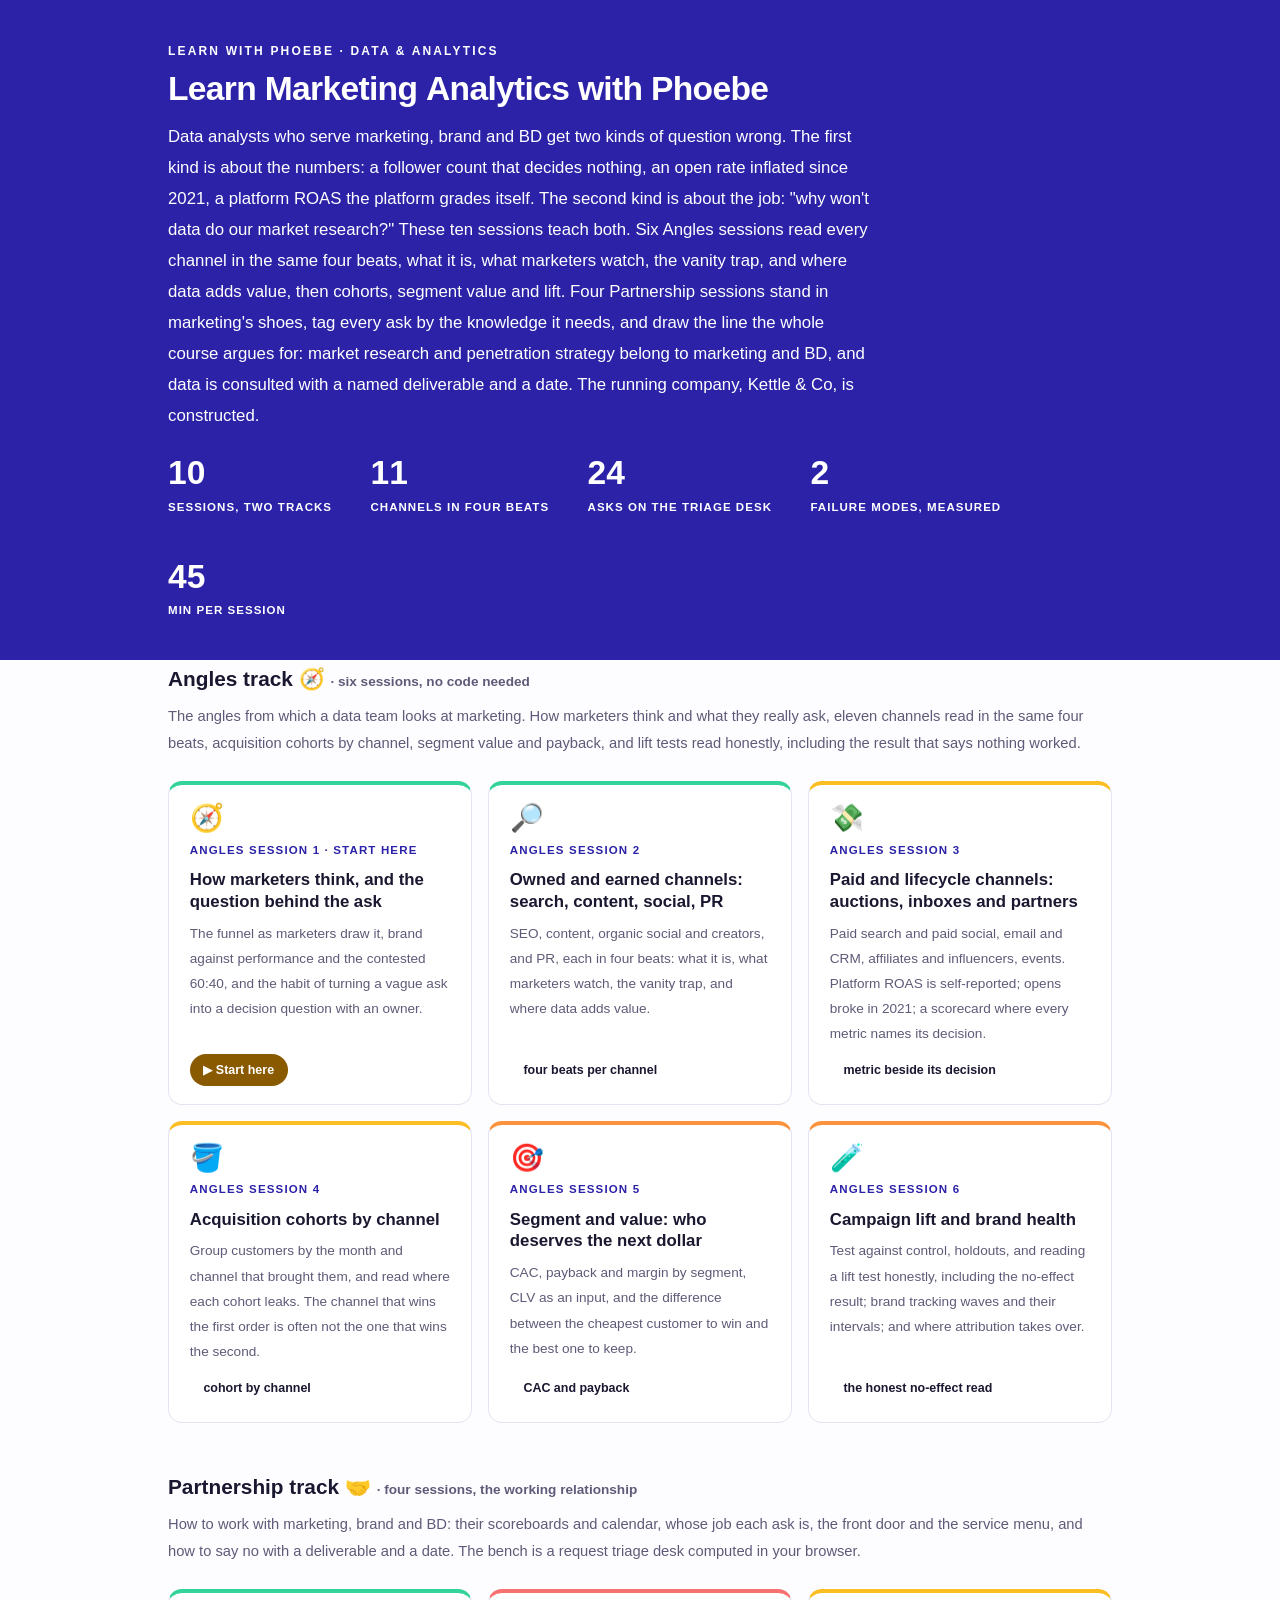
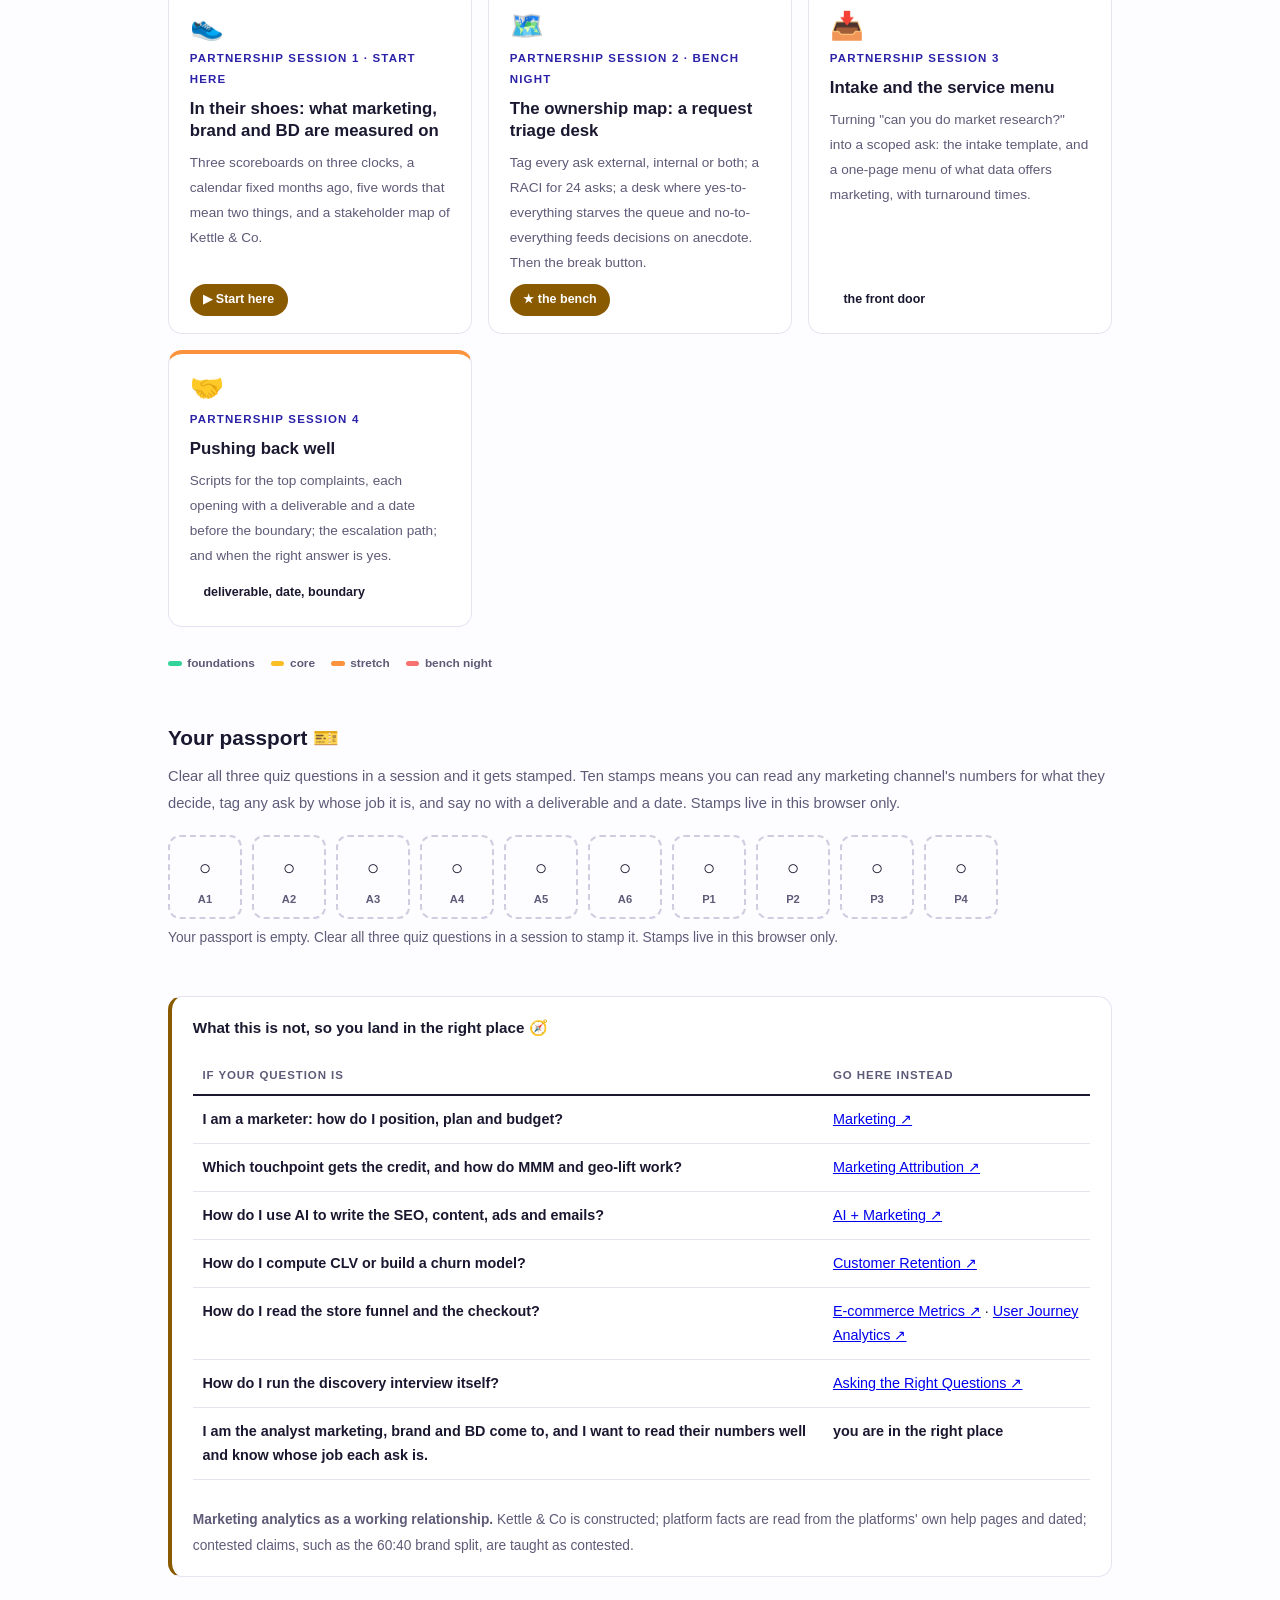
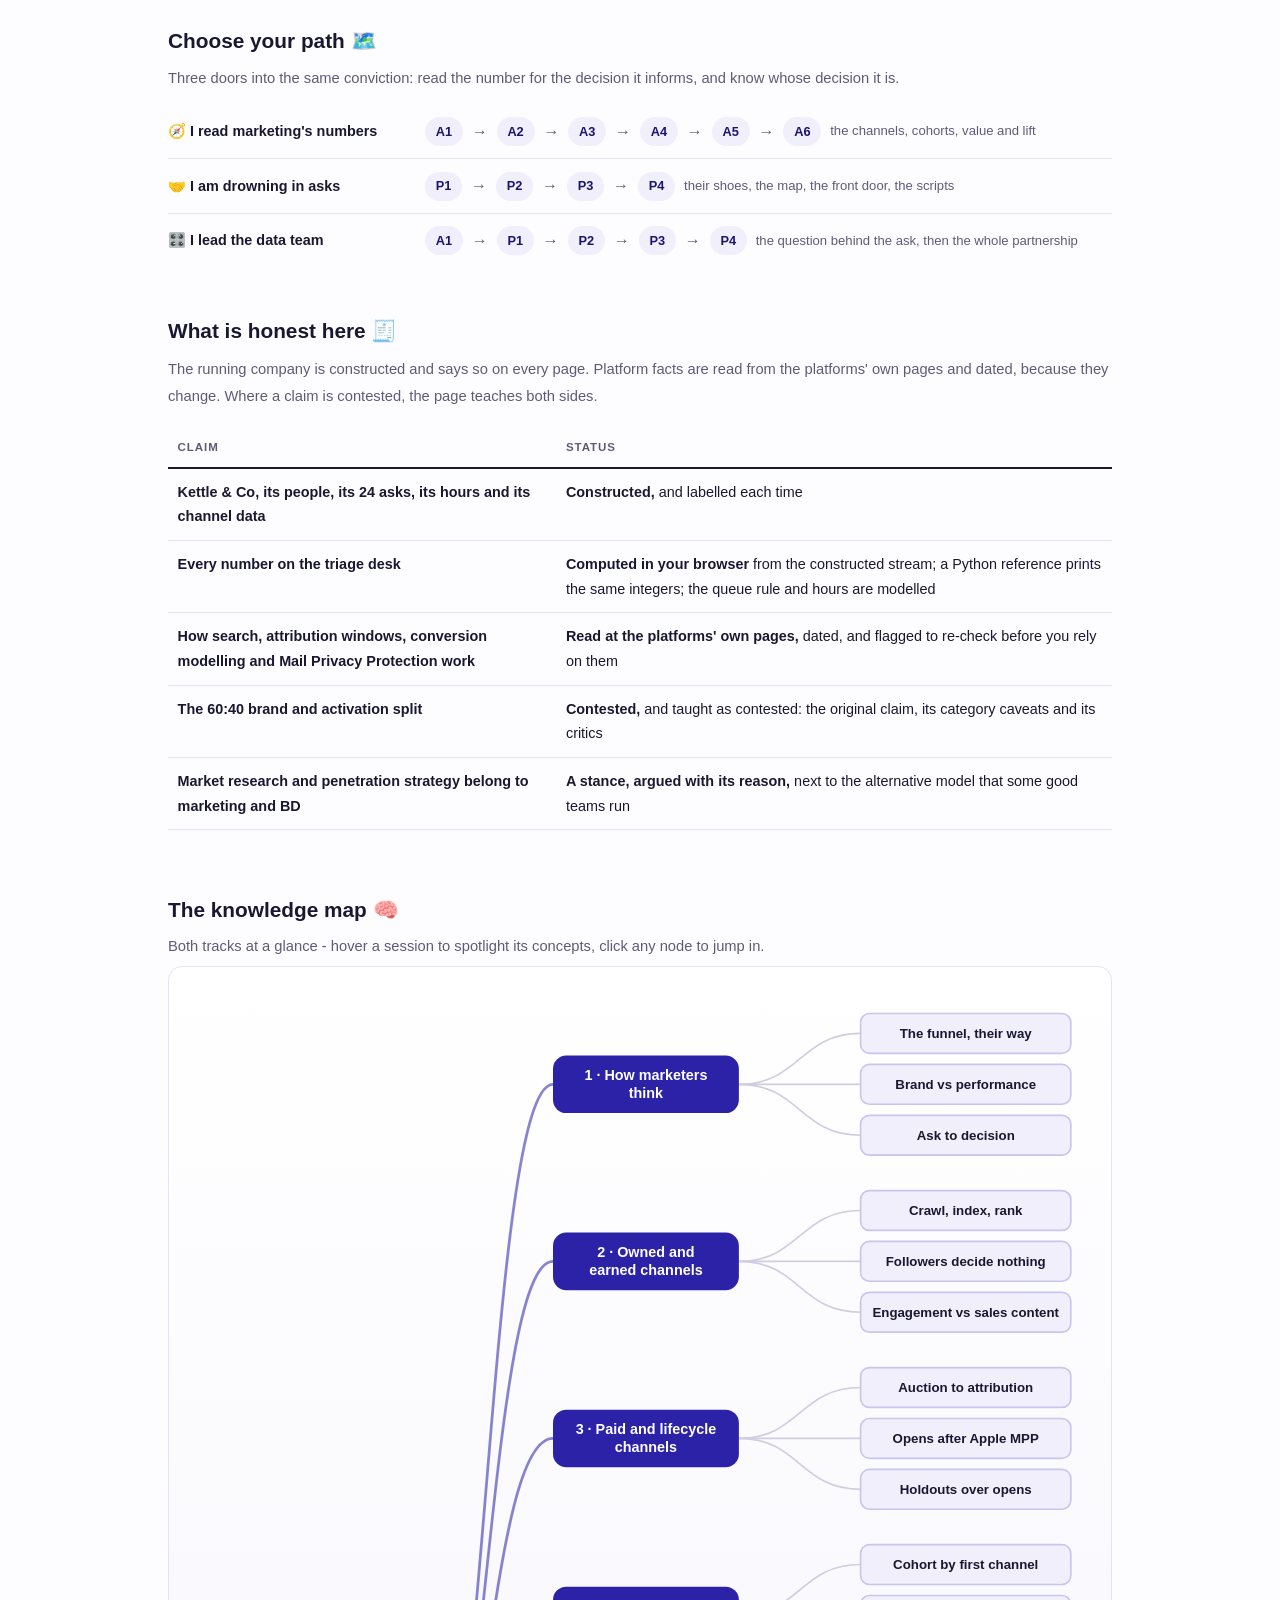
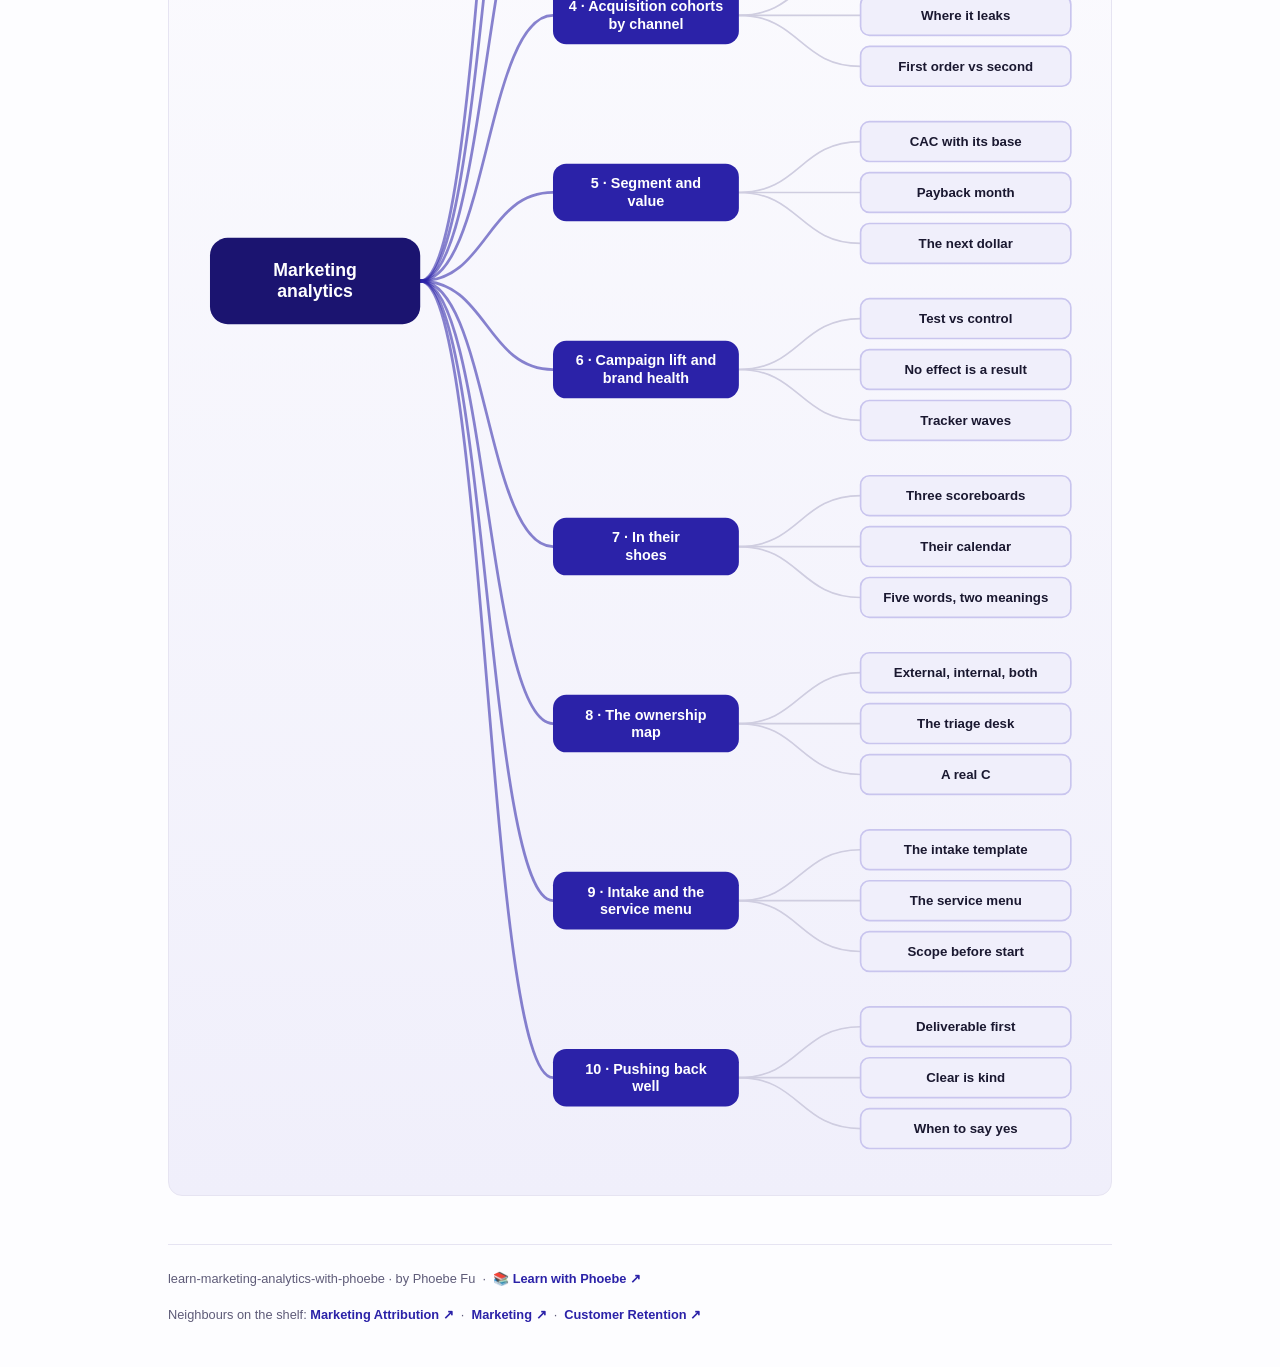
<file: index.html>
<!DOCTYPE html>
<html lang="en">
<head>
<meta charset="UTF-8">
<meta name="viewport" content="width=device-width, initial-scale=1.0">
<!-- social:start -->
<meta name="description" content="Marketing analytics for data teams. Six Angles sessions on how to look at marketing (how marketers think, owned and earned channels, paid and lifecycle channels, acquisition cohorts by channel, segment and value, campaign lift and brand health) and four Partnership sessions on working with marketing, brand and BD (their scoreboards, the ownership map and a request triage desk, intake and a service menu, pushing back well). Free, by Phoebe Fu.">
<meta property="og:type" content="website">
<meta property="og:site_name" content="Learn with Phoebe">
<meta property="og:title" content="Learn Marketing Analytics with Phoebe">
<meta property="og:description" content="Read every channel in four beats, and know whose job each ask is. A triage desk where saying yes to everything starves the queue and saying no to everything feeds decisions on anecdote.">
<meta property="og:url" content="https://phoebefu6.github.io/learn-marketing-analytics-with-phoebe/">
<meta property="og:image" content="https://phoebefu6.github.io/learn-marketing-analytics-with-phoebe/assets/og-cover.png">
<meta property="og:image:width" content="1200">
<meta property="og:image:height" content="630">
<meta name="twitter:card" content="summary_large_image">
<meta name="twitter:title" content="Learn Marketing Analytics with Phoebe">
<meta name="twitter:description" content="Two tracks: the angles on marketing, and the partnership with marketing, brand and BD.">
<meta name="twitter:image" content="https://phoebefu6.github.io/learn-marketing-analytics-with-phoebe/assets/og-cover.png">
<!-- social:end -->
<title>Learn Marketing Analytics with Phoebe</title>
<link rel="stylesheet" href="assets/style.css?v=21">
<style>

  .stats-row { display: flex; gap: 2.4rem; margin-top: 1.5rem; flex-wrap: wrap; }
  .stat b { display: block; font-size: 2.1rem; font-weight: 800; line-height: 1.05; font-variant-numeric: tabular-nums; }
  .stat span { font-size: .72rem; opacity: 1; text-transform: uppercase; letter-spacing: .09em; font-weight: 600; }

  .course-grid { display: grid; grid-template-columns: repeat(auto-fit, minmax(17rem, 1fr)); gap: 1rem; margin-top: 1.5rem; }
  .course-card {
    border: 1px solid var(--hairline);
    border-top: 4px solid var(--diff, var(--indigo));
    border-radius: var(--radius);
    padding: 1.2rem 1.3rem 1.1rem;
    display: flex;
    flex-direction: column;
    gap: .5rem;
    text-decoration: none;
    color: var(--ink);
    background: #fff;
    transition: box-shadow .15s ease, border-color .15s ease, transform .15s ease;
    position: relative;
  }
  .course-card:hover { border-color: var(--indigo-soft); border-top-color: var(--diff, var(--indigo)); box-shadow: 0 8px 28px rgba(var(--shadow-rgb),.16); transform: translateY(-3px); }
  .course-card .cicon { font-size: 1.7rem; line-height: 1; }
  .course-card .cnum { font-size: .72rem; font-weight: 700; color: var(--indigo); text-transform: uppercase; letter-spacing: .1em; }
  .course-card h3 { font-size: 1.05rem; font-weight: 800; line-height: 1.3; }
  .course-card p { font-size: .85rem; color: var(--muted); flex: 1; }
  .course-card .meta { display: flex; gap: .4rem; flex-wrap: wrap; }

  .diff-legend { display: flex; gap: 1rem; margin-top: 1.6rem; font-size: .74rem; color: var(--muted); font-weight: 600; flex-wrap: wrap; }
  .diff-legend i { display: inline-block; width: .85rem; height: .35rem; border-radius: 999px; margin-right: .35rem; vertical-align: middle; }

  .paths { margin-top: 2.6rem; }
  .paths h2 { font-size: 1.3rem; font-weight: 800; margin-bottom: .3rem; }
  .paths .plede { color: var(--muted); font-size: .92rem; margin-bottom: .8rem; }
  .path { display: flex; gap: .55rem; align-items: center; padding: .75rem 0; border-bottom: .5px solid var(--hairline); flex-wrap: wrap; }
  .path:last-child { border-bottom: none; }
  .path b { min-width: 15.5rem; font-size: .9rem; }
  .path .pstep { background: var(--indigo-50); color: var(--indigo-deep); border-radius: 999px; padding: .16rem .68rem; font-weight: 700; font-size: .8rem; text-decoration: none; transition: all .12s ease; }
  .path .pstep:hover { background: var(--indigo); color: #fff; }
  .path .parr { color: var(--muted); font-weight: 700; }

  .mm-section { margin-top: 1.6rem; }
  .mm-section h2 { font-size: 1.3rem; font-weight: 800; margin-bottom: .2rem; }
  .mm-section .mm-lede { color: var(--muted); font-size: .92rem; margin-bottom: .4rem; }
  .mm-wrap { border: 1px solid var(--hairline); border-radius: var(--radius); background: linear-gradient(180deg,#fff,var(--indigo-50)); padding: .6rem; overflow-x: auto; }
  .mm-svg { width: 100%; height: auto; display: block; max-width: 60rem; margin: 0 auto; min-width: 34rem; }
  .mm-link { cursor: pointer; text-decoration: none; }
  .mm-node rect { transition: opacity .15s ease, filter .15s ease; }
  .mm-node text { pointer-events: none; }
  .mm-link:hover .mm-node rect { filter: brightness(1.06); }
  .mm-edge { transition: opacity .15s ease; }

  .not-this { border: 1px solid var(--hairline); border-left: 4px solid var(--clay); border-radius: var(--radius); background: #fff; padding: 1.1rem 1.3rem; margin-top: 1.2rem; }
  .not-this h3 { font-size: .95rem; font-weight: 800; margin-bottom: .5rem; }
</style>
</head>
<body>
<header class="masthead">
  <div class="wrap">
    <div class="eyebrow">Learn with Phoebe · Data &amp; Analytics</div>
    <h1>Learn <span class="accent">Marketing Analytics</span> with Phoebe</h1>
    <p class="sub">Data analysts who serve marketing, brand and BD get two kinds of question wrong. The first kind is about the numbers: a follower count that decides nothing, an open rate inflated since 2021, a platform ROAS the platform grades itself. The second kind is about the job: "why won't data do our market research?" These ten sessions teach both. Six Angles sessions read every channel in the same four beats, what it is, what marketers watch, the vanity trap, and where data adds value, then cohorts, segment value and lift. Four Partnership sessions stand in marketing's shoes, tag every ask by the knowledge it needs, and draw the line the whole course argues for: market research and penetration strategy belong to marketing and BD, and data is consulted with a named deliverable and a date. The running company, Kettle &amp; Co, is constructed.</p>
    <div class="stats-row">
      <div class="stat"><b data-count="10">10</b><span>sessions, two tracks</span></div>
      <div class="stat"><b data-count="11">11</b><span>channels in four beats</span></div>
      <div class="stat"><b data-count="24">24</b><span>asks on the triage desk</span></div>
      <div class="stat"><b data-count="2">2</b><span>failure modes, measured</span></div>
      <div class="stat"><b data-count="45">45</b><span>min per session</span></div>
    </div>
  </div>
</header>

<main class="wrap">

  <section class="section">
    <div class="paths" style="margin-top:0">
      <h2>Angles track 🧭 <span style="font-size:.85rem;font-weight:600;color:var(--muted)">· six sessions, no code needed</span></h2>
      <p class="plede">The angles from which a data team looks at marketing. How marketers think and what they really ask, eleven channels read in the same four beats, acquisition cohorts by channel, segment value and payback, and lift tests read honestly, including the result that says nothing worked.</p>
    </div>
    <div class="course-grid">
      <a class="course-card" href="courses/a1-how-marketers-think.html" style="--diff:#34D399"><span class="cicon">🧭</span><span class="cnum">Angles session 1 · start here</span><h3>How marketers think, and the question behind the ask</h3><p>The funnel as marketers draw it, brand against performance and the contested 60:40, and the habit of turning a vague ask into a decision question with an owner.</p><span class="meta"><span class="pill amber">▶ Start here</span></span></a>
      <a class="course-card" href="courses/a2-owned-and-earned-channels.html" style="--diff:#34D399"><span class="cicon">🔎</span><span class="cnum">Angles session 2</span><h3>Owned and earned channels: search, content, social, PR</h3><p>SEO, content, organic social and creators, and PR, each in four beats: what it is, what marketers watch, the vanity trap, and where data adds value.</p><span class="meta"><span class="pill">four beats per channel</span></span></a>
      <a class="course-card" href="courses/a3-paid-and-lifecycle-channels.html" style="--diff:#FBBF24"><span class="cicon">💸</span><span class="cnum">Angles session 3</span><h3>Paid and lifecycle channels: auctions, inboxes and partners</h3><p>Paid search and paid social, email and CRM, affiliates and influencers, events. Platform ROAS is self-reported; opens broke in 2021; a scorecard where every metric names its decision.</p><span class="meta"><span class="pill">metric beside its decision</span></span></a>
      <a class="course-card" href="courses/a4-acquisition-cohorts-by-channel.html" style="--diff:#FBBF24"><span class="cicon">🪣</span><span class="cnum">Angles session 4</span><h3>Acquisition cohorts by channel</h3><p>Group customers by the month and channel that brought them, and read where each cohort leaks. The channel that wins the first order is often not the one that wins the second.</p><span class="meta"><span class="pill">cohort by channel</span></span></a>
      <a class="course-card" href="courses/a5-segment-and-value.html" style="--diff:#FB923C"><span class="cicon">🎯</span><span class="cnum">Angles session 5</span><h3>Segment and value: who deserves the next dollar</h3><p>CAC, payback and margin by segment, CLV as an input, and the difference between the cheapest customer to win and the best one to keep.</p><span class="meta"><span class="pill">CAC and payback</span></span></a>
      <a class="course-card" href="courses/a6-campaign-lift-and-brand-health.html" style="--diff:#FB923C"><span class="cicon">🧪</span><span class="cnum">Angles session 6</span><h3>Campaign lift and brand health</h3><p>Test against control, holdouts, and reading a lift test honestly, including the no-effect result; brand tracking waves and their intervals; and where attribution takes over.</p><span class="meta"><span class="pill">the honest no-effect read</span></span></a>
    </div>
  </section>

  <section class="section">
    <div class="paths" style="margin-top:0">
      <h2>Partnership track 🤝 <span style="font-size:.85rem;font-weight:600;color:var(--muted)">· four sessions, the working relationship</span></h2>
      <p class="plede">How to work with marketing, brand and BD: their scoreboards and calendar, whose job each ask is, the front door and the service menu, and how to say no with a deliverable and a date. The bench is a request triage desk computed in your browser.</p>
    </div>
    <div class="course-grid">
      <a class="course-card" href="courses/p1-in-their-shoes.html" style="--diff:#34D399"><span class="cicon">👟</span><span class="cnum">Partnership session 1 · start here</span><h3>In their shoes: what marketing, brand and BD are measured on</h3><p>Three scoreboards on three clocks, a calendar fixed months ago, five words that mean two things, and a stakeholder map of Kettle &amp; Co.</p><span class="meta"><span class="pill amber">▶ Start here</span></span></a>
      <a class="course-card" href="courses/p2-the-ownership-map.html" style="--diff:#F87171"><span class="cicon">🗺️</span><span class="cnum">Partnership session 2 · bench night</span><h3>The ownership map: a request triage desk</h3><p>Tag every ask external, internal or both; a RACI for 24 asks; a desk where yes-to-everything starves the queue and no-to-everything feeds decisions on anecdote. Then the break button.</p><span class="meta"><span class="pill amber">★ the bench</span></span></a>
      <a class="course-card" href="courses/p3-intake-and-the-service-menu.html" style="--diff:#FBBF24"><span class="cicon">📥</span><span class="cnum">Partnership session 3</span><h3>Intake and the service menu</h3><p>Turning "can you do market research?" into a scoped ask: the intake template, and a one-page menu of what data offers marketing, with turnaround times.</p><span class="meta"><span class="pill">the front door</span></span></a>
      <a class="course-card" href="courses/p4-pushing-back-well.html" style="--diff:#FB923C"><span class="cicon">🤝</span><span class="cnum">Partnership session 4</span><h3>Pushing back well</h3><p>Scripts for the top complaints, each opening with a deliverable and a date before the boundary; the escalation path; and when the right answer is yes.</p><span class="meta"><span class="pill">deliverable, date, boundary</span></span></a>
    </div>
    <div class="diff-legend">
      <span><i style="background:#34D399"></i>foundations</span>
      <span><i style="background:#FBBF24"></i>core</span>
      <span><i style="background:#FB923C"></i>stretch</span>
      <span><i style="background:#F87171"></i>bench night</span>
    </div>
  </section>

  <section class="section">
    <div class="paths" style="margin-top:0">
      <h2>Your passport 🎫</h2>
      <p class="plede">Clear all three quiz questions in a session and it gets stamped. Ten stamps means you can read any marketing channel's numbers for what they decide, tag any ask by whose job it is, and say no with a deliverable and a date. Stamps live in this browser only.</p>
    </div>
    <div class="pp-strip"></div>
  </section>

  <section class="section">
    <div class="not-this">
      <h3>What this is not, so you land in the right place 🧭</h3>
      <table class="clean">
        <tr><th>If your question is</th><th>Go here instead</th></tr>
        <tr><td>I am a marketer: how do I position, plan and budget?</td><td><a href="https://phoebefu6.github.io/learn-marketing-with-phoebe/">Marketing ↗</a></td></tr>
        <tr><td>Which touchpoint gets the credit, and how do MMM and geo-lift work?</td><td><a href="https://phoebefu6.github.io/learn-marketing-attribution-with-phoebe/">Marketing Attribution ↗</a></td></tr>
        <tr><td>How do I use AI to write the SEO, content, ads and emails?</td><td><a href="https://phoebefu6.github.io/learn-ai-marketing-with-phoebe/">AI + Marketing ↗</a></td></tr>
        <tr><td>How do I compute CLV or build a churn model?</td><td><a href="https://phoebefu6.github.io/learn-customer-retention-with-phoebe/">Customer Retention ↗</a></td></tr>
        <tr><td>How do I read the store funnel and the checkout?</td><td><a href="https://phoebefu6.github.io/learn-ecommerce-metrics-with-phoebe/">E-commerce Metrics ↗</a> · <a href="https://phoebefu6.github.io/learn-user-journey-analytics-with-phoebe/">User Journey Analytics ↗</a></td></tr>
        <tr><td>How do I run the discovery interview itself?</td><td><a href="https://phoebefu6.github.io/learn-asking-right-questions-as-da-with-phoebe/">Asking the Right Questions ↗</a></td></tr>
        <tr><td><strong>I am the analyst marketing, brand and BD come to, and I want to read their numbers well and know whose job each ask is.</strong></td><td><strong>you are in the right place</strong></td></tr>
      </table>
      <p style="margin-top:.7rem;font-size:.86rem;color:var(--muted)"><strong>Marketing analytics as a working relationship.</strong> Kettle &amp; Co is constructed; platform facts are read from the platforms' own help pages and dated; contested claims, such as the 60:40 brand split, are taught as contested.</p>
    </div>
  </section>

  <section class="section">
    <div class="paths">
      <h2>Choose your path 🗺️</h2>
      <p class="plede">Three doors into the same conviction: read the number for the decision it informs, and know whose decision it is.</p>
      <div class="path"><b>🧭 I read marketing's numbers</b>
        <a class="pstep" href="courses/a1-how-marketers-think.html">A1</a><span class="parr">→</span><a class="pstep" href="courses/a2-owned-and-earned-channels.html">A2</a><span class="parr">→</span><a class="pstep" href="courses/a3-paid-and-lifecycle-channels.html">A3</a><span class="parr">→</span><a class="pstep" href="courses/a4-acquisition-cohorts-by-channel.html">A4</a><span class="parr">→</span><a class="pstep" href="courses/a5-segment-and-value.html">A5</a><span class="parr">→</span><a class="pstep" href="courses/a6-campaign-lift-and-brand-health.html">A6</a>
        <span style="font-size:.82rem;color:var(--muted)">the channels, cohorts, value and lift</span>
      </div>
      <div class="path"><b>🤝 I am drowning in asks</b>
        <a class="pstep" href="courses/p1-in-their-shoes.html">P1</a><span class="parr">→</span><a class="pstep" href="courses/p2-the-ownership-map.html">P2</a><span class="parr">→</span><a class="pstep" href="courses/p3-intake-and-the-service-menu.html">P3</a><span class="parr">→</span><a class="pstep" href="courses/p4-pushing-back-well.html">P4</a>
        <span style="font-size:.82rem;color:var(--muted)">their shoes, the map, the front door, the scripts</span>
      </div>
      <div class="path"><b>🎛️ I lead the data team</b>
        <a class="pstep" href="courses/a1-how-marketers-think.html">A1</a><span class="parr">→</span><a class="pstep" href="courses/p1-in-their-shoes.html">P1</a><span class="parr">→</span><a class="pstep" href="courses/p2-the-ownership-map.html">P2</a><span class="parr">→</span><a class="pstep" href="courses/p3-intake-and-the-service-menu.html">P3</a><span class="parr">→</span><a class="pstep" href="courses/p4-pushing-back-well.html">P4</a>
        <span style="font-size:.82rem;color:var(--muted)">the question behind the ask, then the whole partnership</span>
      </div>
    </div>
  </section>

  <section class="section">
    <div class="paths" style="margin-top:0">
      <h2>What is honest here 🧾</h2>
      <p class="plede">The running company is constructed and says so on every page. Platform facts are read from the platforms' own pages and dated, because they change. Where a claim is contested, the page teaches both sides.</p>
    </div>
    <table class="clean">
      <tr><th>Claim</th><th>Status</th></tr>
      <tr><td>Kettle &amp; Co, its people, its 24 asks, its hours and its channel data</td><td><strong>Constructed,</strong> and labelled each time</td></tr>
      <tr><td>Every number on the triage desk</td><td><strong>Computed in your browser</strong> from the constructed stream; a Python reference prints the same integers; the queue rule and hours are modelled</td></tr>
      <tr><td>How search, attribution windows, conversion modelling and Mail Privacy Protection work</td><td><strong>Read at the platforms' own pages,</strong> dated, and flagged to re-check before you rely on them</td></tr>
      <tr><td>The 60:40 brand and activation split</td><td><strong>Contested,</strong> and taught as contested: the original claim, its category caveats and its critics</td></tr>
      <tr><td>Market research and penetration strategy belong to marketing and BD</td><td><strong>A stance, argued with its reason,</strong> next to the alternative model that some good teams run</td></tr>
    </table>
  </section>

  <section class="section mm-section">
    <h2>The knowledge map 🧠</h2>
    <p class="mm-lede">Both tracks at a glance - hover a session to spotlight its concepts, click any node to jump in.</p>
    <div class="mm-wrap"><div id="mindmap"></div></div>
  </section>

  <footer class="pagefoot">
    <span>learn-marketing-analytics-with-phoebe · by Phoebe Fu &nbsp;·&nbsp; 📚 <a href="https://phoebefu6.github.io/learn-with-phoebe/">Learn with Phoebe ↗</a></span>
    <span>Neighbours on the shelf: <a href="https://phoebefu6.github.io/learn-marketing-attribution-with-phoebe/">Marketing Attribution ↗</a> &nbsp;·&nbsp; <a href="https://phoebefu6.github.io/learn-marketing-with-phoebe/">Marketing ↗</a> &nbsp;·&nbsp; <a href="https://phoebefu6.github.io/learn-customer-retention-with-phoebe/">Customer Retention ↗</a></span>
  </footer>

</main>

<script>
window.MINDMAP_DATA = {
  "title": "Marketing\nanalytics",
  "centerColor": "#1B1470",
  "sessions": [
    {
      "label": "How marketers\nthink",
      "href": "courses/a1-how-marketers-think.html",
      "color": "#34D399",
      "concepts": [
        {
          "label": "The funnel, their way",
          "href": "courses/a1-how-marketers-think.html"
        },
        {
          "label": "Brand vs performance",
          "href": "courses/a1-how-marketers-think.html"
        },
        {
          "label": "Ask to decision",
          "href": "courses/a1-how-marketers-think.html"
        }
      ]
    },
    {
      "label": "Owned and\nearned channels",
      "href": "courses/a2-owned-and-earned-channels.html",
      "color": "#34D399",
      "concepts": [
        {
          "label": "Crawl, index, rank",
          "href": "courses/a2-owned-and-earned-channels.html"
        },
        {
          "label": "Followers decide nothing",
          "href": "courses/a2-owned-and-earned-channels.html"
        },
        {
          "label": "Engagement vs sales content",
          "href": "courses/a2-owned-and-earned-channels.html"
        }
      ]
    },
    {
      "label": "Paid and lifecycle\nchannels",
      "href": "courses/a3-paid-and-lifecycle-channels.html",
      "color": "#FBBF24",
      "concepts": [
        {
          "label": "Auction to attribution",
          "href": "courses/a3-paid-and-lifecycle-channels.html"
        },
        {
          "label": "Opens after Apple MPP",
          "href": "courses/a3-paid-and-lifecycle-channels.html"
        },
        {
          "label": "Holdouts over opens",
          "href": "courses/a3-paid-and-lifecycle-channels.html"
        }
      ]
    },
    {
      "label": "Acquisition cohorts\nby channel",
      "href": "courses/a4-acquisition-cohorts-by-channel.html",
      "color": "#FBBF24",
      "concepts": [
        {
          "label": "Cohort by first channel",
          "href": "courses/a4-acquisition-cohorts-by-channel.html"
        },
        {
          "label": "Where it leaks",
          "href": "courses/a4-acquisition-cohorts-by-channel.html"
        },
        {
          "label": "First order vs second",
          "href": "courses/a4-acquisition-cohorts-by-channel.html"
        }
      ]
    },
    {
      "label": "Segment and\nvalue",
      "href": "courses/a5-segment-and-value.html",
      "color": "#FB923C",
      "concepts": [
        {
          "label": "CAC with its base",
          "href": "courses/a5-segment-and-value.html"
        },
        {
          "label": "Payback month",
          "href": "courses/a5-segment-and-value.html"
        },
        {
          "label": "The next dollar",
          "href": "courses/a5-segment-and-value.html"
        }
      ]
    },
    {
      "label": "Campaign lift and\nbrand health",
      "href": "courses/a6-campaign-lift-and-brand-health.html",
      "color": "#FB923C",
      "concepts": [
        {
          "label": "Test vs control",
          "href": "courses/a6-campaign-lift-and-brand-health.html"
        },
        {
          "label": "No effect is a result",
          "href": "courses/a6-campaign-lift-and-brand-health.html"
        },
        {
          "label": "Tracker waves",
          "href": "courses/a6-campaign-lift-and-brand-health.html"
        }
      ]
    },
    {
      "label": "In their\nshoes",
      "href": "courses/p1-in-their-shoes.html",
      "color": "#34D399",
      "concepts": [
        {
          "label": "Three scoreboards",
          "href": "courses/p1-in-their-shoes.html"
        },
        {
          "label": "Their calendar",
          "href": "courses/p1-in-their-shoes.html"
        },
        {
          "label": "Five words, two meanings",
          "href": "courses/p1-in-their-shoes.html"
        }
      ]
    },
    {
      "label": "The ownership\nmap",
      "href": "courses/p2-the-ownership-map.html",
      "color": "#F87171",
      "concepts": [
        {
          "label": "External, internal, both",
          "href": "courses/p2-the-ownership-map.html"
        },
        {
          "label": "The triage desk",
          "href": "courses/p2-the-ownership-map.html"
        },
        {
          "label": "A real C",
          "href": "courses/p2-the-ownership-map.html"
        }
      ]
    },
    {
      "label": "Intake and the\nservice menu",
      "href": "courses/p3-intake-and-the-service-menu.html",
      "color": "#FBBF24",
      "concepts": [
        {
          "label": "The intake template",
          "href": "courses/p3-intake-and-the-service-menu.html"
        },
        {
          "label": "The service menu",
          "href": "courses/p3-intake-and-the-service-menu.html"
        },
        {
          "label": "Scope before start",
          "href": "courses/p3-intake-and-the-service-menu.html"
        }
      ]
    },
    {
      "label": "Pushing back\nwell",
      "href": "courses/p4-pushing-back-well.html",
      "color": "#FB923C",
      "concepts": [
        {
          "label": "Deliverable first",
          "href": "courses/p4-pushing-back-well.html"
        },
        {
          "label": "Clear is kind",
          "href": "courses/p4-pushing-back-well.html"
        },
        {
          "label": "When to say yes",
          "href": "courses/p4-pushing-back-well.html"
        }
      ]
    }
  ]
};
</script>
<script src="assets/mindmap.js?v=1"></script>
<script src="assets/app.js?v=19"></script>
</body>
</html>
</file>
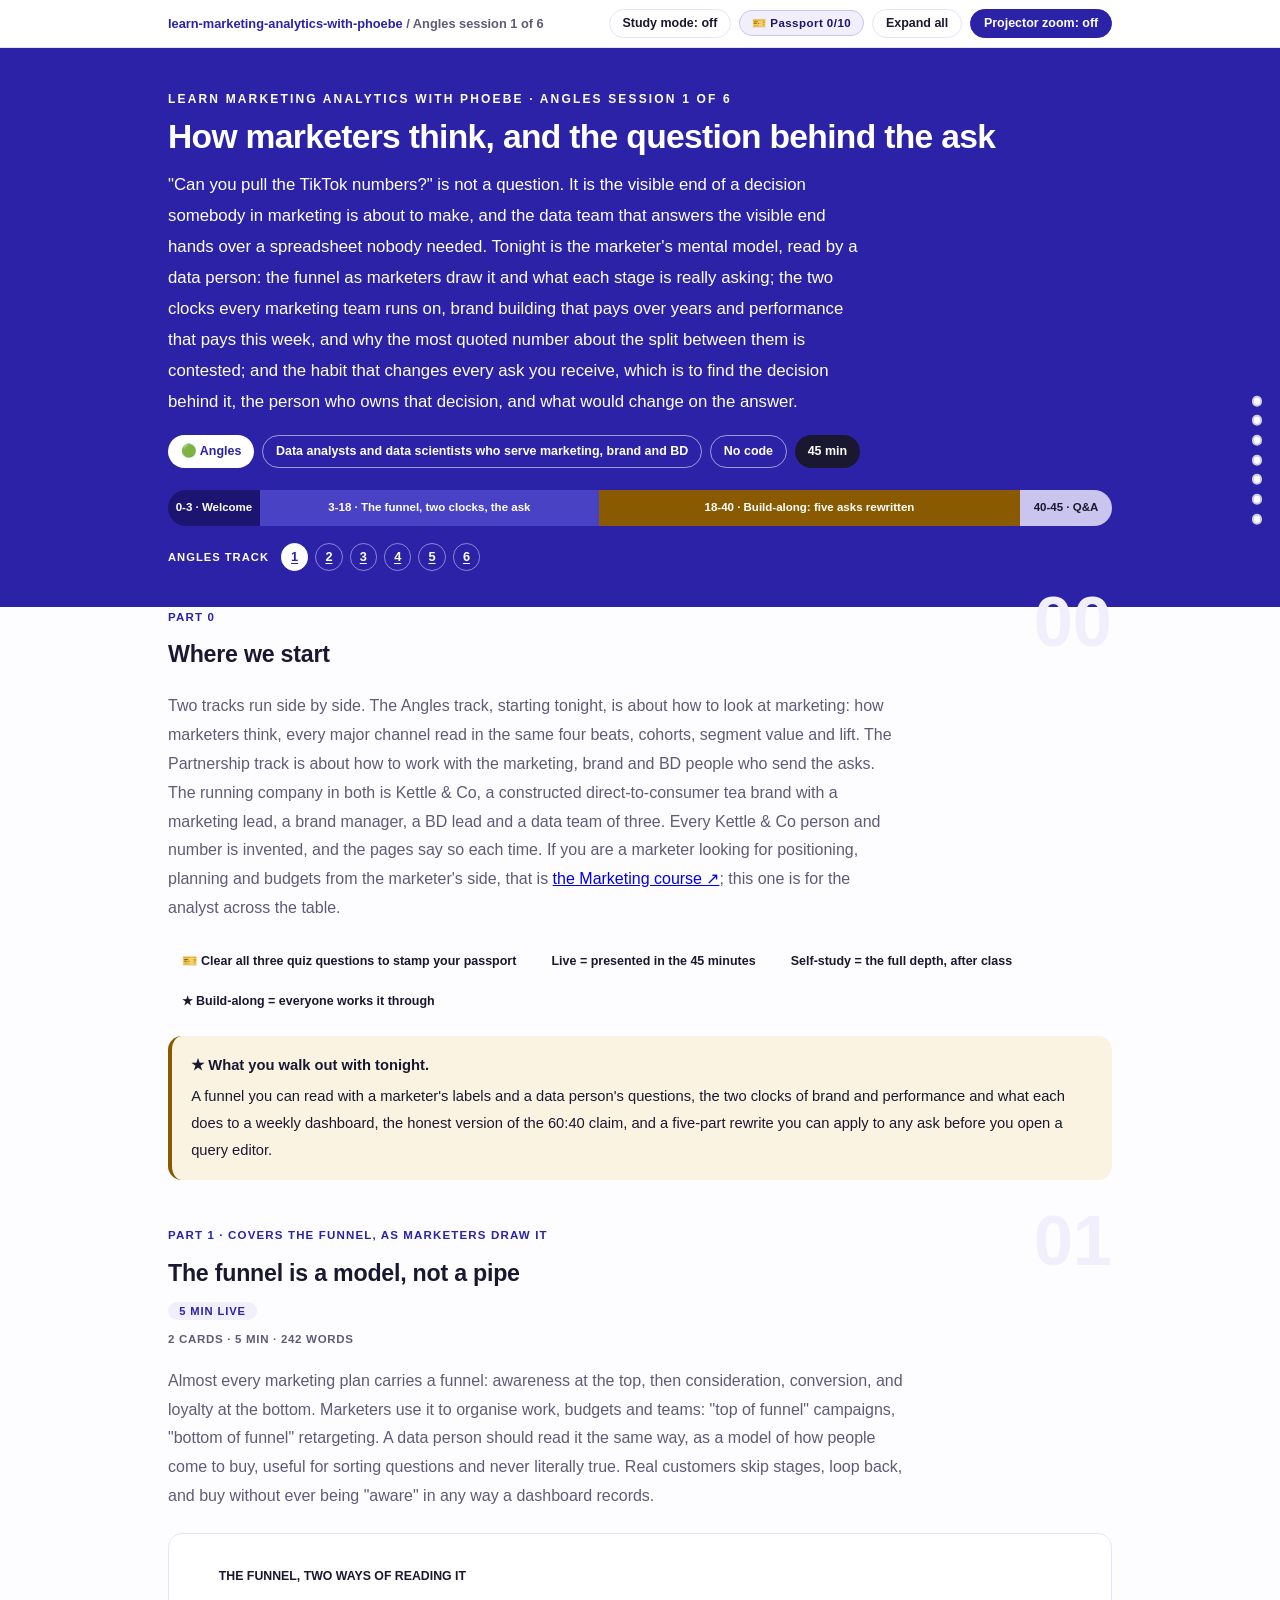
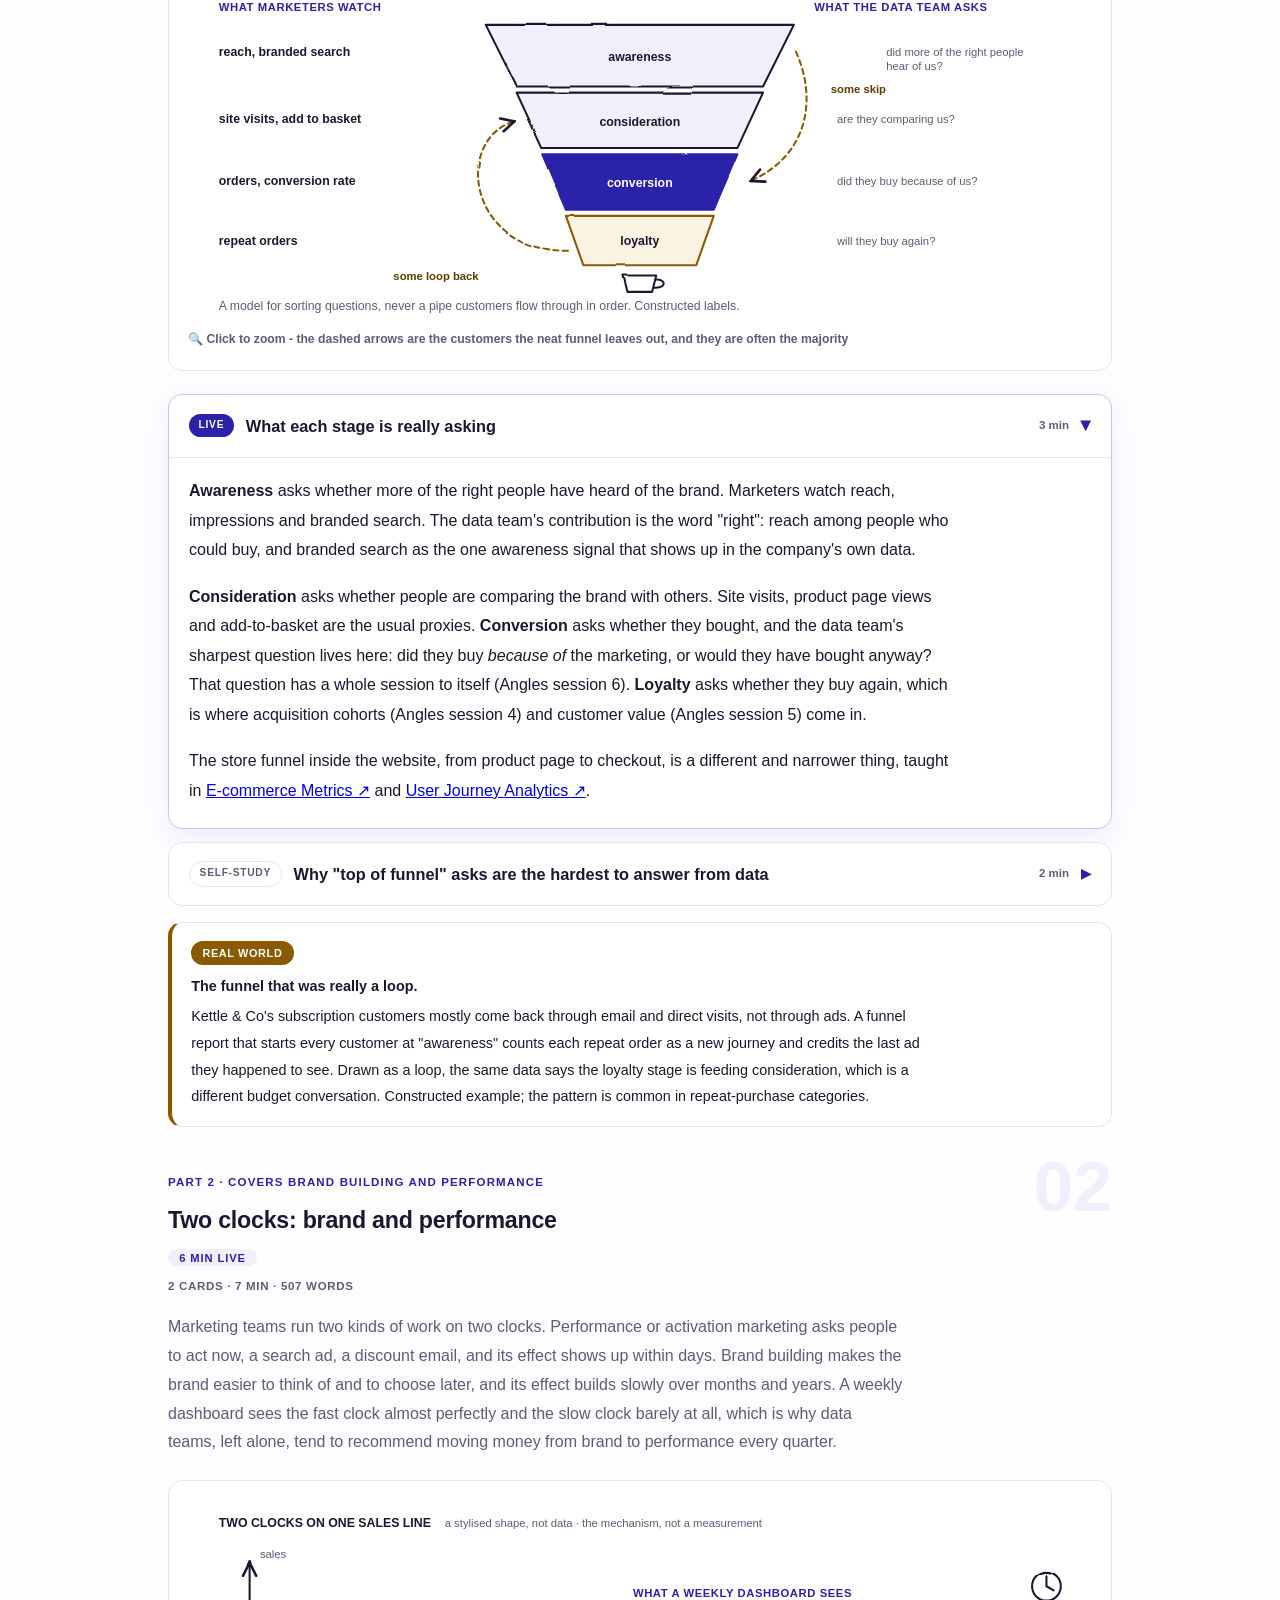
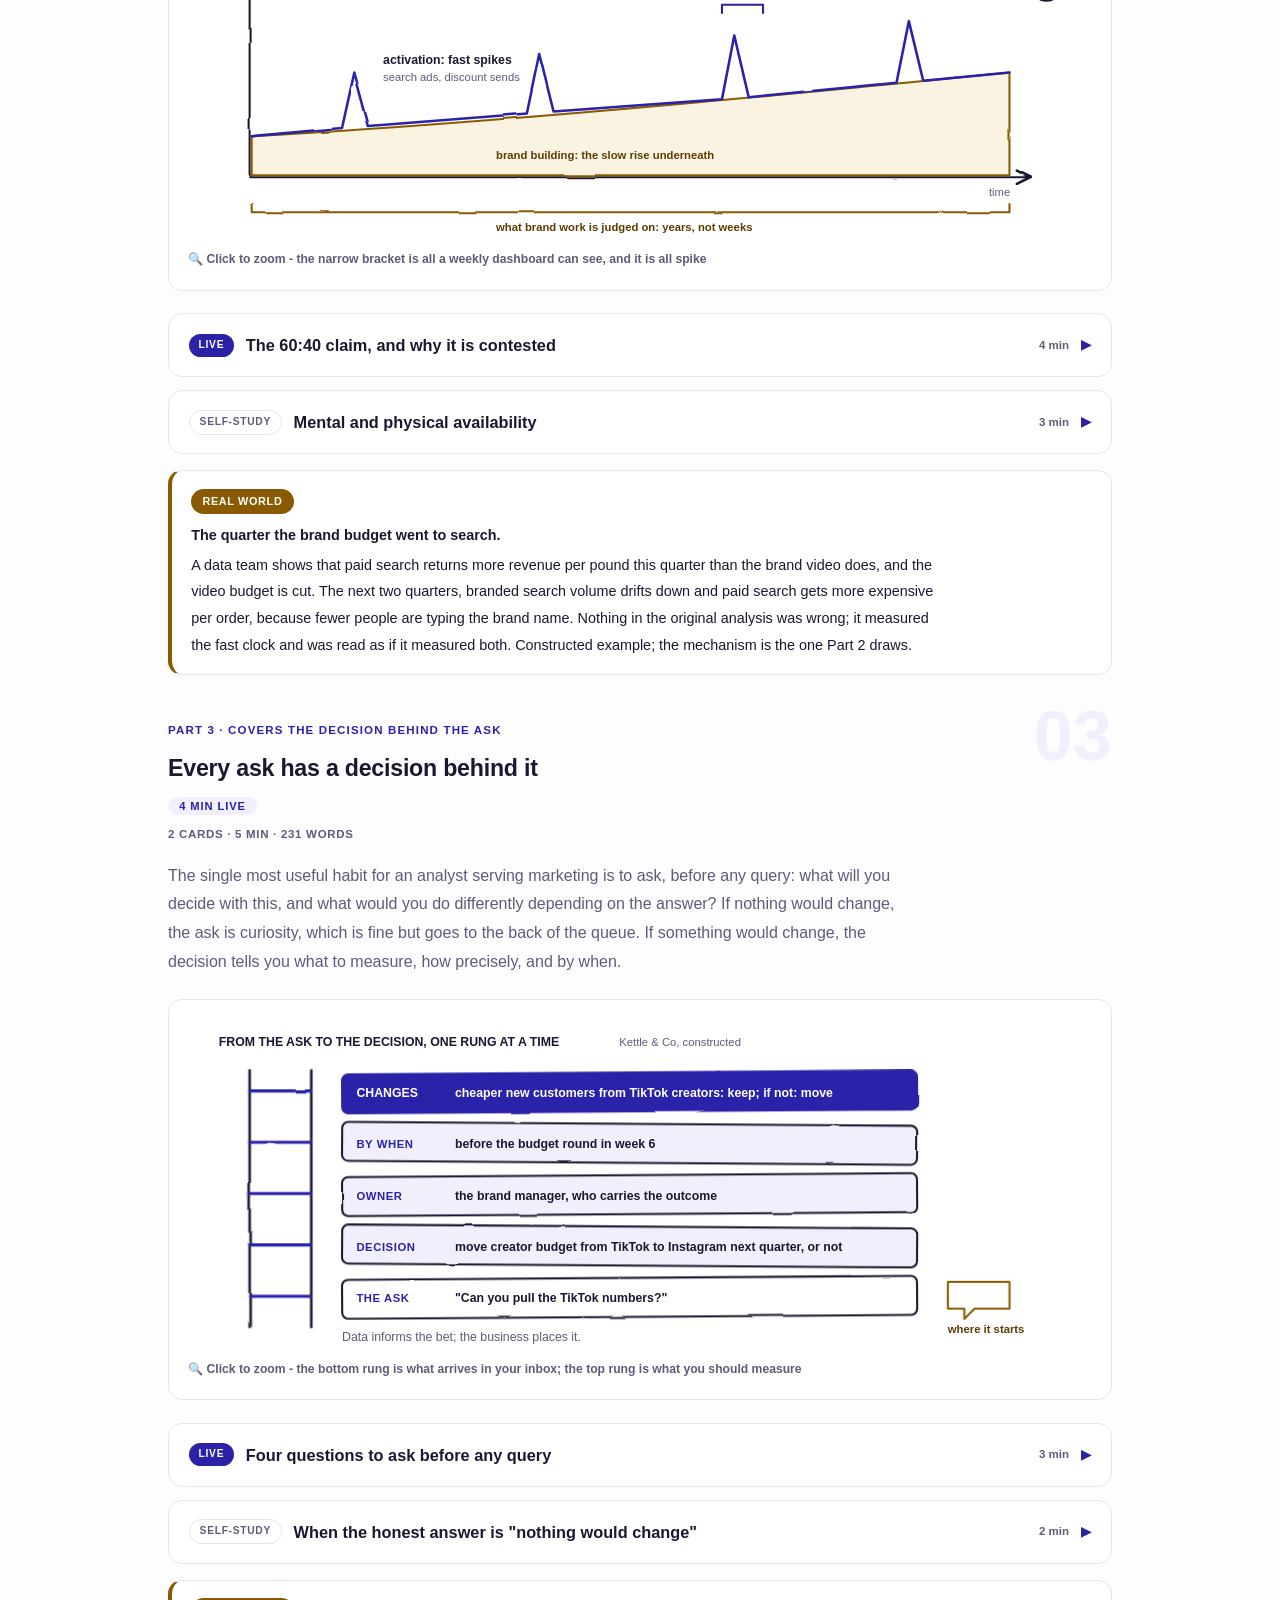
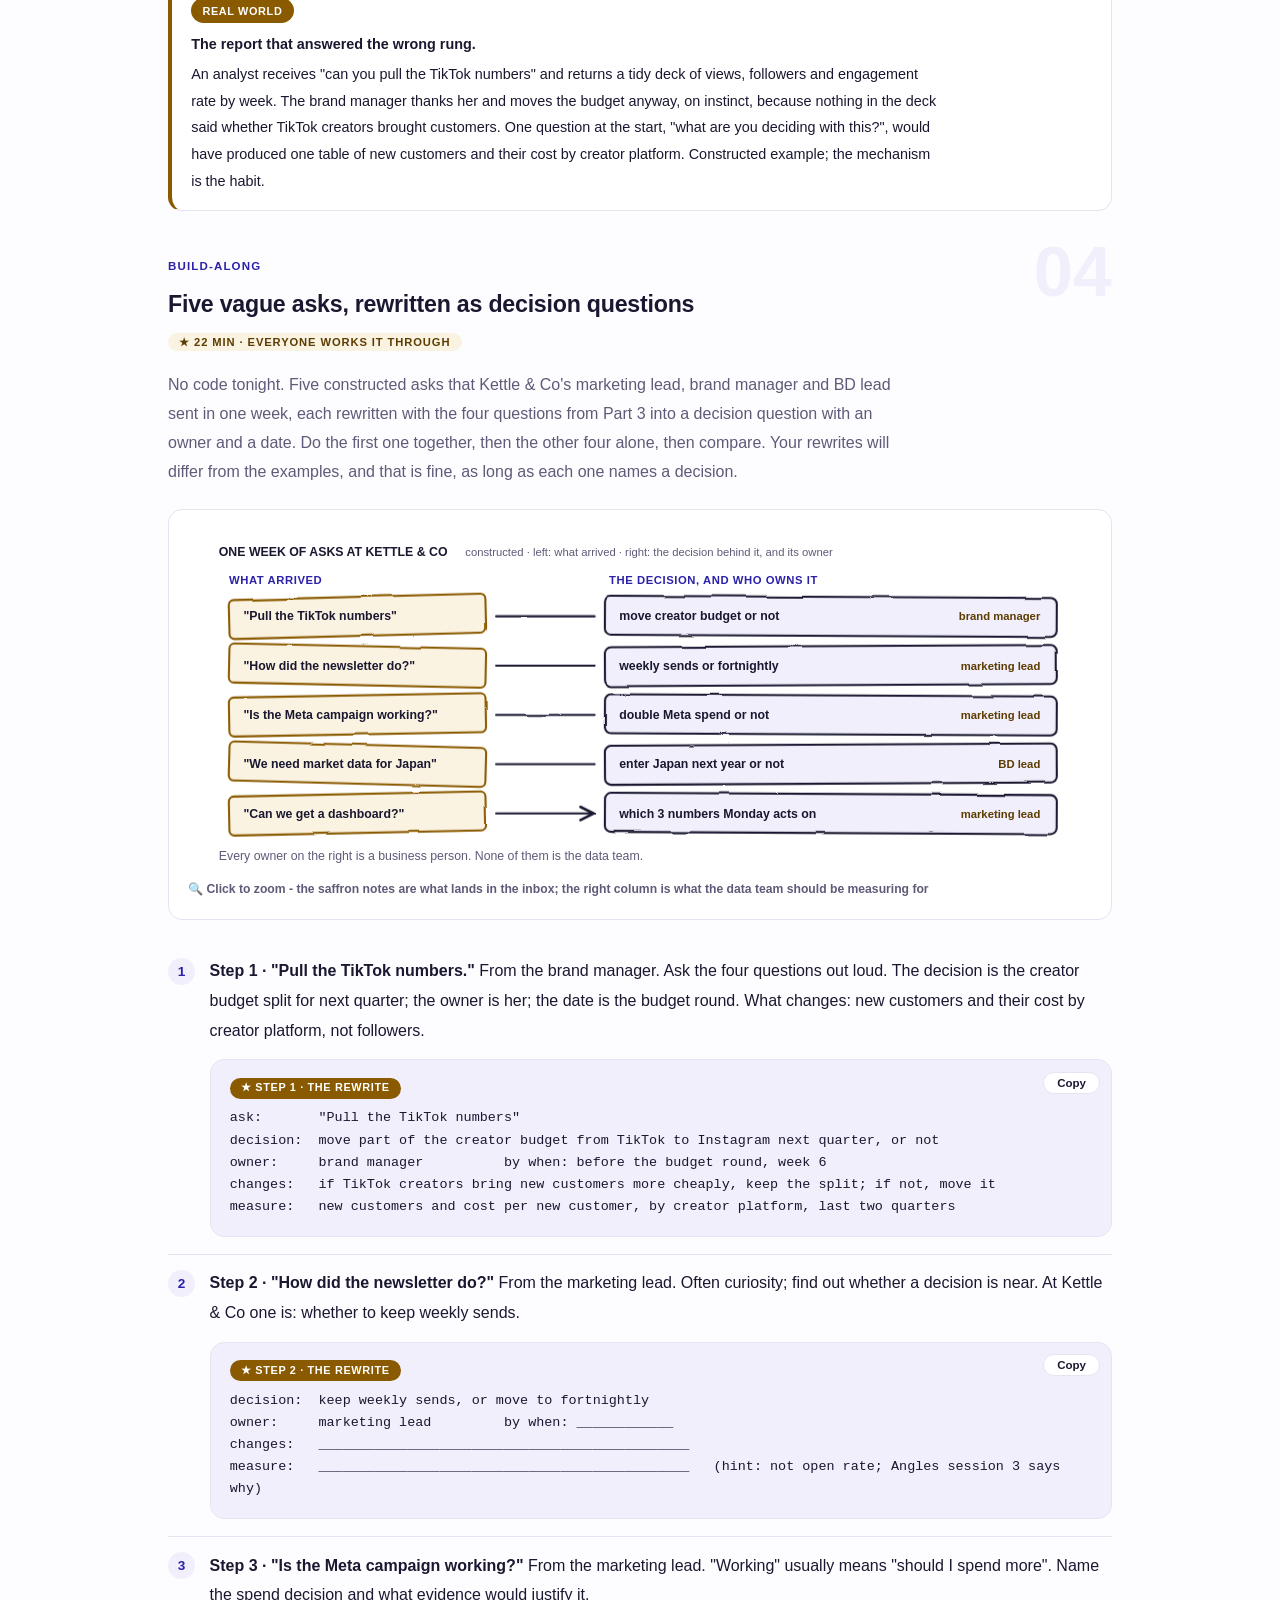
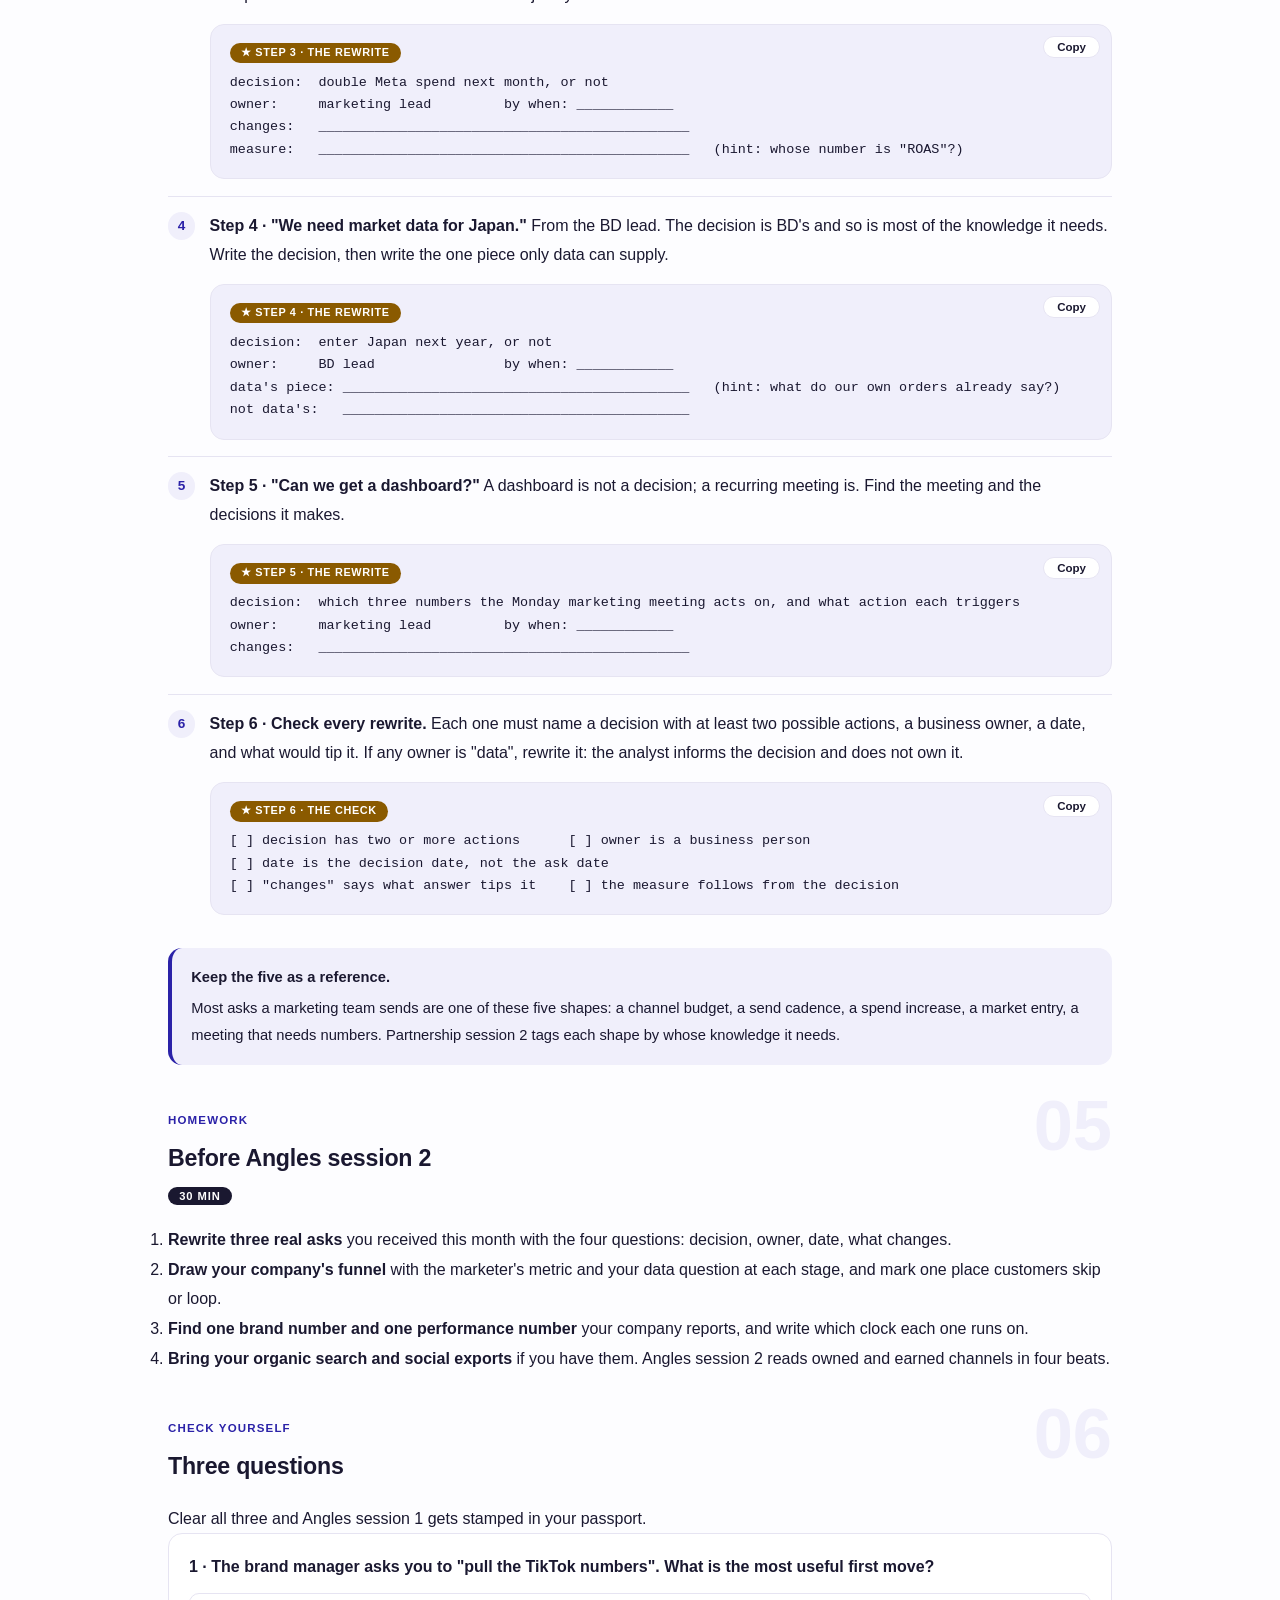
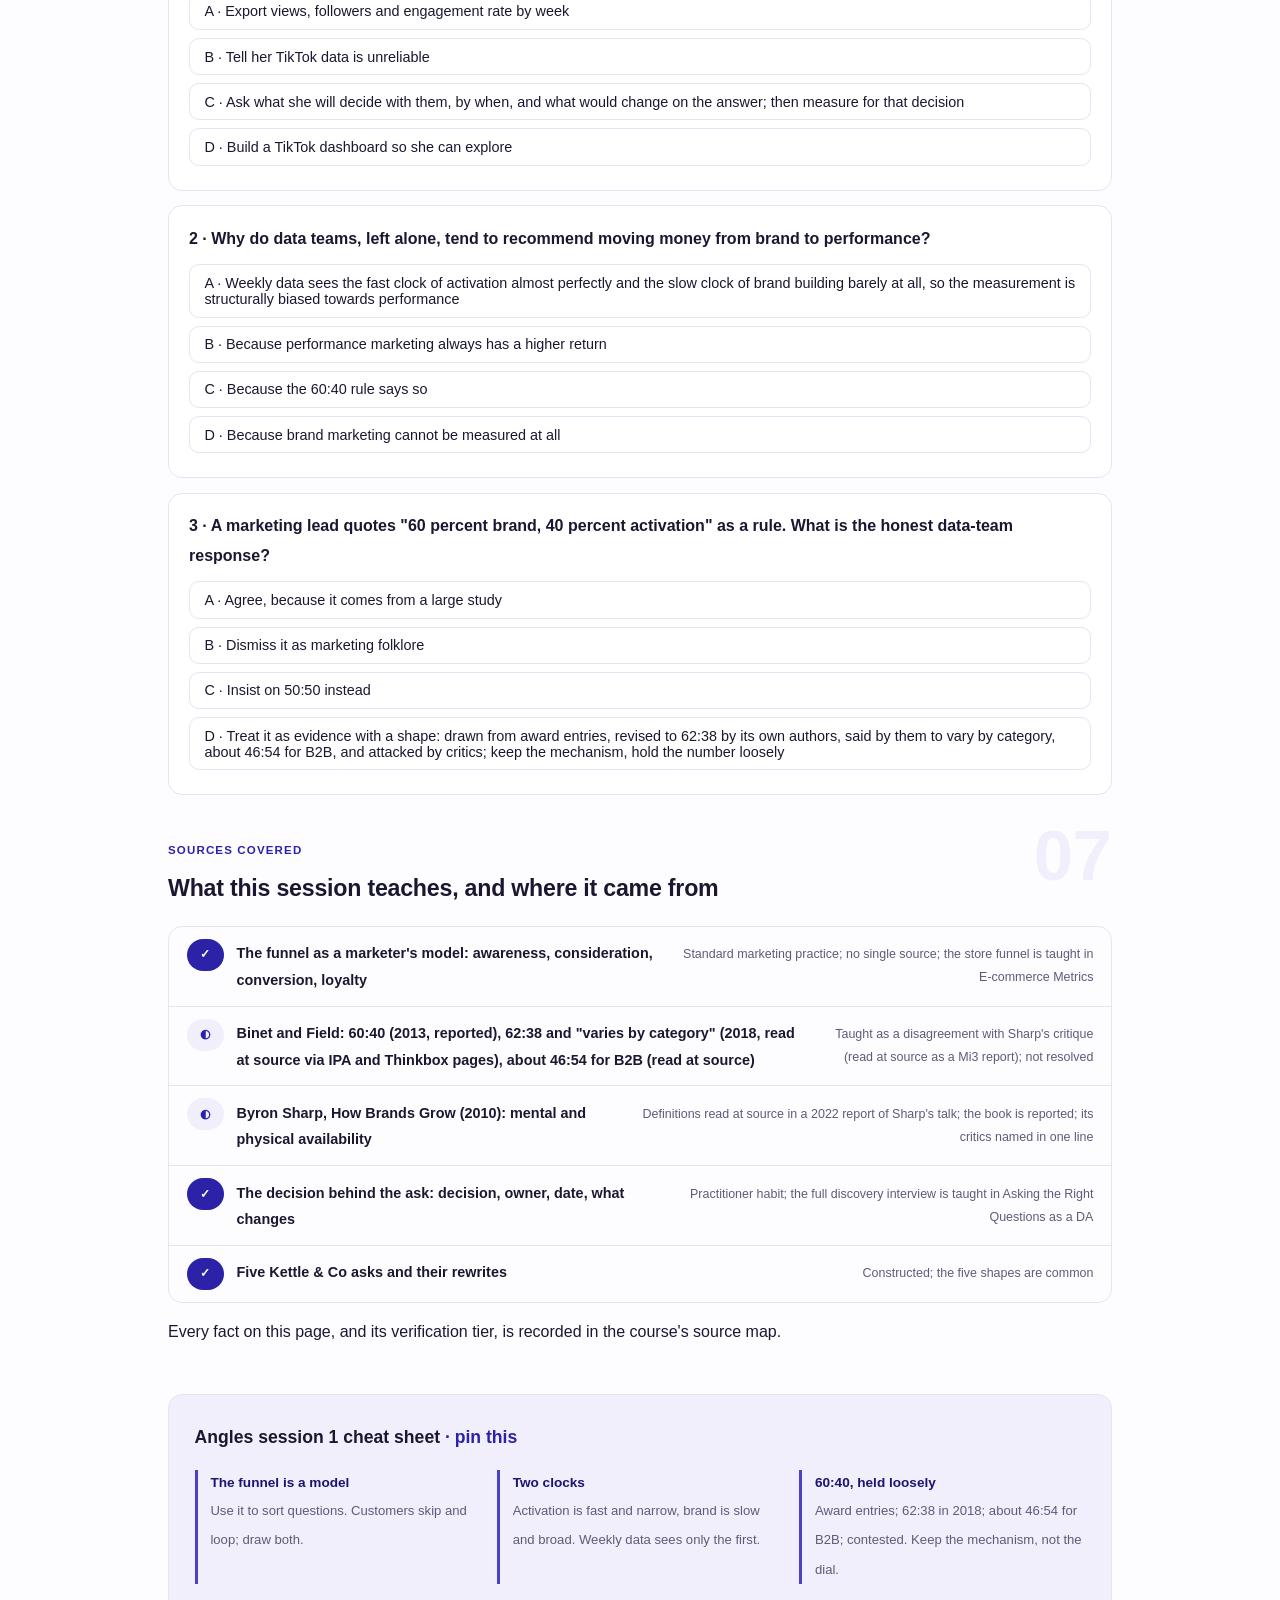
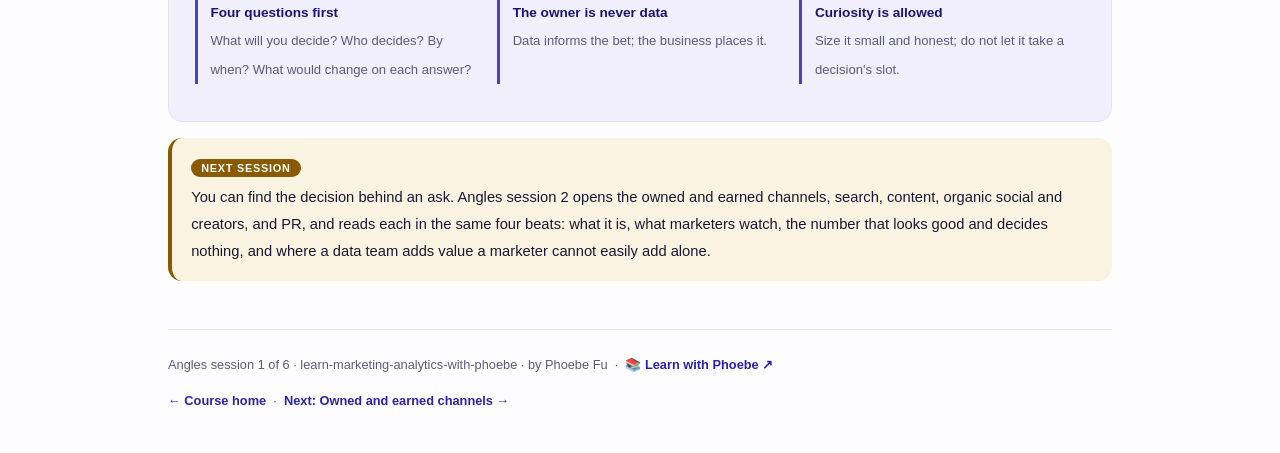
<file: courses/a1-how-marketers-think.html>
<!DOCTYPE html>
<html lang="en">
<head>
<meta charset="UTF-8">
<meta name="viewport" content="width=device-width, initial-scale=1.0">
<!-- social:start -->
<meta name="description" content="Angles session 1 of 6. How marketers think: the funnel as they draw it, brand building against performance and the contested 60:40 split, and the habit that changes every ask a data team receives, finding the decision behind it, who owns that decision, and what would change on the answer.">
<meta property="og:type" content="article">
<meta property="og:site_name" content="Learn with Phoebe">
<meta property="og:title" content="How marketers think, and the question behind the ask - learn marketing analytics with phoebe">
<meta property="og:description" content="Angles session 1 of 6. The funnel, the two clocks of brand and performance, and turning a vague ask into a decision question.">
<meta property="og:url" content="https://phoebefu6.github.io/learn-marketing-analytics-with-phoebe/courses/a1-how-marketers-think.html">
<meta property="og:image" content="https://phoebefu6.github.io/learn-marketing-analytics-with-phoebe/assets/og-cover.png">
<meta property="og:image:width" content="1200">
<meta property="og:image:height" content="630">
<meta name="twitter:card" content="summary_large_image">
<meta name="twitter:title" content="How marketers think, and the question behind the ask - learn marketing analytics with phoebe">
<meta name="twitter:description" content="Angles session 1 of 6. The funnel, two clocks, and the decision behind every ask.">
<meta name="twitter:image" content="https://phoebefu6.github.io/learn-marketing-analytics-with-phoebe/assets/og-cover.png">
<!-- social:end -->
<title>Angles session 1 · How marketers think, and the question behind the ask - learn marketing analytics with phoebe</title>
<link rel="stylesheet" href="../assets/style.css?v=21">
</head>
<body>

<div class="toolbar">
  <div class="wrap">
    <span class="crumb"><a href="../index.html">learn-marketing-analytics-with-phoebe</a> / Angles session 1 of 6</span>
    <button class="btn" id="toggle-all" type="button">Expand all</button>
    <button class="btn primary" id="zoom-toggle" type="button">Projector zoom: off</button>
  </div>
</div>

<header class="masthead">
  <div class="wrap">
    <div class="eyebrow">Learn Marketing Analytics with Phoebe · Angles session 1 of 6</div>
    <h1>How marketers think, and <span class="accent">the question behind the ask</span></h1>
    <p class="sub">"Can you pull the TikTok numbers?" is not a question. It is the visible end of a decision somebody in marketing is about to make, and the data team that answers the visible end hands over a spreadsheet nobody needed. Tonight is the marketer's mental model, read by a data person: the funnel as marketers draw it and what each stage is really asking; the two clocks every marketing team runs on, brand building that pays over years and performance that pays this week, and why the most quoted number about the split between them is contested; and the habit that changes every ask you receive, which is to find the decision behind it, the person who owns that decision, and what would change on the answer.</p>
    <div class="chip-row">
      <span class="chip level">🟢 Angles</span>
      <span class="chip audience">Data analysts and data scientists who serve marketing, brand and BD</span>
      <span class="chip audience">No code</span>
      <span class="chip time">45 min</span>
    </div>
    <div class="agenda">
      <span class="a1" style="flex:1">0-3 · Welcome</span>
      <span class="a2" style="flex:4">3-18 · The funnel, two clocks, the ask</span>
      <span class="a3" style="flex:5">18-40 · Build-along: five asks rewritten</span>
      <span class="a4" style="flex:1">40-45 · Q&amp;A</span>
    </div>
  </div>
</header>

<main class="wrap">

  <section class="section" id="intro">
    <div class="section-kicker">
      <span class="klabel">Part 0</span>
      <h2>Where we start</h2>
    </div>
    <p class="lede">Two tracks run side by side. The Angles track, starting tonight, is about how to look at marketing: how marketers think, every major channel read in the same four beats, cohorts, segment value and lift. The Partnership track is about how to work with the marketing, brand and BD people who send the asks. The running company in both is Kettle &amp; Co, a constructed direct-to-consumer tea brand with a marketing lead, a brand manager, a BD lead and a data team of three. Every Kettle &amp; Co person and number is invented, and the pages say so each time. If you are a marketer looking for positioning, planning and budgets from the marketer's side, that is <a href="https://phoebefu6.github.io/learn-marketing-with-phoebe/">the Marketing course ↗</a>; this one is for the analyst across the table.</p>

    <div class="legend">
      <span class="pill">🎫 Clear all three quiz questions to stamp your passport</span>
      <span class="pill">Live = presented in the 45 minutes</span>
      <span class="pill">Self-study = the full depth, after class</span>
      <span class="pill">★ Build-along = everyone works it through</span>
    </div>

    <div class="callout win">
      <p><strong>★ What you walk out with tonight.</strong> A funnel you can read with a marketer's labels and a data person's questions, the two clocks of brand and performance and what each does to a weekly dashboard, the honest version of the 60:40 claim, and a five-part rewrite you can apply to any ask before you open a query editor.</p>
    </div>
  </section>

  <section class="section" id="part-1">
    <div class="section-kicker">
      <span class="klabel">Part 1 · covers the funnel, as marketers draw it</span>
      <h2>The funnel is a model, not a pipe</h2>
      <span class="tag concept">5 min live</span>
    </div>
    <p class="lede">Almost every marketing plan carries a funnel: awareness at the top, then consideration, conversion, and loyalty at the bottom. Marketers use it to organise work, budgets and teams: "top of funnel" campaigns, "bottom of funnel" retargeting. A data person should read it the same way, as a model of how people come to buy, useful for sorting questions and never literally true. Real customers skip stages, loop back, and buy without ever being "aware" in any way a dashboard records.</p>

    <figure class="zoomable">
      <svg viewBox="0 0 880 356" xmlns="http://www.w3.org/2000/svg" role="img" aria-label="A hand-drawn funnel of four bands: awareness, consideration, conversion, loyalty. On the left, what marketers watch at each band: reach and branded search, site visits and add to basket, orders and conversion rate, repeat orders. On the right, the data team's question at each band: did more of the right people hear of us, are they comparing us, did they buy because of us, will they buy again. A dashed arrow loops from loyalty back to consideration, and another skips from awareness straight to conversion.">
        <defs>
          <filter id="a1aSk" x="-3%" y="-3%" width="106%" height="106%"><feTurbulence type="fractalNoise" baseFrequency="0.02" numOctaves="2" seed="3" result="n"/><feDisplacementMap in="SourceGraphic" in2="n" scale="2.4" xChannelSelector="R" yChannelSelector="G"/></filter>
          <pattern id="a1aHc" patternUnits="userSpaceOnUse" width="7" height="7" patternTransform="rotate(-38)"><line x1="0" y1="0" x2="0" y2="7" stroke="#2B22A8" stroke-width="1" opacity=".5"/></pattern>
          <marker id="a1aAr" viewBox="0 0 10 10" refX="9" refY="5" markerWidth="8" markerHeight="8" orient="auto"><path d="M1 1 L9 5 L1 9" fill="none" stroke="#1A1830" stroke-width="1.6" stroke-linecap="round"/></marker>
        </defs>
        <style>
          .a1aH { font: 800 12px Inter, sans-serif; fill: #1A1830; }
          .a1aL { font: 600 12px Inter, sans-serif; fill: #1A1830; }
          .a1aS { font: 400 11px Inter, sans-serif; fill: #5E5B78; }
          .a1aB { font: 800 11px Inter, sans-serif; fill: #5C3C00; }
          .a1aA { font: 700 11px Inter, sans-serif; fill: #2B22A8; letter-spacing: .05em; }
          .a1aW { font: 800 12px Inter, sans-serif; fill: #FFFFFF; }
          .a1aN { font: 400 12px Inter, sans-serif; fill: #5E5B78; }
        </style>

        <text class="a1aH" x="30" y="26">THE FUNNEL, TWO WAYS OF READING IT</text>
        <text class="a1aA" x="30" y="56">WHAT MARKETERS WATCH</text>
        <text class="a1aA" x="610" y="56">WHAT THE DATA TEAM ASKS</text>

        <g filter="url(#a1aSk)" fill="none" stroke="#1A1830" stroke-width="2" stroke-linecap="round" stroke-linejoin="round">
          <path d="M290 70 L590 70 L560 130 L320 130 Z" fill="#F0EFFB"/>
          <path d="M320 136 L560 136 L535 190 L345 190 Z" fill="#F0EFFB"/>
          <path d="M345 196 L535 196 L512 250 L368 250 Z" fill="#2B22A8" stroke="#2B22A8"/>
          <path d="M368 256 L512 256 L495 304 L385 304 Z" fill="#FBF3E2" stroke="#8A5A00"/>
          <!-- skip: awareness straight to conversion -->
          <path d="M592 96 C612 140 606 196 548 222" stroke="#8A5A00" stroke-dasharray="5 4" marker-end="url(#a1aAr)"/>
          <!-- loop: loyalty back to consideration -->
          <path d="M370 290 C270 290 260 180 318 164" stroke="#8A5A00" stroke-dasharray="5 4" marker-end="url(#a1aAr)"/>
          <!-- doodle: a teacup at the bottom of the funnel -->
          <path d="M424 314 L456 314 L452 330 L428 330 Z"/>
          <path d="M456 318 C466 318 466 326 454 326"/>
        </g>

        <text class="a1aL" x="440" y="105" text-anchor="middle">awareness</text>
        <text class="a1aL" x="440" y="168" text-anchor="middle">consideration</text>
        <text class="a1aW" x="440" y="228" text-anchor="middle">conversion</text>
        <text class="a1aL" x="440" y="284" text-anchor="middle">loyalty</text>

        <text class="a1aL" x="30" y="100">reach, branded search</text>
        <text class="a1aL" x="30" y="166">site visits, add to basket</text>
        <text class="a1aL" x="30" y="226">orders, conversion rate</text>
        <text class="a1aL" x="30" y="284">repeat orders</text>

        <text class="a1aS" x="680" y="100">did more of the right people</text>
        <text class="a1aS" x="680" y="114">hear of us?</text>
        <text class="a1aS" x="632" y="166">are they comparing us?</text>
        <text class="a1aS" x="632" y="226">did they buy because of us?</text>
        <text class="a1aS" x="632" y="284">will they buy again?</text>

        <text class="a1aB" x="626" y="136">some skip</text>
        <text class="a1aB" x="200" y="318">some loop back</text>

        <text class="a1aN" x="30" y="348">A model for sorting questions, never a pipe customers flow through in order. Constructed labels.</text>
      </svg>
      <figcaption>🔍 Click to zoom - the dashed arrows are the customers the neat funnel leaves out, and they are often the majority</figcaption>
    </figure>

    <details class="card" open>
      <summary><span class="mode live">Live</span>What each stage is really asking<span class="mini">3 min</span><span class="caret">▶</span></summary>
      <div class="body">
        <p><strong>Awareness</strong> asks whether more of the right people have heard of the brand. Marketers watch reach, impressions and branded search. The data team's contribution is the word "right": reach among people who could buy, and branded search as the one awareness signal that shows up in the company's own data.</p>
        <p><strong>Consideration</strong> asks whether people are comparing the brand with others. Site visits, product page views and add-to-basket are the usual proxies. <strong>Conversion</strong> asks whether they bought, and the data team's sharpest question lives here: did they buy <em>because of</em> the marketing, or would they have bought anyway? That question has a whole session to itself (Angles session 6). <strong>Loyalty</strong> asks whether they buy again, which is where acquisition cohorts (Angles session 4) and customer value (Angles session 5) come in.</p>
        <p>The store funnel inside the website, from product page to checkout, is a different and narrower thing, taught in <a href="https://phoebefu6.github.io/learn-ecommerce-metrics-with-phoebe/">E-commerce Metrics ↗</a> and <a href="https://phoebefu6.github.io/learn-user-journey-analytics-with-phoebe/">User Journey Analytics ↗</a>.</p>
      </div>
    </details>

    <details class="card">
      <summary><span class="mode self">Self-study</span>Why "top of funnel" asks are the hardest to answer from data<span class="mini">2 min</span><span class="caret">▶</span></summary>
      <div class="body">
        <p>The further up the funnel, the less of it lives in the company's own data. A conversion is a row in the order table. Awareness is in people's heads, measured by surveys and estimated by platforms. So asks about the top of the funnel are where data teams are most tempted to over-promise ("we can measure brand awareness from clicks") and where the honest answer is often "here is the one signal we can see, branded search, and here is what it cannot tell you".</p>
      </div>
    </details>

    <div class="callout example">
      <span class="ex-pill">Real world</span>
      <p><strong>The funnel that was really a loop.</strong> Kettle &amp; Co's subscription customers mostly come back through email and direct visits, not through ads. A funnel report that starts every customer at "awareness" counts each repeat order as a new journey and credits the last ad they happened to see. Drawn as a loop, the same data says the loyalty stage is feeding consideration, which is a different budget conversation. Constructed example; the pattern is common in repeat-purchase categories.</p>
    </div>
  </section>

  <section class="section" id="part-2">
    <div class="section-kicker">
      <span class="klabel">Part 2 · covers brand building and performance</span>
      <h2>Two clocks: brand and performance</h2>
      <span class="tag concept">6 min live</span>
    </div>
    <p class="lede">Marketing teams run two kinds of work on two clocks. Performance or activation marketing asks people to act now, a search ad, a discount email, and its effect shows up within days. Brand building makes the brand easier to think of and to choose later, and its effect builds slowly over months and years. A weekly dashboard sees the fast clock almost perfectly and the slow clock barely at all, which is why data teams, left alone, tend to recommend moving money from brand to performance every quarter.</p>

    <figure class="zoomable">
      <svg viewBox="0 0 880 330" xmlns="http://www.w3.org/2000/svg" role="img" aria-label="A hand-drawn sales line over two years. A slowly rising baseline is shaded saffron and labelled brand building, slow. Sharp short spikes sit on top of it, labelled activation, fast. A narrow bracket over one spike is labelled what a weekly dashboard sees. A wide bracket over the whole baseline is labelled what brand work is judged on.">
        <defs>
          <filter id="a1bSk" x="-3%" y="-3%" width="106%" height="106%"><feTurbulence type="fractalNoise" baseFrequency="0.02" numOctaves="2" seed="17" result="n"/><feDisplacementMap in="SourceGraphic" in2="n" scale="2.4" xChannelSelector="R" yChannelSelector="G"/></filter>
          <pattern id="a1bHc" patternUnits="userSpaceOnUse" width="7" height="7" patternTransform="rotate(-38)"><line x1="0" y1="0" x2="0" y2="7" stroke="#2B22A8" stroke-width="1" opacity=".5"/></pattern>
          <marker id="a1bAr" viewBox="0 0 10 10" refX="9" refY="5" markerWidth="8" markerHeight="8" orient="auto"><path d="M1 1 L9 5 L1 9" fill="none" stroke="#1A1830" stroke-width="1.6" stroke-linecap="round"/></marker>
        </defs>
        <style>
          .a1bH { font: 800 12px Inter, sans-serif; fill: #1A1830; }
          .a1bL { font: 600 12px Inter, sans-serif; fill: #1A1830; }
          .a1bS { font: 400 11px Inter, sans-serif; fill: #5E5B78; }
          .a1bB { font: 800 11px Inter, sans-serif; fill: #5C3C00; }
          .a1bA { font: 700 11px Inter, sans-serif; fill: #2B22A8; letter-spacing: .05em; }
          .a1bN { font: 400 12px Inter, sans-serif; fill: #5E5B78; }
        </style>

        <text class="a1bH" x="30" y="26">TWO CLOCKS ON ONE SALES LINE</text>
        <text class="a1bS" x="250" y="26">a stylised shape, not data · the mechanism, not a measurement</text>

        <g filter="url(#a1bSk)" fill="none" stroke="#1A1830" stroke-width="2" stroke-linecap="round" stroke-linejoin="round">
          <path d="M60 270 L820 270" marker-end="url(#a1bAr)"/>
          <path d="M60 270 L60 60" marker-end="url(#a1bAr)"/>
          <!-- the slowly rising base (brand) -->
          <path d="M62 268 L62 230 C260 220 520 196 800 168 L800 268 Z" fill="#FBF3E2" stroke="#8A5A00"/>
          <!-- spikes on top (activation) -->
          <path d="M62 230 L150 222 L162 168 L176 220 L330 208 L342 150 L356 206 L520 194 L532 132 L546 192 L690 178 L702 118 L716 176 L800 168" stroke="#2B22A8" stroke-width="2.5"/>
          <!-- narrow bracket: weekly dashboard -->
          <path d="M520 110 L520 102 L560 102 L560 110" stroke="#2B22A8"/>
          <!-- wide bracket: brand -->
          <path d="M62 296 L62 304 L800 304 L800 296" stroke="#8A5A00"/>
          <!-- doodle: a small clock -->
          <circle cx="836" cy="84" r="14"/>
          <path d="M836 84 L836 74 M836 84 L843 88"/>
        </g>

        <text class="a1bA" x="540" y="94" text-anchor="middle">WHAT A WEEKLY DASHBOARD SEES</text>
        <text class="a1bL" x="190" y="160">activation: fast spikes</text>
        <text class="a1bS" x="190" y="176">search ads, discount sends</text>
        <text class="a1bB" x="300" y="252">brand building: the slow rise underneath</text>
        <text class="a1bB" x="300" y="322">what brand work is judged on: years, not weeks</text>
        <text class="a1bS" x="70" y="56">sales</text>
        <text class="a1bS" x="780" y="288">time</text>
      </svg>
      <figcaption>🔍 Click to zoom - the narrow bracket is all a weekly dashboard can see, and it is all spike</figcaption>
    </figure>

    <details class="card">
      <summary><span class="mode live">Live</span>The 60:40 claim, and why it is contested<span class="mini">4 min</span><span class="caret">▶</span></summary>
      <div class="body">
        <p>The most quoted number in this debate comes from Les Binet and Peter Field's <em>The Long and the Short of It</em> (IPA, 2013). As summarised from the report, it drew on a databank of 996 campaigns from IPA Effectiveness Awards entries between 1980 and 2010 and put the best long-run balance at around 60 percent of budget on brand building and 40 percent on activation (reported; the report itself is paid and was not read). Marketers quote it as a rule. A data person should hold it as evidence with a shape, and four features of that shape matter.</p>
        <p><strong>The sample.</strong> Award entries are campaigns that agencies chose to submit because they worked: a real body of evidence and a selected one. <strong>The category.</strong> Binet and Field's own later work, <em>Effectiveness in Context</em> (2018), says the ratio varies by market category, business model, brand life stage and size, and an IPA-hosted article puts its headline at 62:38 (read at source). <strong>B2B.</strong> Their report for the LinkedIn B2B Institute gives around 46 percent brand and 54 percent activation from IPA B2B cases of 1998 to 2018, calls it a rough estimate from a small sample, and carries a pull-quote saying 50/50 that disagrees with its own body text (read at source). <strong>The critics.</strong> Byron Sharp, as reported by the trade outlet Mi3 in August 2022, called the rule very misleading, objecting to the award-entry data and to "activation" never being defined (read at source as a report of a talk). Field's reply is reported only.</p>
        <p>Both sides agree that brands need long-term brand building and short-term activation. The fight is over whether one number means anything. Teach it that way, and never resolve it in a budget meeting.</p>
        <p>What survives the caveats is the mechanism in the figure above: brand effects are slow and broad, activation effects are fast and narrow, and a measurement system built on weekly data is structurally biased towards the fast one. That is worth saying in a budget meeting even when nobody can say whether the right split is 60:40 or 50:50.</p>
      </div>
    </details>

    <details class="card">
      <summary><span class="mode self">Self-study</span>Mental and physical availability<span class="mini">3 min</span><span class="caret">▶</span></summary>
      <div class="body">
        <p>Byron Sharp's <em>How Brands Grow</em> (2010), from the Ehrenberg-Bass Institute, is the other framework a data person will hear quoted. Its two central ideas, in Sharp's own words as reported from a 2022 talk: <strong>mental availability</strong>, buyers being able to notice or consider the brand, and <strong>physical availability</strong>, the brand being easy to buy. He argues growth largely depends on both, and that they must overlap: being known and hard to buy does not work. The book itself is reported here, not read. The useful part for an analyst is that both translate into questions the company's own data can partly answer: branded search and direct traffic as rough mental-availability signals, and stock-outs, listings and delivery coverage as physical availability.</p>
        <p>Like the 60:40 split, the framework has critics who argue it over-generalises from repeat-purchase categories. Tea is one of those categories, so it fits Kettle &amp; Co better than it would fit a company selling one sofa per customer per decade.</p>
      </div>
    </details>

    <div class="callout example">
      <span class="ex-pill">Real world</span>
      <p><strong>The quarter the brand budget went to search.</strong> A data team shows that paid search returns more revenue per pound this quarter than the brand video does, and the video budget is cut. The next two quarters, branded search volume drifts down and paid search gets more expensive per order, because fewer people are typing the brand name. Nothing in the original analysis was wrong; it measured the fast clock and was read as if it measured both. Constructed example; the mechanism is the one Part 2 draws.</p>
    </div>
  </section>

  <section class="section" id="part-3">
    <div class="section-kicker">
      <span class="klabel">Part 3 · covers the decision behind the ask</span>
      <h2>Every ask has a decision behind it</h2>
      <span class="tag concept">4 min live</span>
    </div>
    <p class="lede">The single most useful habit for an analyst serving marketing is to ask, before any query: what will you decide with this, and what would you do differently depending on the answer? If nothing would change, the ask is curiosity, which is fine but goes to the back of the queue. If something would change, the decision tells you what to measure, how precisely, and by when.</p>

    <figure class="zoomable">
      <svg viewBox="0 0 880 320" xmlns="http://www.w3.org/2000/svg" role="img" aria-label="A hand-drawn ladder of five rungs turning a vague ask into a decision question. Bottom rung, the ask: can you pull the TikTok numbers. Then the decision: move creator budget from TikTok to Instagram next quarter or not. Then the owner: the brand manager. Then the date: before the budget round in week 6. Top rung, what changes: if TikTok creators bring new customers at a lower cost, keep it; if not, move it. A note says data informs the bet; the business places it.">
        <defs>
          <filter id="a1cSk" x="-3%" y="-3%" width="106%" height="106%"><feTurbulence type="fractalNoise" baseFrequency="0.02" numOctaves="2" seed="31" result="n"/><feDisplacementMap in="SourceGraphic" in2="n" scale="2.4" xChannelSelector="R" yChannelSelector="G"/></filter>
          <pattern id="a1cHc" patternUnits="userSpaceOnUse" width="7" height="7" patternTransform="rotate(-38)"><line x1="0" y1="0" x2="0" y2="7" stroke="#2B22A8" stroke-width="1" opacity=".5"/></pattern>
          <marker id="a1cAr" viewBox="0 0 10 10" refX="9" refY="5" markerWidth="8" markerHeight="8" orient="auto"><path d="M1 1 L9 5 L1 9" fill="none" stroke="#1A1830" stroke-width="1.6" stroke-linecap="round"/></marker>
        </defs>
        <style>
          .a1cH { font: 800 12px Inter, sans-serif; fill: #1A1830; }
          .a1cL { font: 600 12px Inter, sans-serif; fill: #1A1830; }
          .a1cS { font: 400 11px Inter, sans-serif; fill: #5E5B78; }
          .a1cB { font: 800 11px Inter, sans-serif; fill: #5C3C00; }
          .a1cA { font: 700 11px Inter, sans-serif; fill: #2B22A8; letter-spacing: .05em; }
          .a1cW { font: 800 12px Inter, sans-serif; fill: #FFFFFF; }
          .a1cN { font: 400 12px Inter, sans-serif; fill: #5E5B78; }
        </style>

        <text class="a1cH" x="30" y="26">FROM THE ASK TO THE DECISION, ONE RUNG AT A TIME</text>
        <text class="a1cS" x="420" y="26">Kettle &amp; Co, constructed</text>

        <g filter="url(#a1cSk)" fill="none" stroke="#1A1830" stroke-width="2" stroke-linecap="round" stroke-linejoin="round">
          <!-- ladder rails -->
          <path d="M60 300 L60 50 M120 300 L120 50" stroke-width="2.5"/>
          <path d="M60 270 L120 270 M60 220 L120 220 M60 170 L120 170 M60 120 L120 120 M60 70 L120 70" stroke="#2B22A8" stroke-width="3"/>
          <!-- rung cards -->
          <rect x="150" y="252" width="560" height="38" rx="6" transform="rotate(-0.4 430 271)" fill="#FFFFFF"/>
          <rect x="150" y="202" width="560" height="38" rx="6" transform="rotate(0.4 430 221)" fill="#F0EFFB"/>
          <rect x="150" y="152" width="560" height="38" rx="6" transform="rotate(-0.4 430 171)" fill="#F0EFFB"/>
          <rect x="150" y="102" width="560" height="38" rx="6" transform="rotate(0.4 430 121)" fill="#F0EFFB"/>
          <rect x="150" y="52" width="560" height="38" rx="6" transform="rotate(-0.4 430 71)" fill="#2B22A8" stroke="#2B22A8"/>
          <!-- doodle: a speech bubble by the ask -->
          <path d="M740 256 L800 256 L800 282 L766 282 L756 292 L756 282 L740 282 Z" stroke="#8A5A00"/>
        </g>

        <text class="a1cA" x="164" y="276">THE ASK</text>
        <text class="a1cL" x="260" y="276">"Can you pull the TikTok numbers?"</text>
        <text class="a1cA" x="164" y="226">DECISION</text>
        <text class="a1cL" x="260" y="226">move creator budget from TikTok to Instagram next quarter, or not</text>
        <text class="a1cA" x="164" y="176">OWNER</text>
        <text class="a1cL" x="260" y="176">the brand manager, who carries the outcome</text>
        <text class="a1cA" x="164" y="126">BY WHEN</text>
        <text class="a1cL" x="260" y="126">before the budget round in week 6</text>
        <text class="a1cW" x="164" y="76">CHANGES</text>
        <text class="a1cW" x="260" y="76">cheaper new customers from TikTok creators: keep; if not: move</text>

        <text class="a1cB" x="740" y="306">where it starts</text>
        <text class="a1cN" x="150" y="314">Data informs the bet; the business places it.</text>
      </svg>
      <figcaption>🔍 Click to zoom - the bottom rung is what arrives in your inbox; the top rung is what you should measure</figcaption>
    </figure>

    <details class="card">
      <summary><span class="mode live">Live</span>Four questions to ask before any query<span class="mini">3 min</span><span class="caret">▶</span></summary>
      <div class="body">
        <p><strong>What will you decide with this?</strong> The answer names the decision, and the decision names the metric. "Pull the TikTok numbers" for a budget move needs new customers and their cost, not follower counts.</p>
        <p><strong>Who decides?</strong> The person who will carry the outcome. Usually the requester; sometimes their manager. This is the decision owner, and it is never the analyst. Data informs the bet; the business places it.</p>
        <p><strong>By when?</strong> The date the decision is made, which is often earlier than the date on the ask. Work backwards from it.</p>
        <p><strong>What would change on each answer?</strong> If both answers lead to the same action, the analysis is not needed for this decision. Say so kindly, and offer what would change the action instead.</p>
        <p>Running the full discovery conversation, with its own question set and meeting structure, is taught in <a href="https://phoebefu6.github.io/learn-asking-right-questions-as-da-with-phoebe/">Asking the Right Questions as a DA ↗</a>. Partnership session 3 turns these four questions into an intake template.</p>
      </div>
    </details>

    <details class="card">
      <summary><span class="mode self">Self-study</span>When the honest answer is "nothing would change"<span class="mini">2 min</span><span class="caret">▶</span></summary>
      <div class="body">
        <p>Some asks are curiosity or reassurance: "how did the newsletter do?" with no next newsletter decision in sight. These are not illegitimate. A marketing lead who wants to understand her channels is building judgement she will use later. The right response is to size them honestly (a small, quick, standard answer), not to refuse them and not to let them take the slot of an ask with a decision and a date attached.</p>
      </div>
    </details>

    <div class="callout example">
      <span class="ex-pill">Real world</span>
      <p><strong>The report that answered the wrong rung.</strong> An analyst receives "can you pull the TikTok numbers" and returns a tidy deck of views, followers and engagement rate by week. The brand manager thanks her and moves the budget anyway, on instinct, because nothing in the deck said whether TikTok creators brought customers. One question at the start, "what are you deciding with this?", would have produced one table of new customers and their cost by creator platform. Constructed example; the mechanism is the habit.</p>
    </div>
  </section>

  <section class="section" id="demo-1">
    <div class="section-kicker">
      <span class="klabel">Build-along</span>
      <h2>Five vague asks, rewritten as decision questions</h2>
      <span class="tag demo">★ 22 min · everyone works it through</span>
    </div>
    <p class="lede">No code tonight. Five constructed asks that Kettle &amp; Co's marketing lead, brand manager and BD lead sent in one week, each rewritten with the four questions from Part 3 into a decision question with an owner and a date. Do the first one together, then the other four alone, then compare. Your rewrites will differ from the examples, and that is fine, as long as each one names a decision.</p>

    <figure class="zoomable">
      <svg viewBox="0 0 880 330" xmlns="http://www.w3.org/2000/svg" role="img" aria-label="Five hand-drawn sticky notes on the left, each a vague ask: pull the TikTok numbers, how did the newsletter do, is the Meta campaign working, we need market data for Japan, can we get a dashboard. Arrows lead to five cards on the right, each a decision with an owner: move creator budget or not, brand manager; keep weekly sends or move to fortnightly, marketing lead; double Meta spend or not, marketing lead; enter Japan next year or not, BD lead; which three numbers the Monday meeting acts on, marketing lead.">
        <defs>
          <filter id="a1dSk" x="-3%" y="-3%" width="106%" height="106%"><feTurbulence type="fractalNoise" baseFrequency="0.02" numOctaves="2" seed="43" result="n"/><feDisplacementMap in="SourceGraphic" in2="n" scale="2.4" xChannelSelector="R" yChannelSelector="G"/></filter>
          <pattern id="a1dHc" patternUnits="userSpaceOnUse" width="7" height="7" patternTransform="rotate(-38)"><line x1="0" y1="0" x2="0" y2="7" stroke="#2B22A8" stroke-width="1" opacity=".5"/></pattern>
          <marker id="a1dAr" viewBox="0 0 10 10" refX="9" refY="5" markerWidth="8" markerHeight="8" orient="auto"><path d="M1 1 L9 5 L1 9" fill="none" stroke="#1A1830" stroke-width="1.6" stroke-linecap="round"/></marker>
        </defs>
        <style>
          .a1dH { font: 800 12px Inter, sans-serif; fill: #1A1830; }
          .a1dL { font: 600 12px Inter, sans-serif; fill: #1A1830; }
          .a1dS { font: 400 11px Inter, sans-serif; fill: #5E5B78; }
          .a1dB { font: 800 11px Inter, sans-serif; fill: #5C3C00; }
          .a1dA { font: 700 11px Inter, sans-serif; fill: #2B22A8; letter-spacing: .05em; }
          .a1dN { font: 400 12px Inter, sans-serif; fill: #5E5B78; }
        </style>

        <text class="a1dH" x="30" y="26">ONE WEEK OF ASKS AT KETTLE &amp; CO</text>
        <text class="a1dS" x="270" y="26">constructed · left: what arrived · right: the decision behind it, and its owner</text>
        <text class="a1dA" x="40" y="54">WHAT ARRIVED</text>
        <text class="a1dA" x="410" y="54">THE DECISION, AND WHO OWNS IT</text>

        <g filter="url(#a1dSk)" fill="none" stroke="#1A1830" stroke-width="2" stroke-linecap="round" stroke-linejoin="round">
          <rect x="40" y="66" width="250" height="38" rx="5" transform="rotate(-1.5 165 85)" fill="#FBF3E2" stroke="#8A5A00"/>
          <rect x="40" y="114" width="250" height="38" rx="5" transform="rotate(1.2 165 133)" fill="#FBF3E2" stroke="#8A5A00"/>
          <rect x="40" y="162" width="250" height="38" rx="5" transform="rotate(-1 165 181)" fill="#FBF3E2" stroke="#8A5A00"/>
          <rect x="40" y="210" width="250" height="38" rx="5" transform="rotate(1.5 165 229)" fill="#FBF3E2" stroke="#8A5A00"/>
          <rect x="40" y="258" width="250" height="38" rx="5" transform="rotate(-1.2 165 277)" fill="#FBF3E2" stroke="#8A5A00"/>
          <path d="M300 85 L396 85 M300 133 L396 133 M300 181 L396 181 M300 229 L396 229 M300 277 L396 277" marker-end="url(#a1dAr)"/>
          <rect x="406" y="66" width="440" height="38" rx="6" transform="rotate(0.3 626 85)" fill="#F0EFFB"/>
          <rect x="406" y="114" width="440" height="38" rx="6" transform="rotate(-0.3 626 133)" fill="#F0EFFB"/>
          <rect x="406" y="162" width="440" height="38" rx="6" transform="rotate(0.3 626 181)" fill="#F0EFFB"/>
          <rect x="406" y="210" width="440" height="38" rx="6" transform="rotate(-0.3 626 229)" fill="#F0EFFB"/>
          <rect x="406" y="258" width="440" height="38" rx="6" transform="rotate(0.3 626 277)" fill="#F0EFFB"/>
        </g>

        <text class="a1dL" x="54" y="89">"Pull the TikTok numbers"</text>
        <text class="a1dL" x="54" y="137">"How did the newsletter do?"</text>
        <text class="a1dL" x="54" y="185">"Is the Meta campaign working?"</text>
        <text class="a1dL" x="54" y="233">"We need market data for Japan"</text>
        <text class="a1dL" x="54" y="281">"Can we get a dashboard?"</text>

        <text class="a1dL" x="420" y="89">move creator budget or not</text>
        <text class="a1dB" x="830" y="89" text-anchor="end">brand manager</text>
        <text class="a1dL" x="420" y="137">weekly sends or fortnightly</text>
        <text class="a1dB" x="830" y="137" text-anchor="end">marketing lead</text>
        <text class="a1dL" x="420" y="185">double Meta spend or not</text>
        <text class="a1dB" x="830" y="185" text-anchor="end">marketing lead</text>
        <text class="a1dL" x="420" y="233">enter Japan next year or not</text>
        <text class="a1dB" x="830" y="233" text-anchor="end">BD lead</text>
        <text class="a1dL" x="420" y="281">which 3 numbers Monday acts on</text>
        <text class="a1dB" x="830" y="281" text-anchor="end">marketing lead</text>

        <text class="a1dN" x="30" y="322">Every owner on the right is a business person. None of them is the data team.</text>
      </svg>
      <figcaption>🔍 Click to zoom - the saffron notes are what lands in the inbox; the right column is what the data team should be measuring for</figcaption>
    </figure>

    <div class="steps">
      <div class="step">
        <p><strong>Step 1 · "Pull the TikTok numbers."</strong> From the brand manager. Ask the four questions out loud. The decision is the creator budget split for next quarter; the owner is her; the date is the budget round. What changes: new customers and their cost by creator platform, not followers.</p>
        <div class="prompt-box good"><span class="label">★ Step 1 · the rewrite</span>ask:       "Pull the TikTok numbers"
decision:  move part of the creator budget from TikTok to Instagram next quarter, or not
owner:     brand manager          by when: before the budget round, week 6
changes:   if TikTok creators bring new customers more cheaply, keep the split; if not, move it
measure:   new customers and cost per new customer, by creator platform, last two quarters</div>
      </div>
      <div class="step">
        <p><strong>Step 2 · "How did the newsletter do?"</strong> From the marketing lead. Often curiosity; find out whether a decision is near. At Kettle &amp; Co one is: whether to keep weekly sends.</p>
        <div class="prompt-box good"><span class="label">★ Step 2 · the rewrite</span>decision:  keep weekly sends, or move to fortnightly
owner:     marketing lead         by when: ____________
changes:   ______________________________________________
measure:   ______________________________________________   (hint: not open rate; Angles session 3 says why)</div>
      </div>
      <div class="step">
        <p><strong>Step 3 · "Is the Meta campaign working?"</strong> From the marketing lead. "Working" usually means "should I spend more". Name the spend decision and what evidence would justify it.</p>
        <div class="prompt-box good"><span class="label">★ Step 3 · the rewrite</span>decision:  double Meta spend next month, or not
owner:     marketing lead         by when: ____________
changes:   ______________________________________________
measure:   ______________________________________________   (hint: whose number is "ROAS"?)</div>
      </div>
      <div class="step">
        <p><strong>Step 4 · "We need market data for Japan."</strong> From the BD lead. The decision is BD's and so is most of the knowledge it needs. Write the decision, then write the one piece only data can supply.</p>
        <div class="prompt-box good"><span class="label">★ Step 4 · the rewrite</span>decision:  enter Japan next year, or not
owner:     BD lead                by when: ____________
data's piece: ___________________________________________   (hint: what do our own orders already say?)
not data's:   ___________________________________________</div>
      </div>
      <div class="step">
        <p><strong>Step 5 · "Can we get a dashboard?"</strong> A dashboard is not a decision; a recurring meeting is. Find the meeting and the decisions it makes.</p>
        <div class="prompt-box good"><span class="label">★ Step 5 · the rewrite</span>decision:  which three numbers the Monday marketing meeting acts on, and what action each triggers
owner:     marketing lead         by when: ____________
changes:   ______________________________________________</div>
      </div>
      <div class="step">
        <p><strong>Step 6 · Check every rewrite.</strong> Each one must name a decision with at least two possible actions, a business owner, a date, and what would tip it. If any owner is "data", rewrite it: the analyst informs the decision and does not own it.</p>
        <div class="prompt-box good"><span class="label">★ Step 6 · the check</span>[ ] decision has two or more actions      [ ] owner is a business person
[ ] date is the decision date, not the ask date
[ ] "changes" says what answer tips it    [ ] the measure follows from the decision</div>
      </div>
    </div>

    <div class="callout tip">
      <p><strong>Keep the five as a reference.</strong> Most asks a marketing team sends are one of these five shapes: a channel budget, a send cadence, a spend increase, a market entry, a meeting that needs numbers. Partnership session 2 tags each shape by whose knowledge it needs.</p>
    </div>
  </section>

  <section class="section" id="exercise">
    <div class="section-kicker">
      <span class="klabel">Homework</span>
      <h2>Before Angles session 2</h2>
      <span class="tag exercise">30 min</span>
    </div>
    <ol>
      <li><strong>Rewrite three real asks</strong> you received this month with the four questions: decision, owner, date, what changes.</li>
      <li><strong>Draw your company's funnel</strong> with the marketer's metric and your data question at each stage, and mark one place customers skip or loop.</li>
      <li><strong>Find one brand number and one performance number</strong> your company reports, and write which clock each one runs on.</li>
      <li><strong>Bring your organic search and social exports</strong> if you have them. Angles session 2 reads owned and earned channels in four beats.</li>
    </ol>
  </section>

  <section class="section" id="quiz">
    <div class="section-kicker">
      <span class="klabel">Check yourself</span>
      <h2>Three questions</h2>
    </div>
    <p>Clear all three and Angles session 1 gets stamped in your passport.</p>

    <div class="quiz-q" data-answer="2">
      <p class="qtext">1 · The brand manager asks you to "pull the TikTok numbers". What is the most useful first move?</p>
      <button class="qopt" type="button">A · Export views, followers and engagement rate by week</button>
      <button class="qopt" type="button">B · Tell her TikTok data is unreliable</button>
      <button class="qopt" type="button">C · Ask what she will decide with them, by when, and what would change on the answer; then measure for that decision</button>
      <button class="qopt" type="button">D · Build a TikTok dashboard so she can explore</button>
      <p class="qwhy">The ask is the bottom rung. The decision behind it, here the creator budget split before the budget round, names the metric: new customers and their cost, not followers.</p>
    </div>

    <div class="quiz-q" data-answer="0">
      <p class="qtext">2 · Why do data teams, left alone, tend to recommend moving money from brand to performance?</p>
      <button class="qopt" type="button">A · Weekly data sees the fast clock of activation almost perfectly and the slow clock of brand building barely at all, so the measurement is structurally biased towards performance</button>
      <button class="qopt" type="button">B · Because performance marketing always has a higher return</button>
      <button class="qopt" type="button">C · Because the 60:40 rule says so</button>
      <button class="qopt" type="button">D · Because brand marketing cannot be measured at all</button>
      <p class="qwhy">The bias comes from the measurement window, not from the true effects. Saying so in a budget meeting is useful even when nobody knows the right split.</p>
    </div>

    <div class="quiz-q" data-answer="3">
      <p class="qtext">3 · A marketing lead quotes "60 percent brand, 40 percent activation" as a rule. What is the honest data-team response?</p>
      <button class="qopt" type="button">A · Agree, because it comes from a large study</button>
      <button class="qopt" type="button">B · Dismiss it as marketing folklore</button>
      <button class="qopt" type="button">C · Insist on 50:50 instead</button>
      <button class="qopt" type="button">D · Treat it as evidence with a shape: drawn from award entries, revised to 62:38 by its own authors, said by them to vary by category, about 46:54 for B2B, and attacked by critics; keep the mechanism, hold the number loosely</button>
      <p class="qwhy">Contested evidence gets taught as contested. The slow and fast clocks survive the caveats; the precise split does not travel unchanged to every company.</p>
    </div>

    <p class="quiz-score"></p>
  </section>

  <section class="section" id="official">
    <div class="section-kicker">
      <span class="klabel">Sources covered</span>
      <h2>What this session teaches, and where it came from</h2>
    </div>
    <div class="covered">
      <div class="covered-row"><span class="status pill solid">✓</span><span class="name">The funnel as a marketer's model: awareness, consideration, conversion, loyalty</span><span class="note">Standard marketing practice; no single source; the store funnel is taught in E-commerce Metrics</span></div>
      <div class="covered-row"><span class="status pill light">◐</span><span class="name">Binet and Field: 60:40 (2013, reported), 62:38 and "varies by category" (2018, read at source via IPA and Thinkbox pages), about 46:54 for B2B (read at source)</span><span class="note">Taught as a disagreement with Sharp's critique (read at source as a Mi3 report); not resolved</span></div>
      <div class="covered-row"><span class="status pill light">◐</span><span class="name">Byron Sharp, How Brands Grow (2010): mental and physical availability</span><span class="note">Definitions read at source in a 2022 report of Sharp's talk; the book is reported; its critics named in one line</span></div>
      <div class="covered-row"><span class="status pill solid">✓</span><span class="name">The decision behind the ask: decision, owner, date, what changes</span><span class="note">Practitioner habit; the full discovery interview is taught in Asking the Right Questions as a DA</span></div>
      <div class="covered-row"><span class="status pill solid">✓</span><span class="name">Five Kettle &amp; Co asks and their rewrites</span><span class="note">Constructed; the five shapes are common</span></div>
    </div>
    <p class="mono" style="margin-top:14px">Every fact on this page, and its verification tier, is recorded in the course's source map.</p>
  </section>

  <section class="cheat" id="cheatsheet">
    <h3>Angles session 1 cheat sheet <span>· pin this</span></h3>
    <div class="grid-2">
      <div class="cheat-item"><b>The funnel is a model</b><span>Use it to sort questions. Customers skip and loop; draw both.</span></div>
      <div class="cheat-item"><b>Two clocks</b><span>Activation is fast and narrow, brand is slow and broad. Weekly data sees only the first.</span></div>
      <div class="cheat-item"><b>60:40, held loosely</b><span>Award entries; 62:38 in 2018; about 46:54 for B2B; contested. Keep the mechanism, not the dial.</span></div>
      <div class="cheat-item"><b>Four questions first</b><span>What will you decide? Who decides? By when? What would change on each answer?</span></div>
      <div class="cheat-item"><b>The owner is never data</b><span>Data informs the bet; the business places it.</span></div>
      <div class="cheat-item"><b>Curiosity is allowed</b><span>Size it small and honest; do not let it take a decision's slot.</span></div>
    </div>
  </section>

  <div class="callout next">
    <span class="nx-pill">Next session</span>
    <p>You can find the decision behind an ask. Angles session 2 opens the owned and earned channels, search, content, organic social and creators, and PR, and reads each in the same four beats: what it is, what marketers watch, the number that looks good and decides nothing, and where a data team adds value a marketer cannot easily add alone.</p>
  </div>

  <footer class="pagefoot">
    <span>Angles session 1 of 6 · learn-marketing-analytics-with-phoebe · by Phoebe Fu &nbsp;·&nbsp; 📚 <a href="https://phoebefu6.github.io/learn-with-phoebe/">Learn with Phoebe ↗</a></span>
    <span><a href="../index.html">← Course home</a> &nbsp;·&nbsp; <a href="a2-owned-and-earned-channels.html">Next: Owned and earned channels →</a></span>
  </footer>

</main>

<script src="../assets/app.js?v=19"></script>
</body>
</html>
</file>
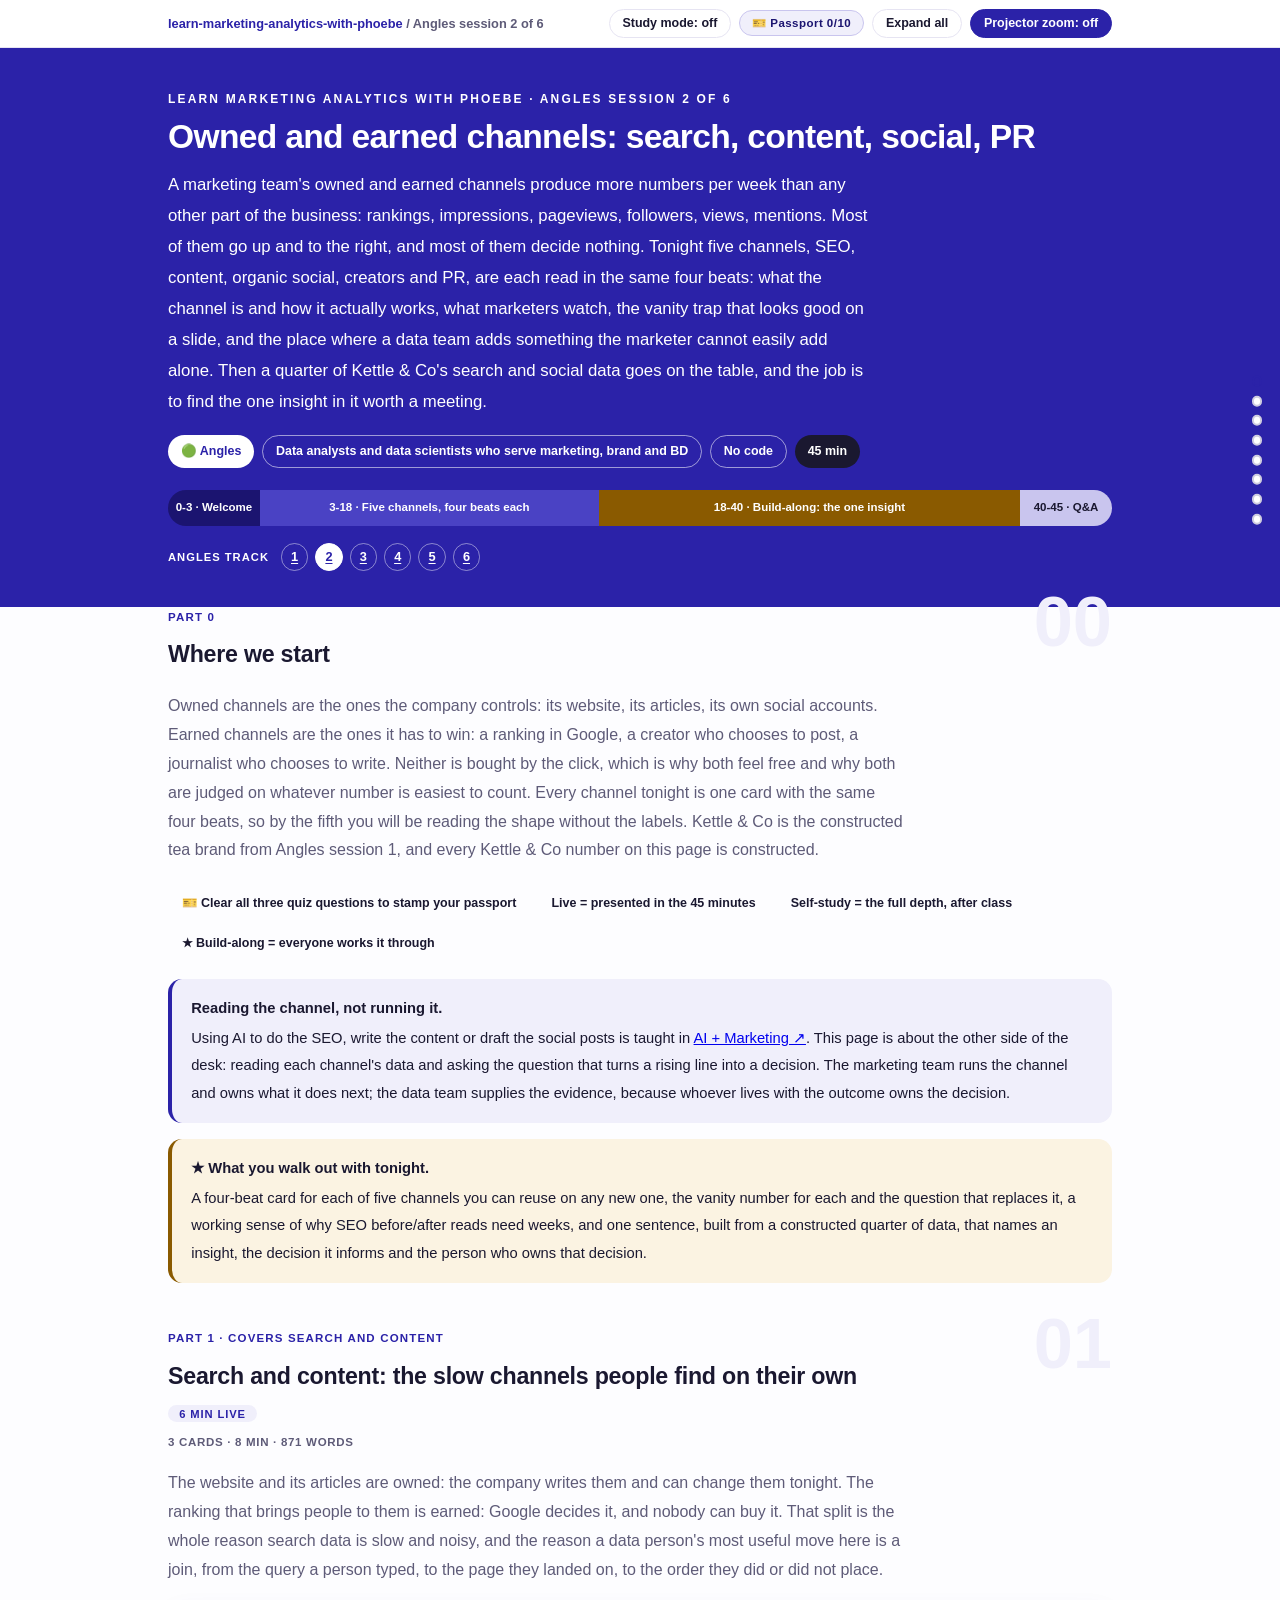
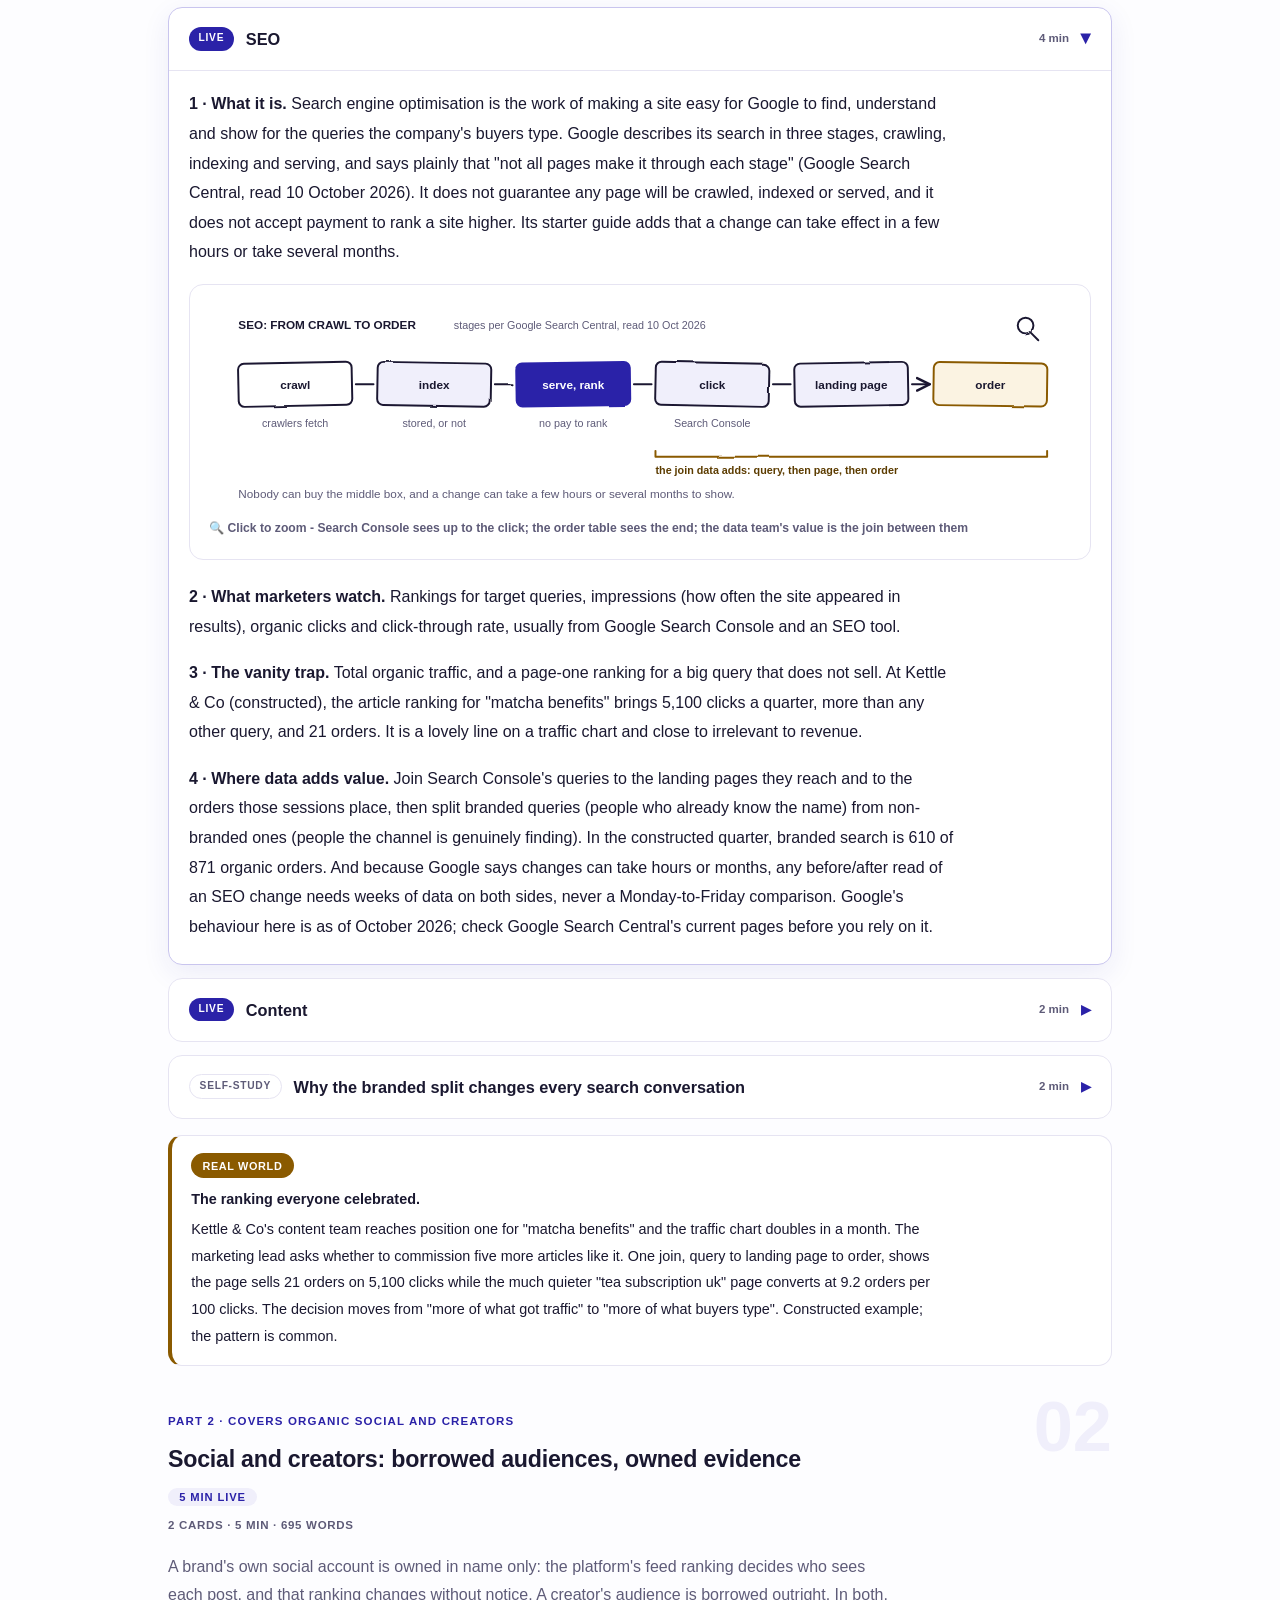
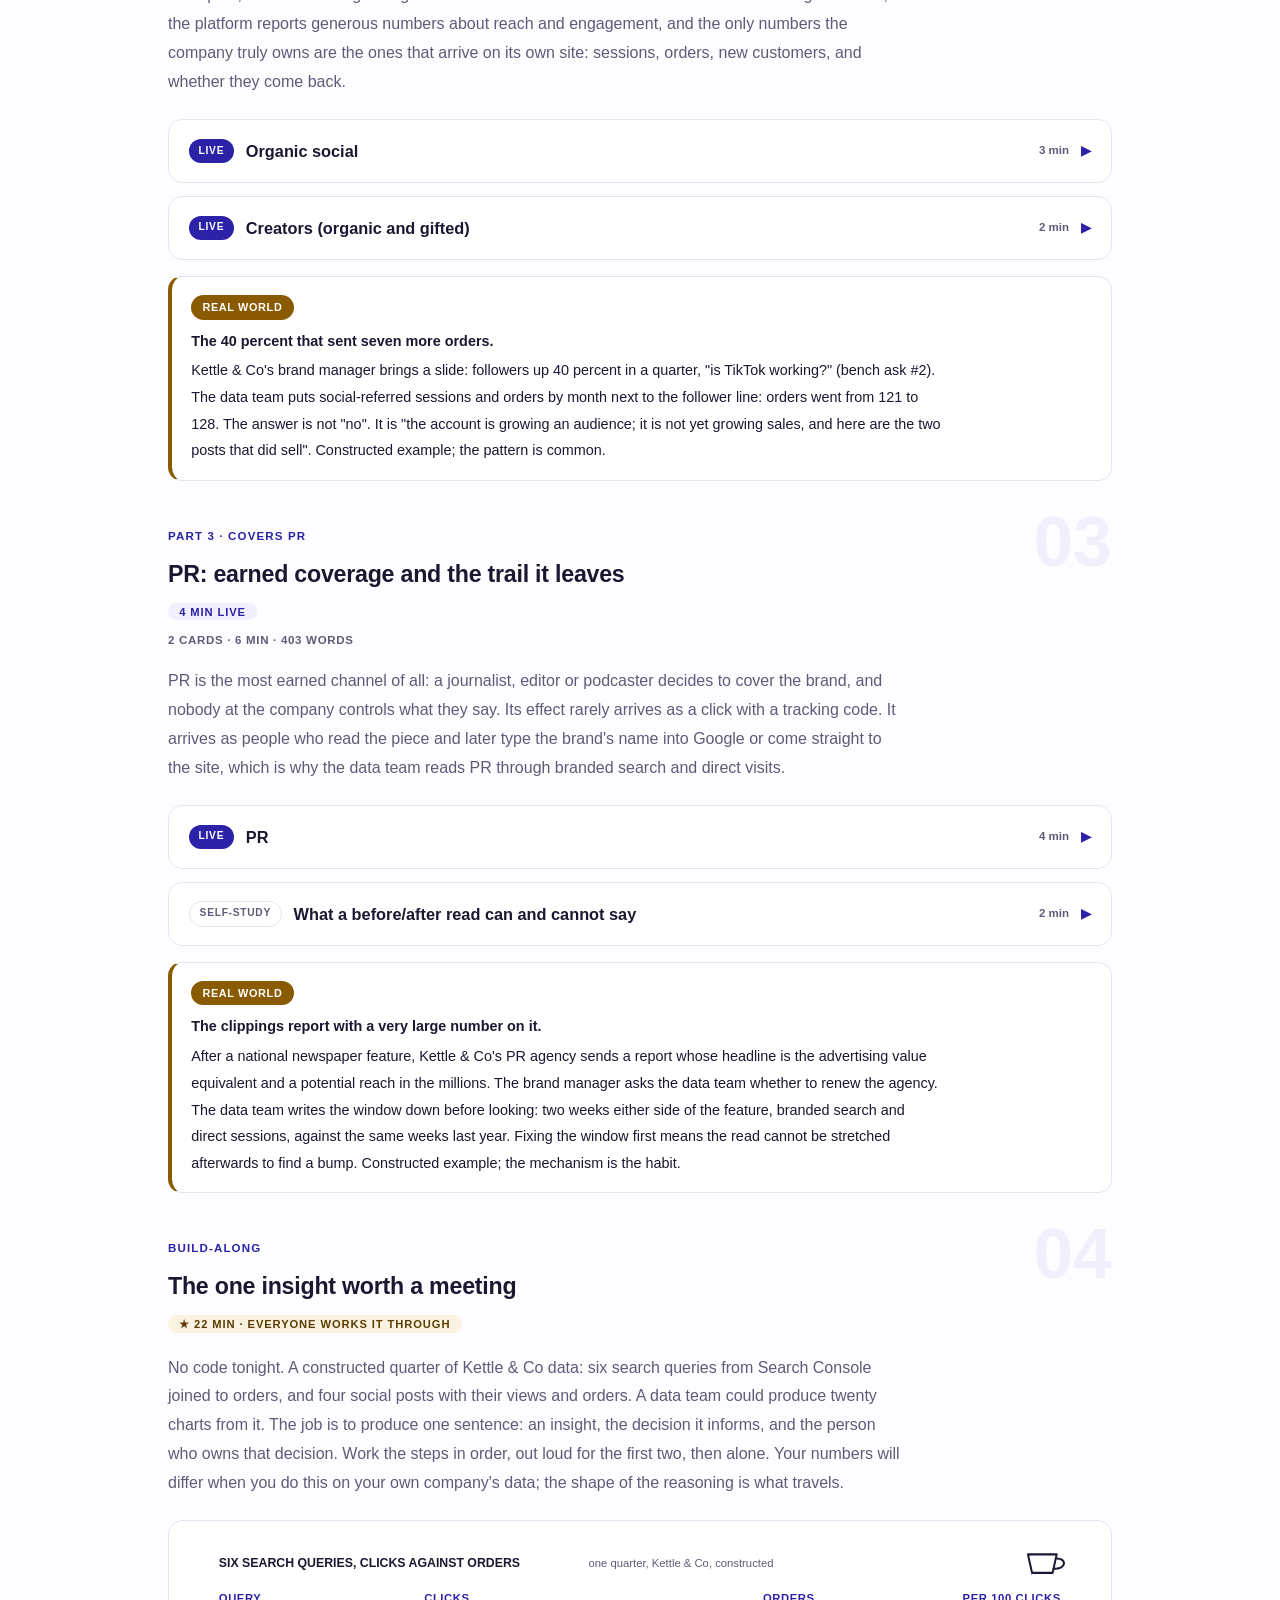
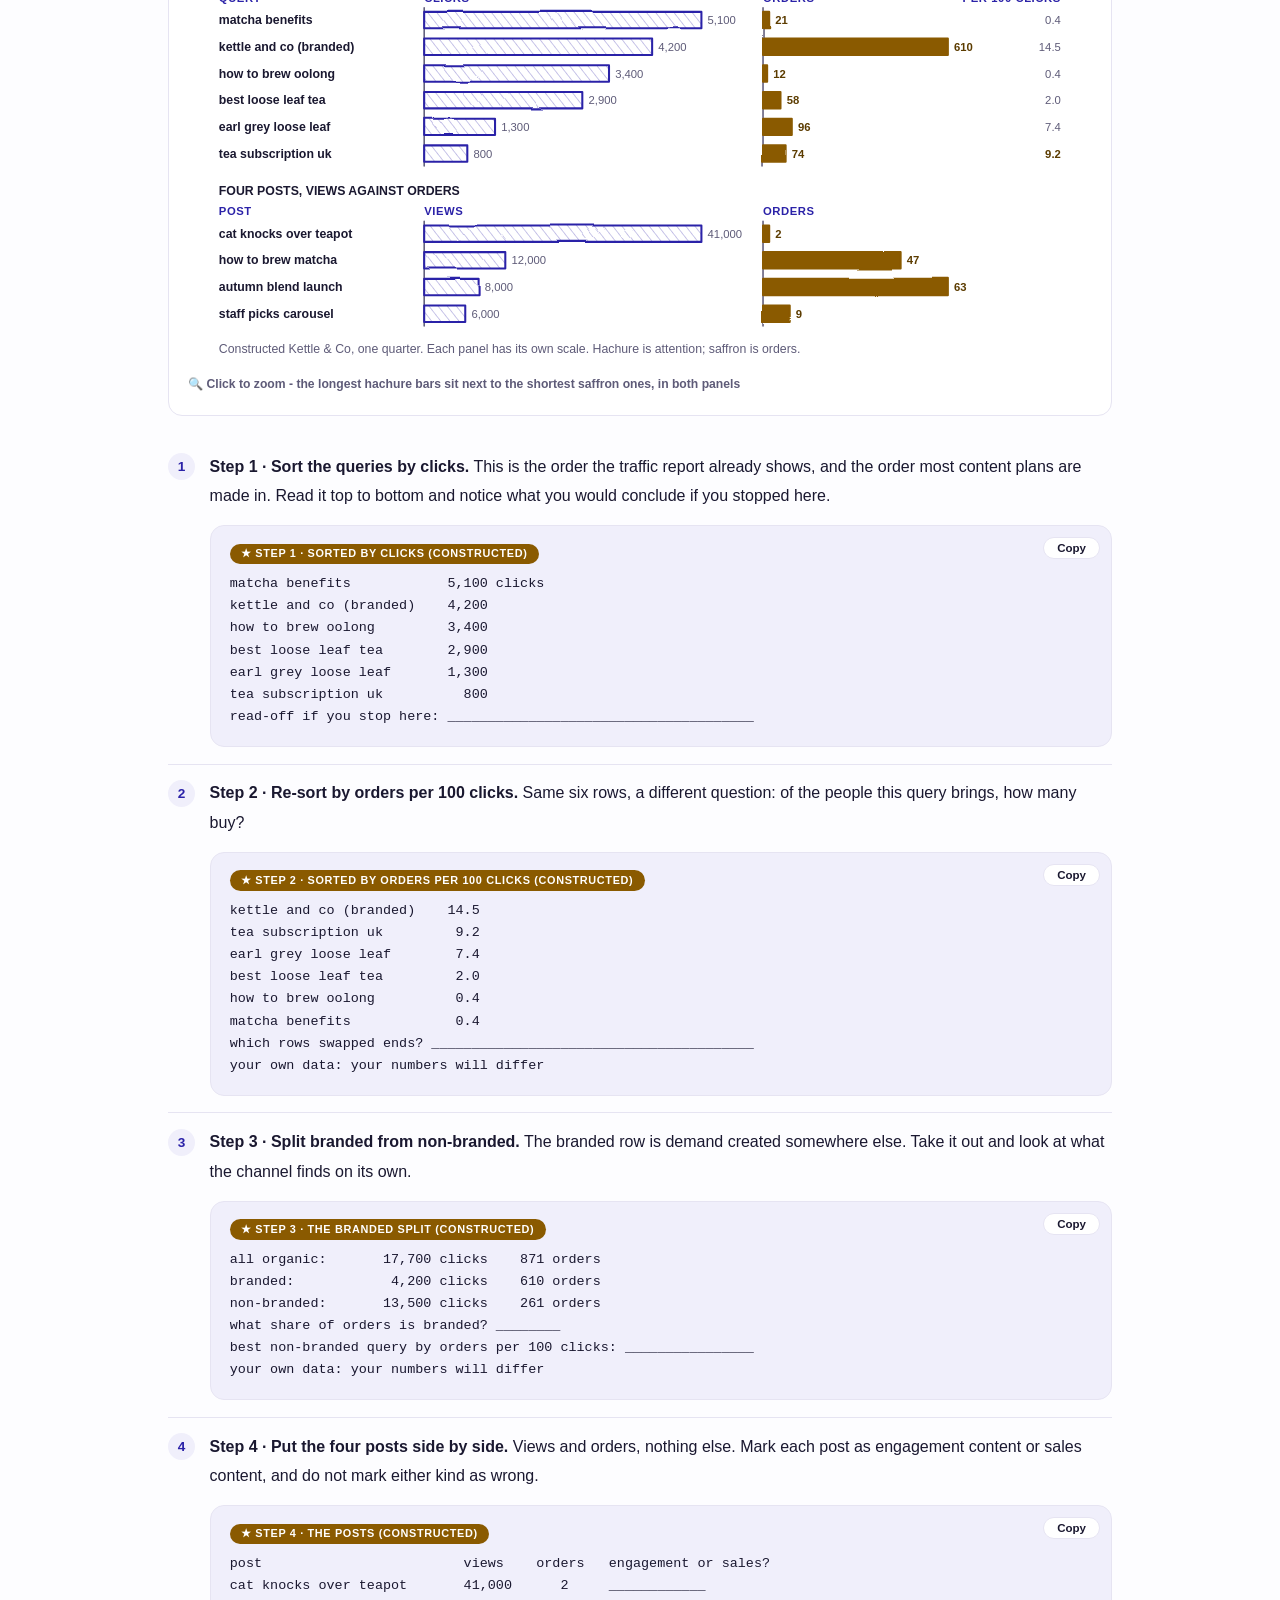
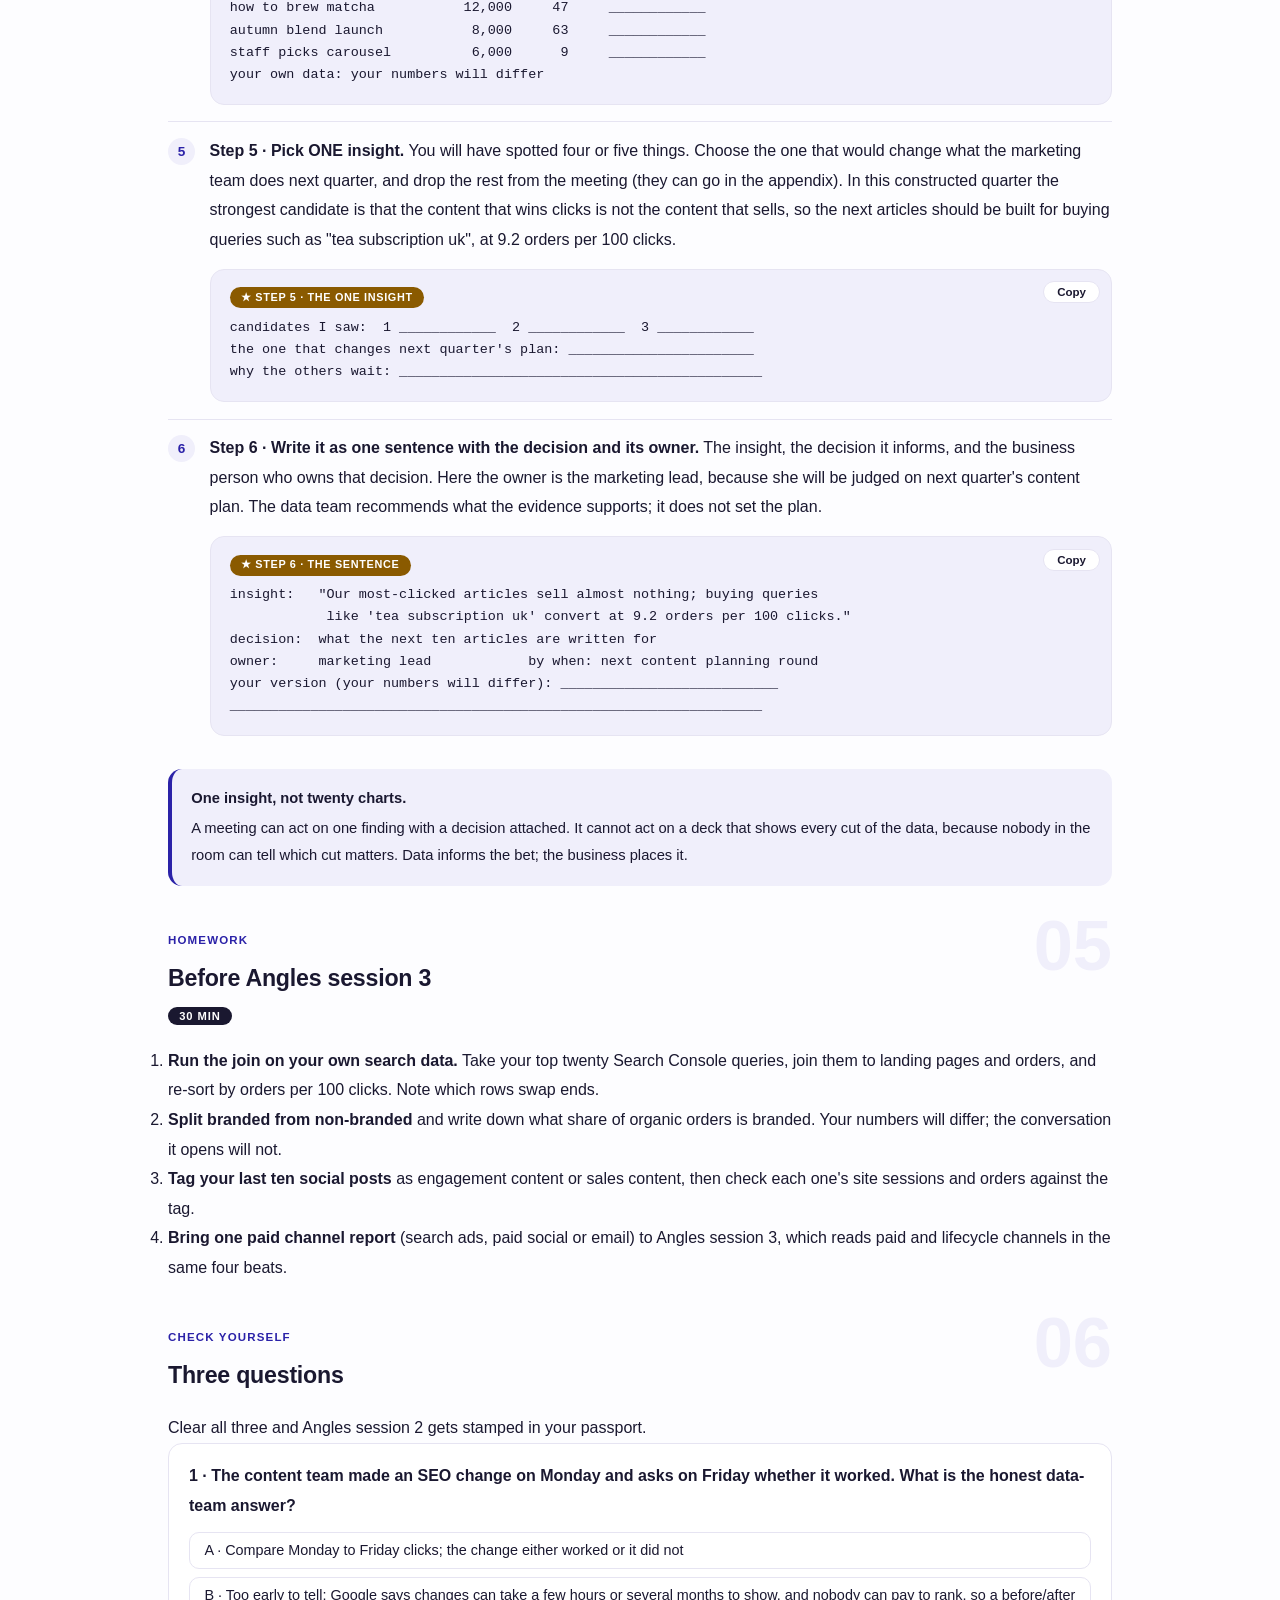
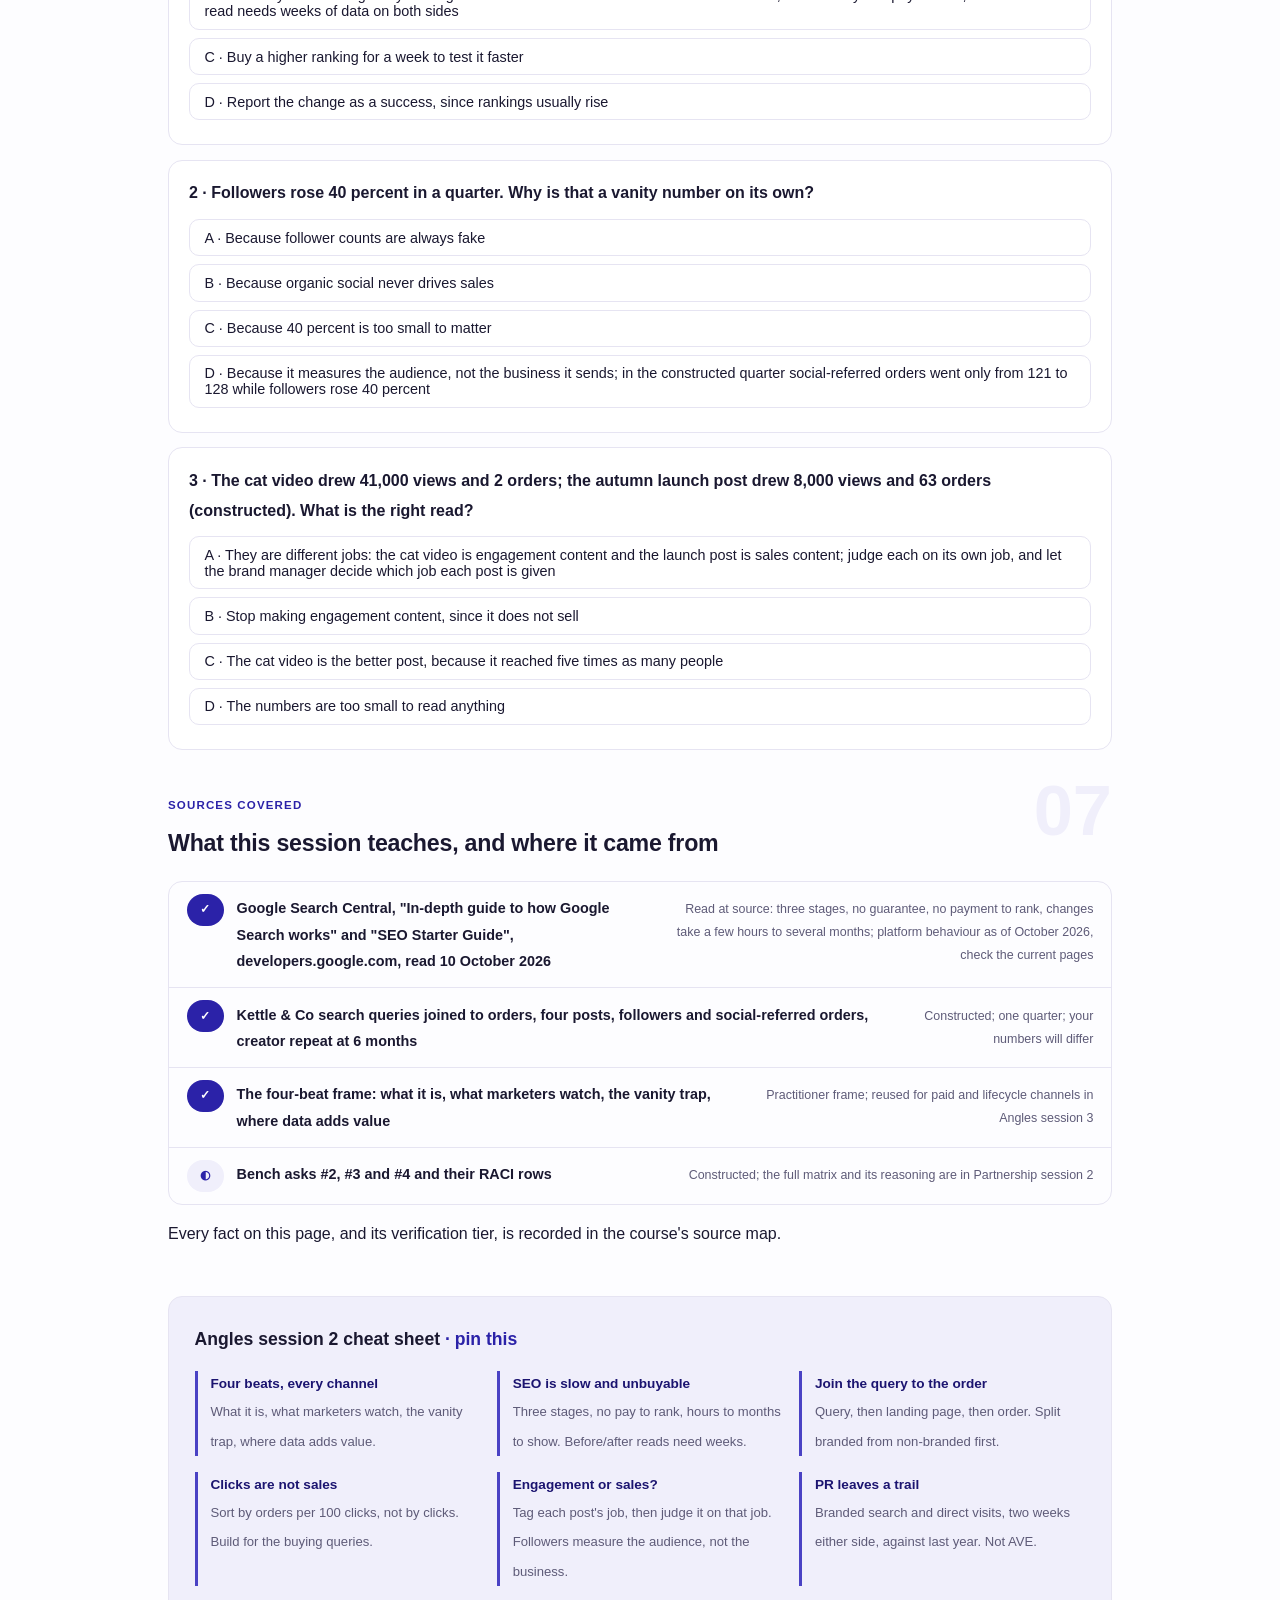
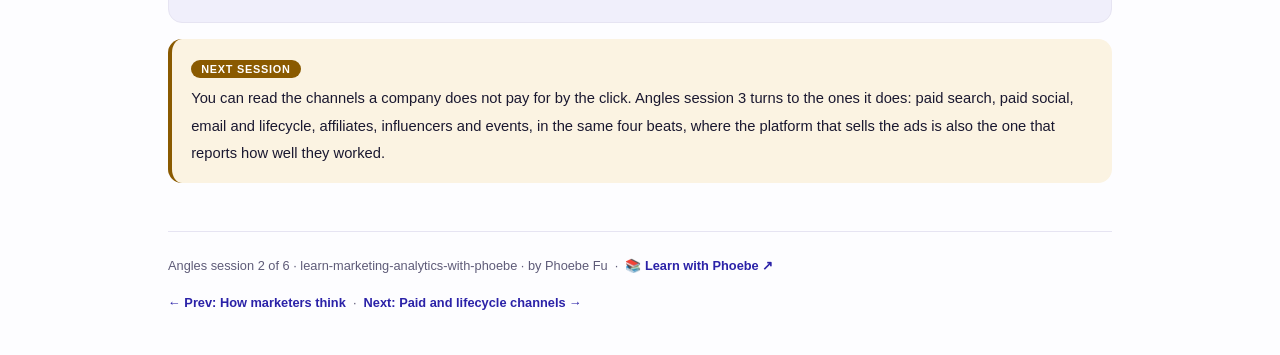
<file: courses/a2-owned-and-earned-channels.html>
<!DOCTYPE html>
<html lang="en">
<head>
<meta charset="UTF-8">
<meta name="viewport" content="width=device-width, initial-scale=1.0">
<!-- social:start -->
<meta name="description" content="Angles session 2 of 6. Owned and earned channels read in four beats: SEO, content, organic social, creators and PR. What each one is, what marketers watch, the number that looks good and decides nothing, and where a data team adds value, ending with the one insight in a quarter of search and social data worth a meeting.">
<meta property="og:type" content="article">
<meta property="og:site_name" content="Learn with Phoebe">
<meta property="og:title" content="Owned and earned channels: search, content, social, PR - learn marketing analytics with phoebe">
<meta property="og:description" content="Angles session 2 of 6. Five owned and earned channels in four beats, and the one insight worth a meeting.">
<meta property="og:url" content="https://phoebefu6.github.io/learn-marketing-analytics-with-phoebe/courses/a2-owned-and-earned-channels.html">
<meta property="og:image" content="https://phoebefu6.github.io/learn-marketing-analytics-with-phoebe/assets/og-cover.png">
<meta property="og:image:width" content="1200">
<meta property="og:image:height" content="630">
<meta name="twitter:card" content="summary_large_image">
<meta name="twitter:title" content="Owned and earned channels: search, content, social, PR - learn marketing analytics with phoebe">
<meta name="twitter:description" content="Angles session 2 of 6. SEO, content, social, creators and PR in four beats each.">
<meta name="twitter:image" content="https://phoebefu6.github.io/learn-marketing-analytics-with-phoebe/assets/og-cover.png">
<!-- social:end -->
<title>Angles session 2 · Owned and earned channels: search, content, social, PR - learn marketing analytics with phoebe</title>
<link rel="stylesheet" href="../assets/style.css?v=21">
</head>
<body>

<div class="toolbar">
  <div class="wrap">
    <span class="crumb"><a href="../index.html">learn-marketing-analytics-with-phoebe</a> / Angles session 2 of 6</span>
    <button class="btn" id="toggle-all" type="button">Expand all</button>
    <button class="btn primary" id="zoom-toggle" type="button">Projector zoom: off</button>
  </div>
</div>

<header class="masthead">
  <div class="wrap">
    <div class="eyebrow">Learn Marketing Analytics with Phoebe · Angles session 2 of 6</div>
    <h1>Owned and earned channels: <span class="accent">search, content, social, PR</span></h1>
    <p class="sub">A marketing team's owned and earned channels produce more numbers per week than any other part of the business: rankings, impressions, pageviews, followers, views, mentions. Most of them go up and to the right, and most of them decide nothing. Tonight five channels, SEO, content, organic social, creators and PR, are each read in the same four beats: what the channel is and how it actually works, what marketers watch, the vanity trap that looks good on a slide, and the place where a data team adds something the marketer cannot easily add alone. Then a quarter of Kettle &amp; Co's search and social data goes on the table, and the job is to find the one insight in it worth a meeting.</p>
    <div class="chip-row">
      <span class="chip level">🟢 Angles</span>
      <span class="chip audience">Data analysts and data scientists who serve marketing, brand and BD</span>
      <span class="chip audience">No code</span>
      <span class="chip time">45 min</span>
    </div>
    <div class="agenda">
      <span class="a1" style="flex:1">0-3 · Welcome</span>
      <span class="a2" style="flex:4">3-18 · Five channels, four beats each</span>
      <span class="a3" style="flex:5">18-40 · Build-along: the one insight</span>
      <span class="a4" style="flex:1">40-45 · Q&amp;A</span>
    </div>
  </div>
</header>

<main class="wrap">

  <section class="section" id="intro">
    <div class="section-kicker">
      <span class="klabel">Part 0</span>
      <h2>Where we start</h2>
    </div>
    <p class="lede">Owned channels are the ones the company controls: its website, its articles, its own social accounts. Earned channels are the ones it has to win: a ranking in Google, a creator who chooses to post, a journalist who chooses to write. Neither is bought by the click, which is why both feel free and why both are judged on whatever number is easiest to count. Every channel tonight is one card with the same four beats, so by the fifth you will be reading the shape without the labels. Kettle &amp; Co is the constructed tea brand from Angles session 1, and every Kettle &amp; Co number on this page is constructed.</p>

    <div class="legend">
      <span class="pill">🎫 Clear all three quiz questions to stamp your passport</span>
      <span class="pill">Live = presented in the 45 minutes</span>
      <span class="pill">Self-study = the full depth, after class</span>
      <span class="pill">★ Build-along = everyone works it through</span>
    </div>

    <div class="callout tip">
      <p><strong>Reading the channel, not running it.</strong> Using AI to do the SEO, write the content or draft the social posts is taught in <a href="https://phoebefu6.github.io/learn-ai-marketing-with-phoebe/">AI + Marketing ↗</a>. This page is about the other side of the desk: reading each channel's data and asking the question that turns a rising line into a decision. The marketing team runs the channel and owns what it does next; the data team supplies the evidence, because whoever lives with the outcome owns the decision.</p>
    </div>

    <div class="callout win">
      <p><strong>★ What you walk out with tonight.</strong> A four-beat card for each of five channels you can reuse on any new one, the vanity number for each and the question that replaces it, a working sense of why SEO before/after reads need weeks, and one sentence, built from a constructed quarter of data, that names an insight, the decision it informs and the person who owns that decision.</p>
    </div>
  </section>

  <section class="section" id="part-1">
    <div class="section-kicker">
      <span class="klabel">Part 1 · covers search and content</span>
      <h2>Search and content: the slow channels people find on their own</h2>
      <span class="tag concept">6 min live</span>
    </div>
    <p class="lede">The website and its articles are owned: the company writes them and can change them tonight. The ranking that brings people to them is earned: Google decides it, and nobody can buy it. That split is the whole reason search data is slow and noisy, and the reason a data person's most useful move here is a join, from the query a person typed, to the page they landed on, to the order they did or did not place.</p>

    <details class="card" open>
      <summary><span class="mode live">Live</span>SEO<span class="mini">4 min</span><span class="caret">▶</span></summary>
      <div class="body">
        <p><strong>1 · What it is.</strong> Search engine optimisation is the work of making a site easy for Google to find, understand and show for the queries the company's buyers type. Google describes its search in three stages, crawling, indexing and serving, and says plainly that "not all pages make it through each stage" (Google Search Central, read 10 October 2026). It does not guarantee any page will be crawled, indexed or served, and it does not accept payment to rank a site higher. Its starter guide adds that a change can take effect in a few hours or take several months.</p>

        <figure class="zoomable">
          <svg viewBox="0 0 880 208" xmlns="http://www.w3.org/2000/svg" role="img" aria-label="A hand-drawn row of six boxes joined by arrows: crawl, index, serve and rank, click, landing page, order. Notes under the first four say crawlers fetch, stored or not, no pay to rank, Search Console. A saffron bracket under click, landing page and order says the join data adds: query, then page, then order. A bottom note says no payment to rank and changes can take hours to months.">
            <defs>
              <filter id="a2aSk" x="-3%" y="-3%" width="106%" height="106%"><feTurbulence type="fractalNoise" baseFrequency="0.02" numOctaves="2" seed="5" result="n"/><feDisplacementMap in="SourceGraphic" in2="n" scale="2.4" xChannelSelector="R" yChannelSelector="G"/></filter>
              <pattern id="a2aHc" patternUnits="userSpaceOnUse" width="7" height="7" patternTransform="rotate(-38)"><line x1="0" y1="0" x2="0" y2="7" stroke="#2B22A8" stroke-width="1" opacity=".5"/></pattern>
              <marker id="a2aAr" viewBox="0 0 10 10" refX="9" refY="5" markerWidth="8" markerHeight="8" orient="auto"><path d="M1 1 L9 5 L1 9" fill="none" stroke="#1A1830" stroke-width="1.6" stroke-linecap="round"/></marker>
            </defs>
            <style>
              .a2aH { font: 800 12px Inter, sans-serif; fill: #1A1830; }
              .a2aL { font: 600 12px Inter, sans-serif; fill: #1A1830; }
              .a2aS { font: 400 11px Inter, sans-serif; fill: #5E5B78; }
              .a2aB { font: 800 11px Inter, sans-serif; fill: #5C3C00; }
              .a2aW { font: 800 12px Inter, sans-serif; fill: #FFFFFF; }
              .a2aN { font: 400 12px Inter, sans-serif; fill: #5E5B78; }
            </style>

            <text class="a2aH" x="30" y="26">SEO: FROM CRAWL TO ORDER</text>
            <text class="a2aS" x="250" y="26">stages per Google Search Central, read 10 Oct 2026</text>

            <g filter="url(#a2aSk)" fill="none" stroke="#1A1830" stroke-width="2" stroke-linecap="round" stroke-linejoin="round">
              <rect x="30" y="60" width="116" height="44" rx="6" transform="rotate(-1.2 88 82)" fill="#FFFFFF"/>
              <rect x="172" y="60" width="116" height="44" rx="6" transform="rotate(1 230 82)" fill="#F0EFFB"/>
              <rect x="314" y="60" width="116" height="44" rx="6" transform="rotate(-0.8 372 82)" fill="#2B22A8" stroke="#2B22A8"/>
              <rect x="456" y="60" width="116" height="44" rx="6" transform="rotate(1.2 514 82)" fill="#F0EFFB"/>
              <rect x="598" y="60" width="116" height="44" rx="6" transform="rotate(-1 656 82)" fill="#F0EFFB"/>
              <rect x="740" y="60" width="116" height="44" rx="6" transform="rotate(0.8 798 82)" fill="#FBF3E2" stroke="#8A5A00"/>
              <path d="M150 82 L168 82 M292 82 L310 82 M434 82 L452 82 M576 82 L594 82 M718 82 L736 82" marker-end="url(#a2aAr)"/>
              <path d="M456 150 L456 156 L856 156 L856 150" stroke="#8A5A00"/>
              <!-- doodle: a magnifying glass -->
              <circle cx="834" cy="22" r="8"/>
              <path d="M840 28 L848 36"/>
            </g>

            <text class="a2aL" x="88" y="87" text-anchor="middle">crawl</text>
            <text class="a2aL" x="230" y="87" text-anchor="middle">index</text>
            <text class="a2aW" x="372" y="87" text-anchor="middle">serve, rank</text>
            <text class="a2aL" x="514" y="87" text-anchor="middle">click</text>
            <text class="a2aL" x="656" y="87" text-anchor="middle">landing page</text>
            <text class="a2aL" x="798" y="87" text-anchor="middle">order</text>

            <text class="a2aS" x="88" y="126" text-anchor="middle">crawlers fetch</text>
            <text class="a2aS" x="230" y="126" text-anchor="middle">stored, or not</text>
            <text class="a2aS" x="372" y="126" text-anchor="middle">no pay to rank</text>
            <text class="a2aS" x="514" y="126" text-anchor="middle">Search Console</text>

            <text class="a2aB" x="456" y="174">the join data adds: query, then page, then order</text>
            <text class="a2aN" x="30" y="198">Nobody can buy the middle box, and a change can take a few hours or several months to show.</text>
          </svg>
          <figcaption>🔍 Click to zoom - Search Console sees up to the click; the order table sees the end; the data team's value is the join between them</figcaption>
        </figure>

        <p><strong>2 · What marketers watch.</strong> Rankings for target queries, impressions (how often the site appeared in results), organic clicks and click-through rate, usually from Google Search Console and an SEO tool.</p>
        <p><strong>3 · The vanity trap.</strong> Total organic traffic, and a page-one ranking for a big query that does not sell. At Kettle &amp; Co (constructed), the article ranking for "matcha benefits" brings 5,100 clicks a quarter, more than any other query, and 21 orders. It is a lovely line on a traffic chart and close to irrelevant to revenue.</p>
        <p><strong>4 · Where data adds value.</strong> Join Search Console's queries to the landing pages they reach and to the orders those sessions place, then split branded queries (people who already know the name) from non-branded ones (people the channel is genuinely finding). In the constructed quarter, branded search is 610 of 871 organic orders. And because Google says changes can take hours or months, any before/after read of an SEO change needs weeks of data on both sides, never a Monday-to-Friday comparison. Google's behaviour here is as of October 2026; check Google Search Central's current pages before you rely on it.</p>
      </div>
    </details>

    <details class="card">
      <summary><span class="mode live">Live</span>Content<span class="mini">2 min</span><span class="caret">▶</span></summary>
      <div class="body">
        <p><strong>1 · What it is.</strong> Articles, guides, recipes and videos the company publishes on its own site. A reader finds a piece through search or social, reads it, and the piece's job is to move some of those readers on, through an internal link, to a product page and an order or a newsletter signup.</p>

        <figure class="zoomable">
          <svg viewBox="0 0 880 196" xmlns="http://www.w3.org/2000/svg" role="img" aria-label="A hand-drawn row of six boxes joined by arrows: article, found, reader, link to shop, product page, order or signup. A note under found says search or social. A red arrow drops from the reader box, labelled most readers leave here. The order box is saffron. A bottom note says how to brew oolong won 3,400 clicks and 12 orders in a constructed quarter.">
            <defs>
              <filter id="a2bSk" x="-3%" y="-3%" width="106%" height="106%"><feTurbulence type="fractalNoise" baseFrequency="0.02" numOctaves="2" seed="11" result="n"/><feDisplacementMap in="SourceGraphic" in2="n" scale="2.4" xChannelSelector="R" yChannelSelector="G"/></filter>
              <pattern id="a2bHc" patternUnits="userSpaceOnUse" width="7" height="7" patternTransform="rotate(-38)"><line x1="0" y1="0" x2="0" y2="7" stroke="#2B22A8" stroke-width="1" opacity=".5"/></pattern>
              <marker id="a2bAr" viewBox="0 0 10 10" refX="9" refY="5" markerWidth="8" markerHeight="8" orient="auto"><path d="M1 1 L9 5 L1 9" fill="none" stroke="#1A1830" stroke-width="1.6" stroke-linecap="round"/></marker>
            </defs>
            <style>
              .a2bH { font: 800 12px Inter, sans-serif; fill: #1A1830; }
              .a2bL { font: 600 12px Inter, sans-serif; fill: #1A1830; }
              .a2bS { font: 400 11px Inter, sans-serif; fill: #5E5B78; }
              .a2bR { font: 800 11px Inter, sans-serif; fill: #991B1B; }
              .a2bN { font: 400 12px Inter, sans-serif; fill: #5E5B78; }
            </style>

            <text class="a2bH" x="30" y="26">CONTENT: FROM ARTICLE TO ORDER</text>
            <text class="a2bS" x="300" y="26">Kettle &amp; Co, constructed</text>

            <g filter="url(#a2bSk)" fill="none" stroke="#1A1830" stroke-width="2" stroke-linecap="round" stroke-linejoin="round">
              <rect x="30" y="60" width="116" height="44" rx="6" transform="rotate(1 88 82)" fill="url(#a2bHc)"/>
              <rect x="172" y="60" width="116" height="44" rx="6" transform="rotate(-1.2 230 82)" fill="#F0EFFB"/>
              <rect x="314" y="60" width="116" height="44" rx="6" transform="rotate(0.8 372 82)" fill="#F0EFFB"/>
              <rect x="456" y="60" width="116" height="44" rx="6" transform="rotate(-1 514 82)" fill="#F0EFFB"/>
              <rect x="598" y="60" width="116" height="44" rx="6" transform="rotate(1.2 656 82)" fill="#F0EFFB"/>
              <rect x="740" y="60" width="116" height="44" rx="6" transform="rotate(-0.8 798 82)" fill="#FBF3E2" stroke="#8A5A00"/>
              <path d="M150 82 L168 82 M292 82 L310 82 M434 82 L452 82 M576 82 L594 82 M718 82 L736 82" marker-end="url(#a2bAr)"/>
              <path d="M372 108 L372 146" stroke="#991B1B" stroke-dasharray="5 4" marker-end="url(#a2bAr)"/>
              <!-- doodle: a pencil -->
              <path d="M820 32 L844 14 L850 20 L826 38 Z"/>
              <path d="M820 32 L818 40 L826 38"/>
            </g>

            <text class="a2bL" x="88" y="87" text-anchor="middle">article</text>
            <text class="a2bL" x="230" y="87" text-anchor="middle">found</text>
            <text class="a2bL" x="372" y="87" text-anchor="middle">reader</text>
            <text class="a2bL" x="514" y="87" text-anchor="middle">link to shop</text>
            <text class="a2bL" x="656" y="87" text-anchor="middle">product page</text>
            <text class="a2bL" x="798" y="87" text-anchor="middle">order, signup</text>

            <text class="a2bS" x="230" y="126" text-anchor="middle">search or social</text>
            <text class="a2bR" x="384" y="140">most readers leave here</text>

            <text class="a2bN" x="30" y="184">Constructed: "how to brew oolong" won 3,400 clicks and 12 orders in one quarter.</text>
          </svg>
          <figcaption>🔍 Click to zoom - a pageview is counted at the third box; the business is paid at the sixth</figcaption>
        </figure>

        <p><strong>2 · What marketers watch.</strong> Pageviews, time on page, scroll depth and shares. These say whether people read the piece, which matters to the person who wrote it.</p>
        <p><strong>3 · The vanity trap.</strong> Pageviews. A guide that a thousand people read and leave is a success by the content team's scoreboard and a cost by the finance partner's.</p>
        <p><strong>4 · Where data adds value.</strong> Trace the path from each piece to a purchase or signup: how many readers went on to a product page, and how many of those ordered. That splits content into two honest kinds, content that sells and content that informs, and both are allowed. At Kettle &amp; Co (constructed), "how to brew oolong" brings 3,400 clicks and 12 orders in a quarter: useful, well read, and not a sales asset. The decision it informs belongs to the marketing lead: what the next ten articles are for.</p>
      </div>
    </details>

    <details class="card">
      <summary><span class="mode self">Self-study</span>Why the branded split changes every search conversation<span class="mini">2 min</span><span class="caret">▶</span></summary>
      <div class="body">
        <p>A person who types "kettle and co" already knows the brand. Something else, a friend, a creator, a newspaper, an advert, did the work of getting them there, and search is the door they used. A person who types "tea subscription uk" is being found by the channel. Blending the two makes organic search look like a growth engine when much of its revenue is demand created elsewhere. In the constructed quarter, 610 of 871 organic orders are branded; the non-branded queries bring 13,500 clicks and 261 orders. Neither number is bad. They answer different questions: branded search is closer to a brand-health signal (Angles session 1), non-branded search is the channel doing its own job.</p>
      </div>
    </details>

    <div class="callout example">
      <span class="ex-pill">Real world</span>
      <p><strong>The ranking everyone celebrated.</strong> Kettle &amp; Co's content team reaches position one for "matcha benefits" and the traffic chart doubles in a month. The marketing lead asks whether to commission five more articles like it. One join, query to landing page to order, shows the page sells 21 orders on 5,100 clicks while the much quieter "tea subscription uk" page converts at 9.2 orders per 100 clicks. The decision moves from "more of what got traffic" to "more of what buyers type". Constructed example; the pattern is common.</p>
    </div>
  </section>

  <section class="section" id="part-2">
    <div class="section-kicker">
      <span class="klabel">Part 2 · covers organic social and creators</span>
      <h2>Social and creators: borrowed audiences, owned evidence</h2>
      <span class="tag concept">5 min live</span>
    </div>
    <p class="lede">A brand's own social account is owned in name only: the platform's feed ranking decides who sees each post, and that ranking changes without notice. A creator's audience is borrowed outright. In both, the platform reports generous numbers about reach and engagement, and the only numbers the company truly owns are the ones that arrive on its own site: sessions, orders, new customers, and whether they come back.</p>

    <details class="card">
      <summary><span class="mode live">Live</span>Organic social<span class="mini">3 min</span><span class="caret">▶</span></summary>
      <div class="body">
        <p><strong>1 · What it is.</strong> Posts on the brand's own accounts, unpaid. The platform's feed ranking decides how widely each post is shown; some of the people who see it engage, and a smaller share click through to the profile or a link and land on the site.</p>

        <figure class="zoomable">
          <svg viewBox="0 0 880 190" xmlns="http://www.w3.org/2000/svg" role="img" aria-label="A hand-drawn row of six boxes joined by arrows: post, feed ranking, views, engagement, link click, site. A red bracket under views and engagement says vanity counts live here. A saffron bracket under link click and site says data joins these to orders. A bottom note says followers rose 40 percent while social-referred orders went from 121 to 128, constructed.">
            <defs>
              <filter id="a2cSk" x="-3%" y="-3%" width="106%" height="106%"><feTurbulence type="fractalNoise" baseFrequency="0.02" numOctaves="2" seed="23" result="n"/><feDisplacementMap in="SourceGraphic" in2="n" scale="2.4" xChannelSelector="R" yChannelSelector="G"/></filter>
              <pattern id="a2cHc" patternUnits="userSpaceOnUse" width="7" height="7" patternTransform="rotate(-38)"><line x1="0" y1="0" x2="0" y2="7" stroke="#2B22A8" stroke-width="1" opacity=".5"/></pattern>
              <marker id="a2cAr" viewBox="0 0 10 10" refX="9" refY="5" markerWidth="8" markerHeight="8" orient="auto"><path d="M1 1 L9 5 L1 9" fill="none" stroke="#1A1830" stroke-width="1.6" stroke-linecap="round"/></marker>
            </defs>
            <style>
              .a2cH { font: 800 12px Inter, sans-serif; fill: #1A1830; }
              .a2cL { font: 600 12px Inter, sans-serif; fill: #1A1830; }
              .a2cS { font: 400 11px Inter, sans-serif; fill: #5E5B78; }
              .a2cB { font: 800 11px Inter, sans-serif; fill: #5C3C00; }
              .a2cR { font: 800 11px Inter, sans-serif; fill: #991B1B; }
              .a2cN { font: 400 12px Inter, sans-serif; fill: #5E5B78; }
            </style>

            <text class="a2cH" x="30" y="26">ORGANIC SOCIAL: FROM POST TO SITE</text>
            <text class="a2cS" x="320" y="26">Kettle &amp; Co, constructed</text>

            <g filter="url(#a2cSk)" fill="none" stroke="#1A1830" stroke-width="2" stroke-linecap="round" stroke-linejoin="round">
              <rect x="30" y="60" width="116" height="44" rx="6" transform="rotate(-1 88 82)" fill="#FFFFFF"/>
              <rect x="172" y="60" width="116" height="44" rx="6" transform="rotate(1.2 230 82)" fill="#F0EFFB"/>
              <rect x="314" y="60" width="116" height="44" rx="6" transform="rotate(-0.8 372 82)" fill="#F0EFFB"/>
              <rect x="456" y="60" width="116" height="44" rx="6" transform="rotate(1 514 82)" fill="#F0EFFB"/>
              <rect x="598" y="60" width="116" height="44" rx="6" transform="rotate(-1.2 656 82)" fill="#F0EFFB"/>
              <rect x="740" y="60" width="116" height="44" rx="6" transform="rotate(0.8 798 82)" fill="#FBF3E2" stroke="#8A5A00"/>
              <path d="M150 82 L168 82 M292 82 L310 82 M434 82 L452 82 M576 82 L594 82 M718 82 L736 82" marker-end="url(#a2cAr)"/>
              <path d="M314 118 L314 124 L572 124 L572 118" stroke="#991B1B"/>
              <path d="M598 118 L598 124 L856 124 L856 118" stroke="#8A5A00"/>
              <!-- doodle: a heart -->
              <path d="M838 34 C818 22 824 10 838 18 C852 10 858 22 838 34 Z"/>
            </g>

            <text class="a2cL" x="88" y="87" text-anchor="middle">post</text>
            <text class="a2cL" x="230" y="87" text-anchor="middle">feed ranking</text>
            <text class="a2cL" x="372" y="87" text-anchor="middle">views</text>
            <text class="a2cL" x="514" y="87" text-anchor="middle">engagement</text>
            <text class="a2cL" x="656" y="87" text-anchor="middle">link click</text>
            <text class="a2cL" x="798" y="87" text-anchor="middle">site</text>

            <text class="a2cR" x="314" y="144">vanity counts live here</text>
            <text class="a2cB" x="598" y="144">data joins these to orders</text>

            <text class="a2cN" x="30" y="178">Constructed: followers up 40 percent in a quarter; social-referred orders went from 121 to 128.</text>
          </svg>
          <figcaption>🔍 Click to zoom - the platform reports the red bracket generously; the company's own data starts at the saffron one</figcaption>
        </figure>

        <p><strong>2 · What marketers watch.</strong> Followers, reach, and engagement rate (likes, comments, shares and saves as a share of views or followers).</p>
        <p><strong>3 · The vanity trap.</strong> Follower count. At Kettle &amp; Co (constructed), followers rose 40 percent in a quarter, from 12,500 to 17,500, while social-referred orders went from 121 to 128. The audience grew; the business it sends barely moved.</p>
        <p><strong>4 · Where data adds value.</strong> Social-referred sessions and orders by post, which only the company's own site data can supply. That separates engagement content from sales content. In the constructed quarter the most-viewed post, a cat knocking over the teapot, drew 41,000 views and 2 orders; the autumn blend launch post drew 8,000 views and 63 orders. Both have a job. Only one of them should be judged on orders, and the brand manager decides which job each post is given.</p>
      </div>
    </details>

    <details class="card">
      <summary><span class="mode live">Live</span>Creators (organic and gifted)<span class="mini">2 min</span><span class="caret">▶</span></summary>
      <div class="body">
        <p><strong>1 · What it is.</strong> The brand sends a brief, and often free product, to a creator, who posts to their own audience. Some of that audience uses the creator's discount code or tracked link and orders. Gifted and organic creator work is earned: the creator chooses whether and what to post. Paid influencer deals are read in Angles session 3.</p>

        <figure class="zoomable">
          <svg viewBox="0 0 880 190" xmlns="http://www.w3.org/2000/svg" role="img" aria-label="A hand-drawn row of five boxes joined by arrows: brief, creator post, their audience, code or link, order. A red dashed arrow drops from the code or link box, labelled codes leak to coupon sites. The order box is saffron. A bottom note says 31 percent of creator-acquired customers ordered again by month 6, constructed.">
            <defs>
              <filter id="a2dSk" x="-3%" y="-3%" width="106%" height="106%"><feTurbulence type="fractalNoise" baseFrequency="0.02" numOctaves="2" seed="29" result="n"/><feDisplacementMap in="SourceGraphic" in2="n" scale="2.4" xChannelSelector="R" yChannelSelector="G"/></filter>
              <pattern id="a2dHc" patternUnits="userSpaceOnUse" width="7" height="7" patternTransform="rotate(-38)"><line x1="0" y1="0" x2="0" y2="7" stroke="#2B22A8" stroke-width="1" opacity=".5"/></pattern>
              <marker id="a2dAr" viewBox="0 0 10 10" refX="9" refY="5" markerWidth="8" markerHeight="8" orient="auto"><path d="M1 1 L9 5 L1 9" fill="none" stroke="#1A1830" stroke-width="1.6" stroke-linecap="round"/></marker>
            </defs>
            <style>
              .a2dH { font: 800 12px Inter, sans-serif; fill: #1A1830; }
              .a2dL { font: 600 12px Inter, sans-serif; fill: #1A1830; }
              .a2dS { font: 400 11px Inter, sans-serif; fill: #5E5B78; }
              .a2dR { font: 800 11px Inter, sans-serif; fill: #991B1B; }
              .a2dN { font: 400 12px Inter, sans-serif; fill: #5E5B78; }
            </style>

            <text class="a2dH" x="30" y="26">CREATORS: FROM BRIEF TO ORDER</text>
            <text class="a2dS" x="300" y="26">Kettle &amp; Co, constructed</text>

            <g filter="url(#a2dSk)" fill="none" stroke="#1A1830" stroke-width="2" stroke-linecap="round" stroke-linejoin="round">
              <rect x="30" y="60" width="136" height="44" rx="6" transform="rotate(1.2 98 82)" fill="#FFFFFF"/>
              <rect x="198" y="60" width="136" height="44" rx="6" transform="rotate(-1 266 82)" fill="#F0EFFB"/>
              <rect x="366" y="60" width="136" height="44" rx="6" transform="rotate(0.8 434 82)" fill="url(#a2dHc)"/>
              <rect x="534" y="60" width="136" height="44" rx="6" transform="rotate(-1.2 602 82)" fill="#F0EFFB"/>
              <rect x="702" y="60" width="136" height="44" rx="6" transform="rotate(1 770 82)" fill="#FBF3E2" stroke="#8A5A00"/>
              <path d="M170 82 L194 82 M338 82 L362 82 M506 82 L530 82 M674 82 L698 82" marker-end="url(#a2dAr)"/>
              <path d="M602 108 L602 146" stroke="#991B1B" stroke-dasharray="5 4" marker-end="url(#a2dAr)"/>
              <!-- doodle: a small star -->
              <path d="M836 12 L840 22 L850 22 L842 28 L845 38 L836 32 L827 38 L830 28 L822 22 L832 22 Z"/>
            </g>

            <text class="a2dL" x="98" y="87" text-anchor="middle">brief</text>
            <text class="a2dL" x="266" y="87" text-anchor="middle">creator post</text>
            <text class="a2dL" x="434" y="87" text-anchor="middle">their audience</text>
            <text class="a2dL" x="602" y="87" text-anchor="middle">code or link</text>
            <text class="a2dL" x="770" y="87" text-anchor="middle">order</text>

            <text class="a2dR" x="614" y="140">codes leak to coupon sites</text>

            <text class="a2dN" x="30" y="178">Constructed: 31 percent of creator-acquired customers had ordered again by month 6.</text>
          </svg>
          <figcaption>🔍 Click to zoom - a code tells you an order used it, not that the creator caused it</figcaption>
        </figure>

        <p><strong>2 · What marketers watch.</strong> Views and engagement on the creator's post, and how many discount codes were redeemed.</p>
        <p><strong>3 · The vanity trap.</strong> Views, and "estimated media value", a figure that prices the creator's reach as if it had been bought as advertising. It prices the space, not the effect on sales.</p>
        <p><strong>4 · Where data adds value.</strong> Orders and new customers by creator code and by tracked link, with returning customers separated out. Watch for codes leaking to coupon sites, where a code turns up in a browser extension and is redeemed by people who were already checking out (the same pattern as the affiliate coupon sites in bench ask #8). Then follow the customers: in the constructed quarter, 31 percent of creator-acquired customers had ordered again by month 6, a number Angles session 4 sets against every other channel.</p>
        <p>This is bench ask #3, "Which creators drove sales?", and it is a split ask: the marketing lead is accountable and responsible, data is consulted with a named deliverable (orders and new customers by creator code and link, 5 modelled hours, constructed), and the brand manager is consulted. The creator choice stays with marketing because marketing lives with the relationship and the result. How that row was drawn is in <a href="p2-the-ownership-map.html">Partnership session 2</a>.</p>
      </div>
    </details>

    <div class="callout example">
      <span class="ex-pill">Real world</span>
      <p><strong>The 40 percent that sent seven more orders.</strong> Kettle &amp; Co's brand manager brings a slide: followers up 40 percent in a quarter, "is TikTok working?" (bench ask #2). The data team puts social-referred sessions and orders by month next to the follower line: orders went from 121 to 128. The answer is not "no". It is "the account is growing an audience; it is not yet growing sales, and here are the two posts that did sell". Constructed example; the pattern is common.</p>
    </div>
  </section>

  <section class="section" id="part-3">
    <div class="section-kicker">
      <span class="klabel">Part 3 · covers PR</span>
      <h2>PR: earned coverage and the trail it leaves</h2>
      <span class="tag concept">4 min live</span>
    </div>
    <p class="lede">PR is the most earned channel of all: a journalist, editor or podcaster decides to cover the brand, and nobody at the company controls what they say. Its effect rarely arrives as a click with a tracking code. It arrives as people who read the piece and later type the brand's name into Google or come straight to the site, which is why the data team reads PR through branded search and direct visits.</p>

    <details class="card">
      <summary><span class="mode live">Live</span>PR<span class="mini">4 min</span><span class="caret">▶</span></summary>
      <div class="body">
        <p><strong>1 · What it is.</strong> The PR lead pitches a story to journalists; some of them cover it; readers see the coverage; some of those readers later search for the brand by name or visit the site directly.</p>

        <figure class="zoomable">
          <svg viewBox="0 0 880 184" xmlns="http://www.w3.org/2000/svg" role="img" aria-label="A hand-drawn row of four boxes joined by arrows: pitch, coverage, readers, branded search and direct visits. A red bracket under coverage and readers says AVE and potential reach count here. A saffron bracket under the last box says data reads 2 weeks either side. A bottom note says compare with the same weeks last year because seasonality moves branded search too.">
            <defs>
              <filter id="a2eSk" x="-3%" y="-3%" width="106%" height="106%"><feTurbulence type="fractalNoise" baseFrequency="0.02" numOctaves="2" seed="37" result="n"/><feDisplacementMap in="SourceGraphic" in2="n" scale="2.4" xChannelSelector="R" yChannelSelector="G"/></filter>
              <pattern id="a2eHc" patternUnits="userSpaceOnUse" width="7" height="7" patternTransform="rotate(-38)"><line x1="0" y1="0" x2="0" y2="7" stroke="#2B22A8" stroke-width="1" opacity=".5"/></pattern>
              <marker id="a2eAr" viewBox="0 0 10 10" refX="9" refY="5" markerWidth="8" markerHeight="8" orient="auto"><path d="M1 1 L9 5 L1 9" fill="none" stroke="#1A1830" stroke-width="1.6" stroke-linecap="round"/></marker>
            </defs>
            <style>
              .a2eH { font: 800 12px Inter, sans-serif; fill: #1A1830; }
              .a2eL { font: 600 12px Inter, sans-serif; fill: #1A1830; }
              .a2eS { font: 400 11px Inter, sans-serif; fill: #5E5B78; }
              .a2eB { font: 800 11px Inter, sans-serif; fill: #5C3C00; }
              .a2eR { font: 800 11px Inter, sans-serif; fill: #991B1B; }
              .a2eN { font: 400 12px Inter, sans-serif; fill: #5E5B78; }
            </style>

            <text class="a2eH" x="30" y="26">PR: FROM PITCH TO THE TRAIL IT LEAVES</text>
            <text class="a2eS" x="370" y="26">mechanism, not data</text>

            <g filter="url(#a2eSk)" fill="none" stroke="#1A1830" stroke-width="2" stroke-linecap="round" stroke-linejoin="round">
              <rect x="30" y="60" width="180" height="44" rx="6" transform="rotate(-0.8 120 82)" fill="#FFFFFF"/>
              <rect x="240" y="60" width="180" height="44" rx="6" transform="rotate(1 330 82)" fill="#F0EFFB"/>
              <rect x="450" y="60" width="180" height="44" rx="6" transform="rotate(-1 540 82)" fill="#F0EFFB"/>
              <rect x="660" y="60" width="180" height="44" rx="6" transform="rotate(0.8 750 82)" fill="#FBF3E2" stroke="#8A5A00"/>
              <path d="M214 82 L236 82 M424 82 L446 82 M634 82 L656 82" marker-end="url(#a2eAr)"/>
              <path d="M240 118 L240 124 L630 124 L630 118" stroke="#991B1B"/>
              <path d="M660 118 L660 124 L840 124 L840 118" stroke="#8A5A00"/>
              <!-- doodle: a folded newspaper -->
              <rect x="818" y="12" width="30" height="22" rx="2" transform="rotate(-3 833 23)"/>
              <path d="M823 19 L843 19 M823 25 L837 25"/>
            </g>

            <text class="a2eL" x="120" y="87" text-anchor="middle">pitch</text>
            <text class="a2eL" x="330" y="87" text-anchor="middle">coverage</text>
            <text class="a2eL" x="540" y="87" text-anchor="middle">readers</text>
            <text class="a2eL" x="750" y="79" text-anchor="middle">branded search</text>
            <text class="a2eL" x="750" y="95" text-anchor="middle">and direct visits</text>

            <text class="a2eR" x="240" y="144">AVE and potential reach count here</text>
            <text class="a2eB" x="840" y="144" text-anchor="end">data reads 2 weeks either side</text>

            <text class="a2eN" x="30" y="172">Compare with the same weeks last year: seasonality moves branded search too.</text>
          </svg>
          <figcaption>🔍 Click to zoom - the clippings report counts the red bracket; the business feels the saffron box</figcaption>
        </figure>

        <p><strong>2 · What marketers watch.</strong> Coverage count, the total reach of the outlets that ran it, and share of voice against competitors.</p>
        <p><strong>3 · The vanity trap.</strong> "Advertising value equivalent" (AVE), the price the coverage would have cost if bought as advertising space, and "total potential reach", the summed audience of every outlet. Both measure the size of the stage, not whether anyone in the audience changed what they did.</p>
        <p><strong>4 · Where data adds value.</strong> Branded search and direct sessions for the two weeks before and after the coverage, set against the same weeks last year, so that a seasonal rise is not credited to the article. This is bench ask #4, "Did the newspaper feature move anything?", which data owns (data accountable and responsible, brand consulted), because the evidence is all internal. What the brand manager does with the answer, pitch that outlet again or not, stays hers.</p>
      </div>
    </details>

    <details class="card">
      <summary><span class="mode self">Self-study</span>What a before/after read can and cannot say<span class="mini">2 min</span><span class="caret">▶</span></summary>
      <div class="body">
        <p>A before/after window with a last-year comparison is a reasonable read, not an experiment. It cannot rule out that something else happened the same fortnight: a creator post, a competitor stock-out, a sunny week. Say so on the slide. If the brand wants a sharper answer for a big campaign, that is a lift design (Angles session 6), and attribution models and geo-lift are taught in <a href="https://phoebefu6.github.io/learn-marketing-attribution-with-phoebe/">Marketing Attribution ↗</a>. For a single article, the honest read is usually "branded search rose more than last year's same weeks, and here is what else happened then".</p>
      </div>
    </details>

    <div class="callout example">
      <span class="ex-pill">Real world</span>
      <p><strong>The clippings report with a very large number on it.</strong> After a national newspaper feature, Kettle &amp; Co's PR agency sends a report whose headline is the advertising value equivalent and a potential reach in the millions. The brand manager asks the data team whether to renew the agency. The data team writes the window down before looking: two weeks either side of the feature, branded search and direct sessions, against the same weeks last year. Fixing the window first means the read cannot be stretched afterwards to find a bump. Constructed example; the mechanism is the habit.</p>
    </div>
  </section>

  <section class="section" id="demo-1">
    <div class="section-kicker">
      <span class="klabel">Build-along</span>
      <h2>The one insight worth a meeting</h2>
      <span class="tag demo">★ 22 min · everyone works it through</span>
    </div>
    <p class="lede">No code tonight. A constructed quarter of Kettle &amp; Co data: six search queries from Search Console joined to orders, and four social posts with their views and orders. A data team could produce twenty charts from it. The job is to produce one sentence: an insight, the decision it informs, and the person who owns that decision. Work the steps in order, out loud for the first two, then alone. Your numbers will differ when you do this on your own company's data; the shape of the reasoning is what travels.</p>

    <figure class="zoomable">
      <svg viewBox="0 0 880 412" xmlns="http://www.w3.org/2000/svg" role="img" aria-label="Hand-drawn paired bars. Top panel, six search queries sorted by clicks, with clicks and orders: matcha benefits 5,100 clicks, 21 orders, 0.4 per 100 clicks; kettle and co branded 4,200 clicks, 610 orders, 14.5; how to brew oolong 3,400 clicks, 12 orders, 0.4; best loose leaf tea 2,900 clicks, 58 orders, 2.0; earl grey loose leaf 1,300 clicks, 96 orders, 7.4; tea subscription uk 800 clicks, 74 orders, 9.2. Bottom panel, four posts with views and orders: cat knocks over teapot 41,000 views, 2 orders; how to brew matcha 12,000 views, 47 orders; autumn blend launch 8,000 views, 63 orders; staff picks carousel 6,000 views, 9 orders. Constructed.">
        <defs>
          <filter id="a2fSk" x="-3%" y="-3%" width="106%" height="106%"><feTurbulence type="fractalNoise" baseFrequency="0.02" numOctaves="2" seed="47" result="n"/><feDisplacementMap in="SourceGraphic" in2="n" scale="2.4" xChannelSelector="R" yChannelSelector="G"/></filter>
          <pattern id="a2fHc" patternUnits="userSpaceOnUse" width="7" height="7" patternTransform="rotate(-38)"><line x1="0" y1="0" x2="0" y2="7" stroke="#2B22A8" stroke-width="1" opacity=".5"/></pattern>
          <marker id="a2fAr" viewBox="0 0 10 10" refX="9" refY="5" markerWidth="8" markerHeight="8" orient="auto"><path d="M1 1 L9 5 L1 9" fill="none" stroke="#1A1830" stroke-width="1.6" stroke-linecap="round"/></marker>
        </defs>
        <style>
          .a2fH { font: 800 12px Inter, sans-serif; fill: #1A1830; }
          .a2fL { font: 600 12px Inter, sans-serif; fill: #1A1830; }
          .a2fS { font: 400 11px Inter, sans-serif; fill: #5E5B78; }
          .a2fB { font: 800 11px Inter, sans-serif; fill: #5C3C00; }
          .a2fA { font: 700 11px Inter, sans-serif; fill: #2B22A8; letter-spacing: .05em; }
          .a2fN { font: 400 12px Inter, sans-serif; fill: #5E5B78; }
        </style>

        <text class="a2fH" x="30" y="26">SIX SEARCH QUERIES, CLICKS AGAINST ORDERS</text>
        <text class="a2fS" x="390" y="26">one quarter, Kettle &amp; Co, constructed</text>
        <text class="a2fA" x="30" y="60">QUERY</text>
        <text class="a2fA" x="230" y="60">CLICKS</text>
        <text class="a2fA" x="560" y="60">ORDERS</text>
        <text class="a2fA" x="850" y="60" text-anchor="end">PER 100 CLICKS</text>

        <g filter="url(#a2fSk)" fill="none" stroke="#1A1830" stroke-width="2" stroke-linecap="round" stroke-linejoin="round">
          <path d="M230 66 L230 220 M560 66 L560 220 M230 274 L230 376 M560 274 L560 376" stroke="#5E5B78" stroke-width="1.5"/>
          <!-- clicks bars (hachure) -->
          <rect x="230" y="70" width="270" height="16" fill="url(#a2fHc)" stroke="#2B22A8"/>
          <rect x="230" y="96" width="222" height="16" fill="url(#a2fHc)" stroke="#2B22A8"/>
          <rect x="230" y="122" width="180" height="16" fill="url(#a2fHc)" stroke="#2B22A8"/>
          <rect x="230" y="148" width="154" height="16" fill="url(#a2fHc)" stroke="#2B22A8"/>
          <rect x="230" y="174" width="69" height="16" fill="url(#a2fHc)" stroke="#2B22A8"/>
          <rect x="230" y="200" width="42" height="16" fill="url(#a2fHc)" stroke="#2B22A8"/>
          <!-- orders bars (saffron), 610 orders = 180px -->
          <rect x="560" y="70" width="6" height="16" fill="#8A5A00" stroke="#8A5A00"/>
          <rect x="560" y="96" width="180" height="16" fill="#8A5A00" stroke="#8A5A00"/>
          <rect x="560" y="122" width="4" height="16" fill="#8A5A00" stroke="#8A5A00"/>
          <rect x="560" y="148" width="17" height="16" fill="#8A5A00" stroke="#8A5A00"/>
          <rect x="560" y="174" width="28" height="16" fill="#8A5A00" stroke="#8A5A00"/>
          <rect x="560" y="200" width="22" height="16" fill="#8A5A00" stroke="#8A5A00"/>
          <!-- posts: views bars (hachure), 41,000 views = 270px -->
          <rect x="230" y="278" width="270" height="16" fill="url(#a2fHc)" stroke="#2B22A8"/>
          <rect x="230" y="304" width="79" height="16" fill="url(#a2fHc)" stroke="#2B22A8"/>
          <rect x="230" y="330" width="53" height="16" fill="url(#a2fHc)" stroke="#2B22A8"/>
          <rect x="230" y="356" width="40" height="16" fill="url(#a2fHc)" stroke="#2B22A8"/>
          <!-- posts: orders bars (saffron), 63 orders = 180px -->
          <rect x="560" y="278" width="6" height="16" fill="#8A5A00" stroke="#8A5A00"/>
          <rect x="560" y="304" width="134" height="16" fill="#8A5A00" stroke="#8A5A00"/>
          <rect x="560" y="330" width="180" height="16" fill="#8A5A00" stroke="#8A5A00"/>
          <rect x="560" y="356" width="26" height="16" fill="#8A5A00" stroke="#8A5A00"/>
          <!-- doodle: a teacup -->
          <path d="M818 14 L846 14 L842 32 L822 32 Z"/>
          <path d="M846 18 C856 18 856 28 843 28"/>
        </g>

        <text class="a2fL" x="30" y="82">matcha benefits</text>
        <text class="a2fL" x="30" y="108">kettle and co (branded)</text>
        <text class="a2fL" x="30" y="134">how to brew oolong</text>
        <text class="a2fL" x="30" y="160">best loose leaf tea</text>
        <text class="a2fL" x="30" y="186">earl grey loose leaf</text>
        <text class="a2fL" x="30" y="212">tea subscription uk</text>

        <text class="a2fS" x="506" y="82">5,100</text>
        <text class="a2fS" x="458" y="108">4,200</text>
        <text class="a2fS" x="416" y="134">3,400</text>
        <text class="a2fS" x="390" y="160">2,900</text>
        <text class="a2fS" x="305" y="186">1,300</text>
        <text class="a2fS" x="278" y="212">800</text>

        <text class="a2fB" x="572" y="82">21</text>
        <text class="a2fB" x="746" y="108">610</text>
        <text class="a2fB" x="570" y="134">12</text>
        <text class="a2fB" x="583" y="160">58</text>
        <text class="a2fB" x="594" y="186">96</text>
        <text class="a2fB" x="588" y="212">74</text>

        <text class="a2fS" x="850" y="82" text-anchor="end">0.4</text>
        <text class="a2fS" x="850" y="108" text-anchor="end">14.5</text>
        <text class="a2fS" x="850" y="134" text-anchor="end">0.4</text>
        <text class="a2fS" x="850" y="160" text-anchor="end">2.0</text>
        <text class="a2fS" x="850" y="186" text-anchor="end">7.4</text>
        <text class="a2fB" x="850" y="212" text-anchor="end">9.2</text>

        <text class="a2fH" x="30" y="248">FOUR POSTS, VIEWS AGAINST ORDERS</text>
        <text class="a2fA" x="30" y="268">POST</text>
        <text class="a2fA" x="230" y="268">VIEWS</text>
        <text class="a2fA" x="560" y="268">ORDERS</text>

        <text class="a2fL" x="30" y="290">cat knocks over teapot</text>
        <text class="a2fL" x="30" y="316">how to brew matcha</text>
        <text class="a2fL" x="30" y="342">autumn blend launch</text>
        <text class="a2fL" x="30" y="368">staff picks carousel</text>

        <text class="a2fS" x="506" y="290">41,000</text>
        <text class="a2fS" x="315" y="316">12,000</text>
        <text class="a2fS" x="289" y="342">8,000</text>
        <text class="a2fS" x="276" y="368">6,000</text>

        <text class="a2fB" x="572" y="290">2</text>
        <text class="a2fB" x="700" y="316">47</text>
        <text class="a2fB" x="746" y="342">63</text>
        <text class="a2fB" x="592" y="368">9</text>

        <text class="a2fN" x="30" y="402">Constructed Kettle &amp; Co, one quarter. Each panel has its own scale. Hachure is attention; saffron is orders.</text>
      </svg>
      <figcaption>🔍 Click to zoom - the longest hachure bars sit next to the shortest saffron ones, in both panels</figcaption>
    </figure>

    <div class="steps">
      <div class="step">
        <p><strong>Step 1 · Sort the queries by clicks.</strong> This is the order the traffic report already shows, and the order most content plans are made in. Read it top to bottom and notice what you would conclude if you stopped here.</p>
        <div class="prompt-box good"><span class="label">★ Step 1 · sorted by clicks (constructed)</span>matcha benefits            5,100 clicks
kettle and co (branded)    4,200
how to brew oolong         3,400
best loose leaf tea        2,900
earl grey loose leaf       1,300
tea subscription uk          800
read-off if you stop here: ______________________________________</div>
      </div>
      <div class="step">
        <p><strong>Step 2 · Re-sort by orders per 100 clicks.</strong> Same six rows, a different question: of the people this query brings, how many buy?</p>
        <div class="prompt-box good"><span class="label">★ Step 2 · sorted by orders per 100 clicks (constructed)</span>kettle and co (branded)    14.5
tea subscription uk         9.2
earl grey loose leaf        7.4
best loose leaf tea         2.0
how to brew oolong          0.4
matcha benefits             0.4
which rows swapped ends? ________________________________________
your own data: your numbers will differ</div>
      </div>
      <div class="step">
        <p><strong>Step 3 · Split branded from non-branded.</strong> The branded row is demand created somewhere else. Take it out and look at what the channel finds on its own.</p>
        <div class="prompt-box good"><span class="label">★ Step 3 · the branded split (constructed)</span>all organic:       17,700 clicks    871 orders
branded:            4,200 clicks    610 orders
non-branded:       13,500 clicks    261 orders
what share of orders is branded? ________
best non-branded query by orders per 100 clicks: ________________
your own data: your numbers will differ</div>
      </div>
      <div class="step">
        <p><strong>Step 4 · Put the four posts side by side.</strong> Views and orders, nothing else. Mark each post as engagement content or sales content, and do not mark either kind as wrong.</p>
        <div class="prompt-box good"><span class="label">★ Step 4 · the posts (constructed)</span>post                         views    orders   engagement or sales?
cat knocks over teapot       41,000      2     ____________
how to brew matcha           12,000     47     ____________
autumn blend launch           8,000     63     ____________
staff picks carousel          6,000      9     ____________
your own data: your numbers will differ</div>
      </div>
      <div class="step">
        <p><strong>Step 5 · Pick ONE insight.</strong> You will have spotted four or five things. Choose the one that would change what the marketing team does next quarter, and drop the rest from the meeting (they can go in the appendix). In this constructed quarter the strongest candidate is that the content that wins clicks is not the content that sells, so the next articles should be built for buying queries such as "tea subscription uk", at 9.2 orders per 100 clicks.</p>
        <div class="prompt-box good"><span class="label">★ Step 5 · the one insight</span>candidates I saw:  1 ____________  2 ____________  3 ____________
the one that changes next quarter's plan: _______________________
why the others wait: _____________________________________________</div>
      </div>
      <div class="step">
        <p><strong>Step 6 · Write it as one sentence with the decision and its owner.</strong> The insight, the decision it informs, and the business person who owns that decision. Here the owner is the marketing lead, because she will be judged on next quarter's content plan. The data team recommends what the evidence supports; it does not set the plan.</p>
        <div class="prompt-box good"><span class="label">★ Step 6 · the sentence</span>insight:   "Our most-clicked articles sell almost nothing; buying queries
            like 'tea subscription uk' convert at 9.2 orders per 100 clicks."
decision:  what the next ten articles are written for
owner:     marketing lead            by when: next content planning round
your version (your numbers will differ): ___________________________
__________________________________________________________________</div>
      </div>
    </div>

    <div class="callout tip">
      <p><strong>One insight, not twenty charts.</strong> A meeting can act on one finding with a decision attached. It cannot act on a deck that shows every cut of the data, because nobody in the room can tell which cut matters. Data informs the bet; the business places it.</p>
    </div>
  </section>

  <section class="section" id="exercise">
    <div class="section-kicker">
      <span class="klabel">Homework</span>
      <h2>Before Angles session 3</h2>
      <span class="tag exercise">30 min</span>
    </div>
    <ol>
      <li><strong>Run the join on your own search data.</strong> Take your top twenty Search Console queries, join them to landing pages and orders, and re-sort by orders per 100 clicks. Note which rows swap ends.</li>
      <li><strong>Split branded from non-branded</strong> and write down what share of organic orders is branded. Your numbers will differ; the conversation it opens will not.</li>
      <li><strong>Tag your last ten social posts</strong> as engagement content or sales content, then check each one's site sessions and orders against the tag.</li>
      <li><strong>Bring one paid channel report</strong> (search ads, paid social or email) to Angles session 3, which reads paid and lifecycle channels in the same four beats.</li>
    </ol>
  </section>

  <section class="section" id="quiz">
    <div class="section-kicker">
      <span class="klabel">Check yourself</span>
      <h2>Three questions</h2>
    </div>
    <p>Clear all three and Angles session 2 gets stamped in your passport.</p>

    <div class="quiz-q" data-answer="1">
      <p class="qtext">1 · The content team made an SEO change on Monday and asks on Friday whether it worked. What is the honest data-team answer?</p>
      <button class="qopt" type="button">A · Compare Monday to Friday clicks; the change either worked or it did not</button>
      <button class="qopt" type="button">B · Too early to tell: Google says changes can take a few hours or several months to show, and nobody can pay to rank, so a before/after read needs weeks of data on both sides</button>
      <button class="qopt" type="button">C · Buy a higher ranking for a week to test it faster</button>
      <button class="qopt" type="button">D · Report the change as a success, since rankings usually rise</button>
      <p class="qwhy">The lag is part of how the channel works (Google Search Central, read 10 October 2026). A one-week read mostly measures noise, and ranking cannot be bought, so there is no shortcut.</p>
    </div>

    <div class="quiz-q" data-answer="3">
      <p class="qtext">2 · Followers rose 40 percent in a quarter. Why is that a vanity number on its own?</p>
      <button class="qopt" type="button">A · Because follower counts are always fake</button>
      <button class="qopt" type="button">B · Because organic social never drives sales</button>
      <button class="qopt" type="button">C · Because 40 percent is too small to matter</button>
      <button class="qopt" type="button">D · Because it measures the audience, not the business it sends; in the constructed quarter social-referred orders went only from 121 to 128 while followers rose 40 percent</button>
      <p class="qwhy">Follower growth can be real and still decide nothing. The company's own data, sessions and orders by post, says whether the audience is turning into customers.</p>
    </div>

    <div class="quiz-q" data-answer="0">
      <p class="qtext">3 · The cat video drew 41,000 views and 2 orders; the autumn launch post drew 8,000 views and 63 orders (constructed). What is the right read?</p>
      <button class="qopt" type="button">A · They are different jobs: the cat video is engagement content and the launch post is sales content; judge each on its own job, and let the brand manager decide which job each post is given</button>
      <button class="qopt" type="button">B · Stop making engagement content, since it does not sell</button>
      <button class="qopt" type="button">C · The cat video is the better post, because it reached five times as many people</button>
      <button class="qopt" type="button">D · The numbers are too small to read anything</button>
      <p class="qwhy">Engagement content and sales content both have a place. The mistake is judging one by the other's scoreboard, and the data team's job is to make the difference visible, not to set the content mix.</p>
    </div>

    <p class="quiz-score"></p>
  </section>

  <section class="section" id="official">
    <div class="section-kicker">
      <span class="klabel">Sources covered</span>
      <h2>What this session teaches, and where it came from</h2>
    </div>
    <div class="covered">
      <div class="covered-row"><span class="status pill solid">✓</span><span class="name">Google Search Central, "In-depth guide to how Google Search works" and "SEO Starter Guide", developers.google.com, read 10 October 2026</span><span class="note">Read at source: three stages, no guarantee, no payment to rank, changes take a few hours to several months; platform behaviour as of October 2026, check the current pages</span></div>
      <div class="covered-row"><span class="status pill solid">✓</span><span class="name">Kettle &amp; Co search queries joined to orders, four posts, followers and social-referred orders, creator repeat at 6 months</span><span class="note">Constructed; one quarter; your numbers will differ</span></div>
      <div class="covered-row"><span class="status pill solid">✓</span><span class="name">The four-beat frame: what it is, what marketers watch, the vanity trap, where data adds value</span><span class="note">Practitioner frame; reused for paid and lifecycle channels in Angles session 3</span></div>
      <div class="covered-row"><span class="status pill light">◐</span><span class="name">Bench asks #2, #3 and #4 and their RACI rows</span><span class="note">Constructed; the full matrix and its reasoning are in Partnership session 2</span></div>
    </div>
    <p class="mono" style="margin-top:14px">Every fact on this page, and its verification tier, is recorded in the course's source map.</p>
  </section>

  <section class="cheat" id="cheatsheet">
    <h3>Angles session 2 cheat sheet <span>· pin this</span></h3>
    <div class="grid-2">
      <div class="cheat-item"><b>Four beats, every channel</b><span>What it is, what marketers watch, the vanity trap, where data adds value.</span></div>
      <div class="cheat-item"><b>SEO is slow and unbuyable</b><span>Three stages, no pay to rank, hours to months to show. Before/after reads need weeks.</span></div>
      <div class="cheat-item"><b>Join the query to the order</b><span>Query, then landing page, then order. Split branded from non-branded first.</span></div>
      <div class="cheat-item"><b>Clicks are not sales</b><span>Sort by orders per 100 clicks, not by clicks. Build for the buying queries.</span></div>
      <div class="cheat-item"><b>Engagement or sales?</b><span>Tag each post's job, then judge it on that job. Followers measure the audience, not the business.</span></div>
      <div class="cheat-item"><b>PR leaves a trail</b><span>Branded search and direct visits, two weeks either side, against last year. Not AVE.</span></div>
    </div>
  </section>

  <div class="callout next">
    <span class="nx-pill">Next session</span>
    <p>You can read the channels a company does not pay for by the click. Angles session 3 turns to the ones it does: paid search, paid social, email and lifecycle, affiliates, influencers and events, in the same four beats, where the platform that sells the ads is also the one that reports how well they worked.</p>
  </div>

  <footer class="pagefoot">
    <span>Angles session 2 of 6 · learn-marketing-analytics-with-phoebe · by Phoebe Fu &nbsp;·&nbsp; 📚 <a href="https://phoebefu6.github.io/learn-with-phoebe/">Learn with Phoebe ↗</a></span>
    <span><a href="a1-how-marketers-think.html">← Prev: How marketers think</a> &nbsp;·&nbsp; <a href="a3-paid-and-lifecycle-channels.html">Next: Paid and lifecycle channels →</a></span>
  </footer>

</main>

<script src="../assets/app.js?v=19"></script>
</body>
</html>
</file>
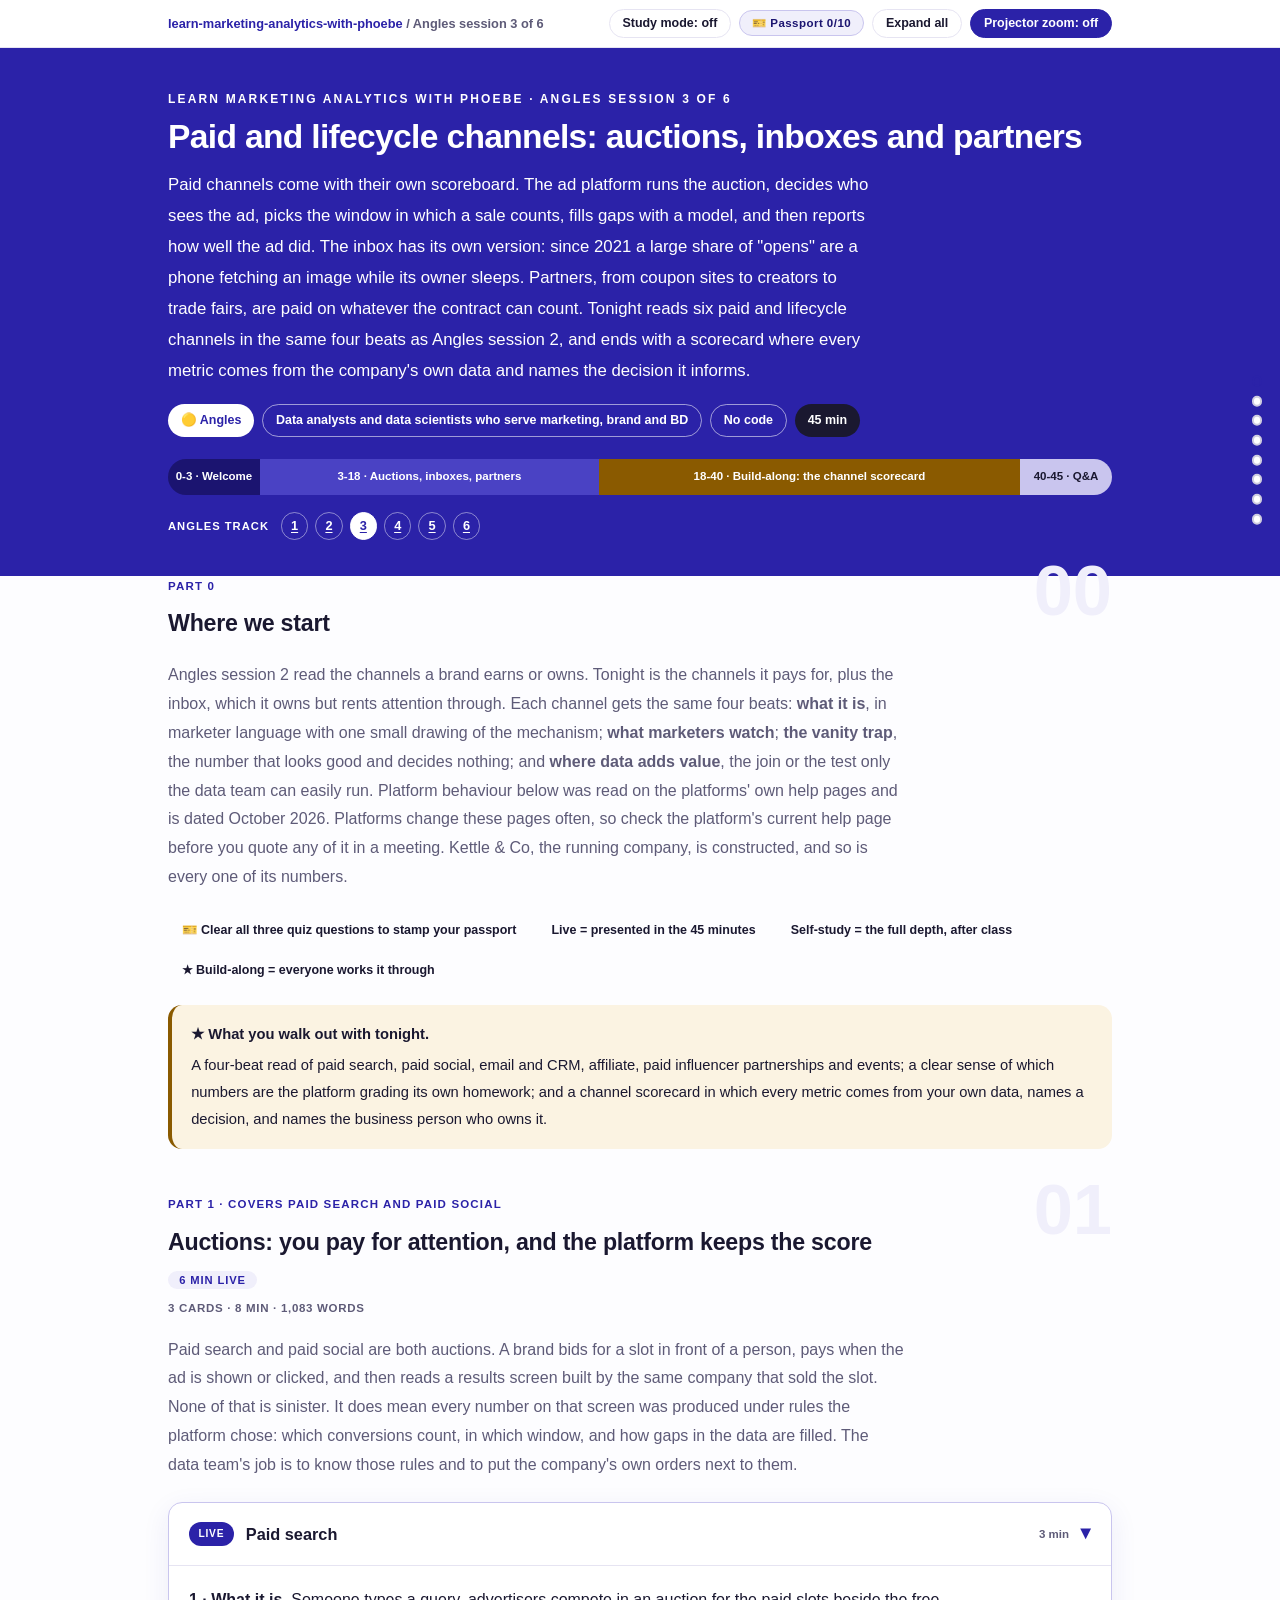
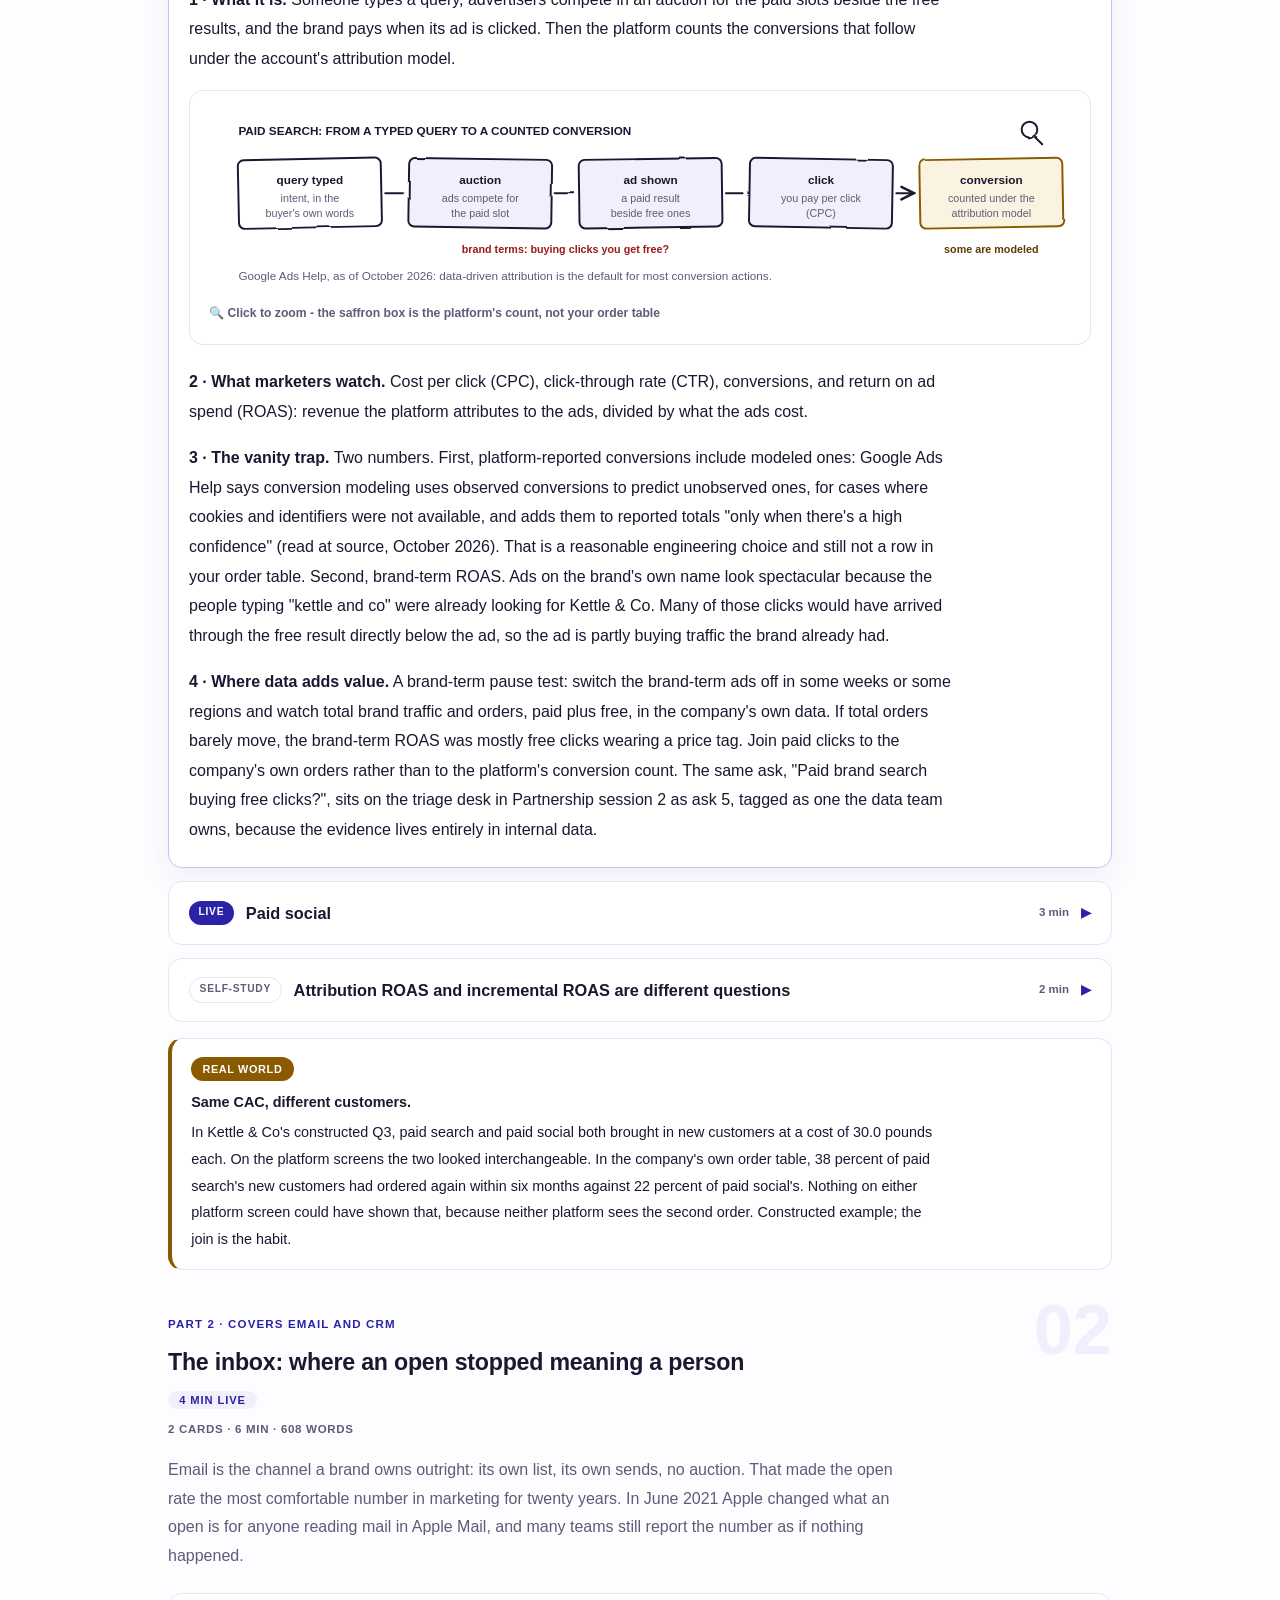
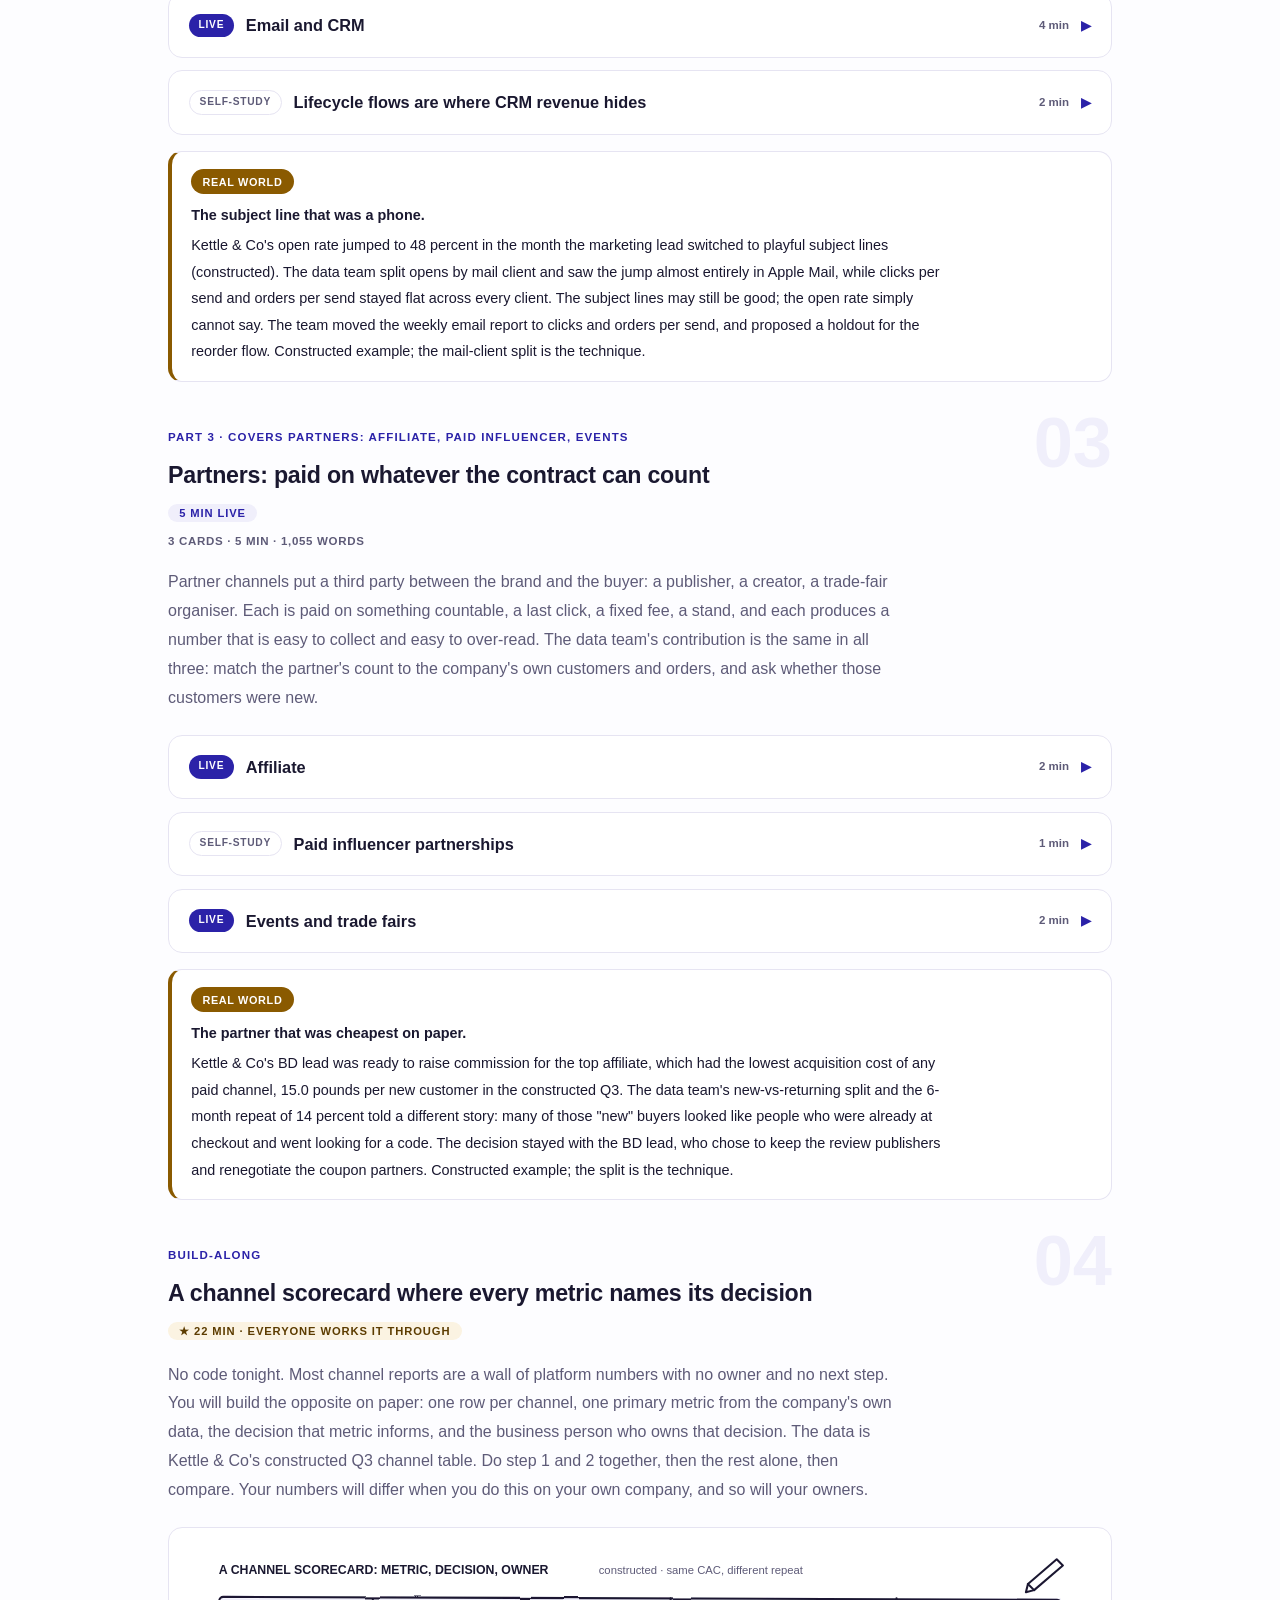
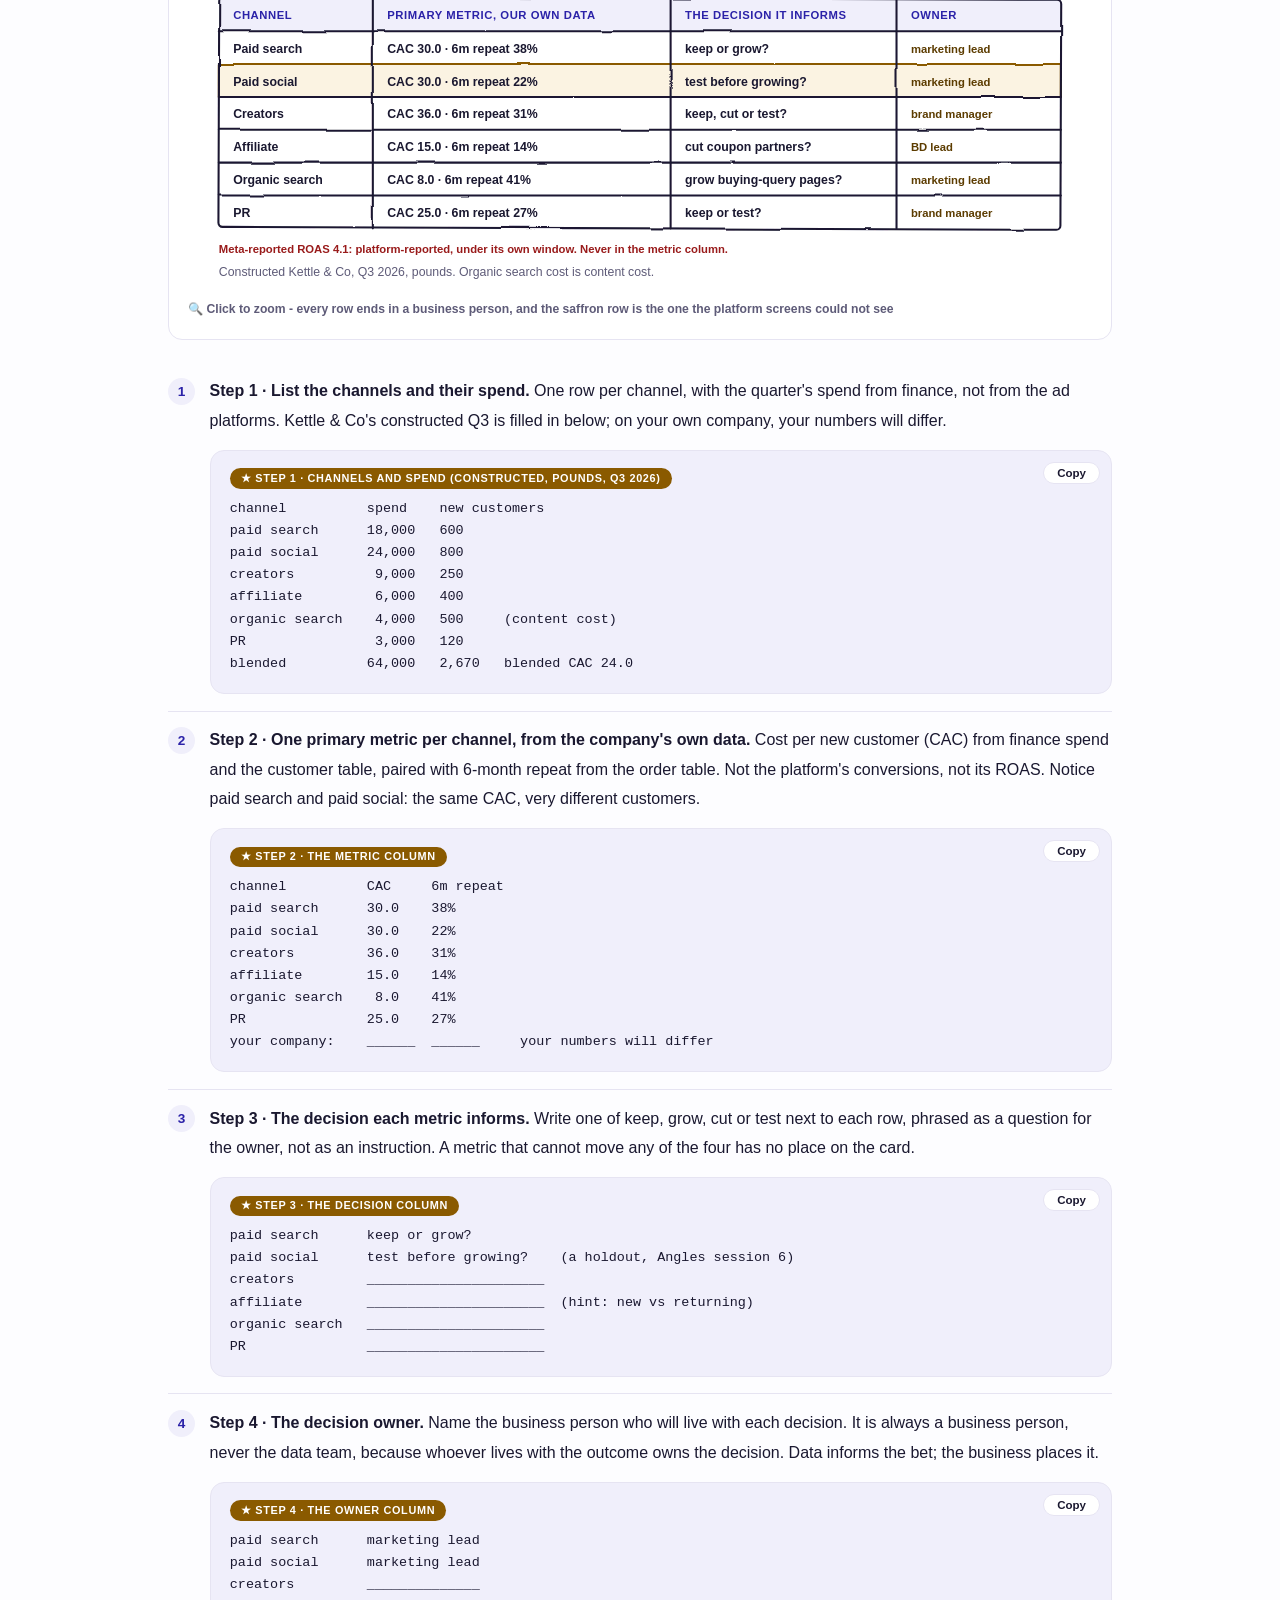
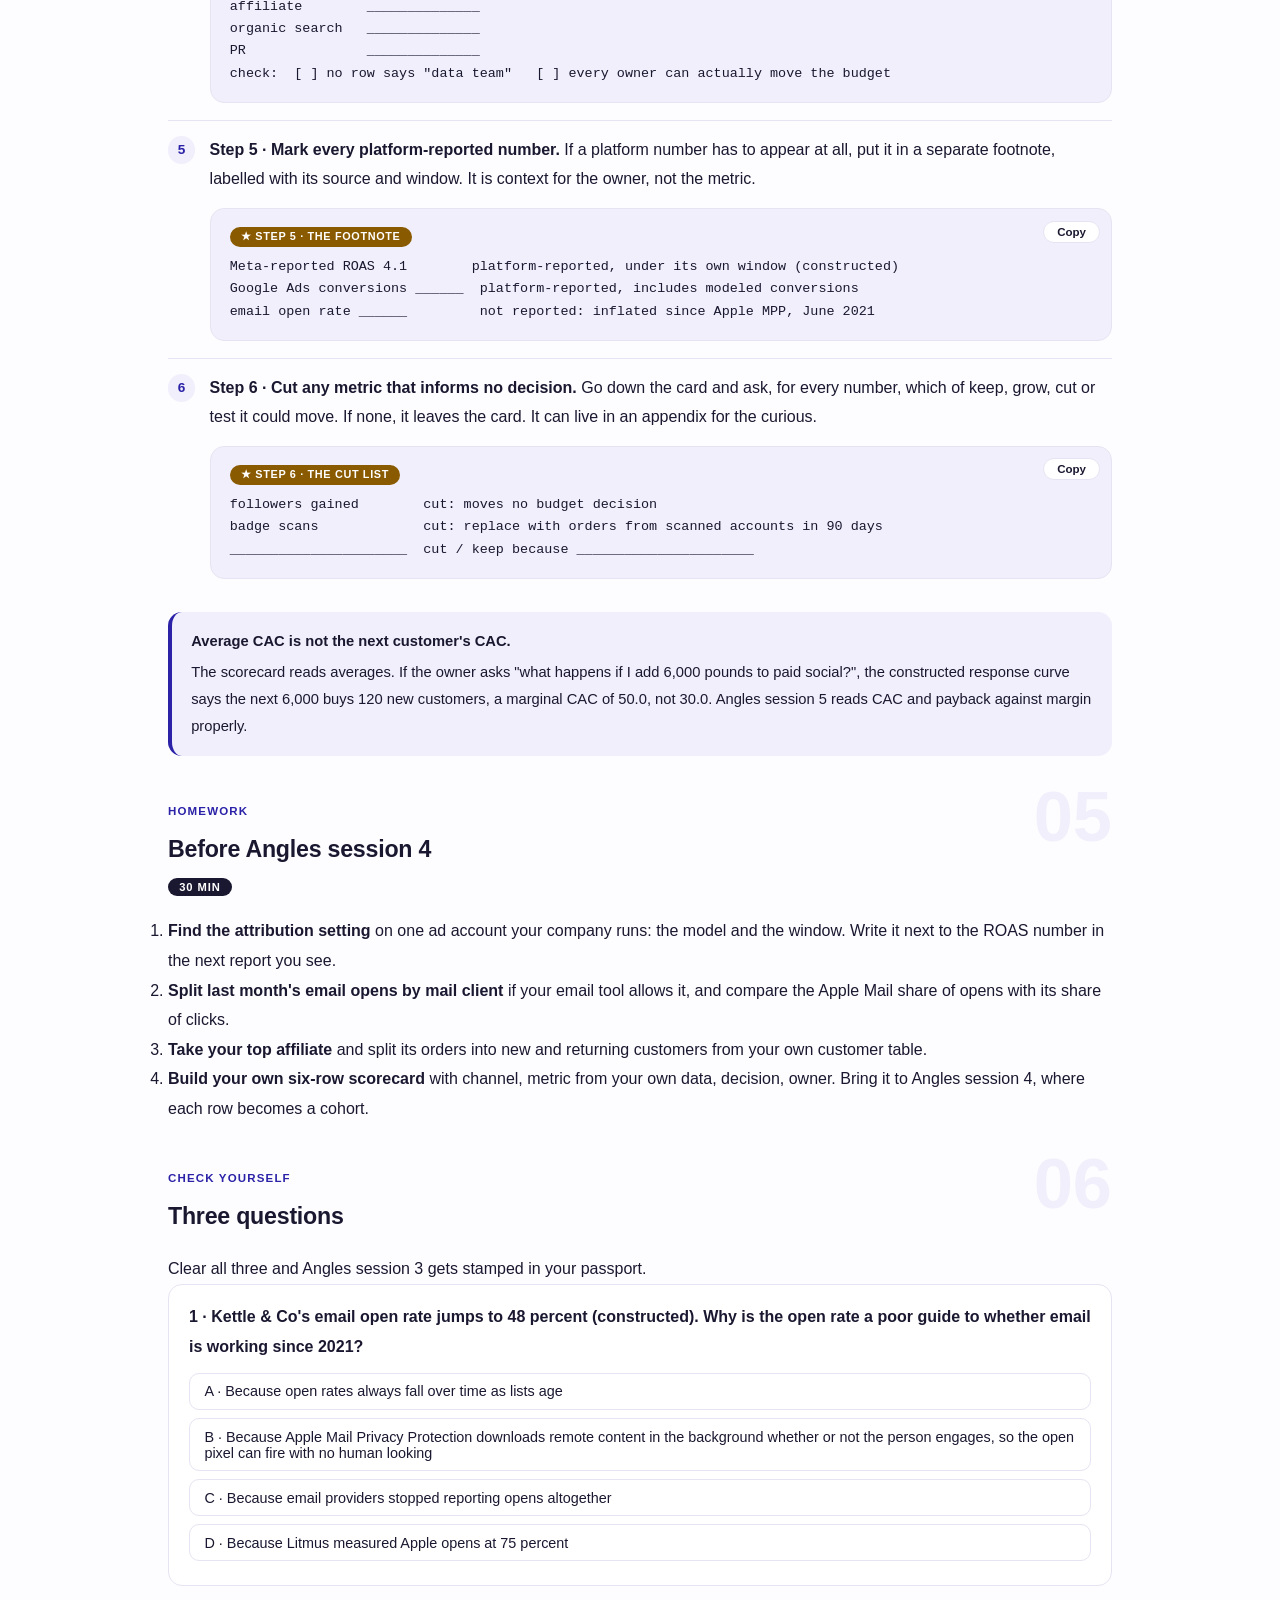
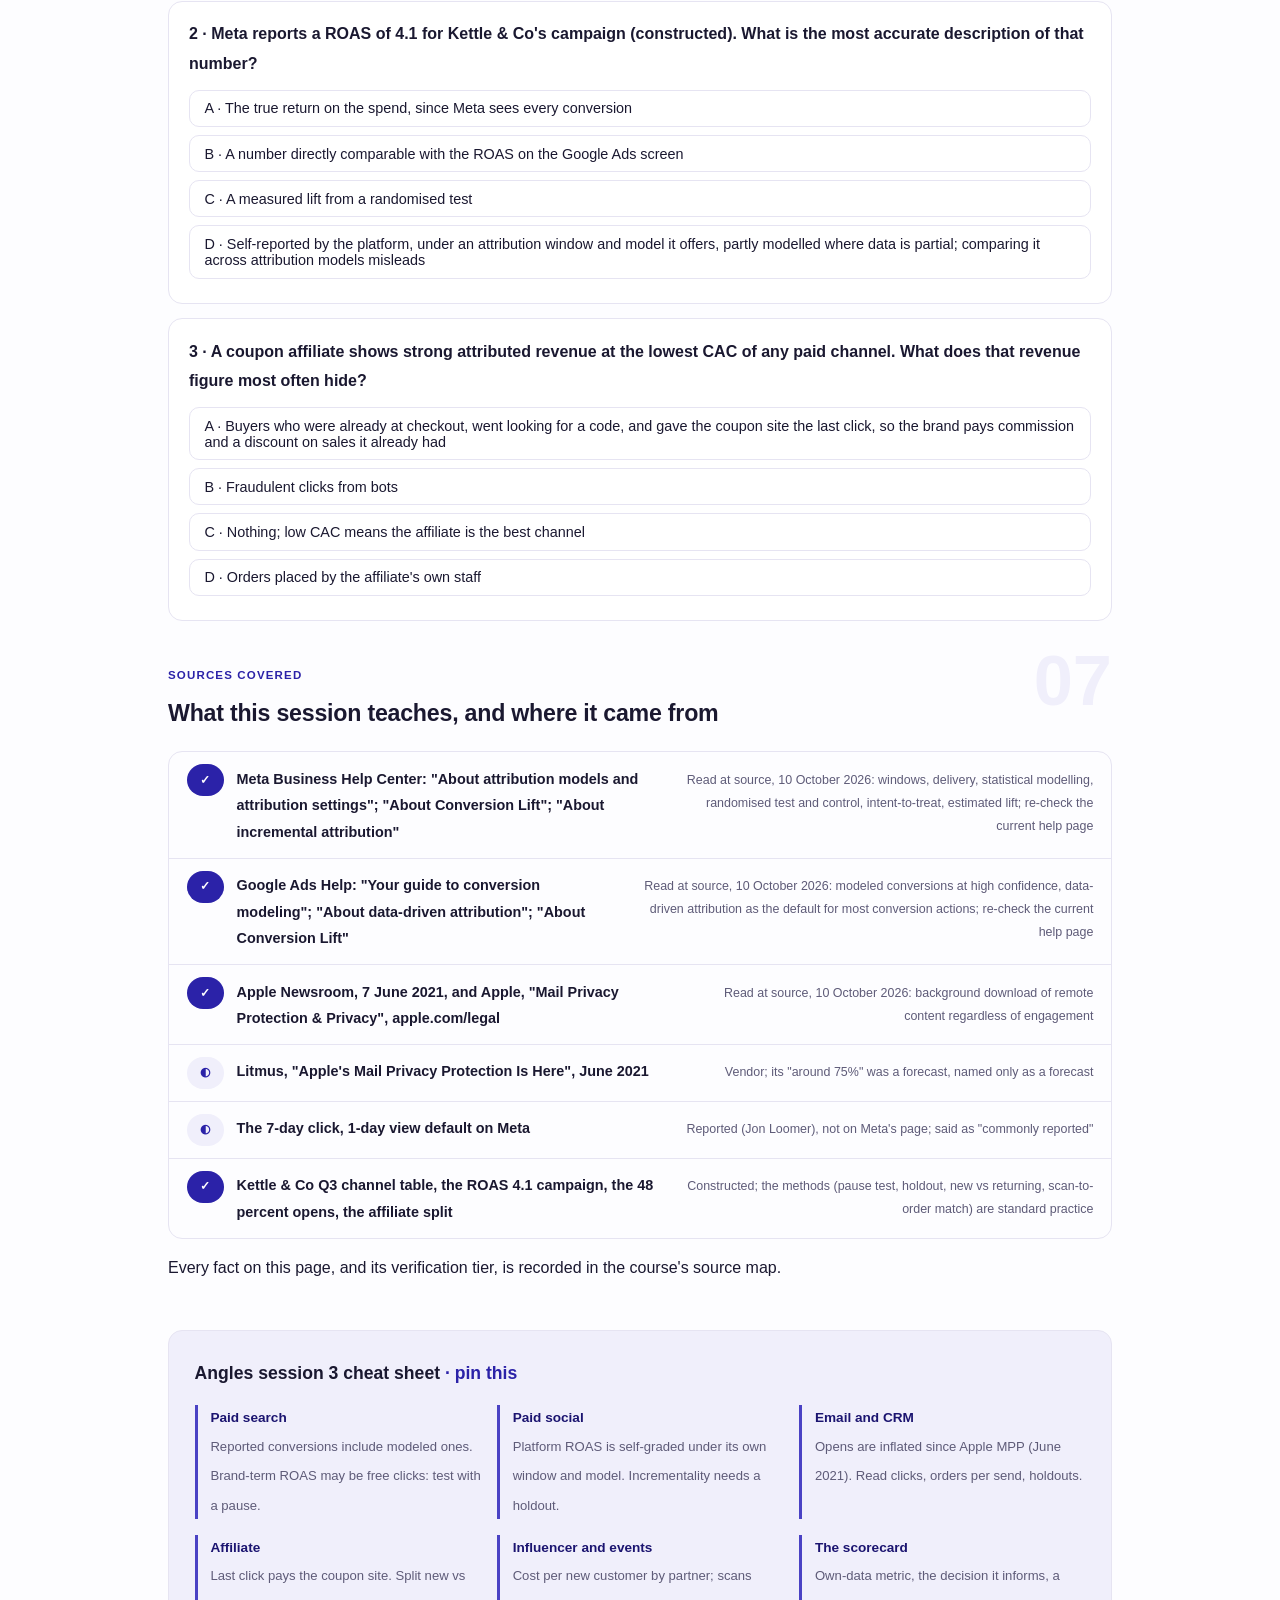
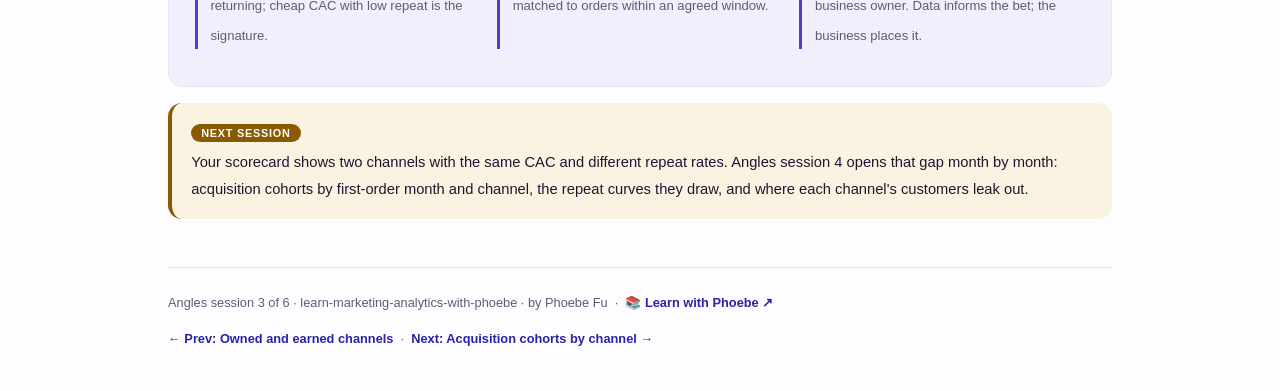
<file: courses/a3-paid-and-lifecycle-channels.html>
<!DOCTYPE html>
<html lang="en">
<head>
<meta charset="UTF-8">
<meta name="viewport" content="width=device-width, initial-scale=1.0">
<!-- social:start -->
<meta name="description" content="Angles session 3 of 6. Paid search, paid social, email and CRM, affiliate, paid influencer partnerships and events, each read in the same four beats: what it is, what marketers watch, the vanity trap, and where a data team adds value. Platform facts read at source in October 2026.">
<meta property="og:type" content="article">
<meta property="og:site_name" content="Learn with Phoebe">
<meta property="og:title" content="Paid and lifecycle channels: auctions, inboxes and partners - learn marketing analytics with phoebe">
<meta property="og:description" content="Angles session 3 of 6. Six paid and lifecycle channels in four beats, and a scorecard where every metric names its decision.">
<meta property="og:url" content="https://phoebefu6.github.io/learn-marketing-analytics-with-phoebe/courses/a3-paid-and-lifecycle-channels.html">
<meta property="og:image" content="https://phoebefu6.github.io/learn-marketing-analytics-with-phoebe/assets/og-cover.png">
<meta property="og:image:width" content="1200">
<meta property="og:image:height" content="630">
<meta name="twitter:card" content="summary_large_image">
<meta name="twitter:title" content="Paid and lifecycle channels: auctions, inboxes and partners - learn marketing analytics with phoebe">
<meta name="twitter:description" content="Angles session 3 of 6. Auctions, inboxes and partners, read in four beats.">
<meta name="twitter:image" content="https://phoebefu6.github.io/learn-marketing-analytics-with-phoebe/assets/og-cover.png">
<!-- social:end -->
<title>Angles session 3 · Paid and lifecycle channels: auctions, inboxes and partners - learn marketing analytics with phoebe</title>
<link rel="stylesheet" href="../assets/style.css?v=21">
</head>
<body>

<div class="toolbar">
  <div class="wrap">
    <span class="crumb"><a href="../index.html">learn-marketing-analytics-with-phoebe</a> / Angles session 3 of 6</span>
    <button class="btn" id="toggle-all" type="button">Expand all</button>
    <button class="btn primary" id="zoom-toggle" type="button">Projector zoom: off</button>
  </div>
</div>

<header class="masthead">
  <div class="wrap">
    <div class="eyebrow">Learn Marketing Analytics with Phoebe · Angles session 3 of 6</div>
    <h1>Paid and lifecycle channels: <span class="accent">auctions, inboxes and partners</span></h1>
    <p class="sub">Paid channels come with their own scoreboard. The ad platform runs the auction, decides who sees the ad, picks the window in which a sale counts, fills gaps with a model, and then reports how well the ad did. The inbox has its own version: since 2021 a large share of "opens" are a phone fetching an image while its owner sleeps. Partners, from coupon sites to creators to trade fairs, are paid on whatever the contract can count. Tonight reads six paid and lifecycle channels in the same four beats as Angles session 2, and ends with a scorecard where every metric comes from the company's own data and names the decision it informs.</p>
    <div class="chip-row">
      <span class="chip level">🟡 Angles</span>
      <span class="chip audience">Data analysts and data scientists who serve marketing, brand and BD</span>
      <span class="chip audience">No code</span>
      <span class="chip time">45 min</span>
    </div>
    <div class="agenda">
      <span class="a1" style="flex:1">0-3 · Welcome</span>
      <span class="a2" style="flex:4">3-18 · Auctions, inboxes, partners</span>
      <span class="a3" style="flex:5">18-40 · Build-along: the channel scorecard</span>
      <span class="a4" style="flex:1">40-45 · Q&amp;A</span>
    </div>
  </div>
</header>

<main class="wrap">

  <section class="section" id="intro">
    <div class="section-kicker">
      <span class="klabel">Part 0</span>
      <h2>Where we start</h2>
    </div>
    <p class="lede">Angles session 2 read the channels a brand earns or owns. Tonight is the channels it pays for, plus the inbox, which it owns but rents attention through. Each channel gets the same four beats: <strong>what it is</strong>, in marketer language with one small drawing of the mechanism; <strong>what marketers watch</strong>; <strong>the vanity trap</strong>, the number that looks good and decides nothing; and <strong>where data adds value</strong>, the join or the test only the data team can easily run. Platform behaviour below was read on the platforms' own help pages and is dated October 2026. Platforms change these pages often, so check the platform's current help page before you quote any of it in a meeting. Kettle &amp; Co, the running company, is constructed, and so is every one of its numbers.</p>

    <div class="legend">
      <span class="pill">🎫 Clear all three quiz questions to stamp your passport</span>
      <span class="pill">Live = presented in the 45 minutes</span>
      <span class="pill">Self-study = the full depth, after class</span>
      <span class="pill">★ Build-along = everyone works it through</span>
    </div>

    <div class="callout win">
      <p><strong>★ What you walk out with tonight.</strong> A four-beat read of paid search, paid social, email and CRM, affiliate, paid influencer partnerships and events; a clear sense of which numbers are the platform grading its own homework; and a channel scorecard in which every metric comes from your own data, names a decision, and names the business person who owns it.</p>
    </div>
  </section>

  <section class="section" id="part-1">
    <div class="section-kicker">
      <span class="klabel">Part 1 · covers paid search and paid social</span>
      <h2>Auctions: you pay for attention, and the platform keeps the score</h2>
      <span class="tag concept">6 min live</span>
    </div>
    <p class="lede">Paid search and paid social are both auctions. A brand bids for a slot in front of a person, pays when the ad is shown or clicked, and then reads a results screen built by the same company that sold the slot. None of that is sinister. It does mean every number on that screen was produced under rules the platform chose: which conversions count, in which window, and how gaps in the data are filled. The data team's job is to know those rules and to put the company's own orders next to them.</p>

    <details class="card" open>
      <summary><span class="mode live">Live</span>Paid search<span class="mini">3 min</span><span class="caret">▶</span></summary>
      <div class="body">
        <p><strong>1 · What it is.</strong> Someone types a query, advertisers compete in an auction for the paid slots beside the free results, and the brand pays when its ad is clicked. Then the platform counts the conversions that follow under the account's attribution model.</p>

        <figure class="zoomable">
          <svg viewBox="0 0 880 186" xmlns="http://www.w3.org/2000/svg" role="img" aria-label="Five hand-drawn boxes in a row joined by arrows: query typed, intent in the buyer's own words; auction, ads compete for the paid slot; ad shown, a paid result beside free ones; click, you pay per click; conversion, counted under the attribution model, shaded saffron and marked some are modeled. A red note under the auction and ad boxes asks whether brand-term ads are buying clicks you would get free.">
            <defs>
              <filter id="a3aSk" x="-3%" y="-3%" width="106%" height="106%"><feTurbulence type="fractalNoise" baseFrequency="0.02" numOctaves="2" seed="5" result="n"/><feDisplacementMap in="SourceGraphic" in2="n" scale="2.4" xChannelSelector="R" yChannelSelector="G"/></filter>
              <pattern id="a3aHc" patternUnits="userSpaceOnUse" width="7" height="7" patternTransform="rotate(-38)"><line x1="0" y1="0" x2="0" y2="7" stroke="#2B22A8" stroke-width="1" opacity=".5"/></pattern>
              <marker id="a3aAr" viewBox="0 0 10 10" refX="9" refY="5" markerWidth="8" markerHeight="8" orient="auto"><path d="M1 1 L9 5 L1 9" fill="none" stroke="#1A1830" stroke-width="1.6" stroke-linecap="round"/></marker>
            </defs>
            <style>
              .a3aH { font: 800 12px Inter, sans-serif; fill: #1A1830; }
              .a3aL { font: 600 12px Inter, sans-serif; fill: #1A1830; }
              .a3aS { font: 400 11px Inter, sans-serif; fill: #5E5B78; }
              .a3aB { font: 800 11px Inter, sans-serif; fill: #5C3C00; }
              .a3aN { font: 400 12px Inter, sans-serif; fill: #5E5B78; }
              .a3aR { font: 800 11px Inter, sans-serif; fill: #991B1B; }
            </style>

            <text class="a3aH" x="30" y="26">PAID SEARCH: FROM A TYPED QUERY TO A COUNTED CONVERSION</text>

            <g filter="url(#a3aSk)" fill="none" stroke="#1A1830" stroke-width="2" stroke-linecap="round" stroke-linejoin="round">
              <rect x="30" y="50" width="146" height="70" rx="6" transform="rotate(-1.2 103 85)" fill="#FFFFFF"/>
              <rect x="204" y="50" width="146" height="70" rx="6" transform="rotate(0.8 277 85)" fill="#F0EFFB"/>
              <rect x="378" y="50" width="146" height="70" rx="6" transform="rotate(-0.8 451 85)" fill="#F0EFFB"/>
              <rect x="552" y="50" width="146" height="70" rx="6" transform="rotate(1 625 85)" fill="#F0EFFB"/>
              <rect x="726" y="50" width="146" height="70" rx="6" transform="rotate(-1 799 85)" fill="#FBF3E2" stroke="#8A5A00"/>
              <path d="M180 85 L198 85 M354 85 L372 85 M528 85 L546 85 M702 85 L720 85" marker-end="url(#a3aAr)"/>
              <!-- doodle: a magnifier -->
              <circle cx="838" cy="20" r="8"/>
              <path d="M844 26 L852 34"/>
            </g>

            <text class="a3aL" x="103" y="76" text-anchor="middle">query typed</text>
            <text class="a3aS" x="103" y="94" text-anchor="middle">intent, in the</text>
            <text class="a3aS" x="103" y="109" text-anchor="middle">buyer's own words</text>
            <text class="a3aL" x="277" y="76" text-anchor="middle">auction</text>
            <text class="a3aS" x="277" y="94" text-anchor="middle">ads compete for</text>
            <text class="a3aS" x="277" y="109" text-anchor="middle">the paid slot</text>
            <text class="a3aL" x="451" y="76" text-anchor="middle">ad shown</text>
            <text class="a3aS" x="451" y="94" text-anchor="middle">a paid result</text>
            <text class="a3aS" x="451" y="109" text-anchor="middle">beside free ones</text>
            <text class="a3aL" x="625" y="76" text-anchor="middle">click</text>
            <text class="a3aS" x="625" y="94" text-anchor="middle">you pay per click</text>
            <text class="a3aS" x="625" y="109" text-anchor="middle">(CPC)</text>
            <text class="a3aL" x="799" y="76" text-anchor="middle">conversion</text>
            <text class="a3aS" x="799" y="94" text-anchor="middle">counted under the</text>
            <text class="a3aS" x="799" y="109" text-anchor="middle">attribution model</text>

            <text class="a3aR" x="364" y="146" text-anchor="middle">brand terms: buying clicks you get free?</text>
            <text class="a3aB" x="799" y="146" text-anchor="middle">some are modeled</text>
            <text class="a3aN" x="30" y="174">Google Ads Help, as of October 2026: data-driven attribution is the default for most conversion actions.</text>
          </svg>
          <figcaption>🔍 Click to zoom - the saffron box is the platform's count, not your order table</figcaption>
        </figure>

        <p><strong>2 · What marketers watch.</strong> Cost per click (CPC), click-through rate (CTR), conversions, and return on ad spend (ROAS): revenue the platform attributes to the ads, divided by what the ads cost.</p>
        <p><strong>3 · The vanity trap.</strong> Two numbers. First, platform-reported conversions include modeled ones: Google Ads Help says conversion modeling uses observed conversions to predict unobserved ones, for cases where cookies and identifiers were not available, and adds them to reported totals "only when there's a high confidence" (read at source, October 2026). That is a reasonable engineering choice and still not a row in your order table. Second, brand-term ROAS. Ads on the brand's own name look spectacular because the people typing "kettle and co" were already looking for Kettle &amp; Co. Many of those clicks would have arrived through the free result directly below the ad, so the ad is partly buying traffic the brand already had.</p>
        <p><strong>4 · Where data adds value.</strong> A brand-term pause test: switch the brand-term ads off in some weeks or some regions and watch total brand traffic and orders, paid plus free, in the company's own data. If total orders barely move, the brand-term ROAS was mostly free clicks wearing a price tag. Join paid clicks to the company's own orders rather than to the platform's conversion count. The same ask, "Paid brand search buying free clicks?", sits on the triage desk in Partnership session 2 as ask 5, tagged as one the data team owns, because the evidence lives entirely in internal data.</p>
      </div>
    </details>

    <details class="card">
      <summary><span class="mode live">Live</span>Paid social<span class="mini">3 min</span><span class="caret">▶</span></summary>
      <div class="body">
        <p><strong>1 · What it is.</strong> Ads compete in an auction for space in a person's feed, the platform's delivery system decides who sees them, and conversions are credited inside an attribution window the advertiser picks from the platform's menu. Where data is partial, the platform models it, then reports a ROAS.</p>

        <figure class="zoomable">
          <svg viewBox="0 0 880 206" xmlns="http://www.w3.org/2000/svg" role="img" aria-label="Five hand-drawn boxes joined by arrows: auction, ads compete for a person's feed; delivery, the platform picks who sees the ad; attribution window, 1 or 7 day click, 1 day view or engage, shaded saffron; modelling, fills in partial conversion data; platform ROAS 4.1, constructed, marked in red as graded by the seller. A curved arrow runs from the attribution window back to delivery, labelled the same setting also steers delivery.">
            <defs>
              <filter id="a3bSk" x="-3%" y="-3%" width="106%" height="106%"><feTurbulence type="fractalNoise" baseFrequency="0.02" numOctaves="2" seed="11" result="n"/><feDisplacementMap in="SourceGraphic" in2="n" scale="2.4" xChannelSelector="R" yChannelSelector="G"/></filter>
              <pattern id="a3bHc" patternUnits="userSpaceOnUse" width="7" height="7" patternTransform="rotate(-38)"><line x1="0" y1="0" x2="0" y2="7" stroke="#2B22A8" stroke-width="1" opacity=".5"/></pattern>
              <marker id="a3bAr" viewBox="0 0 10 10" refX="9" refY="5" markerWidth="8" markerHeight="8" orient="auto"><path d="M1 1 L9 5 L1 9" fill="none" stroke="#1A1830" stroke-width="1.6" stroke-linecap="round"/></marker>
            </defs>
            <style>
              .a3bH { font: 800 12px Inter, sans-serif; fill: #1A1830; }
              .a3bL { font: 600 12px Inter, sans-serif; fill: #1A1830; }
              .a3bS { font: 400 11px Inter, sans-serif; fill: #5E5B78; }
              .a3bB { font: 800 11px Inter, sans-serif; fill: #5C3C00; }
              .a3bV { font: 800 18px Inter, sans-serif; fill: #1B1470; }
              .a3bN { font: 400 12px Inter, sans-serif; fill: #5E5B78; }
              .a3bR { font: 800 11px Inter, sans-serif; fill: #991B1B; }
            </style>

            <text class="a3bH" x="30" y="26">PAID SOCIAL: THE PLATFORM SETS THE WINDOW AND GRADES THE AD</text>

            <g filter="url(#a3bSk)" fill="none" stroke="#1A1830" stroke-width="2" stroke-linecap="round" stroke-linejoin="round">
              <rect x="30" y="50" width="146" height="70" rx="6" transform="rotate(1 103 85)" fill="#FFFFFF"/>
              <rect x="204" y="50" width="146" height="70" rx="6" transform="rotate(-0.8 277 85)" fill="#F0EFFB"/>
              <rect x="378" y="50" width="146" height="70" rx="6" transform="rotate(0.8 451 85)" fill="#FBF3E2" stroke="#8A5A00"/>
              <rect x="552" y="50" width="146" height="70" rx="6" transform="rotate(-1 625 85)" fill="#F0EFFB"/>
              <rect x="726" y="50" width="146" height="70" rx="6" transform="rotate(1.2 799 85)" fill="#FEF2F2" stroke="#991B1B"/>
              <path d="M180 85 L198 85 M354 85 L372 85 M528 85 L546 85 M702 85 L720 85" marker-end="url(#a3bAr)"/>
              <!-- feedback: the window setting also steers delivery -->
              <path d="M440 124 C420 154 300 154 288 128" stroke="#8A5A00" stroke-dasharray="5 4" marker-end="url(#a3bAr)"/>
              <!-- doodle: a phone -->
              <rect x="834" y="8" width="16" height="26" rx="3"/>
              <path d="M840 29 L844 29"/>
            </g>

            <text class="a3bL" x="103" y="76" text-anchor="middle">auction</text>
            <text class="a3bS" x="103" y="94" text-anchor="middle">ads compete for</text>
            <text class="a3bS" x="103" y="109" text-anchor="middle">a person's feed</text>
            <text class="a3bL" x="277" y="76" text-anchor="middle">delivery</text>
            <text class="a3bS" x="277" y="94" text-anchor="middle">the platform picks</text>
            <text class="a3bS" x="277" y="109" text-anchor="middle">who sees the ad</text>
            <text class="a3bL" x="451" y="76" text-anchor="middle">attribution window</text>
            <text class="a3bS" x="451" y="94" text-anchor="middle">1 or 7 day click</text>
            <text class="a3bS" x="451" y="109" text-anchor="middle">1 day view, engage</text>
            <text class="a3bL" x="625" y="76" text-anchor="middle">modelling</text>
            <text class="a3bS" x="625" y="94" text-anchor="middle">fills in partial</text>
            <text class="a3bS" x="625" y="109" text-anchor="middle">conversion data</text>
            <text class="a3bL" x="799" y="74" text-anchor="middle">platform ROAS</text>
            <text class="a3bV" x="799" y="99" text-anchor="middle">4.1</text>
            <text class="a3bS" x="799" y="114" text-anchor="middle">constructed</text>

            <text class="a3bR" x="799" y="146" text-anchor="middle">graded by the seller</text>
            <text class="a3bB" x="364" y="172" text-anchor="middle">the same setting also steers delivery</text>
            <text class="a3bN" x="30" y="196">Meta Business Help Center, as listed October 2026. Windows change: check the current help page.</text>
          </svg>
          <figcaption>🔍 Click to zoom - the window decides both who sees the ad and which sales it gets credit for</figcaption>
        </figure>

        <p><strong>2 · What marketers watch.</strong> ROAS, cost per acquisition (CPA), cost per thousand impressions (CPM) and reach.</p>
        <p><strong>3 · The vanity trap.</strong> Platform ROAS is the platform grading its own homework, under a window and a model it chose. Meta's Business Help Center, as listed in October 2026, offers click-through windows of 1 or 7 days, a 1-day view-through window and a 1-day engage-through window, and says the attribution setting is used to inform ad delivery as well as to credit conversions. It also says Meta may use statistical modelling where conversion data is missing or partial. A 7-day click, 1-day view setting is commonly reported as the default (reported, by the practitioner Jon Loomer; Meta's page does not state it). Meta's own page warns that comparing across attribution models "will lead to inaccurate conclusions". So a ROAS from Meta and a ROAS from Google are not two readings of one quantity. Constructed: Kettle &amp; Co's Meta campaign reports ROAS 4.1 on spend of 24,000 pounds, and the marketing lead asks whether to double the budget.</p>
        <p><strong>4 · Where data adds value.</strong> A holdout. Meta's Conversion Lift, as described on its help page in October 2026, randomises people into a test group and a control group of people who do not see the ads, reads the result with an intent-to-treat approach, and reports the lift as an estimate. That is a different kind of evidence from the attribution screen, because the comparison group was chosen at random rather than inferred. Angles session 6 reads Kettle &amp; Co's constructed lift test in full; the short version is that the incremental ROAS comes out far below 4.1 (constructed: 1.56). The ask "Meta ROAS 4.1: double budget?" is ask 6 on the Partnership session 2 triage desk, where data is consulted and the marketing lead decides: whoever lives with the outcome owns the decision.</p>
      </div>
    </details>

    <details class="card">
      <summary><span class="mode self">Self-study</span>Attribution ROAS and incremental ROAS are different questions<span class="mini">2 min</span><span class="caret">▶</span></summary>
      <div class="body">
        <p>Attribution asks: of the sales that happened, which ads were nearby? Incrementality asks: how many of these sales would not have happened without the ads? The first is answered by counting inside a window; the second needs a comparison group that did not see the ads. Meta also offers an incremental attribution setting that, in its own description, uses machine learning models to predict whether a conversion was caused by an ad. It is a model of incrementality, not a holdout, and worth reading as such.</p>
        <p>Attribution models, marketing mix modelling and geo-lift design have their own home in <a href="https://phoebefu6.github.io/learn-marketing-attribution-with-phoebe/">Marketing Attribution ↗</a>. Writing the ads themselves with AI is taught in <a href="https://phoebefu6.github.io/learn-ai-marketing-with-phoebe/">AI + Marketing ↗</a>.</p>
      </div>
    </details>

    <div class="callout example">
      <span class="ex-pill">Real world</span>
      <p><strong>Same CAC, different customers.</strong> In Kettle &amp; Co's constructed Q3, paid search and paid social both brought in new customers at a cost of 30.0 pounds each. On the platform screens the two looked interchangeable. In the company's own order table, 38 percent of paid search's new customers had ordered again within six months against 22 percent of paid social's. Nothing on either platform screen could have shown that, because neither platform sees the second order. Constructed example; the join is the habit.</p>
    </div>
  </section>

  <section class="section" id="part-2">
    <div class="section-kicker">
      <span class="klabel">Part 2 · covers email and CRM</span>
      <h2>The inbox: where an open stopped meaning a person</h2>
      <span class="tag concept">4 min live</span>
    </div>
    <p class="lede">Email is the channel a brand owns outright: its own list, its own sends, no auction. That made the open rate the most comfortable number in marketing for twenty years. In June 2021 Apple changed what an open is for anyone reading mail in Apple Mail, and many teams still report the number as if nothing happened.</p>

    <details class="card">
      <summary><span class="mode live">Live</span>Email and CRM<span class="mini">4 min</span><span class="caret">▶</span></summary>
      <div class="body">
        <p><strong>1 · What it is.</strong> The brand sends a message to people who agreed to hear from it, as a one-off campaign or an automated lifecycle flow (welcome, reorder reminder, win-back). The message lands in the inbox or in spam, a person may click, and some clicks become orders.</p>

        <figure class="zoomable">
          <svg viewBox="0 0 880 244" xmlns="http://www.w3.org/2000/svg" role="img" aria-label="Five hand-drawn boxes in a row joined by arrows: list, who agreed to hear; send, one campaign or flow; inbox, placement or spam; click, a human acted; order, revenue per send. From the inbox box an arrow drops to a saffron box: Mail Privacy Protection fetches remote content in the background, opened or not. An arrow leads right to a red box: the open pixel fires, an open with no human. A label on the left reads Apple, announced 7 June 2021.">
            <defs>
              <filter id="a3cSk" x="-3%" y="-3%" width="106%" height="106%"><feTurbulence type="fractalNoise" baseFrequency="0.02" numOctaves="2" seed="23" result="n"/><feDisplacementMap in="SourceGraphic" in2="n" scale="2.4" xChannelSelector="R" yChannelSelector="G"/></filter>
              <pattern id="a3cHc" patternUnits="userSpaceOnUse" width="7" height="7" patternTransform="rotate(-38)"><line x1="0" y1="0" x2="0" y2="7" stroke="#2B22A8" stroke-width="1" opacity=".5"/></pattern>
              <marker id="a3cAr" viewBox="0 0 10 10" refX="9" refY="5" markerWidth="8" markerHeight="8" orient="auto"><path d="M1 1 L9 5 L1 9" fill="none" stroke="#1A1830" stroke-width="1.6" stroke-linecap="round"/></marker>
            </defs>
            <style>
              .a3cH { font: 800 12px Inter, sans-serif; fill: #1A1830; }
              .a3cL { font: 600 12px Inter, sans-serif; fill: #1A1830; }
              .a3cS { font: 400 11px Inter, sans-serif; fill: #5E5B78; }
              .a3cA { font: 700 11px Inter, sans-serif; fill: #2B22A8; letter-spacing: .05em; }
              .a3cN { font: 400 12px Inter, sans-serif; fill: #5E5B78; }
              .a3cR { font: 800 11px Inter, sans-serif; fill: #991B1B; }
            </style>

            <text class="a3cH" x="30" y="26">EMAIL: WHERE THE OPEN PIXEL FIRES WITHOUT A HUMAN</text>

            <g filter="url(#a3cSk)" fill="none" stroke="#1A1830" stroke-width="2" stroke-linecap="round" stroke-linejoin="round">
              <rect x="30" y="50" width="146" height="60" rx="6" transform="rotate(-1 103 80)" fill="#FFFFFF"/>
              <rect x="204" y="50" width="146" height="60" rx="6" transform="rotate(1 277 80)" fill="#F0EFFB"/>
              <rect x="378" y="50" width="146" height="60" rx="6" transform="rotate(-0.8 451 80)" fill="#F0EFFB"/>
              <rect x="552" y="50" width="146" height="60" rx="6" transform="rotate(0.8 625 80)" fill="#F0EFFB"/>
              <rect x="726" y="50" width="146" height="60" rx="6" transform="rotate(-1.2 799 80)" fill="#F0EFFB"/>
              <path d="M180 80 L198 80 M354 80 L372 80 M528 80 L546 80 M702 80 L720 80" marker-end="url(#a3cAr)"/>
              <path d="M451 114 L451 134" marker-end="url(#a3cAr)"/>
              <rect x="331" y="140" width="240" height="64" rx="6" transform="rotate(0.6 451 172)" fill="#FBF3E2" stroke="#8A5A00"/>
              <path d="M575 172 L604 172" marker-end="url(#a3cAr)"/>
              <rect x="610" y="140" width="240" height="64" rx="6" transform="rotate(-0.6 730 172)" fill="#FEF2F2" stroke="#991B1B"/>
              <!-- doodle: an envelope -->
              <rect x="820" y="10" width="30" height="20" rx="2"/>
              <path d="M820 10 L835 22 L850 10"/>
            </g>

            <text class="a3cL" x="103" y="76" text-anchor="middle">list</text>
            <text class="a3cS" x="103" y="94" text-anchor="middle">who agreed to hear</text>
            <text class="a3cL" x="277" y="76" text-anchor="middle">send</text>
            <text class="a3cS" x="277" y="94" text-anchor="middle">a campaign or flow</text>
            <text class="a3cL" x="451" y="76" text-anchor="middle">inbox</text>
            <text class="a3cS" x="451" y="94" text-anchor="middle">placement, or spam</text>
            <text class="a3cL" x="625" y="76" text-anchor="middle">click</text>
            <text class="a3cS" x="625" y="94" text-anchor="middle">a human acted</text>
            <text class="a3cL" x="799" y="76" text-anchor="middle">order</text>
            <text class="a3cS" x="799" y="94" text-anchor="middle">revenue per send</text>

            <text class="a3cA" x="30" y="166">APPLE, ANNOUNCED 7 JUNE 2021</text>
            <text class="a3cS" x="30" y="184">read at source, October 2026</text>
            <text class="a3cL" x="451" y="163" text-anchor="middle">Mail Privacy Protection</text>
            <text class="a3cS" x="451" y="180" text-anchor="middle">fetches remote content in the</text>
            <text class="a3cS" x="451" y="195" text-anchor="middle">background, opened or not</text>
            <text class="a3cR" x="730" y="166" text-anchor="middle">the open pixel fires</text>
            <text class="a3cS" x="730" y="184" text-anchor="middle">an open with no human</text>

            <text class="a3cN" x="30" y="232">Opens since then are inflated. Read clicks, orders per send and a holdout instead.</text>
          </svg>
          <figcaption>🔍 Click to zoom - the open is counted on the detour, not on the path a person takes</figcaption>
        </figure>

        <p><strong>2 · What marketers watch.</strong> Open rate, click rate, unsubscribes, and revenue per send.</p>
        <p><strong>3 · The vanity trap.</strong> The open rate after Mail Privacy Protection. Apple announced it in its newsroom on 7 June 2021, alongside iOS 15, saying it stops senders from knowing when a person opens an email and masks the person's IP address. Apple's legal privacy page explains the mechanism: Mail downloads remote content in the background by default, "regardless of whether you engage with the email" (both read at source, October 2026). An open is counted when a tiny invisible image loads, so for Apple Mail readers the image now loads whether or not a human ever looked. Constructed: Kettle &amp; Co's marketing lead reports that opens "jumped to 48 percent" and asks whether the new subject lines are genius. The likelier story is the background download. You will also meet a figure of "around 75%" for Apple opens from the vendor Litmus in 2021; it was a forecast of what MPP would do, not a measurement, so do not quote it as data.</p>
        <p><strong>4 · Where data adds value.</strong> Replace opens with clicks and orders per send, both of which need a human. For the question "is email working at all", run a holdout: keep a random slice of the list out of a send or a flow and compare orders per customer between the two groups. Angles session 6 reads a constructed email holdout honestly, including what to say when the difference cannot be told from zero. The open-rate ask is ask 7 on the Partnership session 2 triage desk, owned by data because the answer is in the send logs and the order table.</p>
      </div>
    </details>

    <details class="card">
      <summary><span class="mode self">Self-study</span>Lifecycle flows are where CRM revenue hides<span class="mini">2 min</span><span class="caret">▶</span></summary>
      <div class="body">
        <p>Campaign sends are visible: someone writes them, schedules them, and reports on them. Lifecycle flows, the welcome series, the "running low on tea" reminder, the win-back after ninety quiet days, run silently and are often never re-read after launch. They are also the sends most likely to be credited with orders that would have happened anyway, because they target people who are already about to buy. The data team's useful move is the same as for campaigns: orders per recipient against a random holdout, flow by flow, read once a quarter. A flow that cannot beat its own holdout is a cost, not a channel.</p>
        <p>Using AI to write or personalise the emails themselves belongs to <a href="https://phoebefu6.github.io/learn-ai-marketing-with-phoebe/">AI + Marketing ↗</a>.</p>
      </div>
    </details>

    <div class="callout example">
      <span class="ex-pill">Real world</span>
      <p><strong>The subject line that was a phone.</strong> Kettle &amp; Co's open rate jumped to 48 percent in the month the marketing lead switched to playful subject lines (constructed). The data team split opens by mail client and saw the jump almost entirely in Apple Mail, while clicks per send and orders per send stayed flat across every client. The subject lines may still be good; the open rate simply cannot say. The team moved the weekly email report to clicks and orders per send, and proposed a holdout for the reorder flow. Constructed example; the mail-client split is the technique.</p>
    </div>
  </section>

  <section class="section" id="part-3">
    <div class="section-kicker">
      <span class="klabel">Part 3 · covers partners: affiliate, paid influencer, events</span>
      <h2>Partners: paid on whatever the contract can count</h2>
      <span class="tag concept">5 min live</span>
    </div>
    <p class="lede">Partner channels put a third party between the brand and the buyer: a publisher, a creator, a trade-fair organiser. Each is paid on something countable, a last click, a fixed fee, a stand, and each produces a number that is easy to collect and easy to over-read. The data team's contribution is the same in all three: match the partner's count to the company's own customers and orders, and ask whether those customers were new.</p>

    <details class="card">
      <summary><span class="mode live">Live</span>Affiliate<span class="mini">2 min</span><span class="caret">▶</span></summary>
      <div class="body">
        <p><strong>1 · What it is.</strong> A publisher, a review site, a cashback or coupon site, promotes the brand with a tracked link or code. When an order follows, the affiliate network usually pays the partner whose link was clicked last.</p>

        <figure class="zoomable">
          <svg viewBox="0 0 880 234" xmlns="http://www.w3.org/2000/svg" role="img" aria-label="Two rows of four hand-drawn boxes. Top row, the story sold: publisher review, a new reader finds you; link or code, tracked to the partner; order, a first order; commission, last click earns it. Bottom row, what also happens: buyer at checkout, already decided to buy; searches for a code, leaves the basket; coupon site link, now the last click, shaded saffron; same commission, for a sale you had, marked in red.">
            <defs>
              <filter id="a3dSk" x="-3%" y="-3%" width="106%" height="106%"><feTurbulence type="fractalNoise" baseFrequency="0.02" numOctaves="2" seed="37" result="n"/><feDisplacementMap in="SourceGraphic" in2="n" scale="2.4" xChannelSelector="R" yChannelSelector="G"/></filter>
              <pattern id="a3dHc" patternUnits="userSpaceOnUse" width="7" height="7" patternTransform="rotate(-38)"><line x1="0" y1="0" x2="0" y2="7" stroke="#2B22A8" stroke-width="1" opacity=".5"/></pattern>
              <marker id="a3dAr" viewBox="0 0 10 10" refX="9" refY="5" markerWidth="8" markerHeight="8" orient="auto"><path d="M1 1 L9 5 L1 9" fill="none" stroke="#1A1830" stroke-width="1.6" stroke-linecap="round"/></marker>
            </defs>
            <style>
              .a3dH { font: 800 12px Inter, sans-serif; fill: #1A1830; }
              .a3dL { font: 600 12px Inter, sans-serif; fill: #1A1830; }
              .a3dS { font: 400 11px Inter, sans-serif; fill: #5E5B78; }
              .a3dA { font: 700 11px Inter, sans-serif; fill: #2B22A8; letter-spacing: .05em; }
              .a3dN { font: 400 12px Inter, sans-serif; fill: #5E5B78; }
              .a3dR { font: 800 11px Inter, sans-serif; fill: #991B1B; }
            </style>

            <text class="a3dH" x="30" y="26">AFFILIATE: LAST CLICK PAYS WHOEVER TOUCHED THE BUYER LAST</text>
            <text class="a3dA" x="30" y="50">THE STORY SOLD</text>
            <text class="a3dA" x="30" y="134">WHAT ALSO HAPPENS</text>

            <g filter="url(#a3dSk)" fill="none" stroke="#1A1830" stroke-width="2" stroke-linecap="round" stroke-linejoin="round">
              <rect x="30" y="58" width="184" height="50" rx="6" transform="rotate(-0.8 122 83)" fill="#FFFFFF"/>
              <rect x="242" y="58" width="184" height="50" rx="6" transform="rotate(0.8 334 83)" fill="#F0EFFB"/>
              <rect x="454" y="58" width="184" height="50" rx="6" transform="rotate(-0.6 546 83)" fill="#F0EFFB"/>
              <rect x="666" y="58" width="184" height="50" rx="6" transform="rotate(0.8 758 83)" fill="#F0EFFB"/>
              <path d="M218 83 L236 83 M430 83 L448 83 M642 83 L660 83" marker-end="url(#a3dAr)"/>
              <rect x="30" y="142" width="184" height="50" rx="6" transform="rotate(0.8 122 167)" fill="#FFFFFF"/>
              <rect x="242" y="142" width="184" height="50" rx="6" transform="rotate(-0.8 334 167)" fill="#F0EFFB"/>
              <rect x="454" y="142" width="184" height="50" rx="6" transform="rotate(0.6 546 167)" fill="#FBF3E2" stroke="#8A5A00"/>
              <rect x="666" y="142" width="184" height="50" rx="6" transform="rotate(-0.8 758 167)" fill="#FEF2F2" stroke="#991B1B"/>
              <path d="M218 167 L236 167 M430 167 L448 167 M642 167 L660 167" marker-end="url(#a3dAr)"/>
              <!-- doodle: a price tag -->
              <path d="M824 12 L846 12 L852 20 L846 28 L824 28 Z"/>
              <circle cx="830" cy="20" r="2"/>
            </g>

            <text class="a3dL" x="122" y="80" text-anchor="middle">publisher review</text>
            <text class="a3dS" x="122" y="97" text-anchor="middle">a new reader finds you</text>
            <text class="a3dL" x="334" y="80" text-anchor="middle">link or code</text>
            <text class="a3dS" x="334" y="97" text-anchor="middle">tracked to the partner</text>
            <text class="a3dL" x="546" y="80" text-anchor="middle">order</text>
            <text class="a3dS" x="546" y="97" text-anchor="middle">a first order</text>
            <text class="a3dL" x="758" y="80" text-anchor="middle">commission</text>
            <text class="a3dS" x="758" y="97" text-anchor="middle">last click earns it</text>

            <text class="a3dL" x="122" y="164" text-anchor="middle">buyer at checkout</text>
            <text class="a3dS" x="122" y="181" text-anchor="middle">already decided to buy</text>
            <text class="a3dL" x="334" y="164" text-anchor="middle">searches for a code</text>
            <text class="a3dS" x="334" y="181" text-anchor="middle">leaves the basket</text>
            <text class="a3dL" x="546" y="164" text-anchor="middle">coupon site link</text>
            <text class="a3dS" x="546" y="181" text-anchor="middle">now the last click</text>
            <text class="a3dR" x="758" y="164" text-anchor="middle">same commission</text>
            <text class="a3dS" x="758" y="181" text-anchor="middle">for a sale you had</text>

            <text class="a3dN" x="30" y="220">Constructed Q3: affiliate CAC 15.0 pounds, the cheapest paid channel, and 14 percent 6-month repeat.</text>
          </svg>
          <figcaption>🔍 Click to zoom - both rows pay the same commission, and only the top row brought a customer</figcaption>
        </figure>

        <p><strong>2 · What marketers watch.</strong> Affiliate-attributed revenue, commission paid, and the cost per order that commission implies.</p>
        <p><strong>3 · The vanity trap.</strong> Affiliate-attributed revenue when coupon sites intercept buyers who were already at checkout. A buyer with a full basket sees a "discount code" box, opens a new tab, searches for a code, clicks a coupon site's link, and comes back. The order was going to happen; the coupon site supplied the last click and collects the commission, and the brand also gives away the discount. On the affiliate report this looks like efficient revenue.</p>
        <p><strong>4 · Where data adds value.</strong> Split each affiliate's orders into new and returning customers using the company's own customer table, and look at what happened next. Constructed: Kettle &amp; Co's affiliate channel shows the cheapest paid acquisition cost in Q3, 15.0 pounds per new customer, and the worst 6-month repeat of any channel, 14 percent. That pairing is the coupon-site signature worth a meeting. The BD lead's ask "Affiliates that are coupon sites" is ask 8 on the Partnership session 2 triage desk, owned by data, because the evidence is the order table.</p>
      </div>
    </details>

    <details class="card">
      <summary><span class="mode self">Self-study</span>Paid influencer partnerships<span class="mini">1 min</span><span class="caret">▶</span></summary>
      <div class="body">
        <p><strong>1 · What it is.</strong> The brand signs a contract with a creator and pays a fee for posts, usually with a discount code or tracked link. The audience is the creator's, not the brand's. Organic creator work and how creators reach people are read in <a href="a2-owned-and-earned-channels.html">Angles session 2</a>; this card is only the paid contract.</p>

        <figure class="zoomable">
          <svg viewBox="0 0 880 186" xmlns="http://www.w3.org/2000/svg" role="img" aria-label="Five hand-drawn boxes joined by arrows: contract and fee, agreed up front; post, on the creator's own account; audience, their followers not yours, marked in red reach and likes the trap; code or link, tracks some buyers; new customers, cost for each one, partner by partner, shaded saffron.">
            <defs>
              <filter id="a3eSk" x="-3%" y="-3%" width="106%" height="106%"><feTurbulence type="fractalNoise" baseFrequency="0.02" numOctaves="2" seed="41" result="n"/><feDisplacementMap in="SourceGraphic" in2="n" scale="2.4" xChannelSelector="R" yChannelSelector="G"/></filter>
              <pattern id="a3eHc" patternUnits="userSpaceOnUse" width="7" height="7" patternTransform="rotate(-38)"><line x1="0" y1="0" x2="0" y2="7" stroke="#2B22A8" stroke-width="1" opacity=".5"/></pattern>
              <marker id="a3eAr" viewBox="0 0 10 10" refX="9" refY="5" markerWidth="8" markerHeight="8" orient="auto"><path d="M1 1 L9 5 L1 9" fill="none" stroke="#1A1830" stroke-width="1.6" stroke-linecap="round"/></marker>
            </defs>
            <style>
              .a3eH { font: 800 12px Inter, sans-serif; fill: #1A1830; }
              .a3eL { font: 600 12px Inter, sans-serif; fill: #1A1830; }
              .a3eS { font: 400 11px Inter, sans-serif; fill: #5E5B78; }
              .a3eN { font: 400 12px Inter, sans-serif; fill: #5E5B78; }
              .a3eR { font: 800 11px Inter, sans-serif; fill: #991B1B; }
            </style>

            <text class="a3eH" x="30" y="26">PAID INFLUENCER: A FEE FOR SOMEONE ELSE'S AUDIENCE</text>

            <g filter="url(#a3eSk)" fill="none" stroke="#1A1830" stroke-width="2" stroke-linecap="round" stroke-linejoin="round">
              <rect x="30" y="50" width="146" height="70" rx="6" transform="rotate(1 103 85)" fill="#FFFFFF"/>
              <rect x="204" y="50" width="146" height="70" rx="6" transform="rotate(-1 277 85)" fill="#F0EFFB"/>
              <rect x="378" y="50" width="146" height="70" rx="6" transform="rotate(0.8 451 85)" fill="#F0EFFB"/>
              <rect x="552" y="50" width="146" height="70" rx="6" transform="rotate(-0.8 625 85)" fill="#F0EFFB"/>
              <rect x="726" y="50" width="146" height="70" rx="6" transform="rotate(1 799 85)" fill="#FBF3E2" stroke="#8A5A00"/>
              <path d="M180 85 L198 85 M354 85 L372 85 M528 85 L546 85 M702 85 L720 85" marker-end="url(#a3eAr)"/>
              <!-- doodle: a star -->
              <path d="M838 10 L842 19 L851 19 L844 25 L847 34 L838 28 L829 34 L832 25 L825 19 L834 19 Z"/>
            </g>

            <text class="a3eL" x="103" y="76" text-anchor="middle">contract and fee</text>
            <text class="a3eS" x="103" y="94" text-anchor="middle">agreed up front</text>
            <text class="a3eL" x="277" y="76" text-anchor="middle">post</text>
            <text class="a3eS" x="277" y="94" text-anchor="middle">on the creator's</text>
            <text class="a3eS" x="277" y="109" text-anchor="middle">own account</text>
            <text class="a3eL" x="451" y="76" text-anchor="middle">audience</text>
            <text class="a3eS" x="451" y="94" text-anchor="middle">their followers,</text>
            <text class="a3eS" x="451" y="109" text-anchor="middle">not yours</text>
            <text class="a3eL" x="625" y="76" text-anchor="middle">code or link</text>
            <text class="a3eS" x="625" y="94" text-anchor="middle">tracks some buyers</text>
            <text class="a3eL" x="799" y="76" text-anchor="middle">new customers</text>
            <text class="a3eS" x="799" y="94" text-anchor="middle">cost for each one,</text>
            <text class="a3eS" x="799" y="109" text-anchor="middle">partner by partner</text>

            <text class="a3eR" x="451" y="146" text-anchor="middle">reach and likes: the trap</text>
            <text class="a3eN" x="30" y="174">The fee is paid whether or not anyone buys, and a code misses buyers who search the brand name instead.</text>
          </svg>
          <figcaption>🔍 Click to zoom - the fee buys a post; only the right-hand box says whether it bought customers</figcaption>
        </figure>

        <p><strong>2 · What marketers watch.</strong> Reach, views and engagement per post, and code redemptions.</p>
        <p><strong>3 · The vanity trap.</strong> Reach and engagement. They describe the creator's audience, which the brand paid to borrow for a day; they do not say whether anyone in it became a customer.</p>
        <p><strong>4 · Where data adds value.</strong> Cost per new customer by partner: the fee divided by first-time buyers who used that partner's code or link, checked against the customer table so returning customers using a code do not count as new. Code tracking undercounts, so treat it as a floor and say so. Constructed: Kettle &amp; Co's creators channel cost 36.0 pounds per new customer in Q3, the most expensive channel on the table, with 31 percent 6-month repeat.</p>
      </div>
    </details>

    <details class="card">
      <summary><span class="mode live">Live</span>Events and trade fairs<span class="mini">2 min</span><span class="caret">▶</span></summary>
      <div class="body">
        <p><strong>1 · What it is.</strong> The brand takes a stand at a fair, staff scan the badges of people who stop by, and the BD team follows up. Some of those people belong to businesses that open an account and order, often weeks later.</p>

        <figure class="zoomable">
          <svg viewBox="0 0 880 186" xmlns="http://www.w3.org/2000/svg" role="img" aria-label="Five hand-drawn boxes joined by arrows: stand, a booth, staff, samples; badge scans, everyone who stopped by, marked in red the vanity count; follow-up, email or a call within weeks; account, matched to a buying business; order in 90 days, the read that counts, shaded saffron and noted match scans to orders.">
            <defs>
              <filter id="a3fSk" x="-3%" y="-3%" width="106%" height="106%"><feTurbulence type="fractalNoise" baseFrequency="0.02" numOctaves="2" seed="53" result="n"/><feDisplacementMap in="SourceGraphic" in2="n" scale="2.4" xChannelSelector="R" yChannelSelector="G"/></filter>
              <pattern id="a3fHc" patternUnits="userSpaceOnUse" width="7" height="7" patternTransform="rotate(-38)"><line x1="0" y1="0" x2="0" y2="7" stroke="#2B22A8" stroke-width="1" opacity=".5"/></pattern>
              <marker id="a3fAr" viewBox="0 0 10 10" refX="9" refY="5" markerWidth="8" markerHeight="8" orient="auto"><path d="M1 1 L9 5 L1 9" fill="none" stroke="#1A1830" stroke-width="1.6" stroke-linecap="round"/></marker>
            </defs>
            <style>
              .a3fH { font: 800 12px Inter, sans-serif; fill: #1A1830; }
              .a3fL { font: 600 12px Inter, sans-serif; fill: #1A1830; }
              .a3fS { font: 400 11px Inter, sans-serif; fill: #5E5B78; }
              .a3fB { font: 800 11px Inter, sans-serif; fill: #5C3C00; }
              .a3fN { font: 400 12px Inter, sans-serif; fill: #5E5B78; }
              .a3fR { font: 800 11px Inter, sans-serif; fill: #991B1B; }
            </style>

            <text class="a3fH" x="30" y="26">EVENTS AND TRADE FAIRS: FROM A BADGE SCAN TO AN ORDER</text>

            <g filter="url(#a3fSk)" fill="none" stroke="#1A1830" stroke-width="2" stroke-linecap="round" stroke-linejoin="round">
              <rect x="30" y="50" width="146" height="70" rx="6" transform="rotate(-1 103 85)" fill="#FFFFFF"/>
              <rect x="204" y="50" width="146" height="70" rx="6" transform="rotate(1 277 85)" fill="#F0EFFB"/>
              <rect x="378" y="50" width="146" height="70" rx="6" transform="rotate(-0.8 451 85)" fill="#F0EFFB"/>
              <rect x="552" y="50" width="146" height="70" rx="6" transform="rotate(0.8 625 85)" fill="#F0EFFB"/>
              <rect x="726" y="50" width="146" height="70" rx="6" transform="rotate(-1 799 85)" fill="#FBF3E2" stroke="#8A5A00"/>
              <path d="M180 85 L198 85 M354 85 L372 85 M528 85 L546 85 M702 85 L720 85" marker-end="url(#a3fAr)"/>
              <!-- doodle: a lanyard badge -->
              <path d="M832 4 L838 14 M850 4 L844 14"/>
              <rect x="830" y="14" width="22" height="22" rx="3"/>
            </g>

            <text class="a3fL" x="103" y="76" text-anchor="middle">stand</text>
            <text class="a3fS" x="103" y="94" text-anchor="middle">a booth, staff,</text>
            <text class="a3fS" x="103" y="109" text-anchor="middle">samples</text>
            <text class="a3fL" x="277" y="76" text-anchor="middle">badge scans</text>
            <text class="a3fS" x="277" y="94" text-anchor="middle">everyone who</text>
            <text class="a3fS" x="277" y="109" text-anchor="middle">stopped by</text>
            <text class="a3fL" x="451" y="76" text-anchor="middle">follow-up</text>
            <text class="a3fS" x="451" y="94" text-anchor="middle">email or a call</text>
            <text class="a3fS" x="451" y="109" text-anchor="middle">within weeks</text>
            <text class="a3fL" x="625" y="76" text-anchor="middle">account</text>
            <text class="a3fS" x="625" y="94" text-anchor="middle">matched to a</text>
            <text class="a3fS" x="625" y="109" text-anchor="middle">buying business</text>
            <text class="a3fL" x="799" y="76" text-anchor="middle">order in 90 days</text>
            <text class="a3fS" x="799" y="94" text-anchor="middle">the read that</text>
            <text class="a3fS" x="799" y="109" text-anchor="middle">counts</text>

            <text class="a3fR" x="277" y="146" text-anchor="middle">the vanity count</text>
            <text class="a3fB" x="799" y="146" text-anchor="middle">match scans to orders</text>
            <text class="a3fN" x="30" y="174">A 90-day window is a team choice, not a standard: name it before the fair, not after it.</text>
          </svg>
          <figcaption>🔍 Click to zoom - the fair is judged in the saffron box, months after the stand comes down</figcaption>
        </figure>

        <p><strong>2 · What marketers watch.</strong> Leads collected and meetings booked, sometimes cost per lead.</p>
        <p><strong>3 · The vanity trap.</strong> The badge-scan count. A scan records that someone stopped at the stand, which includes competitors, students, other exhibitors and people who wanted a free sample. A big number says the stand was busy, not that it was worth its cost.</p>
        <p><strong>4 · Where data adds value.</strong> Match the scans to accounts in the company's own customer and order data, and count the accounts that ordered within an agreed window, say 90 days, separating new accounts from existing customers who would have ordered anyway. The BD lead's ask "Was the trade fair worth it?" is ask 9 on the Partnership session 2 triage desk, tagged as needing both kinds of knowledge: data supplies the matched orders, and the BD lead, who knows which conversations mattered and what the fair did for relationships, makes the call on next year's stand.</p>
      </div>
    </details>

    <div class="callout example">
      <span class="ex-pill">Real world</span>
      <p><strong>The partner that was cheapest on paper.</strong> Kettle &amp; Co's BD lead was ready to raise commission for the top affiliate, which had the lowest acquisition cost of any paid channel, 15.0 pounds per new customer in the constructed Q3. The data team's new-vs-returning split and the 6-month repeat of 14 percent told a different story: many of those "new" buyers looked like people who were already at checkout and went looking for a code. The decision stayed with the BD lead, who chose to keep the review publishers and renegotiate the coupon partners. Constructed example; the split is the technique.</p>
    </div>
  </section>

  <section class="section" id="demo-1">
    <div class="section-kicker">
      <span class="klabel">Build-along</span>
      <h2>A channel scorecard where every metric names its decision</h2>
      <span class="tag demo">★ 22 min · everyone works it through</span>
    </div>
    <p class="lede">No code tonight. Most channel reports are a wall of platform numbers with no owner and no next step. You will build the opposite on paper: one row per channel, one primary metric from the company's own data, the decision that metric informs, and the business person who owns that decision. The data is Kettle &amp; Co's constructed Q3 channel table. Do step 1 and 2 together, then the rest alone, then compare. Your numbers will differ when you do this on your own company, and so will your owners.</p>

    <figure class="zoomable">
      <svg viewBox="0 0 880 332" xmlns="http://www.w3.org/2000/svg" role="img" aria-label="A hand-drawn scorecard table with four columns: channel, primary metric from our own data, the decision it informs, owner. Rows: paid search, CAC 30.0, 6-month repeat 38 percent, keep or grow, marketing lead; paid social, CAC 30.0, 6-month repeat 22 percent, test before growing, marketing lead, shaded saffron; creators, CAC 36.0, repeat 31 percent, keep, cut or test, brand manager; affiliate, CAC 15.0, repeat 14 percent, cut coupon partners, BD lead; organic search, CAC 8.0, repeat 41 percent, grow buying-query pages, marketing lead; PR, CAC 25.0, repeat 27 percent, keep or test, brand manager. A red note says Meta-reported ROAS 4.1 is platform-reported under its own window and never goes in the metric column.">
        <defs>
          <filter id="a3gSk" x="-3%" y="-3%" width="106%" height="106%"><feTurbulence type="fractalNoise" baseFrequency="0.02" numOctaves="2" seed="67" result="n"/><feDisplacementMap in="SourceGraphic" in2="n" scale="2.4" xChannelSelector="R" yChannelSelector="G"/></filter>
          <pattern id="a3gHc" patternUnits="userSpaceOnUse" width="7" height="7" patternTransform="rotate(-38)"><line x1="0" y1="0" x2="0" y2="7" stroke="#2B22A8" stroke-width="1" opacity=".5"/></pattern>
          <marker id="a3gAr" viewBox="0 0 10 10" refX="9" refY="5" markerWidth="8" markerHeight="8" orient="auto"><path d="M1 1 L9 5 L1 9" fill="none" stroke="#1A1830" stroke-width="1.6" stroke-linecap="round"/></marker>
        </defs>
        <style>
          .a3gH { font: 800 12px Inter, sans-serif; fill: #1A1830; }
          .a3gL { font: 600 12px Inter, sans-serif; fill: #1A1830; }
          .a3gS { font: 400 11px Inter, sans-serif; fill: #5E5B78; }
          .a3gB { font: 800 11px Inter, sans-serif; fill: #5C3C00; }
          .a3gA { font: 700 11px Inter, sans-serif; fill: #2B22A8; letter-spacing: .05em; }
          .a3gN { font: 400 12px Inter, sans-serif; fill: #5E5B78; }
          .a3gR { font: 800 11px Inter, sans-serif; fill: #991B1B; }
        </style>

        <text class="a3gH" x="30" y="26">A CHANNEL SCORECARD: METRIC, DECISION, OWNER</text>
        <text class="a3gS" x="400" y="26">constructed · same CAC, different repeat</text>

        <g filter="url(#a3gSk)" fill="none" stroke="#1A1830" stroke-width="2" stroke-linecap="round" stroke-linejoin="round">
          <rect x="30" y="50" width="820" height="32" fill="#F0EFFB" stroke="none"/>
          <rect x="30" y="114" width="820" height="32" fill="#FBF3E2" stroke="#8A5A00"/>
          <rect x="30" y="50" width="820" height="224" rx="4" transform="rotate(0.2 440 162)"/>
          <path d="M30 82 L850 82 M30 146 L850 146 M30 178 L850 178 M30 210 L850 210 M30 242 L850 242" />
          <path d="M180 50 L180 274 M470 50 L470 274 M690 50 L690 274" />
          <!-- doodle: a pencil -->
          <path d="M818 36 L846 12 L852 18 L824 42 Z"/>
          <path d="M818 36 L816 44 L824 42"/>
        </g>

        <text class="a3gA" x="44" y="70">CHANNEL</text>
        <text class="a3gA" x="194" y="70">PRIMARY METRIC, OUR OWN DATA</text>
        <text class="a3gA" x="484" y="70">THE DECISION IT INFORMS</text>
        <text class="a3gA" x="704" y="70">OWNER</text>

        <text class="a3gL" x="44" y="103">Paid search</text>
        <text class="a3gL" x="194" y="103">CAC 30.0 · 6m repeat 38%</text>
        <text class="a3gL" x="484" y="103">keep or grow?</text>
        <text class="a3gB" x="704" y="103">marketing lead</text>

        <text class="a3gL" x="44" y="135">Paid social</text>
        <text class="a3gL" x="194" y="135">CAC 30.0 · 6m repeat 22%</text>
        <text class="a3gL" x="484" y="135">test before growing?</text>
        <text class="a3gB" x="704" y="135">marketing lead</text>

        <text class="a3gL" x="44" y="167">Creators</text>
        <text class="a3gL" x="194" y="167">CAC 36.0 · 6m repeat 31%</text>
        <text class="a3gL" x="484" y="167">keep, cut or test?</text>
        <text class="a3gB" x="704" y="167">brand manager</text>

        <text class="a3gL" x="44" y="199">Affiliate</text>
        <text class="a3gL" x="194" y="199">CAC 15.0 · 6m repeat 14%</text>
        <text class="a3gL" x="484" y="199">cut coupon partners?</text>
        <text class="a3gB" x="704" y="199">BD lead</text>

        <text class="a3gL" x="44" y="231">Organic search</text>
        <text class="a3gL" x="194" y="231">CAC 8.0 · 6m repeat 41%</text>
        <text class="a3gL" x="484" y="231">grow buying-query pages?</text>
        <text class="a3gB" x="704" y="231">marketing lead</text>

        <text class="a3gL" x="44" y="263">PR</text>
        <text class="a3gL" x="194" y="263">CAC 25.0 · 6m repeat 27%</text>
        <text class="a3gL" x="484" y="263">keep or test?</text>
        <text class="a3gB" x="704" y="263">brand manager</text>

        <text class="a3gR" x="30" y="298">Meta-reported ROAS 4.1: platform-reported, under its own window. Never in the metric column.</text>
        <text class="a3gN" x="30" y="320">Constructed Kettle &amp; Co, Q3 2026, pounds. Organic search cost is content cost.</text>
      </svg>
      <figcaption>🔍 Click to zoom - every row ends in a business person, and the saffron row is the one the platform screens could not see</figcaption>
    </figure>

    <div class="steps">
      <div class="step">
        <p><strong>Step 1 · List the channels and their spend.</strong> One row per channel, with the quarter's spend from finance, not from the ad platforms. Kettle &amp; Co's constructed Q3 is filled in below; on your own company, your numbers will differ.</p>
        <div class="prompt-box good"><span class="label">★ Step 1 · channels and spend (constructed, pounds, Q3 2026)</span>channel          spend    new customers
paid search      18,000   600
paid social      24,000   800
creators          9,000   250
affiliate         6,000   400
organic search    4,000   500     (content cost)
PR                3,000   120
blended          64,000   2,670   blended CAC 24.0</div>
      </div>
      <div class="step">
        <p><strong>Step 2 · One primary metric per channel, from the company's own data.</strong> Cost per new customer (CAC) from finance spend and the customer table, paired with 6-month repeat from the order table. Not the platform's conversions, not its ROAS. Notice paid search and paid social: the same CAC, very different customers.</p>
        <div class="prompt-box good"><span class="label">★ Step 2 · the metric column</span>channel          CAC     6m repeat
paid search      30.0    38%
paid social      30.0    22%
creators         36.0    31%
affiliate        15.0    14%
organic search    8.0    41%
PR               25.0    27%
your company:    ______  ______     your numbers will differ</div>
      </div>
      <div class="step">
        <p><strong>Step 3 · The decision each metric informs.</strong> Write one of keep, grow, cut or test next to each row, phrased as a question for the owner, not as an instruction. A metric that cannot move any of the four has no place on the card.</p>
        <div class="prompt-box good"><span class="label">★ Step 3 · the decision column</span>paid search      keep or grow?
paid social      test before growing?    (a holdout, Angles session 6)
creators         ______________________
affiliate        ______________________  (hint: new vs returning)
organic search   ______________________
PR               ______________________</div>
      </div>
      <div class="step">
        <p><strong>Step 4 · The decision owner.</strong> Name the business person who will live with each decision. It is always a business person, never the data team, because whoever lives with the outcome owns the decision. Data informs the bet; the business places it.</p>
        <div class="prompt-box good"><span class="label">★ Step 4 · the owner column</span>paid search      marketing lead
paid social      marketing lead
creators         ______________
affiliate        ______________
organic search   ______________
PR               ______________
check:  [ ] no row says "data team"   [ ] every owner can actually move the budget</div>
      </div>
      <div class="step">
        <p><strong>Step 5 · Mark every platform-reported number.</strong> If a platform number has to appear at all, put it in a separate footnote, labelled with its source and window. It is context for the owner, not the metric.</p>
        <div class="prompt-box good"><span class="label">★ Step 5 · the footnote</span>Meta-reported ROAS 4.1        platform-reported, under its own window (constructed)
Google Ads conversions ______  platform-reported, includes modeled conversions
email open rate ______         not reported: inflated since Apple MPP, June 2021</div>
      </div>
      <div class="step">
        <p><strong>Step 6 · Cut any metric that informs no decision.</strong> Go down the card and ask, for every number, which of keep, grow, cut or test it could move. If none, it leaves the card. It can live in an appendix for the curious.</p>
        <div class="prompt-box good"><span class="label">★ Step 6 · the cut list</span>followers gained        cut: moves no budget decision
badge scans             cut: replace with orders from scanned accounts in 90 days
______________________  cut / keep because ______________________</div>
      </div>
    </div>

    <div class="callout tip">
      <p><strong>Average CAC is not the next customer's CAC.</strong> The scorecard reads averages. If the owner asks "what happens if I add 6,000 pounds to paid social?", the constructed response curve says the next 6,000 buys 120 new customers, a marginal CAC of 50.0, not 30.0. Angles session 5 reads CAC and payback against margin properly.</p>
    </div>
  </section>

  <section class="section" id="exercise">
    <div class="section-kicker">
      <span class="klabel">Homework</span>
      <h2>Before Angles session 4</h2>
      <span class="tag exercise">30 min</span>
    </div>
    <ol>
      <li><strong>Find the attribution setting</strong> on one ad account your company runs: the model and the window. Write it next to the ROAS number in the next report you see.</li>
      <li><strong>Split last month's email opens by mail client</strong> if your email tool allows it, and compare the Apple Mail share of opens with its share of clicks.</li>
      <li><strong>Take your top affiliate</strong> and split its orders into new and returning customers from your own customer table.</li>
      <li><strong>Build your own six-row scorecard</strong> with channel, metric from your own data, decision, owner. Bring it to Angles session 4, where each row becomes a cohort.</li>
    </ol>
  </section>

  <section class="section" id="quiz">
    <div class="section-kicker">
      <span class="klabel">Check yourself</span>
      <h2>Three questions</h2>
    </div>
    <p>Clear all three and Angles session 3 gets stamped in your passport.</p>

    <div class="quiz-q" data-answer="1">
      <p class="qtext">1 · Kettle &amp; Co's email open rate jumps to 48 percent (constructed). Why is the open rate a poor guide to whether email is working since 2021?</p>
      <button class="qopt" type="button">A · Because open rates always fall over time as lists age</button>
      <button class="qopt" type="button">B · Because Apple Mail Privacy Protection downloads remote content in the background whether or not the person engages, so the open pixel can fire with no human looking</button>
      <button class="qopt" type="button">C · Because email providers stopped reporting opens altogether</button>
      <button class="qopt" type="button">D · Because Litmus measured Apple opens at 75 percent</button>
      <p class="qwhy">The background download makes opens inflated and unreliable. Litmus's 75 percent was a 2021 forecast, not a measurement. Read clicks, orders per send and a holdout.</p>
    </div>

    <div class="quiz-q" data-answer="3">
      <p class="qtext">2 · Meta reports a ROAS of 4.1 for Kettle &amp; Co's campaign (constructed). What is the most accurate description of that number?</p>
      <button class="qopt" type="button">A · The true return on the spend, since Meta sees every conversion</button>
      <button class="qopt" type="button">B · A number directly comparable with the ROAS on the Google Ads screen</button>
      <button class="qopt" type="button">C · A measured lift from a randomised test</button>
      <button class="qopt" type="button">D · Self-reported by the platform, under an attribution window and model it offers, partly modelled where data is partial; comparing it across attribution models misleads</button>
      <p class="qwhy">Platform ROAS is the platform grading its own homework. Incrementality comes from a holdout; Angles session 6 reads one, where the incremental ROAS comes out at 1.56 (constructed).</p>
    </div>

    <div class="quiz-q" data-answer="0">
      <p class="qtext">3 · A coupon affiliate shows strong attributed revenue at the lowest CAC of any paid channel. What does that revenue figure most often hide?</p>
      <button class="qopt" type="button">A · Buyers who were already at checkout, went looking for a code, and gave the coupon site the last click, so the brand pays commission and a discount on sales it already had</button>
      <button class="qopt" type="button">B · Fraudulent clicks from bots</button>
      <button class="qopt" type="button">C · Nothing; low CAC means the affiliate is the best channel</button>
      <button class="qopt" type="button">D · Orders placed by the affiliate's own staff</button>
      <p class="qwhy">Last-click credit pays whoever touched the buyer last. A new-vs-returning split and repeat rate from your own data show it: constructed CAC 15.0 with 14 percent 6-month repeat.</p>
    </div>

    <p class="quiz-score"></p>
  </section>

  <section class="section" id="official">
    <div class="section-kicker">
      <span class="klabel">Sources covered</span>
      <h2>What this session teaches, and where it came from</h2>
    </div>
    <div class="covered">
      <div class="covered-row"><span class="status pill solid">✓</span><span class="name">Meta Business Help Center: "About attribution models and attribution settings"; "About Conversion Lift"; "About incremental attribution"</span><span class="note">Read at source, 10 October 2026: windows, delivery, statistical modelling, randomised test and control, intent-to-treat, estimated lift; re-check the current help page</span></div>
      <div class="covered-row"><span class="status pill solid">✓</span><span class="name">Google Ads Help: "Your guide to conversion modeling"; "About data-driven attribution"; "About Conversion Lift"</span><span class="note">Read at source, 10 October 2026: modeled conversions at high confidence, data-driven attribution as the default for most conversion actions; re-check the current help page</span></div>
      <div class="covered-row"><span class="status pill solid">✓</span><span class="name">Apple Newsroom, 7 June 2021, and Apple, "Mail Privacy Protection &amp; Privacy", apple.com/legal</span><span class="note">Read at source, 10 October 2026: background download of remote content regardless of engagement</span></div>
      <div class="covered-row"><span class="status pill light">◐</span><span class="name">Litmus, "Apple's Mail Privacy Protection Is Here", June 2021</span><span class="note">Vendor; its "around 75%" was a forecast, named only as a forecast</span></div>
      <div class="covered-row"><span class="status pill light">◐</span><span class="name">The 7-day click, 1-day view default on Meta</span><span class="note">Reported (Jon Loomer), not on Meta's page; said as "commonly reported"</span></div>
      <div class="covered-row"><span class="status pill solid">✓</span><span class="name">Kettle &amp; Co Q3 channel table, the ROAS 4.1 campaign, the 48 percent opens, the affiliate split</span><span class="note">Constructed; the methods (pause test, holdout, new vs returning, scan-to-order match) are standard practice</span></div>
    </div>
    <p class="mono" style="margin-top:14px">Every fact on this page, and its verification tier, is recorded in the course's source map.</p>
  </section>

  <section class="cheat" id="cheatsheet">
    <h3>Angles session 3 cheat sheet <span>· pin this</span></h3>
    <div class="grid-2">
      <div class="cheat-item"><b>Paid search</b><span>Reported conversions include modeled ones. Brand-term ROAS may be free clicks: test with a pause.</span></div>
      <div class="cheat-item"><b>Paid social</b><span>Platform ROAS is self-graded under its own window and model. Incrementality needs a holdout.</span></div>
      <div class="cheat-item"><b>Email and CRM</b><span>Opens are inflated since Apple MPP (June 2021). Read clicks, orders per send, holdouts.</span></div>
      <div class="cheat-item"><b>Affiliate</b><span>Last click pays the coupon site. Split new vs returning; cheap CAC with low repeat is the signature.</span></div>
      <div class="cheat-item"><b>Influencer and events</b><span>Cost per new customer by partner; scans matched to orders within an agreed window.</span></div>
      <div class="cheat-item"><b>The scorecard</b><span>Own-data metric, the decision it informs, a business owner. Data informs the bet; the business places it.</span></div>
    </div>
  </section>

  <div class="callout next">
    <span class="nx-pill">Next session</span>
    <p>Your scorecard shows two channels with the same CAC and different repeat rates. Angles session 4 opens that gap month by month: acquisition cohorts by first-order month and channel, the repeat curves they draw, and where each channel's customers leak out.</p>
  </div>

  <footer class="pagefoot">
    <span>Angles session 3 of 6 · learn-marketing-analytics-with-phoebe · by Phoebe Fu &nbsp;·&nbsp; 📚 <a href="https://phoebefu6.github.io/learn-with-phoebe/">Learn with Phoebe ↗</a></span>
    <span><a href="a2-owned-and-earned-channels.html">← Prev: Owned and earned channels</a> &nbsp;·&nbsp; <a href="a4-acquisition-cohorts-by-channel.html">Next: Acquisition cohorts by channel →</a></span>
  </footer>

</main>

<script src="../assets/app.js?v=19"></script>
</body>
</html>
</file>
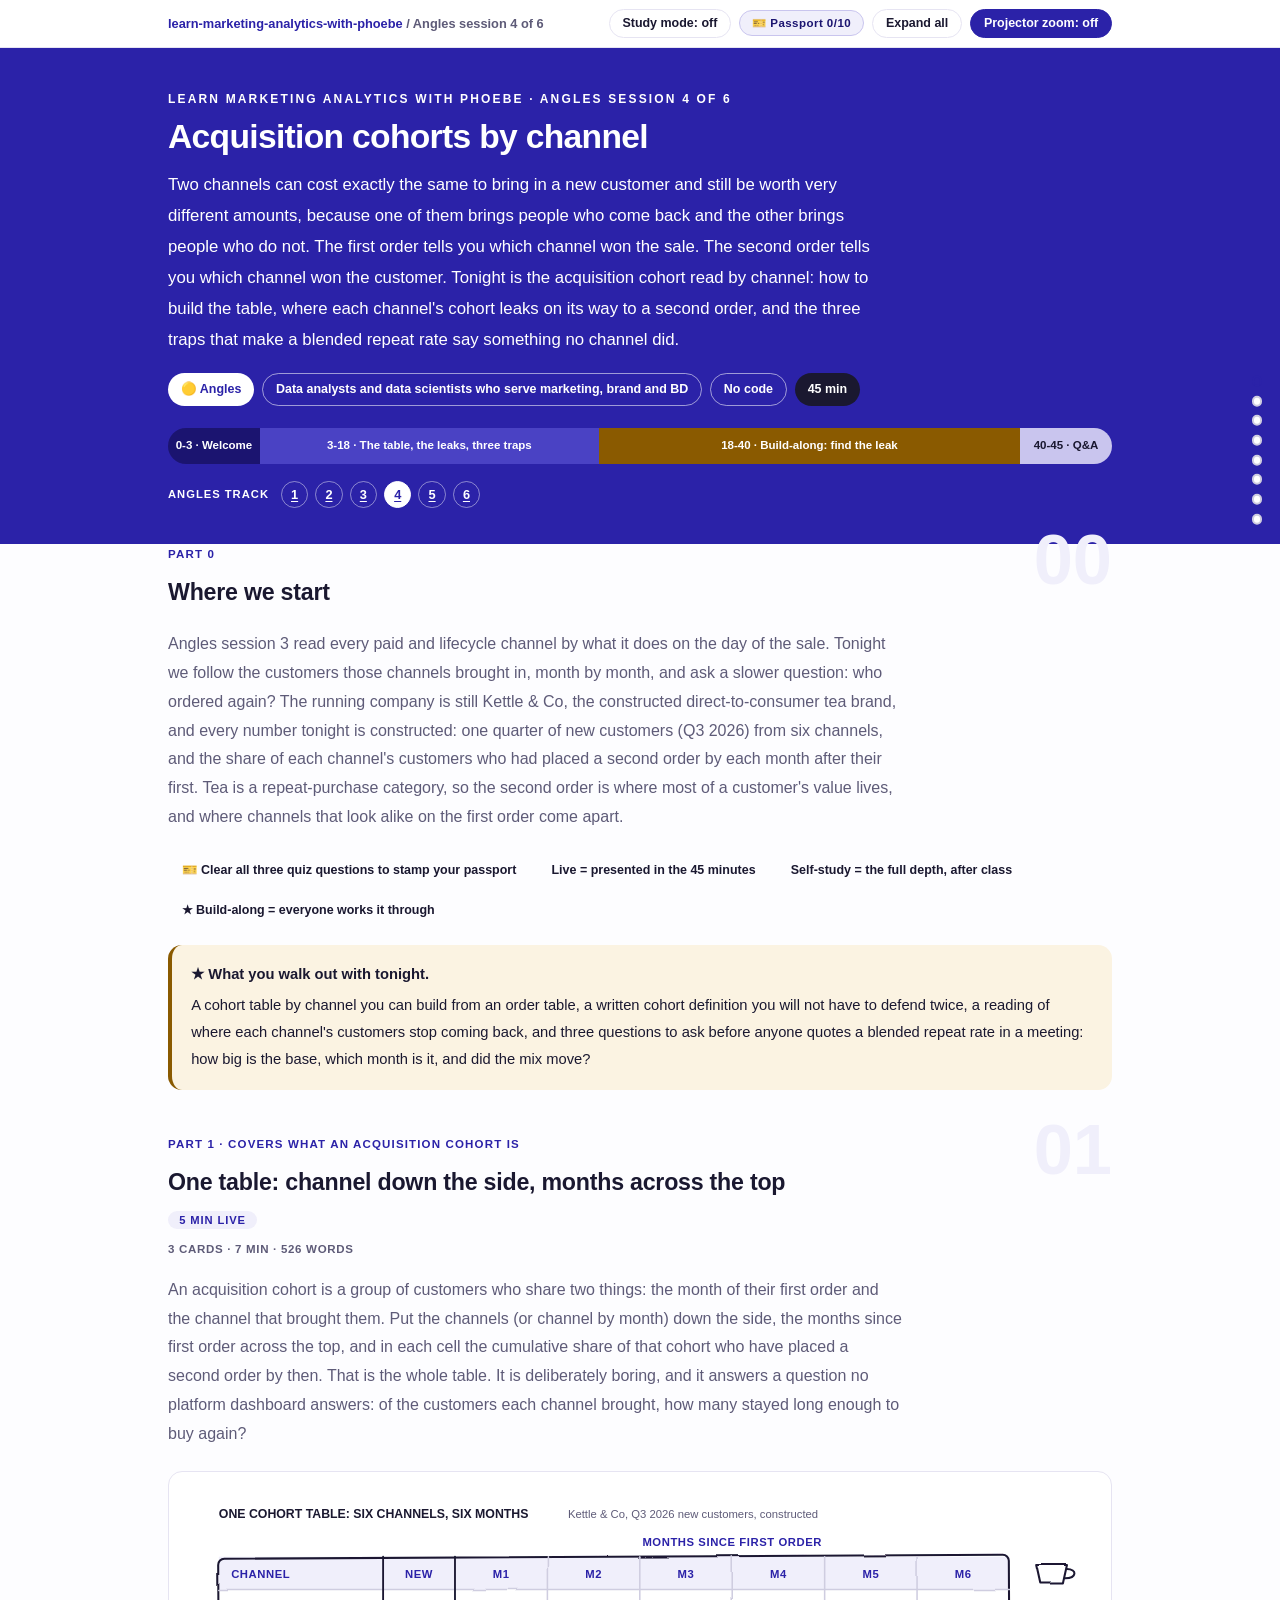
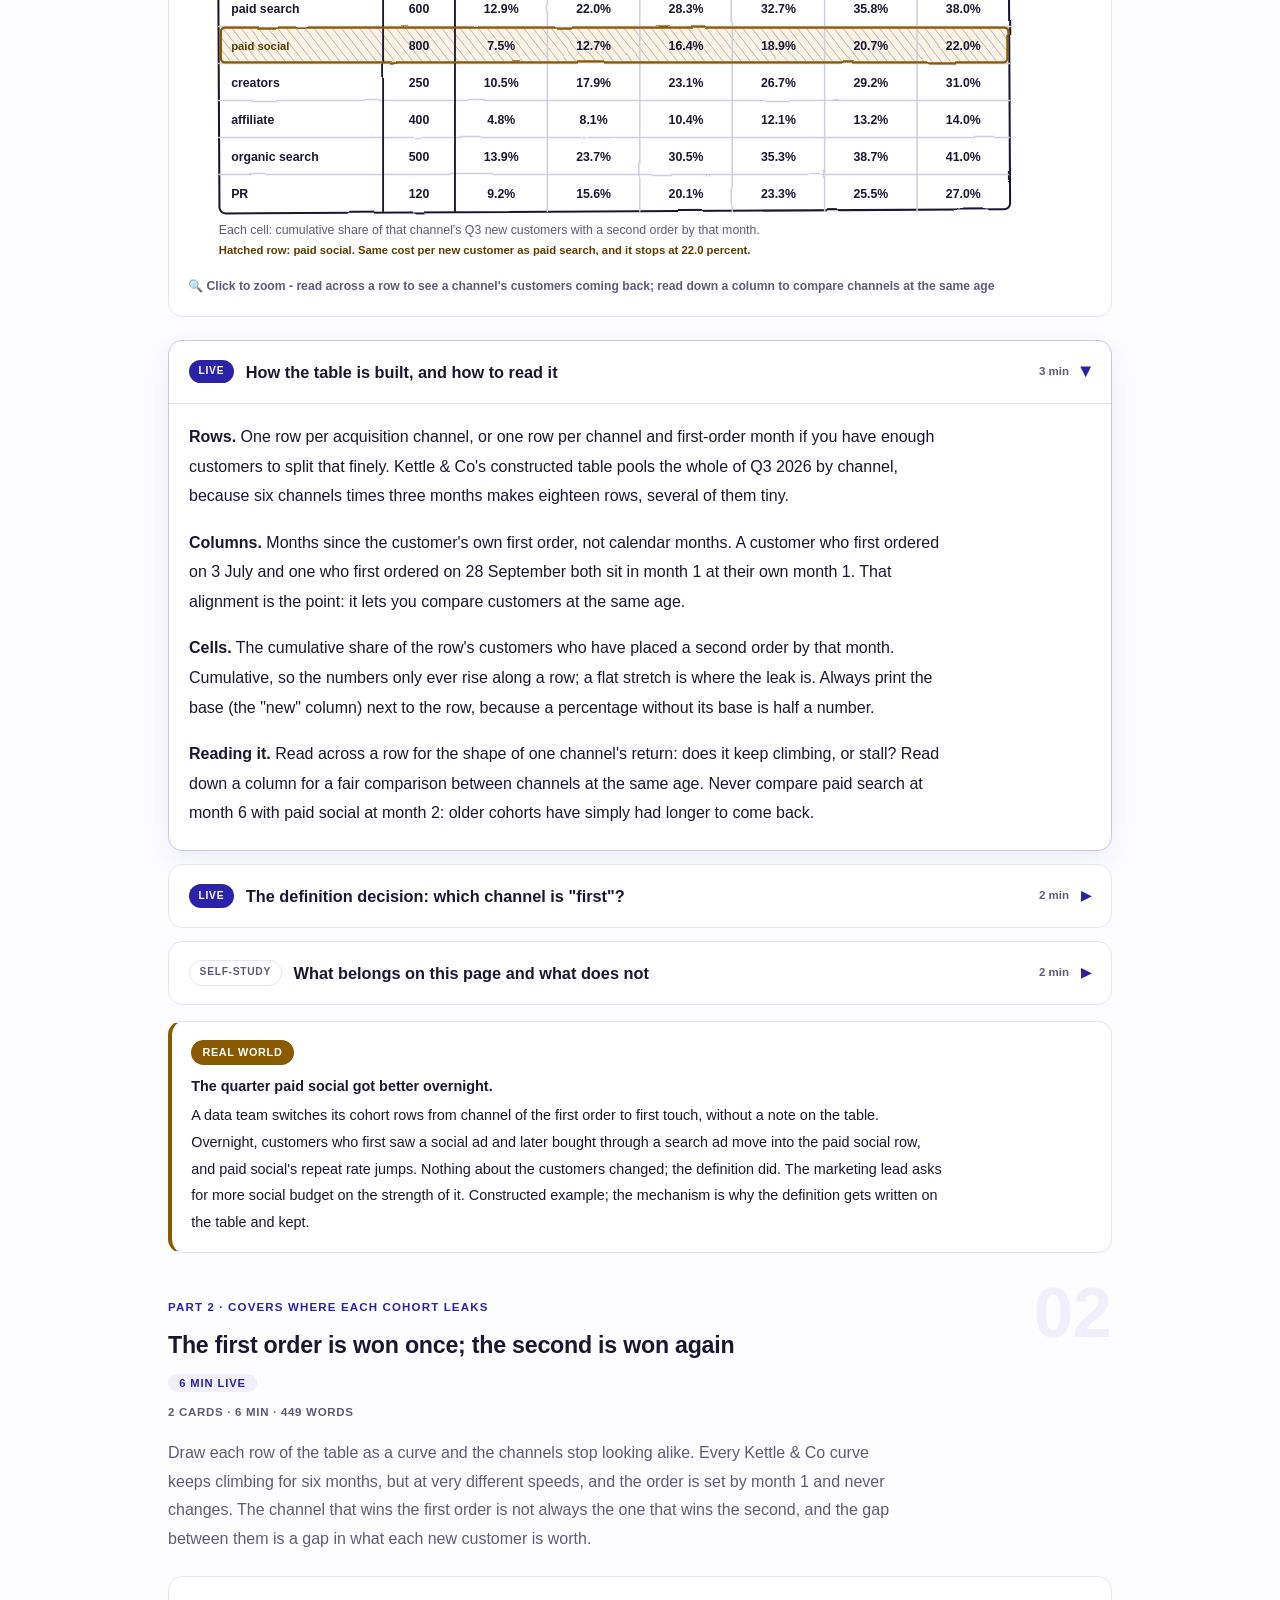
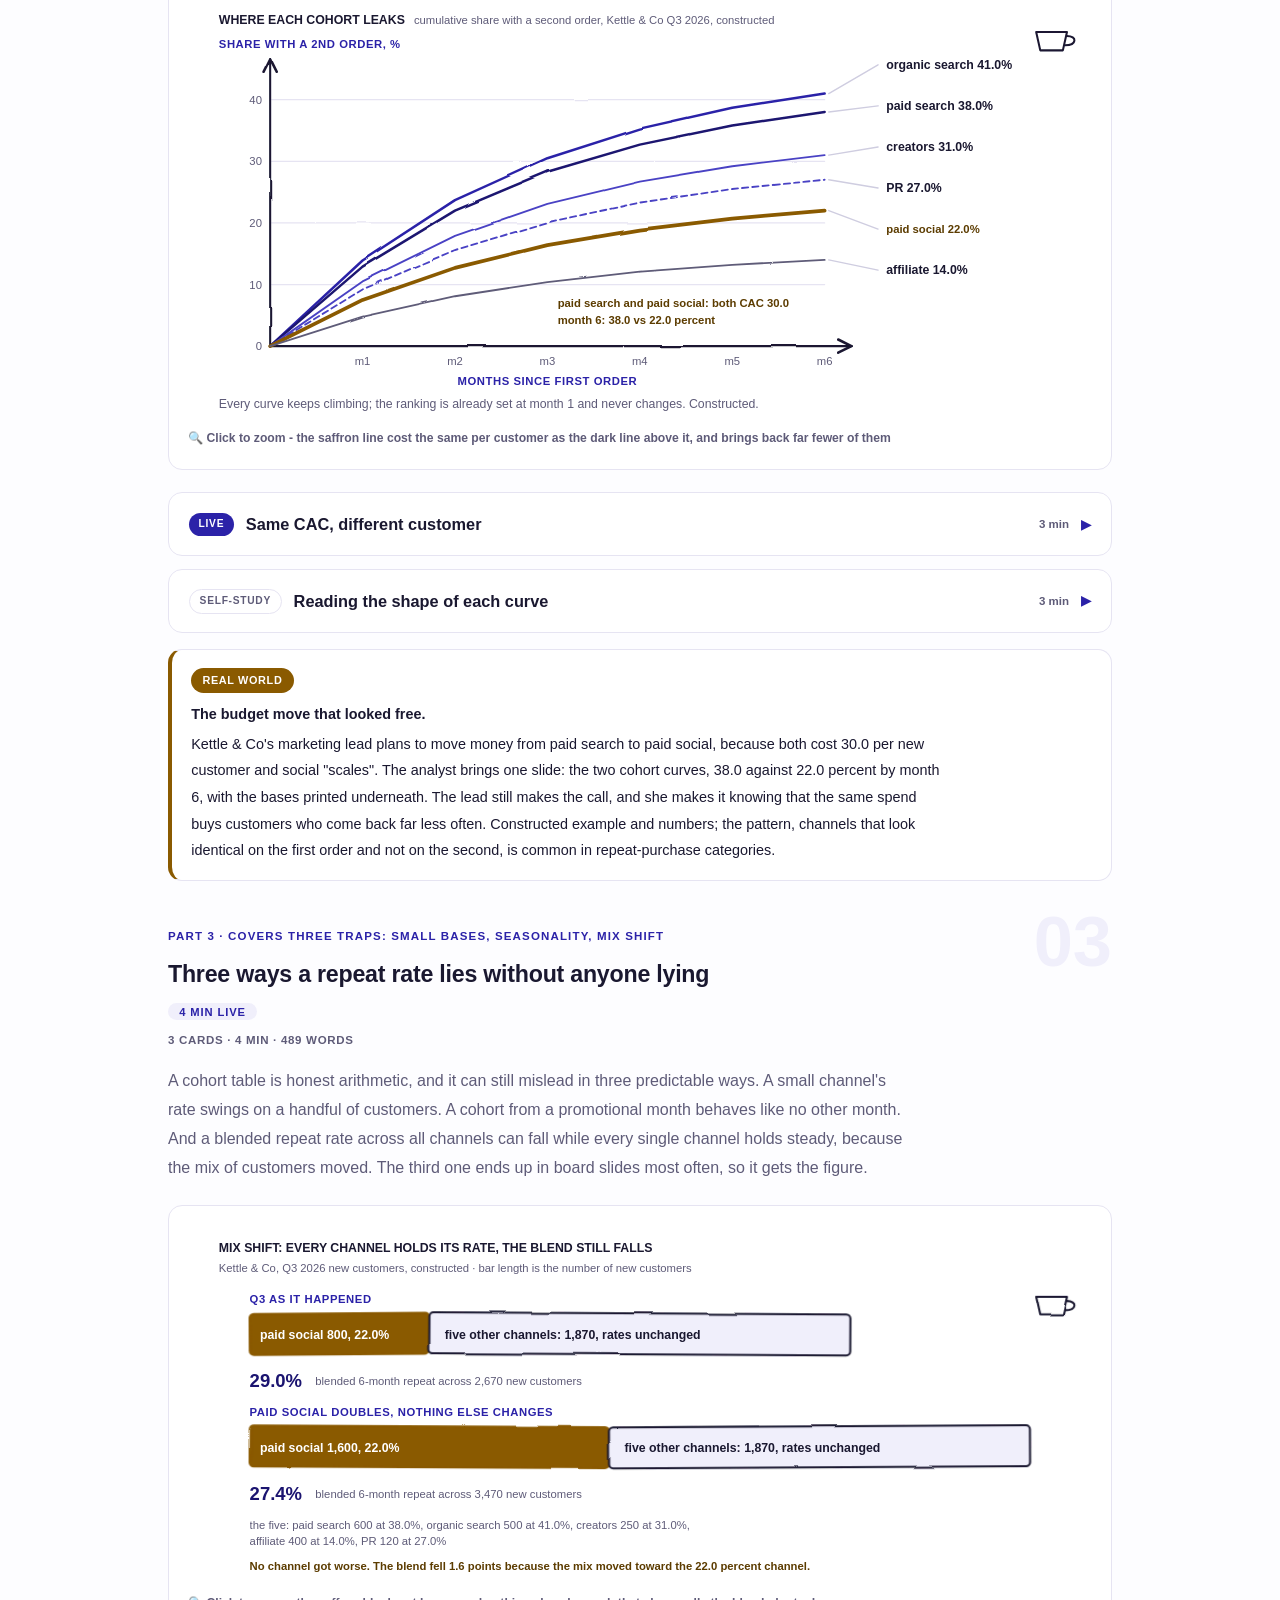
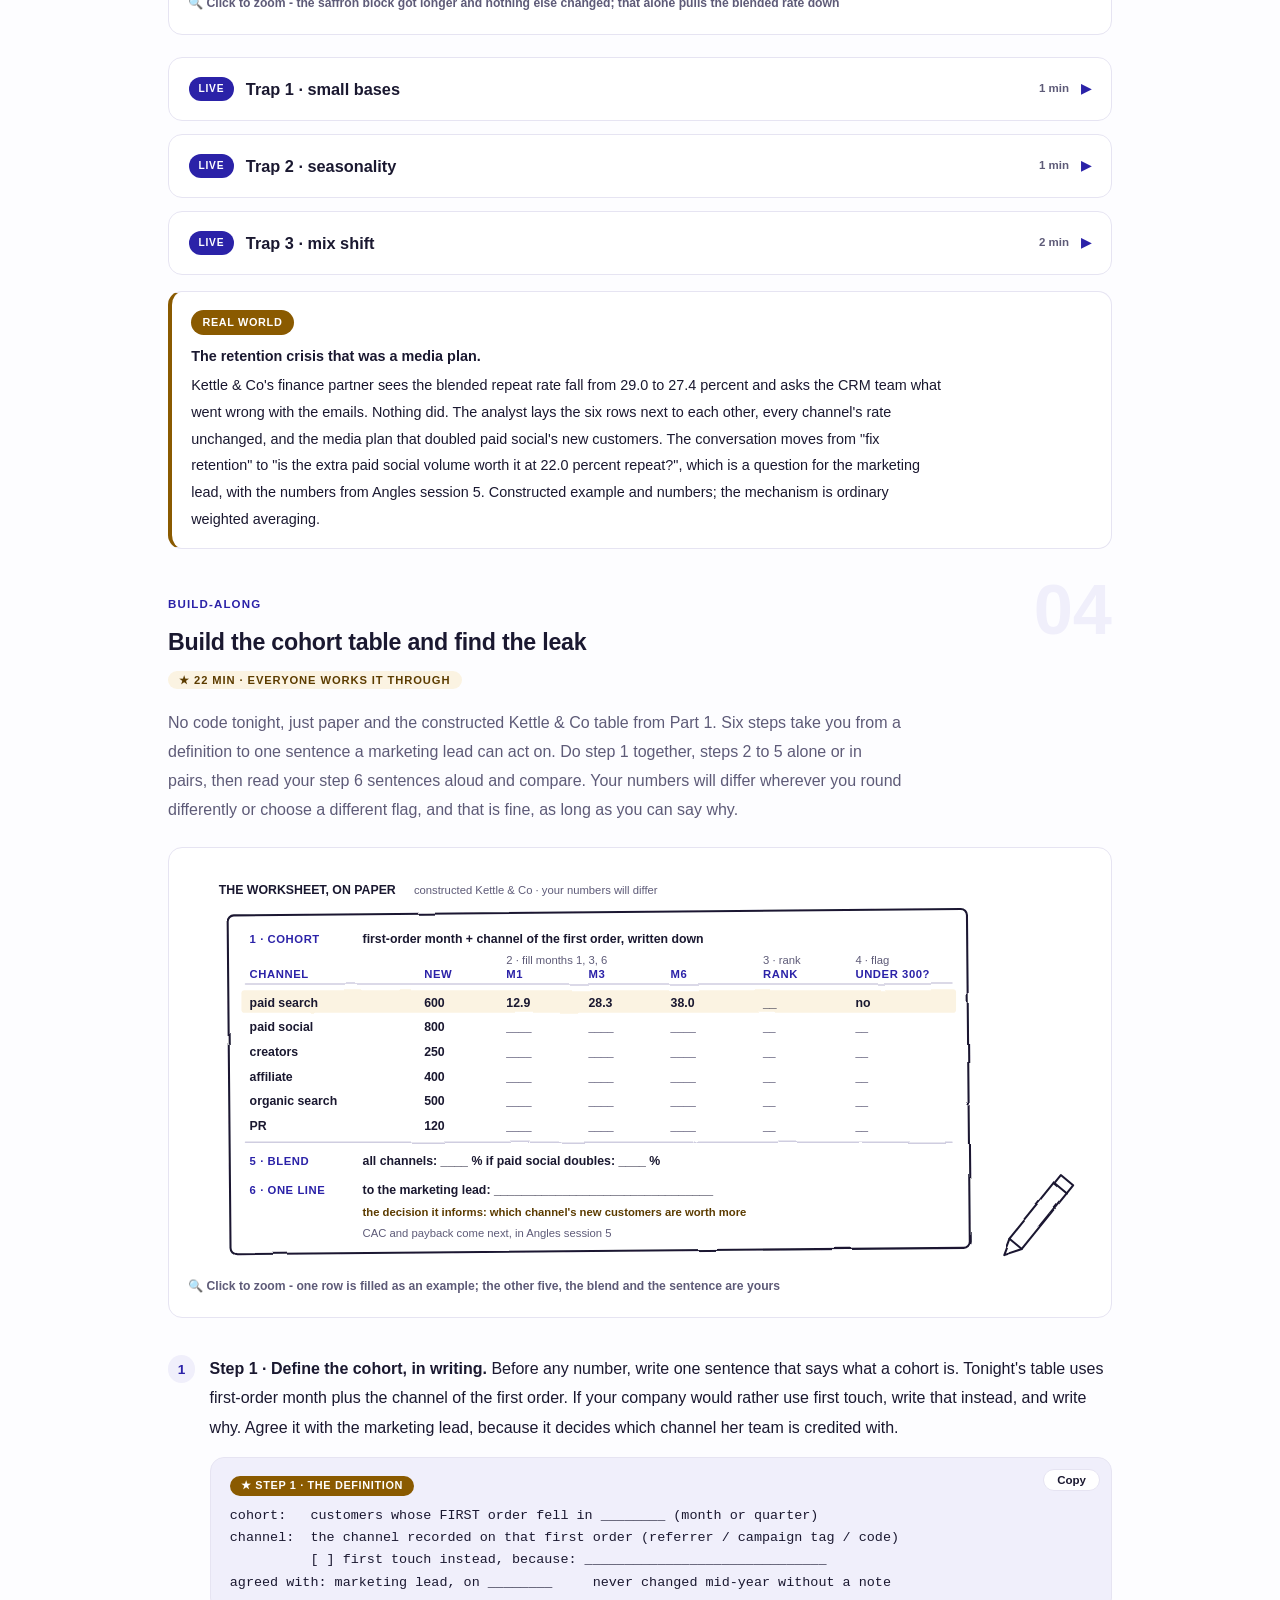
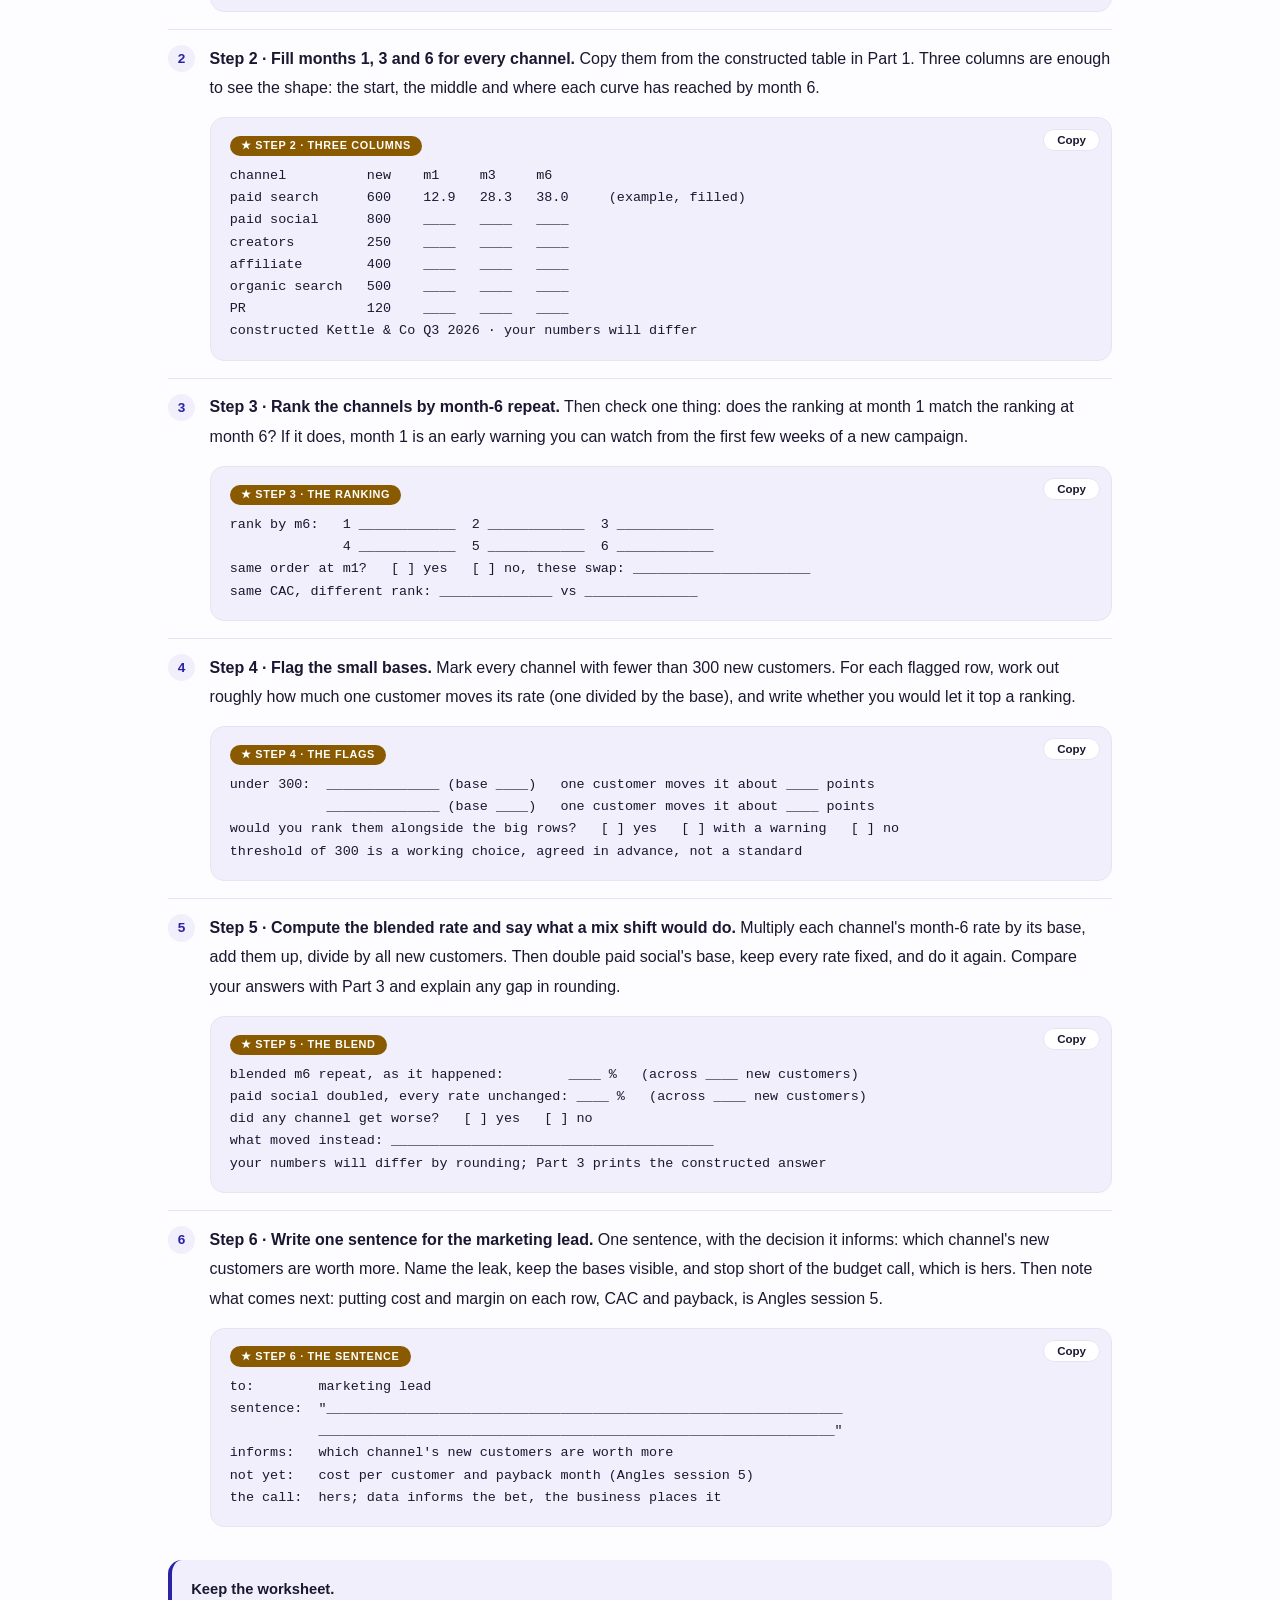
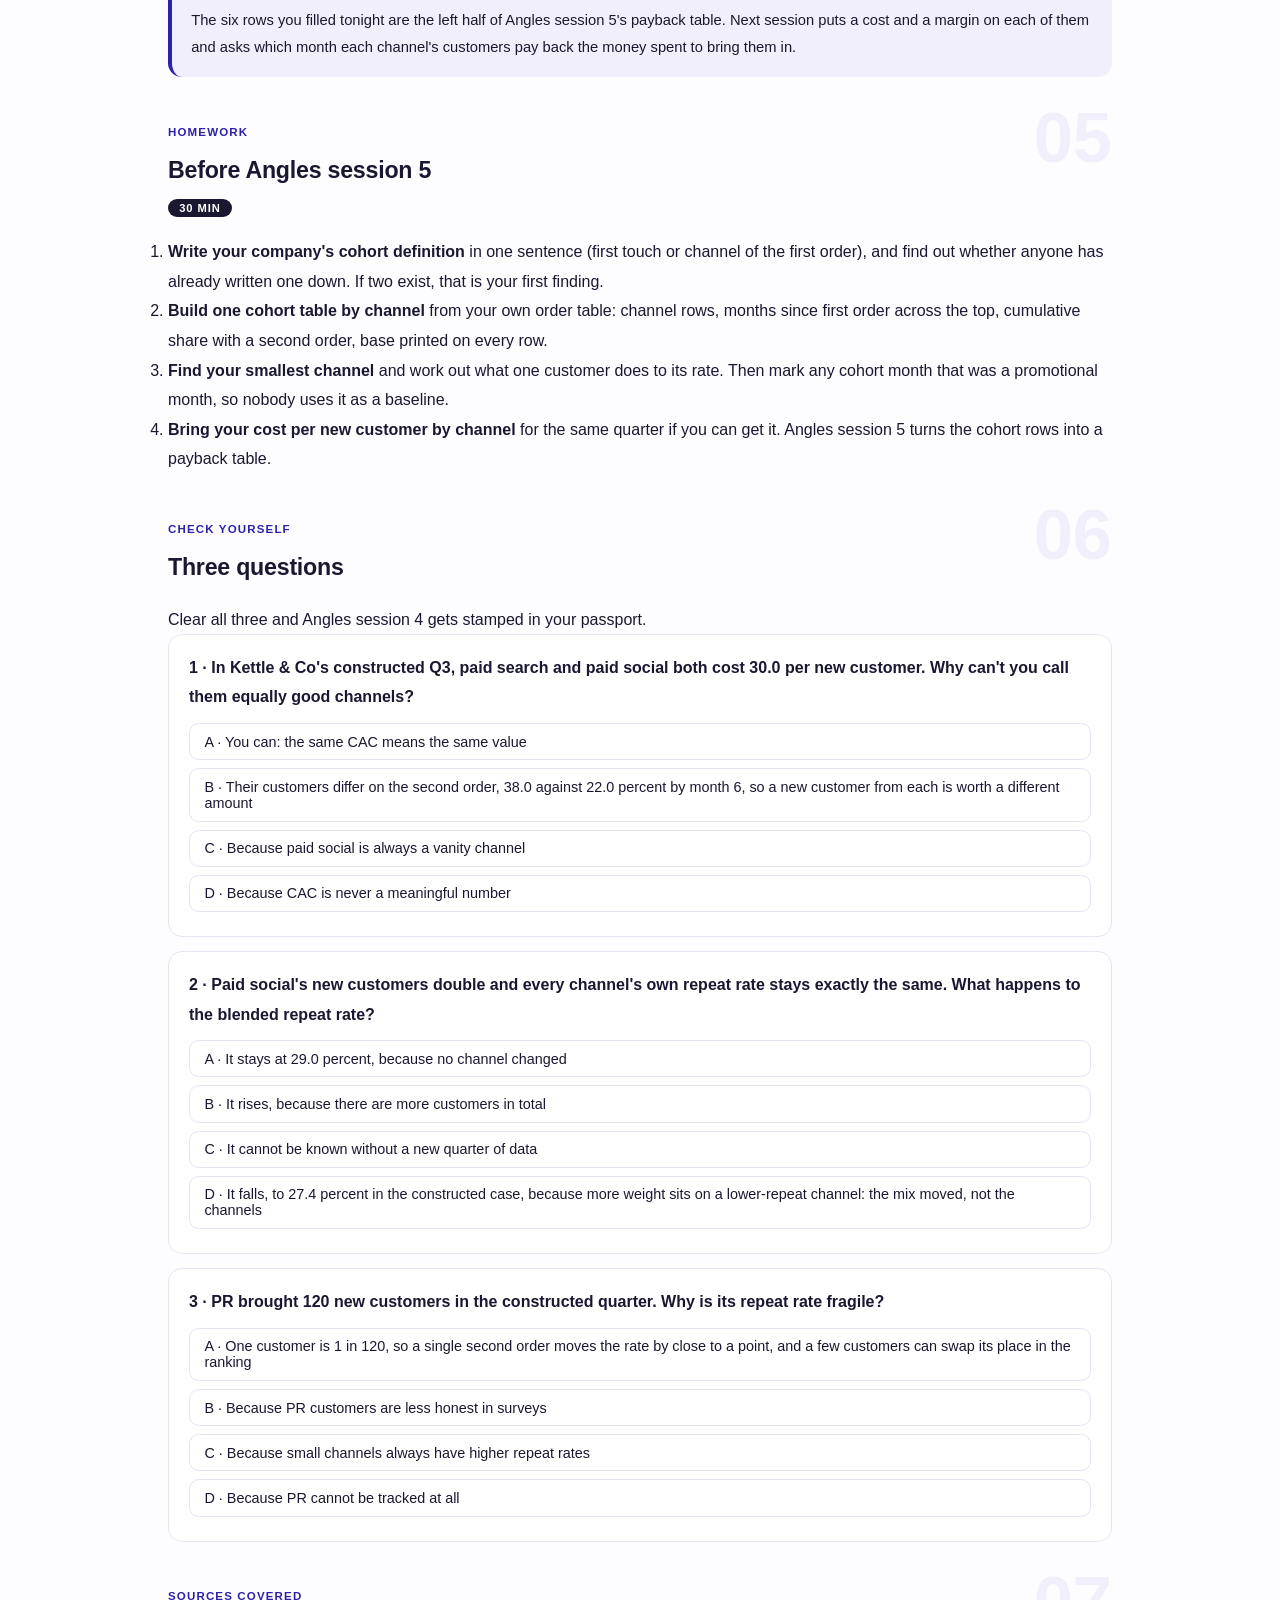
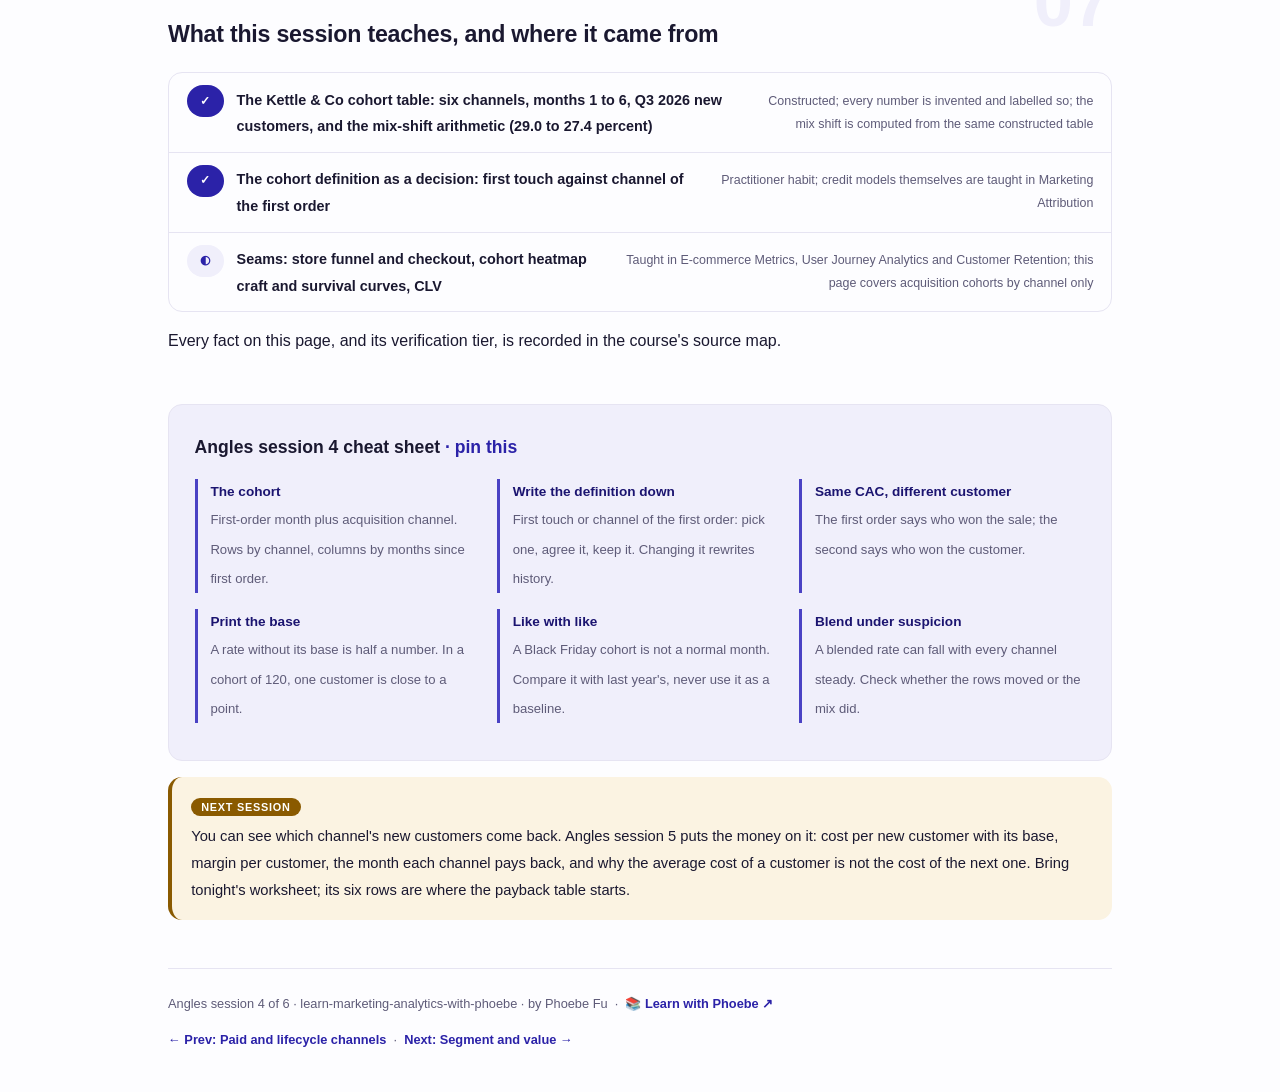
<file: courses/a4-acquisition-cohorts-by-channel.html>
<!DOCTYPE html>
<html lang="en">
<head>
<meta charset="UTF-8">
<meta name="viewport" content="width=device-width, initial-scale=1.0">
<!-- social:start -->
<meta name="description" content="Angles session 4 of 6. Acquisition cohorts by channel: group new customers by the month of their first order and the channel that brought them, read where each cohort leaks on its way to a second order, and spot the three traps that fool a blended repeat rate: small bases, seasonal cohorts and mix shift.">
<meta property="og:type" content="article">
<meta property="og:site_name" content="Learn with Phoebe">
<meta property="og:title" content="Acquisition cohorts by channel - learn marketing analytics with phoebe">
<meta property="og:description" content="Angles session 4 of 6. The cohort table by channel, where each cohort leaks, and why a blended repeat rate can fall while no channel got worse.">
<meta property="og:url" content="https://phoebefu6.github.io/learn-marketing-analytics-with-phoebe/courses/a4-acquisition-cohorts-by-channel.html">
<meta property="og:image" content="https://phoebefu6.github.io/learn-marketing-analytics-with-phoebe/assets/og-cover.png">
<meta property="og:image:width" content="1200">
<meta property="og:image:height" content="630">
<meta name="twitter:card" content="summary_large_image">
<meta name="twitter:title" content="Acquisition cohorts by channel - learn marketing analytics with phoebe">
<meta name="twitter:description" content="Angles session 4 of 6. Same cost per new customer, very different second orders.">
<meta name="twitter:image" content="https://phoebefu6.github.io/learn-marketing-analytics-with-phoebe/assets/og-cover.png">
<!-- social:end -->
<title>Angles session 4 · Acquisition cohorts by channel - learn marketing analytics with phoebe</title>
<link rel="stylesheet" href="../assets/style.css?v=21">
</head>
<body>

<div class="toolbar">
  <div class="wrap">
    <span class="crumb"><a href="../index.html">learn-marketing-analytics-with-phoebe</a> / Angles session 4 of 6</span>
    <button class="btn" id="toggle-all" type="button">Expand all</button>
    <button class="btn primary" id="zoom-toggle" type="button">Projector zoom: off</button>
  </div>
</div>

<header class="masthead">
  <div class="wrap">
    <div class="eyebrow">Learn Marketing Analytics with Phoebe · Angles session 4 of 6</div>
    <h1>Acquisition cohorts <span class="accent">by channel</span></h1>
    <p class="sub">Two channels can cost exactly the same to bring in a new customer and still be worth very different amounts, because one of them brings people who come back and the other brings people who do not. The first order tells you which channel won the sale. The second order tells you which channel won the customer. Tonight is the acquisition cohort read by channel: how to build the table, where each channel's cohort leaks on its way to a second order, and the three traps that make a blended repeat rate say something no channel did.</p>
    <div class="chip-row">
      <span class="chip level">🟡 Angles</span>
      <span class="chip audience">Data analysts and data scientists who serve marketing, brand and BD</span>
      <span class="chip audience">No code</span>
      <span class="chip time">45 min</span>
    </div>
    <div class="agenda">
      <span class="a1" style="flex:1">0-3 · Welcome</span>
      <span class="a2" style="flex:4">3-18 · The table, the leaks, three traps</span>
      <span class="a3" style="flex:5">18-40 · Build-along: find the leak</span>
      <span class="a4" style="flex:1">40-45 · Q&amp;A</span>
    </div>
  </div>
</header>

<main class="wrap">

  <section class="section" id="intro">
    <div class="section-kicker">
      <span class="klabel">Part 0</span>
      <h2>Where we start</h2>
    </div>
    <p class="lede">Angles session 3 read every paid and lifecycle channel by what it does on the day of the sale. Tonight we follow the customers those channels brought in, month by month, and ask a slower question: who ordered again? The running company is still Kettle &amp; Co, the constructed direct-to-consumer tea brand, and every number tonight is constructed: one quarter of new customers (Q3 2026) from six channels, and the share of each channel's customers who had placed a second order by each month after their first. Tea is a repeat-purchase category, so the second order is where most of a customer's value lives, and where channels that look alike on the first order come apart.</p>

    <div class="legend">
      <span class="pill">🎫 Clear all three quiz questions to stamp your passport</span>
      <span class="pill">Live = presented in the 45 minutes</span>
      <span class="pill">Self-study = the full depth, after class</span>
      <span class="pill">★ Build-along = everyone works it through</span>
    </div>

    <div class="callout win">
      <p><strong>★ What you walk out with tonight.</strong> A cohort table by channel you can build from an order table, a written cohort definition you will not have to defend twice, a reading of where each channel's customers stop coming back, and three questions to ask before anyone quotes a blended repeat rate in a meeting: how big is the base, which month is it, and did the mix move?</p>
    </div>
  </section>

  <section class="section" id="part-1">
    <div class="section-kicker">
      <span class="klabel">Part 1 · covers what an acquisition cohort is</span>
      <h2>One table: channel down the side, months across the top</h2>
      <span class="tag concept">5 min live</span>
    </div>
    <p class="lede">An acquisition cohort is a group of customers who share two things: the month of their first order and the channel that brought them. Put the channels (or channel by month) down the side, the months since first order across the top, and in each cell the cumulative share of that cohort who have placed a second order by then. That is the whole table. It is deliberately boring, and it answers a question no platform dashboard answers: of the customers each channel brought, how many stayed long enough to buy again?</p>

    <figure class="zoomable">
      <svg viewBox="0 0 880 364" xmlns="http://www.w3.org/2000/svg" role="img" aria-label="A hand-drawn cohort table for Kettle and Co Q3 2026 new customers, constructed. Six channel rows, six month columns of cumulative share with a second order. Paid search, 600 new: 12.9, 22.0, 28.3, 32.7, 35.8, 38.0 percent. Paid social, 800 new, hatched: 7.5, 12.7, 16.4, 18.9, 20.7, 22.0. Creators, 250 new: 10.5, 17.9, 23.1, 26.7, 29.2, 31.0. Affiliate, 400 new: 4.8, 8.1, 10.4, 12.1, 13.2, 14.0. Organic search, 500 new: 13.9, 23.7, 30.5, 35.3, 38.7, 41.0. PR, 120 new: 9.2, 15.6, 20.1, 23.3, 25.5, 27.0.">
        <defs>
          <filter id="a4aSk" x="-3%" y="-3%" width="106%" height="106%"><feTurbulence type="fractalNoise" baseFrequency="0.02" numOctaves="2" seed="7" result="n"/><feDisplacementMap in="SourceGraphic" in2="n" scale="2.4" xChannelSelector="R" yChannelSelector="G"/></filter>
          <pattern id="a4aHc" patternUnits="userSpaceOnUse" width="7" height="7" patternTransform="rotate(-38)"><line x1="0" y1="0" x2="0" y2="7" stroke="#2B22A8" stroke-width="1" opacity=".5"/></pattern>
          <marker id="a4aAr" viewBox="0 0 10 10" refX="9" refY="5" markerWidth="8" markerHeight="8" orient="auto"><path d="M1 1 L9 5 L1 9" fill="none" stroke="#1A1830" stroke-width="1.6" stroke-linecap="round"/></marker>
        </defs>
        <style>
          .a4aH { font: 800 12px Inter, sans-serif; fill: #1A1830; }
          .a4aL { font: 600 12px Inter, sans-serif; fill: #1A1830; }
          .a4aS { font: 400 11px Inter, sans-serif; fill: #5E5B78; }
          .a4aB { font: 800 11px Inter, sans-serif; fill: #5C3C00; }
          .a4aA { font: 700 11px Inter, sans-serif; fill: #2B22A8; letter-spacing: .05em; }
          .a4aN { font: 400 12px Inter, sans-serif; fill: #5E5B78; }
        </style>

        <text class="a4aH" x="30" y="26">ONE COHORT TABLE: SIX CHANNELS, SIX MONTHS</text>
        <text class="a4aS" x="370" y="26">Kettle &amp; Co, Q3 2026 new customers, constructed</text>
        <text class="a4aA" x="530" y="54" text-anchor="middle">MONTHS SINCE FIRST ORDER</text>

        <g filter="url(#a4aSk)" fill="none" stroke="#1A1830" stroke-width="2" stroke-linecap="round" stroke-linejoin="round">
          <!-- header band -->
          <rect x="30" y="64" width="770" height="32" fill="#F0EFFB" stroke="none"/>
          <!-- paid social row: hatched -->
          <rect x="30" y="132" width="770" height="36" fill="#FBF3E2" stroke="none"/>
          <rect x="30" y="132" width="770" height="36" fill="url(#a4aHc)" stroke="none"/>
          <!-- the panel -->
          <rect x="30" y="64" width="770" height="248" rx="6" transform="rotate(-0.3 415 188)"/>
          <!-- row rules -->
          <path d="M30 96 L800 96 M30 132 L800 132 M30 168 L800 168 M30 204 L800 204 M30 240 L800 240 M30 276 L800 276" stroke="#CFCDE0" stroke-width="1.5"/>
          <!-- column rules -->
          <path d="M190 64 L190 312 M260 64 L260 312" stroke-width="1.8"/>
          <path d="M350 64 L350 312 M440 64 L440 312 M530 64 L530 312 M620 64 L620 312 M710 64 L710 312" stroke="#CFCDE0" stroke-width="1.5"/>
          <!-- paid social row outline -->
          <rect x="32" y="133" width="766" height="34" rx="4" stroke="#8A5A00" stroke-width="2.2"/>
          <!-- doodle: a teacup -->
          <path d="M826 72 L856 72 L852 90 L830 90 Z"/>
          <path d="M856 76 C866 76 866 85 854 85"/>
        </g>

        <text class="a4aA" x="42" y="85">CHANNEL</text>
        <text class="a4aA" x="225" y="85" text-anchor="middle">NEW</text>
        <text class="a4aA" x="305" y="85" text-anchor="middle">M1</text>
        <text class="a4aA" x="395" y="85" text-anchor="middle">M2</text>
        <text class="a4aA" x="485" y="85" text-anchor="middle">M3</text>
        <text class="a4aA" x="575" y="85" text-anchor="middle">M4</text>
        <text class="a4aA" x="665" y="85" text-anchor="middle">M5</text>
        <text class="a4aA" x="755" y="85" text-anchor="middle">M6</text>

        <text class="a4aL" x="42" y="119">paid search</text>
        <text class="a4aL" x="225" y="119" text-anchor="middle">600</text>
        <text class="a4aL" x="305" y="119" text-anchor="middle">12.9%</text>
        <text class="a4aL" x="395" y="119" text-anchor="middle">22.0%</text>
        <text class="a4aL" x="485" y="119" text-anchor="middle">28.3%</text>
        <text class="a4aL" x="575" y="119" text-anchor="middle">32.7%</text>
        <text class="a4aL" x="665" y="119" text-anchor="middle">35.8%</text>
        <text class="a4aL" x="755" y="119" text-anchor="middle">38.0%</text>

        <text class="a4aB" x="42" y="155">paid social</text>
        <text class="a4aL" x="225" y="155" text-anchor="middle">800</text>
        <text class="a4aL" x="305" y="155" text-anchor="middle">7.5%</text>
        <text class="a4aL" x="395" y="155" text-anchor="middle">12.7%</text>
        <text class="a4aL" x="485" y="155" text-anchor="middle">16.4%</text>
        <text class="a4aL" x="575" y="155" text-anchor="middle">18.9%</text>
        <text class="a4aL" x="665" y="155" text-anchor="middle">20.7%</text>
        <text class="a4aL" x="755" y="155" text-anchor="middle">22.0%</text>

        <text class="a4aL" x="42" y="191">creators</text>
        <text class="a4aL" x="225" y="191" text-anchor="middle">250</text>
        <text class="a4aL" x="305" y="191" text-anchor="middle">10.5%</text>
        <text class="a4aL" x="395" y="191" text-anchor="middle">17.9%</text>
        <text class="a4aL" x="485" y="191" text-anchor="middle">23.1%</text>
        <text class="a4aL" x="575" y="191" text-anchor="middle">26.7%</text>
        <text class="a4aL" x="665" y="191" text-anchor="middle">29.2%</text>
        <text class="a4aL" x="755" y="191" text-anchor="middle">31.0%</text>

        <text class="a4aL" x="42" y="227">affiliate</text>
        <text class="a4aL" x="225" y="227" text-anchor="middle">400</text>
        <text class="a4aL" x="305" y="227" text-anchor="middle">4.8%</text>
        <text class="a4aL" x="395" y="227" text-anchor="middle">8.1%</text>
        <text class="a4aL" x="485" y="227" text-anchor="middle">10.4%</text>
        <text class="a4aL" x="575" y="227" text-anchor="middle">12.1%</text>
        <text class="a4aL" x="665" y="227" text-anchor="middle">13.2%</text>
        <text class="a4aL" x="755" y="227" text-anchor="middle">14.0%</text>

        <text class="a4aL" x="42" y="263">organic search</text>
        <text class="a4aL" x="225" y="263" text-anchor="middle">500</text>
        <text class="a4aL" x="305" y="263" text-anchor="middle">13.9%</text>
        <text class="a4aL" x="395" y="263" text-anchor="middle">23.7%</text>
        <text class="a4aL" x="485" y="263" text-anchor="middle">30.5%</text>
        <text class="a4aL" x="575" y="263" text-anchor="middle">35.3%</text>
        <text class="a4aL" x="665" y="263" text-anchor="middle">38.7%</text>
        <text class="a4aL" x="755" y="263" text-anchor="middle">41.0%</text>

        <text class="a4aL" x="42" y="299">PR</text>
        <text class="a4aL" x="225" y="299" text-anchor="middle">120</text>
        <text class="a4aL" x="305" y="299" text-anchor="middle">9.2%</text>
        <text class="a4aL" x="395" y="299" text-anchor="middle">15.6%</text>
        <text class="a4aL" x="485" y="299" text-anchor="middle">20.1%</text>
        <text class="a4aL" x="575" y="299" text-anchor="middle">23.3%</text>
        <text class="a4aL" x="665" y="299" text-anchor="middle">25.5%</text>
        <text class="a4aL" x="755" y="299" text-anchor="middle">27.0%</text>

        <text class="a4aN" x="30" y="334">Each cell: cumulative share of that channel's Q3 new customers with a second order by that month.</text>
        <text class="a4aB" x="30" y="354">Hatched row: paid social. Same cost per new customer as paid search, and it stops at 22.0 percent.</text>
      </svg>
      <figcaption>🔍 Click to zoom - read across a row to see a channel's customers coming back; read down a column to compare channels at the same age</figcaption>
    </figure>

    <details class="card" open>
      <summary><span class="mode live">Live</span>How the table is built, and how to read it<span class="mini">3 min</span><span class="caret">▶</span></summary>
      <div class="body">
        <p><strong>Rows.</strong> One row per acquisition channel, or one row per channel and first-order month if you have enough customers to split that finely. Kettle &amp; Co's constructed table pools the whole of Q3 2026 by channel, because six channels times three months makes eighteen rows, several of them tiny.</p>
        <p><strong>Columns.</strong> Months since the customer's own first order, not calendar months. A customer who first ordered on 3 July and one who first ordered on 28 September both sit in month 1 at their own month 1. That alignment is the point: it lets you compare customers at the same age.</p>
        <p><strong>Cells.</strong> The cumulative share of the row's customers who have placed a second order by that month. Cumulative, so the numbers only ever rise along a row; a flat stretch is where the leak is. Always print the base (the "new" column) next to the row, because a percentage without its base is half a number.</p>
        <p><strong>Reading it.</strong> Read across a row for the shape of one channel's return: does it keep climbing, or stall? Read down a column for a fair comparison between channels at the same age. Never compare paid search at month 6 with paid social at month 2: older cohorts have simply had longer to come back.</p>
      </div>
    </details>

    <details class="card">
      <summary><span class="mode live">Live</span>The definition decision: which channel is "first"?<span class="mini">2 min</span><span class="caret">▶</span></summary>
      <div class="body">
        <p>"The channel that brought them" sounds obvious until someone asks which one. There are two common answers, and they put different customers in different rows.</p>
        <p><strong>First touch:</strong> the first channel the customer is recorded interacting with, perhaps a creator video weeks before they bought. It needs journey data that survives across devices, consent choices and cookie lifetimes, and it changes whenever tracking does. <strong>Channel of the first order:</strong> the channel recorded on the first order itself (the referrer, campaign tag or code on that order). It lives in the order table, so it is stable and anyone can rebuild it, but it gives the row to whichever channel closed the sale.</p>
        <p>Neither is right. Pick one, write it down in one sentence at the top of the table, and keep it. A cohort definition that changes mid-year rewrites history: last quarter's paid social customers become this quarter's organic search customers and every trend line breaks in a way nobody can see. Which credit model is fairer is its own field, taught in <a href="https://phoebefu6.github.io/learn-marketing-attribution-with-phoebe/">Marketing Attribution ↗</a>. For a cohort table you need consistency far more than you need the perfect model.</p>
        <p>The choice of definition is the marketing lead's to agree, because it decides which channel her team is credited with; the data team writes it down, explains what each option does, and holds the line once it is set. Data informs the bet; the business places it.</p>
      </div>
    </details>

    <details class="card">
      <summary><span class="mode self">Self-study</span>What belongs on this page and what does not<span class="mini">2 min</span><span class="caret">▶</span></summary>
      <div class="body">
        <p>This page is acquisition cohorts <em>by channel</em>: which channel's new customers come back. Two neighbouring jobs are taught elsewhere, by design. The store funnel and checkout, from product page to payment, belong to <a href="https://phoebefu6.github.io/learn-ecommerce-metrics-with-phoebe/">E-commerce Metrics ↗</a> and <a href="https://phoebefu6.github.io/learn-user-journey-analytics-with-phoebe/">User Journey Analytics ↗</a>. The craft of the cohort heatmap itself, colour scales, retention against repeat, survival curves, belongs to Customer Retention's <a href="https://phoebefu6.github.io/learn-customer-retention-with-phoebe/courses/a2-cohort-table-and-heatmap.html">cohort table and heatmap session ↗</a>. Use that session for the drawing; use this one for the channel question.</p>
      </div>
    </details>

    <div class="callout example">
      <span class="ex-pill">Real world</span>
      <p><strong>The quarter paid social got better overnight.</strong> A data team switches its cohort rows from channel of the first order to first touch, without a note on the table. Overnight, customers who first saw a social ad and later bought through a search ad move into the paid social row, and paid social's repeat rate jumps. Nothing about the customers changed; the definition did. The marketing lead asks for more social budget on the strength of it. Constructed example; the mechanism is why the definition gets written on the table and kept.</p>
    </div>
  </section>

  <section class="section" id="part-2">
    <div class="section-kicker">
      <span class="klabel">Part 2 · covers where each cohort leaks</span>
      <h2>The first order is won once; the second is won again</h2>
      <span class="tag concept">6 min live</span>
    </div>
    <p class="lede">Draw each row of the table as a curve and the channels stop looking alike. Every Kettle &amp; Co curve keeps climbing for six months, but at very different speeds, and the order is set by month 1 and never changes. The channel that wins the first order is not always the one that wins the second, and the gap between them is a gap in what each new customer is worth.</p>

    <figure class="zoomable">
      <svg viewBox="0 0 880 410" xmlns="http://www.w3.org/2000/svg" role="img" aria-label="Hand-drawn cumulative repeat curves for six channels over six months, Kettle and Co Q3 2026, constructed. By month 6: organic search 41.0 percent, paid search 38.0, creators 31.0, PR 27.0, paid social 22.0 highlighted in saffron, affiliate 14.0. A note says paid search and paid social both cost 30.0 per new customer, and reach 38.0 versus 22.0 percent at month 6.">
        <defs>
          <filter id="a4bSk" x="-3%" y="-3%" width="106%" height="106%"><feTurbulence type="fractalNoise" baseFrequency="0.02" numOctaves="2" seed="19" result="n"/><feDisplacementMap in="SourceGraphic" in2="n" scale="2.4" xChannelSelector="R" yChannelSelector="G"/></filter>
          <pattern id="a4bHc" patternUnits="userSpaceOnUse" width="7" height="7" patternTransform="rotate(-38)"><line x1="0" y1="0" x2="0" y2="7" stroke="#2B22A8" stroke-width="1" opacity=".5"/></pattern>
          <marker id="a4bAr" viewBox="0 0 10 10" refX="9" refY="5" markerWidth="8" markerHeight="8" orient="auto"><path d="M1 1 L9 5 L1 9" fill="none" stroke="#1A1830" stroke-width="1.6" stroke-linecap="round"/></marker>
        </defs>
        <style>
          .a4bH { font: 800 12px Inter, sans-serif; fill: #1A1830; }
          .a4bL { font: 600 12px Inter, sans-serif; fill: #1A1830; }
          .a4bS { font: 400 11px Inter, sans-serif; fill: #5E5B78; }
          .a4bB { font: 800 11px Inter, sans-serif; fill: #5C3C00; }
          .a4bA { font: 700 11px Inter, sans-serif; fill: #2B22A8; letter-spacing: .05em; }
          .a4bN { font: 400 12px Inter, sans-serif; fill: #5E5B78; }
        </style>

        <text class="a4bH" x="30" y="26">WHERE EACH COHORT LEAKS</text>
        <text class="a4bS" x="220" y="26">cumulative share with a second order, Kettle &amp; Co Q3 2026, constructed</text>
        <text class="a4bA" x="30" y="50">SHARE WITH A 2ND ORDER, %</text>

        <g filter="url(#a4bSk)" fill="none" stroke="#1A1830" stroke-width="2" stroke-linecap="round" stroke-linejoin="round">
          <!-- faint gridlines at 10, 20, 30, 40 -->
          <path d="M80 280 L620 280 M80 220 L620 220 M80 160 L620 160 M80 100 L620 100" stroke="#E6E4F2" stroke-width="1.2"/>
          <!-- axes -->
          <path d="M80 340 L646 340" marker-end="url(#a4bAr)"/>
          <path d="M80 340 L80 60" marker-end="url(#a4bAr)"/>
          <!-- organic search -->
          <path d="M80 340 L170 256.6 L260 197.8 L350 157 L440 128.2 L530 107.8 L620 94" stroke="#2B22A8" stroke-width="2.4"/>
          <!-- paid search -->
          <path d="M80 340 L170 262.6 L260 208 L350 170.2 L440 143.8 L530 125.2 L620 112" stroke="#1B1470" stroke-width="2.4"/>
          <!-- creators -->
          <path d="M80 340 L170 277 L260 232.6 L350 201.4 L440 179.8 L530 164.8 L620 154" stroke="#4A42C4" stroke-width="1.8"/>
          <!-- PR -->
          <path d="M80 340 L170 284.8 L260 246.4 L350 219.4 L440 200.2 L530 187 L620 178" stroke="#4A42C4" stroke-width="1.8" stroke-dasharray="6 4"/>
          <!-- paid social, the one this figure is about -->
          <path d="M80 340 L170 295 L260 263.8 L350 241.6 L440 226.6 L530 215.8 L620 208" stroke="#8A5A00" stroke-width="3.6"/>
          <!-- affiliate -->
          <path d="M80 340 L170 311.2 L260 291.4 L350 277.6 L440 267.4 L530 260.8 L620 256" stroke="#5E5B78" stroke-width="1.8"/>
          <!-- leaders to the labels -->
          <path d="M624 94 L672 66 M624 112 L672 106 M624 154 L672 146 M624 178 L672 186 M624 208 L672 226 M624 256 L672 266" stroke="#CFCDE0" stroke-width="1.4"/>
          <!-- doodle: a teacup -->
          <path d="M826 34 L856 34 L852 52 L830 52 Z"/>
          <path d="M856 38 C866 38 866 47 854 47"/>
        </g>

        <text class="a4bL" x="680" y="70">organic search 41.0%</text>
        <text class="a4bL" x="680" y="110">paid search 38.0%</text>
        <text class="a4bL" x="680" y="150">creators 31.0%</text>
        <text class="a4bL" x="680" y="190">PR 27.0%</text>
        <text class="a4bB" x="680" y="230">paid social 22.0%</text>
        <text class="a4bL" x="680" y="270">affiliate 14.0%</text>

        <text class="a4bS" x="72" y="344" text-anchor="end">0</text>
        <text class="a4bS" x="72" y="284" text-anchor="end">10</text>
        <text class="a4bS" x="72" y="224" text-anchor="end">20</text>
        <text class="a4bS" x="72" y="164" text-anchor="end">30</text>
        <text class="a4bS" x="72" y="104" text-anchor="end">40</text>

        <text class="a4bS" x="170" y="358" text-anchor="middle">m1</text>
        <text class="a4bS" x="260" y="358" text-anchor="middle">m2</text>
        <text class="a4bS" x="350" y="358" text-anchor="middle">m3</text>
        <text class="a4bS" x="440" y="358" text-anchor="middle">m4</text>
        <text class="a4bS" x="530" y="358" text-anchor="middle">m5</text>
        <text class="a4bS" x="620" y="358" text-anchor="middle">m6</text>
        <text class="a4bA" x="350" y="378" text-anchor="middle">MONTHS SINCE FIRST ORDER</text>

        <text class="a4bB" x="360" y="302">paid search and paid social: both CAC 30.0</text>
        <text class="a4bB" x="360" y="318">month 6: 38.0 vs 22.0 percent</text>

        <text class="a4bN" x="30" y="400">Every curve keeps climbing; the ranking is already set at month 1 and never changes. Constructed.</text>
      </svg>
      <figcaption>🔍 Click to zoom - the saffron line cost the same per customer as the dark line above it, and brings back far fewer of them</figcaption>
    </figure>

    <details class="card">
      <summary><span class="mode live">Live</span>Same CAC, different customer<span class="mini">3 min</span><span class="caret">▶</span></summary>
      <div class="body">
        <p>In Kettle &amp; Co's constructed Q3, paid search and paid social both cost 30.0 pounds per new customer. On a first-order dashboard they are twins. On the cohort table they are not: by month 6, 38.0 percent of paid search's customers have ordered again, against 22.0 percent of paid social's. For every hundred new customers, that is sixteen more second orders from search, and in tea, second orders are where most of a customer's value comes from.</p>
        <p>So "which channel is cheaper?" is the wrong question. The useful one is "which channel's new customers are worth more?", and the cohort table is the first half of the answer. The second half, putting a cost and a margin on it and finding the month each channel pays back, is Angles session 5.</p>
        <p>A data person should also say plainly what the table does not show. It shows that paid social's customers come back less often. It does not show why: the audience the platform delivered, the offer that brought them, or the product they first bought could each be the cause. Naming the leak is the data team's job; deciding what to change in the campaign is the marketing lead's, because she lives with the result.</p>
      </div>
    </details>

    <details class="card">
      <summary><span class="mode self">Self-study</span>Reading the shape of each curve<span class="mini">3 min</span><span class="caret">▶</span></summary>
      <div class="body">
        <p><strong>Where the climb happens.</strong> Every Kettle &amp; Co curve does about a third of its six-month climb in month 1: paid search reaches 12.9 of its 38.0, paid social 7.5 of its 22.0. The first month after the first order is where a cohort is won or lost, which is why the welcome sequence and the first replenishment reminder matter so much more than anything sent in month 5.</p>
        <p><strong>Where the leak is.</strong> A flattening curve is customers who have stopped coming back. Paid social adds only 1.3 points between month 5 and month 6 (20.7 to 22.0); organic search still adds 2.3 (38.7 to 41.0). The leak is not one dramatic drop, it is a steady shortfall at every month.</p>
        <p><strong>The bottom row.</strong> Affiliate has the cheapest paid CAC in the constructed table (15.0) and the lowest repeat (14.0 percent by month 6). That is the shape you would expect if many of those "affiliates" are coupon sites catching people who were already buying, the ask Kettle &amp; Co's BD lead brought to the triage desk in Partnership session 2. The cohort table raises the question; it does not settle it.</p>
        <p><strong>Six months is not a lifetime.</strong> These curves are still rising at month 6. A six-month repeat rate is a fair comparison between channels at the same age, not a forecast of where each one ends. Turning curves into lifetime value is a modelling job, taught in Customer Retention's <a href="https://phoebefu6.github.io/learn-customer-retention-with-phoebe/courses/a6-clv-buy-till-you-die.html">CLV session ↗</a>.</p>
      </div>
    </details>

    <div class="callout example">
      <span class="ex-pill">Real world</span>
      <p><strong>The budget move that looked free.</strong> Kettle &amp; Co's marketing lead plans to move money from paid search to paid social, because both cost 30.0 per new customer and social "scales". The analyst brings one slide: the two cohort curves, 38.0 against 22.0 percent by month 6, with the bases printed underneath. The lead still makes the call, and she makes it knowing that the same spend buys customers who come back far less often. Constructed example and numbers; the pattern, channels that look identical on the first order and not on the second, is common in repeat-purchase categories.</p>
    </div>
  </section>

  <section class="section" id="part-3">
    <div class="section-kicker">
      <span class="klabel">Part 3 · covers three traps: small bases, seasonality, mix shift</span>
      <h2>Three ways a repeat rate lies without anyone lying</h2>
      <span class="tag concept">4 min live</span>
    </div>
    <p class="lede">A cohort table is honest arithmetic, and it can still mislead in three predictable ways. A small channel's rate swings on a handful of customers. A cohort from a promotional month behaves like no other month. And a blended repeat rate across all channels can fall while every single channel holds steady, because the mix of customers moved. The third one ends up in board slides most often, so it gets the figure.</p>

    <figure class="zoomable">
      <svg viewBox="0 0 880 348" xmlns="http://www.w3.org/2000/svg" role="img" aria-label="Two hand-drawn stacked bars of Kettle and Co Q3 2026 new customers, constructed. Top bar, as it happened: paid social 800 customers at 22.0 percent repeat, five other channels 1,870 customers with rates unchanged; blended 6-month repeat 29.0 percent across 2,670. Bottom bar: paid social doubles to 1,600 at the same 22.0 percent, the other five unchanged; blended repeat 27.4 percent across 3,470. No channel got worse.">
        <defs>
          <filter id="a4cSk" x="-3%" y="-3%" width="106%" height="106%"><feTurbulence type="fractalNoise" baseFrequency="0.02" numOctaves="2" seed="29" result="n"/><feDisplacementMap in="SourceGraphic" in2="n" scale="2.4" xChannelSelector="R" yChannelSelector="G"/></filter>
          <pattern id="a4cHc" patternUnits="userSpaceOnUse" width="7" height="7" patternTransform="rotate(-38)"><line x1="0" y1="0" x2="0" y2="7" stroke="#2B22A8" stroke-width="1" opacity=".5"/></pattern>
          <marker id="a4cAr" viewBox="0 0 10 10" refX="9" refY="5" markerWidth="8" markerHeight="8" orient="auto"><path d="M1 1 L9 5 L1 9" fill="none" stroke="#1A1830" stroke-width="1.6" stroke-linecap="round"/></marker>
        </defs>
        <style>
          .a4cH { font: 800 12px Inter, sans-serif; fill: #1A1830; }
          .a4cL { font: 600 12px Inter, sans-serif; fill: #1A1830; }
          .a4cS { font: 400 11px Inter, sans-serif; fill: #5E5B78; }
          .a4cB { font: 800 11px Inter, sans-serif; fill: #5C3C00; }
          .a4cV { font: 800 18px Inter, sans-serif; fill: #1B1470; }
          .a4cW { font: 800 12px Inter, sans-serif; fill: #FFFFFF; }
          .a4cA { font: 700 11px Inter, sans-serif; fill: #2B22A8; letter-spacing: .05em; }
          .a4cN { font: 400 12px Inter, sans-serif; fill: #5E5B78; }
        </style>

        <text class="a4cH" x="30" y="26">MIX SHIFT: EVERY CHANNEL HOLDS ITS RATE, THE BLEND STILL FALLS</text>
        <text class="a4cS" x="30" y="46">Kettle &amp; Co, Q3 2026 new customers, constructed · bar length is the number of new customers</text>
        <text class="a4cA" x="60" y="76">Q3 AS IT HAPPENED</text>
        <text class="a4cA" x="60" y="186">PAID SOCIAL DOUBLES, NOTHING ELSE CHANGES</text>

        <g filter="url(#a4cSk)" fill="none" stroke="#1A1830" stroke-width="2" stroke-linecap="round" stroke-linejoin="round">
          <!-- bar 1: 2,670 customers -->
          <rect x="60" y="86" width="175" height="40" rx="4" transform="rotate(-0.4 147 106)" fill="#8A5A00" stroke="#8A5A00"/>
          <rect x="235" y="86" width="410" height="40" rx="4" transform="rotate(0.3 440 106)" fill="#F0EFFB"/>
          <!-- bar 2: 3,470 customers -->
          <rect x="60" y="196" width="350" height="40" rx="4" transform="rotate(0.3 235 216)" fill="#8A5A00" stroke="#8A5A00"/>
          <rect x="410" y="196" width="410" height="40" rx="4" transform="rotate(-0.3 615 216)" fill="#F0EFFB"/>
          <!-- doodle: a teacup -->
          <path d="M826 70 L856 70 L852 88 L830 88 Z"/>
          <path d="M856 74 C866 74 866 83 854 83"/>
        </g>

        <text class="a4cW" x="70" y="111">paid social 800, 22.0%</text>
        <text class="a4cL" x="250" y="111">five other channels: 1,870, rates unchanged</text>
        <text class="a4cV" x="60" y="158">29.0%</text>
        <text class="a4cS" x="124" y="156">blended 6-month repeat across 2,670 new customers</text>

        <text class="a4cW" x="70" y="221">paid social 1,600, 22.0%</text>
        <text class="a4cL" x="425" y="221">five other channels: 1,870, rates unchanged</text>
        <text class="a4cV" x="60" y="268">27.4%</text>
        <text class="a4cS" x="124" y="266">blended 6-month repeat across 3,470 new customers</text>

        <text class="a4cS" x="60" y="296">the five: paid search 600 at 38.0%, organic search 500 at 41.0%, creators 250 at 31.0%,</text>
        <text class="a4cS" x="60" y="312">affiliate 400 at 14.0%, PR 120 at 27.0%</text>
        <text class="a4cB" x="60" y="336">No channel got worse. The blend fell 1.6 points because the mix moved toward the 22.0 percent channel.</text>
      </svg>
      <figcaption>🔍 Click to zoom - the saffron block got longer and nothing else changed; that alone pulls the blended rate down</figcaption>
    </figure>

    <details class="card">
      <summary><span class="mode live">Live</span>Trap 1 · small bases<span class="mini">1 min</span><span class="caret">▶</span></summary>
      <div class="body">
        <p>PR brought only 120 new customers in the constructed quarter, and creators 250. In a cohort of 120, one customer is 1 in 120, so a single extra second order moves PR's rate by close to a point. Three customers more or fewer and PR swaps places with a neighbour in the ranking. Creators' base is about twice as big, so each customer moves it by about half as much.</p>
        <p>The professional habit: print the base on every row, flag any row under a threshold you agree in advance (300 customers is the flag in tonight's worksheet, a working choice, not a standard), and say "too small to rank" out loud rather than letting a small row top a league table. Pooling several months for small channels, as Kettle &amp; Co's table does with the quarter, is the usual fix, at the cost of seeing month-to-month change.</p>
      </div>
    </details>

    <details class="card">
      <summary><span class="mode live">Live</span>Trap 2 · seasonality<span class="mini">1 min</span><span class="caret">▶</span></summary>
      <div class="body">
        <p>A Black Friday cohort is not a normal month's cohort. Customers who first bought on the year's deepest discount include many who were shopping for the discount, and gift buyers who were never going to drink the tea themselves. Their repeat curve will usually look worse than a normal month's, and that says more about the month than about the channel.</p>
        <p>Compare like with like: a November cohort against last November's, not against October's. Never let a promotional month be the baseline a campaign is judged against. And when one channel's customers are concentrated in the sale month (affiliates and coupon sites often are), say so next to its row, because its rate is partly a calendar effect. Tonight's constructed Q3 has no Black Friday in it, which is one reason it is a clean quarter to learn on.</p>
      </div>
    </details>

    <details class="card">
      <summary><span class="mode live">Live</span>Trap 3 · mix shift<span class="mini">2 min</span><span class="caret">▶</span></summary>
      <div class="body">
        <p>Kettle &amp; Co's constructed blended 6-month repeat rate across all 2,670 Q3 new customers is 29.0 percent. Now double paid social's new customers, from 800 to 1,600, and keep every channel's own repeat rate exactly where it was. The blended rate across the new total of 3,470 falls to 27.4 percent. No channel got worse. The blend is a weighted average, and more weight went on the 22.0 percent channel.</p>
        <p>This is the trap behind many alarming board slides: "repeat rate is falling" when the truth is "we bought more customers from a channel whose customers repeat less". Both statements can be true at once, and they call for different decisions. The first sounds like a retention problem for the CRM team; the second is a channel mix choice for the marketing lead. The habit: never quote a blended rate without the by-channel rows underneath it, and when the blend moves, check whether the rows moved or the mix did.</p>
        <p>The same arithmetic runs the other way. A blended rate can rise while every channel gets slightly worse, if the mix moves toward a high-repeat channel. The rows are the evidence; the blend is a summary of the rows and the mix together.</p>
      </div>
    </details>

    <div class="callout example">
      <span class="ex-pill">Real world</span>
      <p><strong>The retention crisis that was a media plan.</strong> Kettle &amp; Co's finance partner sees the blended repeat rate fall from 29.0 to 27.4 percent and asks the CRM team what went wrong with the emails. Nothing did. The analyst lays the six rows next to each other, every channel's rate unchanged, and the media plan that doubled paid social's new customers. The conversation moves from "fix retention" to "is the extra paid social volume worth it at 22.0 percent repeat?", which is a question for the marketing lead, with the numbers from Angles session 5. Constructed example and numbers; the mechanism is ordinary weighted averaging.</p>
    </div>
  </section>

  <section class="section" id="demo-1">
    <div class="section-kicker">
      <span class="klabel">Build-along</span>
      <h2>Build the cohort table and find the leak</h2>
      <span class="tag demo">★ 22 min · everyone works it through</span>
    </div>
    <p class="lede">No code tonight, just paper and the constructed Kettle &amp; Co table from Part 1. Six steps take you from a definition to one sentence a marketing lead can act on. Do step 1 together, steps 2 to 5 alone or in pairs, then read your step 6 sentences aloud and compare. Your numbers will differ wherever you round differently or choose a different flag, and that is fine, as long as you can say why.</p>

    <figure class="zoomable">
      <svg viewBox="0 0 880 388" xmlns="http://www.w3.org/2000/svg" role="img" aria-label="A hand-drawn paper worksheet. Line 1, the cohort: first-order month plus channel of the first order, written down. A table with columns channel, new, month 1, month 3, month 6, rank and under 300. The first row is filled as an example: paid search, 600, 12.9, 28.3, 38.0. The other rows, paid social 800, creators 250, affiliate 400, organic search 500 and PR 120, have blanks. Line 5, the blend: all channels blank percent, if paid social doubles blank percent. Line 6, one sentence to the marketing lead, and the decision it informs: which channel's new customers are worth more. A pencil lies beside the sheet.">
        <defs>
          <filter id="a4dSk" x="-3%" y="-3%" width="106%" height="106%"><feTurbulence type="fractalNoise" baseFrequency="0.02" numOctaves="2" seed="41" result="n"/><feDisplacementMap in="SourceGraphic" in2="n" scale="2.4" xChannelSelector="R" yChannelSelector="G"/></filter>
          <pattern id="a4dHc" patternUnits="userSpaceOnUse" width="7" height="7" patternTransform="rotate(-38)"><line x1="0" y1="0" x2="0" y2="7" stroke="#2B22A8" stroke-width="1" opacity=".5"/></pattern>
          <marker id="a4dAr" viewBox="0 0 10 10" refX="9" refY="5" markerWidth="8" markerHeight="8" orient="auto"><path d="M1 1 L9 5 L1 9" fill="none" stroke="#1A1830" stroke-width="1.6" stroke-linecap="round"/></marker>
        </defs>
        <style>
          .a4dH { font: 800 12px Inter, sans-serif; fill: #1A1830; }
          .a4dL { font: 600 12px Inter, sans-serif; fill: #1A1830; }
          .a4dS { font: 400 11px Inter, sans-serif; fill: #5E5B78; }
          .a4dB { font: 800 11px Inter, sans-serif; fill: #5C3C00; }
          .a4dA { font: 700 11px Inter, sans-serif; fill: #2B22A8; letter-spacing: .05em; }
          .a4dN { font: 400 12px Inter, sans-serif; fill: #5E5B78; }
        </style>

        <text class="a4dH" x="30" y="26">THE WORKSHEET, ON PAPER</text>
        <text class="a4dS" x="220" y="26">constructed Kettle &amp; Co · your numbers will differ</text>

        <g filter="url(#a4dSk)" fill="none" stroke="#1A1830" stroke-width="2" stroke-linecap="round" stroke-linejoin="round">
          <!-- the sheet -->
          <rect x="40" y="44" width="720" height="330" rx="6" transform="rotate(-0.5 400 209)" fill="#FFFFFF"/>
          <!-- example row, saffron tint -->
          <rect x="52" y="120" width="696" height="22" rx="3" fill="#FBF3E2" stroke="none"/>
          <!-- rules -->
          <path d="M56 114 L744 114" stroke="#CFCDE0" stroke-width="1.5"/>
          <path d="M56 268 L744 268" stroke="#CFCDE0" stroke-width="1.5"/>
          <!-- doodle: a pencil beside the sheet -->
          <path d="M800 362 L850 300 L862 310 L812 372 Z"/>
          <path d="M800 362 L794 378 L812 372"/>
          <path d="M844 308 L856 318"/>
        </g>

        <text class="a4dA" x="60" y="74">1 · COHORT</text>
        <text class="a4dL" x="170" y="74">first-order month + channel of the first order, written down</text>

        <text class="a4dS" x="310" y="94">2 · fill months 1, 3, 6</text>
        <text class="a4dS" x="560" y="94">3 · rank</text>
        <text class="a4dS" x="650" y="94">4 · flag</text>

        <text class="a4dA" x="60" y="108">CHANNEL</text>
        <text class="a4dA" x="230" y="108">NEW</text>
        <text class="a4dA" x="310" y="108">M1</text>
        <text class="a4dA" x="390" y="108">M3</text>
        <text class="a4dA" x="470" y="108">M6</text>
        <text class="a4dA" x="560" y="108">RANK</text>
        <text class="a4dA" x="650" y="108">UNDER 300?</text>

        <text class="a4dL" x="60" y="136">paid search</text>
        <text class="a4dL" x="230" y="136">600</text>
        <text class="a4dL" x="310" y="136">12.9</text>
        <text class="a4dL" x="390" y="136">28.3</text>
        <text class="a4dL" x="470" y="136">38.0</text>
        <text class="a4dL" x="560" y="136">__</text>
        <text class="a4dL" x="650" y="136">no</text>

        <text class="a4dL" x="60" y="160">paid social</text>
        <text class="a4dL" x="230" y="160">800</text>
        <text class="a4dS" x="310" y="160">____</text>
        <text class="a4dS" x="390" y="160">____</text>
        <text class="a4dS" x="470" y="160">____</text>
        <text class="a4dS" x="560" y="160">__</text>
        <text class="a4dS" x="650" y="160">__</text>

        <text class="a4dL" x="60" y="184">creators</text>
        <text class="a4dL" x="230" y="184">250</text>
        <text class="a4dS" x="310" y="184">____</text>
        <text class="a4dS" x="390" y="184">____</text>
        <text class="a4dS" x="470" y="184">____</text>
        <text class="a4dS" x="560" y="184">__</text>
        <text class="a4dS" x="650" y="184">__</text>

        <text class="a4dL" x="60" y="208">affiliate</text>
        <text class="a4dL" x="230" y="208">400</text>
        <text class="a4dS" x="310" y="208">____</text>
        <text class="a4dS" x="390" y="208">____</text>
        <text class="a4dS" x="470" y="208">____</text>
        <text class="a4dS" x="560" y="208">__</text>
        <text class="a4dS" x="650" y="208">__</text>

        <text class="a4dL" x="60" y="232">organic search</text>
        <text class="a4dL" x="230" y="232">500</text>
        <text class="a4dS" x="310" y="232">____</text>
        <text class="a4dS" x="390" y="232">____</text>
        <text class="a4dS" x="470" y="232">____</text>
        <text class="a4dS" x="560" y="232">__</text>
        <text class="a4dS" x="650" y="232">__</text>

        <text class="a4dL" x="60" y="256">PR</text>
        <text class="a4dL" x="230" y="256">120</text>
        <text class="a4dS" x="310" y="256">____</text>
        <text class="a4dS" x="390" y="256">____</text>
        <text class="a4dS" x="470" y="256">____</text>
        <text class="a4dS" x="560" y="256">__</text>
        <text class="a4dS" x="650" y="256">__</text>

        <text class="a4dA" x="60" y="290">5 · BLEND</text>
        <text class="a4dL" x="170" y="290">all channels: ____ %     if paid social doubles: ____ %</text>
        <text class="a4dA" x="60" y="318">6 · ONE LINE</text>
        <text class="a4dL" x="170" y="318">to the marketing lead: ________________________________</text>
        <text class="a4dB" x="170" y="340">the decision it informs: which channel's new customers are worth more</text>
        <text class="a4dS" x="170" y="360">CAC and payback come next, in Angles session 5</text>
      </svg>
      <figcaption>🔍 Click to zoom - one row is filled as an example; the other five, the blend and the sentence are yours</figcaption>
    </figure>

    <div class="steps">
      <div class="step">
        <p><strong>Step 1 · Define the cohort, in writing.</strong> Before any number, write one sentence that says what a cohort is. Tonight's table uses first-order month plus the channel of the first order. If your company would rather use first touch, write that instead, and write why. Agree it with the marketing lead, because it decides which channel her team is credited with.</p>
        <div class="prompt-box good"><span class="label">★ Step 1 · the definition</span>cohort:   customers whose FIRST order fell in ________ (month or quarter)
channel:  the channel recorded on that first order (referrer / campaign tag / code)
          [ ] first touch instead, because: ______________________________
agreed with: marketing lead, on ________     never changed mid-year without a note</div>
      </div>
      <div class="step">
        <p><strong>Step 2 · Fill months 1, 3 and 6 for every channel.</strong> Copy them from the constructed table in Part 1. Three columns are enough to see the shape: the start, the middle and where each curve has reached by month 6.</p>
        <div class="prompt-box good"><span class="label">★ Step 2 · three columns</span>channel          new    m1     m3     m6
paid search      600    12.9   28.3   38.0     (example, filled)
paid social      800    ____   ____   ____
creators         250    ____   ____   ____
affiliate        400    ____   ____   ____
organic search   500    ____   ____   ____
PR               120    ____   ____   ____
constructed Kettle &amp; Co Q3 2026 · your numbers will differ</div>
      </div>
      <div class="step">
        <p><strong>Step 3 · Rank the channels by month-6 repeat.</strong> Then check one thing: does the ranking at month 1 match the ranking at month 6? If it does, month 1 is an early warning you can watch from the first few weeks of a new campaign.</p>
        <div class="prompt-box good"><span class="label">★ Step 3 · the ranking</span>rank by m6:   1 ____________  2 ____________  3 ____________
              4 ____________  5 ____________  6 ____________
same order at m1?   [ ] yes   [ ] no, these swap: ______________________
same CAC, different rank: ______________ vs ______________</div>
      </div>
      <div class="step">
        <p><strong>Step 4 · Flag the small bases.</strong> Mark every channel with fewer than 300 new customers. For each flagged row, work out roughly how much one customer moves its rate (one divided by the base), and write whether you would let it top a ranking.</p>
        <div class="prompt-box good"><span class="label">★ Step 4 · the flags</span>under 300:  ______________ (base ____)   one customer moves it about ____ points
            ______________ (base ____)   one customer moves it about ____ points
would you rank them alongside the big rows?   [ ] yes   [ ] with a warning   [ ] no
threshold of 300 is a working choice, agreed in advance, not a standard</div>
      </div>
      <div class="step">
        <p><strong>Step 5 · Compute the blended rate and say what a mix shift would do.</strong> Multiply each channel's month-6 rate by its base, add them up, divide by all new customers. Then double paid social's base, keep every rate fixed, and do it again. Compare your answers with Part 3 and explain any gap in rounding.</p>
        <div class="prompt-box good"><span class="label">★ Step 5 · the blend</span>blended m6 repeat, as it happened:        ____ %   (across ____ new customers)
paid social doubled, every rate unchanged: ____ %   (across ____ new customers)
did any channel get worse?   [ ] yes   [ ] no
what moved instead: ________________________________________
your numbers will differ by rounding; Part 3 prints the constructed answer</div>
      </div>
      <div class="step">
        <p><strong>Step 6 · Write one sentence for the marketing lead.</strong> One sentence, with the decision it informs: which channel's new customers are worth more. Name the leak, keep the bases visible, and stop short of the budget call, which is hers. Then note what comes next: putting cost and margin on each row, CAC and payback, is Angles session 5.</p>
        <div class="prompt-box good"><span class="label">★ Step 6 · the sentence</span>to:        marketing lead
sentence:  "________________________________________________________________
           ________________________________________________________________"
informs:   which channel's new customers are worth more
not yet:   cost per customer and payback month (Angles session 5)
the call:  hers; data informs the bet, the business places it</div>
      </div>
    </div>

    <div class="callout tip">
      <p><strong>Keep the worksheet.</strong> The six rows you filled tonight are the left half of Angles session 5's payback table. Next session puts a cost and a margin on each of them and asks which month each channel's customers pay back the money spent to bring them in.</p>
    </div>
  </section>

  <section class="section" id="exercise">
    <div class="section-kicker">
      <span class="klabel">Homework</span>
      <h2>Before Angles session 5</h2>
      <span class="tag exercise">30 min</span>
    </div>
    <ol>
      <li><strong>Write your company's cohort definition</strong> in one sentence (first touch or channel of the first order), and find out whether anyone has already written one down. If two exist, that is your first finding.</li>
      <li><strong>Build one cohort table by channel</strong> from your own order table: channel rows, months since first order across the top, cumulative share with a second order, base printed on every row.</li>
      <li><strong>Find your smallest channel</strong> and work out what one customer does to its rate. Then mark any cohort month that was a promotional month, so nobody uses it as a baseline.</li>
      <li><strong>Bring your cost per new customer by channel</strong> for the same quarter if you can get it. Angles session 5 turns the cohort rows into a payback table.</li>
    </ol>
  </section>

  <section class="section" id="quiz">
    <div class="section-kicker">
      <span class="klabel">Check yourself</span>
      <h2>Three questions</h2>
    </div>
    <p>Clear all three and Angles session 4 gets stamped in your passport.</p>

    <div class="quiz-q" data-answer="1">
      <p class="qtext">1 · In Kettle &amp; Co's constructed Q3, paid search and paid social both cost 30.0 per new customer. Why can't you call them equally good channels?</p>
      <button class="qopt" type="button">A · You can: the same CAC means the same value</button>
      <button class="qopt" type="button">B · Their customers differ on the second order, 38.0 against 22.0 percent by month 6, so a new customer from each is worth a different amount</button>
      <button class="qopt" type="button">C · Because paid social is always a vanity channel</button>
      <button class="qopt" type="button">D · Because CAC is never a meaningful number</button>
      <p class="qwhy">The first order says which channel won the sale; the cohort table says which channel won the customer. Same cost, different repeat, different worth. Cost and margin together come in Angles session 5.</p>
    </div>

    <div class="quiz-q" data-answer="3">
      <p class="qtext">2 · Paid social's new customers double and every channel's own repeat rate stays exactly the same. What happens to the blended repeat rate?</p>
      <button class="qopt" type="button">A · It stays at 29.0 percent, because no channel changed</button>
      <button class="qopt" type="button">B · It rises, because there are more customers in total</button>
      <button class="qopt" type="button">C · It cannot be known without a new quarter of data</button>
      <button class="qopt" type="button">D · It falls, to 27.4 percent in the constructed case, because more weight sits on a lower-repeat channel: the mix moved, not the channels</button>
      <p class="qwhy">A blended rate is a weighted average. Shift the weights toward the 22.0 percent channel and the average falls with every row unchanged. Always show the rows under the blend.</p>
    </div>

    <div class="quiz-q" data-answer="0">
      <p class="qtext">3 · PR brought 120 new customers in the constructed quarter. Why is its repeat rate fragile?</p>
      <button class="qopt" type="button">A · One customer is 1 in 120, so a single second order moves the rate by close to a point, and a few customers can swap its place in the ranking</button>
      <button class="qopt" type="button">B · Because PR customers are less honest in surveys</button>
      <button class="qopt" type="button">C · Because small channels always have higher repeat rates</button>
      <button class="qopt" type="button">D · Because PR cannot be tracked at all</button>
      <p class="qwhy">Small bases swing. Print the base on every row, flag anything under a threshold agreed in advance, and pool months for small channels when you need a steadier read.</p>
    </div>

    <p class="quiz-score"></p>
  </section>

  <section class="section" id="official">
    <div class="section-kicker">
      <span class="klabel">Sources covered</span>
      <h2>What this session teaches, and where it came from</h2>
    </div>
    <div class="covered">
      <div class="covered-row"><span class="status pill solid">✓</span><span class="name">The Kettle &amp; Co cohort table: six channels, months 1 to 6, Q3 2026 new customers, and the mix-shift arithmetic (29.0 to 27.4 percent)</span><span class="note">Constructed; every number is invented and labelled so; the mix shift is computed from the same constructed table</span></div>
      <div class="covered-row"><span class="status pill solid">✓</span><span class="name">The cohort definition as a decision: first touch against channel of the first order</span><span class="note">Practitioner habit; credit models themselves are taught in Marketing Attribution</span></div>
      <div class="covered-row"><span class="status pill light">◐</span><span class="name">Seams: store funnel and checkout, cohort heatmap craft and survival curves, CLV</span><span class="note">Taught in E-commerce Metrics, User Journey Analytics and Customer Retention; this page covers acquisition cohorts by channel only</span></div>
    </div>
    <p class="mono" style="margin-top:14px">Every fact on this page, and its verification tier, is recorded in the course's source map.</p>
  </section>

  <section class="cheat" id="cheatsheet">
    <h3>Angles session 4 cheat sheet <span>· pin this</span></h3>
    <div class="grid-2">
      <div class="cheat-item"><b>The cohort</b><span>First-order month plus acquisition channel. Rows by channel, columns by months since first order.</span></div>
      <div class="cheat-item"><b>Write the definition down</b><span>First touch or channel of the first order: pick one, agree it, keep it. Changing it rewrites history.</span></div>
      <div class="cheat-item"><b>Same CAC, different customer</b><span>The first order says who won the sale; the second says who won the customer.</span></div>
      <div class="cheat-item"><b>Print the base</b><span>A rate without its base is half a number. In a cohort of 120, one customer is close to a point.</span></div>
      <div class="cheat-item"><b>Like with like</b><span>A Black Friday cohort is not a normal month. Compare it with last year's, never use it as a baseline.</span></div>
      <div class="cheat-item"><b>Blend under suspicion</b><span>A blended rate can fall with every channel steady. Check whether the rows moved or the mix did.</span></div>
    </div>
  </section>

  <div class="callout next">
    <span class="nx-pill">Next session</span>
    <p>You can see which channel's new customers come back. Angles session 5 puts the money on it: cost per new customer with its base, margin per customer, the month each channel pays back, and why the average cost of a customer is not the cost of the next one. Bring tonight's worksheet; its six rows are where the payback table starts.</p>
  </div>

  <footer class="pagefoot">
    <span>Angles session 4 of 6 · learn-marketing-analytics-with-phoebe · by Phoebe Fu &nbsp;·&nbsp; 📚 <a href="https://phoebefu6.github.io/learn-with-phoebe/">Learn with Phoebe ↗</a></span>
    <span><a href="a3-paid-and-lifecycle-channels.html">← Prev: Paid and lifecycle channels</a> &nbsp;·&nbsp; <a href="a5-segment-and-value.html">Next: Segment and value →</a></span>
  </footer>

</main>

<script src="../assets/app.js?v=19"></script>
</body>
</html>
</file>
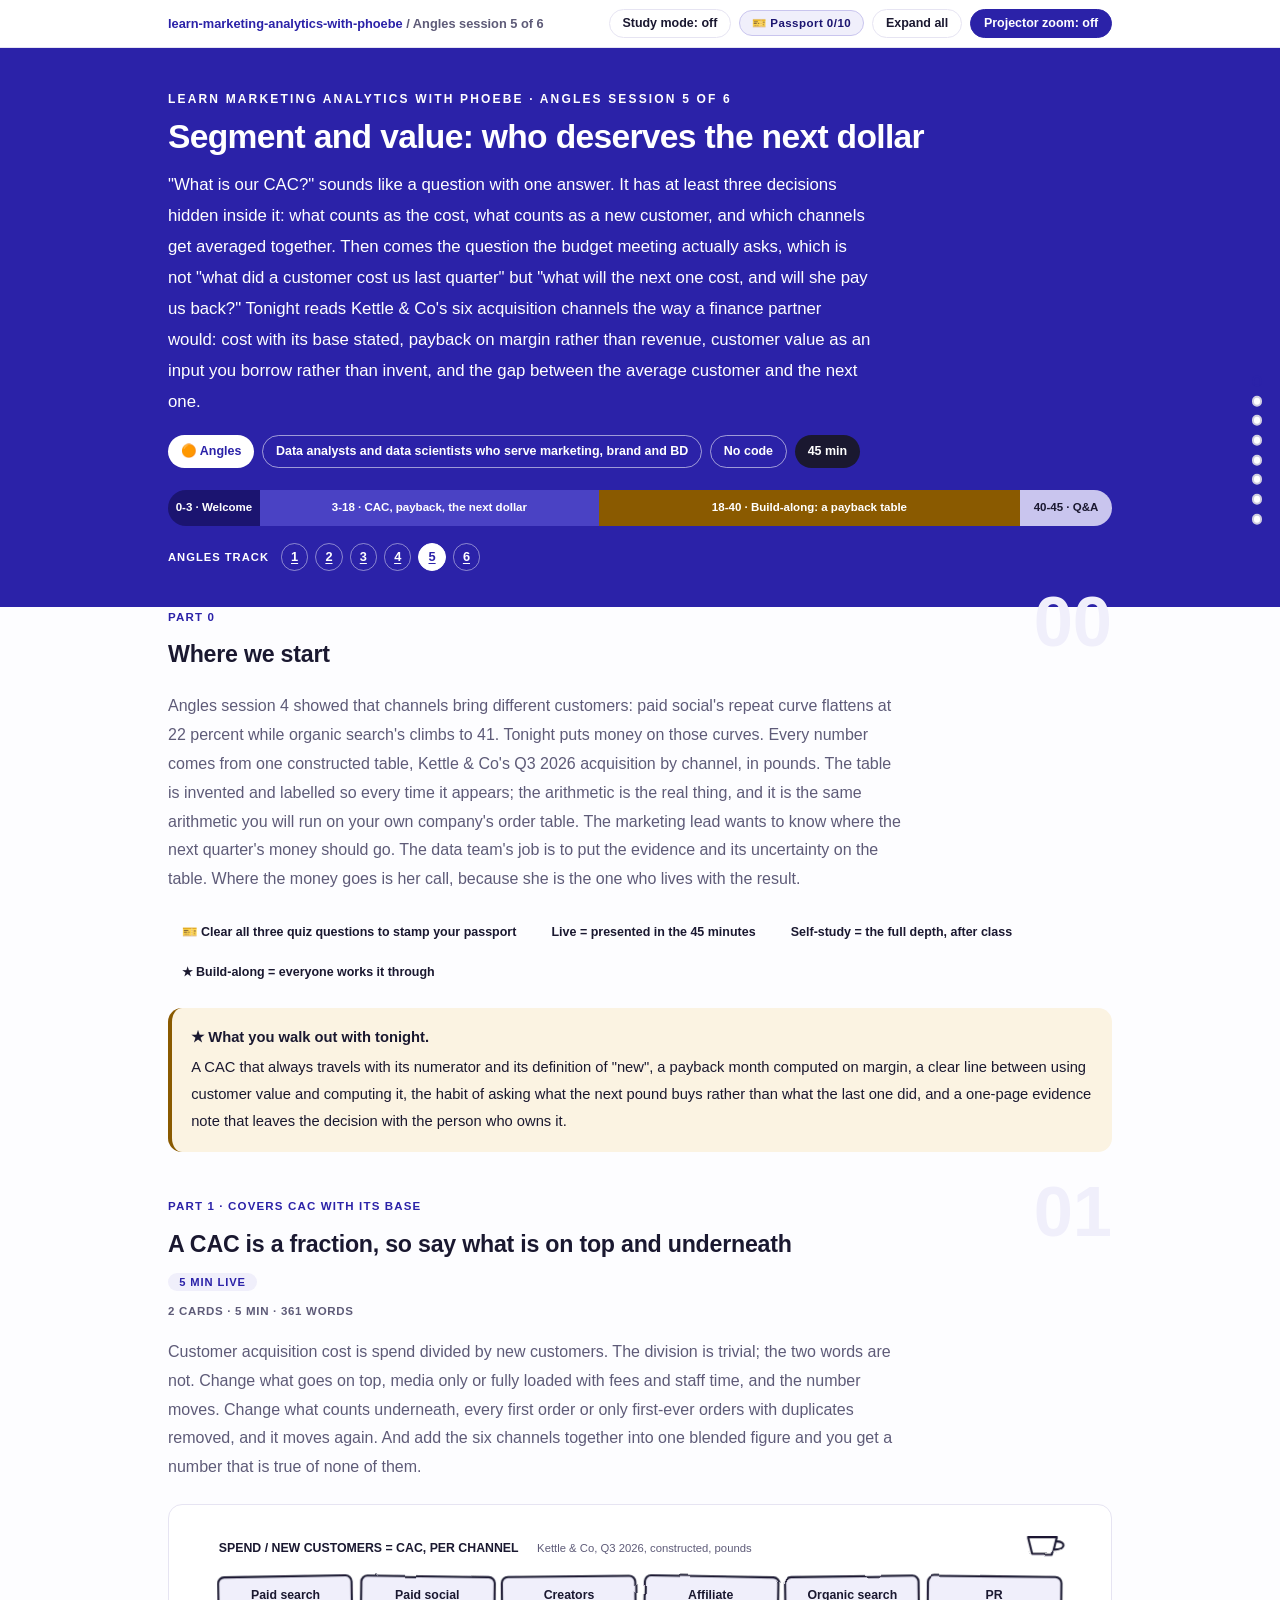
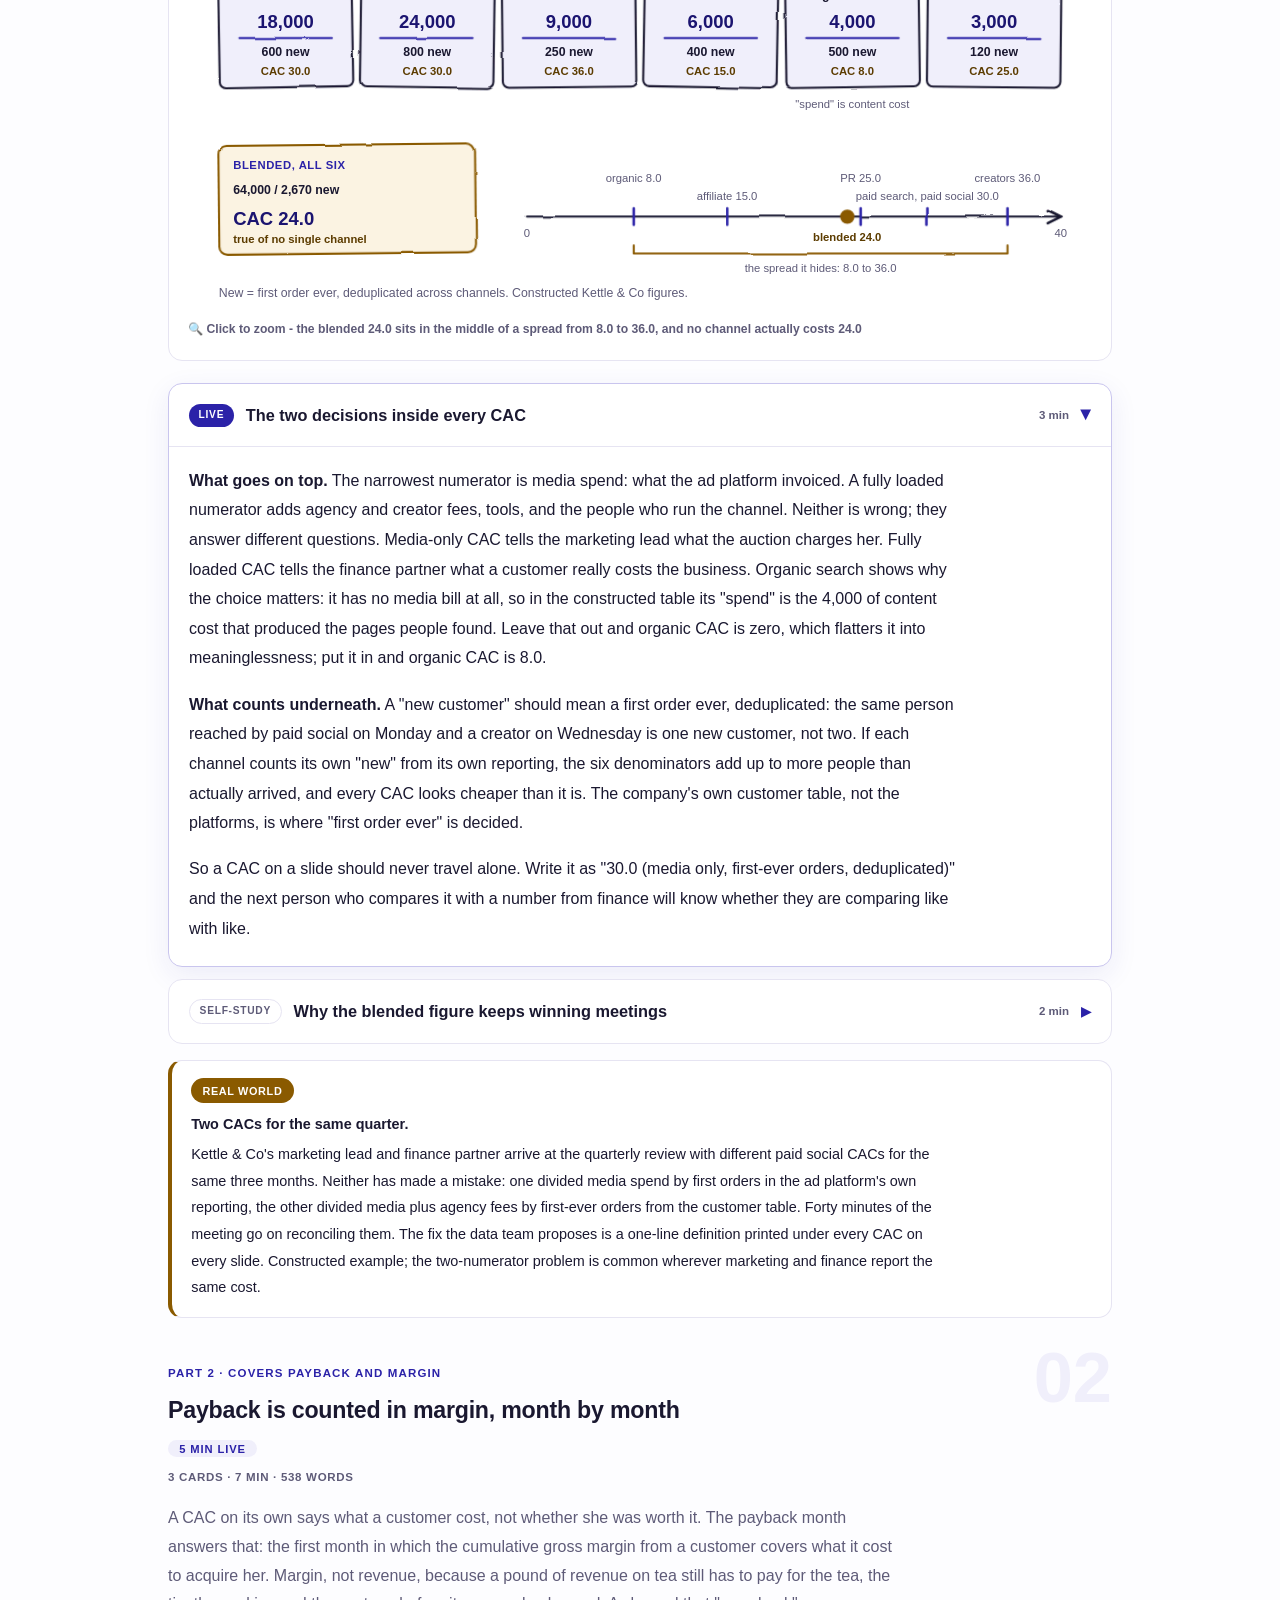
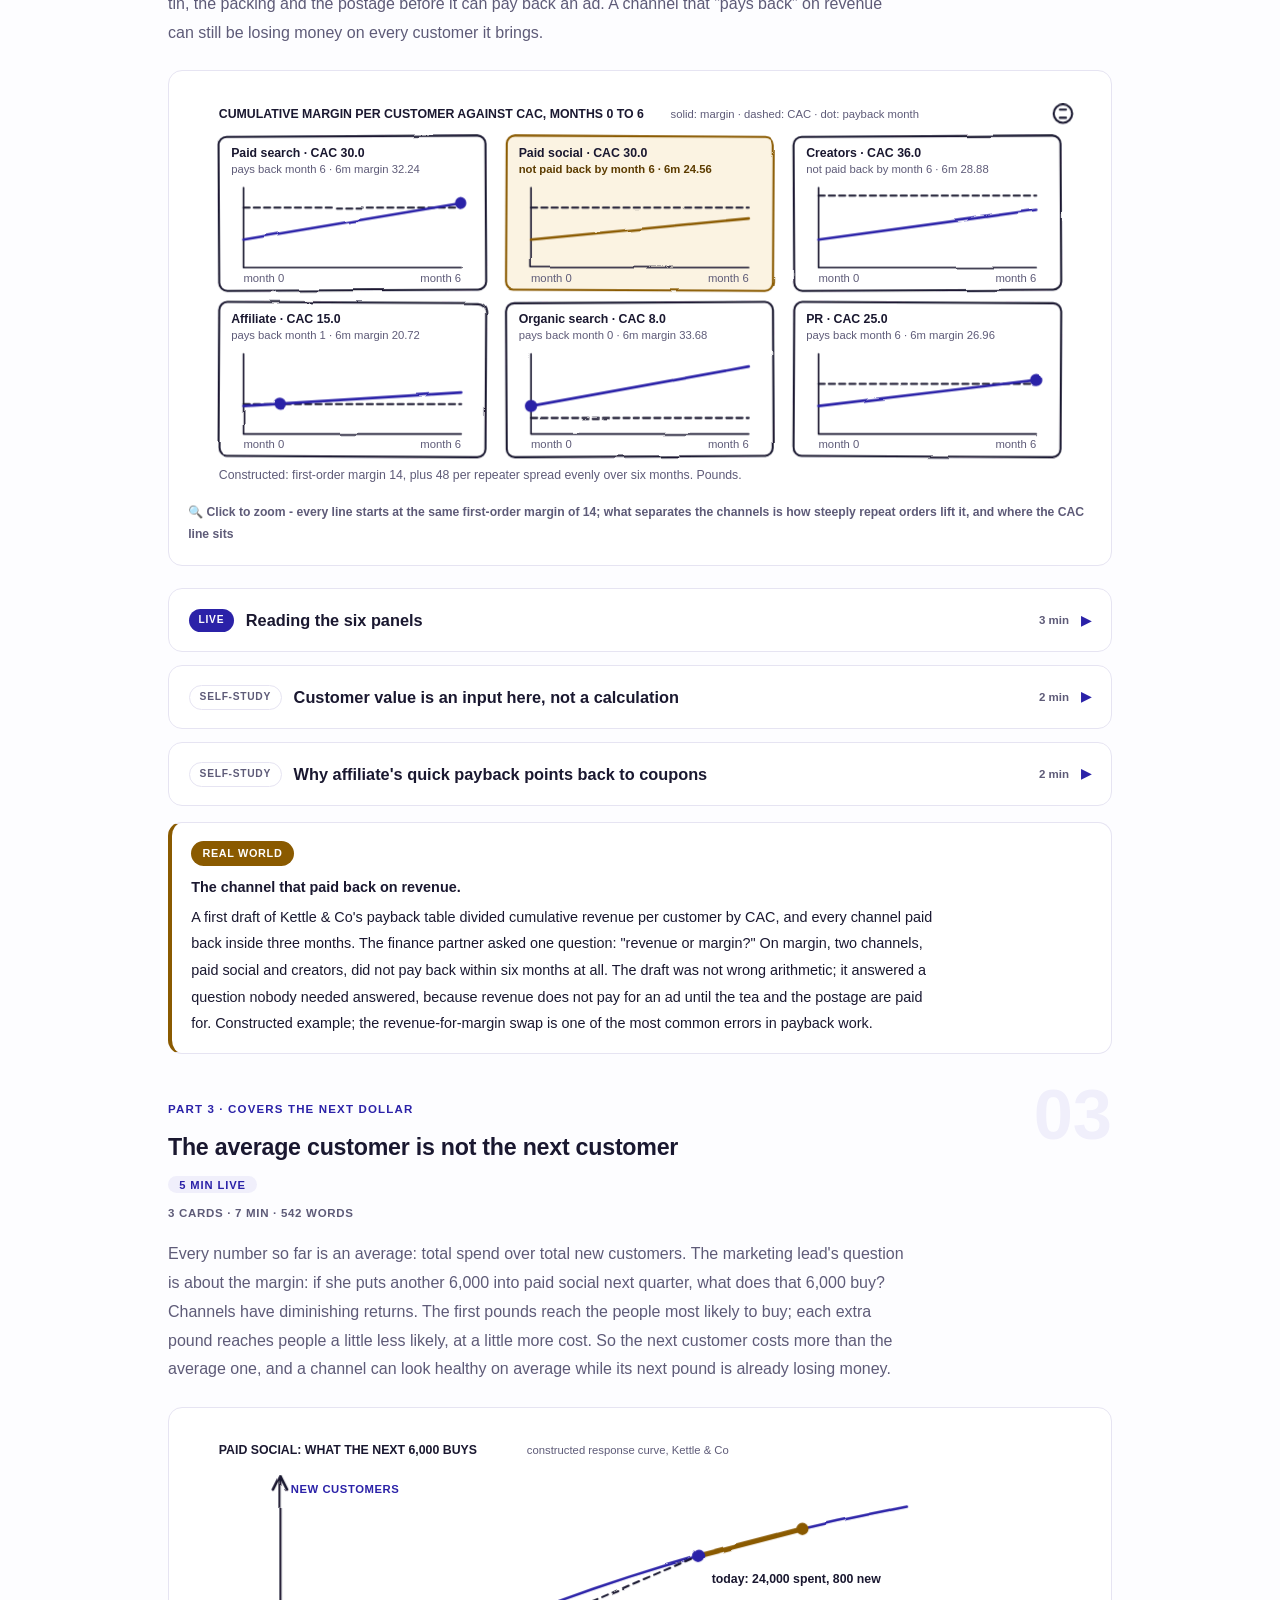
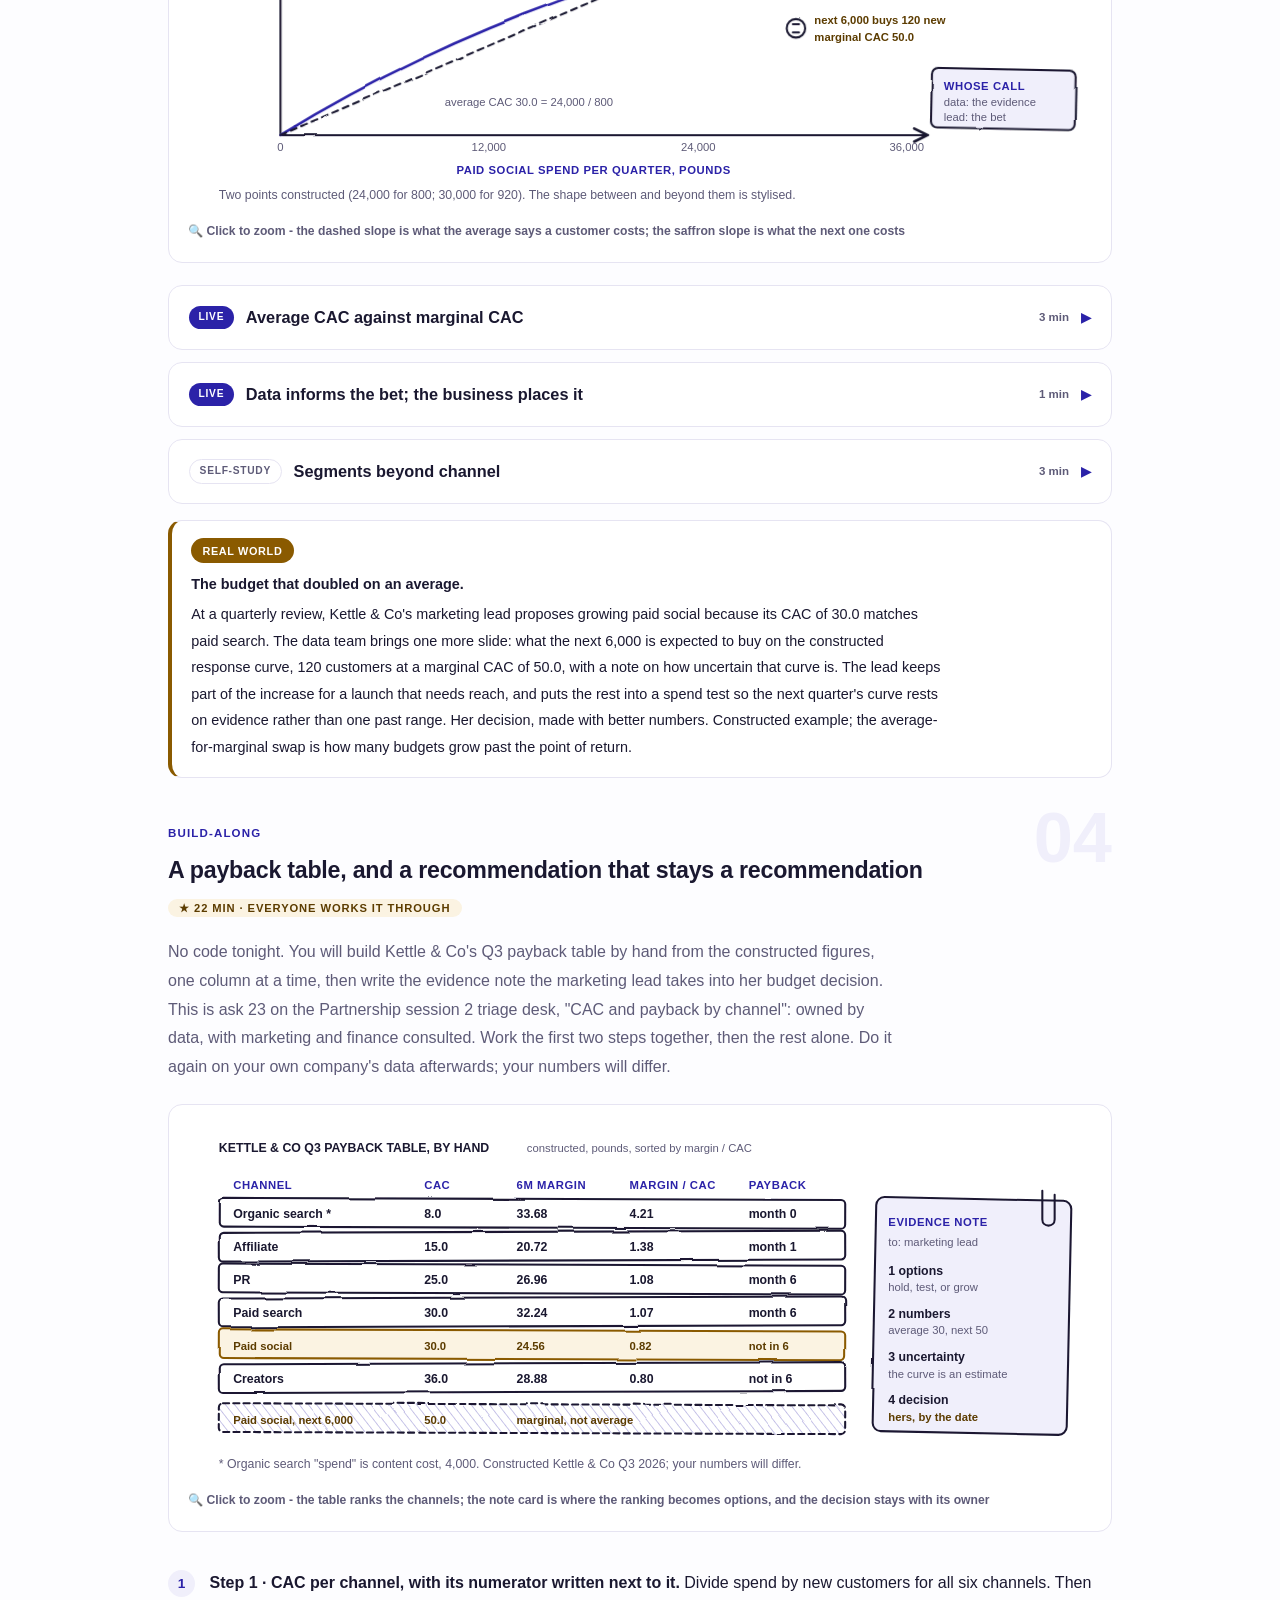
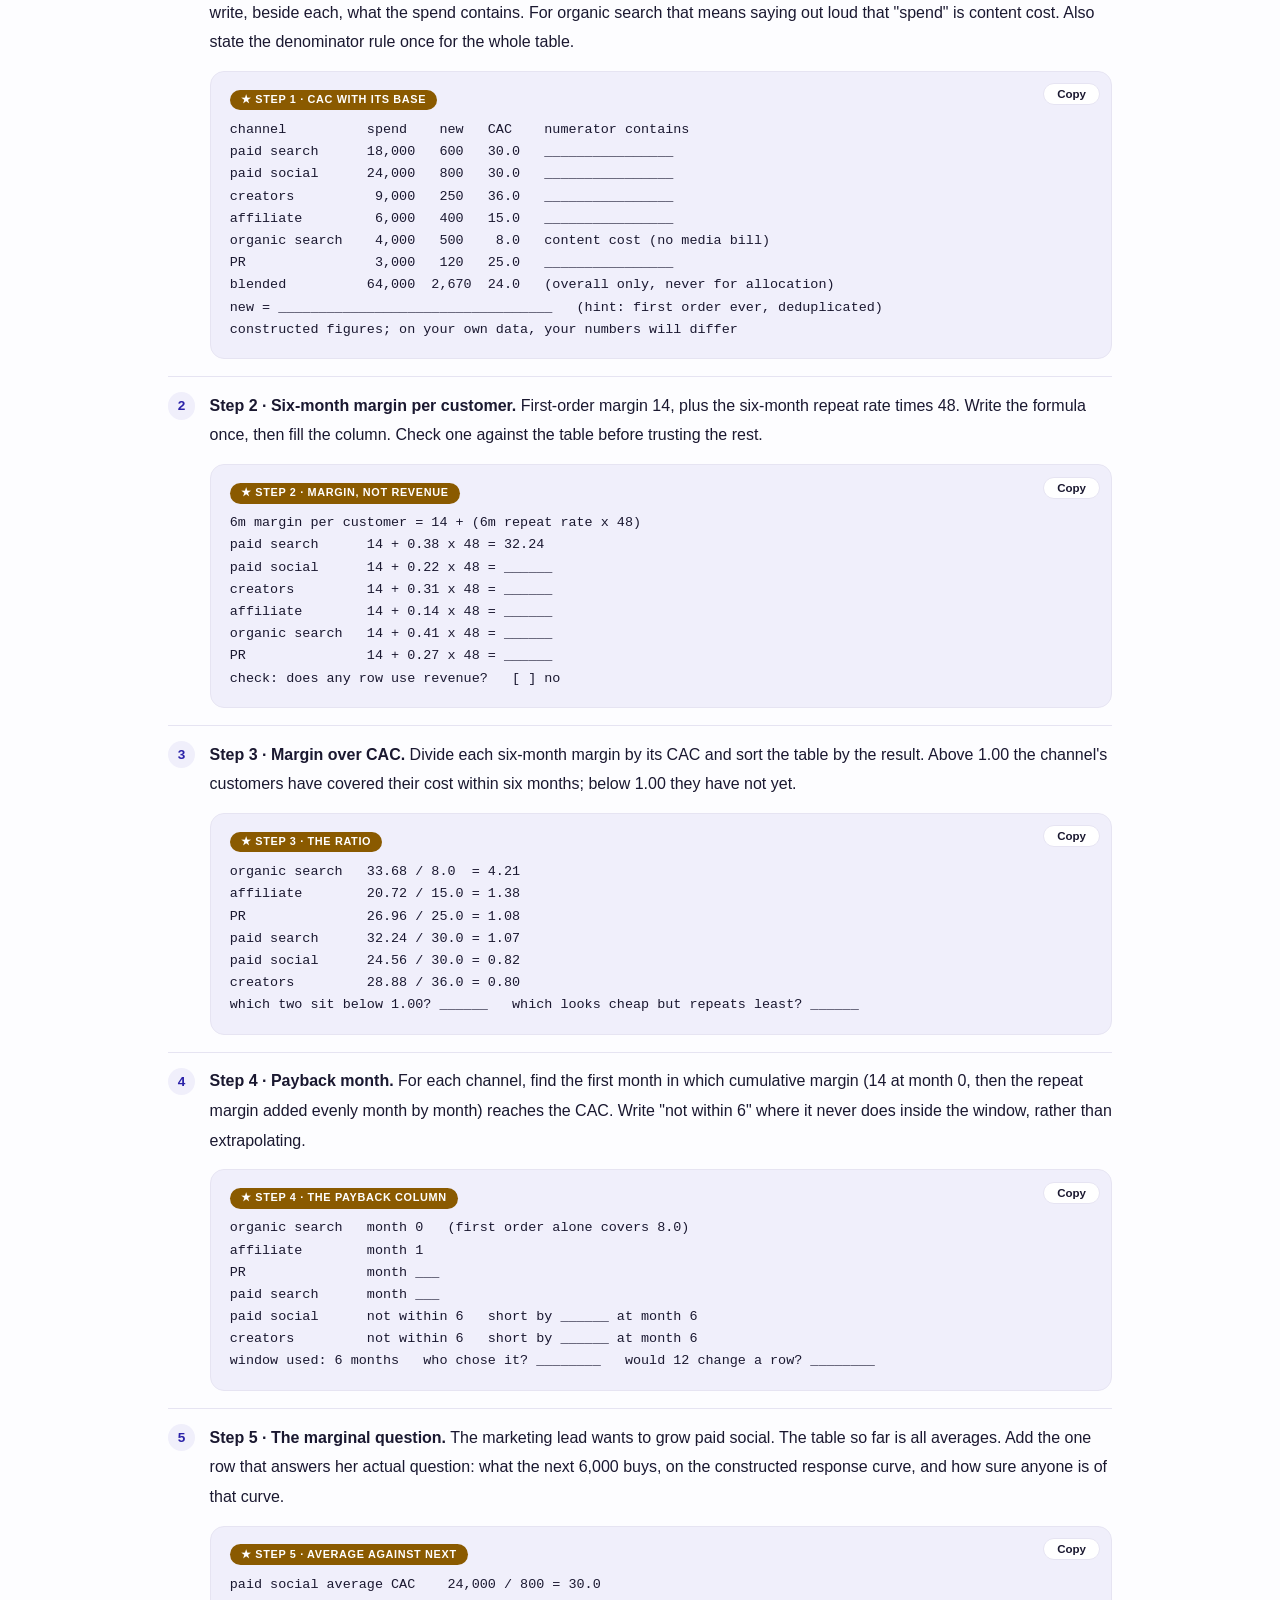
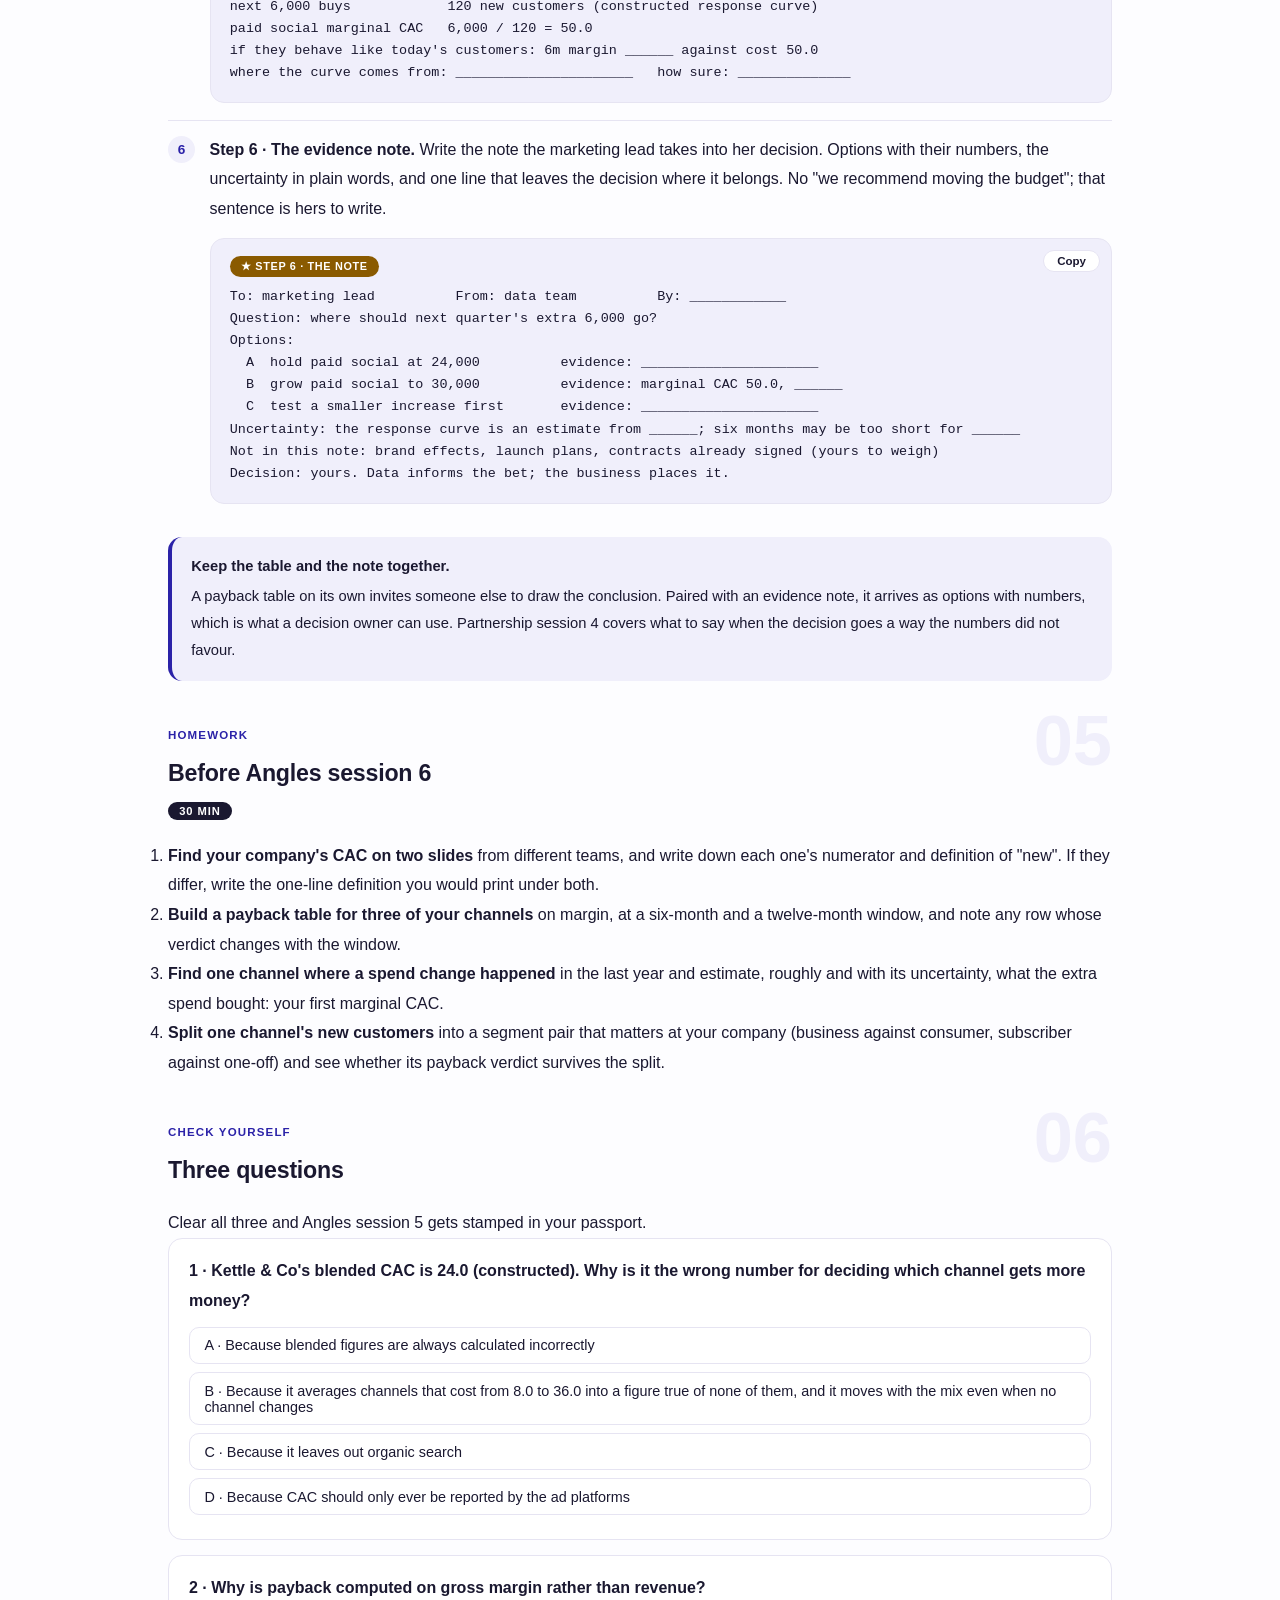
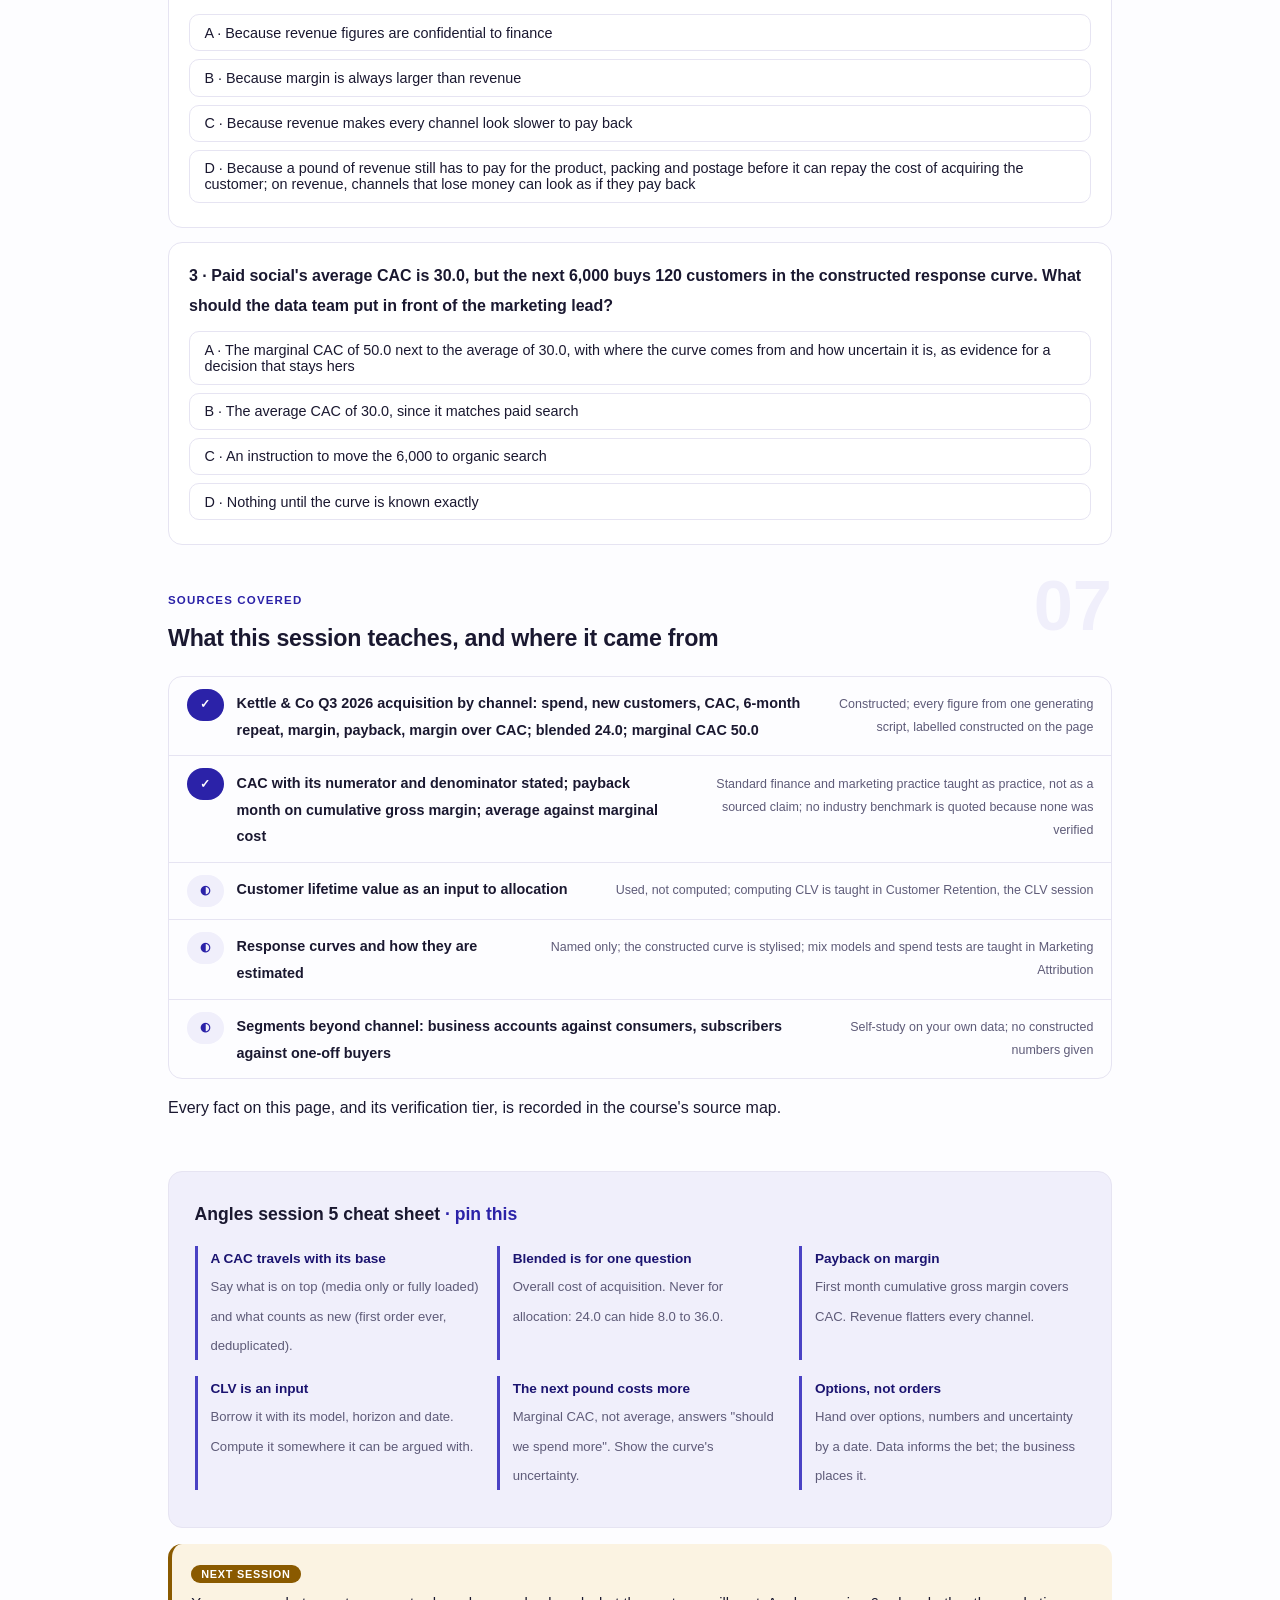
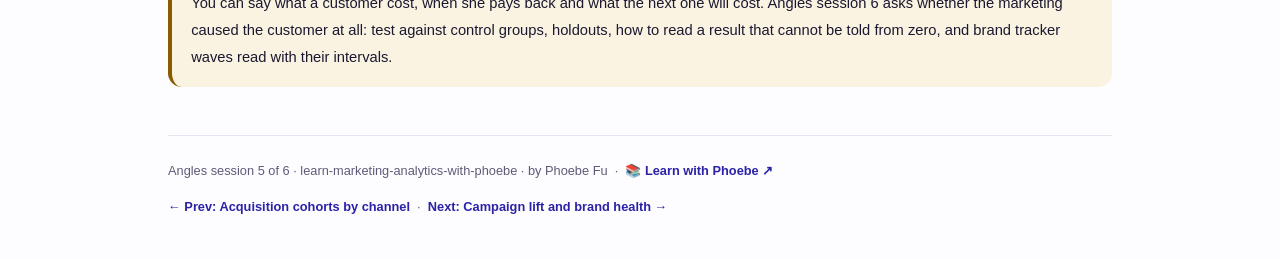
<file: courses/a5-segment-and-value.html>
<!DOCTYPE html>
<html lang="en">
<head>
<meta charset="UTF-8">
<meta name="viewport" content="width=device-width, initial-scale=1.0">
<!-- social:start -->
<meta name="description" content="Angles session 5 of 6. Segment and value: acquisition cost with its base stated, payback on margin rather than revenue, customer value as an input, and the difference between the average cost of a customer and the cost of the next one, read on a constructed tea brand's six channels.">
<meta property="og:type" content="article">
<meta property="og:site_name" content="Learn with Phoebe">
<meta property="og:title" content="Segment and value: who deserves the next dollar - learn marketing analytics with phoebe">
<meta property="og:description" content="Angles session 5 of 6. CAC with its base, payback on margin, and why the next dollar costs more than the average one.">
<meta property="og:url" content="https://phoebefu6.github.io/learn-marketing-analytics-with-phoebe/courses/a5-segment-and-value.html">
<meta property="og:image" content="https://phoebefu6.github.io/learn-marketing-analytics-with-phoebe/assets/og-cover.png">
<meta property="og:image:width" content="1200">
<meta property="og:image:height" content="630">
<meta name="twitter:card" content="summary_large_image">
<meta name="twitter:title" content="Segment and value: who deserves the next dollar - learn marketing analytics with phoebe">
<meta name="twitter:description" content="Angles session 5 of 6. CAC with its base, payback on margin, average against marginal cost.">
<meta name="twitter:image" content="https://phoebefu6.github.io/learn-marketing-analytics-with-phoebe/assets/og-cover.png">
<!-- social:end -->
<title>Angles session 5 · Segment and value: who deserves the next dollar - learn marketing analytics with phoebe</title>
<link rel="stylesheet" href="../assets/style.css?v=21">
</head>
<body>

<div class="toolbar">
  <div class="wrap">
    <span class="crumb"><a href="../index.html">learn-marketing-analytics-with-phoebe</a> / Angles session 5 of 6</span>
    <button class="btn" id="toggle-all" type="button">Expand all</button>
    <button class="btn primary" id="zoom-toggle" type="button">Projector zoom: off</button>
  </div>
</div>

<header class="masthead">
  <div class="wrap">
    <div class="eyebrow">Learn Marketing Analytics with Phoebe · Angles session 5 of 6</div>
    <h1>Segment and value: <span class="accent">who deserves the next dollar</span></h1>
    <p class="sub">"What is our CAC?" sounds like a question with one answer. It has at least three decisions hidden inside it: what counts as the cost, what counts as a new customer, and which channels get averaged together. Then comes the question the budget meeting actually asks, which is not "what did a customer cost us last quarter" but "what will the next one cost, and will she pay us back?" Tonight reads Kettle &amp; Co's six acquisition channels the way a finance partner would: cost with its base stated, payback on margin rather than revenue, customer value as an input you borrow rather than invent, and the gap between the average customer and the next one.</p>
    <div class="chip-row">
      <span class="chip level">🟠 Angles</span>
      <span class="chip audience">Data analysts and data scientists who serve marketing, brand and BD</span>
      <span class="chip audience">No code</span>
      <span class="chip time">45 min</span>
    </div>
    <div class="agenda">
      <span class="a1" style="flex:1">0-3 · Welcome</span>
      <span class="a2" style="flex:4">3-18 · CAC, payback, the next dollar</span>
      <span class="a3" style="flex:5">18-40 · Build-along: a payback table</span>
      <span class="a4" style="flex:1">40-45 · Q&amp;A</span>
    </div>
  </div>
</header>

<main class="wrap">

  <section class="section" id="intro">
    <div class="section-kicker">
      <span class="klabel">Part 0</span>
      <h2>Where we start</h2>
    </div>
    <p class="lede">Angles session 4 showed that channels bring different customers: paid social's repeat curve flattens at 22 percent while organic search's climbs to 41. Tonight puts money on those curves. Every number comes from one constructed table, Kettle &amp; Co's Q3 2026 acquisition by channel, in pounds. The table is invented and labelled so every time it appears; the arithmetic is the real thing, and it is the same arithmetic you will run on your own company's order table. The marketing lead wants to know where the next quarter's money should go. The data team's job is to put the evidence and its uncertainty on the table. Where the money goes is her call, because she is the one who lives with the result.</p>

    <div class="legend">
      <span class="pill">🎫 Clear all three quiz questions to stamp your passport</span>
      <span class="pill">Live = presented in the 45 minutes</span>
      <span class="pill">Self-study = the full depth, after class</span>
      <span class="pill">★ Build-along = everyone works it through</span>
    </div>

    <div class="callout win">
      <p><strong>★ What you walk out with tonight.</strong> A CAC that always travels with its numerator and its definition of "new", a payback month computed on margin, a clear line between using customer value and computing it, the habit of asking what the next pound buys rather than what the last one did, and a one-page evidence note that leaves the decision with the person who owns it.</p>
    </div>
  </section>

  <section class="section" id="part-1">
    <div class="section-kicker">
      <span class="klabel">Part 1 · covers CAC with its base</span>
      <h2>A CAC is a fraction, so say what is on top and underneath</h2>
      <span class="tag concept">5 min live</span>
    </div>
    <p class="lede">Customer acquisition cost is spend divided by new customers. The division is trivial; the two words are not. Change what goes on top, media only or fully loaded with fees and staff time, and the number moves. Change what counts underneath, every first order or only first-ever orders with duplicates removed, and it moves again. And add the six channels together into one blended figure and you get a number that is true of none of them.</p>

    <figure class="zoomable">
      <svg viewBox="0 0 880 374" xmlns="http://www.w3.org/2000/svg" role="img" aria-label="Six hand-drawn fraction cards, one per channel, each showing spend over new customers equals CAC: paid search 18,000 over 600 is 30.0; paid social 24,000 over 800 is 30.0; creators 9,000 over 250 is 36.0; affiliate 6,000 over 400 is 15.0; organic search 4,000 of content cost over 500 is 8.0; PR 3,000 over 120 is 25.0. Below, a saffron tile shows the blended figure, 64,000 over 2,670 new customers, CAC 24.0. Beside it a scale from 0 to 40 pounds marks each channel's CAC from 8.0 to 36.0, with the blended 24.0 sitting in the middle of a spread it hides.">
        <defs>
          <filter id="a5aSk" x="-3%" y="-3%" width="106%" height="106%"><feTurbulence type="fractalNoise" baseFrequency="0.02" numOctaves="2" seed="5" result="n"/><feDisplacementMap in="SourceGraphic" in2="n" scale="2.4" xChannelSelector="R" yChannelSelector="G"/></filter>
          <pattern id="a5aHc" patternUnits="userSpaceOnUse" width="7" height="7" patternTransform="rotate(-38)"><line x1="0" y1="0" x2="0" y2="7" stroke="#2B22A8" stroke-width="1" opacity=".5"/></pattern>
          <marker id="a5aAr" viewBox="0 0 10 10" refX="9" refY="5" markerWidth="8" markerHeight="8" orient="auto"><path d="M1 1 L9 5 L1 9" fill="none" stroke="#1A1830" stroke-width="1.6" stroke-linecap="round"/></marker>
        </defs>
        <style>
          .a5aH { font: 800 12px Inter, sans-serif; fill: #1A1830; }
          .a5aL { font: 600 12px Inter, sans-serif; fill: #1A1830; }
          .a5aS { font: 400 11px Inter, sans-serif; fill: #5E5B78; }
          .a5aB { font: 800 11px Inter, sans-serif; fill: #5C3C00; }
          .a5aV { font: 800 18px Inter, sans-serif; fill: #1B1470; }
          .a5aA { font: 700 11px Inter, sans-serif; fill: #2B22A8; letter-spacing: .05em; }
          .a5aN { font: 400 12px Inter, sans-serif; fill: #5E5B78; }
        </style>

        <text class="a5aH" x="30" y="26">SPEND / NEW CUSTOMERS = CAC, PER CHANNEL</text>
        <text class="a5aS" x="340" y="26">Kettle &amp; Co, Q3 2026, constructed, pounds</text>

        <g filter="url(#a5aSk)" fill="none" stroke="#1A1830" stroke-width="2" stroke-linecap="round" stroke-linejoin="round">
          <rect x="30" y="50" width="130" height="108" rx="6" transform="rotate(-1 95 104)" fill="#F0EFFB"/>
          <rect x="168" y="50" width="130" height="108" rx="6" transform="rotate(0.8 233 104)" fill="#F0EFFB"/>
          <rect x="306" y="50" width="130" height="108" rx="6" transform="rotate(-0.6 371 104)" fill="#F0EFFB"/>
          <rect x="444" y="50" width="130" height="108" rx="6" transform="rotate(1 509 104)" fill="#F0EFFB"/>
          <rect x="582" y="50" width="130" height="108" rx="6" transform="rotate(-0.8 647 104)" fill="#F0EFFB"/>
          <rect x="720" y="50" width="130" height="108" rx="6" transform="rotate(0.6 785 104)" fill="#F0EFFB"/>
          <!-- fraction rules -->
          <path d="M50 110 L140 110 M188 110 L278 110 M326 110 L416 110 M464 110 L554 110 M602 110 L692 110 M740 110 L830 110" stroke="#2B22A8"/>
          <!-- blended tile, the one thing -->
          <rect x="30" y="214" width="250" height="106" rx="8" transform="rotate(-0.6 155 267)" fill="#FBF3E2" stroke="#8A5A00"/>
          <!-- the spread scale -->
          <path d="M330 284 L850 284" marker-end="url(#a5aAr)"/>
          <path d="M434 276 L434 292 M525 276 L525 292 M655 276 L655 292 M720 276 L720 292 M798 276 L798 292" stroke="#2B22A8" stroke-width="2.5"/>
          <circle cx="642" cy="284" r="6" fill="#8A5A00" stroke="#8A5A00"/>
          <path d="M434 312 L434 320 L798 320 L798 312" stroke="#8A5A00"/>
          <!-- doodle: a teacup -->
          <path d="M818 12 L846 12 L842 28 L822 28 Z"/>
          <path d="M846 16 C855 16 855 24 844 24"/>
        </g>

        <text class="a5aL" x="95" y="72" text-anchor="middle">Paid search</text>
        <text class="a5aV" x="95" y="100" text-anchor="middle">18,000</text>
        <text class="a5aL" x="95" y="128" text-anchor="middle">600 new</text>
        <text class="a5aB" x="95" y="146" text-anchor="middle">CAC 30.0</text>

        <text class="a5aL" x="233" y="72" text-anchor="middle">Paid social</text>
        <text class="a5aV" x="233" y="100" text-anchor="middle">24,000</text>
        <text class="a5aL" x="233" y="128" text-anchor="middle">800 new</text>
        <text class="a5aB" x="233" y="146" text-anchor="middle">CAC 30.0</text>

        <text class="a5aL" x="371" y="72" text-anchor="middle">Creators</text>
        <text class="a5aV" x="371" y="100" text-anchor="middle">9,000</text>
        <text class="a5aL" x="371" y="128" text-anchor="middle">250 new</text>
        <text class="a5aB" x="371" y="146" text-anchor="middle">CAC 36.0</text>

        <text class="a5aL" x="509" y="72" text-anchor="middle">Affiliate</text>
        <text class="a5aV" x="509" y="100" text-anchor="middle">6,000</text>
        <text class="a5aL" x="509" y="128" text-anchor="middle">400 new</text>
        <text class="a5aB" x="509" y="146" text-anchor="middle">CAC 15.0</text>

        <text class="a5aL" x="647" y="72" text-anchor="middle">Organic search</text>
        <text class="a5aV" x="647" y="100" text-anchor="middle">4,000</text>
        <text class="a5aL" x="647" y="128" text-anchor="middle">500 new</text>
        <text class="a5aB" x="647" y="146" text-anchor="middle">CAC 8.0</text>
        <text class="a5aS" x="647" y="178" text-anchor="middle">"spend" is content cost</text>

        <text class="a5aL" x="785" y="72" text-anchor="middle">PR</text>
        <text class="a5aV" x="785" y="100" text-anchor="middle">3,000</text>
        <text class="a5aL" x="785" y="128" text-anchor="middle">120 new</text>
        <text class="a5aB" x="785" y="146" text-anchor="middle">CAC 25.0</text>

        <text class="a5aA" x="44" y="238">BLENDED, ALL SIX</text>
        <text class="a5aL" x="44" y="262">64,000 / 2,670 new</text>
        <text class="a5aV" x="44" y="292">CAC 24.0</text>
        <text class="a5aB" x="44" y="310">true of no single channel</text>

        <text class="a5aS" x="434" y="250" text-anchor="middle">organic 8.0</text>
        <text class="a5aS" x="655" y="250" text-anchor="middle">PR 25.0</text>
        <text class="a5aS" x="798" y="250" text-anchor="middle">creators 36.0</text>
        <text class="a5aS" x="525" y="268" text-anchor="middle">affiliate 15.0</text>
        <text class="a5aS" x="720" y="268" text-anchor="middle">paid search, paid social 30.0</text>
        <text class="a5aS" x="330" y="304" text-anchor="middle">0</text>
        <text class="a5aS" x="850" y="304" text-anchor="middle">40</text>
        <text class="a5aB" x="642" y="308" text-anchor="middle">blended 24.0</text>
        <text class="a5aS" x="616" y="338" text-anchor="middle">the spread it hides: 8.0 to 36.0</text>

        <text class="a5aN" x="30" y="362">New = first order ever, deduplicated across channels. Constructed Kettle &amp; Co figures.</text>
      </svg>
      <figcaption>🔍 Click to zoom - the blended 24.0 sits in the middle of a spread from 8.0 to 36.0, and no channel actually costs 24.0</figcaption>
    </figure>

    <details class="card" open>
      <summary><span class="mode live">Live</span>The two decisions inside every CAC<span class="mini">3 min</span><span class="caret">▶</span></summary>
      <div class="body">
        <p><strong>What goes on top.</strong> The narrowest numerator is media spend: what the ad platform invoiced. A fully loaded numerator adds agency and creator fees, tools, and the people who run the channel. Neither is wrong; they answer different questions. Media-only CAC tells the marketing lead what the auction charges her. Fully loaded CAC tells the finance partner what a customer really costs the business. Organic search shows why the choice matters: it has no media bill at all, so in the constructed table its "spend" is the 4,000 of content cost that produced the pages people found. Leave that out and organic CAC is zero, which flatters it into meaninglessness; put it in and organic CAC is 8.0.</p>
        <p><strong>What counts underneath.</strong> A "new customer" should mean a first order ever, deduplicated: the same person reached by paid social on Monday and a creator on Wednesday is one new customer, not two. If each channel counts its own "new" from its own reporting, the six denominators add up to more people than actually arrived, and every CAC looks cheaper than it is. The company's own customer table, not the platforms, is where "first order ever" is decided.</p>
        <p>So a CAC on a slide should never travel alone. Write it as "30.0 (media only, first-ever orders, deduplicated)" and the next person who compares it with a number from finance will know whether they are comparing like with like.</p>
      </div>
    </details>

    <details class="card">
      <summary><span class="mode self">Self-study</span>Why the blended figure keeps winning meetings<span class="mini">2 min</span><span class="caret">▶</span></summary>
      <div class="body">
        <p>Blended CAC is easy to compute, stable from quarter to quarter, and it fits on one slide. In the constructed Q3 table it is 64,000 over 2,670 new customers, 24.0. It is a fair number for one question: what did acquiring customers cost the business overall? It is the wrong number for every channel question, because it mixes a channel that costs 8.0 with one that costs 36.0. Worse, it moves when the mix moves even if no channel changes: shift money towards the expensive channels and blended CAC rises with no channel getting worse, the same mix effect Angles session 4 found in blended repeat. Report blended for the overall question, by channel for every allocation question, and say which one you are showing.</p>
      </div>
    </details>

    <div class="callout example">
      <span class="ex-pill">Real world</span>
      <p><strong>Two CACs for the same quarter.</strong> Kettle &amp; Co's marketing lead and finance partner arrive at the quarterly review with different paid social CACs for the same three months. Neither has made a mistake: one divided media spend by first orders in the ad platform's own reporting, the other divided media plus agency fees by first-ever orders from the customer table. Forty minutes of the meeting go on reconciling them. The fix the data team proposes is a one-line definition printed under every CAC on every slide. Constructed example; the two-numerator problem is common wherever marketing and finance report the same cost.</p>
    </div>
  </section>

  <section class="section" id="part-2">
    <div class="section-kicker">
      <span class="klabel">Part 2 · covers payback and margin</span>
      <h2>Payback is counted in margin, month by month</h2>
      <span class="tag concept">5 min live</span>
    </div>
    <p class="lede">A CAC on its own says what a customer cost, not whether she was worth it. The payback month answers that: the first month in which the cumulative gross margin from a customer covers what it cost to acquire her. Margin, not revenue, because a pound of revenue on tea still has to pay for the tea, the tin, the packing and the postage before it can pay back an ad. A channel that "pays back" on revenue can still be losing money on every customer it brings.</p>

    <figure class="zoomable">
      <svg viewBox="0 0 880 390" xmlns="http://www.w3.org/2000/svg" role="img" aria-label="Six small hand-drawn charts, one per channel, each with months 0 to 6 along the bottom. Each shows a rising line of cumulative gross margin per customer starting at the first-order margin of 14 pounds, and a dashed horizontal line at the channel's CAC. Paid search: CAC 30.0, margin reaches 32.24 by month 6, pays back at month 6. Paid social, shaded saffron: CAC 30.0, margin reaches only 24.56, not paid back by month 6. Creators: CAC 36.0, margin 28.88, not paid back by month 6. Affiliate: CAC 15.0, pays back at month 1, margin 20.72. Organic search: CAC 8.0, pays back at month 0 on the first order, margin 33.68. PR: CAC 25.0, pays back at month 6, margin 26.96.">
        <defs>
          <filter id="a5bSk" x="-3%" y="-3%" width="106%" height="106%"><feTurbulence type="fractalNoise" baseFrequency="0.02" numOctaves="2" seed="19" result="n"/><feDisplacementMap in="SourceGraphic" in2="n" scale="2.4" xChannelSelector="R" yChannelSelector="G"/></filter>
          <pattern id="a5bHc" patternUnits="userSpaceOnUse" width="7" height="7" patternTransform="rotate(-38)"><line x1="0" y1="0" x2="0" y2="7" stroke="#2B22A8" stroke-width="1" opacity=".5"/></pattern>
          <marker id="a5bAr" viewBox="0 0 10 10" refX="9" refY="5" markerWidth="8" markerHeight="8" orient="auto"><path d="M1 1 L9 5 L1 9" fill="none" stroke="#1A1830" stroke-width="1.6" stroke-linecap="round"/></marker>
        </defs>
        <style>
          .a5bH { font: 800 12px Inter, sans-serif; fill: #1A1830; }
          .a5bL { font: 600 12px Inter, sans-serif; fill: #1A1830; }
          .a5bS { font: 400 11px Inter, sans-serif; fill: #5E5B78; }
          .a5bB { font: 800 11px Inter, sans-serif; fill: #5C3C00; }
          .a5bA { font: 700 11px Inter, sans-serif; fill: #2B22A8; letter-spacing: .05em; }
          .a5bN { font: 400 12px Inter, sans-serif; fill: #5E5B78; }
        </style>

        <text class="a5bH" x="30" y="26">CUMULATIVE MARGIN PER CUSTOMER AGAINST CAC, MONTHS 0 TO 6</text>
        <text class="a5bS" x="470" y="26">solid: margin · dashed: CAC · dot: payback month</text>

        <g filter="url(#a5bSk)" fill="none" stroke="#1A1830" stroke-width="2" stroke-linecap="round" stroke-linejoin="round">
          <!-- panels -->
          <rect x="30" y="44" width="260" height="150" rx="8" transform="rotate(-0.3 160 119)" fill="#FFFFFF"/>
          <rect x="310" y="44" width="260" height="150" rx="8" transform="rotate(0.3 440 119)" fill="#FBF3E2" stroke="#8A5A00"/>
          <rect x="590" y="44" width="260" height="150" rx="8" transform="rotate(-0.3 720 119)" fill="#FFFFFF"/>
          <rect x="30" y="206" width="260" height="150" rx="8" transform="rotate(0.3 160 281)" fill="#FFFFFF"/>
          <rect x="310" y="206" width="260" height="150" rx="8" transform="rotate(-0.3 440 281)" fill="#FFFFFF"/>
          <rect x="590" y="206" width="260" height="150" rx="8" transform="rotate(0.3 720 281)" fill="#FFFFFF"/>
          <!-- axes -->
          <path d="M54 172 L266 172 M54 172 L54 94 M334 172 L546 172 M334 172 L334 94 M614 172 L826 172 M614 172 L614 94" stroke-width="1.6"/>
          <path d="M54 334 L266 334 M54 334 L54 256 M334 334 L546 334 M334 334 L334 256 M614 334 L826 334 M614 334 L614 256" stroke-width="1.6"/>
          <!-- CAC levels, dashed -->
          <path d="M54 113.5 L266 113.5" stroke-dasharray="6 4"/>
          <path d="M334 113.5 L546 113.5" stroke-dasharray="6 4"/>
          <path d="M614 101.8 L826 101.8" stroke-dasharray="6 4"/>
          <path d="M54 304.8 L266 304.8" stroke-dasharray="6 4"/>
          <path d="M334 318.4 L546 318.4" stroke-dasharray="6 4"/>
          <path d="M614 285.2 L826 285.2" stroke-dasharray="6 4"/>
          <!-- cumulative margin lines -->
          <path d="M54 144.7 L266 109.1" stroke="#2B22A8" stroke-width="2.6"/>
          <path d="M334 144.7 L546 124.1" stroke="#8A5A00" stroke-width="2.6"/>
          <path d="M614 144.7 L826 115.7" stroke="#2B22A8" stroke-width="2.6"/>
          <path d="M54 306.7 L266 293.6" stroke="#2B22A8" stroke-width="2.6"/>
          <path d="M334 306.7 L546 268.3" stroke="#2B22A8" stroke-width="2.6"/>
          <path d="M614 306.7 L826 281.4" stroke="#2B22A8" stroke-width="2.6"/>
          <!-- payback dots -->
          <circle cx="266" cy="109.1" r="5" fill="#2B22A8" stroke="#2B22A8"/>
          <circle cx="89.3" cy="304.5" r="5" fill="#2B22A8" stroke="#2B22A8"/>
          <circle cx="334" cy="306.7" r="5" fill="#2B22A8" stroke="#2B22A8"/>
          <circle cx="826" cy="281.4" r="5" fill="#2B22A8" stroke="#2B22A8"/>
          <!-- doodle: a coin beside the heading -->
          <circle cx="852" cy="22" r="9"/>
          <path d="M849 18 L855 18 M849 26 L855 26"/>
        </g>

        <text class="a5bL" x="42" y="64">Paid search · CAC 30.0</text>
        <text class="a5bS" x="42" y="80">pays back month 6 · 6m margin 32.24</text>
        <text class="a5bL" x="322" y="64">Paid social · CAC 30.0</text>
        <text class="a5bB" x="322" y="80">not paid back by month 6 · 6m 24.56</text>
        <text class="a5bL" x="602" y="64">Creators · CAC 36.0</text>
        <text class="a5bS" x="602" y="80">not paid back by month 6 · 6m 28.88</text>
        <text class="a5bL" x="42" y="226">Affiliate · CAC 15.0</text>
        <text class="a5bS" x="42" y="242">pays back month 1 · 6m margin 20.72</text>
        <text class="a5bL" x="322" y="226">Organic search · CAC 8.0</text>
        <text class="a5bS" x="322" y="242">pays back month 0 · 6m margin 33.68</text>
        <text class="a5bL" x="602" y="226">PR · CAC 25.0</text>
        <text class="a5bS" x="602" y="242">pays back month 6 · 6m margin 26.96</text>

        <text class="a5bS" x="54" y="186">month 0</text>
        <text class="a5bS" x="266" y="186" text-anchor="end">month 6</text>
        <text class="a5bS" x="334" y="186">month 0</text>
        <text class="a5bS" x="546" y="186" text-anchor="end">month 6</text>
        <text class="a5bS" x="614" y="186">month 0</text>
        <text class="a5bS" x="826" y="186" text-anchor="end">month 6</text>
        <text class="a5bS" x="54" y="348">month 0</text>
        <text class="a5bS" x="266" y="348" text-anchor="end">month 6</text>
        <text class="a5bS" x="334" y="348">month 0</text>
        <text class="a5bS" x="546" y="348" text-anchor="end">month 6</text>
        <text class="a5bS" x="614" y="348">month 0</text>
        <text class="a5bS" x="826" y="348" text-anchor="end">month 6</text>

        <text class="a5bN" x="30" y="378">Constructed: first-order margin 14, plus 48 per repeater spread evenly over six months. Pounds.</text>
      </svg>
      <figcaption>🔍 Click to zoom - every line starts at the same first-order margin of 14; what separates the channels is how steeply repeat orders lift it, and where the CAC line sits</figcaption>
    </figure>

    <details class="card">
      <summary><span class="mode live">Live</span>Reading the six panels<span class="mini">3 min</span><span class="caret">▶</span></summary>
      <div class="body">
        <p>The constructed model is deliberately simple. Every new customer's first order earns 14 of gross margin. Each customer who orders again within six months adds 48 more over that period, spread evenly. So a channel's six-month margin per customer is 14 plus its repeat rate times 48: paid search, with 38 percent repeat, reaches 32.24; paid social, with 22 percent, reaches 24.56.</p>
        <p><strong>Organic search</strong> pays back at month 0: its CAC of 8.0 is covered by the first order alone. <strong>Affiliate</strong> pays back at month 1, CAC 15.0 against a first-order margin of 14. <strong>Paid search</strong> and <strong>PR</strong> pay back at month 6, just inside the window. <strong>Paid social</strong> and <strong>creators</strong> do not pay back within six months at all: paid social is still 5.44 short of its CAC at month 6, creators 7.12 short.</p>
        <p>Notice what this does to the part 1 picture. Paid search and paid social had the same CAC, 30.0. On payback they are on opposite sides of the line, and the whole difference is the repeat rate Angles session 4 drew as a cohort curve. Cost tells you half the story; margin over time tells you the other half.</p>
        <p>"Not within 6" is not "never". With a longer window, more repeat orders could close the gap. Whether to judge channels on six months, twelve or a lifetime is a finance and marketing choice about how long the business can wait for its money; the data team's job is to show the answer at each window, not to pick one quietly.</p>
      </div>
    </details>

    <details class="card">
      <summary><span class="mode self">Self-study</span>Customer value is an input here, not a calculation<span class="mini">2 min</span><span class="caret">▶</span></summary>
      <div class="body">
        <p>The six-month margin per customer above is a crude customer value: one window, one average repeat rate, one margin. A proper customer lifetime value (CLV) models how many more orders each customer is likely to place and when, and it has its own methods, assumptions and failure modes. Computing it is taught in <a href="https://phoebefu6.github.io/learn-customer-retention-with-phoebe/courses/a6-clv-buy-till-you-die.html">Customer Retention, the CLV session ↗</a>.</p>
        <p>For allocation work, treat CLV the way you treat a supplier's price: an input with a source and a date. Write down which model produced it, over what horizon, on margin or on revenue, and from which cohort. Then the payback table can use it, and anyone who disagrees with the CLV knows exactly which input to argue with, rather than arguing with the whole recommendation.</p>
      </div>
    </details>

    <details class="card">
      <summary><span class="mode self">Self-study</span>Why affiliate's quick payback points back to coupons<span class="mini">2 min</span><span class="caret">▶</span></summary>
      <div class="body">
        <p>Affiliate looks excellent on payback: month 1, the fastest of the paid channels. But its six-month repeat is 14 percent, the lowest of any channel, so its six-month margin per customer, 20.72, is the lowest too. It pays back quickly because it is cheap, not because the customers are valuable.</p>
        <p>Angles session 3 drew the mechanism that produces exactly this pairing: coupon sites intercepting buyers who were already at checkout, collecting the last click and the commission for an order that was going to happen anyway. A cheap CAC with a weak repeat rate is the signature to check for. If many of affiliate's "new" customers were already on their way, its true CAC is higher than 15.0, because the denominator counts people the channel did not bring. The split of affiliate orders into new and returning customers, and what each did next, is the evidence; what to do with the coupon partners is the BD lead's call.</p>
      </div>
    </details>

    <div class="callout example">
      <span class="ex-pill">Real world</span>
      <p><strong>The channel that paid back on revenue.</strong> A first draft of Kettle &amp; Co's payback table divided cumulative revenue per customer by CAC, and every channel paid back inside three months. The finance partner asked one question: "revenue or margin?" On margin, two channels, paid social and creators, did not pay back within six months at all. The draft was not wrong arithmetic; it answered a question nobody needed answered, because revenue does not pay for an ad until the tea and the postage are paid for. Constructed example; the revenue-for-margin swap is one of the most common errors in payback work.</p>
    </div>
  </section>

  <section class="section" id="part-3">
    <div class="section-kicker">
      <span class="klabel">Part 3 · covers the next dollar</span>
      <h2>The average customer is not the next customer</h2>
      <span class="tag concept">5 min live</span>
    </div>
    <p class="lede">Every number so far is an average: total spend over total new customers. The marketing lead's question is about the margin: if she puts another 6,000 into paid social next quarter, what does that 6,000 buy? Channels have diminishing returns. The first pounds reach the people most likely to buy; each extra pound reaches people a little less likely, at a little more cost. So the next customer costs more than the average one, and a channel can look healthy on average while its next pound is already losing money.</p>

    <figure class="zoomable">
      <svg viewBox="0 0 880 374" xmlns="http://www.w3.org/2000/svg" role="img" aria-label="A hand-drawn curve of new customers against paid social spend per quarter, rising steeply then flattening. A dashed straight line from zero to today's point, 24,000 spent and 800 new customers, shows the average CAC of 30.0. A short thick saffron segment from today's point to 30,000 spent and 920 new customers shows the next 6,000 buying 120 new customers, a marginal CAC of 50.0. A small box says whose call: data supplies the evidence, the marketing lead places the bet.">
        <defs>
          <filter id="a5cSk" x="-3%" y="-3%" width="106%" height="106%"><feTurbulence type="fractalNoise" baseFrequency="0.02" numOctaves="2" seed="37" result="n"/><feDisplacementMap in="SourceGraphic" in2="n" scale="2.4" xChannelSelector="R" yChannelSelector="G"/></filter>
          <pattern id="a5cHc" patternUnits="userSpaceOnUse" width="7" height="7" patternTransform="rotate(-38)"><line x1="0" y1="0" x2="0" y2="7" stroke="#2B22A8" stroke-width="1" opacity=".5"/></pattern>
          <marker id="a5cAr" viewBox="0 0 10 10" refX="9" refY="5" markerWidth="8" markerHeight="8" orient="auto"><path d="M1 1 L9 5 L1 9" fill="none" stroke="#1A1830" stroke-width="1.6" stroke-linecap="round"/></marker>
        </defs>
        <style>
          .a5cH { font: 800 12px Inter, sans-serif; fill: #1A1830; }
          .a5cL { font: 600 12px Inter, sans-serif; fill: #1A1830; }
          .a5cS { font: 400 11px Inter, sans-serif; fill: #5E5B78; }
          .a5cB { font: 800 11px Inter, sans-serif; fill: #5C3C00; }
          .a5cA { font: 700 11px Inter, sans-serif; fill: #2B22A8; letter-spacing: .05em; }
          .a5cN { font: 400 12px Inter, sans-serif; fill: #5E5B78; }
        </style>

        <text class="a5cH" x="30" y="26">PAID SOCIAL: WHAT THE NEXT 6,000 BUYS</text>
        <text class="a5cS" x="330" y="26">constructed response curve, Kettle &amp; Co</text>
        <text class="a5cA" x="100" y="64">NEW CUSTOMERS</text>

        <g filter="url(#a5cSk)" fill="none" stroke="#1A1830" stroke-width="2" stroke-linecap="round" stroke-linejoin="round">
          <path d="M90 300 L720 300" marker-end="url(#a5cAr)"/>
          <path d="M90 300 L90 48" marker-end="url(#a5cAr)"/>
          <!-- the response curve -->
          <path d="M90 300 L123.9 279.8 L157.8 260.8 L191.7 243 L225.6 226.4 L259.4 210.7 L293.3 196.1 L327.2 182.3 L361.1 169.5 L395 157.4 L428.9 146.1 L462.8 135.5 L496.7 125.5 L530.6 116.2 L564.4 107.4 L598.3 99.2 L632.2 91.5 L666.1 84.3 L700 77.6" stroke="#2B22A8" stroke-width="2.5"/>
          <!-- average: origin to today -->
          <path d="M90 300 L496.7 125.5" stroke-dasharray="6 5"/>
          <!-- marginal: today to +6,000 -->
          <path d="M496.7 125.5 L598.3 99.2" stroke="#8A5A00" stroke-width="5"/>
          <circle cx="496.7" cy="125.5" r="5" fill="#2B22A8" stroke="#2B22A8"/>
          <circle cx="598.3" cy="99.2" r="5" fill="#8A5A00" stroke="#8A5A00"/>
          <!-- whose call -->
          <rect x="724" y="236" width="140" height="58" rx="6" transform="rotate(1.2 794 265)" fill="#F0EFFB"/>
          <!-- doodle: a coin by the marginal note -->
          <circle cx="592" cy="196" r="9"/>
          <path d="M589 192 L595 192 M589 200 L595 200"/>
        </g>

        <text class="a5cL" x="510" y="152">today: 24,000 spent, 800 new</text>
        <text class="a5cB" x="610" y="192">next 6,000 buys 120 new</text>
        <text class="a5cB" x="610" y="208">marginal CAC 50.0</text>
        <text class="a5cS" x="250" y="272">average CAC 30.0 = 24,000 / 800</text>

        <text class="a5cA" x="736" y="256">WHOSE CALL</text>
        <text class="a5cS" x="736" y="272">data: the evidence</text>
        <text class="a5cS" x="736" y="286">lead: the bet</text>

        <text class="a5cS" x="90" y="316" text-anchor="middle">0</text>
        <text class="a5cS" x="293" y="316" text-anchor="middle">12,000</text>
        <text class="a5cS" x="497" y="316" text-anchor="middle">24,000</text>
        <text class="a5cS" x="700" y="316" text-anchor="middle">36,000</text>
        <text class="a5cA" x="395" y="338" text-anchor="middle">PAID SOCIAL SPEND PER QUARTER, POUNDS</text>

        <text class="a5cN" x="30" y="362">Two points constructed (24,000 for 800; 30,000 for 920). The shape between and beyond them is stylised.</text>
      </svg>
      <figcaption>🔍 Click to zoom - the dashed slope is what the average says a customer costs; the saffron slope is what the next one costs</figcaption>
    </figure>

    <details class="card">
      <summary><span class="mode live">Live</span>Average CAC against marginal CAC<span class="mini">3 min</span><span class="caret">▶</span></summary>
      <div class="body">
        <p><strong>Average CAC</strong> is total spend over total new customers: for paid social in the constructed Q3, 24,000 over 800, 30.0. <strong>Marginal CAC</strong> is the extra spend over the extra customers it brings. In the constructed response curve, the next 6,000 on paid social buys 120 new customers: 6,000 over 120, 50.0. The next customer costs two thirds more than the average one.</p>
        <p>Put that next to Part 2. At an average CAC of 30.0, paid social was already 5.44 short of paying back by month 6. If the extra 120 customers behaved like the current ones, which is itself an assumption, each would bring about 24.56 of six-month margin against a cost of 50.0. The marketing lead's plan to grow paid social is not obviously wrong: it may be buying reach for the slow brand clock of Angles session 1, or the longer window may close the gap. But "it has the same CAC as paid search" is no longer a reason.</p>
        <p>Where does a response curve come from? In practice, from the company's own history of spend changes, from deliberate spend tests, or from a marketing mix model. Each is an estimate with uncertainty, and a curve fitted to a narrow range of past spend says little about spend far outside it. Mix models and spend tests at depth are taught in <a href="https://phoebefu6.github.io/learn-marketing-attribution-with-phoebe/">Marketing Attribution ↗</a>.</p>
      </div>
    </details>

    <details class="card">
      <summary><span class="mode live">Live</span>Data informs the bet; the business places it<span class="mini">1 min</span><span class="caret">▶</span></summary>
      <div class="body">
        <p>It is tempting, with a table this clear, to write "move 6,000 from paid social to organic search content" at the bottom and send it. Resist it. The marketing lead knows things the table does not: a product launch that needs reach next quarter, a creator contract already signed, a brand campaign whose payoff will not show in six months. She will also live with the outcome, in her targets and in her next budget round. Whoever lives with the outcome owns the decision. The data team's deliverable is the evidence, laid out as options with their numbers and their uncertainty, by a named date. The choice stays with her.</p>
      </div>
    </details>

    <details class="card">
      <summary><span class="mode self">Self-study</span>Segments beyond channel<span class="mini">3 min</span><span class="caret">▶</span></summary>
      <div class="body">
        <p>Channel is only one way to cut "who deserves the next dollar". The same arithmetic, CAC with its base, margin-based payback, average against marginal, applies to any segment that costs something to acquire and earns something afterwards. Two that matter at Kettle &amp; Co are worth working through on your own data:</p>
        <p><strong>Business accounts against consumers.</strong> Office-tea accounts, the BD lead's business customers, are acquired through trials, samples and sales time rather than ads, and they reorder on a different rhythm. Their CAC numerator is mostly people's time, which is easy to leave out; their repeat pattern looks nothing like a consumer's. Mixing them into consumer CAC distorts both. The BD lead's ask about office-tea trials not converting is ask 24 on the Partnership session 2 triage desk.</p>
        <p><strong>Subscribers against one-off buyers.</strong> A subscriber's repeat orders are close to scheduled; a one-off buyer's are not. A channel that brings a higher share of subscribers will look better on six-month margin for a structural reason, and the honest comparison splits the channel's customers by what they signed up for.</p>
        <p>No constructed numbers are given for these cuts on purpose. Build them from your own customer table and see whether the ranking of your channels survives the split.</p>
      </div>
    </details>

    <div class="callout example">
      <span class="ex-pill">Real world</span>
      <p><strong>The budget that doubled on an average.</strong> At a quarterly review, Kettle &amp; Co's marketing lead proposes growing paid social because its CAC of 30.0 matches paid search. The data team brings one more slide: what the next 6,000 is expected to buy on the constructed response curve, 120 customers at a marginal CAC of 50.0, with a note on how uncertain that curve is. The lead keeps part of the increase for a launch that needs reach, and puts the rest into a spend test so the next quarter's curve rests on evidence rather than one past range. Her decision, made with better numbers. Constructed example; the average-for-marginal swap is how many budgets grow past the point of return.</p>
    </div>
  </section>

  <section class="section" id="demo-1">
    <div class="section-kicker">
      <span class="klabel">Build-along</span>
      <h2>A payback table, and a recommendation that stays a recommendation</h2>
      <span class="tag demo">★ 22 min · everyone works it through</span>
    </div>
    <p class="lede">No code tonight. You will build Kettle &amp; Co's Q3 payback table by hand from the constructed figures, one column at a time, then write the evidence note the marketing lead takes into her budget decision. This is ask 23 on the Partnership session 2 triage desk, "CAC and payback by channel": owned by data, with marketing and finance consulted. Work the first two steps together, then the rest alone. Do it again on your own company's data afterwards; your numbers will differ.</p>

    <figure class="zoomable">
      <svg viewBox="0 0 880 346" xmlns="http://www.w3.org/2000/svg" role="img" aria-label="A hand-drawn payback table with five columns: channel, CAC, six-month margin per customer, margin over CAC, payback month. Rows sorted by margin over CAC: organic search 8.0, 33.68, 4.21, month 0; affiliate 15.0, 20.72, 1.38, month 1; PR 25.0, 26.96, 1.08, month 6; paid search 30.0, 32.24, 1.07, month 6; paid social, shaded saffron, 30.0, 24.56, 0.82, not within 6; creators 36.0, 28.88, 0.80, not within 6. A last row shows paid social's next 6,000 at a marginal CAC of 50.0. Beside the table, a note card to the marketing lead lists options, numbers, uncertainty and whose decision it is.">
        <defs>
          <filter id="a5dSk" x="-3%" y="-3%" width="106%" height="106%"><feTurbulence type="fractalNoise" baseFrequency="0.02" numOctaves="2" seed="53" result="n"/><feDisplacementMap in="SourceGraphic" in2="n" scale="2.4" xChannelSelector="R" yChannelSelector="G"/></filter>
          <pattern id="a5dHc" patternUnits="userSpaceOnUse" width="7" height="7" patternTransform="rotate(-38)"><line x1="0" y1="0" x2="0" y2="7" stroke="#2B22A8" stroke-width="1" opacity=".5"/></pattern>
          <marker id="a5dAr" viewBox="0 0 10 10" refX="9" refY="5" markerWidth="8" markerHeight="8" orient="auto"><path d="M1 1 L9 5 L1 9" fill="none" stroke="#1A1830" stroke-width="1.6" stroke-linecap="round"/></marker>
        </defs>
        <style>
          .a5dH { font: 800 12px Inter, sans-serif; fill: #1A1830; }
          .a5dL { font: 600 12px Inter, sans-serif; fill: #1A1830; }
          .a5dS { font: 400 11px Inter, sans-serif; fill: #5E5B78; }
          .a5dB { font: 800 11px Inter, sans-serif; fill: #5C3C00; }
          .a5dA { font: 700 11px Inter, sans-serif; fill: #2B22A8; letter-spacing: .05em; }
          .a5dN { font: 400 12px Inter, sans-serif; fill: #5E5B78; }
        </style>

        <text class="a5dH" x="30" y="26">KETTLE &amp; CO Q3 PAYBACK TABLE, BY HAND</text>
        <text class="a5dS" x="330" y="26">constructed, pounds, sorted by margin / CAC</text>

        <text class="a5dA" x="44" y="62">CHANNEL</text>
        <text class="a5dA" x="230" y="62">CAC</text>
        <text class="a5dA" x="320" y="62">6M MARGIN</text>
        <text class="a5dA" x="430" y="62">MARGIN / CAC</text>
        <text class="a5dA" x="546" y="62">PAYBACK</text>

        <g filter="url(#a5dSk)" fill="none" stroke="#1A1830" stroke-width="2" stroke-linecap="round" stroke-linejoin="round">
          <rect x="30" y="72" width="610" height="28" rx="4" transform="rotate(0.2 335 86)" fill="#FFFFFF"/>
          <rect x="30" y="104" width="610" height="28" rx="4" transform="rotate(-0.2 335 118)" fill="#FFFFFF"/>
          <rect x="30" y="136" width="610" height="28" rx="4" transform="rotate(0.2 335 150)" fill="#FFFFFF"/>
          <rect x="30" y="168" width="610" height="28" rx="4" transform="rotate(-0.2 335 182)" fill="#FFFFFF"/>
          <rect x="30" y="200" width="610" height="28" rx="4" transform="rotate(0.2 335 214)" fill="#FBF3E2" stroke="#8A5A00"/>
          <rect x="30" y="232" width="610" height="28" rx="4" transform="rotate(-0.2 335 246)" fill="#FFFFFF"/>
          <rect x="30" y="272" width="610" height="28" rx="4" transform="rotate(0.2 335 286)" fill="url(#a5dHc)" stroke-dasharray="6 4"/>
          <!-- the evidence note card -->
          <rect x="668" y="72" width="190" height="228" rx="8" transform="rotate(1.2 763 186)" fill="#F0EFFB"/>
          <!-- doodle: a paperclip on the note -->
          <path d="M832 64 L832 92 C832 100 844 100 844 92 L844 68"/>
        </g>

        <text class="a5dL" x="44" y="91">Organic search *</text><text class="a5dL" x="230" y="91">8.0</text><text class="a5dL" x="320" y="91">33.68</text><text class="a5dL" x="430" y="91">4.21</text><text class="a5dL" x="546" y="91">month 0</text>
        <text class="a5dL" x="44" y="123">Affiliate</text><text class="a5dL" x="230" y="123">15.0</text><text class="a5dL" x="320" y="123">20.72</text><text class="a5dL" x="430" y="123">1.38</text><text class="a5dL" x="546" y="123">month 1</text>
        <text class="a5dL" x="44" y="155">PR</text><text class="a5dL" x="230" y="155">25.0</text><text class="a5dL" x="320" y="155">26.96</text><text class="a5dL" x="430" y="155">1.08</text><text class="a5dL" x="546" y="155">month 6</text>
        <text class="a5dL" x="44" y="187">Paid search</text><text class="a5dL" x="230" y="187">30.0</text><text class="a5dL" x="320" y="187">32.24</text><text class="a5dL" x="430" y="187">1.07</text><text class="a5dL" x="546" y="187">month 6</text>
        <text class="a5dB" x="44" y="219">Paid social</text><text class="a5dB" x="230" y="219">30.0</text><text class="a5dB" x="320" y="219">24.56</text><text class="a5dB" x="430" y="219">0.82</text><text class="a5dB" x="546" y="219">not in 6</text>
        <text class="a5dL" x="44" y="251">Creators</text><text class="a5dL" x="230" y="251">36.0</text><text class="a5dL" x="320" y="251">28.88</text><text class="a5dL" x="430" y="251">0.80</text><text class="a5dL" x="546" y="251">not in 6</text>
        <text class="a5dB" x="44" y="291">Paid social, next 6,000</text><text class="a5dB" x="230" y="291">50.0</text><text class="a5dB" x="320" y="291">marginal, not average</text>

        <text class="a5dA" x="682" y="98">EVIDENCE NOTE</text>
        <text class="a5dS" x="682" y="118">to: marketing lead</text>
        <text class="a5dL" x="682" y="146">1 options</text>
        <text class="a5dS" x="682" y="162">hold, test, or grow</text>
        <text class="a5dL" x="682" y="188">2 numbers</text>
        <text class="a5dS" x="682" y="204">average 30, next 50</text>
        <text class="a5dL" x="682" y="230">3 uncertainty</text>
        <text class="a5dS" x="682" y="246">the curve is an estimate</text>
        <text class="a5dL" x="682" y="272">4 decision</text>
        <text class="a5dB" x="682" y="288">hers, by the date</text>

        <text class="a5dN" x="30" y="334">* Organic search "spend" is content cost, 4,000. Constructed Kettle &amp; Co Q3 2026; your numbers will differ.</text>
      </svg>
      <figcaption>🔍 Click to zoom - the table ranks the channels; the note card is where the ranking becomes options, and the decision stays with its owner</figcaption>
    </figure>

    <div class="steps">
      <div class="step">
        <p><strong>Step 1 · CAC per channel, with its numerator written next to it.</strong> Divide spend by new customers for all six channels. Then write, beside each, what the spend contains. For organic search that means saying out loud that "spend" is content cost. Also state the denominator rule once for the whole table.</p>
        <div class="prompt-box good"><span class="label">★ Step 1 · CAC with its base</span>channel          spend    new   CAC    numerator contains
paid search      18,000   600   30.0   ________________
paid social      24,000   800   30.0   ________________
creators          9,000   250   36.0   ________________
affiliate         6,000   400   15.0   ________________
organic search    4,000   500    8.0   content cost (no media bill)
PR                3,000   120   25.0   ________________
blended          64,000  2,670  24.0   (overall only, never for allocation)
new = __________________________________   (hint: first order ever, deduplicated)
constructed figures; on your own data, your numbers will differ</div>
      </div>
      <div class="step">
        <p><strong>Step 2 · Six-month margin per customer.</strong> First-order margin 14, plus the six-month repeat rate times 48. Write the formula once, then fill the column. Check one against the table before trusting the rest.</p>
        <div class="prompt-box good"><span class="label">★ Step 2 · margin, not revenue</span>6m margin per customer = 14 + (6m repeat rate x 48)
paid search      14 + 0.38 x 48 = 32.24
paid social      14 + 0.22 x 48 = ______
creators         14 + 0.31 x 48 = ______
affiliate        14 + 0.14 x 48 = ______
organic search   14 + 0.41 x 48 = ______
PR               14 + 0.27 x 48 = ______
check: does any row use revenue?   [ ] no</div>
      </div>
      <div class="step">
        <p><strong>Step 3 · Margin over CAC.</strong> Divide each six-month margin by its CAC and sort the table by the result. Above 1.00 the channel's customers have covered their cost within six months; below 1.00 they have not yet.</p>
        <div class="prompt-box good"><span class="label">★ Step 3 · the ratio</span>organic search   33.68 / 8.0  = 4.21
affiliate        20.72 / 15.0 = 1.38
PR               26.96 / 25.0 = 1.08
paid search      32.24 / 30.0 = 1.07
paid social      24.56 / 30.0 = 0.82
creators         28.88 / 36.0 = 0.80
which two sit below 1.00? ______   which looks cheap but repeats least? ______</div>
      </div>
      <div class="step">
        <p><strong>Step 4 · Payback month.</strong> For each channel, find the first month in which cumulative margin (14 at month 0, then the repeat margin added evenly month by month) reaches the CAC. Write "not within 6" where it never does inside the window, rather than extrapolating.</p>
        <div class="prompt-box good"><span class="label">★ Step 4 · the payback column</span>organic search   month 0   (first order alone covers 8.0)
affiliate        month 1
PR               month ___
paid search      month ___
paid social      not within 6   short by ______ at month 6
creators         not within 6   short by ______ at month 6
window used: 6 months   who chose it? ________   would 12 change a row? ________</div>
      </div>
      <div class="step">
        <p><strong>Step 5 · The marginal question.</strong> The marketing lead wants to grow paid social. The table so far is all averages. Add the one row that answers her actual question: what the next 6,000 buys, on the constructed response curve, and how sure anyone is of that curve.</p>
        <div class="prompt-box good"><span class="label">★ Step 5 · average against next</span>paid social average CAC    24,000 / 800 = 30.0
next 6,000 buys            120 new customers (constructed response curve)
paid social marginal CAC   6,000 / 120 = 50.0
if they behave like today's customers: 6m margin ______ against cost 50.0
where the curve comes from: ______________________   how sure: ______________</div>
      </div>
      <div class="step">
        <p><strong>Step 6 · The evidence note.</strong> Write the note the marketing lead takes into her decision. Options with their numbers, the uncertainty in plain words, and one line that leaves the decision where it belongs. No "we recommend moving the budget"; that sentence is hers to write.</p>
        <div class="prompt-box good"><span class="label">★ Step 6 · the note</span>To: marketing lead          From: data team          By: ____________
Question: where should next quarter's extra 6,000 go?
Options:
  A  hold paid social at 24,000          evidence: ______________________
  B  grow paid social to 30,000          evidence: marginal CAC 50.0, ______
  C  test a smaller increase first       evidence: ______________________
Uncertainty: the response curve is an estimate from ______; six months may be too short for ______
Not in this note: brand effects, launch plans, contracts already signed (yours to weigh)
Decision: yours. Data informs the bet; the business places it.</div>
      </div>
    </div>

    <div class="callout tip">
      <p><strong>Keep the table and the note together.</strong> A payback table on its own invites someone else to draw the conclusion. Paired with an evidence note, it arrives as options with numbers, which is what a decision owner can use. Partnership session 4 covers what to say when the decision goes a way the numbers did not favour.</p>
    </div>
  </section>

  <section class="section" id="exercise">
    <div class="section-kicker">
      <span class="klabel">Homework</span>
      <h2>Before Angles session 6</h2>
      <span class="tag exercise">30 min</span>
    </div>
    <ol>
      <li><strong>Find your company's CAC on two slides</strong> from different teams, and write down each one's numerator and definition of "new". If they differ, write the one-line definition you would print under both.</li>
      <li><strong>Build a payback table for three of your channels</strong> on margin, at a six-month and a twelve-month window, and note any row whose verdict changes with the window.</li>
      <li><strong>Find one channel where a spend change happened</strong> in the last year and estimate, roughly and with its uncertainty, what the extra spend bought: your first marginal CAC.</li>
      <li><strong>Split one channel's new customers</strong> into a segment pair that matters at your company (business against consumer, subscriber against one-off) and see whether its payback verdict survives the split.</li>
    </ol>
  </section>

  <section class="section" id="quiz">
    <div class="section-kicker">
      <span class="klabel">Check yourself</span>
      <h2>Three questions</h2>
    </div>
    <p>Clear all three and Angles session 5 gets stamped in your passport.</p>

    <div class="quiz-q" data-answer="1">
      <p class="qtext">1 · Kettle &amp; Co's blended CAC is 24.0 (constructed). Why is it the wrong number for deciding which channel gets more money?</p>
      <button class="qopt" type="button">A · Because blended figures are always calculated incorrectly</button>
      <button class="qopt" type="button">B · Because it averages channels that cost from 8.0 to 36.0 into a figure true of none of them, and it moves with the mix even when no channel changes</button>
      <button class="qopt" type="button">C · Because it leaves out organic search</button>
      <button class="qopt" type="button">D · Because CAC should only ever be reported by the ad platforms</button>
      <p class="qwhy">Blended CAC answers the overall question, what acquisition cost the business. Allocation is a channel question, and needs each channel's CAC with its numerator and its definition of "new".</p>
    </div>

    <div class="quiz-q" data-answer="3">
      <p class="qtext">2 · Why is payback computed on gross margin rather than revenue?</p>
      <button class="qopt" type="button">A · Because revenue figures are confidential to finance</button>
      <button class="qopt" type="button">B · Because margin is always larger than revenue</button>
      <button class="qopt" type="button">C · Because revenue makes every channel look slower to pay back</button>
      <button class="qopt" type="button">D · Because a pound of revenue still has to pay for the product, packing and postage before it can repay the cost of acquiring the customer; on revenue, channels that lose money can look as if they pay back</button>
      <p class="qwhy">Margin is what is left to repay the acquisition cost. In the constructed case, paid social and creators do not pay back within six months on margin, which a revenue view hides.</p>
    </div>

    <div class="quiz-q" data-answer="0">
      <p class="qtext">3 · Paid social's average CAC is 30.0, but the next 6,000 buys 120 customers in the constructed response curve. What should the data team put in front of the marketing lead?</p>
      <button class="qopt" type="button">A · The marginal CAC of 50.0 next to the average of 30.0, with where the curve comes from and how uncertain it is, as evidence for a decision that stays hers</button>
      <button class="qopt" type="button">B · The average CAC of 30.0, since it matches paid search</button>
      <button class="qopt" type="button">C · An instruction to move the 6,000 to organic search</button>
      <button class="qopt" type="button">D · Nothing until the curve is known exactly</button>
      <p class="qwhy">The next customer costs more than the average one, and the curve is an estimate. Data informs the bet; the business places it, because the marketing lead lives with the outcome and knows things the table does not.</p>
    </div>

    <p class="quiz-score"></p>
  </section>

  <section class="section" id="official">
    <div class="section-kicker">
      <span class="klabel">Sources covered</span>
      <h2>What this session teaches, and where it came from</h2>
    </div>
    <div class="covered">
      <div class="covered-row"><span class="status pill solid">✓</span><span class="name">Kettle &amp; Co Q3 2026 acquisition by channel: spend, new customers, CAC, 6-month repeat, margin, payback, margin over CAC; blended 24.0; marginal CAC 50.0</span><span class="note">Constructed; every figure from one generating script, labelled constructed on the page</span></div>
      <div class="covered-row"><span class="status pill solid">✓</span><span class="name">CAC with its numerator and denominator stated; payback month on cumulative gross margin; average against marginal cost</span><span class="note">Standard finance and marketing practice taught as practice, not as a sourced claim; no industry benchmark is quoted because none was verified</span></div>
      <div class="covered-row"><span class="status pill light">◐</span><span class="name">Customer lifetime value as an input to allocation</span><span class="note">Used, not computed; computing CLV is taught in Customer Retention, the CLV session</span></div>
      <div class="covered-row"><span class="status pill light">◐</span><span class="name">Response curves and how they are estimated</span><span class="note">Named only; the constructed curve is stylised; mix models and spend tests are taught in Marketing Attribution</span></div>
      <div class="covered-row"><span class="status pill light">◐</span><span class="name">Segments beyond channel: business accounts against consumers, subscribers against one-off buyers</span><span class="note">Self-study on your own data; no constructed numbers given</span></div>
    </div>
    <p class="mono" style="margin-top:14px">Every fact on this page, and its verification tier, is recorded in the course's source map.</p>
  </section>

  <section class="cheat" id="cheatsheet">
    <h3>Angles session 5 cheat sheet <span>· pin this</span></h3>
    <div class="grid-2">
      <div class="cheat-item"><b>A CAC travels with its base</b><span>Say what is on top (media only or fully loaded) and what counts as new (first order ever, deduplicated).</span></div>
      <div class="cheat-item"><b>Blended is for one question</b><span>Overall cost of acquisition. Never for allocation: 24.0 can hide 8.0 to 36.0.</span></div>
      <div class="cheat-item"><b>Payback on margin</b><span>First month cumulative gross margin covers CAC. Revenue flatters every channel.</span></div>
      <div class="cheat-item"><b>CLV is an input</b><span>Borrow it with its model, horizon and date. Compute it somewhere it can be argued with.</span></div>
      <div class="cheat-item"><b>The next pound costs more</b><span>Marginal CAC, not average, answers "should we spend more". Show the curve's uncertainty.</span></div>
      <div class="cheat-item"><b>Options, not orders</b><span>Hand over options, numbers and uncertainty by a date. Data informs the bet; the business places it.</span></div>
    </div>
  </section>

  <div class="callout next">
    <span class="nx-pill">Next session</span>
    <p>You can say what a customer cost, when she pays back and what the next one will cost. Angles session 6 asks whether the marketing caused the customer at all: test against control groups, holdouts, how to read a result that cannot be told from zero, and brand tracker waves read with their intervals.</p>
  </div>

  <footer class="pagefoot">
    <span>Angles session 5 of 6 · learn-marketing-analytics-with-phoebe · by Phoebe Fu &nbsp;·&nbsp; 📚 <a href="https://phoebefu6.github.io/learn-with-phoebe/">Learn with Phoebe ↗</a></span>
    <span><a href="a4-acquisition-cohorts-by-channel.html">← Prev: Acquisition cohorts by channel</a> &nbsp;·&nbsp; <a href="a6-campaign-lift-and-brand-health.html">Next: Campaign lift and brand health →</a></span>
  </footer>

</main>

<script src="../assets/app.js?v=19"></script>
</body>
</html>
</file>
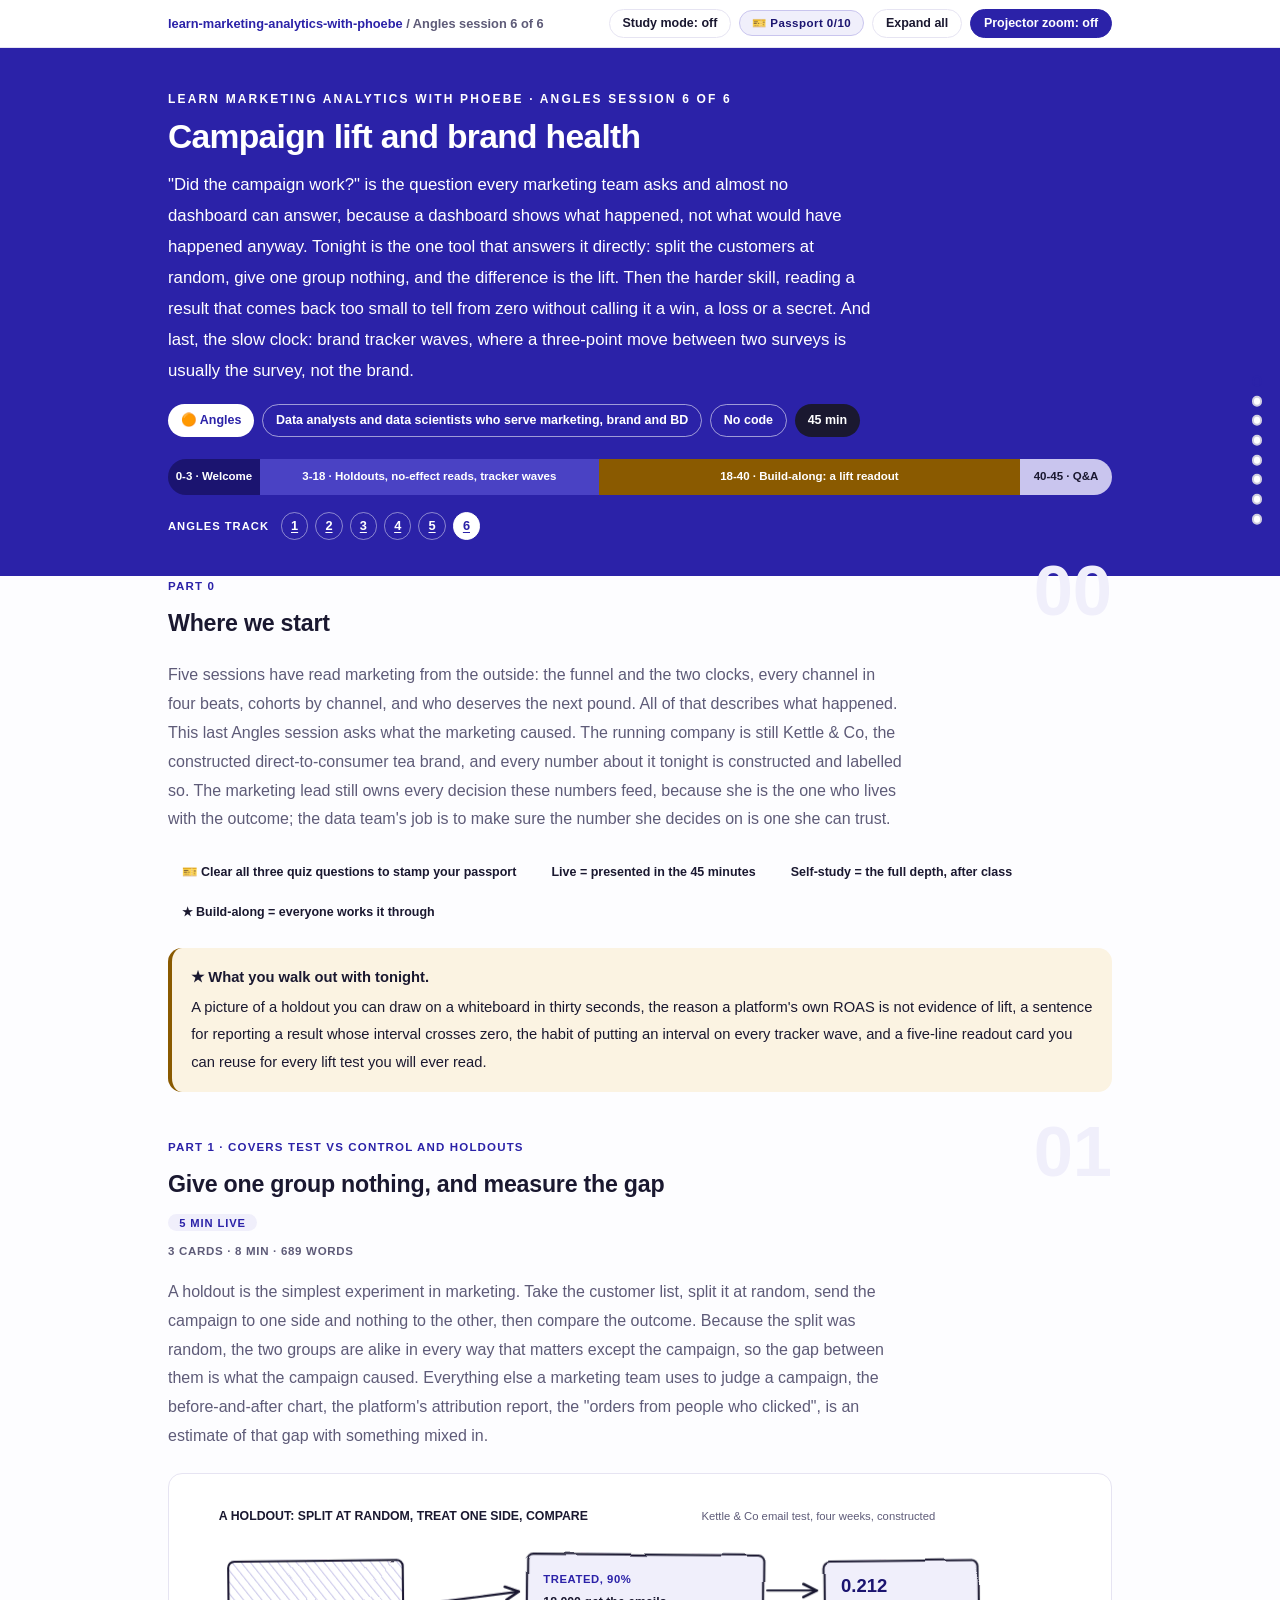
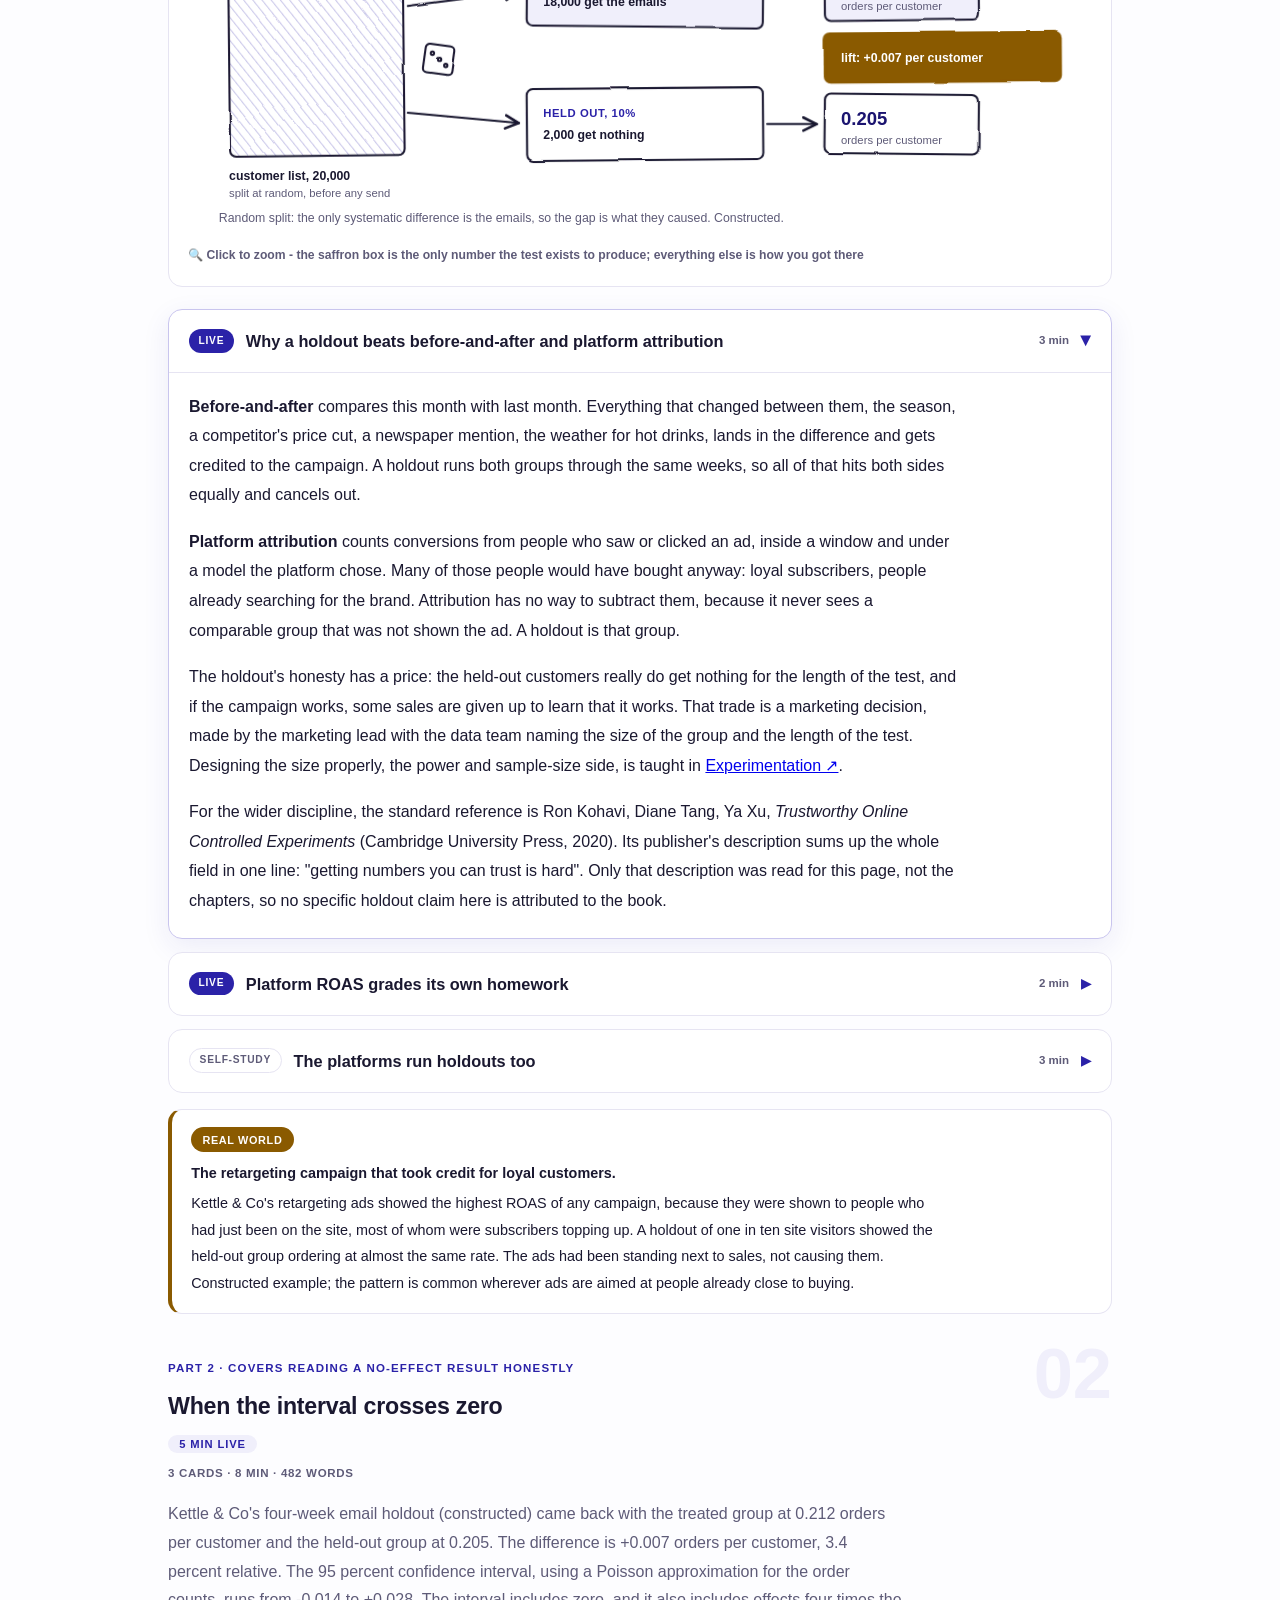
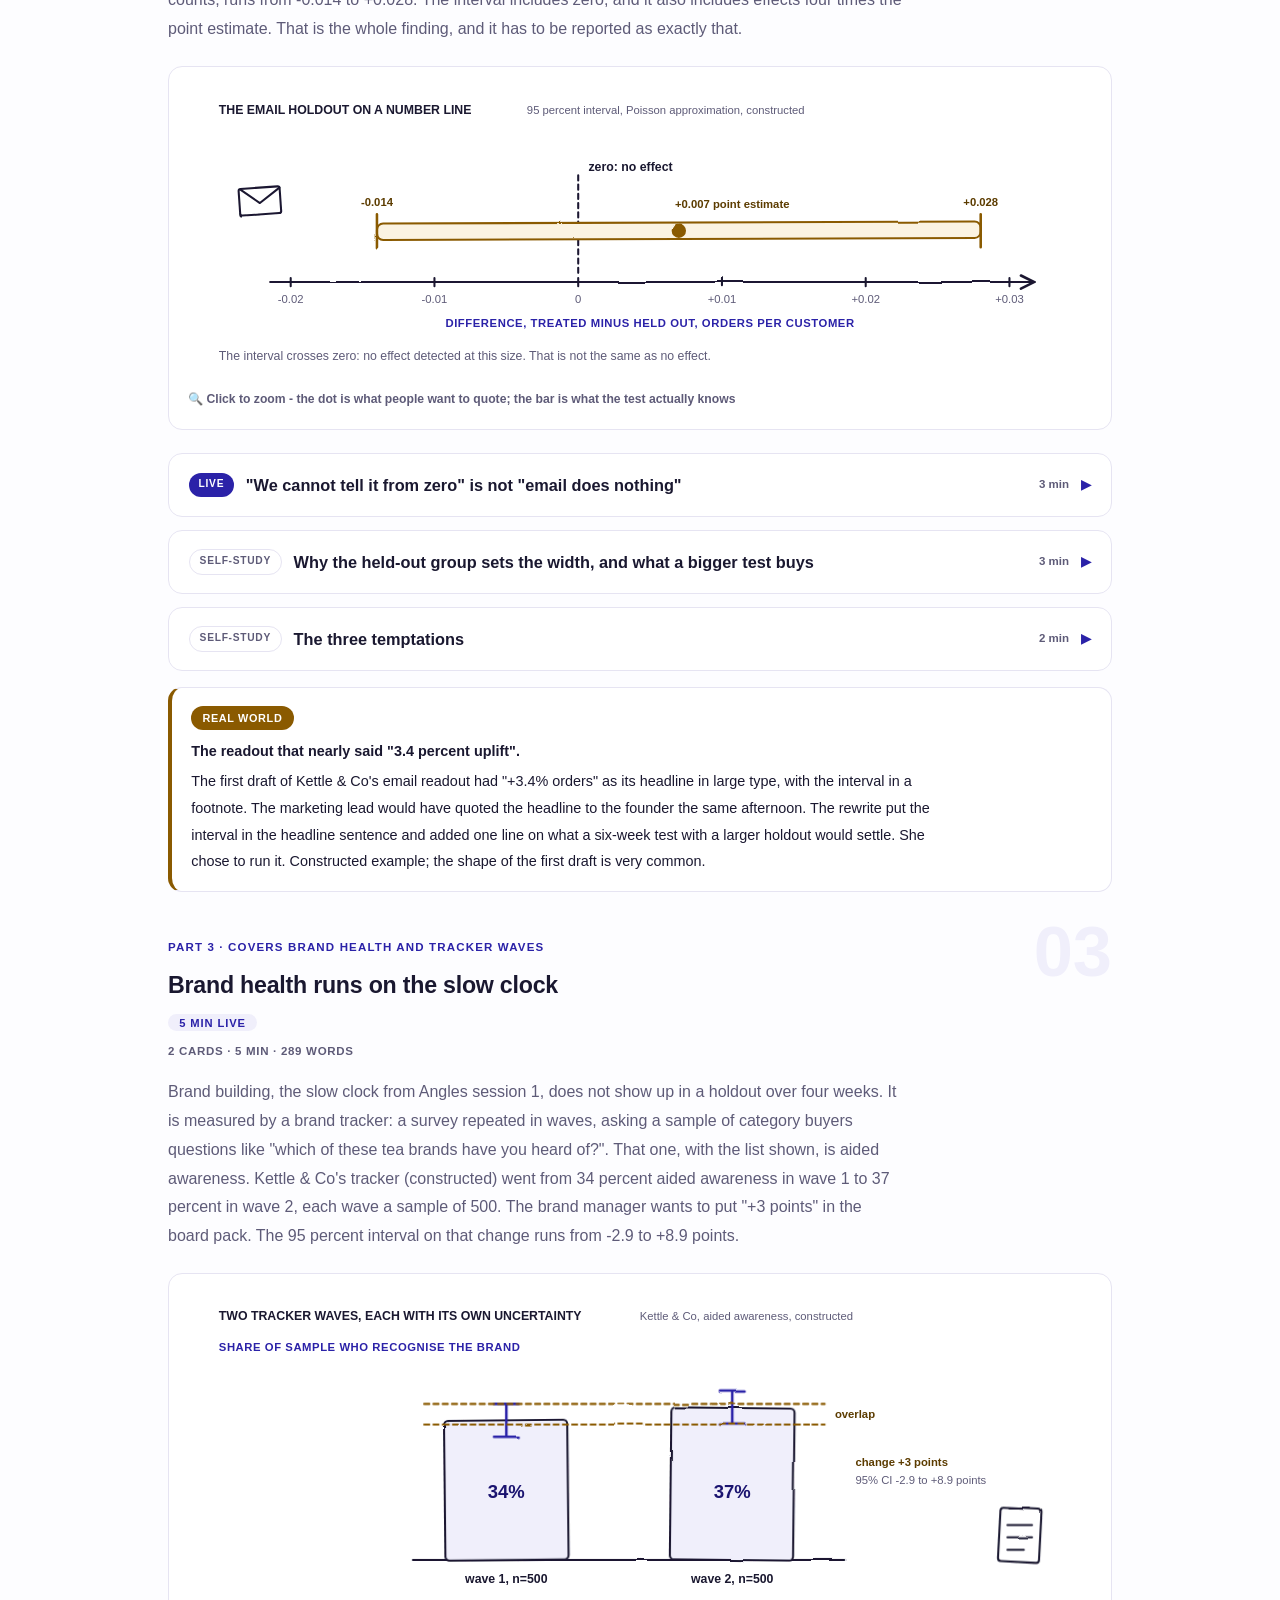
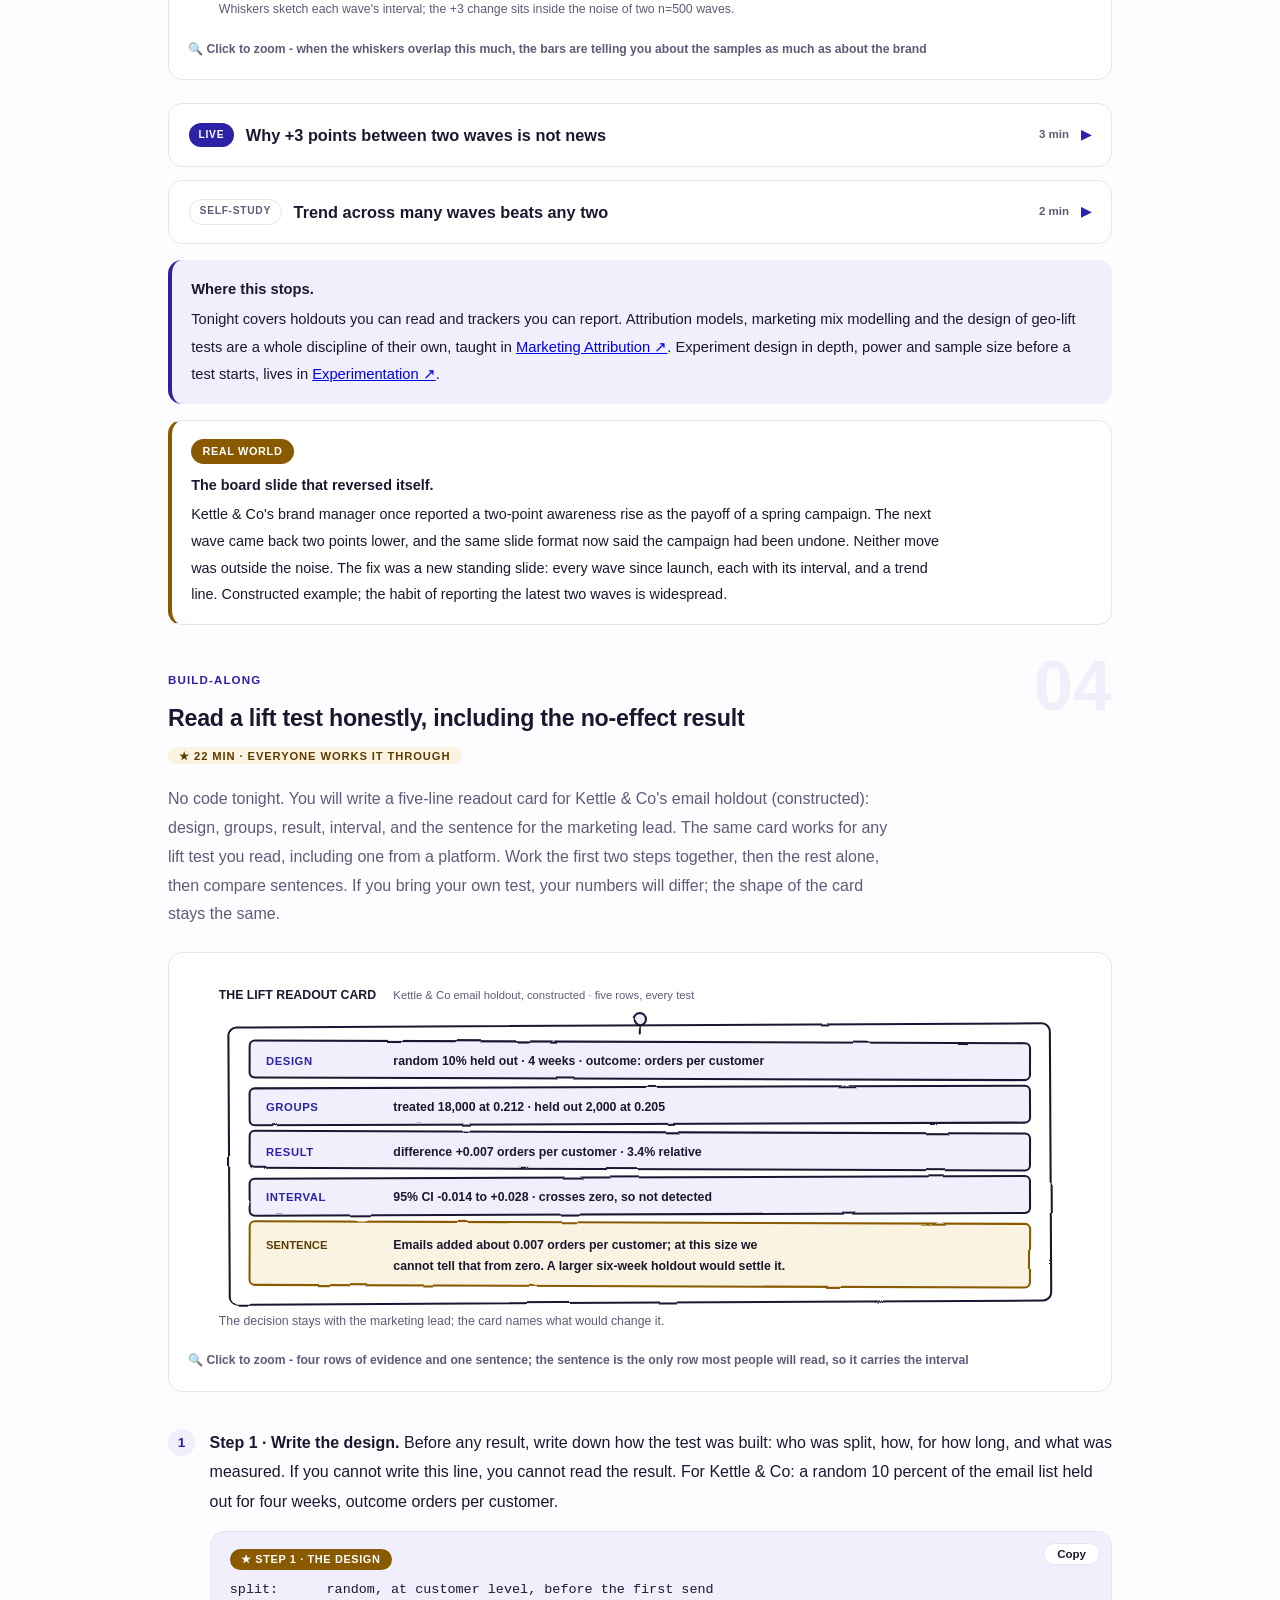
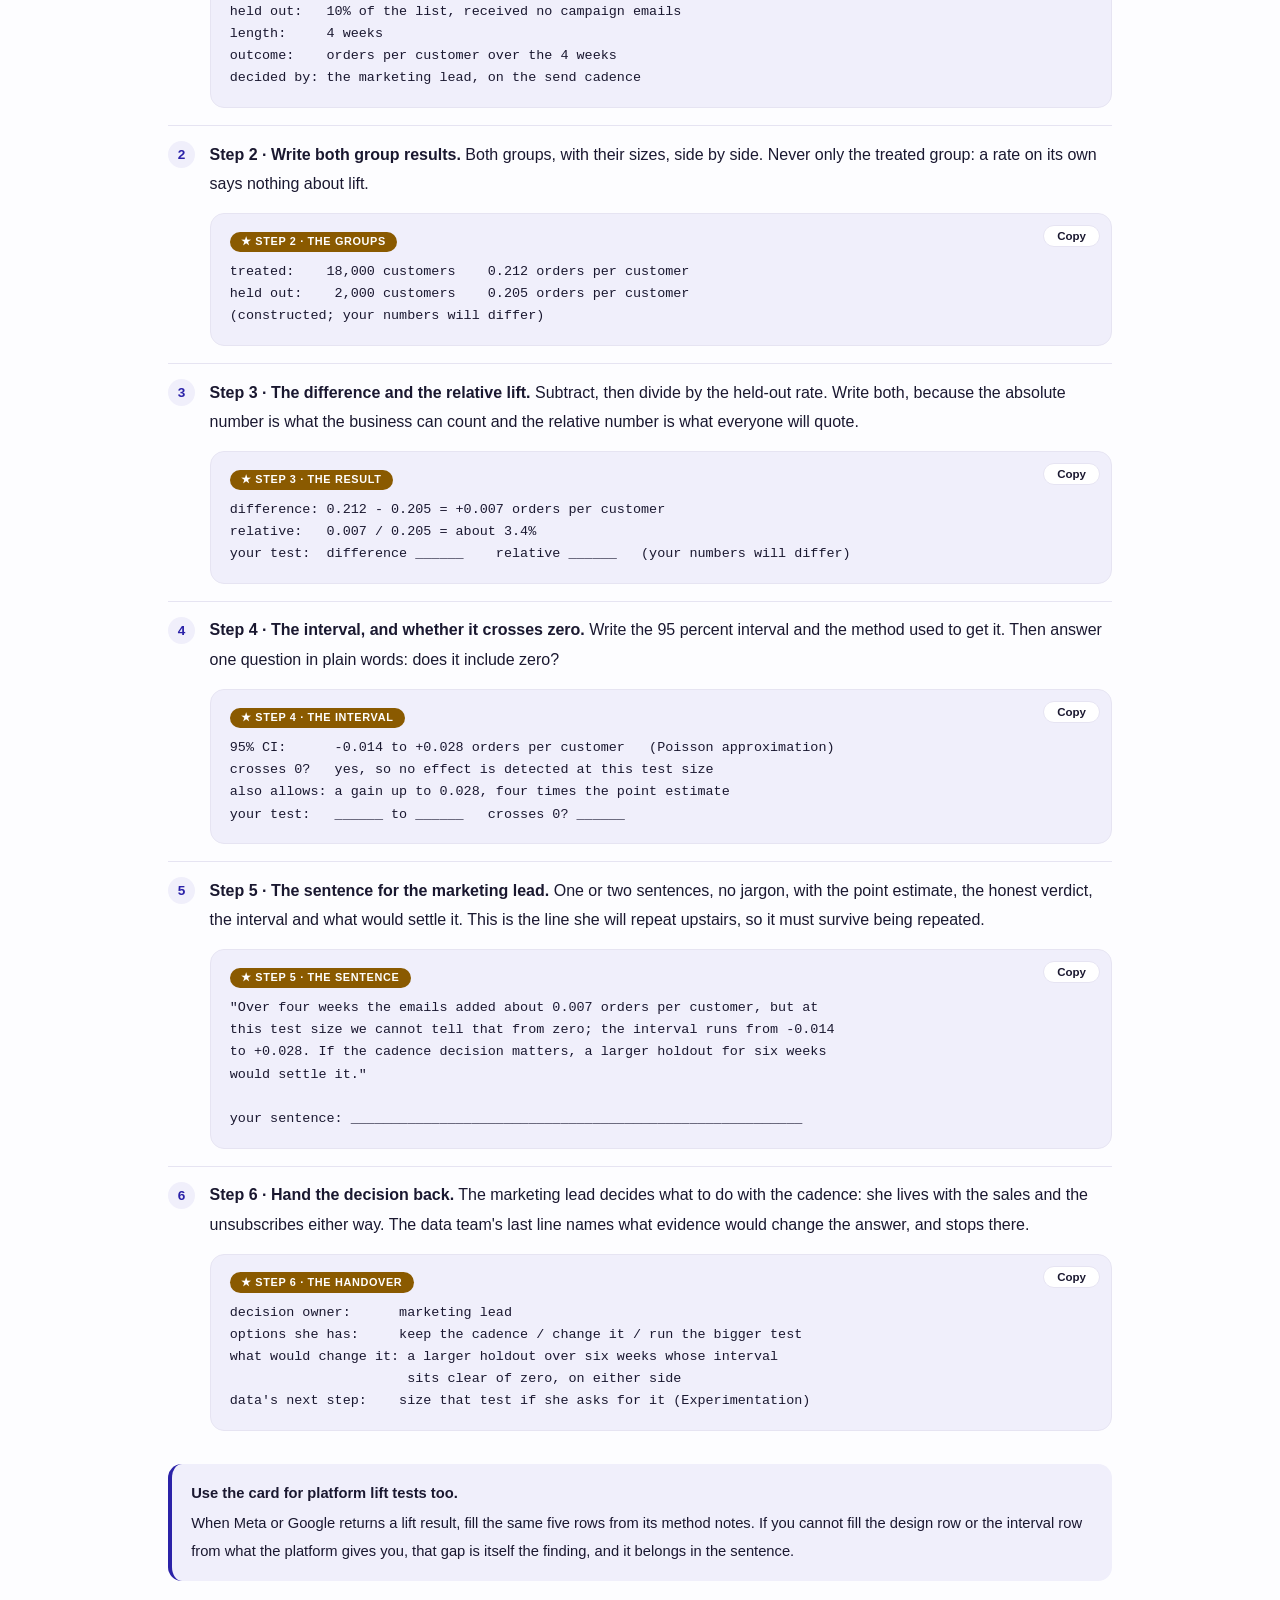
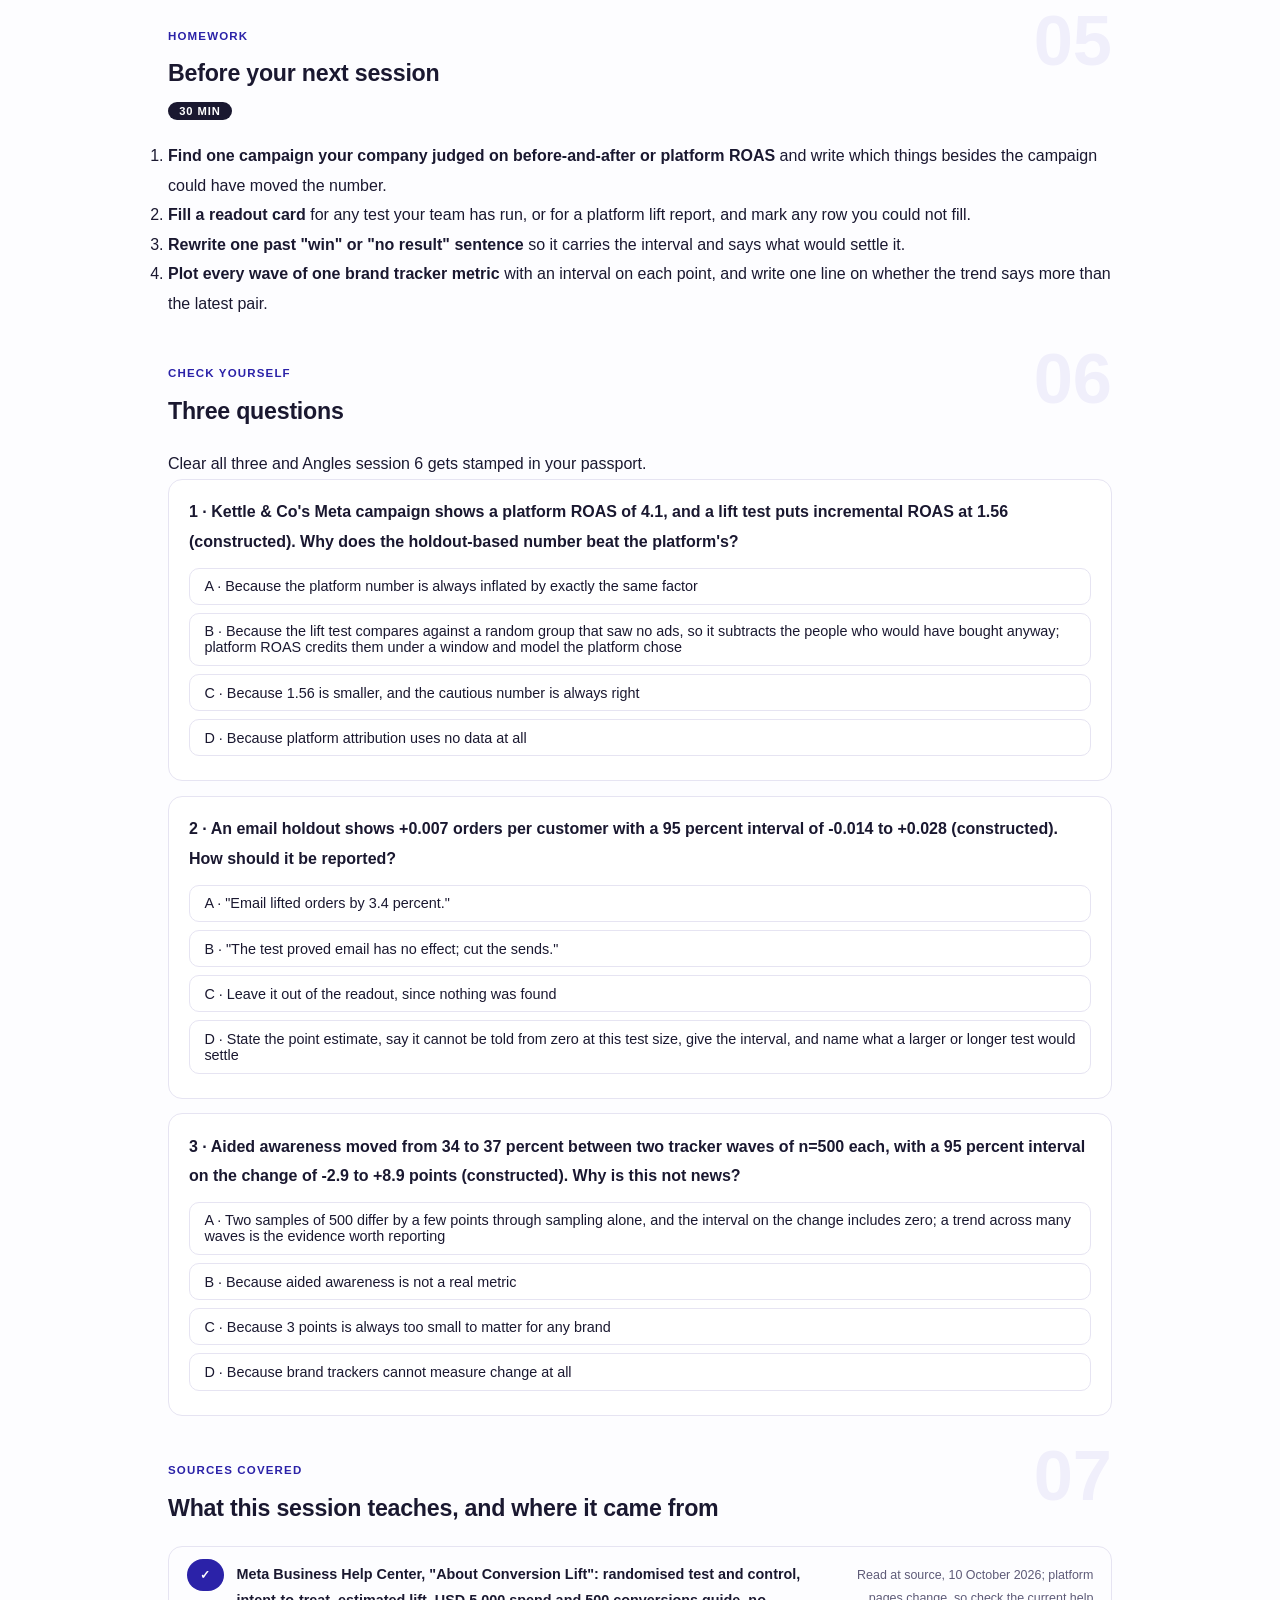
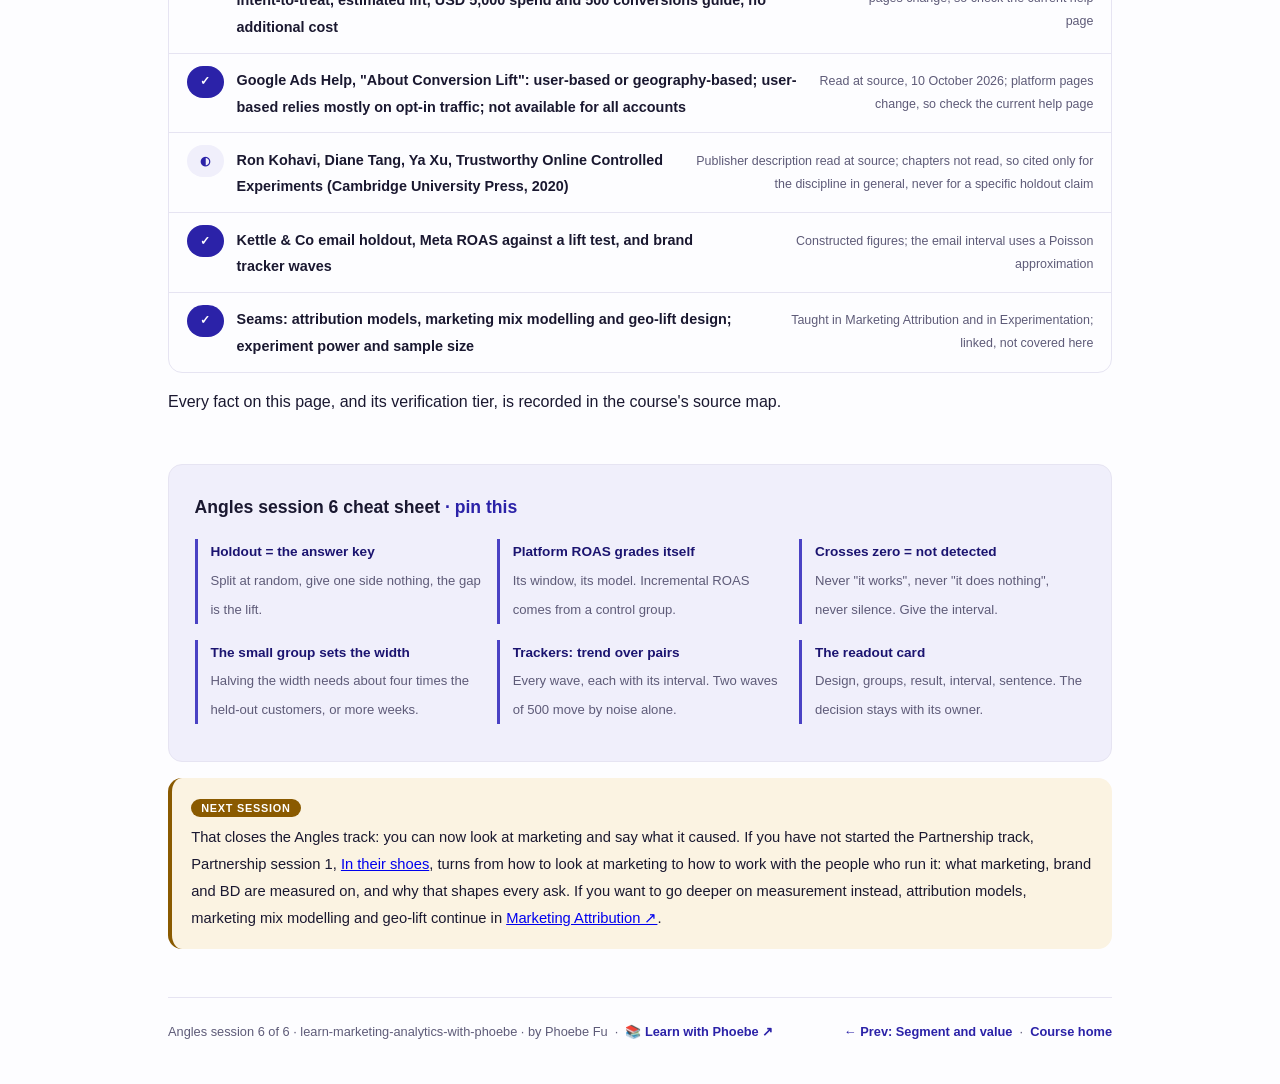
<file: courses/a6-campaign-lift-and-brand-health.html>
<!DOCTYPE html>
<html lang="en">
<head>
<meta charset="UTF-8">
<meta name="viewport" content="width=device-width, initial-scale=1.0">
<!-- social:start -->
<meta name="description" content="Angles session 6 of 6. Campaign lift and brand health: test against control and the holdout that gets nothing, why it beats before-and-after and platform-reported ROAS, how to report a result whose interval crosses zero, and how to read brand tracker waves without mistaking noise for news.">
<meta property="og:type" content="article">
<meta property="og:site_name" content="Learn with Phoebe">
<meta property="og:title" content="Campaign lift and brand health - learn marketing analytics with phoebe">
<meta property="og:description" content="Angles session 6 of 6. Holdouts, the honest no-effect read, and tracker waves with their intervals.">
<meta property="og:url" content="https://phoebefu6.github.io/learn-marketing-analytics-with-phoebe/courses/a6-campaign-lift-and-brand-health.html">
<meta property="og:image" content="https://phoebefu6.github.io/learn-marketing-analytics-with-phoebe/assets/og-cover.png">
<meta property="og:image:width" content="1200">
<meta property="og:image:height" content="630">
<meta name="twitter:card" content="summary_large_image">
<meta name="twitter:title" content="Campaign lift and brand health - learn marketing analytics with phoebe">
<meta name="twitter:description" content="Angles session 6 of 6. Holdouts, the honest no-effect read, and tracker waves with intervals.">
<meta name="twitter:image" content="https://phoebefu6.github.io/learn-marketing-analytics-with-phoebe/assets/og-cover.png">
<!-- social:end -->
<title>Angles session 6 · Campaign lift and brand health - learn marketing analytics with phoebe</title>
<link rel="stylesheet" href="../assets/style.css?v=21">
</head>
<body>

<div class="toolbar">
  <div class="wrap">
    <span class="crumb"><a href="../index.html">learn-marketing-analytics-with-phoebe</a> / Angles session 6 of 6</span>
    <button class="btn" id="toggle-all" type="button">Expand all</button>
    <button class="btn primary" id="zoom-toggle" type="button">Projector zoom: off</button>
  </div>
</div>

<header class="masthead">
  <div class="wrap">
    <div class="eyebrow">Learn Marketing Analytics with Phoebe · Angles session 6 of 6</div>
    <h1>Campaign lift and <span class="accent">brand health</span></h1>
    <p class="sub">"Did the campaign work?" is the question every marketing team asks and almost no dashboard can answer, because a dashboard shows what happened, not what would have happened anyway. Tonight is the one tool that answers it directly: split the customers at random, give one group nothing, and the difference is the lift. Then the harder skill, reading a result that comes back too small to tell from zero without calling it a win, a loss or a secret. And last, the slow clock: brand tracker waves, where a three-point move between two surveys is usually the survey, not the brand.</p>
    <div class="chip-row">
      <span class="chip level">🟠 Angles</span>
      <span class="chip audience">Data analysts and data scientists who serve marketing, brand and BD</span>
      <span class="chip audience">No code</span>
      <span class="chip time">45 min</span>
    </div>
    <div class="agenda">
      <span class="a1" style="flex:1">0-3 · Welcome</span>
      <span class="a2" style="flex:4">3-18 · Holdouts, no-effect reads, tracker waves</span>
      <span class="a3" style="flex:5">18-40 · Build-along: a lift readout</span>
      <span class="a4" style="flex:1">40-45 · Q&amp;A</span>
    </div>
  </div>
</header>

<main class="wrap">

  <section class="section" id="intro">
    <div class="section-kicker">
      <span class="klabel">Part 0</span>
      <h2>Where we start</h2>
    </div>
    <p class="lede">Five sessions have read marketing from the outside: the funnel and the two clocks, every channel in four beats, cohorts by channel, and who deserves the next pound. All of that describes what happened. This last Angles session asks what the marketing caused. The running company is still Kettle &amp; Co, the constructed direct-to-consumer tea brand, and every number about it tonight is constructed and labelled so. The marketing lead still owns every decision these numbers feed, because she is the one who lives with the outcome; the data team's job is to make sure the number she decides on is one she can trust.</p>

    <div class="legend">
      <span class="pill">🎫 Clear all three quiz questions to stamp your passport</span>
      <span class="pill">Live = presented in the 45 minutes</span>
      <span class="pill">Self-study = the full depth, after class</span>
      <span class="pill">★ Build-along = everyone works it through</span>
    </div>

    <div class="callout win">
      <p><strong>★ What you walk out with tonight.</strong> A picture of a holdout you can draw on a whiteboard in thirty seconds, the reason a platform's own ROAS is not evidence of lift, a sentence for reporting a result whose interval crosses zero, the habit of putting an interval on every tracker wave, and a five-line readout card you can reuse for every lift test you will ever read.</p>
    </div>
  </section>

  <section class="section" id="part-1">
    <div class="section-kicker">
      <span class="klabel">Part 1 · covers test vs control and holdouts</span>
      <h2>Give one group nothing, and measure the gap</h2>
      <span class="tag concept">5 min live</span>
    </div>
    <p class="lede">A holdout is the simplest experiment in marketing. Take the customer list, split it at random, send the campaign to one side and nothing to the other, then compare the outcome. Because the split was random, the two groups are alike in every way that matters except the campaign, so the gap between them is what the campaign caused. Everything else a marketing team uses to judge a campaign, the before-and-after chart, the platform's attribution report, the "orders from people who clicked", is an estimate of that gap with something mixed in.</p>

    <figure class="zoomable">
      <svg viewBox="0 0 880 332" xmlns="http://www.w3.org/2000/svg" role="img" aria-label="A hand-drawn customer list of 20,000 is split at random. 18,000 customers, 90 percent, are treated and get the emails; 2,000, 10 percent, are held out and get nothing. The treated group places 0.212 orders per customer and the held-out group 0.205. The difference between them, plus 0.007 orders per customer, is the lift. Constructed Kettle and Co figures.">
        <defs>
          <filter id="a6aSk" x="-3%" y="-3%" width="106%" height="106%"><feTurbulence type="fractalNoise" baseFrequency="0.02" numOctaves="2" seed="61" result="n"/><feDisplacementMap in="SourceGraphic" in2="n" scale="2.4" xChannelSelector="R" yChannelSelector="G"/></filter>
          <pattern id="a6aHc" patternUnits="userSpaceOnUse" width="7" height="7" patternTransform="rotate(-38)"><line x1="0" y1="0" x2="0" y2="7" stroke="#2B22A8" stroke-width="1" opacity=".5"/></pattern>
          <marker id="a6aAr" viewBox="0 0 10 10" refX="9" refY="5" markerWidth="8" markerHeight="8" orient="auto"><path d="M1 1 L9 5 L1 9" fill="none" stroke="#1A1830" stroke-width="1.6" stroke-linecap="round"/></marker>
        </defs>
        <style>
          .a6aH { font: 800 12px Inter, sans-serif; fill: #1A1830; }
          .a6aL { font: 600 12px Inter, sans-serif; fill: #1A1830; }
          .a6aS { font: 400 11px Inter, sans-serif; fill: #5E5B78; }
          .a6aB { font: 800 11px Inter, sans-serif; fill: #5C3C00; }
          .a6aV { font: 800 18px Inter, sans-serif; fill: #1B1470; }
          .a6aW { font: 800 12px Inter, sans-serif; fill: #FFFFFF; }
          .a6aA { font: 700 11px Inter, sans-serif; fill: #2B22A8; letter-spacing: .05em; }
          .a6aN { font: 400 12px Inter, sans-serif; fill: #5E5B78; }
        </style>

        <text class="a6aH" x="30" y="26">A HOLDOUT: SPLIT AT RANDOM, TREAT ONE SIDE, COMPARE</text>
        <text class="a6aS" x="500" y="26">Kettle &amp; Co email test, four weeks, constructed</text>

        <g filter="url(#a6aSk)" fill="none" stroke="#1A1830" stroke-width="2" stroke-linecap="round" stroke-linejoin="round">
          <!-- the customer list -->
          <rect x="40" y="66" width="170" height="190" rx="6" transform="rotate(-0.6 125 161)" fill="url(#a6aHc)"/>
          <!-- random split arrows -->
          <path d="M214 110 L322 96" marker-end="url(#a6aAr)"/>
          <path d="M214 214 L322 224" marker-end="url(#a6aAr)"/>
          <!-- doodle: a die, the random split -->
          <rect x="230" y="148" width="28" height="28" rx="4" transform="rotate(8 244 162)" fill="#FFFFFF"/>
          <circle cx="238" cy="156" r="1.6"/>
          <circle cx="244" cy="162" r="1.6"/>
          <circle cx="250" cy="168" r="1.6"/>
          <!-- the two groups -->
          <rect x="330" y="60" width="230" height="70" rx="6" transform="rotate(0.5 445 95)" fill="#F0EFFB"/>
          <rect x="330" y="190" width="230" height="70" rx="6" transform="rotate(-0.5 445 225)" fill="#FFFFFF"/>
          <path d="M564 95 L612 95" marker-end="url(#a6aAr)"/>
          <path d="M564 225 L612 225" marker-end="url(#a6aAr)"/>
          <!-- the outcomes -->
          <rect x="620" y="66" width="150" height="58" rx="6" transform="rotate(-0.6 695 95)" fill="#F0EFFB"/>
          <rect x="620" y="196" width="150" height="58" rx="6" transform="rotate(0.6 695 225)" fill="#FFFFFF"/>
          <!-- the difference: the thing the figure is about -->
          <rect x="620" y="136" width="230" height="48" rx="6" transform="rotate(-0.4 735 160)" fill="#8A5A00" stroke="#8A5A00"/>
        </g>

        <text class="a6aL" x="40" y="280">customer list, 20,000</text>
        <text class="a6aS" x="40" y="296">split at random, before any send</text>

        <text class="a6aA" x="346" y="88">TREATED, 90%</text>
        <text class="a6aL" x="346" y="110">18,000 get the emails</text>
        <text class="a6aA" x="346" y="218">HELD OUT, 10%</text>
        <text class="a6aL" x="346" y="240">2,000 get nothing</text>

        <text class="a6aV" x="636" y="96">0.212</text>
        <text class="a6aS" x="636" y="114">orders per customer</text>
        <text class="a6aV" x="636" y="226">0.205</text>
        <text class="a6aS" x="636" y="244">orders per customer</text>

        <text class="a6aW" x="636" y="165">lift: +0.007 per customer</text>

        <text class="a6aN" x="30" y="320">Random split: the only systematic difference is the emails, so the gap is what they caused. Constructed.</text>
      </svg>
      <figcaption>🔍 Click to zoom - the saffron box is the only number the test exists to produce; everything else is how you got there</figcaption>
    </figure>

    <details class="card" open>
      <summary><span class="mode live">Live</span>Why a holdout beats before-and-after and platform attribution<span class="mini">3 min</span><span class="caret">▶</span></summary>
      <div class="body">
        <p><strong>Before-and-after</strong> compares this month with last month. Everything that changed between them, the season, a competitor's price cut, a newspaper mention, the weather for hot drinks, lands in the difference and gets credited to the campaign. A holdout runs both groups through the same weeks, so all of that hits both sides equally and cancels out.</p>
        <p><strong>Platform attribution</strong> counts conversions from people who saw or clicked an ad, inside a window and under a model the platform chose. Many of those people would have bought anyway: loyal subscribers, people already searching for the brand. Attribution has no way to subtract them, because it never sees a comparable group that was not shown the ad. A holdout is that group.</p>
        <p>The holdout's honesty has a price: the held-out customers really do get nothing for the length of the test, and if the campaign works, some sales are given up to learn that it works. That trade is a marketing decision, made by the marketing lead with the data team naming the size of the group and the length of the test. Designing the size properly, the power and sample-size side, is taught in <a href="https://phoebefu6.github.io/learn-experimentation-with-phoebe/">Experimentation ↗</a>.</p>
        <p>For the wider discipline, the standard reference is Ron Kohavi, Diane Tang, Ya Xu, <em>Trustworthy Online Controlled Experiments</em> (Cambridge University Press, 2020). Its publisher's description sums up the whole field in one line: "getting numbers you can trust is hard". Only that description was read for this page, not the chapters, so no specific holdout claim here is attributed to the book.</p>
      </div>
    </details>

    <details class="card">
      <summary><span class="mode live">Live</span>Platform ROAS grades its own homework<span class="mini">2 min</span><span class="caret">▶</span></summary>
      <div class="body">
        <p>A Kettle &amp; Co Meta campaign (constructed) reports £98,400 of revenue on £24,000 of spend: a platform ROAS of 4.1. The marketing lead's question is whether to double the budget. A conversion lift test on the same campaign finds that 38 percent of the reported conversions were incremental, meaning they would not have happened without the ads. Incremental revenue is then £37,392, and incremental ROAS is 1.56.</p>
        <p>Both numbers are "true" in their own terms. 4.1 is what the platform credited under its own window and model; 1.56 is what the ads caused. Only the second answers "should I spend more?", and it is a very different answer: a channel returning £1.56 per pound before margin may not be paying for itself at all. Whether it does is a finance and margin question (Angles session 5), and whether to double is still the marketing lead's call. What the data team owes her is the right number to make it on.</p>
        <p>One more honesty note: the 38 percent is itself an estimate from a test, with its own uncertainty. Ask for the interval on the lift figure, not just the point.</p>
      </div>
    </details>

    <details class="card">
      <summary><span class="mode self">Self-study</span>The platforms run holdouts too<span class="mini">3 min</span><span class="caret">▶</span></summary>
      <div class="body">
        <p>Both big ad platforms offer their own lift tests. As of October 2026, read at source on 10 October 2026; check each platform's current help page before you plan one, because these pages change.</p>
        <p><strong>Meta Conversion Lift</strong> (Meta Business Help Center, "About Conversion Lift"). It splits people into randomised test and control groups, the control being the people who don't see your ads, and uses an intent-to-treat approach: people are counted in the group they were assigned to, whether or not an ad actually reached them. Lift is the difference in conversions caused by the presence of the ads, and Meta says the lift figure is estimated. Its eligibility guide is around USD 5,000 of spend and 500 conversions, and the test comes at no additional cost.</p>
        <p><strong>Google Ads Conversion Lift</strong> (Google Ads Help, "About Conversion Lift"). The control group is again people who don't see your ads, split either user-based or geography-based. User-based tests rely mostly on opt-in traffic, and the feature is not available for all accounts.</p>
        <p>A platform's lift test is far better evidence than the same platform's attribution report, because it has a real control group. It is still run, analysed and reported by the seller of the ads. A data team should read its method notes, ask for the interval, and where the decision is big, compare it with a holdout the company controls (an email or CRM holdout, or a geography test designed with the Attribution team).</p>
      </div>
    </details>

    <div class="callout example">
      <span class="ex-pill">Real world</span>
      <p><strong>The retargeting campaign that took credit for loyal customers.</strong> Kettle &amp; Co's retargeting ads showed the highest ROAS of any campaign, because they were shown to people who had just been on the site, most of whom were subscribers topping up. A holdout of one in ten site visitors showed the held-out group ordering at almost the same rate. The ads had been standing next to sales, not causing them. Constructed example; the pattern is common wherever ads are aimed at people already close to buying.</p>
    </div>
  </section>

  <section class="section" id="part-2">
    <div class="section-kicker">
      <span class="klabel">Part 2 · covers reading a no-effect result honestly</span>
      <h2>When the interval crosses zero</h2>
      <span class="tag concept">5 min live</span>
    </div>
    <p class="lede">Kettle &amp; Co's four-week email holdout (constructed) came back with the treated group at 0.212 orders per customer and the held-out group at 0.205. The difference is +0.007 orders per customer, 3.4 percent relative. The 95 percent confidence interval, using a Poisson approximation for the order counts, runs from -0.014 to +0.028. The interval includes zero, and it also includes effects four times the point estimate. That is the whole finding, and it has to be reported as exactly that.</p>

    <figure class="zoomable">
      <svg viewBox="0 0 880 284" xmlns="http://www.w3.org/2000/svg" role="img" aria-label="A hand-drawn number line of the difference in orders per customer, treated minus held out, from minus 0.02 to plus 0.03. A dashed vertical line marks zero, no effect. A saffron bar shows the 95 percent interval from minus 0.014 to plus 0.028, with the point estimate of plus 0.007 marked as a dot. The bar crosses zero. Constructed Kettle and Co figures.">
        <defs>
          <filter id="a6bSk" x="-3%" y="-3%" width="106%" height="106%"><feTurbulence type="fractalNoise" baseFrequency="0.02" numOctaves="2" seed="67" result="n"/><feDisplacementMap in="SourceGraphic" in2="n" scale="2.4" xChannelSelector="R" yChannelSelector="G"/></filter>
          <pattern id="a6bHc" patternUnits="userSpaceOnUse" width="7" height="7" patternTransform="rotate(-38)"><line x1="0" y1="0" x2="0" y2="7" stroke="#2B22A8" stroke-width="1" opacity=".5"/></pattern>
          <marker id="a6bAr" viewBox="0 0 10 10" refX="9" refY="5" markerWidth="8" markerHeight="8" orient="auto"><path d="M1 1 L9 5 L1 9" fill="none" stroke="#1A1830" stroke-width="1.6" stroke-linecap="round"/></marker>
        </defs>
        <style>
          .a6bH { font: 800 12px Inter, sans-serif; fill: #1A1830; }
          .a6bL { font: 600 12px Inter, sans-serif; fill: #1A1830; }
          .a6bS { font: 400 11px Inter, sans-serif; fill: #5E5B78; }
          .a6bB { font: 800 11px Inter, sans-serif; fill: #5C3C00; }
          .a6bA { font: 700 11px Inter, sans-serif; fill: #2B22A8; letter-spacing: .05em; }
          .a6bN { font: 400 12px Inter, sans-serif; fill: #5E5B78; }
        </style>

        <text class="a6bH" x="30" y="26">THE EMAIL HOLDOUT ON A NUMBER LINE</text>
        <text class="a6bS" x="330" y="26">95 percent interval, Poisson approximation, constructed</text>

        <g filter="url(#a6bSk)" fill="none" stroke="#1A1830" stroke-width="2" stroke-linecap="round" stroke-linejoin="round">
          <!-- the axis -->
          <path d="M80 190 L824 190" marker-end="url(#a6bAr)"/>
          <path d="M100 186 L100 194 M240 186 L240 194 M380 186 L380 194 M520 186 L520 194 M660 186 L660 194 M800 186 L800 194"/>
          <!-- zero: no effect -->
          <path d="M380 86 L380 182" stroke-dasharray="5 4"/>
          <!-- the interval, the thing the figure is about -->
          <rect x="184" y="132" width="588" height="16" rx="6" transform="rotate(-0.2 478 140)" fill="#FBF3E2" stroke="#8A5A00"/>
          <path d="M184 124 L184 156 M772 124 L772 156" stroke="#8A5A00" stroke-width="2.5"/>
          <circle cx="478" cy="140" r="6" fill="#8A5A00" stroke="#8A5A00"/>
          <!-- doodle: an envelope -->
          <rect x="50" y="98" width="40" height="26" rx="2" transform="rotate(-4 70 111)" fill="#FFFFFF"/>
          <path d="M51 100 L70 113 L89 98"/>
        </g>

        <text class="a6bL" x="390" y="82">zero: no effect</text>
        <text class="a6bB" x="184" y="116" text-anchor="middle">-0.014</text>
        <text class="a6bB" x="772" y="116" text-anchor="middle">+0.028</text>
        <text class="a6bB" x="530" y="118" text-anchor="middle">+0.007 point estimate</text>

        <text class="a6bS" x="100" y="210" text-anchor="middle">-0.02</text>
        <text class="a6bS" x="240" y="210" text-anchor="middle">-0.01</text>
        <text class="a6bS" x="380" y="210" text-anchor="middle">0</text>
        <text class="a6bS" x="520" y="210" text-anchor="middle">+0.01</text>
        <text class="a6bS" x="660" y="210" text-anchor="middle">+0.02</text>
        <text class="a6bS" x="800" y="210" text-anchor="middle">+0.03</text>
        <text class="a6bA" x="450" y="234" text-anchor="middle">DIFFERENCE, TREATED MINUS HELD OUT, ORDERS PER CUSTOMER</text>

        <text class="a6bN" x="30" y="266">The interval crosses zero: no effect detected at this size. That is not the same as no effect.</text>
      </svg>
      <figcaption>🔍 Click to zoom - the dot is what people want to quote; the bar is what the test actually knows</figcaption>
    </figure>

    <details class="card">
      <summary><span class="mode live">Live</span>"We cannot tell it from zero" is not "email does nothing"<span class="mini">3 min</span><span class="caret">▶</span></summary>
      <div class="body">
        <p>The interval says the true effect of the emails over these four weeks is somewhere between a small loss of 0.014 orders per customer and a gain of 0.028. Zero is inside that range, so the test cannot rule out no effect. But a gain of 0.02 is inside it too, and across 18,000 customers that would be a real number of orders. The test did not find that email does nothing. It found that, at this size, it cannot tell.</p>
        <p>The honest sentence names both halves: what the point estimate is, and that it cannot be distinguished from zero at this test size, with the interval written out. Then it names what would settle it. The marketing lead can decide to keep the cadence, cut it, or run a bigger test; the data team's job is to make sure she knows which of those the evidence actually supports, which tonight is none of them strongly.</p>
      </div>
    </details>

    <details class="card">
      <summary><span class="mode self">Self-study</span>Why the held-out group sets the width, and what a bigger test buys<span class="mini">3 min</span><span class="caret">▶</span></summary>
      <div class="body">
        <p>The interval is wide mostly because the held-out group is small. 18,000 treated customers pin down their own rate quite tightly; 2,000 held-out customers do not, and the difference can only be as precise as its least precise side. A 10 percent holdout is a common choice because it gives up few sales, and the price of that choice is exactly this width.</p>
        <p>Two levers narrow it. <strong>A bigger held-out group</strong>: interval width shrinks with the square root of the group size, so halving the width needs roughly four times as many held-out customers. <strong>A longer test</strong>: more weeks means more orders per customer to count, which also tightens the interval, as long as the effect does not fade over the period. Both cost something real: more customers given nothing, or more weeks before a decision. How large and how long, worked out properly before the test starts, is the power calculation taught in <a href="https://phoebefu6.github.io/learn-experimentation-with-phoebe/">Experimentation ↗</a>. The analyst's job in the readout is to name the lever and the cost in a sentence, and let the marketing lead decide whether the question is worth it.</p>
      </div>
    </details>

    <details class="card">
      <summary><span class="mode self">Self-study</span>The three temptations<span class="mini">2 min</span><span class="caret">▶</span></summary>
      <div class="body">
        <p><strong>Calling it a win on the point estimate.</strong> "Email lifted orders 3.4 percent." True of the dot, false of the evidence. If the next test comes back at -0.005, the data team has spent its credibility on noise.</p>
        <p><strong>Calling it a loss.</strong> "The test proved email doesn't work, cut the sends." The interval allows a gain of 0.028 per customer. Cutting a channel on a test too small to see it is a decision made on absence of evidence, presented as evidence of absence.</p>
        <p><strong>Quietly not reporting it.</strong> The most common one, and the most damaging. A team that only reports tests that "worked" teaches the business that tests always work, and every future readout is discounted. A null result, written up in five lines, is how a data team earns the right to be believed when a result is real.</p>
      </div>
    </details>

    <div class="callout example">
      <span class="ex-pill">Real world</span>
      <p><strong>The readout that nearly said "3.4 percent uplift".</strong> The first draft of Kettle &amp; Co's email readout had "+3.4% orders" as its headline in large type, with the interval in a footnote. The marketing lead would have quoted the headline to the founder the same afternoon. The rewrite put the interval in the headline sentence and added one line on what a six-week test with a larger holdout would settle. She chose to run it. Constructed example; the shape of the first draft is very common.</p>
    </div>
  </section>

  <section class="section" id="part-3">
    <div class="section-kicker">
      <span class="klabel">Part 3 · covers brand health and tracker waves</span>
      <h2>Brand health runs on the slow clock</h2>
      <span class="tag concept">5 min live</span>
    </div>
    <p class="lede">Brand building, the slow clock from Angles session 1, does not show up in a holdout over four weeks. It is measured by a brand tracker: a survey repeated in waves, asking a sample of category buyers questions like "which of these tea brands have you heard of?". That one, with the list shown, is aided awareness. Kettle &amp; Co's tracker (constructed) went from 34 percent aided awareness in wave 1 to 37 percent in wave 2, each wave a sample of 500. The brand manager wants to put "+3 points" in the board pack. The 95 percent interval on that change runs from -2.9 to +8.9 points.</p>

    <figure class="zoomable">
      <svg viewBox="0 0 880 326" xmlns="http://www.w3.org/2000/svg" role="img" aria-label="Two hand-drawn bars of aided awareness: wave 1 at 34 percent and wave 2 at 37 percent, each a sample of 500. Each bar carries a whisker for its own uncertainty, and the two whiskers overlap across a wide band marked by dashed lines. A saffron note says the change is plus 3 points with a 95 percent interval from minus 2.9 to plus 8.9 points. Constructed Kettle and Co figures.">
        <defs>
          <filter id="a6cSk" x="-3%" y="-3%" width="106%" height="106%"><feTurbulence type="fractalNoise" baseFrequency="0.02" numOctaves="2" seed="71" result="n"/><feDisplacementMap in="SourceGraphic" in2="n" scale="2.4" xChannelSelector="R" yChannelSelector="G"/></filter>
          <pattern id="a6cHc" patternUnits="userSpaceOnUse" width="7" height="7" patternTransform="rotate(-38)"><line x1="0" y1="0" x2="0" y2="7" stroke="#2B22A8" stroke-width="1" opacity=".5"/></pattern>
          <marker id="a6cAr" viewBox="0 0 10 10" refX="9" refY="5" markerWidth="8" markerHeight="8" orient="auto"><path d="M1 1 L9 5 L1 9" fill="none" stroke="#1A1830" stroke-width="1.6" stroke-linecap="round"/></marker>
        </defs>
        <style>
          .a6cH { font: 800 12px Inter, sans-serif; fill: #1A1830; }
          .a6cL { font: 600 12px Inter, sans-serif; fill: #1A1830; }
          .a6cS { font: 400 11px Inter, sans-serif; fill: #5E5B78; }
          .a6cB { font: 800 11px Inter, sans-serif; fill: #5C3C00; }
          .a6cV { font: 800 18px Inter, sans-serif; fill: #1B1470; }
          .a6cA { font: 700 11px Inter, sans-serif; fill: #2B22A8; letter-spacing: .05em; }
          .a6cN { font: 400 12px Inter, sans-serif; fill: #5E5B78; }
        </style>

        <text class="a6cH" x="30" y="26">TWO TRACKER WAVES, EACH WITH ITS OWN UNCERTAINTY</text>
        <text class="a6cS" x="440" y="26">Kettle &amp; Co, aided awareness, constructed</text>
        <text class="a6cA" x="30" y="56">SHARE OF SAMPLE WHO RECOGNISE THE BRAND</text>

        <g filter="url(#a6cSk)" fill="none" stroke="#1A1830" stroke-width="2" stroke-linecap="round" stroke-linejoin="round">
          <!-- baseline -->
          <path d="M220 260 L640 260"/>
          <!-- the two bars -->
          <rect x="250" y="124" width="120" height="136" rx="4" transform="rotate(-0.6 310 192)" fill="#F0EFFB"/>
          <rect x="470" y="112" width="120" height="148" rx="4" transform="rotate(0.6 530 186)" fill="#F0EFFB"/>
          <!-- each wave's interval -->
          <path d="M310 108 L310 140 M298 108 L322 108 M298 140 L322 140" stroke="#2B22A8" stroke-width="2.5"/>
          <path d="M530 96 L530 128 M518 96 L542 96 M518 128 L542 128" stroke="#2B22A8" stroke-width="2.5"/>
          <!-- the overlap band -->
          <path d="M230 108 L620 108 M230 128 L620 128" stroke="#8A5A00" stroke-dasharray="5 4"/>
          <!-- doodle: a survey clipboard -->
          <rect x="790" y="210" width="40" height="52" rx="3" transform="rotate(3 810 236)" fill="#FFFFFF"/>
          <path d="M800 210 L820 210 M798 226 L822 226 M798 238 L822 238 M798 250 L814 250"/>
        </g>

        <text class="a6cV" x="310" y="200" text-anchor="middle">34%</text>
        <text class="a6cV" x="530" y="200" text-anchor="middle">37%</text>
        <text class="a6cL" x="310" y="282" text-anchor="middle">wave 1, n=500</text>
        <text class="a6cL" x="530" y="282" text-anchor="middle">wave 2, n=500</text>

        <text class="a6cB" x="630" y="122">overlap</text>
        <text class="a6cB" x="650" y="168">change +3 points</text>
        <text class="a6cS" x="650" y="186">95% CI -2.9 to +8.9 points</text>

        <text class="a6cN" x="30" y="312">Whiskers sketch each wave's interval; the +3 change sits inside the noise of two n=500 waves.</text>
      </svg>
      <figcaption>🔍 Click to zoom - when the whiskers overlap this much, the bars are telling you about the samples as much as about the brand</figcaption>
    </figure>

    <details class="card">
      <summary><span class="mode live">Live</span>Why +3 points between two waves is not news<span class="mini">3 min</span><span class="caret">▶</span></summary>
      <div class="body">
        <p>Each wave asks 500 different people. Even if Kettle &amp; Co's true awareness had not moved at all, two samples of 500 would rarely land on exactly the same percentage; a few points of difference is what sampling alone produces. The interval on the change, -2.9 to +8.9 points, says the true change could be a small fall, nothing, or a large rise. "+3 points" in a board pack, with no interval, reads as growth; with the interval, it reads as "not yet distinguishable".</p>
        <p>Two other things move tracker numbers that have nothing to do with the brand: changes in who answers (a different panel mix, a different season) and changes in the questionnaire (a new brand added to the list, a question moved). Ask the agency, which owns the fieldwork, whether either changed between waves before reading any move at all.</p>
      </div>
    </details>

    <details class="card">
      <summary><span class="mode self">Self-study</span>Trend across many waves beats any two<span class="mini">2 min</span><span class="caret">▶</span></summary>
      <div class="body">
        <p>Brand effects are slow and broad, so the tracker's job is to show a direction over many waves, not a verdict between two. Five or six waves drifting the same way, each with its interval drawn, is much stronger evidence than any single pair, even when every pair on its own crosses zero. Practical habits: always plot every wave, never just the latest two; draw the interval on each point; and when a single wave jumps, wait for the next one before writing it up.</p>
        <p>Running the tracker itself, the questionnaire, the panel, the fieldwork, is brand's and the agency's craft, and brand owns what the tracker is for. The data team is consulted: it brings the interval, the trend line, and the join to internal signals that move on the same slow clock, such as branded search volume. Data informs the bet; the business places it.</p>
      </div>
    </details>

    <div class="callout tip">
      <p><strong>Where this stops.</strong> Tonight covers holdouts you can read and trackers you can report. Attribution models, marketing mix modelling and the design of geo-lift tests are a whole discipline of their own, taught in <a href="https://phoebefu6.github.io/learn-marketing-attribution-with-phoebe/">Marketing Attribution ↗</a>. Experiment design in depth, power and sample size before a test starts, lives in <a href="https://phoebefu6.github.io/learn-experimentation-with-phoebe/">Experimentation ↗</a>.</p>
    </div>

    <div class="callout example">
      <span class="ex-pill">Real world</span>
      <p><strong>The board slide that reversed itself.</strong> Kettle &amp; Co's brand manager once reported a two-point awareness rise as the payoff of a spring campaign. The next wave came back two points lower, and the same slide format now said the campaign had been undone. Neither move was outside the noise. The fix was a new standing slide: every wave since launch, each with its interval, and a trend line. Constructed example; the habit of reporting the latest two waves is widespread.</p>
    </div>
  </section>

  <section class="section" id="demo-1">
    <div class="section-kicker">
      <span class="klabel">Build-along</span>
      <h2>Read a lift test honestly, including the no-effect result</h2>
      <span class="tag demo">★ 22 min · everyone works it through</span>
    </div>
    <p class="lede">No code tonight. You will write a five-line readout card for Kettle &amp; Co's email holdout (constructed): design, groups, result, interval, and the sentence for the marketing lead. The same card works for any lift test you read, including one from a platform. Work the first two steps together, then the rest alone, then compare sentences. If you bring your own test, your numbers will differ; the shape of the card stays the same.</p>

    <figure class="zoomable">
      <svg viewBox="0 0 880 358" xmlns="http://www.w3.org/2000/svg" role="img" aria-label="A hand-drawn readout card pinned at the top, with five rows. Design: random 10 percent held out, 4 weeks, outcome orders per customer. Groups: treated 18,000 at 0.212, held out 2,000 at 0.205. Result: difference plus 0.007 orders per customer, 3.4 percent relative. Interval: 95 percent CI minus 0.014 to plus 0.028, crosses zero. Sentence, highlighted: the emails added about 0.007 orders per customer, but at this size that cannot be told from zero; a larger six-week holdout would settle it. Constructed figures.">
        <defs>
          <filter id="a6dSk" x="-3%" y="-3%" width="106%" height="106%"><feTurbulence type="fractalNoise" baseFrequency="0.02" numOctaves="2" seed="79" result="n"/><feDisplacementMap in="SourceGraphic" in2="n" scale="2.4" xChannelSelector="R" yChannelSelector="G"/></filter>
          <pattern id="a6dHc" patternUnits="userSpaceOnUse" width="7" height="7" patternTransform="rotate(-38)"><line x1="0" y1="0" x2="0" y2="7" stroke="#2B22A8" stroke-width="1" opacity=".5"/></pattern>
          <marker id="a6dAr" viewBox="0 0 10 10" refX="9" refY="5" markerWidth="8" markerHeight="8" orient="auto"><path d="M1 1 L9 5 L1 9" fill="none" stroke="#1A1830" stroke-width="1.6" stroke-linecap="round"/></marker>
        </defs>
        <style>
          .a6dH { font: 800 12px Inter, sans-serif; fill: #1A1830; }
          .a6dL { font: 600 12px Inter, sans-serif; fill: #1A1830; }
          .a6dS { font: 400 11px Inter, sans-serif; fill: #5E5B78; }
          .a6dB { font: 800 11px Inter, sans-serif; fill: #5C3C00; }
          .a6dA { font: 700 11px Inter, sans-serif; fill: #2B22A8; letter-spacing: .05em; }
          .a6dN { font: 400 12px Inter, sans-serif; fill: #5E5B78; }
        </style>

        <text class="a6dH" x="30" y="26">THE LIFT READOUT CARD</text>
        <text class="a6dS" x="200" y="26">Kettle &amp; Co email holdout, constructed · five rows, every test</text>

        <g filter="url(#a6dSk)" fill="none" stroke="#1A1830" stroke-width="2" stroke-linecap="round" stroke-linejoin="round">
          <!-- the card -->
          <rect x="40" y="52" width="800" height="270" rx="8" transform="rotate(-0.3 440 187)" fill="#FFFFFF"/>
          <!-- doodle: a pin holding the card -->
          <circle cx="440" cy="46" r="6" fill="#F0EFFB"/>
          <path d="M440 52 L440 60"/>
          <!-- rows -->
          <rect x="60" y="68" width="760" height="36" rx="5" transform="rotate(0.2 440 86)" fill="#F0EFFB"/>
          <rect x="60" y="112" width="760" height="36" rx="5" transform="rotate(-0.2 440 130)" fill="#F0EFFB"/>
          <rect x="60" y="156" width="760" height="36" rx="5" transform="rotate(0.2 440 174)" fill="#F0EFFB"/>
          <rect x="60" y="200" width="760" height="36" rx="5" transform="rotate(-0.2 440 218)" fill="#F0EFFB"/>
          <rect x="60" y="244" width="760" height="62" rx="5" transform="rotate(0.2 440 275)" fill="#FBF3E2" stroke="#8A5A00"/>
        </g>

        <text class="a6dA" x="76" y="91">DESIGN</text>
        <text class="a6dL" x="200" y="91">random 10% held out · 4 weeks · outcome: orders per customer</text>
        <text class="a6dA" x="76" y="135">GROUPS</text>
        <text class="a6dL" x="200" y="135">treated 18,000 at 0.212 · held out 2,000 at 0.205</text>
        <text class="a6dA" x="76" y="179">RESULT</text>
        <text class="a6dL" x="200" y="179">difference +0.007 orders per customer · 3.4% relative</text>
        <text class="a6dA" x="76" y="223">INTERVAL</text>
        <text class="a6dL" x="200" y="223">95% CI -0.014 to +0.028 · crosses zero, so not detected</text>
        <text class="a6dB" x="76" y="270">SENTENCE</text>
        <text class="a6dL" x="200" y="270">Emails added about 0.007 orders per customer; at this size we</text>
        <text class="a6dL" x="200" y="290">cannot tell that from zero. A larger six-week holdout would settle it.</text>

        <text class="a6dN" x="30" y="344">The decision stays with the marketing lead; the card names what would change it.</text>
      </svg>
      <figcaption>🔍 Click to zoom - four rows of evidence and one sentence; the sentence is the only row most people will read, so it carries the interval</figcaption>
    </figure>

    <div class="steps">
      <div class="step">
        <p><strong>Step 1 · Write the design.</strong> Before any result, write down how the test was built: who was split, how, for how long, and what was measured. If you cannot write this line, you cannot read the result. For Kettle &amp; Co: a random 10 percent of the email list held out for four weeks, outcome orders per customer.</p>
        <div class="prompt-box good"><span class="label">★ Step 1 · the design</span>split:      random, at customer level, before the first send
held out:   10% of the list, received no campaign emails
length:     4 weeks
outcome:    orders per customer over the 4 weeks
decided by: the marketing lead, on the send cadence</div>
      </div>
      <div class="step">
        <p><strong>Step 2 · Write both group results.</strong> Both groups, with their sizes, side by side. Never only the treated group: a rate on its own says nothing about lift.</p>
        <div class="prompt-box good"><span class="label">★ Step 2 · the groups</span>treated:    18,000 customers    0.212 orders per customer
held out:    2,000 customers    0.205 orders per customer
(constructed; your numbers will differ)</div>
      </div>
      <div class="step">
        <p><strong>Step 3 · The difference and the relative lift.</strong> Subtract, then divide by the held-out rate. Write both, because the absolute number is what the business can count and the relative number is what everyone will quote.</p>
        <div class="prompt-box good"><span class="label">★ Step 3 · the result</span>difference: 0.212 - 0.205 = +0.007 orders per customer
relative:   0.007 / 0.205 = about 3.4%
your test:  difference ______    relative ______   (your numbers will differ)</div>
      </div>
      <div class="step">
        <p><strong>Step 4 · The interval, and whether it crosses zero.</strong> Write the 95 percent interval and the method used to get it. Then answer one question in plain words: does it include zero?</p>
        <div class="prompt-box good"><span class="label">★ Step 4 · the interval</span>95% CI:      -0.014 to +0.028 orders per customer   (Poisson approximation)
crosses 0?   yes, so no effect is detected at this test size
also allows: a gain up to 0.028, four times the point estimate
your test:   ______ to ______   crosses 0? ______</div>
      </div>
      <div class="step">
        <p><strong>Step 5 · The sentence for the marketing lead.</strong> One or two sentences, no jargon, with the point estimate, the honest verdict, the interval and what would settle it. This is the line she will repeat upstairs, so it must survive being repeated.</p>
        <div class="prompt-box good"><span class="label">★ Step 5 · the sentence</span>"Over four weeks the emails added about 0.007 orders per customer, but at
this test size we cannot tell that from zero; the interval runs from -0.014
to +0.028. If the cadence decision matters, a larger holdout for six weeks
would settle it."

your sentence: ________________________________________________________</div>
      </div>
      <div class="step">
        <p><strong>Step 6 · Hand the decision back.</strong> The marketing lead decides what to do with the cadence: she lives with the sales and the unsubscribes either way. The data team's last line names what evidence would change the answer, and stops there.</p>
        <div class="prompt-box good"><span class="label">★ Step 6 · the handover</span>decision owner:      marketing lead
options she has:     keep the cadence / change it / run the bigger test
what would change it: a larger holdout over six weeks whose interval
                      sits clear of zero, on either side
data's next step:    size that test if she asks for it (Experimentation)</div>
      </div>
    </div>

    <div class="callout tip">
      <p><strong>Use the card for platform lift tests too.</strong> When Meta or Google returns a lift result, fill the same five rows from its method notes. If you cannot fill the design row or the interval row from what the platform gives you, that gap is itself the finding, and it belongs in the sentence.</p>
    </div>
  </section>

  <section class="section" id="exercise">
    <div class="section-kicker">
      <span class="klabel">Homework</span>
      <h2>Before your next session</h2>
      <span class="tag exercise">30 min</span>
    </div>
    <ol>
      <li><strong>Find one campaign your company judged on before-and-after or platform ROAS</strong> and write which things besides the campaign could have moved the number.</li>
      <li><strong>Fill a readout card</strong> for any test your team has run, or for a platform lift report, and mark any row you could not fill.</li>
      <li><strong>Rewrite one past "win" or "no result" sentence</strong> so it carries the interval and says what would settle it.</li>
      <li><strong>Plot every wave of one brand tracker metric</strong> with an interval on each point, and write one line on whether the trend says more than the latest pair.</li>
    </ol>
  </section>

  <section class="section" id="quiz">
    <div class="section-kicker">
      <span class="klabel">Check yourself</span>
      <h2>Three questions</h2>
    </div>
    <p>Clear all three and Angles session 6 gets stamped in your passport.</p>

    <div class="quiz-q" data-answer="1">
      <p class="qtext">1 · Kettle &amp; Co's Meta campaign shows a platform ROAS of 4.1, and a lift test puts incremental ROAS at 1.56 (constructed). Why does the holdout-based number beat the platform's?</p>
      <button class="qopt" type="button">A · Because the platform number is always inflated by exactly the same factor</button>
      <button class="qopt" type="button">B · Because the lift test compares against a random group that saw no ads, so it subtracts the people who would have bought anyway; platform ROAS credits them under a window and model the platform chose</button>
      <button class="qopt" type="button">C · Because 1.56 is smaller, and the cautious number is always right</button>
      <button class="qopt" type="button">D · Because platform attribution uses no data at all</button>
      <p class="qwhy">Only a comparable group that was not shown the ads can reveal what the ads caused. Platform ROAS grades its own homework; the holdout supplies the answer key.</p>
    </div>

    <div class="quiz-q" data-answer="3">
      <p class="qtext">2 · An email holdout shows +0.007 orders per customer with a 95 percent interval of -0.014 to +0.028 (constructed). How should it be reported?</p>
      <button class="qopt" type="button">A · "Email lifted orders by 3.4 percent."</button>
      <button class="qopt" type="button">B · "The test proved email has no effect; cut the sends."</button>
      <button class="qopt" type="button">C · Leave it out of the readout, since nothing was found</button>
      <button class="qopt" type="button">D · State the point estimate, say it cannot be told from zero at this test size, give the interval, and name what a larger or longer test would settle</button>
      <p class="qwhy">An interval that crosses zero means no effect was detected, not that there is no effect. All three temptations, the win, the loss and the silence, cost the data team credibility.</p>
    </div>

    <div class="quiz-q" data-answer="0">
      <p class="qtext">3 · Aided awareness moved from 34 to 37 percent between two tracker waves of n=500 each, with a 95 percent interval on the change of -2.9 to +8.9 points (constructed). Why is this not news?</p>
      <button class="qopt" type="button">A · Two samples of 500 differ by a few points through sampling alone, and the interval on the change includes zero; a trend across many waves is the evidence worth reporting</button>
      <button class="qopt" type="button">B · Because aided awareness is not a real metric</button>
      <button class="qopt" type="button">C · Because 3 points is always too small to matter for any brand</button>
      <button class="qopt" type="button">D · Because brand trackers cannot measure change at all</button>
      <p class="qwhy">The move sits inside the noise of two small waves. Brand runs on the slow clock, so plot every wave with its interval and let the trend speak.</p>
    </div>

    <p class="quiz-score"></p>
  </section>

  <section class="section" id="official">
    <div class="section-kicker">
      <span class="klabel">Sources covered</span>
      <h2>What this session teaches, and where it came from</h2>
    </div>
    <div class="covered">
      <div class="covered-row"><span class="status pill solid">✓</span><span class="name">Meta Business Help Center, "About Conversion Lift": randomised test and control, intent-to-treat, estimated lift, USD 5,000 spend and 500 conversions guide, no additional cost</span><span class="note">Read at source, 10 October 2026; platform pages change, so check the current help page</span></div>
      <div class="covered-row"><span class="status pill solid">✓</span><span class="name">Google Ads Help, "About Conversion Lift": user-based or geography-based; user-based relies mostly on opt-in traffic; not available for all accounts</span><span class="note">Read at source, 10 October 2026; platform pages change, so check the current help page</span></div>
      <div class="covered-row"><span class="status pill light">◐</span><span class="name">Ron Kohavi, Diane Tang, Ya Xu, Trustworthy Online Controlled Experiments (Cambridge University Press, 2020)</span><span class="note">Publisher description read at source; chapters not read, so cited only for the discipline in general, never for a specific holdout claim</span></div>
      <div class="covered-row"><span class="status pill solid">✓</span><span class="name">Kettle &amp; Co email holdout, Meta ROAS against a lift test, and brand tracker waves</span><span class="note">Constructed figures; the email interval uses a Poisson approximation</span></div>
      <div class="covered-row"><span class="status pill solid">✓</span><span class="name">Seams: attribution models, marketing mix modelling and geo-lift design; experiment power and sample size</span><span class="note">Taught in Marketing Attribution and in Experimentation; linked, not covered here</span></div>
    </div>
    <p class="mono" style="margin-top:14px">Every fact on this page, and its verification tier, is recorded in the course's source map.</p>
  </section>

  <section class="cheat" id="cheatsheet">
    <h3>Angles session 6 cheat sheet <span>· pin this</span></h3>
    <div class="grid-2">
      <div class="cheat-item"><b>Holdout = the answer key</b><span>Split at random, give one side nothing, the gap is the lift.</span></div>
      <div class="cheat-item"><b>Platform ROAS grades itself</b><span>Its window, its model. Incremental ROAS comes from a control group.</span></div>
      <div class="cheat-item"><b>Crosses zero = not detected</b><span>Never "it works", never "it does nothing", never silence. Give the interval.</span></div>
      <div class="cheat-item"><b>The small group sets the width</b><span>Halving the width needs about four times the held-out customers, or more weeks.</span></div>
      <div class="cheat-item"><b>Trackers: trend over pairs</b><span>Every wave, each with its interval. Two waves of 500 move by noise alone.</span></div>
      <div class="cheat-item"><b>The readout card</b><span>Design, groups, result, interval, sentence. The decision stays with its owner.</span></div>
    </div>
  </section>

  <div class="callout next">
    <span class="nx-pill">Next session</span>
    <p>That closes the Angles track: you can now look at marketing and say what it caused. If you have not started the Partnership track, Partnership session 1, <a href="p1-in-their-shoes.html">In their shoes</a>, turns from how to look at marketing to how to work with the people who run it: what marketing, brand and BD are measured on, and why that shapes every ask. If you want to go deeper on measurement instead, attribution models, marketing mix modelling and geo-lift continue in <a href="https://phoebefu6.github.io/learn-marketing-attribution-with-phoebe/">Marketing Attribution ↗</a>.</p>
  </div>

  <footer class="pagefoot">
    <span>Angles session 6 of 6 · learn-marketing-analytics-with-phoebe · by Phoebe Fu &nbsp;·&nbsp; 📚 <a href="https://phoebefu6.github.io/learn-with-phoebe/">Learn with Phoebe ↗</a></span>
    <span><a href="a5-segment-and-value.html">← Prev: Segment and value</a> &nbsp;·&nbsp; <a href="../index.html">Course home</a></span>
  </footer>

</main>

<script src="../assets/app.js?v=19"></script>
</body>
</html>
</file>
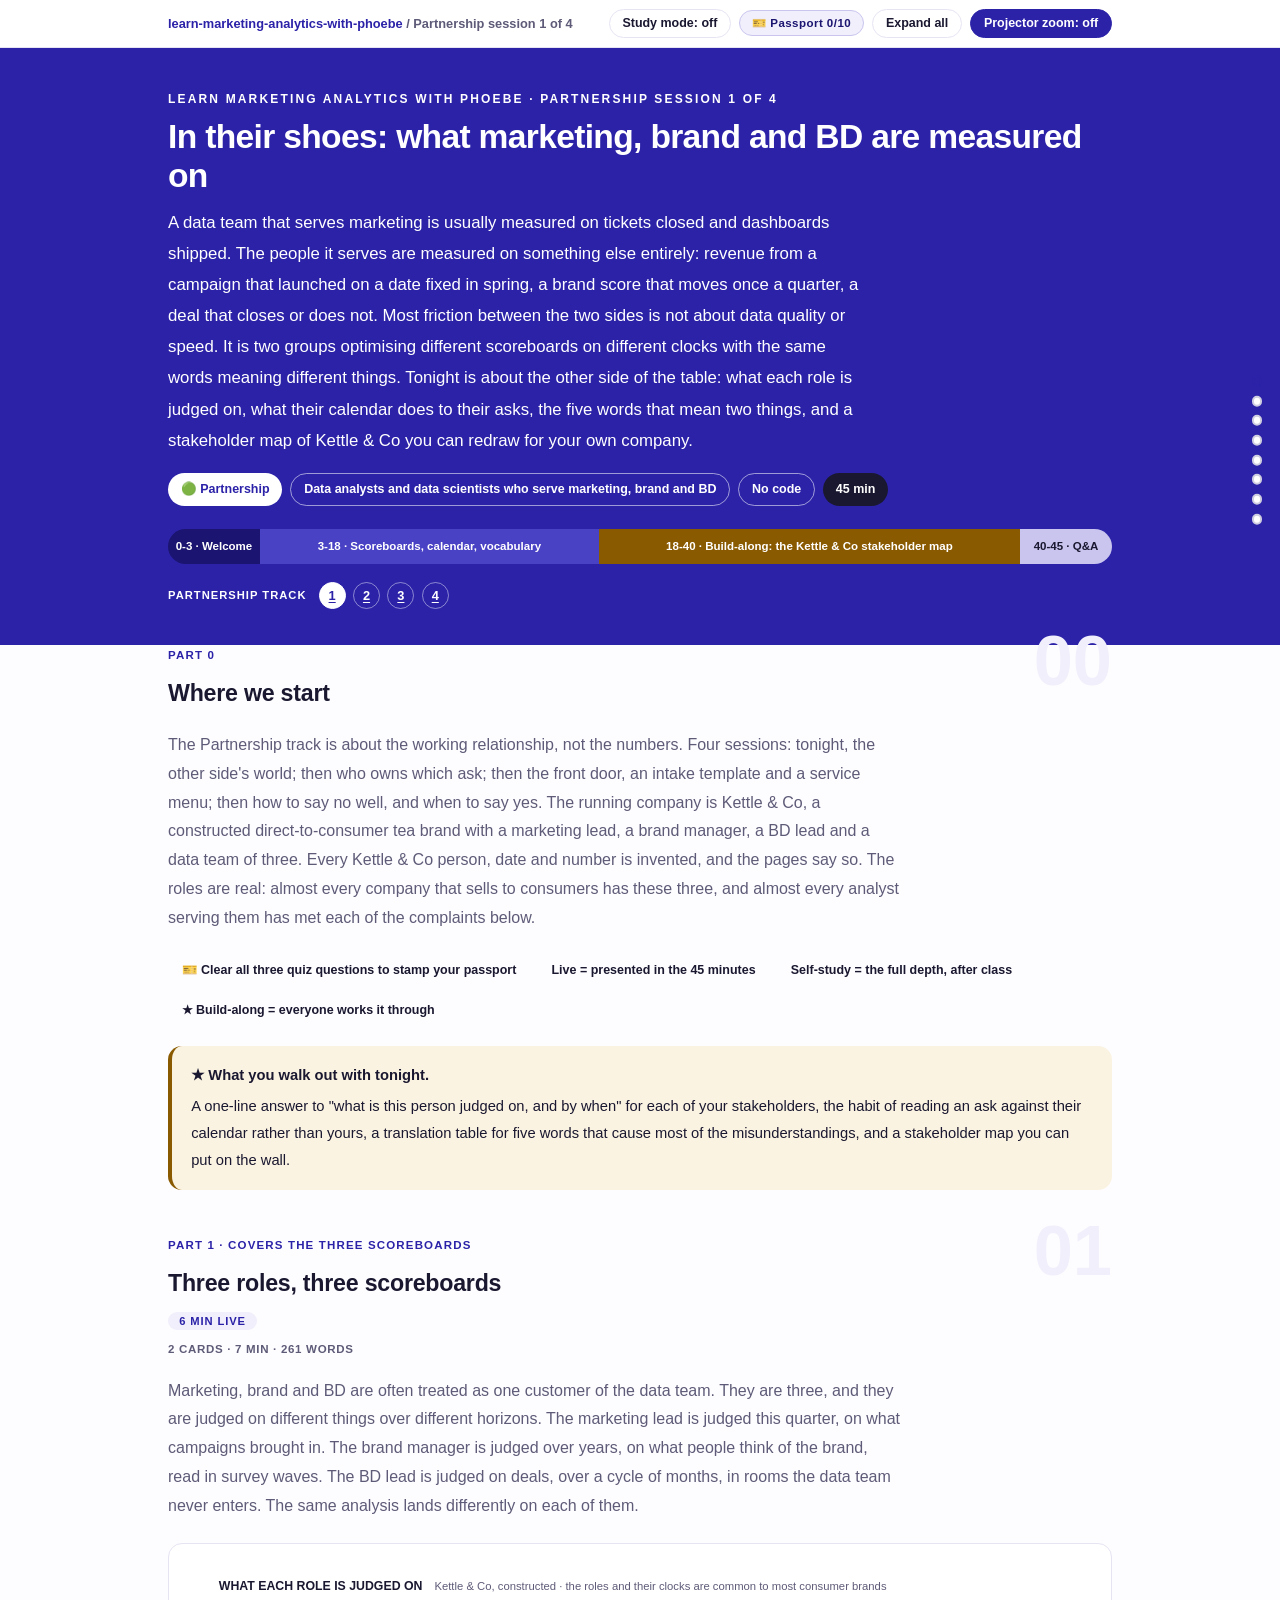
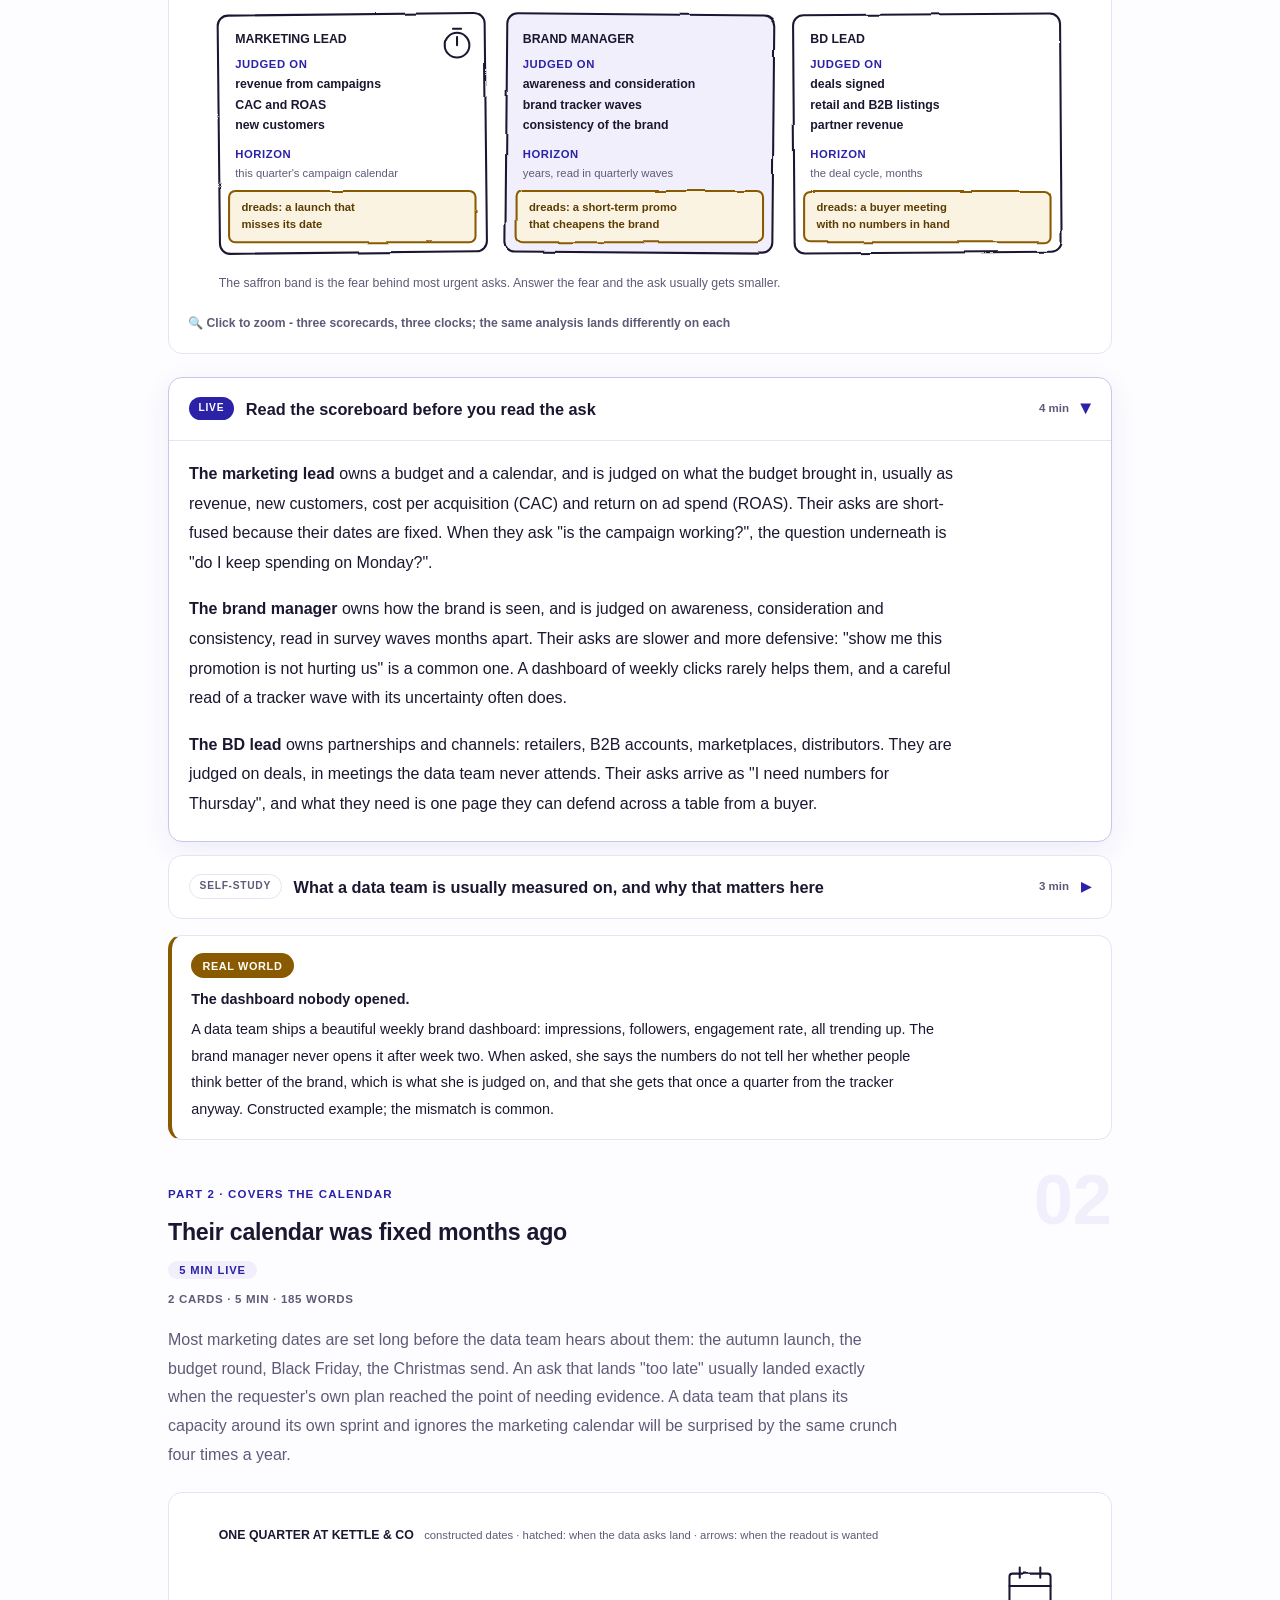
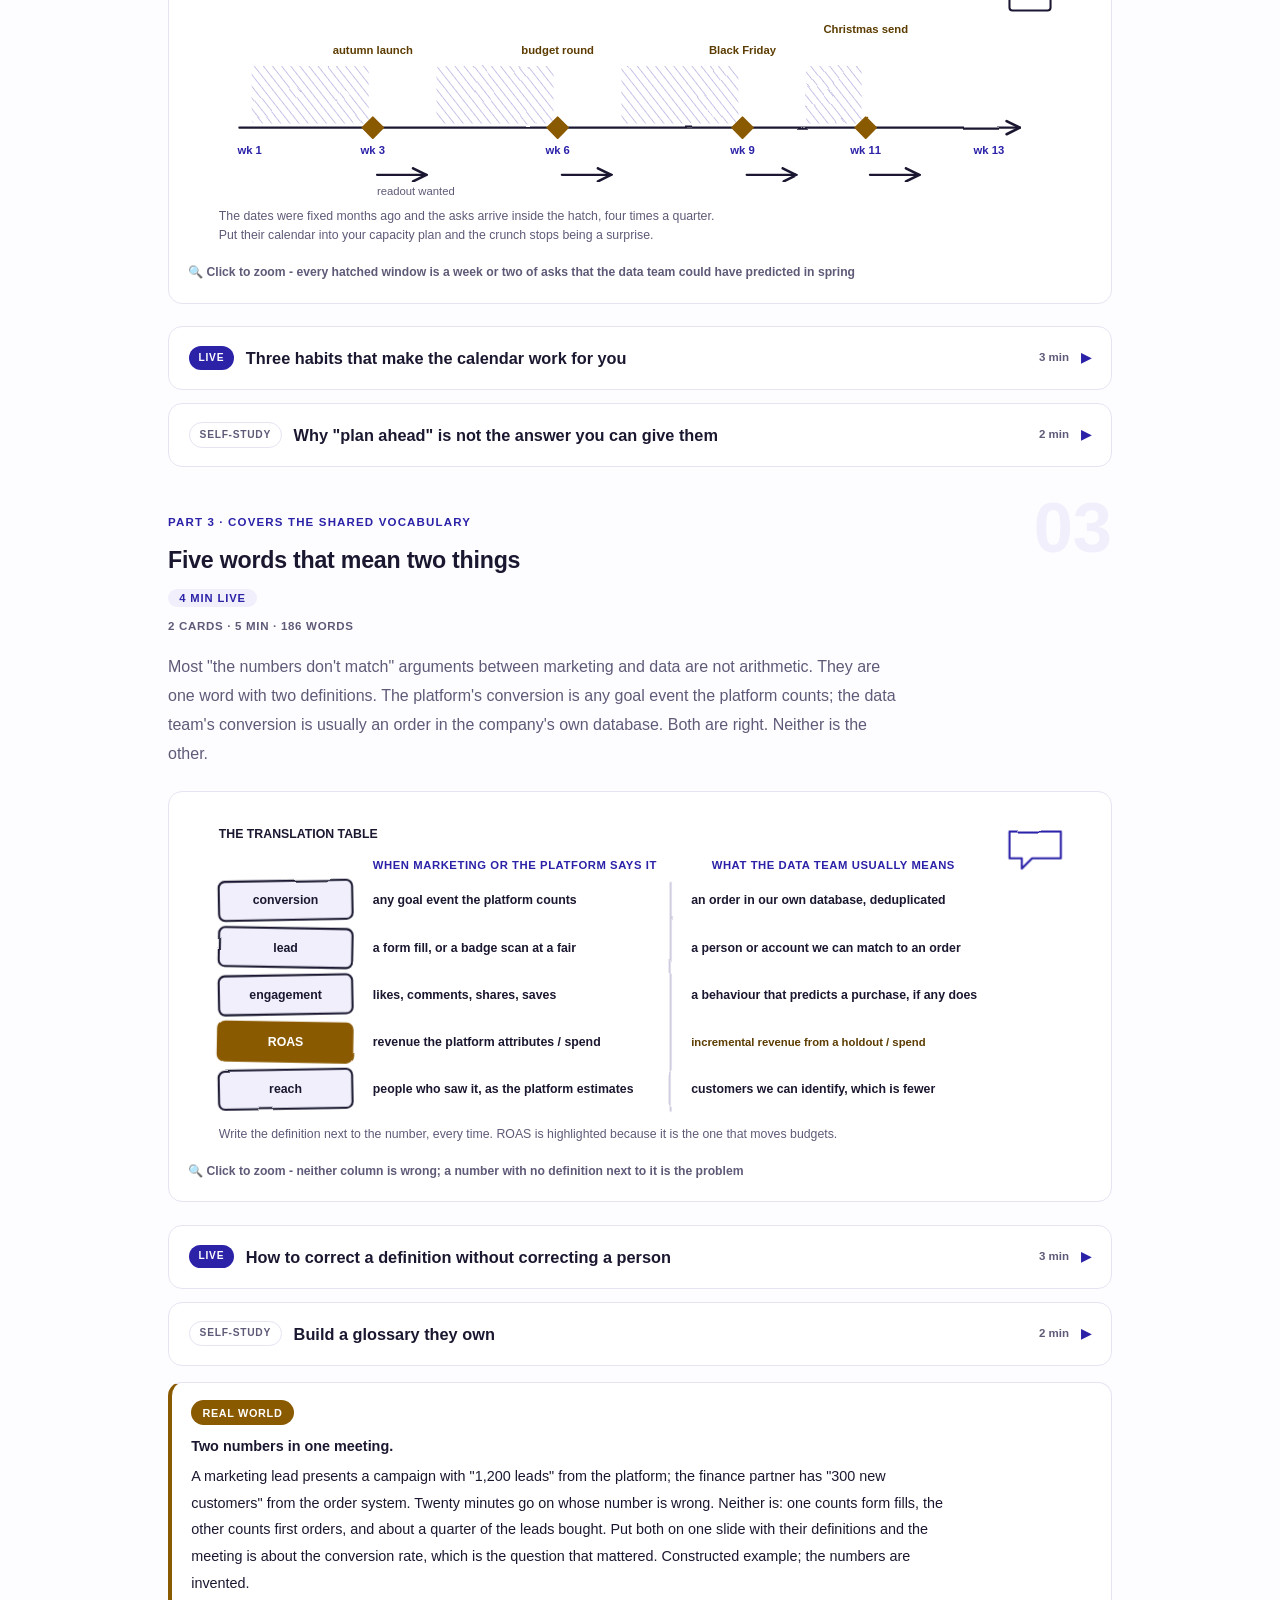
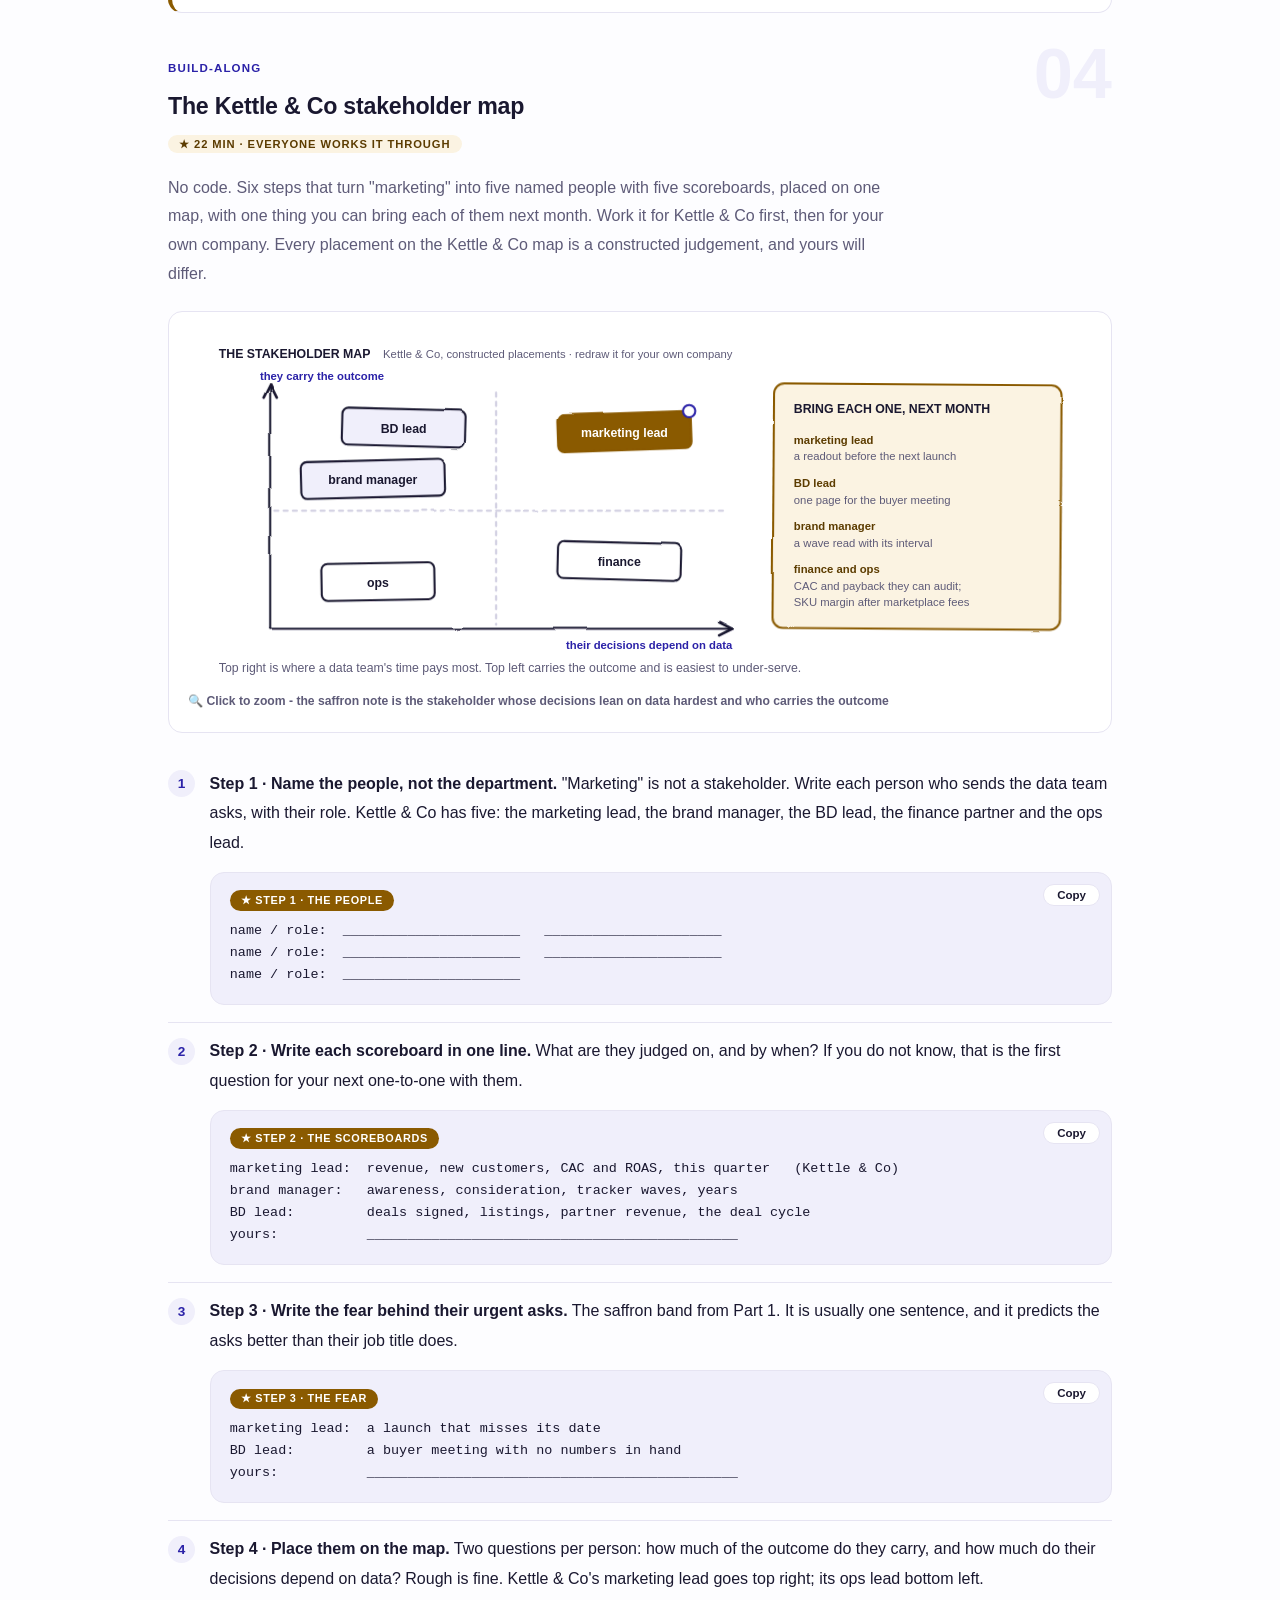
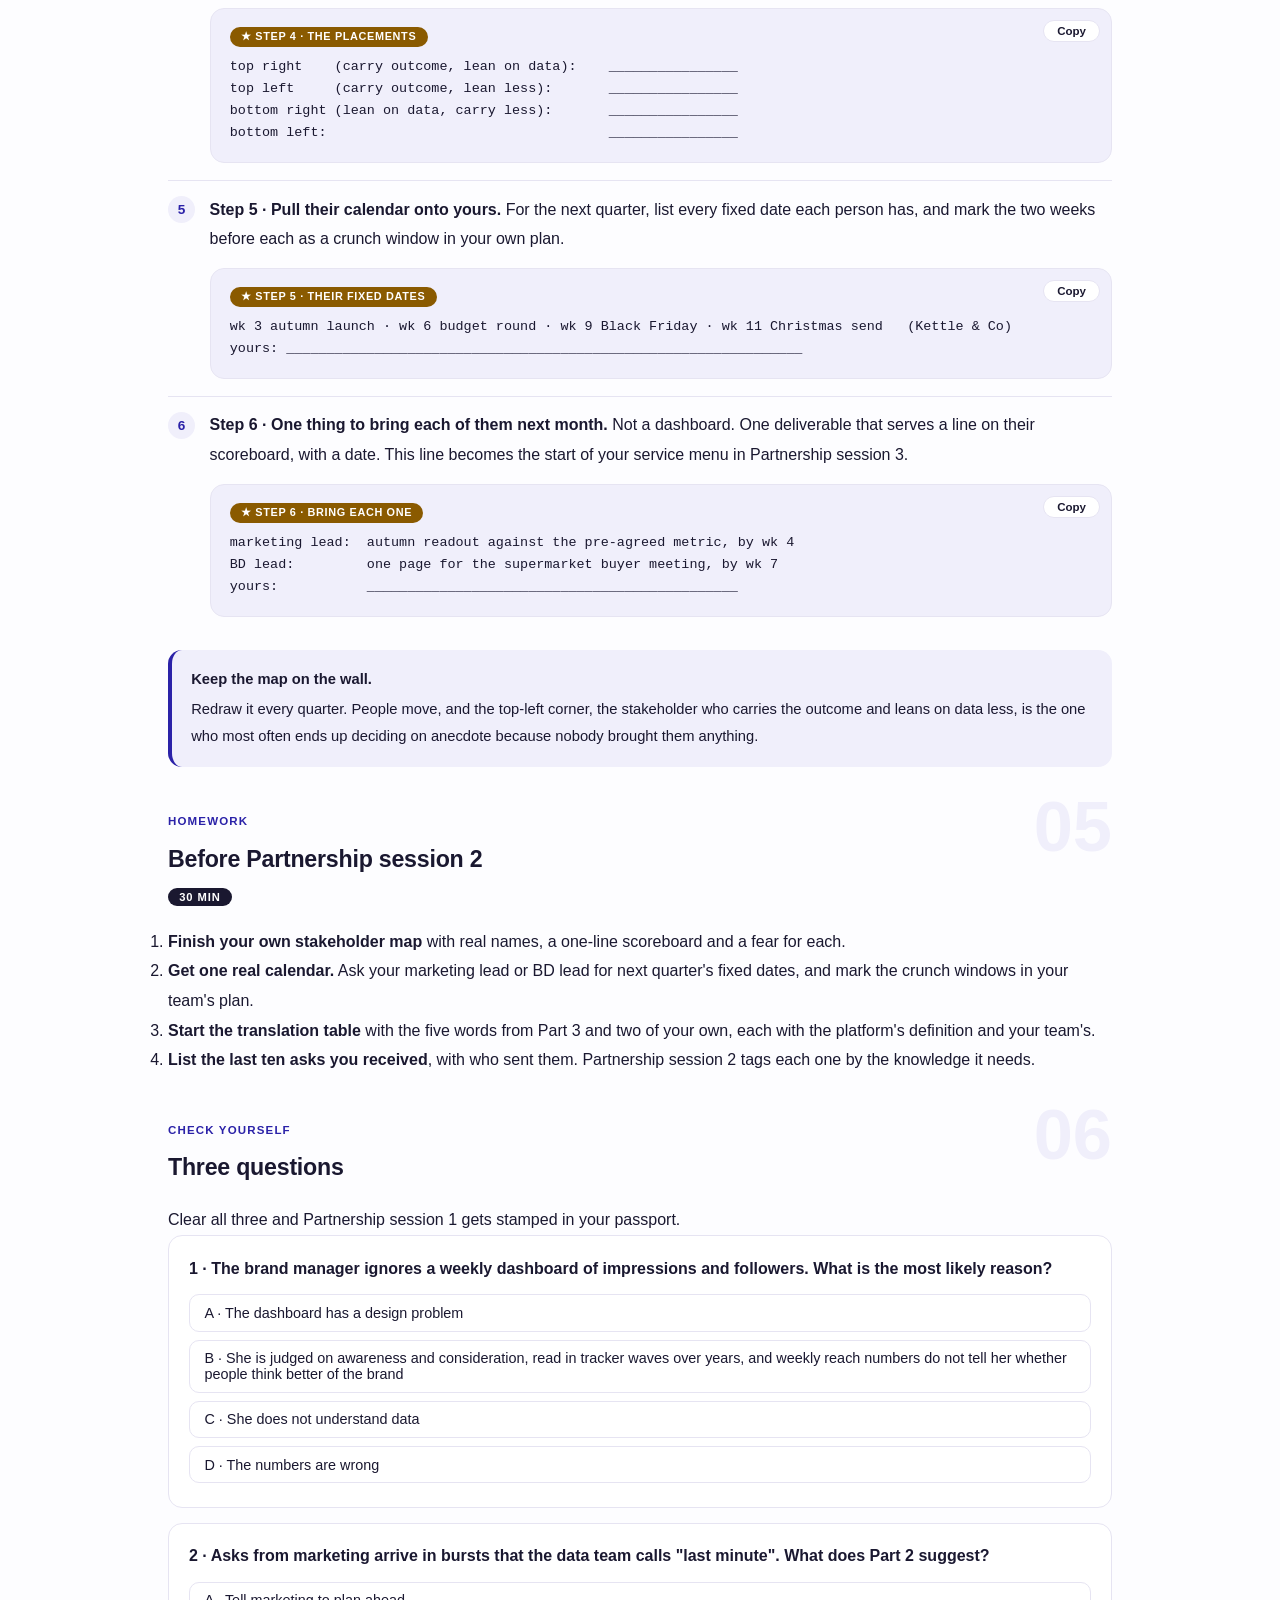
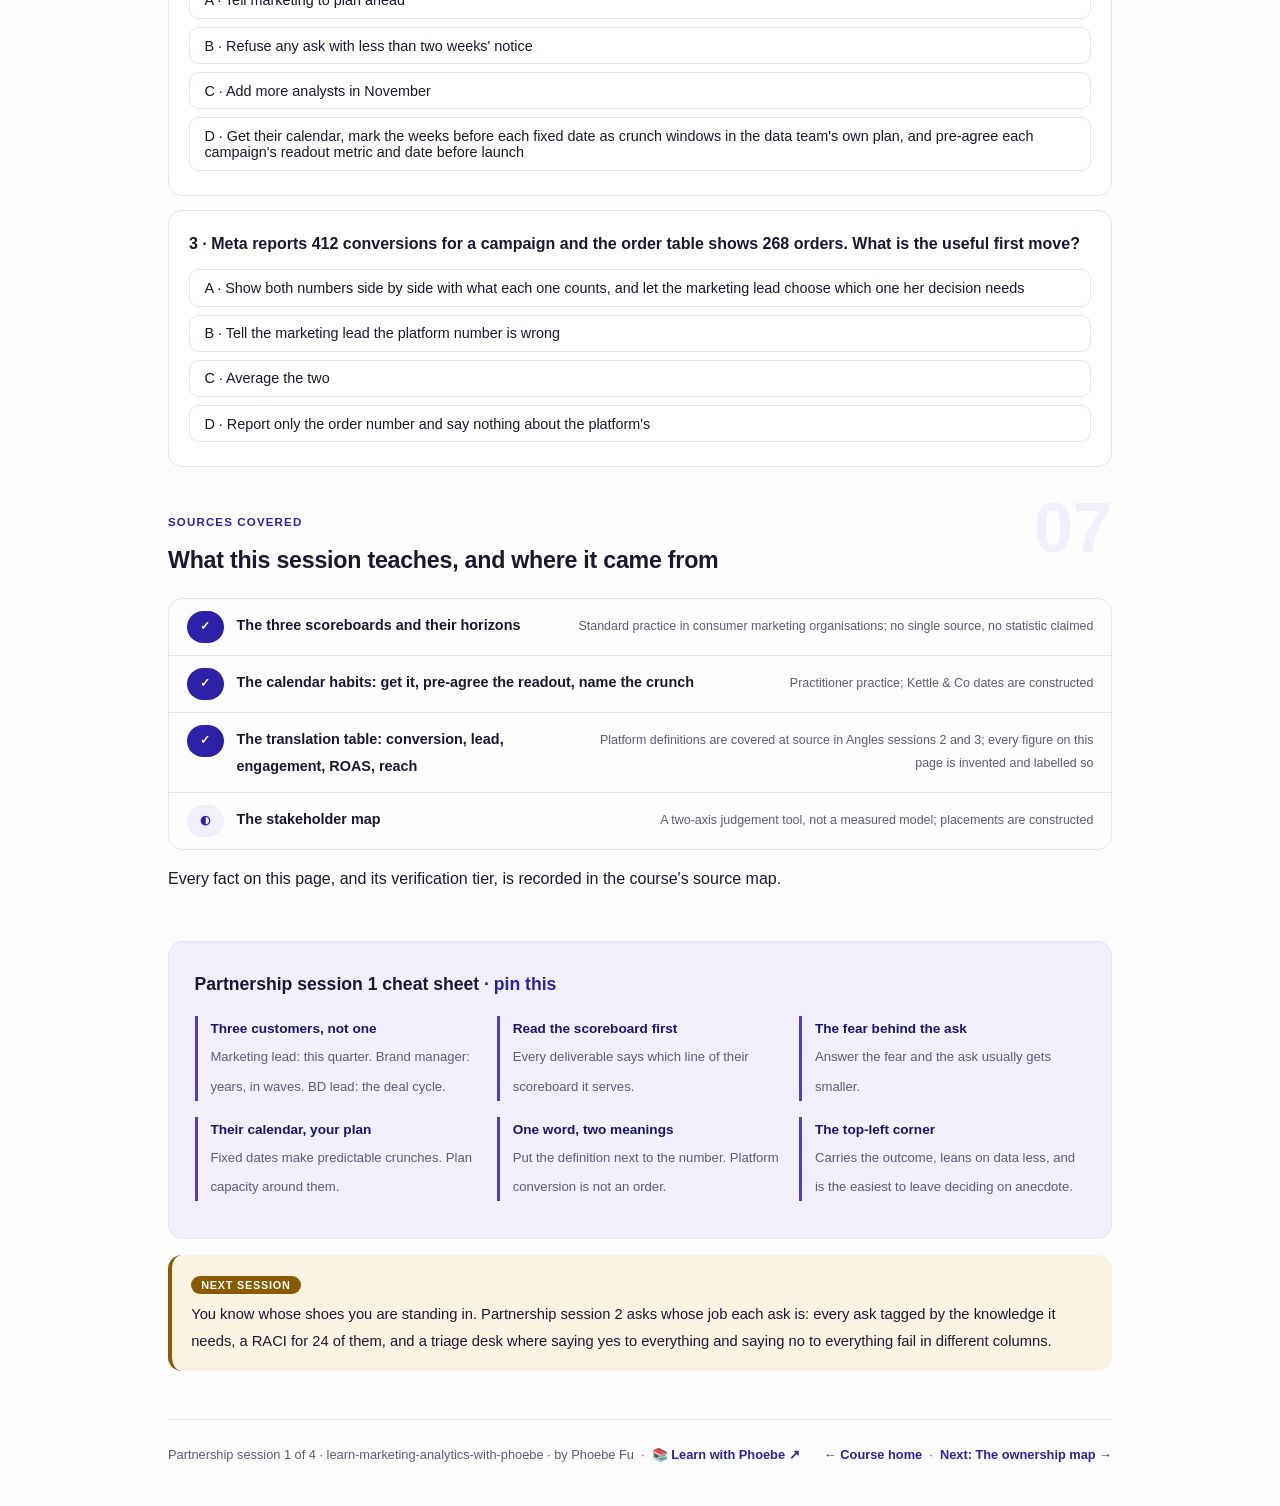
<file: courses/p1-in-their-shoes.html>
<!DOCTYPE html>
<html lang="en">
<head>
<meta charset="UTF-8">
<meta name="viewport" content="width=device-width, initial-scale=1.0">
<!-- social:start -->
<meta name="description" content="Partnership session 1 of 4. Before a data team can help marketing, brand and BD, it has to know what each of them is judged on, which dates were fixed months ago, and which words mean something different on their side of the table. The scoreboards, the calendar, the vocabulary, and a stakeholder map of Kettle &amp; Co.">
<meta property="og:type" content="article">
<meta property="og:site_name" content="Learn with Phoebe">
<meta property="og:title" content="In their shoes: what marketing, brand and BD are measured on - learn marketing analytics with phoebe">
<meta property="og:description" content="Partnership session 1 of 4. Three scoreboards, one fixed calendar, five words that mean two things, and a stakeholder map.">
<meta property="og:url" content="https://phoebefu6.github.io/learn-marketing-analytics-with-phoebe/courses/p1-in-their-shoes.html">
<meta property="og:image" content="https://phoebefu6.github.io/learn-marketing-analytics-with-phoebe/assets/og-cover.png">
<meta property="og:image:width" content="1200">
<meta property="og:image:height" content="630">
<meta name="twitter:card" content="summary_large_image">
<meta name="twitter:title" content="In their shoes: what marketing, brand and BD are measured on - learn marketing analytics with phoebe">
<meta name="twitter:description" content="Partnership session 1 of 4. The scoreboards, the calendar and the vocabulary of the people data serves.">
<meta name="twitter:image" content="https://phoebefu6.github.io/learn-marketing-analytics-with-phoebe/assets/og-cover.png">
<!-- social:end -->
<title>Partnership session 1 · In their shoes: what marketing, brand and BD are measured on - learn marketing analytics with phoebe</title>
<link rel="stylesheet" href="../assets/style.css?v=21">
</head>
<body>

<div class="toolbar">
  <div class="wrap">
    <span class="crumb"><a href="../index.html">learn-marketing-analytics-with-phoebe</a> / Partnership session 1 of 4</span>
    <button class="btn" id="toggle-all" type="button">Expand all</button>
    <button class="btn primary" id="zoom-toggle" type="button">Projector zoom: off</button>
  </div>
</div>

<header class="masthead">
  <div class="wrap">
    <div class="eyebrow">Learn Marketing Analytics with Phoebe · Partnership session 1 of 4</div>
    <h1>In their shoes: <span class="accent">what marketing, brand and BD are measured on</span></h1>
    <p class="sub">A data team that serves marketing is usually measured on tickets closed and dashboards shipped. The people it serves are measured on something else entirely: revenue from a campaign that launched on a date fixed in spring, a brand score that moves once a quarter, a deal that closes or does not. Most friction between the two sides is not about data quality or speed. It is two groups optimising different scoreboards on different clocks with the same words meaning different things. Tonight is about the other side of the table: what each role is judged on, what their calendar does to their asks, the five words that mean two things, and a stakeholder map of Kettle &amp; Co you can redraw for your own company.</p>
    <div class="chip-row">
      <span class="chip level">🟢 Partnership</span>
      <span class="chip audience">Data analysts and data scientists who serve marketing, brand and BD</span>
      <span class="chip audience">No code</span>
      <span class="chip time">45 min</span>
    </div>
    <div class="agenda">
      <span class="a1" style="flex:1">0-3 · Welcome</span>
      <span class="a2" style="flex:4">3-18 · Scoreboards, calendar, vocabulary</span>
      <span class="a3" style="flex:5">18-40 · Build-along: the Kettle &amp; Co stakeholder map</span>
      <span class="a4" style="flex:1">40-45 · Q&amp;A</span>
    </div>
  </div>
</header>

<main class="wrap">

  <section class="section" id="intro">
    <div class="section-kicker">
      <span class="klabel">Part 0</span>
      <h2>Where we start</h2>
    </div>
    <p class="lede">The Partnership track is about the working relationship, not the numbers. Four sessions: tonight, the other side's world; then who owns which ask; then the front door, an intake template and a service menu; then how to say no well, and when to say yes. The running company is Kettle &amp; Co, a constructed direct-to-consumer tea brand with a marketing lead, a brand manager, a BD lead and a data team of three. Every Kettle &amp; Co person, date and number is invented, and the pages say so. The roles are real: almost every company that sells to consumers has these three, and almost every analyst serving them has met each of the complaints below.</p>

    <div class="legend">
      <span class="pill">🎫 Clear all three quiz questions to stamp your passport</span>
      <span class="pill">Live = presented in the 45 minutes</span>
      <span class="pill">Self-study = the full depth, after class</span>
      <span class="pill">★ Build-along = everyone works it through</span>
    </div>

    <div class="callout win">
      <p><strong>★ What you walk out with tonight.</strong> A one-line answer to "what is this person judged on, and by when" for each of your stakeholders, the habit of reading an ask against their calendar rather than yours, a translation table for five words that cause most of the misunderstandings, and a stakeholder map you can put on the wall.</p>
    </div>
  </section>

  <section class="section" id="part-1">
    <div class="section-kicker">
      <span class="klabel">Part 1 · covers the three scoreboards</span>
      <h2>Three roles, three scoreboards</h2>
      <span class="tag concept">6 min live</span>
    </div>
    <p class="lede">Marketing, brand and BD are often treated as one customer of the data team. They are three, and they are judged on different things over different horizons. The marketing lead is judged this quarter, on what campaigns brought in. The brand manager is judged over years, on what people think of the brand, read in survey waves. The BD lead is judged on deals, over a cycle of months, in rooms the data team never enters. The same analysis lands differently on each of them.</p>

    <figure class="zoomable">
      <svg viewBox="0 0 880 330" xmlns="http://www.w3.org/2000/svg" role="img" aria-label="Three hand-drawn scorecards side by side. Marketing lead: judged on revenue from campaigns, CAC and ROAS, new customers; horizon this quarter's calendar; dreads a launch that misses its date. Brand manager: judged on awareness and consideration, tracker waves, consistency; horizon years, read in waves; dreads a promo that cheapens the brand. BD lead: judged on deals signed, retail listings, partner revenue; horizon the deal cycle, months; dreads walking into a buyer meeting without numbers.">
        <defs>
          <filter id="p1aSk" x="-3%" y="-3%" width="106%" height="106%"><feTurbulence type="fractalNoise" baseFrequency="0.02" numOctaves="2" seed="5" result="n"/><feDisplacementMap in="SourceGraphic" in2="n" scale="2.4" xChannelSelector="R" yChannelSelector="G"/></filter>
          <pattern id="p1aHc" patternUnits="userSpaceOnUse" width="7" height="7" patternTransform="rotate(-38)"><line x1="0" y1="0" x2="0" y2="7" stroke="#2B22A8" stroke-width="1" opacity=".5"/></pattern>
          <marker id="p1aAr" viewBox="0 0 10 10" refX="9" refY="5" markerWidth="8" markerHeight="8" orient="auto"><path d="M1 1 L9 5 L1 9" fill="none" stroke="#1A1830" stroke-width="1.6" stroke-linecap="round"/></marker>
        </defs>
        <style>
          .p1aH { font: 800 12px Inter, sans-serif; fill: #1A1830; }
          .p1aL { font: 600 12px Inter, sans-serif; fill: #1A1830; }
          .p1aS { font: 400 11px Inter, sans-serif; fill: #5E5B78; }
          .p1aB { font: 800 11px Inter, sans-serif; fill: #5C3C00; }
          .p1aA { font: 700 11px Inter, sans-serif; fill: #2B22A8; letter-spacing: .05em; }
          .p1aN { font: 400 12px Inter, sans-serif; fill: #5E5B78; }
        </style>

        <text class="p1aH" x="30" y="26">WHAT EACH ROLE IS JUDGED ON</text>
        <text class="p1aS" x="240" y="26">Kettle &amp; Co, constructed · the roles and their clocks are common to most consumer brands</text>

        <g filter="url(#p1aSk)" fill="none" stroke="#1A1830" stroke-width="2" stroke-linecap="round" stroke-linejoin="round">
          <rect x="30" y="50" width="260" height="232" rx="10" transform="rotate(-0.6 160 166)" fill="#FFFFFF"/>
          <rect x="310" y="50" width="260" height="232" rx="10" transform="rotate(0.5 440 166)" fill="#F0EFFB"/>
          <rect x="590" y="50" width="260" height="232" rx="10" transform="rotate(-0.4 720 166)" fill="#FFFFFF"/>
          <!-- the dread band, saffron, in each card -->
          <rect x="40" y="222" width="240" height="50" rx="6" fill="#FBF3E2" stroke="#8A5A00"/>
          <rect x="320" y="222" width="240" height="50" rx="6" fill="#FBF3E2" stroke="#8A5A00"/>
          <rect x="600" y="222" width="240" height="50" rx="6" fill="#FBF3E2" stroke="#8A5A00"/>
          <!-- doodle: a stopwatch on the marketing card -->
          <circle cx="262" cy="80" r="12"/>
          <path d="M262 80 L262 72 M258 64 L266 64"/>
        </g>

        <text class="p1aH" x="46" y="78">MARKETING LEAD</text>
        <text class="p1aA" x="46" y="102">JUDGED ON</text>
        <text class="p1aL" x="46" y="122">revenue from campaigns</text>
        <text class="p1aL" x="46" y="142">CAC and ROAS</text>
        <text class="p1aL" x="46" y="162">new customers</text>
        <text class="p1aA" x="46" y="190">HORIZON</text>
        <text class="p1aS" x="46" y="208">this quarter's campaign calendar</text>
        <text class="p1aB" x="52" y="242">dreads: a launch that</text>
        <text class="p1aB" x="52" y="258">misses its date</text>

        <text class="p1aH" x="326" y="78">BRAND MANAGER</text>
        <text class="p1aA" x="326" y="102">JUDGED ON</text>
        <text class="p1aL" x="326" y="122">awareness and consideration</text>
        <text class="p1aL" x="326" y="142">brand tracker waves</text>
        <text class="p1aL" x="326" y="162">consistency of the brand</text>
        <text class="p1aA" x="326" y="190">HORIZON</text>
        <text class="p1aS" x="326" y="208">years, read in quarterly waves</text>
        <text class="p1aB" x="332" y="242">dreads: a short-term promo</text>
        <text class="p1aB" x="332" y="258">that cheapens the brand</text>

        <text class="p1aH" x="606" y="78">BD LEAD</text>
        <text class="p1aA" x="606" y="102">JUDGED ON</text>
        <text class="p1aL" x="606" y="122">deals signed</text>
        <text class="p1aL" x="606" y="142">retail and B2B listings</text>
        <text class="p1aL" x="606" y="162">partner revenue</text>
        <text class="p1aA" x="606" y="190">HORIZON</text>
        <text class="p1aS" x="606" y="208">the deal cycle, months</text>
        <text class="p1aB" x="612" y="242">dreads: a buyer meeting</text>
        <text class="p1aB" x="612" y="258">with no numbers in hand</text>

        <text class="p1aN" x="30" y="316">The saffron band is the fear behind most urgent asks. Answer the fear and the ask usually gets smaller.</text>
      </svg>
      <figcaption>🔍 Click to zoom - three scorecards, three clocks; the same analysis lands differently on each</figcaption>
    </figure>

    <details class="card" open>
      <summary><span class="mode live">Live</span>Read the scoreboard before you read the ask<span class="mini">4 min</span><span class="caret">▶</span></summary>
      <div class="body">
        <p><strong>The marketing lead</strong> owns a budget and a calendar, and is judged on what the budget brought in, usually as revenue, new customers, cost per acquisition (CAC) and return on ad spend (ROAS). Their asks are short-fused because their dates are fixed. When they ask "is the campaign working?", the question underneath is "do I keep spending on Monday?".</p>
        <p><strong>The brand manager</strong> owns how the brand is seen, and is judged on awareness, consideration and consistency, read in survey waves months apart. Their asks are slower and more defensive: "show me this promotion is not hurting us" is a common one. A dashboard of weekly clicks rarely helps them, and a careful read of a tracker wave with its uncertainty often does.</p>
        <p><strong>The BD lead</strong> owns partnerships and channels: retailers, B2B accounts, marketplaces, distributors. They are judged on deals, in meetings the data team never attends. Their asks arrive as "I need numbers for Thursday", and what they need is one page they can defend across a table from a buyer.</p>
      </div>
    </details>

    <details class="card">
      <summary><span class="mode self">Self-study</span>What a data team is usually measured on, and why that matters here<span class="mini">3 min</span><span class="caret">▶</span></summary>
      <div class="body">
        <p>Data teams are often measured on throughput: tickets closed, dashboards delivered, uptime. None of those appear on the three scoreboards above. A data team that closes forty tickets in a month in which the marketing lead missed a launch has not helped, by the only measure the marketing lead has. The fix is not to adopt their scoreboard as yours, which is how analysts end up owning strategy (Partnership session 2). It is to know their scoreboard well enough that every deliverable says which line of it the work serves.</p>
      </div>
    </details>

    <div class="callout example">
      <span class="ex-pill">Real world</span>
      <p><strong>The dashboard nobody opened.</strong> A data team ships a beautiful weekly brand dashboard: impressions, followers, engagement rate, all trending up. The brand manager never opens it after week two. When asked, she says the numbers do not tell her whether people think better of the brand, which is what she is judged on, and that she gets that once a quarter from the tracker anyway. Constructed example; the mismatch is common.</p>
    </div>
  </section>

  <section class="section" id="part-2">
    <div class="section-kicker">
      <span class="klabel">Part 2 · covers the calendar</span>
      <h2>Their calendar was fixed months ago</h2>
      <span class="tag concept">5 min live</span>
    </div>
    <p class="lede">Most marketing dates are set long before the data team hears about them: the autumn launch, the budget round, Black Friday, the Christmas send. An ask that lands "too late" usually landed exactly when the requester's own plan reached the point of needing evidence. A data team that plans its capacity around its own sprint and ignores the marketing calendar will be surprised by the same crunch four times a year.</p>

    <figure class="zoomable">
      <svg viewBox="0 0 880 330" xmlns="http://www.w3.org/2000/svg" role="img" aria-label="A hand-drawn thirteen-week quarter. Four fixed dates are marked as diamonds on the axis: the autumn launch in week 3, the budget round in week 6, Black Friday in week 9 and the Christmas send in week 11. Before each date a hatched window shows when the data asks land. After each date a small arrow points to the readout, wanted about a week later.">
        <defs>
          <filter id="p1bSk" x="-3%" y="-3%" width="106%" height="106%"><feTurbulence type="fractalNoise" baseFrequency="0.02" numOctaves="2" seed="13" result="n"/><feDisplacementMap in="SourceGraphic" in2="n" scale="2.4" xChannelSelector="R" yChannelSelector="G"/></filter>
          <pattern id="p1bHc" patternUnits="userSpaceOnUse" width="7" height="7" patternTransform="rotate(-38)"><line x1="0" y1="0" x2="0" y2="7" stroke="#2B22A8" stroke-width="1" opacity=".5"/></pattern>
          <marker id="p1bAr" viewBox="0 0 10 10" refX="9" refY="5" markerWidth="8" markerHeight="8" orient="auto"><path d="M1 1 L9 5 L1 9" fill="none" stroke="#1A1830" stroke-width="1.6" stroke-linecap="round"/></marker>
        </defs>
        <style>
          .p1bH { font: 800 12px Inter, sans-serif; fill: #1A1830; }
          .p1bL { font: 600 12px Inter, sans-serif; fill: #1A1830; }
          .p1bS { font: 400 11px Inter, sans-serif; fill: #5E5B78; }
          .p1bB { font: 800 11px Inter, sans-serif; fill: #5C3C00; }
          .p1bA { font: 700 11px Inter, sans-serif; fill: #2B22A8; }
          .p1bN { font: 400 12px Inter, sans-serif; fill: #5E5B78; }
        </style>

        <text class="p1bH" x="30" y="26">ONE QUARTER AT KETTLE &amp; CO</text>
        <text class="p1bS" x="230" y="26">constructed dates · hatched: when the data asks land · arrows: when the readout is wanted</text>

        <g filter="url(#p1bSk)" fill="none" stroke="#1A1830" stroke-width="2" stroke-linecap="round" stroke-linejoin="round">
          <path d="M50 210 L810 210" marker-end="url(#p1bAr)"/>
          <rect x="62" y="150" width="114" height="56" rx="4" fill="url(#p1bHc)" stroke="none"/>
          <rect x="242" y="150" width="114" height="56" rx="4" fill="url(#p1bHc)" stroke="none"/>
          <rect x="422" y="150" width="114" height="56" rx="4" fill="url(#p1bHc)" stroke="none"/>
          <rect x="602" y="150" width="54" height="56" rx="4" fill="url(#p1bHc)" stroke="none"/>
          <path d="M180 200 L190 210 L180 220 L170 210 Z" fill="#8A5A00" stroke="#8A5A00"/>
          <path d="M360 200 L370 210 L360 220 L350 210 Z" fill="#8A5A00" stroke="#8A5A00"/>
          <path d="M540 200 L550 210 L540 220 L530 210 Z" fill="#8A5A00" stroke="#8A5A00"/>
          <path d="M660 200 L670 210 L660 220 L650 210 Z" fill="#8A5A00" stroke="#8A5A00"/>
          <path d="M184 256 L232 256" marker-end="url(#p1bAr)"/>
          <path d="M364 256 L412 256" marker-end="url(#p1bAr)"/>
          <path d="M544 256 L592 256" marker-end="url(#p1bAr)"/>
          <path d="M664 256 L712 256" marker-end="url(#p1bAr)"/>
          <!-- doodle: a pinned calendar page -->
          <rect x="800" y="60" width="40" height="36" rx="3" fill="#FFFFFF"/>
          <path d="M800 72 L840 72 M810 54 L810 64 M830 54 L830 64"/>
        </g>

        <text class="p1bB" x="180" y="138" text-anchor="middle">autumn launch</text>
        <text class="p1bB" x="360" y="138" text-anchor="middle">budget round</text>
        <text class="p1bB" x="540" y="138" text-anchor="middle">Black Friday</text>
        <text class="p1bB" x="660" y="118" text-anchor="middle">Christmas send</text>

        <text class="p1bA" x="60" y="236" text-anchor="middle">wk 1</text>
        <text class="p1bA" x="180" y="236" text-anchor="middle">wk 3</text>
        <text class="p1bA" x="360" y="236" text-anchor="middle">wk 6</text>
        <text class="p1bA" x="540" y="236" text-anchor="middle">wk 9</text>
        <text class="p1bA" x="660" y="236" text-anchor="middle">wk 11</text>
        <text class="p1bA" x="780" y="236" text-anchor="middle">wk 13</text>
        <text class="p1bS" x="184" y="276">readout wanted</text>

        <text class="p1bN" x="30" y="300">The dates were fixed months ago and the asks arrive inside the hatch, four times a quarter.</text>
        <text class="p1bN" x="30" y="318">Put their calendar into your capacity plan and the crunch stops being a surprise.</text>
      </svg>
      <figcaption>🔍 Click to zoom - every hatched window is a week or two of asks that the data team could have predicted in spring</figcaption>
    </figure>

    <details class="card">
      <summary><span class="mode live">Live</span>Three habits that make the calendar work for you<span class="mini">3 min</span><span class="caret">▶</span></summary>
      <div class="body">
        <p><strong>Get the calendar.</strong> Ask the marketing lead for the campaign calendar and the BD lead for the deal pipeline dates, once a quarter. Put both into the data team's planning, so the weeks before each fixed date carry less internal work.</p>
        <p><strong>Pre-agree the readout.</strong> For every campaign on the calendar, agree the success metric and the readout date before launch. A readout negotiated after the campaign ends turns into a search for a metric that looks good.</p>
        <p><strong>Name the crunch.</strong> When two fixed dates collide, as Black Friday and the Christmas send do, say so in week one, with the capacity you have. That conversation is Partnership session 4.</p>
      </div>
    </details>

    <details class="card">
      <summary><span class="mode self">Self-study</span>Why "plan ahead" is not the answer you can give them<span class="mini">2 min</span><span class="caret">▶</span></summary>
      <div class="body">
        <p>Telling a marketing lead to send asks earlier rarely works, because their own inputs arrive late too: a retailer moves a slot, a creator drops out, the budget round cuts a channel. The data team is in a better position to absorb timing than to change it. What it can change is how predictable the crunch is, and how small each ask is when it lands, which is what an intake template (Partnership session 3) does.</p>
      </div>
    </details>
  </section>

  <section class="section" id="part-3">
    <div class="section-kicker">
      <span class="klabel">Part 3 · covers the shared vocabulary</span>
      <h2>Five words that mean two things</h2>
      <span class="tag concept">4 min live</span>
    </div>
    <p class="lede">Most "the numbers don't match" arguments between marketing and data are not arithmetic. They are one word with two definitions. The platform's conversion is any goal event the platform counts; the data team's conversion is usually an order in the company's own database. Both are right. Neither is the other.</p>

    <figure class="zoomable">
      <svg viewBox="0 0 880 330" xmlns="http://www.w3.org/2000/svg" role="img" aria-label="A hand-drawn two-column dictionary. Conversion: on the platform, any goal event the platform counts; in our data, an order in our own database, deduplicated. Lead: a form fill or a badge scan; a person or account we can match to an order. Engagement: likes, comments, shares and saves; a behaviour that predicts a purchase, if any does. ROAS, highlighted: revenue the platform attributes divided by spend; incremental revenue from a holdout divided by spend. Reach: people who saw it, as the platform estimates; unique customers we can identify, which is fewer.">
        <defs>
          <filter id="p1cSk" x="-3%" y="-3%" width="106%" height="106%"><feTurbulence type="fractalNoise" baseFrequency="0.02" numOctaves="2" seed="29" result="n"/><feDisplacementMap in="SourceGraphic" in2="n" scale="2.4" xChannelSelector="R" yChannelSelector="G"/></filter>
          <pattern id="p1cHc" patternUnits="userSpaceOnUse" width="7" height="7" patternTransform="rotate(-38)"><line x1="0" y1="0" x2="0" y2="7" stroke="#2B22A8" stroke-width="1" opacity=".5"/></pattern>
          <marker id="p1cAr" viewBox="0 0 10 10" refX="9" refY="5" markerWidth="8" markerHeight="8" orient="auto"><path d="M1 1 L9 5 L1 9" fill="none" stroke="#1A1830" stroke-width="1.6" stroke-linecap="round"/></marker>
        </defs>
        <style>
          .p1cH { font: 800 12px Inter, sans-serif; fill: #1A1830; }
          .p1cL { font: 600 12px Inter, sans-serif; fill: #1A1830; }
          .p1cS { font: 400 11px Inter, sans-serif; fill: #5E5B78; }
          .p1cB { font: 800 11px Inter, sans-serif; fill: #5C3C00; }
          .p1cA { font: 700 11px Inter, sans-serif; fill: #2B22A8; letter-spacing: .05em; }
          .p1cW { font: 800 12px Inter, sans-serif; fill: #FFFFFF; }
          .p1cN { font: 400 12px Inter, sans-serif; fill: #5E5B78; }
        </style>

        <text class="p1cH" x="30" y="26">THE TRANSLATION TABLE</text>
        <text class="p1cA" x="180" y="56">WHEN MARKETING OR THE PLATFORM SAYS IT</text>
        <text class="p1cA" x="510" y="56">WHAT THE DATA TEAM USUALLY MEANS</text>

        <g filter="url(#p1cSk)" fill="none" stroke="#1A1830" stroke-width="2" stroke-linecap="round" stroke-linejoin="round">
          <rect x="30" y="68" width="130" height="38" rx="6" transform="rotate(-1 95 87)" fill="#F0EFFB"/>
          <rect x="30" y="114" width="130" height="38" rx="6" transform="rotate(1 95 133)" fill="#F0EFFB"/>
          <rect x="30" y="160" width="130" height="38" rx="6" transform="rotate(-1 95 179)" fill="#F0EFFB"/>
          <rect x="30" y="206" width="130" height="38" rx="6" transform="rotate(1 95 225)" fill="#8A5A00" stroke="#8A5A00"/>
          <rect x="30" y="252" width="130" height="38" rx="6" transform="rotate(-1 95 271)" fill="#F0EFFB"/>
          <path d="M470 70 L470 292" stroke="#CFCDE0"/>
          <!-- doodle: a speech bubble -->
          <path d="M800 20 L850 20 L850 46 L822 46 L812 56 L812 46 L800 46 Z" stroke="#2B22A8"/>
        </g>

        <text class="p1cH" x="95" y="91" text-anchor="middle">conversion</text>
        <text class="p1cL" x="180" y="91">any goal event the platform counts</text>
        <text class="p1cL" x="490" y="91">an order in our own database, deduplicated</text>

        <text class="p1cH" x="95" y="137" text-anchor="middle">lead</text>
        <text class="p1cL" x="180" y="137">a form fill, or a badge scan at a fair</text>
        <text class="p1cL" x="490" y="137">a person or account we can match to an order</text>

        <text class="p1cH" x="95" y="183" text-anchor="middle">engagement</text>
        <text class="p1cL" x="180" y="183">likes, comments, shares, saves</text>
        <text class="p1cL" x="490" y="183">a behaviour that predicts a purchase, if any does</text>

        <text class="p1cW" x="95" y="229" text-anchor="middle">ROAS</text>
        <text class="p1cL" x="180" y="229">revenue the platform attributes / spend</text>
        <text class="p1cB" x="490" y="229">incremental revenue from a holdout / spend</text>

        <text class="p1cH" x="95" y="275" text-anchor="middle">reach</text>
        <text class="p1cL" x="180" y="275">people who saw it, as the platform estimates</text>
        <text class="p1cL" x="490" y="275">customers we can identify, which is fewer</text>

        <text class="p1cN" x="30" y="318">Write the definition next to the number, every time. ROAS is highlighted because it is the one that moves budgets.</text>
      </svg>
      <figcaption>🔍 Click to zoom - neither column is wrong; a number with no definition next to it is the problem</figcaption>
    </figure>

    <details class="card">
      <summary><span class="mode live">Live</span>How to correct a definition without correcting a person<span class="mini">3 min</span><span class="caret">▶</span></summary>
      <div class="body">
        <p>"That's not a real conversion" is accurate and lands as an insult. "Meta counts 412 conversions; our order table has 268 orders from the same campaign; here is what each one counts" is accurate and lands as help. The habit is to show both numbers side by side with their definitions, and let the marketer choose which one their decision needs. Usually they choose yours, and they remember that you did not make them feel foolish. (Both figures in this paragraph are invented for the illustration.)</p>
        <p>Angles sessions 2 and 3 take each channel's own metrics in turn: what the platform reports, which number looks good and decides nothing, and where the data team adds value.</p>
      </div>
    </details>

    <details class="card">
      <summary><span class="mode self">Self-study</span>Build a glossary they own<span class="mini">2 min</span><span class="caret">▶</span></summary>
      <div class="body">
        <p>A glossary written by data and imposed on marketing is ignored. A glossary written with the marketing lead, in their words, with the data definition next to each, gets used, because it is theirs. Keep it to the twenty terms that actually appear on their slides. Every term carries an owner, which for platform metrics is the platform, and a note on how it differs from the company's own count.</p>
      </div>
    </details>

    <div class="callout example">
      <span class="ex-pill">Real world</span>
      <p><strong>Two numbers in one meeting.</strong> A marketing lead presents a campaign with "1,200 leads" from the platform; the finance partner has "300 new customers" from the order system. Twenty minutes go on whose number is wrong. Neither is: one counts form fills, the other counts first orders, and about a quarter of the leads bought. Put both on one slide with their definitions and the meeting is about the conversion rate, which is the question that mattered. Constructed example; the numbers are invented.</p>
    </div>
  </section>

  <section class="section" id="demo-1">
    <div class="section-kicker">
      <span class="klabel">Build-along</span>
      <h2>The Kettle &amp; Co stakeholder map</h2>
      <span class="tag demo">★ 22 min · everyone works it through</span>
    </div>
    <p class="lede">No code. Six steps that turn "marketing" into five named people with five scoreboards, placed on one map, with one thing you can bring each of them next month. Work it for Kettle &amp; Co first, then for your own company. Every placement on the Kettle &amp; Co map is a constructed judgement, and yours will differ.</p>

    <figure class="zoomable">
      <svg viewBox="0 0 880 340" xmlns="http://www.w3.org/2000/svg" role="img" aria-label="A hand-drawn two by two map. The horizontal axis is how much their decisions depend on data; the vertical axis is how much of the outcome they carry. Marketing lead sits top right, BD lead and brand manager top left, finance bottom right, ops bottom left. A panel on the right lists what to bring each one: a readout before the next launch, numbers for the buyer meeting, a wave read with its interval, CAC and payback they can audit, SKU margin after fees.">
        <defs>
          <filter id="p1dSk" x="-3%" y="-3%" width="106%" height="106%"><feTurbulence type="fractalNoise" baseFrequency="0.02" numOctaves="2" seed="47" result="n"/><feDisplacementMap in="SourceGraphic" in2="n" scale="2.4" xChannelSelector="R" yChannelSelector="G"/></filter>
          <pattern id="p1dHc" patternUnits="userSpaceOnUse" width="7" height="7" patternTransform="rotate(-38)"><line x1="0" y1="0" x2="0" y2="7" stroke="#2B22A8" stroke-width="1" opacity=".5"/></pattern>
          <marker id="p1dAr" viewBox="0 0 10 10" refX="9" refY="5" markerWidth="8" markerHeight="8" orient="auto"><path d="M1 1 L9 5 L1 9" fill="none" stroke="#1A1830" stroke-width="1.6" stroke-linecap="round"/></marker>
        </defs>
        <style>
          .p1dH { font: 800 12px Inter, sans-serif; fill: #1A1830; }
          .p1dL { font: 600 12px Inter, sans-serif; fill: #1A1830; }
          .p1dS { font: 400 11px Inter, sans-serif; fill: #5E5B78; }
          .p1dB { font: 800 11px Inter, sans-serif; fill: #5C3C00; }
          .p1dA { font: 700 11px Inter, sans-serif; fill: #2B22A8; }
          .p1dW { font: 800 12px Inter, sans-serif; fill: #FFFFFF; }
          .p1dN { font: 400 12px Inter, sans-serif; fill: #5E5B78; }
        </style>

        <text class="p1dH" x="30" y="26">THE STAKEHOLDER MAP</text>
        <text class="p1dS" x="190" y="26">Kettle &amp; Co, constructed placements · redraw it for your own company</text>

        <g filter="url(#p1dSk)" fill="none" stroke="#1A1830" stroke-width="2" stroke-linecap="round" stroke-linejoin="round">
          <path d="M80 290 L80 52" marker-end="url(#p1dAr)"/>
          <path d="M80 290 L530 290" marker-end="url(#p1dAr)"/>
          <path d="M300 60 L300 286 M84 175 L520 175" stroke="#CFCDE0" stroke-dasharray="4 5"/>
          <rect x="360" y="80" width="130" height="36" rx="6" transform="rotate(-2 425 98)" fill="#8A5A00" stroke="#8A5A00"/>
          <rect x="150" y="76" width="120" height="36" rx="6" transform="rotate(1.5 210 94)" fill="#F0EFFB"/>
          <rect x="110" y="126" width="140" height="36" rx="6" transform="rotate(-1.5 180 144)" fill="#F0EFFB"/>
          <rect x="360" y="206" width="120" height="36" rx="6" transform="rotate(1.5 420 224)" fill="#FFFFFF"/>
          <rect x="130" y="226" width="110" height="36" rx="6" transform="rotate(-1 185 244)" fill="#FFFFFF"/>
          <rect x="570" y="52" width="280" height="238" rx="10" transform="rotate(0.4 710 171)" fill="#FBF3E2" stroke="#8A5A00"/>
          <!-- doodle: a pin on the top-right note -->
          <circle cx="488" cy="78" r="6" fill="#FFFFFF" stroke="#2B22A8"/>
        </g>

        <text class="p1dW" x="425" y="103" text-anchor="middle">marketing lead</text>
        <text class="p1dL" x="210" y="99" text-anchor="middle">BD lead</text>
        <text class="p1dL" x="180" y="149" text-anchor="middle">brand manager</text>
        <text class="p1dL" x="420" y="229" text-anchor="middle">finance</text>
        <text class="p1dL" x="185" y="249" text-anchor="middle">ops</text>

        <text class="p1dA" x="530" y="310" text-anchor="end">their decisions depend on data</text>
        <text class="p1dA" x="70" y="48" text-anchor="start">they carry the outcome</text>

        <text class="p1dH" x="590" y="80">BRING EACH ONE, NEXT MONTH</text>
        <text class="p1dB" x="590" y="110">marketing lead</text>
        <text class="p1dS" x="590" y="126">a readout before the next launch</text>
        <text class="p1dB" x="590" y="152">BD lead</text>
        <text class="p1dS" x="590" y="168">one page for the buyer meeting</text>
        <text class="p1dB" x="590" y="194">brand manager</text>
        <text class="p1dS" x="590" y="210">a wave read with its interval</text>
        <text class="p1dB" x="590" y="236">finance and ops</text>
        <text class="p1dS" x="590" y="252">CAC and payback they can audit;</text>
        <text class="p1dS" x="590" y="268">SKU margin after marketplace fees</text>

        <text class="p1dN" x="30" y="332">Top right is where a data team's time pays most. Top left carries the outcome and is easiest to under-serve.</text>
      </svg>
      <figcaption>🔍 Click to zoom - the saffron note is the stakeholder whose decisions lean on data hardest and who carries the outcome</figcaption>
    </figure>

    <div class="steps">
      <div class="step">
        <p><strong>Step 1 · Name the people, not the department.</strong> "Marketing" is not a stakeholder. Write each person who sends the data team asks, with their role. Kettle &amp; Co has five: the marketing lead, the brand manager, the BD lead, the finance partner and the ops lead.</p>
        <div class="prompt-box good"><span class="label">★ Step 1 · the people</span>name / role:  ______________________   ______________________
name / role:  ______________________   ______________________
name / role:  ______________________</div>
      </div>
      <div class="step">
        <p><strong>Step 2 · Write each scoreboard in one line.</strong> What are they judged on, and by when? If you do not know, that is the first question for your next one-to-one with them.</p>
        <div class="prompt-box good"><span class="label">★ Step 2 · the scoreboards</span>marketing lead:  revenue, new customers, CAC and ROAS, this quarter   (Kettle &amp; Co)
brand manager:   awareness, consideration, tracker waves, years
BD lead:         deals signed, listings, partner revenue, the deal cycle
yours:           ______________________________________________</div>
      </div>
      <div class="step">
        <p><strong>Step 3 · Write the fear behind their urgent asks.</strong> The saffron band from Part 1. It is usually one sentence, and it predicts the asks better than their job title does.</p>
        <div class="prompt-box good"><span class="label">★ Step 3 · the fear</span>marketing lead:  a launch that misses its date
BD lead:         a buyer meeting with no numbers in hand
yours:           ______________________________________________</div>
      </div>
      <div class="step">
        <p><strong>Step 4 · Place them on the map.</strong> Two questions per person: how much of the outcome do they carry, and how much do their decisions depend on data? Rough is fine. Kettle &amp; Co's marketing lead goes top right; its ops lead bottom left.</p>
        <div class="prompt-box good"><span class="label">★ Step 4 · the placements</span>top right    (carry outcome, lean on data):    ________________
top left     (carry outcome, lean less):       ________________
bottom right (lean on data, carry less):       ________________
bottom left:                                   ________________</div>
      </div>
      <div class="step">
        <p><strong>Step 5 · Pull their calendar onto yours.</strong> For the next quarter, list every fixed date each person has, and mark the two weeks before each as a crunch window in your own plan.</p>
        <div class="prompt-box good"><span class="label">★ Step 5 · their fixed dates</span>wk 3 autumn launch · wk 6 budget round · wk 9 Black Friday · wk 11 Christmas send   (Kettle &amp; Co)
yours: ________________________________________________________________</div>
      </div>
      <div class="step">
        <p><strong>Step 6 · One thing to bring each of them next month.</strong> Not a dashboard. One deliverable that serves a line on their scoreboard, with a date. This line becomes the start of your service menu in Partnership session 3.</p>
        <div class="prompt-box good"><span class="label">★ Step 6 · bring each one</span>marketing lead:  autumn readout against the pre-agreed metric, by wk 4
BD lead:         one page for the supermarket buyer meeting, by wk 7
yours:           ______________________________________________</div>
      </div>
    </div>

    <div class="callout tip">
      <p><strong>Keep the map on the wall.</strong> Redraw it every quarter. People move, and the top-left corner, the stakeholder who carries the outcome and leans on data less, is the one who most often ends up deciding on anecdote because nobody brought them anything.</p>
    </div>
  </section>

  <section class="section" id="exercise">
    <div class="section-kicker">
      <span class="klabel">Homework</span>
      <h2>Before Partnership session 2</h2>
      <span class="tag exercise">30 min</span>
    </div>
    <ol>
      <li><strong>Finish your own stakeholder map</strong> with real names, a one-line scoreboard and a fear for each.</li>
      <li><strong>Get one real calendar.</strong> Ask your marketing lead or BD lead for next quarter's fixed dates, and mark the crunch windows in your team's plan.</li>
      <li><strong>Start the translation table</strong> with the five words from Part 3 and two of your own, each with the platform's definition and your team's.</li>
      <li><strong>List the last ten asks you received</strong>, with who sent them. Partnership session 2 tags each one by the knowledge it needs.</li>
    </ol>
  </section>

  <section class="section" id="quiz">
    <div class="section-kicker">
      <span class="klabel">Check yourself</span>
      <h2>Three questions</h2>
    </div>
    <p>Clear all three and Partnership session 1 gets stamped in your passport.</p>

    <div class="quiz-q" data-answer="1">
      <p class="qtext">1 · The brand manager ignores a weekly dashboard of impressions and followers. What is the most likely reason?</p>
      <button class="qopt" type="button">A · The dashboard has a design problem</button>
      <button class="qopt" type="button">B · She is judged on awareness and consideration, read in tracker waves over years, and weekly reach numbers do not tell her whether people think better of the brand</button>
      <button class="qopt" type="button">C · She does not understand data</button>
      <button class="qopt" type="button">D · The numbers are wrong</button>
      <p class="qwhy">Read the scoreboard before the ask. A deliverable that serves no line on her scoreboard will not be used, however accurate it is.</p>
    </div>

    <div class="quiz-q" data-answer="3">
      <p class="qtext">2 · Asks from marketing arrive in bursts that the data team calls "last minute". What does Part 2 suggest?</p>
      <button class="qopt" type="button">A · Tell marketing to plan ahead</button>
      <button class="qopt" type="button">B · Refuse any ask with less than two weeks' notice</button>
      <button class="qopt" type="button">C · Add more analysts in November</button>
      <button class="qopt" type="button">D · Get their calendar, mark the weeks before each fixed date as crunch windows in the data team's own plan, and pre-agree each campaign's readout metric and date before launch</button>
      <p class="qwhy">The dates were fixed months earlier and the asks arrive when the plan needs evidence. The data team can rarely change the timing; it can make the crunch predictable and the asks smaller.</p>
    </div>

    <div class="quiz-q" data-answer="0">
      <p class="qtext">3 · Meta reports 412 conversions for a campaign and the order table shows 268 orders. What is the useful first move?</p>
      <button class="qopt" type="button">A · Show both numbers side by side with what each one counts, and let the marketing lead choose which one her decision needs</button>
      <button class="qopt" type="button">B · Tell the marketing lead the platform number is wrong</button>
      <button class="qopt" type="button">C · Average the two</button>
      <button class="qopt" type="button">D · Report only the order number and say nothing about the platform's</button>
      <p class="qwhy">One word, two definitions, both correct for what they count. Correct the definition, not the person. (The two figures are invented for the question.)</p>
    </div>

    <p class="quiz-score"></p>
  </section>

  <section class="section" id="official">
    <div class="section-kicker">
      <span class="klabel">Sources covered</span>
      <h2>What this session teaches, and where it came from</h2>
    </div>
    <div class="covered">
      <div class="covered-row"><span class="status pill solid">✓</span><span class="name">The three scoreboards and their horizons</span><span class="note">Standard practice in consumer marketing organisations; no single source, no statistic claimed</span></div>
      <div class="covered-row"><span class="status pill solid">✓</span><span class="name">The calendar habits: get it, pre-agree the readout, name the crunch</span><span class="note">Practitioner practice; Kettle &amp; Co dates are constructed</span></div>
      <div class="covered-row"><span class="status pill solid">✓</span><span class="name">The translation table: conversion, lead, engagement, ROAS, reach</span><span class="note">Platform definitions are covered at source in Angles sessions 2 and 3; every figure on this page is invented and labelled so</span></div>
      <div class="covered-row"><span class="status pill light">◐</span><span class="name">The stakeholder map</span><span class="note">A two-axis judgement tool, not a measured model; placements are constructed</span></div>
    </div>
    <p class="mono" style="margin-top:14px">Every fact on this page, and its verification tier, is recorded in the course's source map.</p>
  </section>

  <section class="cheat" id="cheatsheet">
    <h3>Partnership session 1 cheat sheet <span>· pin this</span></h3>
    <div class="grid-2">
      <div class="cheat-item"><b>Three customers, not one</b><span>Marketing lead: this quarter. Brand manager: years, in waves. BD lead: the deal cycle.</span></div>
      <div class="cheat-item"><b>Read the scoreboard first</b><span>Every deliverable says which line of their scoreboard it serves.</span></div>
      <div class="cheat-item"><b>The fear behind the ask</b><span>Answer the fear and the ask usually gets smaller.</span></div>
      <div class="cheat-item"><b>Their calendar, your plan</b><span>Fixed dates make predictable crunches. Plan capacity around them.</span></div>
      <div class="cheat-item"><b>One word, two meanings</b><span>Put the definition next to the number. Platform conversion is not an order.</span></div>
      <div class="cheat-item"><b>The top-left corner</b><span>Carries the outcome, leans on data less, and is the easiest to leave deciding on anecdote.</span></div>
    </div>
  </section>

  <div class="callout next">
    <span class="nx-pill">Next session</span>
    <p>You know whose shoes you are standing in. Partnership session 2 asks whose job each ask is: every ask tagged by the knowledge it needs, a RACI for 24 of them, and a triage desk where saying yes to everything and saying no to everything fail in different columns.</p>
  </div>

  <footer class="pagefoot">
    <span>Partnership session 1 of 4 · learn-marketing-analytics-with-phoebe · by Phoebe Fu &nbsp;·&nbsp; 📚 <a href="https://phoebefu6.github.io/learn-with-phoebe/">Learn with Phoebe ↗</a></span>
    <span><a href="../index.html">← Course home</a> &nbsp;·&nbsp; <a href="p2-the-ownership-map.html">Next: The ownership map →</a></span>
  </footer>

</main>

<script src="../assets/app.js?v=19"></script>
</body>
</html>
</file>
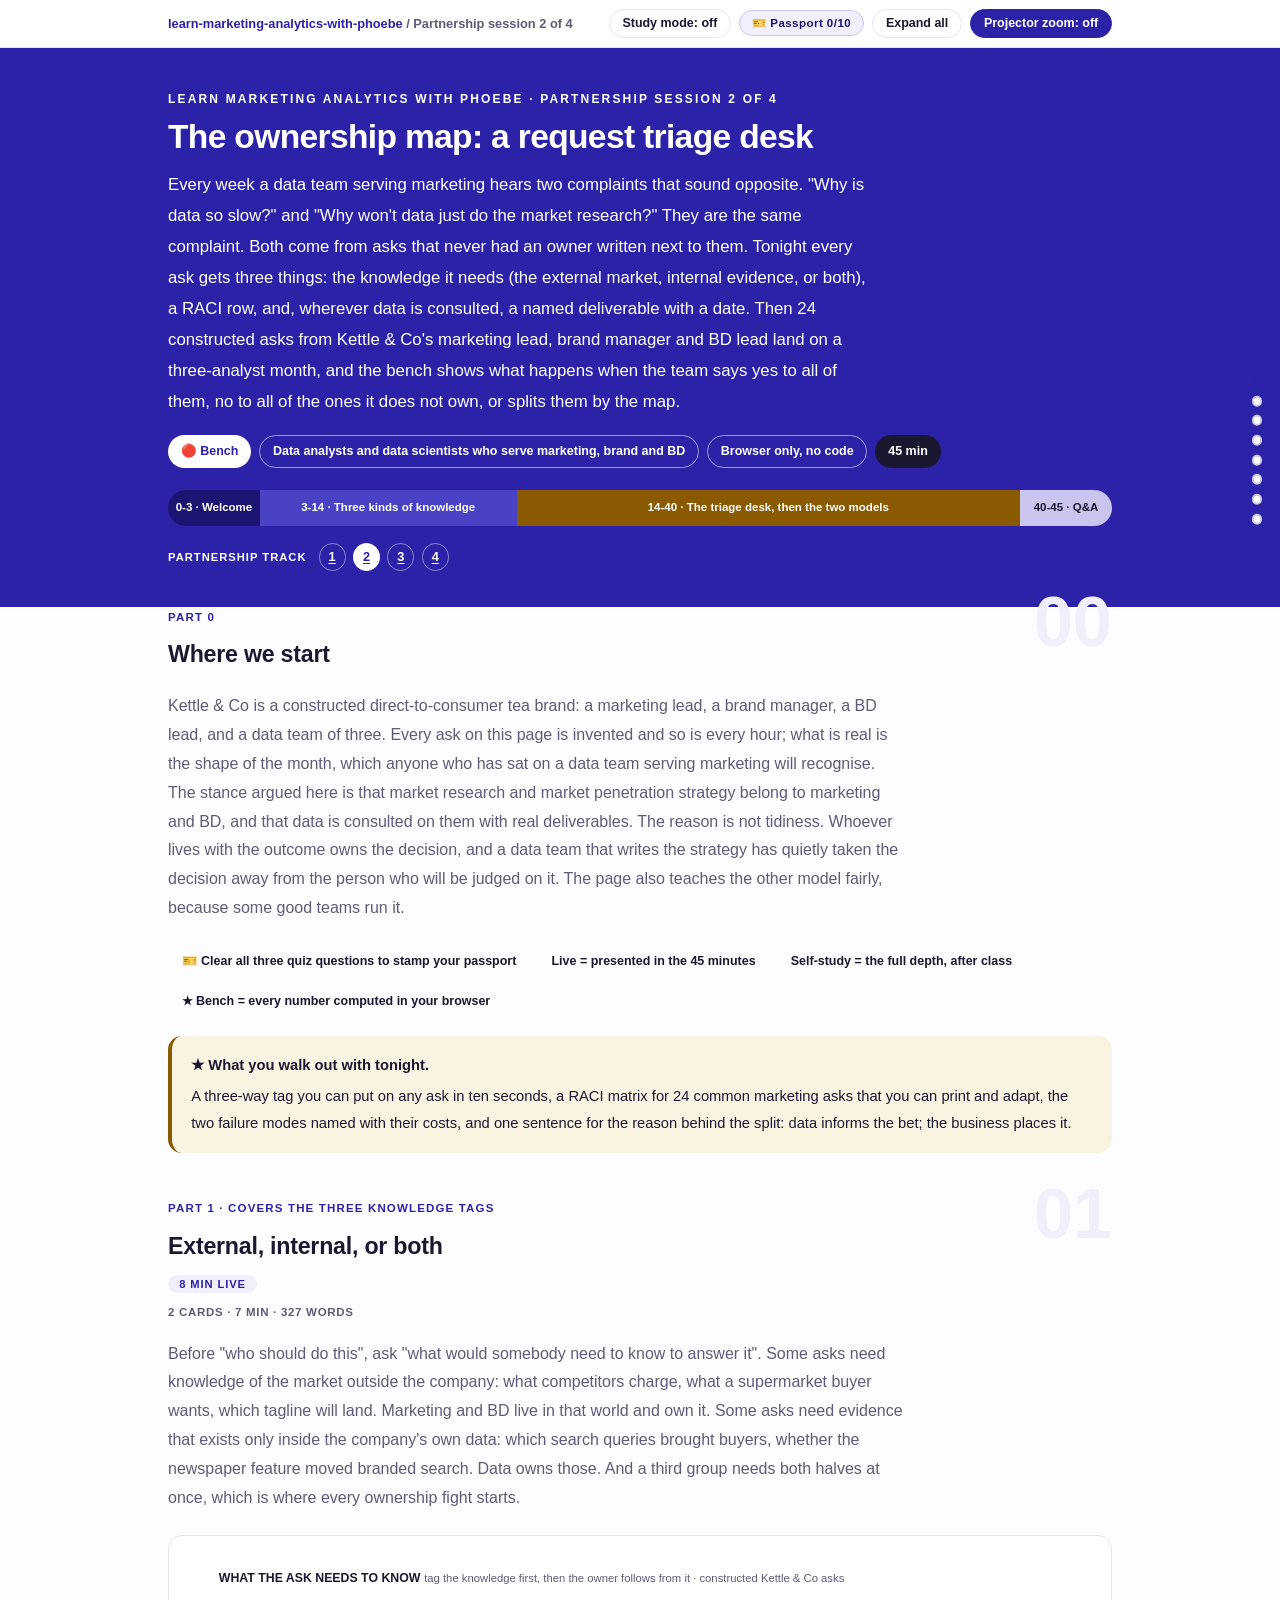
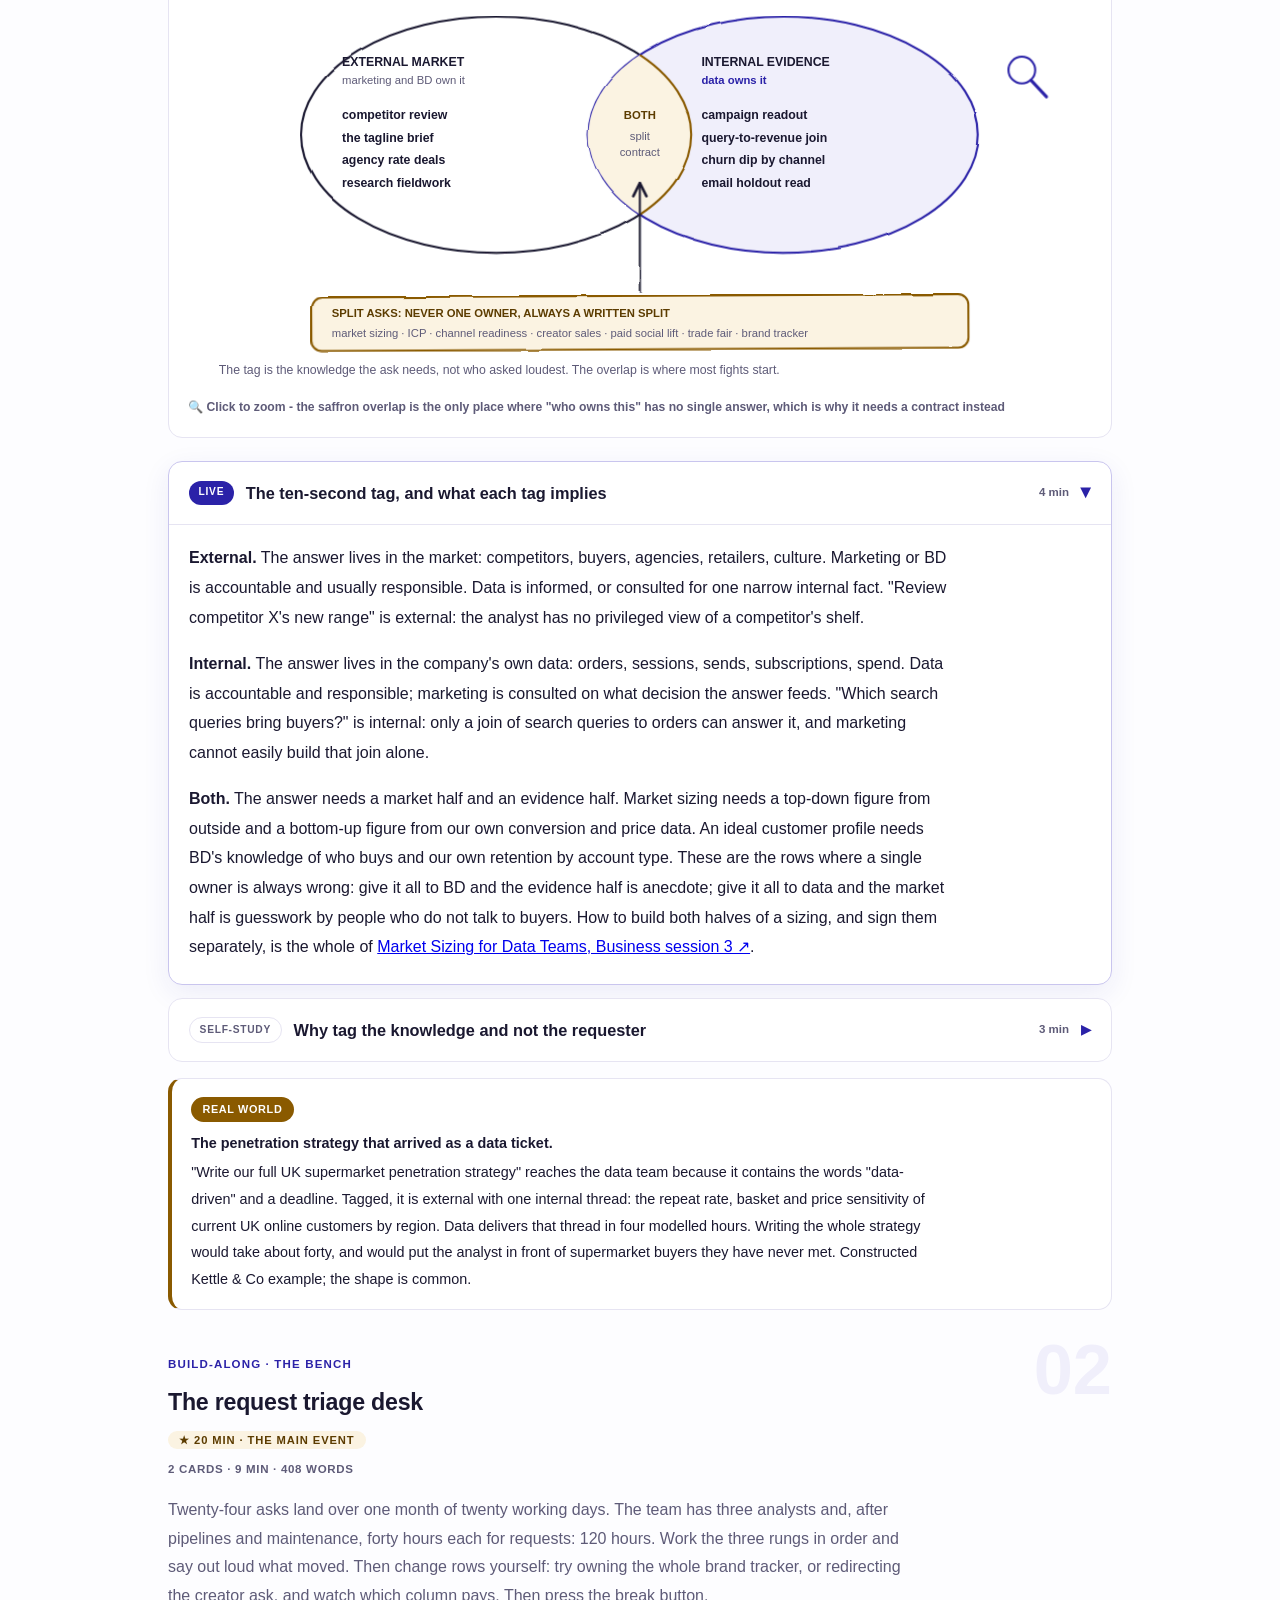
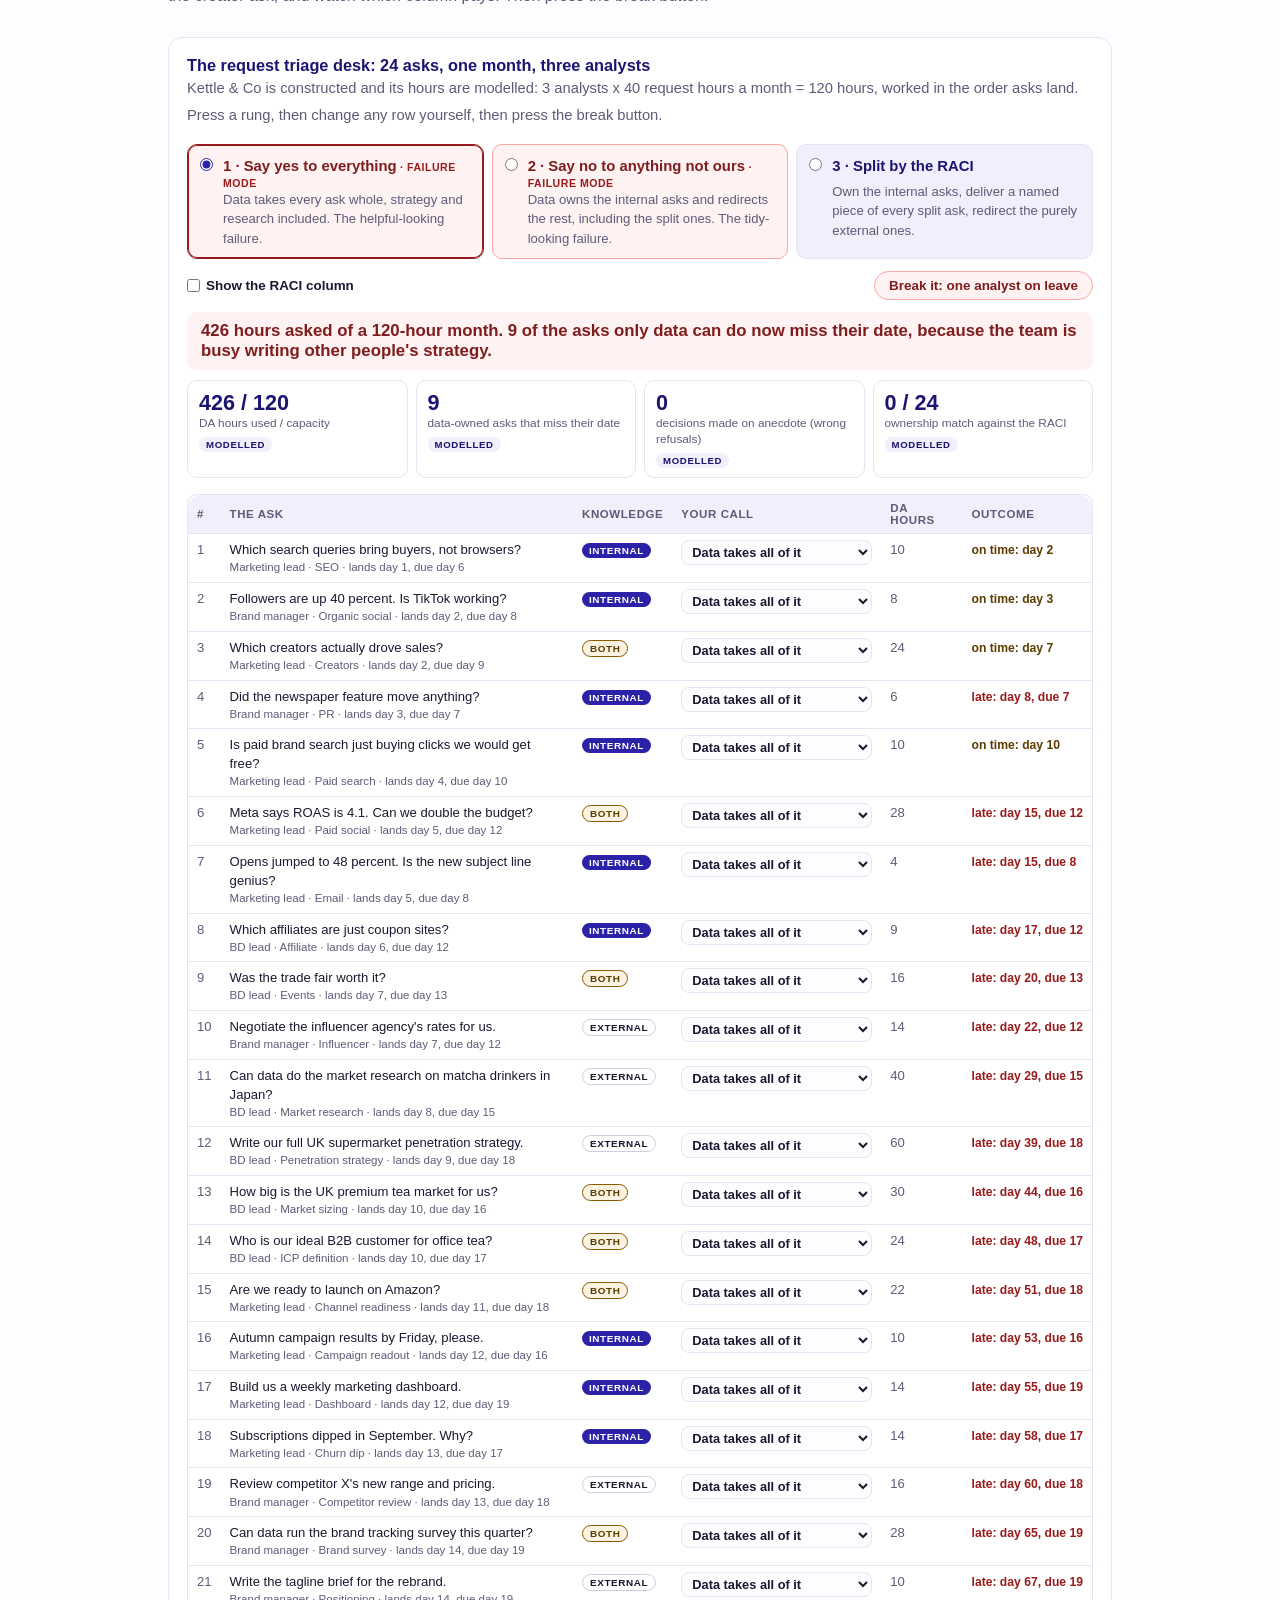
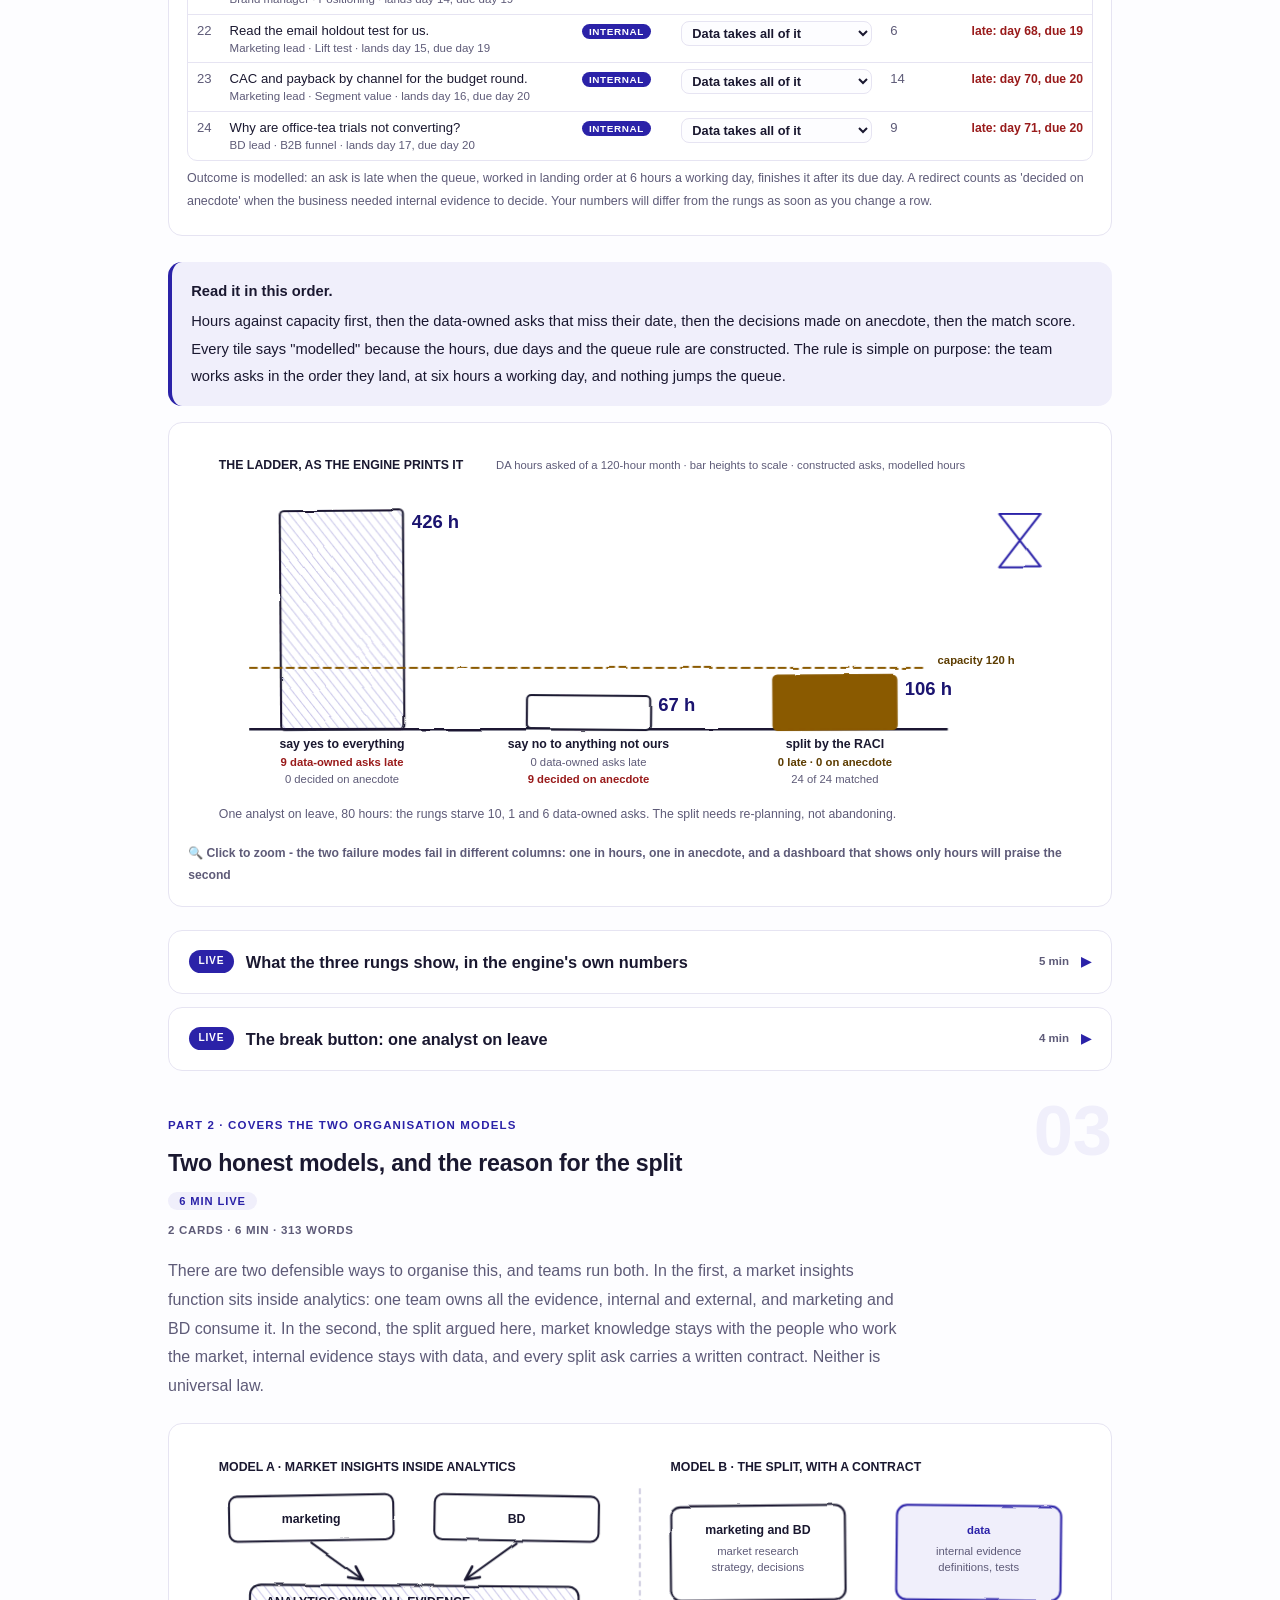
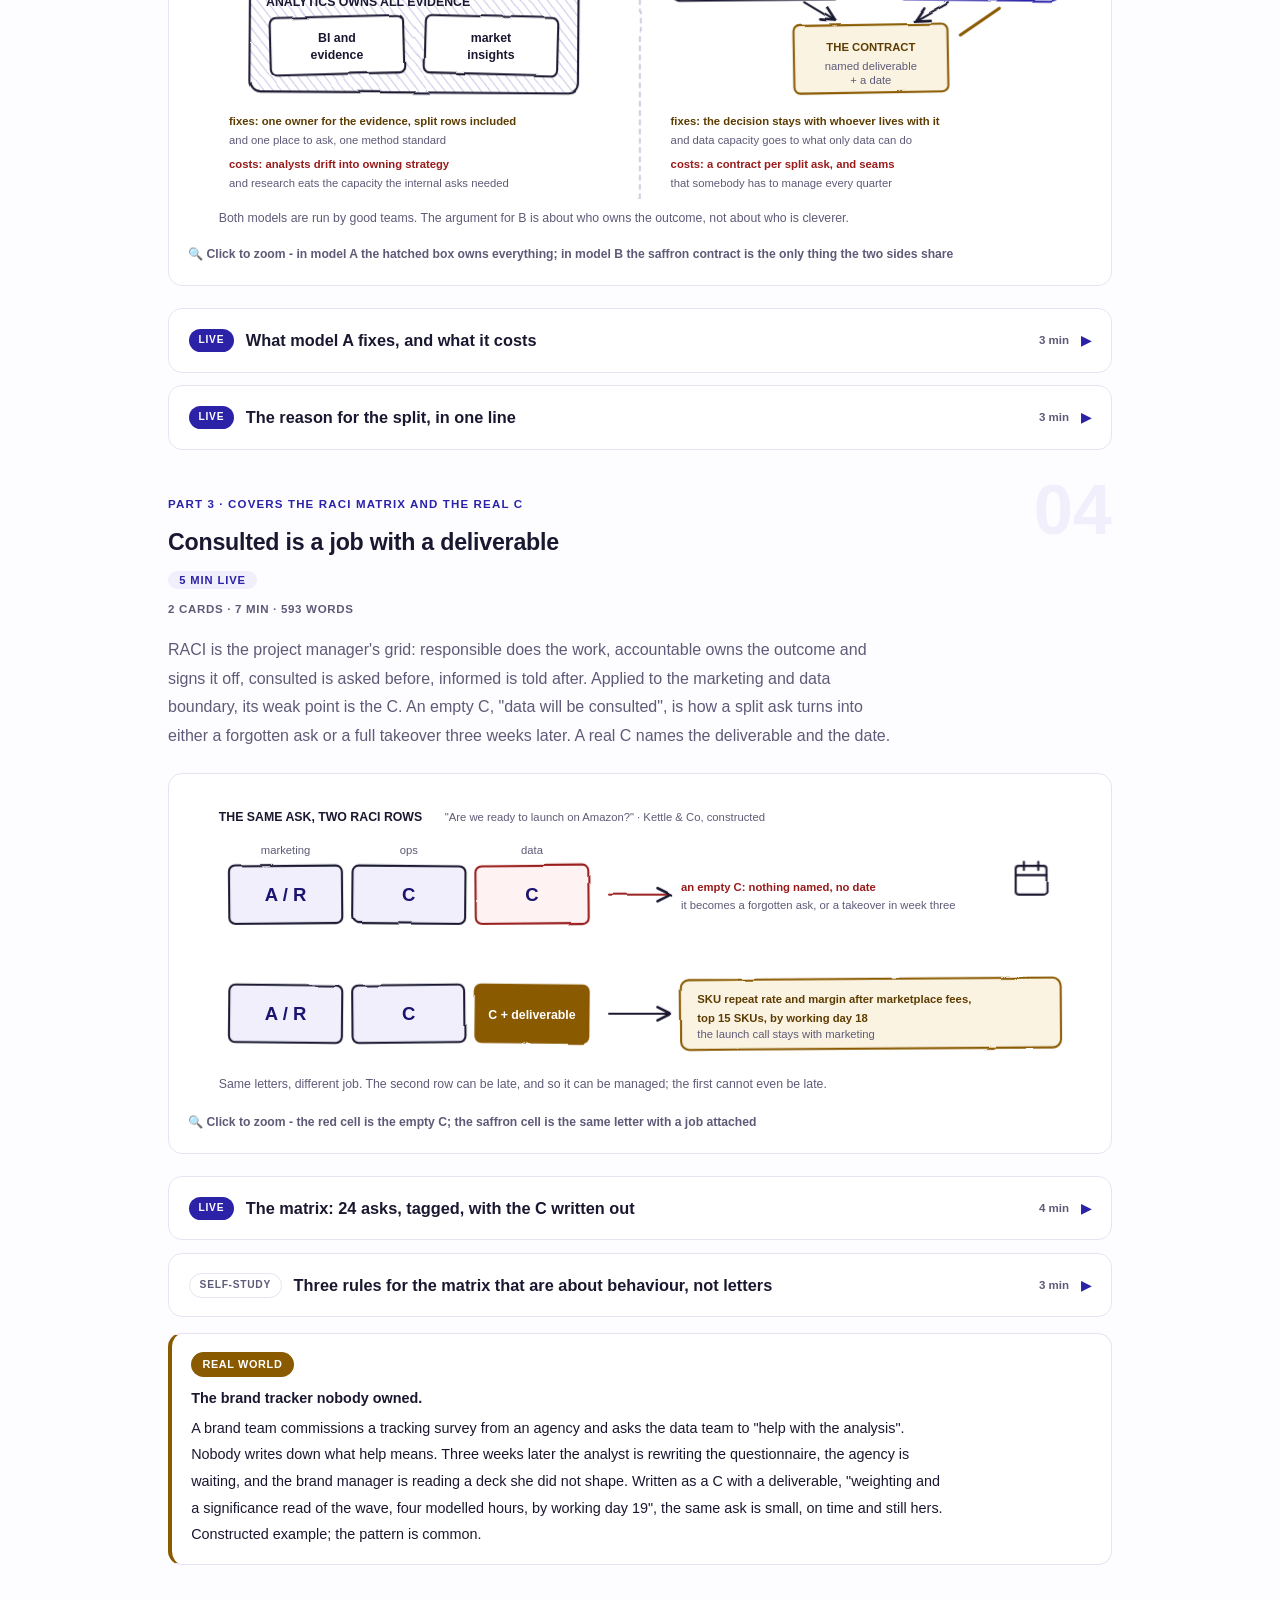
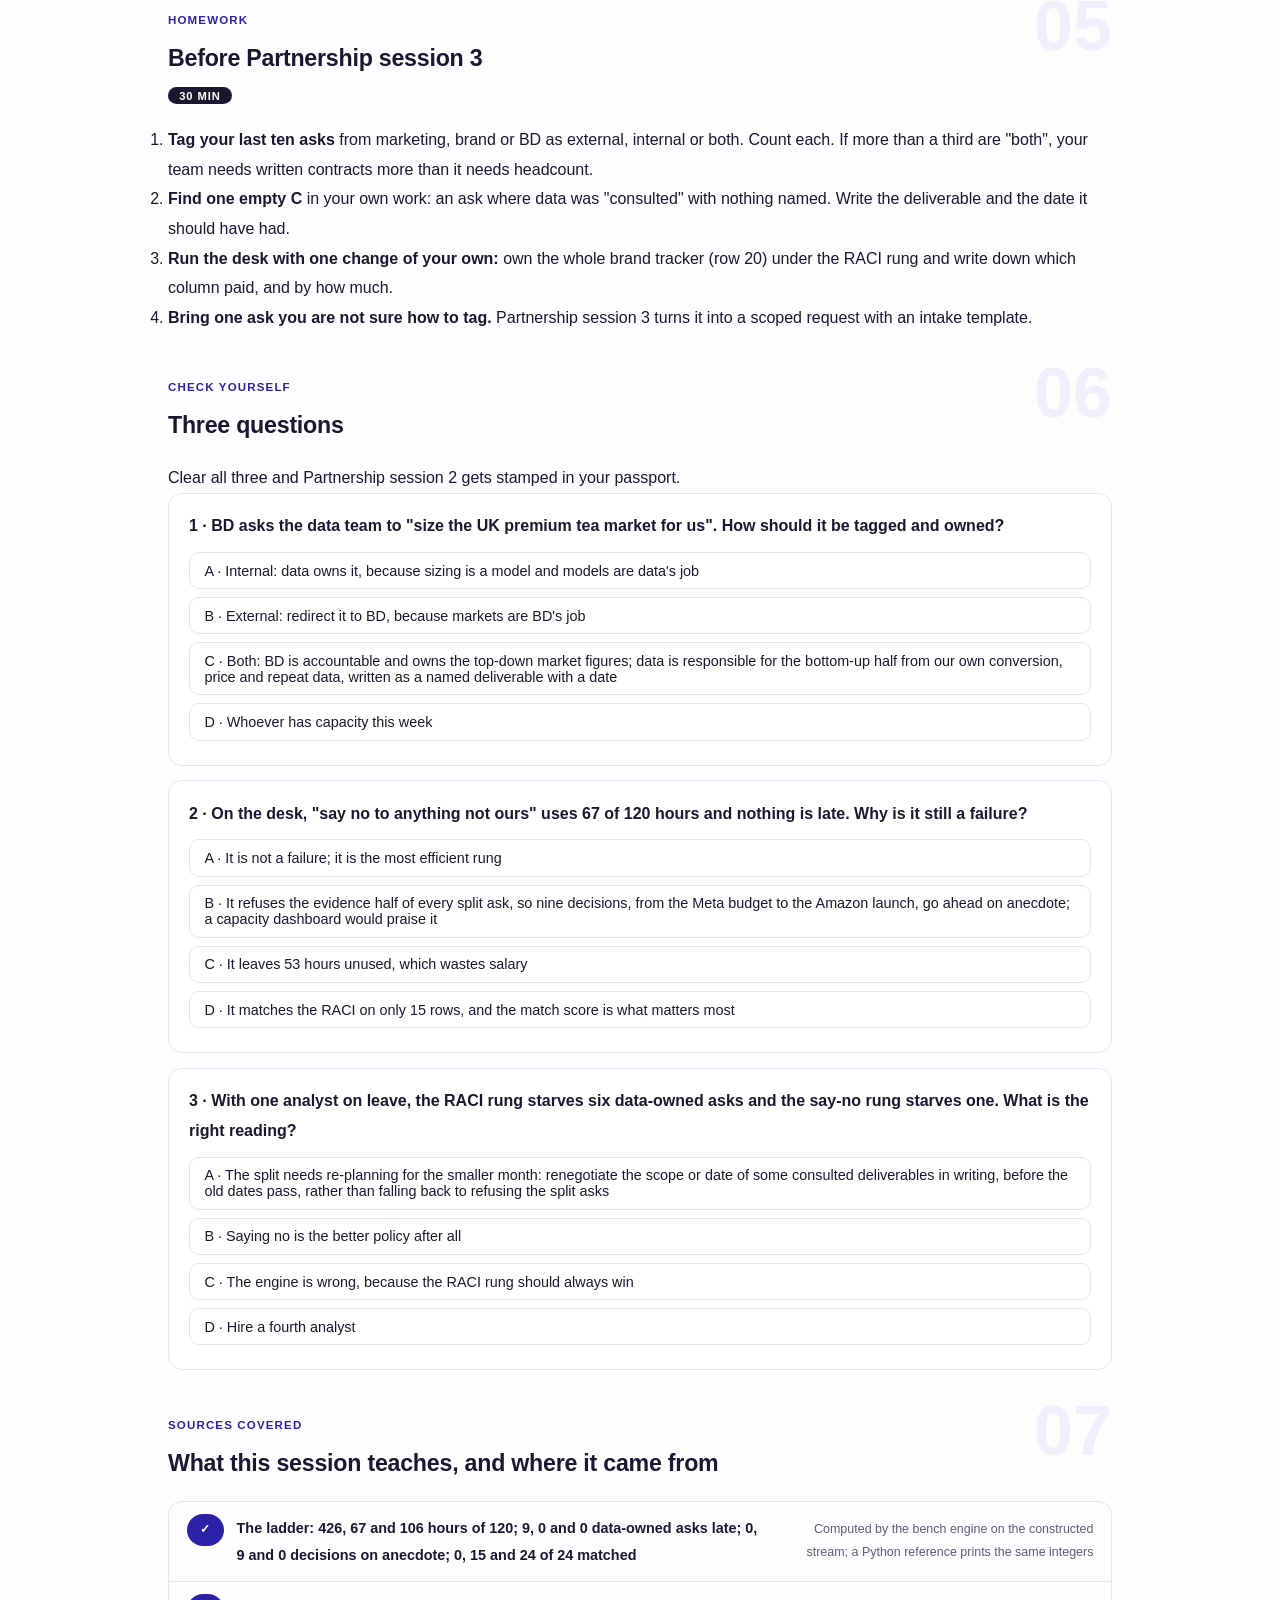
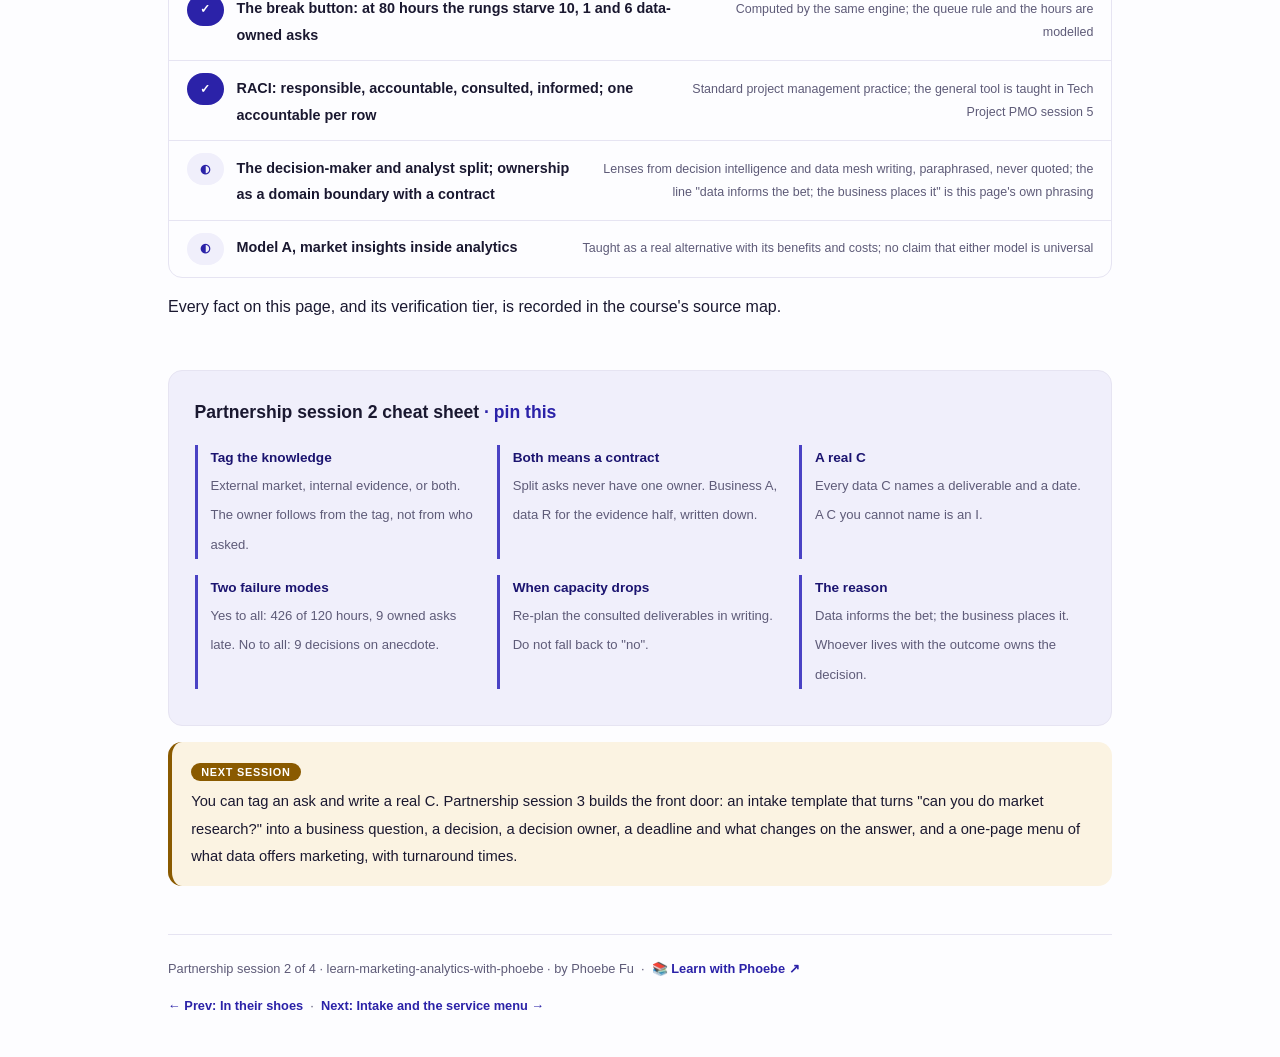
<file: courses/p2-the-ownership-map.html>
<!DOCTYPE html>
<html lang="en">
<head>
<meta charset="UTF-8">
<meta name="viewport" content="width=device-width, initial-scale=1.0">
<!-- social:start -->
<meta name="description" content="Partnership session 2 of 4. The ownership map: every ask from marketing, brand and BD tagged by the knowledge it needs, external market, internal evidence or both, and a request triage desk where 24 constructed asks meet a three-analyst month. Saying yes to everything and saying no to everything both fail, in different columns.">
<meta property="og:type" content="article">
<meta property="og:site_name" content="Learn with Phoebe">
<meta property="og:title" content="The ownership map: a request triage desk - learn marketing analytics with phoebe">
<meta property="og:description" content="Partnership session 2 of 4. External, internal or both. 24 asks, 120 hours, and the two ways a data team fails its marketing partners.">
<meta property="og:url" content="https://phoebefu6.github.io/learn-marketing-analytics-with-phoebe/courses/p2-the-ownership-map.html">
<meta property="og:image" content="https://phoebefu6.github.io/learn-marketing-analytics-with-phoebe/assets/og-cover.png">
<meta property="og:image:width" content="1200">
<meta property="og:image:height" content="630">
<meta name="twitter:card" content="summary_large_image">
<meta name="twitter:title" content="The ownership map: a request triage desk - learn marketing analytics with phoebe">
<meta name="twitter:description" content="Partnership session 2 of 4. Yes to everything starves the queue; no to everything feeds decisions on anecdote.">
<meta name="twitter:image" content="https://phoebefu6.github.io/learn-marketing-analytics-with-phoebe/assets/og-cover.png">
<!-- social:end -->
<title>Partnership session 2 · The ownership map: a request triage desk - learn marketing analytics with phoebe</title>
<link rel="stylesheet" href="../assets/style.css?v=21">
</head>
<body>

<div class="toolbar">
  <div class="wrap">
    <span class="crumb"><a href="../index.html">learn-marketing-analytics-with-phoebe</a> / Partnership session 2 of 4</span>
    <button class="btn" id="toggle-all" type="button">Expand all</button>
    <button class="btn primary" id="zoom-toggle" type="button">Projector zoom: off</button>
  </div>
</div>

<header class="masthead">
  <div class="wrap">
    <div class="eyebrow">Learn Marketing Analytics with Phoebe · Partnership session 2 of 4</div>
    <h1>The ownership map: <span class="accent">a request triage desk</span></h1>
    <p class="sub">Every week a data team serving marketing hears two complaints that sound opposite. "Why is data so slow?" and "Why won't data just do the market research?" They are the same complaint. Both come from asks that never had an owner written next to them. Tonight every ask gets three things: the knowledge it needs (the external market, internal evidence, or both), a RACI row, and, wherever data is consulted, a named deliverable with a date. Then 24 constructed asks from Kettle &amp; Co's marketing lead, brand manager and BD lead land on a three-analyst month, and the bench shows what happens when the team says yes to all of them, no to all of the ones it does not own, or splits them by the map.</p>
    <div class="chip-row">
      <span class="chip level">🔴 Bench</span>
      <span class="chip audience">Data analysts and data scientists who serve marketing, brand and BD</span>
      <span class="chip audience">Browser only, no code</span>
      <span class="chip time">45 min</span>
    </div>
    <div class="agenda">
      <span class="a1" style="flex:1">0-3 · Welcome</span>
      <span class="a2" style="flex:3">3-14 · Three kinds of knowledge</span>
      <span class="a3" style="flex:6">14-40 · The triage desk, then the two models</span>
      <span class="a4" style="flex:1">40-45 · Q&amp;A</span>
    </div>
  </div>
</header>

<main class="wrap">

  <section class="section" id="intro">
    <div class="section-kicker">
      <span class="klabel">Part 0</span>
      <h2>Where we start</h2>
    </div>
    <p class="lede">Kettle &amp; Co is a constructed direct-to-consumer tea brand: a marketing lead, a brand manager, a BD lead, and a data team of three. Every ask on this page is invented and so is every hour; what is real is the shape of the month, which anyone who has sat on a data team serving marketing will recognise. The stance argued here is that market research and market penetration strategy belong to marketing and BD, and that data is consulted on them with real deliverables. The reason is not tidiness. Whoever lives with the outcome owns the decision, and a data team that writes the strategy has quietly taken the decision away from the person who will be judged on it. The page also teaches the other model fairly, because some good teams run it.</p>

    <div class="legend">
      <span class="pill">🎫 Clear all three quiz questions to stamp your passport</span>
      <span class="pill">Live = presented in the 45 minutes</span>
      <span class="pill">Self-study = the full depth, after class</span>
      <span class="pill">★ Bench = every number computed in your browser</span>
    </div>

    <div class="callout win">
      <p><strong>★ What you walk out with tonight.</strong> A three-way tag you can put on any ask in ten seconds, a RACI matrix for 24 common marketing asks that you can print and adapt, the two failure modes named with their costs, and one sentence for the reason behind the split: data informs the bet; the business places it.</p>
    </div>
  </section>

  <section class="section" id="part-1">
    <div class="section-kicker">
      <span class="klabel">Part 1 · covers the three knowledge tags</span>
      <h2>External, internal, or both</h2>
      <span class="tag concept">8 min live</span>
    </div>
    <p class="lede">Before "who should do this", ask "what would somebody need to know to answer it". Some asks need knowledge of the market outside the company: what competitors charge, what a supermarket buyer wants, which tagline will land. Marketing and BD live in that world and own it. Some asks need evidence that exists only inside the company's own data: which search queries brought buyers, whether the newspaper feature moved branded search. Data owns those. And a third group needs both halves at once, which is where every ownership fight starts.</p>

    <figure class="zoomable">
      <svg viewBox="0 0 880 420" xmlns="http://www.w3.org/2000/svg" role="img" aria-label="Two overlapping hand-drawn ovals. The left oval, external market, owned by marketing and BD, holds competitor review, the tagline brief, agency rate deals and research fieldwork. The right oval, internal evidence, owned by data, holds campaign readout, the query-to-revenue join, churn dip by channel and the email holdout read. The overlap is shaded saffron and labelled both, split contract. An arrow from a box below points into the overlap; the box lists the split asks: market sizing, ICP, channel readiness, creator sales, paid social lift, the trade fair and the brand tracker.">
        <defs>
          <filter id="p2aSk" x="-3%" y="-3%" width="106%" height="106%"><feTurbulence type="fractalNoise" baseFrequency="0.02" numOctaves="2" seed="11" result="n"/><feDisplacementMap in="SourceGraphic" in2="n" scale="2.4" xChannelSelector="R" yChannelSelector="G"/></filter>
          <pattern id="p2aHc" patternUnits="userSpaceOnUse" width="7" height="7" patternTransform="rotate(-38)"><line x1="0" y1="0" x2="0" y2="7" stroke="#2B22A8" stroke-width="1" opacity=".5"/></pattern>
          <marker id="p2aAr" viewBox="0 0 10 10" refX="9" refY="5" markerWidth="8" markerHeight="8" orient="auto"><path d="M1 1 L9 5 L1 9" fill="none" stroke="#1A1830" stroke-width="1.6" stroke-linecap="round"/></marker>
          <clipPath id="p2aCl"><ellipse cx="580" cy="175" rx="190" ry="115"/></clipPath>
        </defs>
        <style>
          .p2aH { font: 800 12px Inter, sans-serif; fill: #1A1830; }
          .p2aL { font: 600 12px Inter, sans-serif; fill: #1A1830; }
          .p2aS { font: 400 11px Inter, sans-serif; fill: #5E5B78; }
          .p2aB { font: 800 11px Inter, sans-serif; fill: #5C3C00; }
          .p2aA { font: 700 11px Inter, sans-serif; fill: #2B22A8; }
          .p2aN { font: 400 12px Inter, sans-serif; fill: #5E5B78; }
        </style>

        <text class="p2aH" x="30" y="26">WHAT THE ASK NEEDS TO KNOW</text>
        <text class="p2aS" x="230" y="26">tag the knowledge first, then the owner follows from it · constructed Kettle &amp; Co asks</text>

        <g filter="url(#p2aSk)" fill="none" stroke="#1A1830" stroke-width="2" stroke-linecap="round" stroke-linejoin="round">
          <ellipse cx="300" cy="175" rx="190" ry="115" fill="#FFFFFF"/>
          <ellipse cx="580" cy="175" rx="190" ry="115" fill="#F0EFFB" stroke="#2B22A8"/>
          <ellipse cx="300" cy="175" rx="190" ry="115" fill="#FBF3E2" stroke="#8A5A00" clip-path="url(#p2aCl)"/>
          <path d="M440 328 L440 222" marker-end="url(#p2aAr)"/>
          <rect x="120" y="332" width="640" height="52" rx="10" transform="rotate(-0.3 440 358)" fill="#FBF3E2" stroke="#8A5A00"/>
          <!-- doodle: a magnifier on the evidence side -->
          <circle cx="812" cy="112" r="13" stroke="#2B22A8"/>
          <path d="M821 122 L836 138" stroke="#2B22A8" stroke-width="3"/>
        </g>

        <text class="p2aH" x="150" y="108">EXTERNAL MARKET</text>
        <text class="p2aS" x="150" y="126">marketing and BD own it</text>
        <text class="p2aL" x="150" y="160">competitor review</text>
        <text class="p2aL" x="150" y="182">the tagline brief</text>
        <text class="p2aL" x="150" y="204">agency rate deals</text>
        <text class="p2aL" x="150" y="226">research fieldwork</text>

        <text class="p2aH" x="500" y="108">INTERNAL EVIDENCE</text>
        <text class="p2aA" x="500" y="126">data owns it</text>
        <text class="p2aL" x="500" y="160">campaign readout</text>
        <text class="p2aL" x="500" y="182">query-to-revenue join</text>
        <text class="p2aL" x="500" y="204">churn dip by channel</text>
        <text class="p2aL" x="500" y="226">email holdout read</text>

        <text class="p2aB" x="440" y="160" text-anchor="middle">BOTH</text>
        <text class="p2aS" x="440" y="180" text-anchor="middle">split</text>
        <text class="p2aS" x="440" y="196" text-anchor="middle">contract</text>

        <text class="p2aB" x="140" y="353">SPLIT ASKS: NEVER ONE OWNER, ALWAYS A WRITTEN SPLIT</text>
        <text class="p2aS" x="140" y="372">market sizing · ICP · channel readiness · creator sales · paid social lift · trade fair · brand tracker</text>

        <text class="p2aN" x="30" y="408">The tag is the knowledge the ask needs, not who asked loudest. The overlap is where most fights start.</text>
      </svg>
      <figcaption>🔍 Click to zoom - the saffron overlap is the only place where "who owns this" has no single answer, which is why it needs a contract instead</figcaption>
    </figure>

    <details class="card" open>
      <summary><span class="mode live">Live</span>The ten-second tag, and what each tag implies<span class="mini">4 min</span><span class="caret">▶</span></summary>
      <div class="body">
        <p><strong>External.</strong> The answer lives in the market: competitors, buyers, agencies, retailers, culture. Marketing or BD is accountable and usually responsible. Data is informed, or consulted for one narrow internal fact. "Review competitor X's new range" is external: the analyst has no privileged view of a competitor's shelf.</p>
        <p><strong>Internal.</strong> The answer lives in the company's own data: orders, sessions, sends, subscriptions, spend. Data is accountable and responsible; marketing is consulted on what decision the answer feeds. "Which search queries bring buyers?" is internal: only a join of search queries to orders can answer it, and marketing cannot easily build that join alone.</p>
        <p><strong>Both.</strong> The answer needs a market half and an evidence half. Market sizing needs a top-down figure from outside and a bottom-up figure from our own conversion and price data. An ideal customer profile needs BD's knowledge of who buys and our own retention by account type. These are the rows where a single owner is always wrong: give it all to BD and the evidence half is anecdote; give it all to data and the market half is guesswork by people who do not talk to buyers. How to build both halves of a sizing, and sign them separately, is the whole of <a href="https://phoebefu6.github.io/learn-market-sizing-with-phoebe/courses/b3-who-owns-which-half.html">Market Sizing for Data Teams, Business session 3 ↗</a>.</p>
      </div>
    </details>

    <details class="card">
      <summary><span class="mode self">Self-study</span>Why tag the knowledge and not the requester<span class="mini">3 min</span><span class="caret">▶</span></summary>
      <div class="body">
        <p>A common shortcut is to route by who asked: everything from BD goes to the BD analyst, everything from brand goes to the survey person. It fails because the same requester sends all three kinds of ask in one week. Kettle &amp; Co's BD lead sends an internal ask (why are office-tea trials not converting), a split ask (who is our ideal B2B customer) and an external ask dressed as a data request (write our supermarket penetration strategy) within ten working days. Routing by requester hides that; tagging by knowledge shows it.</p>
        <p>The tag also survives reorganisations. People change roles; the fact that a competitor review needs knowledge of a competitor does not.</p>
      </div>
    </details>

    <div class="callout example">
      <span class="ex-pill">Real world</span>
      <p><strong>The penetration strategy that arrived as a data ticket.</strong> "Write our full UK supermarket penetration strategy" reaches the data team because it contains the words "data-driven" and a deadline. Tagged, it is external with one internal thread: the repeat rate, basket and price sensitivity of current UK online customers by region. Data delivers that thread in four modelled hours. Writing the whole strategy would take about forty, and would put the analyst in front of supermarket buyers they have never met. Constructed Kettle &amp; Co example; the shape is common.</p>
    </div>
  </section>

  <section class="section" id="bench">
    <div class="section-kicker">
      <span class="klabel">Build-along · the bench</span>
      <h2>The request triage desk</h2>
      <span class="tag demo">★ 20 min · the main event</span>
    </div>
    <p class="lede">Twenty-four asks land over one month of twenty working days. The team has three analysts and, after pipelines and maintenance, forty hours each for requests: 120 hours. Work the three rungs in order and say out loud what moved. Then change rows yourself: try owning the whole brand tracker, or redirecting the creator ask, and watch which column pays. Then press the break button.</p>

    <div id="mkta-bench"></div>

    <div class="callout tip">
      <p><strong>Read it in this order.</strong> Hours against capacity first, then the data-owned asks that miss their date, then the decisions made on anecdote, then the match score. Every tile says "modelled" because the hours, due days and the queue rule are constructed. The rule is simple on purpose: the team works asks in the order they land, at six hours a working day, and nothing jumps the queue.</p>
    </div>

    <figure class="zoomable">
      <svg viewBox="0 0 880 380" xmlns="http://www.w3.org/2000/svg" role="img" aria-label="Three hand-drawn bars of analyst hours against a dashed capacity line at 120 hours. Say yes to everything: 426 hours, 9 data-owned asks miss their date, 0 decisions on anecdote. Say no to anything not ours: 67 hours, 0 asks miss, 9 decisions on anecdote. Split by the RACI: 106 hours, 0 miss, 0 on anecdote. A note says with one analyst on leave the three rungs starve 10, 1 and 6 data-owned asks.">
        <defs>
          <filter id="p2bSk" x="-3%" y="-3%" width="106%" height="106%"><feTurbulence type="fractalNoise" baseFrequency="0.02" numOctaves="2" seed="23" result="n"/><feDisplacementMap in="SourceGraphic" in2="n" scale="2.4" xChannelSelector="R" yChannelSelector="G"/></filter>
          <pattern id="p2bHc" patternUnits="userSpaceOnUse" width="7" height="7" patternTransform="rotate(-38)"><line x1="0" y1="0" x2="0" y2="7" stroke="#2B22A8" stroke-width="1" opacity=".5"/></pattern>
          <marker id="p2bAr" viewBox="0 0 10 10" refX="9" refY="5" markerWidth="8" markerHeight="8" orient="auto"><path d="M1 1 L9 5 L1 9" fill="none" stroke="#1A1830" stroke-width="1.6" stroke-linecap="round"/></marker>
        </defs>
        <style>
          .p2bH { font: 800 12px Inter, sans-serif; fill: #1A1830; }
          .p2bL { font: 600 12px Inter, sans-serif; fill: #1A1830; }
          .p2bS { font: 400 11px Inter, sans-serif; fill: #5E5B78; }
          .p2bB { font: 800 11px Inter, sans-serif; fill: #5C3C00; }
          .p2bR { font: 800 11px Inter, sans-serif; fill: #991B1B; }
          .p2bV { font: 800 18px Inter, sans-serif; fill: #1B1470; }
          .p2bN { font: 400 12px Inter, sans-serif; fill: #5E5B78; }
        </style>

        <text class="p2bH" x="30" y="26">THE LADDER, AS THE ENGINE PRINTS IT</text>
        <text class="p2bS" x="300" y="26">DA hours asked of a 120-hour month · bar heights to scale · constructed asks, modelled hours</text>

        <g filter="url(#p2bSk)" fill="none" stroke="#1A1830" stroke-width="2" stroke-linecap="round" stroke-linejoin="round">
          <path d="M60 280 L740 280"/>
          <rect x="90" y="67" width="120" height="213" rx="4" transform="rotate(-0.4 150 173)" fill="url(#p2bHc)"/>
          <rect x="330" y="247" width="120" height="33" rx="4" transform="rotate(0.5 390 263)" fill="#FFFFFF"/>
          <rect x="570" y="227" width="120" height="53" rx="4" transform="rotate(-0.4 630 253)" fill="#8A5A00" stroke="#8A5A00"/>
          <path d="M60 220 L720 220" stroke="#8A5A00" stroke-dasharray="7 5"/>
          <!-- doodle: an hourglass -->
          <path d="M790 70 L830 70 L810 96 L830 122 L790 122 L810 96 Z" stroke="#2B22A8"/>
        </g>

        <text class="p2bV" x="218" y="84">426 h</text>
        <text class="p2bV" x="458" y="262">67 h</text>
        <text class="p2bV" x="698" y="246">106 h</text>
        <text class="p2bB" x="730" y="216">capacity 120 h</text>

        <text class="p2bL" x="150" y="298" text-anchor="middle">say yes to everything</text>
        <text class="p2bR" x="150" y="316" text-anchor="middle">9 data-owned asks late</text>
        <text class="p2bS" x="150" y="332" text-anchor="middle">0 decided on anecdote</text>

        <text class="p2bL" x="390" y="298" text-anchor="middle">say no to anything not ours</text>
        <text class="p2bS" x="390" y="316" text-anchor="middle">0 data-owned asks late</text>
        <text class="p2bR" x="390" y="332" text-anchor="middle">9 decided on anecdote</text>

        <text class="p2bL" x="630" y="298" text-anchor="middle">split by the RACI</text>
        <text class="p2bB" x="630" y="316" text-anchor="middle">0 late · 0 on anecdote</text>
        <text class="p2bS" x="630" y="332" text-anchor="middle">24 of 24 matched</text>

        <text class="p2bN" x="30" y="366">One analyst on leave, 80 hours: the rungs starve 10, 1 and 6 data-owned asks. The split needs re-planning, not abandoning.</text>
      </svg>
      <figcaption>🔍 Click to zoom - the two failure modes fail in different columns: one in hours, one in anecdote, and a dashboard that shows only hours will praise the second</figcaption>
    </figure>

    <details class="card">
      <summary><span class="mode live">Live</span>What the three rungs show, in the engine's own numbers<span class="mini">5 min</span><span class="caret">▶</span></summary>
      <div class="body">
        <p><strong>Say yes to everything</strong> asks 426 hours of a 120-hour month. The team is not lazy and not slow; it is writing a penetration strategy (60 modelled hours), a market research study (40) and a brand tracker (28) while the campaign readout, the dashboard, the churn dip, the holdout read, the CAC table and the B2B funnel wait behind them. Nine of the twelve asks only data can do miss their date. Zero asks match the RACI, because taking all of an internal ask still means making the business decision that follows it.</p>
        <p><strong>Say no to anything not ours</strong> uses 67 hours and nothing is late. It looks like the best-run team in the building. It also leaves nine decisions to be made on anecdote: the creator budget, the Meta budget, the trade fair, the Japan research, the supermarket plan, the market size, the ICP, the Amazon launch and the brand tracker all go ahead without the internal half of their evidence. Fifteen of 24 asks match, because the internal and purely external rows are right and every split row is wrong.</p>
        <p><strong>Split by the RACI</strong> uses 106 hours, nothing is late, nothing is decided on anecdote, and all 24 match. It is not free: it costs 39 hours more than saying no, and those hours are the consulted deliverables. That is the price of "consulted" being a real job.</p>
      </div>
    </details>

    <details class="card">
      <summary><span class="mode live">Live</span>The break button: one analyst on leave<span class="mini">4 min</span><span class="caret">▶</span></summary>
      <div class="body">
        <p>Press it. Capacity drops by a third to 80 hours and the bench prints, for every rung, which data-owned asks now miss their date. Yes-to-everything starves ten. The split starves six: the campaign readout, the dashboard, the churn dip, the holdout read, the CAC table and the B2B funnel, all in the second half of the month, behind the consulted work. Say-no starves only one, the B2B funnel, and still leaves nine decisions on anecdote.</p>
        <p>That result is the honest one and it is worth saying out loud: <strong>when capacity drops, the split does not survive unchanged.</strong> The answer is not to fall back to "no". It is to renegotiate the consulted deliverables in writing: the brand tracker read moves to next month, the Amazon evidence shrinks to the top five SKUs, and each requester hears it with a new date before the old date passes. Try it on the desk: set two of the split rows to a smaller scope by redirecting them, and read which column pays. Partnership session 4 writes the scripts for that conversation.</p>
      </div>
    </details>
  </section>

  <section class="section" id="part-2">
    <div class="section-kicker">
      <span class="klabel">Part 2 · covers the two organisation models</span>
      <h2>Two honest models, and the reason for the split</h2>
      <span class="tag concept">6 min live</span>
    </div>
    <p class="lede">There are two defensible ways to organise this, and teams run both. In the first, a market insights function sits inside analytics: one team owns all the evidence, internal and external, and marketing and BD consume it. In the second, the split argued here, market knowledge stays with the people who work the market, internal evidence stays with data, and every split ask carries a written contract. Neither is universal law.</p>

    <figure class="zoomable">
      <svg viewBox="0 0 880 380" xmlns="http://www.w3.org/2000/svg" role="img" aria-label="Two hand-drawn organisation sketches side by side. Model A, market insights inside analytics: marketing and BD send every ask into one analytics box that holds both a BI team and a market insights team; underneath, it fixes one owner for the evidence and costs analysts drifting into owning strategy. Model B, the split: a marketing and BD box holding market research and strategy, a data box holding internal evidence, and a contract between them carrying a named deliverable and a date; underneath, it fixes keeping the decision with whoever lives with it and costs a contract per split ask.">
        <defs>
          <filter id="p2cSk" x="-3%" y="-3%" width="106%" height="106%"><feTurbulence type="fractalNoise" baseFrequency="0.02" numOctaves="2" seed="37" result="n"/><feDisplacementMap in="SourceGraphic" in2="n" scale="2.4" xChannelSelector="R" yChannelSelector="G"/></filter>
          <pattern id="p2cHc" patternUnits="userSpaceOnUse" width="7" height="7" patternTransform="rotate(-38)"><line x1="0" y1="0" x2="0" y2="7" stroke="#2B22A8" stroke-width="1" opacity=".5"/></pattern>
          <marker id="p2cAr" viewBox="0 0 10 10" refX="9" refY="5" markerWidth="8" markerHeight="8" orient="auto"><path d="M1 1 L9 5 L1 9" fill="none" stroke="#1A1830" stroke-width="1.6" stroke-linecap="round"/></marker>
        </defs>
        <style>
          .p2cH { font: 800 12px Inter, sans-serif; fill: #1A1830; }
          .p2cL { font: 600 12px Inter, sans-serif; fill: #1A1830; }
          .p2cS { font: 400 11px Inter, sans-serif; fill: #5E5B78; }
          .p2cB { font: 800 11px Inter, sans-serif; fill: #5C3C00; }
          .p2cA { font: 700 11px Inter, sans-serif; fill: #2B22A8; }
          .p2cR { font: 800 11px Inter, sans-serif; fill: #991B1B; }
          .p2cN { font: 400 12px Inter, sans-serif; fill: #5E5B78; }
        </style>

        <text class="p2cH" x="30" y="26">MODEL A · MARKET INSIGHTS INSIDE ANALYTICS</text>
        <text class="p2cH" x="470" y="26">MODEL B · THE SPLIT, WITH A CONTRACT</text>

        <g filter="url(#p2cSk)" fill="none" stroke="#1A1830" stroke-width="2" stroke-linecap="round" stroke-linejoin="round">
          <!-- model A -->
          <rect x="40" y="50" width="160" height="44" rx="8" transform="rotate(-1 120 72)" fill="#FFFFFF"/>
          <rect x="240" y="50" width="160" height="44" rx="8" transform="rotate(1 320 72)" fill="#FFFFFF"/>
          <path d="M120 96 L170 132" marker-end="url(#p2cAr)"/>
          <path d="M320 96 L270 132" marker-end="url(#p2cAr)"/>
          <rect x="60" y="138" width="320" height="104" rx="10" transform="rotate(0.4 220 190)" fill="url(#p2cHc)"/>
          <rect x="80" y="168" width="130" height="56" rx="6" transform="rotate(-1.5 145 196)" fill="#FFFFFF"/>
          <rect x="230" y="168" width="130" height="56" rx="6" transform="rotate(1.5 295 196)" fill="#FFFFFF"/>
          <!-- divider -->
          <path d="M440 44 L440 346" stroke="#CFCDE0" stroke-dasharray="4 5"/>
          <!-- model B -->
          <rect x="470" y="60" width="170" height="92" rx="10" transform="rotate(-0.6 555 106)" fill="#FFFFFF"/>
          <rect x="690" y="60" width="160" height="92" rx="10" transform="rotate(0.6 770 106)" fill="#F0EFFB" stroke="#2B22A8"/>
          <rect x="590" y="176" width="150" height="66" rx="6" transform="rotate(-1 665 209)" fill="#FBF3E2" stroke="#8A5A00"/>
          <path d="M600 154 L630 172" marker-end="url(#p2cAr)"/>
          <path d="M740 154 L708 172" marker-end="url(#p2cAr)"/>
          <!-- doodle: a pen on the contract -->
          <path d="M752 186 L790 160" stroke="#8A5A00" stroke-width="3"/>
        </g>

        <text class="p2cL" x="120" y="77" text-anchor="middle">marketing</text>
        <text class="p2cL" x="320" y="77" text-anchor="middle">BD</text>
        <text class="p2cH" x="76" y="158">ANALYTICS OWNS ALL EVIDENCE</text>
        <text class="p2cL" x="145" y="193" text-anchor="middle">BI and</text>
        <text class="p2cL" x="145" y="209" text-anchor="middle">evidence</text>
        <text class="p2cL" x="295" y="193" text-anchor="middle">market</text>
        <text class="p2cL" x="295" y="209" text-anchor="middle">insights</text>

        <text class="p2cB" x="40" y="274">fixes: one owner for the evidence, split rows included</text>
        <text class="p2cS" x="40" y="292">and one place to ask, one method standard</text>
        <text class="p2cR" x="40" y="316">costs: analysts drift into owning strategy</text>
        <text class="p2cS" x="40" y="334">and research eats the capacity the internal asks needed</text>

        <text class="p2cL" x="555" y="88" text-anchor="middle">marketing and BD</text>
        <text class="p2cS" x="555" y="108" text-anchor="middle">market research</text>
        <text class="p2cS" x="555" y="124" text-anchor="middle">strategy, decisions</text>
        <text class="p2cA" x="770" y="88" text-anchor="middle">data</text>
        <text class="p2cS" x="770" y="108" text-anchor="middle">internal evidence</text>
        <text class="p2cS" x="770" y="124" text-anchor="middle">definitions, tests</text>
        <text class="p2cB" x="665" y="202" text-anchor="middle">THE CONTRACT</text>
        <text class="p2cS" x="665" y="220" text-anchor="middle">named deliverable</text>
        <text class="p2cS" x="665" y="234" text-anchor="middle">+ a date</text>

        <text class="p2cB" x="470" y="274">fixes: the decision stays with whoever lives with it</text>
        <text class="p2cS" x="470" y="292">and data capacity goes to what only data can do</text>
        <text class="p2cR" x="470" y="316">costs: a contract per split ask, and seams</text>
        <text class="p2cS" x="470" y="334">that somebody has to manage every quarter</text>

        <text class="p2cN" x="30" y="368">Both models are run by good teams. The argument for B is about who owns the outcome, not about who is cleverer.</text>
      </svg>
      <figcaption>🔍 Click to zoom - in model A the hatched box owns everything; in model B the saffron contract is the only thing the two sides share</figcaption>
    </figure>

    <details class="card">
      <summary><span class="mode live">Live</span>What model A fixes, and what it costs<span class="mini">3 min</span><span class="caret">▶</span></summary>
      <div class="body">
        <p><strong>What it fixes.</strong> The split rows get one owner for the evidence, so market sizing does not arrive as two numbers from two teams that never met. Research method gets one standard: sample sizes, weighting and survey design are owned by people trained in them. Marketing and BD get one door to knock on.</p>
        <p><strong>What it costs.</strong> Two things, and the bench shows both. First, analysts drift from supplying evidence into owning the conclusion: the person who wrote the sizing model starts presenting the go or no-go, and the BD lead becomes an audience for their own strategy. Second, external research is expensive in hours and lands on the same capacity as the internal asks only data can do. The yes rung on the desk is model A without its own headcount.</p>
        <p>Model A works best when the insights function is staffed separately from the analysts who own internal evidence, and when its remit is written as "evidence for the decision" rather than "the decision".</p>
      </div>
    </details>

    <details class="card">
      <summary><span class="mode live">Live</span>The reason for the split, in one line<span class="mini">3 min</span><span class="caret">▶</span></summary>
      <div class="body">
        <p><strong>Data informs the bet; the business places it.</strong> The marketing lead will be judged on the Meta budget; the BD lead on the supermarket plan. If an analyst writes the plan, three things go wrong at once: the person accountable did not make the decision they are accountable for, the analyst is now defending a strategy instead of the evidence under it, and the next time the evidence disagrees with the plan, the analyst is marking their own homework.</p>
        <p>Decision intelligence writers make a version of this point by separating the decision-maker's role from the analyst's; data mesh writers make another by treating ownership as a domain boundary that needs an explicit contract wherever two domains meet. Neither turns the split into a rule. The split is a choice, argued from who carries the outcome, and a team that chooses model A for good reasons is not wrong.</p>
      </div>
    </details>
  </section>

  <section class="section" id="part-3">
    <div class="section-kicker">
      <span class="klabel">Part 3 · covers the RACI matrix and the real C</span>
      <h2>Consulted is a job with a deliverable</h2>
      <span class="tag concept">5 min live</span>
    </div>
    <p class="lede">RACI is the project manager's grid: responsible does the work, accountable owns the outcome and signs it off, consulted is asked before, informed is told after. Applied to the marketing and data boundary, its weak point is the C. An empty C, "data will be consulted", is how a split ask turns into either a forgotten ask or a full takeover three weeks later. A real C names the deliverable and the date.</p>

    <figure class="zoomable">
      <svg viewBox="0 0 880 300" xmlns="http://www.w3.org/2000/svg" role="img" aria-label="Two hand-drawn RACI rows for the same ask, are we ready to launch on Amazon. The top row has marketing A and R, ops C and data C with nothing written next to it, and a wrong-way red note: this C becomes a takeover or a forgotten ask. The bottom row has the same letters, and data's C carries SKU repeat rate and margin after fees, top 15 SKUs, by day 18.">
        <defs>
          <filter id="p2dSk" x="-3%" y="-3%" width="106%" height="106%"><feTurbulence type="fractalNoise" baseFrequency="0.02" numOctaves="2" seed="41" result="n"/><feDisplacementMap in="SourceGraphic" in2="n" scale="2.4" xChannelSelector="R" yChannelSelector="G"/></filter>
          <pattern id="p2dHc" patternUnits="userSpaceOnUse" width="7" height="7" patternTransform="rotate(-38)"><line x1="0" y1="0" x2="0" y2="7" stroke="#2B22A8" stroke-width="1" opacity=".5"/></pattern>
          <marker id="p2dAr" viewBox="0 0 10 10" refX="9" refY="5" markerWidth="8" markerHeight="8" orient="auto"><path d="M1 1 L9 5 L1 9" fill="none" stroke="#1A1830" stroke-width="1.6" stroke-linecap="round"/></marker>
        </defs>
        <style>
          .p2dH { font: 800 12px Inter, sans-serif; fill: #1A1830; }
          .p2dL { font: 600 12px Inter, sans-serif; fill: #1A1830; }
          .p2dS { font: 400 11px Inter, sans-serif; fill: #5E5B78; }
          .p2dB { font: 800 11px Inter, sans-serif; fill: #5C3C00; }
          .p2dR { font: 800 11px Inter, sans-serif; fill: #991B1B; }
          .p2dV { font: 800 18px Inter, sans-serif; fill: #1B1470; }
          .p2dW { font: 800 12px Inter, sans-serif; fill: #FFFFFF; }
          .p2dN { font: 400 12px Inter, sans-serif; fill: #5E5B78; }
        </style>

        <text class="p2dH" x="30" y="26">THE SAME ASK, TWO RACI ROWS</text>
        <text class="p2dS" x="250" y="26">"Are we ready to launch on Amazon?" · Kettle &amp; Co, constructed</text>

        <g filter="url(#p2dSk)" fill="none" stroke="#1A1830" stroke-width="2" stroke-linecap="round" stroke-linejoin="round">
          <!-- row 1: empty C -->
          <rect x="40" y="70" width="110" height="56" rx="6" transform="rotate(-0.5 95 98)" fill="#F0EFFB"/>
          <rect x="160" y="70" width="110" height="56" rx="6" transform="rotate(0.5 215 98)" fill="#F0EFFB"/>
          <rect x="280" y="70" width="110" height="56" rx="6" transform="rotate(-0.5 335 98)" fill="#FEF2F2" stroke="#991B1B"/>
          <path d="M410 98 L470 98" stroke="#991B1B" marker-end="url(#p2dAr)"/>
          <!-- row 2: real C -->
          <rect x="40" y="186" width="110" height="56" rx="6" transform="rotate(0.5 95 214)" fill="#F0EFFB"/>
          <rect x="160" y="186" width="110" height="56" rx="6" transform="rotate(-0.5 215 214)" fill="#F0EFFB"/>
          <rect x="280" y="186" width="110" height="56" rx="6" transform="rotate(0.5 335 214)" fill="#8A5A00" stroke="#8A5A00"/>
          <path d="M410 214 L470 214" marker-end="url(#p2dAr)"/>
          <rect x="480" y="180" width="370" height="68" rx="8" transform="rotate(-0.4 665 214)" fill="#FBF3E2" stroke="#8A5A00"/>
          <!-- doodle: a calendar page by the date -->
          <rect x="806" y="70" width="30" height="28" rx="3" fill="#FFFFFF"/>
          <path d="M806 79 L836 79 M814 66 L814 74 M828 66 L828 74"/>
        </g>

        <text class="p2dS" x="95" y="58" text-anchor="middle">marketing</text>
        <text class="p2dS" x="215" y="58" text-anchor="middle">ops</text>
        <text class="p2dS" x="335" y="58" text-anchor="middle">data</text>

        <text class="p2dV" x="95" y="104" text-anchor="middle">A / R</text>
        <text class="p2dV" x="215" y="104" text-anchor="middle">C</text>
        <text class="p2dV" x="335" y="104" text-anchor="middle">C</text>
        <text class="p2dR" x="480" y="94">an empty C: nothing named, no date</text>
        <text class="p2dS" x="480" y="112">it becomes a forgotten ask, or a takeover in week three</text>

        <text class="p2dV" x="95" y="220" text-anchor="middle">A / R</text>
        <text class="p2dV" x="215" y="220" text-anchor="middle">C</text>
        <text class="p2dW" x="335" y="219" text-anchor="middle">C + deliverable</text>
        <text class="p2dB" x="496" y="204">SKU repeat rate and margin after marketplace fees,</text>
        <text class="p2dB" x="496" y="222">top 15 SKUs, by working day 18</text>
        <text class="p2dS" x="496" y="238">the launch call stays with marketing</text>

        <text class="p2dN" x="30" y="286">Same letters, different job. The second row can be late, and so it can be managed; the first cannot even be late.</text>
      </svg>
      <figcaption>🔍 Click to zoom - the red cell is the empty C; the saffron cell is the same letter with a job attached</figcaption>
    </figure>

    <details class="card">
      <summary><span class="mode live">Live</span>The matrix: 24 asks, tagged, with the C written out<span class="mini">4 min</span><span class="caret">▶</span></summary>
      <div class="body">
        <p>Print this block and adapt it to your own team. The hours are Kettle &amp; Co's modelled hours; yours will differ. A is accountable, R responsible, C consulted, I informed. Where data is C, the deliverable column is the contract.</p>
        <div class="mk-print">
          <table class="clean">
            <tr><th>#</th><th>Ask</th><th>Tag</th><th>RACI</th><th>Data's deliverable</th><th>DA h</th></tr>
            <tr><td>1</td><td>Which search queries bring buyers?</td><td>internal</td><td>Data A/R · Marketing C</td><td>Query-to-revenue join, top 20 by revenue</td><td>6</td></tr>
            <tr><td>2</td><td>Followers up 40 percent: is TikTok working?</td><td>internal</td><td>Data A/R · Brand C</td><td>Social-referred sessions and orders by month, next to followers</td><td>4</td></tr>
            <tr><td>3</td><td>Which creators drove sales?</td><td>both</td><td>Marketing A/R · Data C · Brand C</td><td>Orders and new customers by creator code and link</td><td>5</td></tr>
            <tr><td>4</td><td>Did the newspaper feature move anything?</td><td>internal</td><td>Data A/R · Brand C</td><td>Branded search and direct sessions, before and after, against last year</td><td>3</td></tr>
            <tr><td>5</td><td>Is paid brand search buying free clicks?</td><td>internal</td><td>Data A/R · Marketing C</td><td>Brand-term pause test, designed and read</td><td>6</td></tr>
            <tr><td>6</td><td>Meta says ROAS 4.1: double the budget?</td><td>both</td><td>Marketing A/R · Data C · Finance I</td><td>Holdout design and incrementality read</td><td>6</td></tr>
            <tr><td>7</td><td>Opens at 48 percent: is the subject line genius?</td><td>internal</td><td>Data A/R · Marketing C</td><td>Clicks and orders per send; opens set aside</td><td>2</td></tr>
            <tr><td>8</td><td>Which affiliates are coupon sites?</td><td>internal</td><td>Data A/R · BD C</td><td>New vs returning and basket by affiliate</td><td>5</td></tr>
            <tr><td>9</td><td>Was the trade fair worth it?</td><td>both</td><td>BD A/R · Data C</td><td>Badge scans matched to orders within 90 days</td><td>3</td></tr>
            <tr><td>10</td><td>Negotiate the influencer agency's rates</td><td>external</td><td>Brand A/R · Procurement C · Data I</td><td>None</td><td>0</td></tr>
            <tr><td>11</td><td>Market research on matcha drinkers in Japan</td><td>external</td><td>BD A/R · Agency R · Data C</td><td>Existing Japan orders, repeat and search demand, one page</td><td>3</td></tr>
            <tr><td>12</td><td>Write the UK supermarket penetration strategy</td><td>external</td><td>BD A/R · Data C · Marketing C</td><td>Repeat, basket and price sensitivity by region</td><td>4</td></tr>
            <tr><td>13</td><td>How big is the UK premium tea market for us?</td><td>both</td><td>BD A · BD R top-down · Data R bottom-up</td><td>Bottom-up from our conversion, price and repeat</td><td>5</td></tr>
            <tr><td>14</td><td>Who is our ideal B2B customer?</td><td>both</td><td>BD A/R · Data R (evidence)</td><td>Current B2B accounts by size, sector, 6-month retention</td><td>5</td></tr>
            <tr><td>15</td><td>Are we ready to launch on Amazon?</td><td>both</td><td>Marketing A/R · Data C · Ops C</td><td>SKU repeat and margin after fees, top 15</td><td>4</td></tr>
            <tr><td>16</td><td>Autumn campaign results by Friday</td><td>internal</td><td>Data A/R · Marketing C</td><td>Readout against the pre-agreed success metric</td><td>6</td></tr>
            <tr><td>17</td><td>A weekly marketing dashboard</td><td>internal</td><td>Data A/R · Marketing C</td><td>One decision per tile, definitions under each number</td><td>10</td></tr>
            <tr><td>18</td><td>Subscriptions dipped in September: why?</td><td>internal</td><td>Data A/R · Marketing C</td><td>Cancellations by channel and tenure against last year</td><td>8</td></tr>
            <tr><td>19</td><td>Review competitor X's range and pricing</td><td>external</td><td>Brand A/R · Data I</td><td>None</td><td>0</td></tr>
            <tr><td>20</td><td>Run the brand tracking survey</td><td>both</td><td>Brand A/R · Agency R · Data C</td><td>Weighting and a significance read of the wave</td><td>4</td></tr>
            <tr><td>21</td><td>Write the tagline brief for the rebrand</td><td>external</td><td>Brand A/R · Data I</td><td>None</td><td>0</td></tr>
            <tr><td>22</td><td>Read the email holdout test</td><td>internal</td><td>Data A/R · Marketing C</td><td>Treated vs held-out orders with an interval</td><td>4</td></tr>
            <tr><td>23</td><td>CAC and payback by channel</td><td>internal</td><td>Data A/R · Marketing C · Finance C</td><td>CAC, 6-month margin and payback month by cohort</td><td>8</td></tr>
            <tr><td>24</td><td>Why are office-tea trials not converting?</td><td>internal</td><td>Data A/R · BD C</td><td>Trial-to-paid funnel with the base under every stage</td><td>5</td></tr>
          </table>
        </div>
        <p style="margin-top:10px"><button class="btn" type="button" onclick="window.print()">Print this page</button> &nbsp; The RACI as a general project tool, including how to run the workshop that fills it, lives in <a href="https://phoebefu6.github.io/learn-tech-project-pmo-with-phoebe/courses/05-ownership-and-raci.html">Tech Project PMO, session 5 ↗</a>. This page applies it to the marketing and data boundary only.</p>
      </div>
    </details>

    <details class="card">
      <summary><span class="mode self">Self-study</span>Three rules for the matrix that are about behaviour, not letters<span class="mini">3 min</span><span class="caret">▶</span></summary>
      <div class="body">
        <p><strong>One A per row.</strong> Two accountable owners is no accountable owner. On split rows, the A sits with the business side and data is R for its half, which is how market sizing reads "BD A, BD R top-down, data R bottom-up".</p>
        <p><strong>Every data C has a deliverable and a date.</strong> If you cannot name what data hands over, the C is decoration and should be an I.</p>
        <p><strong>Review the matrix when capacity changes.</strong> The break button showed that the right split at 120 hours starves six asks at 80. The matrix is a plan for a month, not a constitution.</p>
      </div>
    </details>

    <div class="callout example">
      <span class="ex-pill">Real world</span>
      <p><strong>The brand tracker nobody owned.</strong> A brand team commissions a tracking survey from an agency and asks the data team to "help with the analysis". Nobody writes down what help means. Three weeks later the analyst is rewriting the questionnaire, the agency is waiting, and the brand manager is reading a deck she did not shape. Written as a C with a deliverable, "weighting and a significance read of the wave, four modelled hours, by working day 19", the same ask is small, on time and still hers. Constructed example; the pattern is common.</p>
    </div>
  </section>

  <section class="section" id="exercise">
    <div class="section-kicker">
      <span class="klabel">Homework</span>
      <h2>Before Partnership session 3</h2>
      <span class="tag exercise">30 min</span>
    </div>
    <ol>
      <li><strong>Tag your last ten asks</strong> from marketing, brand or BD as external, internal or both. Count each. If more than a third are "both", your team needs written contracts more than it needs headcount.</li>
      <li><strong>Find one empty C</strong> in your own work: an ask where data was "consulted" with nothing named. Write the deliverable and the date it should have had.</li>
      <li><strong>Run the desk with one change of your own:</strong> own the whole brand tracker (row 20) under the RACI rung and write down which column paid, and by how much.</li>
      <li><strong>Bring one ask you are not sure how to tag.</strong> Partnership session 3 turns it into a scoped request with an intake template.</li>
    </ol>
  </section>

  <section class="section" id="quiz">
    <div class="section-kicker">
      <span class="klabel">Check yourself</span>
      <h2>Three questions</h2>
    </div>
    <p>Clear all three and Partnership session 2 gets stamped in your passport.</p>

    <div class="quiz-q" data-answer="2">
      <p class="qtext">1 · BD asks the data team to "size the UK premium tea market for us". How should it be tagged and owned?</p>
      <button class="qopt" type="button">A · Internal: data owns it, because sizing is a model and models are data's job</button>
      <button class="qopt" type="button">B · External: redirect it to BD, because markets are BD's job</button>
      <button class="qopt" type="button">C · Both: BD is accountable and owns the top-down market figures; data is responsible for the bottom-up half from our own conversion, price and repeat data, written as a named deliverable with a date</button>
      <button class="qopt" type="button">D · Whoever has capacity this week</button>
      <p class="qwhy">Sizing needs a market half and an evidence half. A single owner is wrong either way: all-BD leaves the evidence half to anecdote, all-data leaves the market half to people who do not talk to buyers.</p>
    </div>

    <div class="quiz-q" data-answer="1">
      <p class="qtext">2 · On the desk, "say no to anything not ours" uses 67 of 120 hours and nothing is late. Why is it still a failure?</p>
      <button class="qopt" type="button">A · It is not a failure; it is the most efficient rung</button>
      <button class="qopt" type="button">B · It refuses the evidence half of every split ask, so nine decisions, from the Meta budget to the Amazon launch, go ahead on anecdote; a capacity dashboard would praise it</button>
      <button class="qopt" type="button">C · It leaves 53 hours unused, which wastes salary</button>
      <button class="qopt" type="button">D · It matches the RACI on only 15 rows, and the match score is what matters most</button>
      <p class="qwhy">The two failure modes fail in different columns. Yes-to-everything fails in hours and starves data-owned asks; no-to-everything fails in anecdote decisions, which no capacity view shows.</p>
    </div>

    <div class="quiz-q" data-answer="0">
      <p class="qtext">3 · With one analyst on leave, the RACI rung starves six data-owned asks and the say-no rung starves one. What is the right reading?</p>
      <button class="qopt" type="button">A · The split needs re-planning for the smaller month: renegotiate the scope or date of some consulted deliverables in writing, before the old dates pass, rather than falling back to refusing the split asks</button>
      <button class="qopt" type="button">B · Saying no is the better policy after all</button>
      <button class="qopt" type="button">C · The engine is wrong, because the RACI rung should always win</button>
      <button class="qopt" type="button">D · Hire a fourth analyst</button>
      <p class="qwhy">The engine reports what the queue does. The split was right at 120 hours and does not fit in 80; the fix is a renegotiated plan, which is Partnership session 4's pushback scripts, not a return to anecdote.</p>
    </div>

    <p class="quiz-score"></p>
  </section>

  <section class="section" id="official">
    <div class="section-kicker">
      <span class="klabel">Sources covered</span>
      <h2>What this session teaches, and where it came from</h2>
    </div>
    <div class="covered">
      <div class="covered-row"><span class="status pill solid">✓</span><span class="name">The ladder: 426, 67 and 106 hours of 120; 9, 0 and 0 data-owned asks late; 0, 9 and 0 decisions on anecdote; 0, 15 and 24 of 24 matched</span><span class="note">Computed by the bench engine on the constructed stream; a Python reference prints the same integers</span></div>
      <div class="covered-row"><span class="status pill solid">✓</span><span class="name">The break button: at 80 hours the rungs starve 10, 1 and 6 data-owned asks</span><span class="note">Computed by the same engine; the queue rule and the hours are modelled</span></div>
      <div class="covered-row"><span class="status pill solid">✓</span><span class="name">RACI: responsible, accountable, consulted, informed; one accountable per row</span><span class="note">Standard project management practice; the general tool is taught in Tech Project PMO session 5</span></div>
      <div class="covered-row"><span class="status pill light">◐</span><span class="name">The decision-maker and analyst split; ownership as a domain boundary with a contract</span><span class="note">Lenses from decision intelligence and data mesh writing, paraphrased, never quoted; the line "data informs the bet; the business places it" is this page's own phrasing</span></div>
      <div class="covered-row"><span class="status pill light">◐</span><span class="name">Model A, market insights inside analytics</span><span class="note">Taught as a real alternative with its benefits and costs; no claim that either model is universal</span></div>
    </div>
    <p class="mono" style="margin-top:14px">Every fact on this page, and its verification tier, is recorded in the course's source map.</p>
  </section>

  <section class="cheat" id="cheatsheet">
    <h3>Partnership session 2 cheat sheet <span>· pin this</span></h3>
    <div class="grid-2">
      <div class="cheat-item"><b>Tag the knowledge</b><span>External market, internal evidence, or both. The owner follows from the tag, not from who asked.</span></div>
      <div class="cheat-item"><b>Both means a contract</b><span>Split asks never have one owner. Business A, data R for the evidence half, written down.</span></div>
      <div class="cheat-item"><b>A real C</b><span>Every data C names a deliverable and a date. A C you cannot name is an I.</span></div>
      <div class="cheat-item"><b>Two failure modes</b><span>Yes to all: 426 of 120 hours, 9 owned asks late. No to all: 9 decisions on anecdote.</span></div>
      <div class="cheat-item"><b>When capacity drops</b><span>Re-plan the consulted deliverables in writing. Do not fall back to "no".</span></div>
      <div class="cheat-item"><b>The reason</b><span>Data informs the bet; the business places it. Whoever lives with the outcome owns the decision.</span></div>
    </div>
  </section>

  <div class="callout next">
    <span class="nx-pill">Next session</span>
    <p>You can tag an ask and write a real C. Partnership session 3 builds the front door: an intake template that turns "can you do market research?" into a business question, a decision, a decision owner, a deadline and what changes on the answer, and a one-page menu of what data offers marketing, with turnaround times.</p>
  </div>

  <footer class="pagefoot">
    <span>Partnership session 2 of 4 · learn-marketing-analytics-with-phoebe · by Phoebe Fu &nbsp;·&nbsp; 📚 <a href="https://phoebefu6.github.io/learn-with-phoebe/">Learn with Phoebe ↗</a></span>
    <span><a href="p1-in-their-shoes.html">← Prev: In their shoes</a> &nbsp;·&nbsp; <a href="p3-intake-and-the-service-menu.html">Next: Intake and the service menu →</a></span>
  </footer>

</main>

<script src="../assets/mkta-sample.js?v=1"></script>
<script src="../assets/mkta-live.js?v=1"></script>
<script src="../assets/mkta-bench.js?v=1"></script>
<script src="../assets/app.js?v=19"></script>
</body>
</html>
</file>
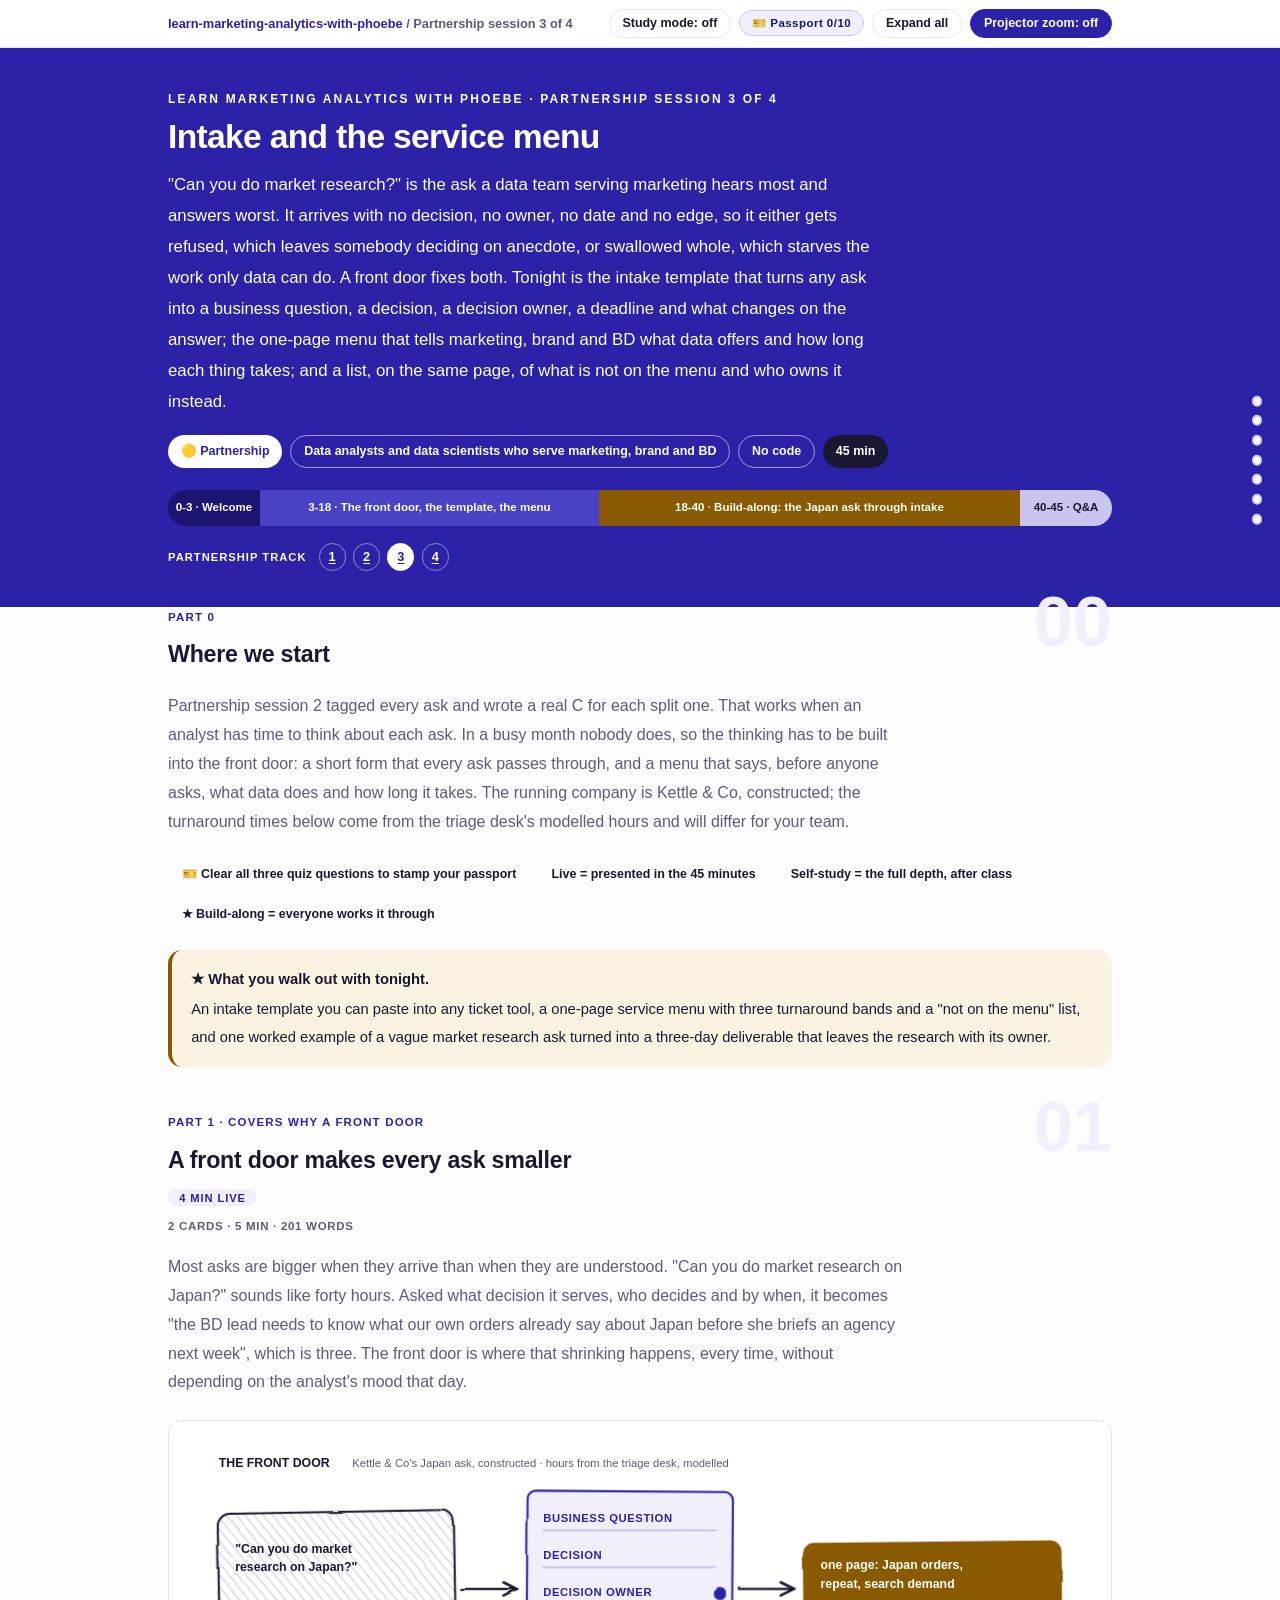
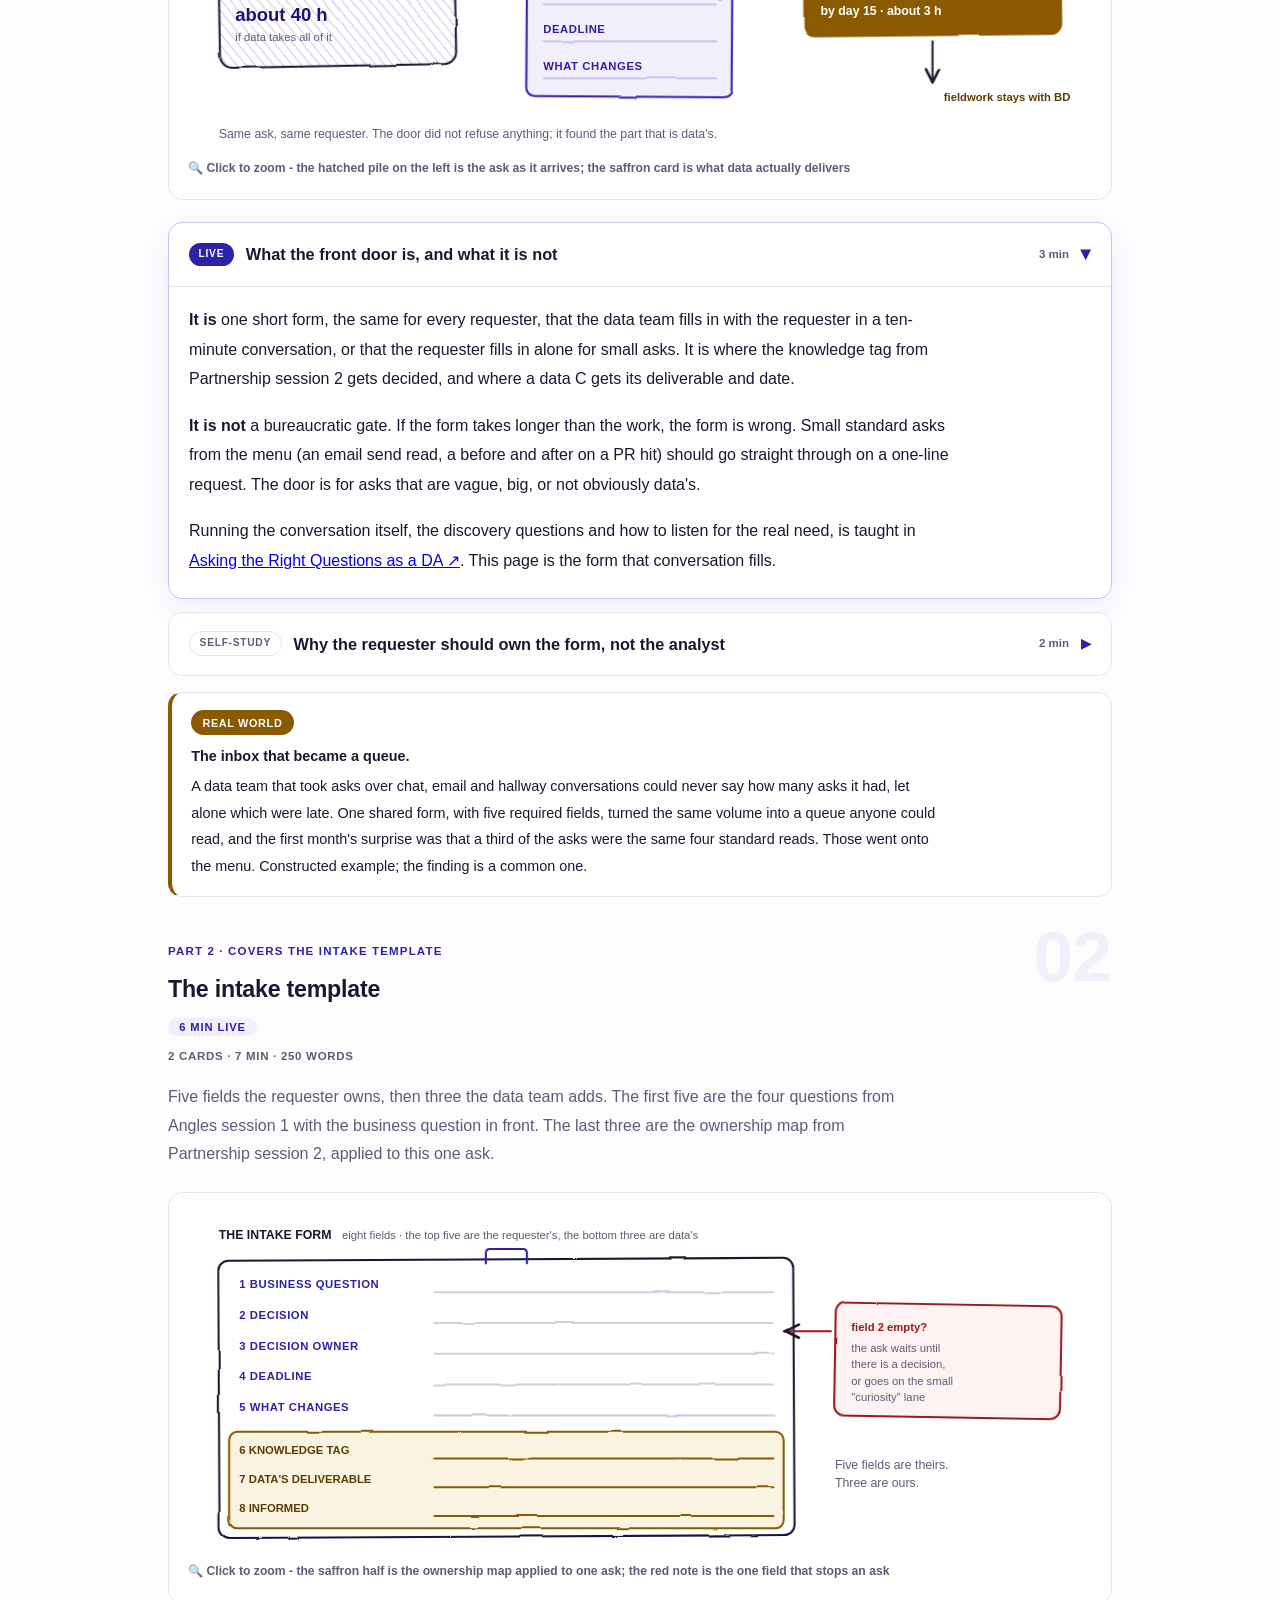
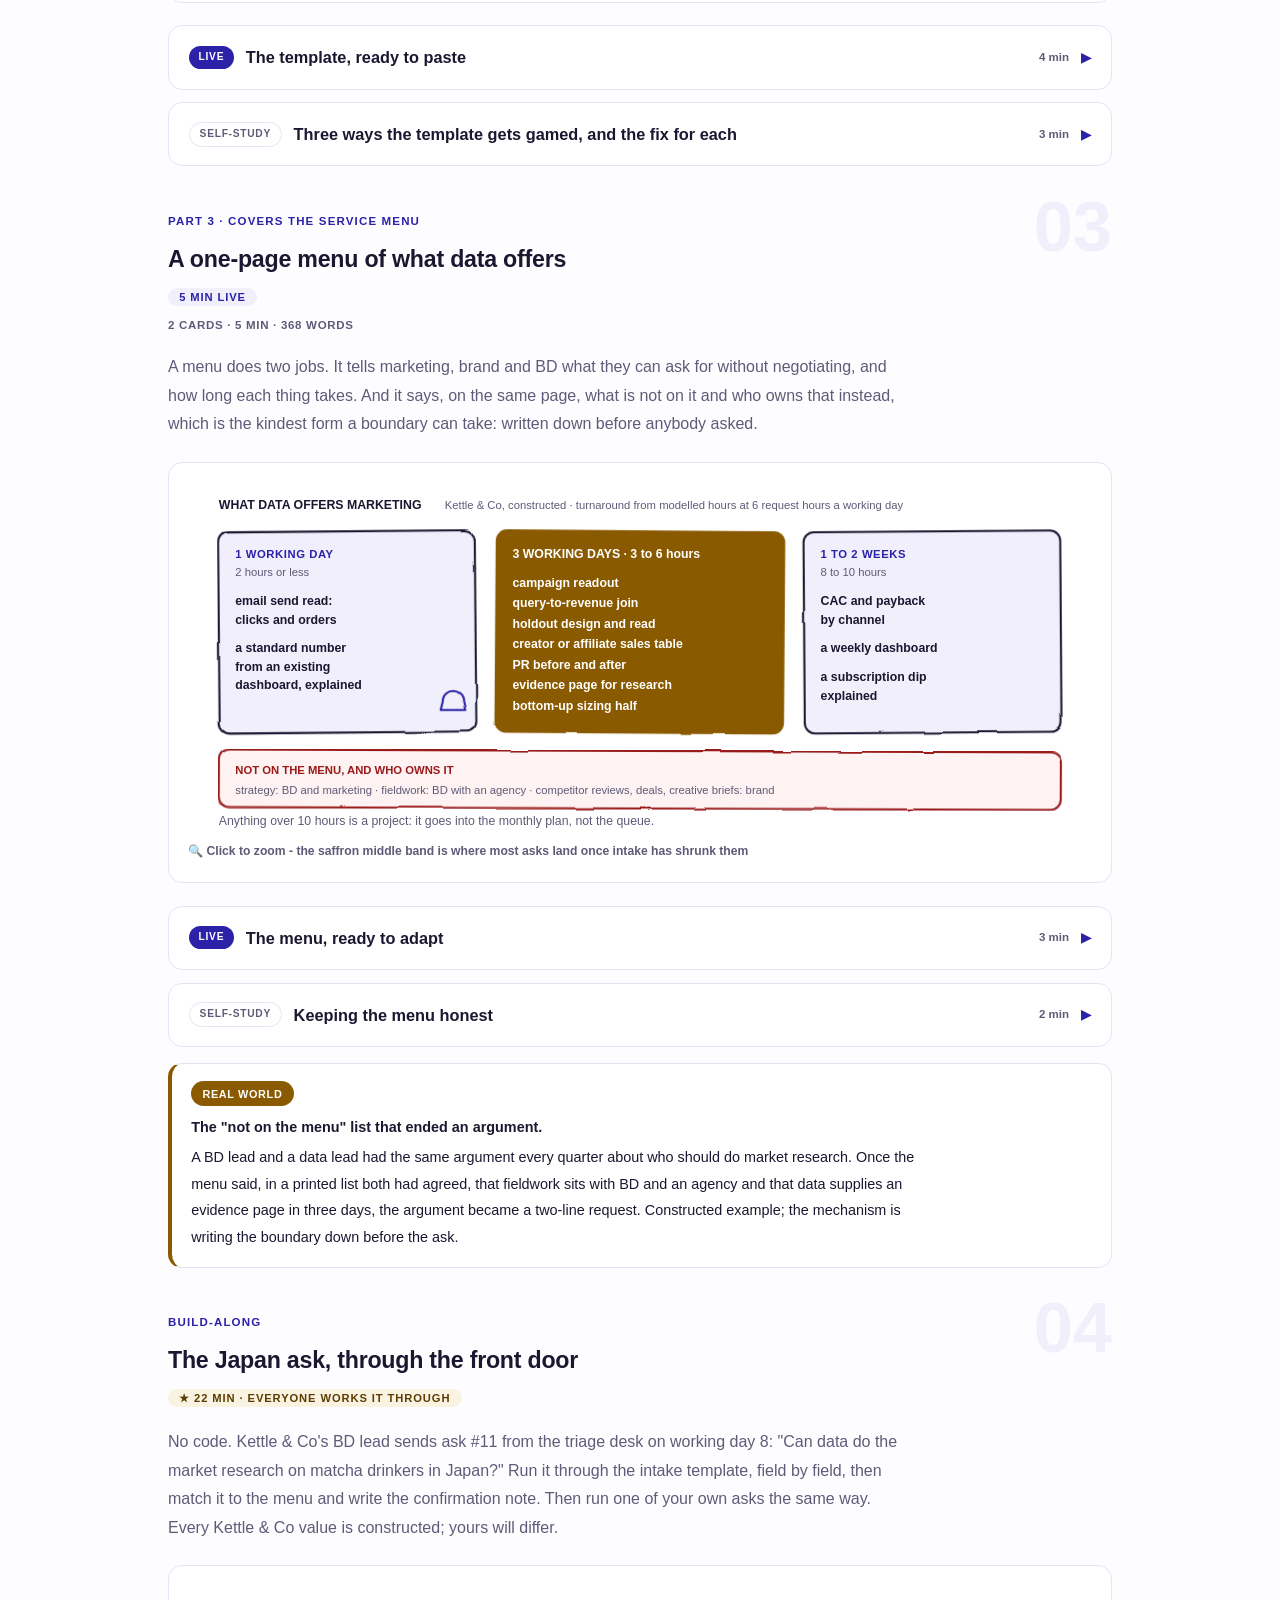
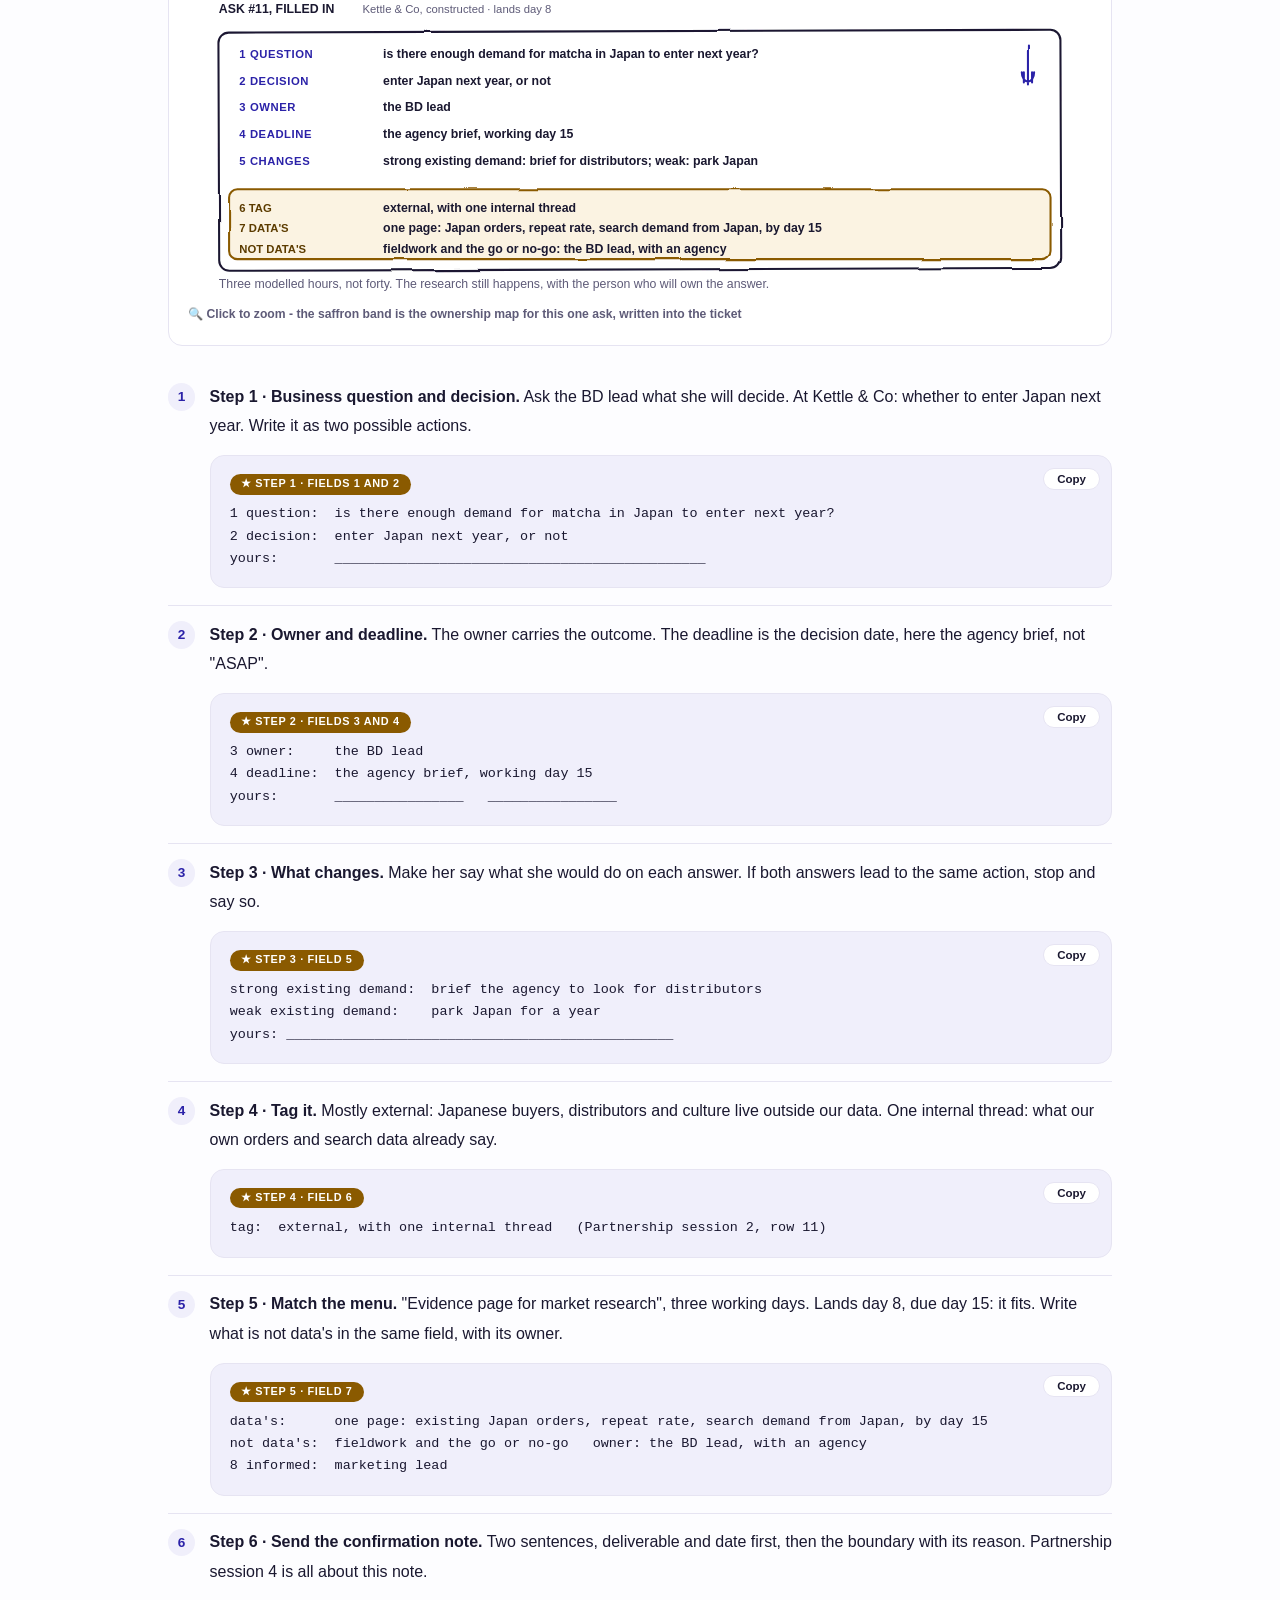
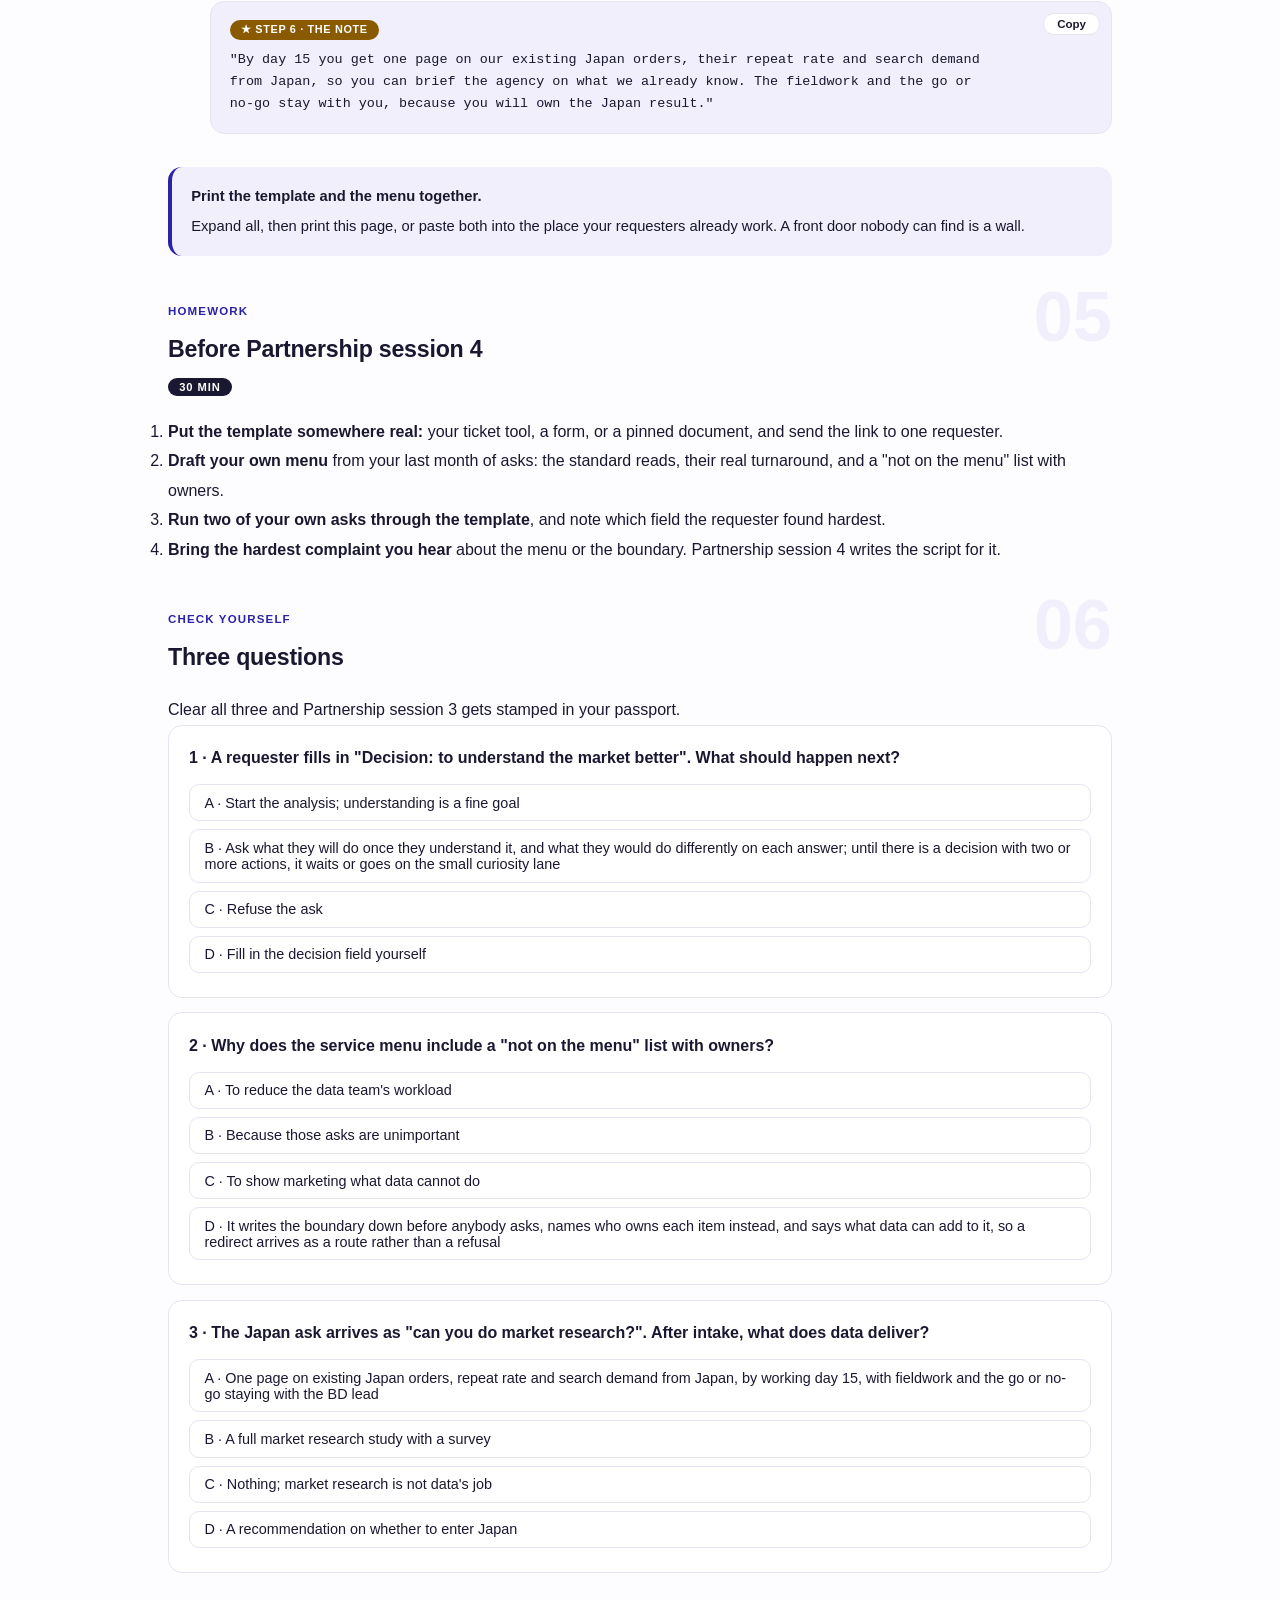
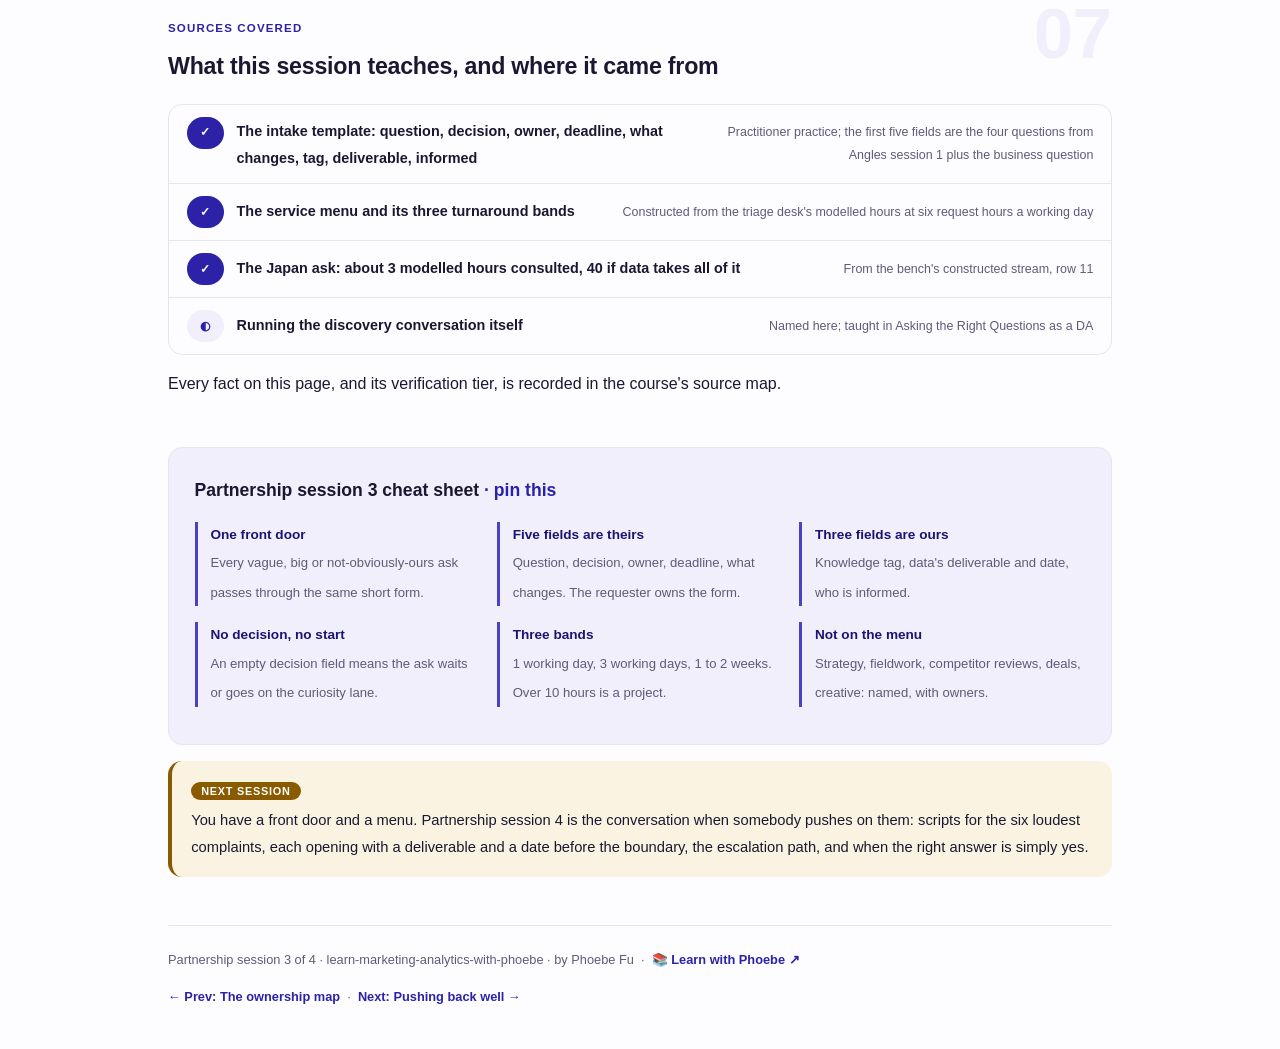
<file: courses/p3-intake-and-the-service-menu.html>
<!DOCTYPE html>
<html lang="en">
<head>
<meta charset="UTF-8">
<meta name="viewport" content="width=device-width, initial-scale=1.0">
<!-- social:start -->
<meta name="description" content="Partnership session 3 of 4. Intake and the service menu: a front door that turns &quot;can you do market research?&quot; into a scoped ask with a business question, a decision, a decision owner, a deadline and what changes on the answer, and a one-page menu of what a data team offers marketing, with turnaround times and a list of what is not on it.">
<meta property="og:type" content="article">
<meta property="og:site_name" content="Learn with Phoebe">
<meta property="og:title" content="Intake and the service menu - learn marketing analytics with phoebe">
<meta property="og:description" content="Partnership session 3 of 4. An intake template and a one-page service menu with turnaround times.">
<meta property="og:url" content="https://phoebefu6.github.io/learn-marketing-analytics-with-phoebe/courses/p3-intake-and-the-service-menu.html">
<meta property="og:image" content="https://phoebefu6.github.io/learn-marketing-analytics-with-phoebe/assets/og-cover.png">
<meta property="og:image:width" content="1200">
<meta property="og:image:height" content="630">
<meta name="twitter:card" content="summary_large_image">
<meta name="twitter:title" content="Intake and the service menu - learn marketing analytics with phoebe">
<meta name="twitter:description" content="Partnership session 3 of 4. The front door, the template, the menu.">
<meta name="twitter:image" content="https://phoebefu6.github.io/learn-marketing-analytics-with-phoebe/assets/og-cover.png">
<!-- social:end -->
<title>Partnership session 3 · Intake and the service menu - learn marketing analytics with phoebe</title>
<link rel="stylesheet" href="../assets/style.css?v=21">
</head>
<body>

<div class="toolbar">
  <div class="wrap">
    <span class="crumb"><a href="../index.html">learn-marketing-analytics-with-phoebe</a> / Partnership session 3 of 4</span>
    <button class="btn" id="toggle-all" type="button">Expand all</button>
    <button class="btn primary" id="zoom-toggle" type="button">Projector zoom: off</button>
  </div>
</div>

<header class="masthead">
  <div class="wrap">
    <div class="eyebrow">Learn Marketing Analytics with Phoebe · Partnership session 3 of 4</div>
    <h1>Intake and <span class="accent">the service menu</span></h1>
    <p class="sub">"Can you do market research?" is the ask a data team serving marketing hears most and answers worst. It arrives with no decision, no owner, no date and no edge, so it either gets refused, which leaves somebody deciding on anecdote, or swallowed whole, which starves the work only data can do. A front door fixes both. Tonight is the intake template that turns any ask into a business question, a decision, a decision owner, a deadline and what changes on the answer; the one-page menu that tells marketing, brand and BD what data offers and how long each thing takes; and a list, on the same page, of what is not on the menu and who owns it instead.</p>
    <div class="chip-row">
      <span class="chip level">🟡 Partnership</span>
      <span class="chip audience">Data analysts and data scientists who serve marketing, brand and BD</span>
      <span class="chip audience">No code</span>
      <span class="chip time">45 min</span>
    </div>
    <div class="agenda">
      <span class="a1" style="flex:1">0-3 · Welcome</span>
      <span class="a2" style="flex:4">3-18 · The front door, the template, the menu</span>
      <span class="a3" style="flex:5">18-40 · Build-along: the Japan ask through intake</span>
      <span class="a4" style="flex:1">40-45 · Q&amp;A</span>
    </div>
  </div>
</header>

<main class="wrap">

  <section class="section" id="intro">
    <div class="section-kicker">
      <span class="klabel">Part 0</span>
      <h2>Where we start</h2>
    </div>
    <p class="lede">Partnership session 2 tagged every ask and wrote a real C for each split one. That works when an analyst has time to think about each ask. In a busy month nobody does, so the thinking has to be built into the front door: a short form that every ask passes through, and a menu that says, before anyone asks, what data does and how long it takes. The running company is Kettle &amp; Co, constructed; the turnaround times below come from the triage desk's modelled hours and will differ for your team.</p>

    <div class="legend">
      <span class="pill">🎫 Clear all three quiz questions to stamp your passport</span>
      <span class="pill">Live = presented in the 45 minutes</span>
      <span class="pill">Self-study = the full depth, after class</span>
      <span class="pill">★ Build-along = everyone works it through</span>
    </div>

    <div class="callout win">
      <p><strong>★ What you walk out with tonight.</strong> An intake template you can paste into any ticket tool, a one-page service menu with three turnaround bands and a "not on the menu" list, and one worked example of a vague market research ask turned into a three-day deliverable that leaves the research with its owner.</p>
    </div>
  </section>

  <section class="section" id="part-1">
    <div class="section-kicker">
      <span class="klabel">Part 1 · covers why a front door</span>
      <h2>A front door makes every ask smaller</h2>
      <span class="tag concept">4 min live</span>
    </div>
    <p class="lede">Most asks are bigger when they arrive than when they are understood. "Can you do market research on Japan?" sounds like forty hours. Asked what decision it serves, who decides and by when, it becomes "the BD lead needs to know what our own orders already say about Japan before she briefs an agency next week", which is three. The front door is where that shrinking happens, every time, without depending on the analyst's mood that day.</p>

    <figure class="zoomable">
      <svg viewBox="0 0 880 300" xmlns="http://www.w3.org/2000/svg" role="img" aria-label="A hand-drawn front door. On the left, a large vague ask: can you do market research on Japan, about 40 hours if data takes all of it. It passes through a door made of five intake fields: business question, decision, decision owner, deadline, what changes. On the right a small scoped ask comes out: one page on our Japan orders, repeat and search demand, by day 15, about 3 hours, and an arrow sends the fieldwork back to the BD lead.">
        <defs>
          <filter id="p3aSk" x="-3%" y="-3%" width="106%" height="106%"><feTurbulence type="fractalNoise" baseFrequency="0.02" numOctaves="2" seed="15" result="n"/><feDisplacementMap in="SourceGraphic" in2="n" scale="2.4" xChannelSelector="R" yChannelSelector="G"/></filter>
          <pattern id="p3aHc" patternUnits="userSpaceOnUse" width="7" height="7" patternTransform="rotate(-38)"><line x1="0" y1="0" x2="0" y2="7" stroke="#2B22A8" stroke-width="1" opacity=".5"/></pattern>
          <marker id="p3aAr" viewBox="0 0 10 10" refX="9" refY="5" markerWidth="8" markerHeight="8" orient="auto"><path d="M1 1 L9 5 L1 9" fill="none" stroke="#1A1830" stroke-width="1.6" stroke-linecap="round"/></marker>
        </defs>
        <style>
          .p3aH { font: 800 12px Inter, sans-serif; fill: #1A1830; }
          .p3aL { font: 600 12px Inter, sans-serif; fill: #1A1830; }
          .p3aS { font: 400 11px Inter, sans-serif; fill: #5E5B78; }
          .p3aB { font: 800 11px Inter, sans-serif; fill: #5C3C00; }
          .p3aA { font: 700 11px Inter, sans-serif; fill: #2B22A8; letter-spacing: .05em; }
          .p3aV { font: 800 18px Inter, sans-serif; fill: #1B1470; }
          .p3aW { font: 800 12px Inter, sans-serif; fill: #FFFFFF; }
          .p3aN { font: 400 12px Inter, sans-serif; fill: #5E5B78; }
        </style>

        <text class="p3aH" x="30" y="26">THE FRONT DOOR</text>
        <text class="p3aS" x="160" y="26">Kettle &amp; Co's Japan ask, constructed · hours from the triage desk, modelled</text>

        <g filter="url(#p3aSk)" fill="none" stroke="#1A1830" stroke-width="2" stroke-linecap="round" stroke-linejoin="round">
          <rect x="30" y="70" width="230" height="150" rx="12" transform="rotate(-1 145 145)" fill="url(#p3aHc)"/>
          <path d="M266 145 L320 145" marker-end="url(#p3aAr)"/>
          <!-- the door: five field slots -->
          <rect x="330" y="50" width="200" height="200" rx="8" transform="rotate(0.4 430 150)" fill="#F0EFFB" stroke="#2B22A8"/>
          <path d="M346 88 L514 88 M346 124 L514 124 M346 160 L514 160 M346 196 L514 196 M346 232 L514 232" stroke="#C9C5EE"/>
          <path d="M536 145 L590 145" marker-end="url(#p3aAr)"/>
          <rect x="600" y="100" width="250" height="90" rx="10" transform="rotate(-0.6 725 145)" fill="#8A5A00" stroke="#8A5A00"/>
          <path d="M725 196 L725 236" marker-end="url(#p3aAr)"/>
          <!-- doodle: a door handle -->
          <circle cx="518" cy="150" r="5" fill="#2B22A8" stroke="#2B22A8"/>
        </g>

        <text class="p3aL" x="46" y="110">"Can you do market</text>
        <text class="p3aL" x="46" y="128">research on Japan?"</text>
        <text class="p3aV" x="46" y="176">about 40 h</text>
        <text class="p3aS" x="46" y="196">if data takes all of it</text>

        <text class="p3aA" x="346" y="80">BUSINESS QUESTION</text>
        <text class="p3aA" x="346" y="116">DECISION</text>
        <text class="p3aA" x="346" y="152">DECISION OWNER</text>
        <text class="p3aA" x="346" y="188">DEADLINE</text>
        <text class="p3aA" x="346" y="224">WHAT CHANGES</text>

        <text class="p3aW" x="616" y="126">one page: Japan orders,</text>
        <text class="p3aW" x="616" y="144">repeat, search demand</text>
        <text class="p3aW" x="616" y="170">by day 15 · about 3 h</text>
        <text class="p3aB" x="736" y="254">fieldwork stays with BD</text>

        <text class="p3aN" x="30" y="290">Same ask, same requester. The door did not refuse anything; it found the part that is data's.</text>
      </svg>
      <figcaption>🔍 Click to zoom - the hatched pile on the left is the ask as it arrives; the saffron card is what data actually delivers</figcaption>
    </figure>

    <details class="card" open>
      <summary><span class="mode live">Live</span>What the front door is, and what it is not<span class="mini">3 min</span><span class="caret">▶</span></summary>
      <div class="body">
        <p><strong>It is</strong> one short form, the same for every requester, that the data team fills in with the requester in a ten-minute conversation, or that the requester fills in alone for small asks. It is where the knowledge tag from Partnership session 2 gets decided, and where a data C gets its deliverable and date.</p>
        <p><strong>It is not</strong> a bureaucratic gate. If the form takes longer than the work, the form is wrong. Small standard asks from the menu (an email send read, a before and after on a PR hit) should go straight through on a one-line request. The door is for asks that are vague, big, or not obviously data's.</p>
        <p>Running the conversation itself, the discovery questions and how to listen for the real need, is taught in <a href="https://phoebefu6.github.io/learn-asking-right-questions-as-da-with-phoebe/">Asking the Right Questions as a DA ↗</a>. This page is the form that conversation fills.</p>
      </div>
    </details>

    <details class="card">
      <summary><span class="mode self">Self-study</span>Why the requester should own the form, not the analyst<span class="mini">2 min</span><span class="caret">▶</span></summary>
      <div class="body">
        <p>A form the analyst fills in after the meeting is the analyst's interpretation. A form the requester signs is an agreement. The difference shows up three weeks later, when the requester remembers asking for something bigger: a form in their words, with their decision and their date, settles it without anybody having to be right.</p>
      </div>
    </details>

    <div class="callout example">
      <span class="ex-pill">Real world</span>
      <p><strong>The inbox that became a queue.</strong> A data team that took asks over chat, email and hallway conversations could never say how many asks it had, let alone which were late. One shared form, with five required fields, turned the same volume into a queue anyone could read, and the first month's surprise was that a third of the asks were the same four standard reads. Those went onto the menu. Constructed example; the finding is a common one.</p>
    </div>
  </section>

  <section class="section" id="part-2">
    <div class="section-kicker">
      <span class="klabel">Part 2 · covers the intake template</span>
      <h2>The intake template</h2>
      <span class="tag concept">6 min live</span>
    </div>
    <p class="lede">Five fields the requester owns, then three the data team adds. The first five are the four questions from Angles session 1 with the business question in front. The last three are the ownership map from Partnership session 2, applied to this one ask.</p>

    <figure class="zoomable">
      <svg viewBox="0 0 880 330" xmlns="http://www.w3.org/2000/svg" role="img" aria-label="A hand-drawn intake form in two halves. The top half, owned by the requester: business question, decision, decision owner, deadline, what changes based on the answer. The bottom half, added by the data team and shaded saffron: knowledge tag, data's deliverable and date, and who else is informed. A side note says if the decision field is empty, the ask waits.">
        <defs>
          <filter id="p3bSk" x="-3%" y="-3%" width="106%" height="106%"><feTurbulence type="fractalNoise" baseFrequency="0.02" numOctaves="2" seed="27" result="n"/><feDisplacementMap in="SourceGraphic" in2="n" scale="2.4" xChannelSelector="R" yChannelSelector="G"/></filter>
          <pattern id="p3bHc" patternUnits="userSpaceOnUse" width="7" height="7" patternTransform="rotate(-38)"><line x1="0" y1="0" x2="0" y2="7" stroke="#2B22A8" stroke-width="1" opacity=".5"/></pattern>
          <marker id="p3bAr" viewBox="0 0 10 10" refX="9" refY="5" markerWidth="8" markerHeight="8" orient="auto"><path d="M1 1 L9 5 L1 9" fill="none" stroke="#1A1830" stroke-width="1.6" stroke-linecap="round"/></marker>
        </defs>
        <style>
          .p3bH { font: 800 12px Inter, sans-serif; fill: #1A1830; }
          .p3bL { font: 600 12px Inter, sans-serif; fill: #1A1830; }
          .p3bS { font: 400 11px Inter, sans-serif; fill: #5E5B78; }
          .p3bB { font: 800 11px Inter, sans-serif; fill: #5C3C00; }
          .p3bA { font: 700 11px Inter, sans-serif; fill: #2B22A8; letter-spacing: .05em; }
          .p3bR { font: 800 11px Inter, sans-serif; fill: #991B1B; }
          .p3bN { font: 400 12px Inter, sans-serif; fill: #5E5B78; }
        </style>

        <text class="p3bH" x="30" y="26">THE INTAKE FORM</text>
        <text class="p3bS" x="150" y="26">eight fields · the top five are the requester's, the bottom three are data's</text>

        <g filter="url(#p3bSk)" fill="none" stroke="#1A1830" stroke-width="2" stroke-linecap="round" stroke-linejoin="round">
          <rect x="30" y="46" width="560" height="270" rx="10" transform="rotate(-0.3 310 181)" fill="#FFFFFF"/>
          <path d="M240 78 L570 78 M240 108 L570 108 M240 138 L570 138 M240 168 L570 168 M240 198 L570 198" stroke="#CFCDE0"/>
          <rect x="40" y="214" width="540" height="94" rx="8" fill="#FBF3E2" stroke="#8A5A00"/>
          <path d="M240 240 L570 240 M240 268 L570 268 M240 296 L570 296" stroke="#8A5A00"/>
          <rect x="630" y="90" width="220" height="110" rx="10" transform="rotate(1 740 145)" fill="#FEF2F2" stroke="#991B1B"/>
          <path d="M626 116 L582 116" stroke="#991B1B" marker-end="url(#p3bAr)"/>
          <!-- doodle: a clipboard clip -->
          <path d="M290 50 L290 40 Q290 36 294 36 L326 36 Q330 36 330 40 L330 50" stroke="#2B22A8"/>
        </g>

        <text class="p3bA" x="50" y="74">1 BUSINESS QUESTION</text>
        <text class="p3bA" x="50" y="104">2 DECISION</text>
        <text class="p3bA" x="50" y="134">3 DECISION OWNER</text>
        <text class="p3bA" x="50" y="164">4 DEADLINE</text>
        <text class="p3bA" x="50" y="194">5 WHAT CHANGES</text>
        <text class="p3bB" x="50" y="236">6 KNOWLEDGE TAG</text>
        <text class="p3bB" x="50" y="264">7 DATA'S DELIVERABLE</text>
        <text class="p3bB" x="50" y="292">8 INFORMED</text>

        <text class="p3bR" x="646" y="116">field 2 empty?</text>
        <text class="p3bS" x="646" y="136">the ask waits until</text>
        <text class="p3bS" x="646" y="152">there is a decision,</text>
        <text class="p3bS" x="646" y="168">or goes on the small</text>
        <text class="p3bS" x="646" y="184">"curiosity" lane</text>

        <text class="p3bN" x="630" y="250">Five fields are theirs.</text>
        <text class="p3bN" x="630" y="268">Three are ours.</text>
      </svg>
      <figcaption>🔍 Click to zoom - the saffron half is the ownership map applied to one ask; the red note is the one field that stops an ask</figcaption>
    </figure>

    <details class="card">
      <summary><span class="mode live">Live</span>The template, ready to paste<span class="mini">4 min</span><span class="caret">▶</span></summary>
      <div class="body">
        <p>Copy this into your ticket tool, a shared document, or a form. Keep it to these eight fields; every extra field is a reason not to use it.</p>
        <div class="prompt-box good"><span class="label">★ The intake template</span>REQUESTER FILLS
1. Business question:   what do you need to know, in one sentence?
2. Decision:            what will you decide with the answer? (two or more possible actions)
3. Decision owner:      who makes that decision and carries the outcome?
4. Deadline:            when is the decision made? (the decision date, not the ask date)
5. What changes:        what would you do differently on each possible answer?

DATA TEAM ADDS
6. Knowledge tag:       external market / internal evidence / both
7. Data's deliverable:  what data hands over, and by when (from the service menu)
                        not data's: ________________________ (owner: ______________)
8. Informed:            who else is told when it lands</div>
        <p>Field 5 is the one people skip and the one that matters most. If both answers lead to the same action, the analysis is not needed for this decision, and the honest move is to say so and offer what would change the action instead.</p>
      </div>
    </details>

    <details class="card">
      <summary><span class="mode self">Self-study</span>Three ways the template gets gamed, and the fix for each<span class="mini">3 min</span><span class="caret">▶</span></summary>
      <div class="body">
        <p><strong>"Decision: to understand the market."</strong> Understanding is not a decision. Ask what they will do once they understand it.</p>
        <p><strong>"Deadline: ASAP."</strong> ASAP has no date. Ask when the meeting is where the decision gets made.</p>
        <p><strong>"Decision owner: data."</strong> Then nobody in the business will act on it. The owner is the person who will be judged on the outcome; data informs the bet and the business places it.</p>
      </div>
    </details>
  </section>

  <section class="section" id="part-3">
    <div class="section-kicker">
      <span class="klabel">Part 3 · covers the service menu</span>
      <h2>A one-page menu of what data offers</h2>
      <span class="tag concept">5 min live</span>
    </div>
    <p class="lede">A menu does two jobs. It tells marketing, brand and BD what they can ask for without negotiating, and how long each thing takes. And it says, on the same page, what is not on it and who owns that instead, which is the kindest form a boundary can take: written down before anybody asked.</p>

    <figure class="zoomable">
      <svg viewBox="0 0 880 340" xmlns="http://www.w3.org/2000/svg" role="img" aria-label="A hand-drawn one-page menu in three turnaround bands. One working day: an email send read. Three working days: a campaign readout, a query-to-revenue join, a holdout design and read, a creator sales table, a before and after on PR, an evidence page for market research. One to two weeks: CAC and payback by channel, a weekly dashboard, a subscription dip explained. A red box at the bottom lists what is not on the menu and its owner: strategy, BD and marketing; research fieldwork, BD with an agency; competitor reviews, brand; negotiations and creative briefs, brand.">
        <defs>
          <filter id="p3cSk" x="-3%" y="-3%" width="106%" height="106%"><feTurbulence type="fractalNoise" baseFrequency="0.02" numOctaves="2" seed="39" result="n"/><feDisplacementMap in="SourceGraphic" in2="n" scale="2.4" xChannelSelector="R" yChannelSelector="G"/></filter>
          <pattern id="p3cHc" patternUnits="userSpaceOnUse" width="7" height="7" patternTransform="rotate(-38)"><line x1="0" y1="0" x2="0" y2="7" stroke="#2B22A8" stroke-width="1" opacity=".5"/></pattern>
          <marker id="p3cAr" viewBox="0 0 10 10" refX="9" refY="5" markerWidth="8" markerHeight="8" orient="auto"><path d="M1 1 L9 5 L1 9" fill="none" stroke="#1A1830" stroke-width="1.6" stroke-linecap="round"/></marker>
        </defs>
        <style>
          .p3cH { font: 800 12px Inter, sans-serif; fill: #1A1830; }
          .p3cL { font: 600 12px Inter, sans-serif; fill: #1A1830; }
          .p3cS { font: 400 11px Inter, sans-serif; fill: #5E5B78; }
          .p3cB { font: 800 11px Inter, sans-serif; fill: #5C3C00; }
          .p3cA { font: 700 11px Inter, sans-serif; fill: #2B22A8; letter-spacing: .05em; }
          .p3cR { font: 800 11px Inter, sans-serif; fill: #991B1B; }
          .p3cW { font: 800 12px Inter, sans-serif; fill: #FFFFFF; }
          .p3cN { font: 400 12px Inter, sans-serif; fill: #5E5B78; }
        </style>

        <text class="p3cH" x="30" y="26">WHAT DATA OFFERS MARKETING</text>
        <text class="p3cS" x="250" y="26">Kettle &amp; Co, constructed · turnaround from modelled hours at 6 request hours a working day</text>

        <g filter="url(#p3cSk)" fill="none" stroke="#1A1830" stroke-width="2" stroke-linecap="round" stroke-linejoin="round">
          <rect x="30" y="48" width="250" height="196" rx="10" transform="rotate(-0.5 155 146)" fill="#F0EFFB"/>
          <rect x="300" y="48" width="280" height="196" rx="10" transform="rotate(0.4 440 146)" fill="#8A5A00" stroke="#8A5A00"/>
          <rect x="600" y="48" width="250" height="196" rx="10" transform="rotate(-0.4 725 146)" fill="#F0EFFB"/>
          <rect x="30" y="262" width="820" height="56" rx="10" transform="rotate(0.2 440 290)" fill="#FEF2F2" stroke="#991B1B"/>
          <!-- doodle: a small bell -->
          <path d="M248 214 C248 200 268 200 268 214 L270 222 L246 222 Z" stroke="#2B22A8"/>
        </g>

        <text class="p3cA" x="46" y="74">1 WORKING DAY</text>
        <text class="p3cS" x="46" y="92">2 hours or less</text>
        <text class="p3cL" x="46" y="120">email send read:</text>
        <text class="p3cL" x="46" y="138">clicks and orders</text>
        <text class="p3cL" x="46" y="166">a standard number</text>
        <text class="p3cL" x="46" y="184">from an existing</text>
        <text class="p3cL" x="46" y="202">dashboard, explained</text>

        <text class="p3cW" x="316" y="74">3 WORKING DAYS · 3 to 6 hours</text>
        <text class="p3cW" x="316" y="102">campaign readout</text>
        <text class="p3cW" x="316" y="122">query-to-revenue join</text>
        <text class="p3cW" x="316" y="142">holdout design and read</text>
        <text class="p3cW" x="316" y="162">creator or affiliate sales table</text>
        <text class="p3cW" x="316" y="182">PR before and after</text>
        <text class="p3cW" x="316" y="202">evidence page for research</text>
        <text class="p3cW" x="316" y="222">bottom-up sizing half</text>

        <text class="p3cA" x="616" y="74">1 TO 2 WEEKS</text>
        <text class="p3cS" x="616" y="92">8 to 10 hours</text>
        <text class="p3cL" x="616" y="120">CAC and payback</text>
        <text class="p3cL" x="616" y="138">by channel</text>
        <text class="p3cL" x="616" y="166">a weekly dashboard</text>
        <text class="p3cL" x="616" y="194">a subscription dip</text>
        <text class="p3cL" x="616" y="212">explained</text>

        <text class="p3cR" x="46" y="284">NOT ON THE MENU, AND WHO OWNS IT</text>
        <text class="p3cS" x="46" y="304">strategy: BD and marketing · fieldwork: BD with an agency · competitor reviews, deals, creative briefs: brand</text>

        <text class="p3cN" x="30" y="334">Anything over 10 hours is a project: it goes into the monthly plan, not the queue.</text>
      </svg>
      <figcaption>🔍 Click to zoom - the saffron middle band is where most asks land once intake has shrunk them</figcaption>
    </figure>

    <details class="card">
      <summary><span class="mode live">Live</span>The menu, ready to adapt<span class="mini">3 min</span><span class="caret">▶</span></summary>
      <div class="body">
        <p>Turnaround comes from the triage desk's modelled hours: at six request hours a working day, 2 hours or less is one working day, 3 to 6 hours is three working days, 8 to 10 hours is one to two weeks, and anything bigger is a project for the monthly plan. Your hours and days will differ; the bands are the idea.</p>
        <table class="clean">
          <tr><th>On the menu</th><th>For</th><th>Turnaround</th></tr>
          <tr><td>Email send read: clicks and orders per send, opens set aside</td><td>Marketing lead</td><td>1 working day</td></tr>
          <tr><td>PR before and after: branded search and direct visits against last year</td><td>Brand manager</td><td>3 working days</td></tr>
          <tr><td>Query-to-revenue join: search queries to landing pages to orders</td><td>Marketing lead</td><td>3 working days</td></tr>
          <tr><td>Campaign readout against the pre-agreed metric</td><td>Marketing lead</td><td>3 working days</td></tr>
          <tr><td>Holdout design, and the read after the test runs</td><td>Marketing lead</td><td>3 working days, plus the test</td></tr>
          <tr><td>Creator, affiliate or event sales table: orders and new customers by code, link or scan</td><td>Marketing, BD</td><td>3 working days</td></tr>
          <tr><td>Evidence page for market research: what our own data already says</td><td>BD lead</td><td>3 working days</td></tr>
          <tr><td>Bottom-up half of a market sizing (method: <a href="https://phoebefu6.github.io/learn-market-sizing-with-phoebe/courses/a2-bottom-up.html">Market Sizing, Analyst 2 ↗</a>), or the account evidence for an ICP</td><td>BD lead</td><td>3 working days</td></tr>
          <tr><td>Tracker wave read: weighting and significance</td><td>Brand manager</td><td>3 working days</td></tr>
          <tr><td>CAC, margin and payback by acquisition channel</td><td>Marketing lead, finance</td><td>1 to 2 weeks</td></tr>
          <tr><td>A weekly dashboard: one decision per tile, definitions under every number</td><td>Marketing lead</td><td>1 to 2 weeks</td></tr>
          <tr><td>A subscription or sales dip, explained by channel and tenure</td><td>Marketing lead</td><td>1 to 2 weeks</td></tr>
        </table>
        <table class="clean" style="margin-top:12px">
          <tr><th>Not on the menu</th><th>Who owns it</th><th>What data can add, if asked</th></tr>
          <tr><td>Market research fieldwork, surveys, panels</td><td>BD or brand, with an agency</td><td>The evidence page above</td></tr>
          <tr><td>Market penetration or go-to-market strategy</td><td>BD and marketing</td><td>Customer evidence by region or segment</td></tr>
          <tr><td>Competitor reviews</td><td>Brand</td><td>Our own price-change history</td></tr>
          <tr><td>Agency or influencer negotiations</td><td>Brand, procurement</td><td>Last quarter's partner sales table</td></tr>
          <tr><td>Creative and positioning briefs</td><td>Brand</td><td>Nothing, usually; say so kindly</td></tr>
        </table>
      </div>
    </details>

    <details class="card">
      <summary><span class="mode self">Self-study</span>Keeping the menu honest<span class="mini">2 min</span><span class="caret">▶</span></summary>
      <div class="body">
        <p>A menu with turnaround times is a promise. Track how often each item lands on time for a quarter, and change the time on the menu rather than missing it quietly. Add an item when the same ask arrives three times in a month; remove one nobody has ordered in a quarter. And when capacity drops, as it did on the triage desk's break button, change the turnaround bands that month and tell everyone the same day.</p>
      </div>
    </details>

    <div class="callout example">
      <span class="ex-pill">Real world</span>
      <p><strong>The "not on the menu" list that ended an argument.</strong> A BD lead and a data lead had the same argument every quarter about who should do market research. Once the menu said, in a printed list both had agreed, that fieldwork sits with BD and an agency and that data supplies an evidence page in three days, the argument became a two-line request. Constructed example; the mechanism is writing the boundary down before the ask.</p>
    </div>
  </section>

  <section class="section" id="demo-1">
    <div class="section-kicker">
      <span class="klabel">Build-along</span>
      <h2>The Japan ask, through the front door</h2>
      <span class="tag demo">★ 22 min · everyone works it through</span>
    </div>
    <p class="lede">No code. Kettle &amp; Co's BD lead sends ask #11 from the triage desk on working day 8: "Can data do the market research on matcha drinkers in Japan?" Run it through the intake template, field by field, then match it to the menu and write the confirmation note. Then run one of your own asks the same way. Every Kettle &amp; Co value is constructed; yours will differ.</p>

    <figure class="zoomable">
      <svg viewBox="0 0 880 300" xmlns="http://www.w3.org/2000/svg" role="img" aria-label="A hand-drawn filled intake form for the Japan ask. Business question: is there enough demand for matcha in Japan to enter next year. Decision: enter Japan next year or not. Owner: the BD lead. Deadline: the agency brief, day 15. What changes: strong existing demand, brief the agency for distributors; weak, park Japan. Tag: external, with one internal thread. Data's deliverable, in saffron: one page on existing Japan orders, repeat rate and search demand, by day 15. Not data's: fieldwork and the go or no-go, BD lead.">
        <defs>
          <filter id="p3dSk" x="-3%" y="-3%" width="106%" height="106%"><feTurbulence type="fractalNoise" baseFrequency="0.02" numOctaves="2" seed="51" result="n"/><feDisplacementMap in="SourceGraphic" in2="n" scale="2.4" xChannelSelector="R" yChannelSelector="G"/></filter>
          <pattern id="p3dHc" patternUnits="userSpaceOnUse" width="7" height="7" patternTransform="rotate(-38)"><line x1="0" y1="0" x2="0" y2="7" stroke="#2B22A8" stroke-width="1" opacity=".5"/></pattern>
          <marker id="p3dAr" viewBox="0 0 10 10" refX="9" refY="5" markerWidth="8" markerHeight="8" orient="auto"><path d="M1 1 L9 5 L1 9" fill="none" stroke="#1A1830" stroke-width="1.6" stroke-linecap="round"/></marker>
        </defs>
        <style>
          .p3dH { font: 800 12px Inter, sans-serif; fill: #1A1830; }
          .p3dL { font: 600 12px Inter, sans-serif; fill: #1A1830; }
          .p3dS { font: 400 11px Inter, sans-serif; fill: #5E5B78; }
          .p3dB { font: 800 11px Inter, sans-serif; fill: #5C3C00; }
          .p3dA { font: 700 11px Inter, sans-serif; fill: #2B22A8; letter-spacing: .05em; }
          .p3dN { font: 400 12px Inter, sans-serif; fill: #5E5B78; }
        </style>

        <text class="p3dH" x="30" y="26">ASK #11, FILLED IN</text>
        <text class="p3dS" x="170" y="26">Kettle &amp; Co, constructed · lands day 8</text>

        <g filter="url(#p3dSk)" fill="none" stroke="#1A1830" stroke-width="2" stroke-linecap="round" stroke-linejoin="round">
          <rect x="30" y="44" width="820" height="232" rx="10" transform="rotate(-0.2 440 160)" fill="#FFFFFF"/>
          <rect x="40" y="198" width="800" height="68" rx="8" fill="#FBF3E2" stroke="#8A5A00"/>
          <!-- doodle: a matcha whisk -->
          <path d="M818 58 L818 84 M812 84 C812 96 824 96 824 84 M814 84 L814 94 M818 84 L818 96 M822 84 L822 94" stroke="#2B22A8"/>
        </g>

        <text class="p3dA" x="50" y="70">1 QUESTION</text>
        <text class="p3dL" x="190" y="70">is there enough demand for matcha in Japan to enter next year?</text>
        <text class="p3dA" x="50" y="96">2 DECISION</text>
        <text class="p3dL" x="190" y="96">enter Japan next year, or not</text>
        <text class="p3dA" x="50" y="122">3 OWNER</text>
        <text class="p3dL" x="190" y="122">the BD lead</text>
        <text class="p3dA" x="50" y="148">4 DEADLINE</text>
        <text class="p3dL" x="190" y="148">the agency brief, working day 15</text>
        <text class="p3dA" x="50" y="174">5 CHANGES</text>
        <text class="p3dL" x="190" y="174">strong existing demand: brief for distributors; weak: park Japan</text>

        <text class="p3dB" x="50" y="220">6 TAG</text>
        <text class="p3dL" x="190" y="220">external, with one internal thread</text>
        <text class="p3dB" x="50" y="240">7 DATA'S</text>
        <text class="p3dL" x="190" y="240">one page: Japan orders, repeat rate, search demand from Japan, by day 15</text>
        <text class="p3dB" x="50" y="260">NOT DATA'S</text>
        <text class="p3dL" x="190" y="260">fieldwork and the go or no-go: the BD lead, with an agency</text>

        <text class="p3dN" x="30" y="294">Three modelled hours, not forty. The research still happens, with the person who will own the answer.</text>
      </svg>
      <figcaption>🔍 Click to zoom - the saffron band is the ownership map for this one ask, written into the ticket</figcaption>
    </figure>

    <div class="steps">
      <div class="step">
        <p><strong>Step 1 · Business question and decision.</strong> Ask the BD lead what she will decide. At Kettle &amp; Co: whether to enter Japan next year. Write it as two possible actions.</p>
        <div class="prompt-box good"><span class="label">★ Step 1 · fields 1 and 2</span>1 question:  is there enough demand for matcha in Japan to enter next year?
2 decision:  enter Japan next year, or not
yours:       ______________________________________________</div>
      </div>
      <div class="step">
        <p><strong>Step 2 · Owner and deadline.</strong> The owner carries the outcome. The deadline is the decision date, here the agency brief, not "ASAP".</p>
        <div class="prompt-box good"><span class="label">★ Step 2 · fields 3 and 4</span>3 owner:     the BD lead
4 deadline:  the agency brief, working day 15
yours:       ________________   ________________</div>
      </div>
      <div class="step">
        <p><strong>Step 3 · What changes.</strong> Make her say what she would do on each answer. If both answers lead to the same action, stop and say so.</p>
        <div class="prompt-box good"><span class="label">★ Step 3 · field 5</span>strong existing demand:  brief the agency to look for distributors
weak existing demand:    park Japan for a year
yours: ________________________________________________</div>
      </div>
      <div class="step">
        <p><strong>Step 4 · Tag it.</strong> Mostly external: Japanese buyers, distributors and culture live outside our data. One internal thread: what our own orders and search data already say.</p>
        <div class="prompt-box good"><span class="label">★ Step 4 · field 6</span>tag:  external, with one internal thread   (Partnership session 2, row 11)</div>
      </div>
      <div class="step">
        <p><strong>Step 5 · Match the menu.</strong> "Evidence page for market research", three working days. Lands day 8, due day 15: it fits. Write what is not data's in the same field, with its owner.</p>
        <div class="prompt-box good"><span class="label">★ Step 5 · field 7</span>data's:      one page: existing Japan orders, repeat rate, search demand from Japan, by day 15
not data's:  fieldwork and the go or no-go   owner: the BD lead, with an agency
8 informed:  marketing lead</div>
      </div>
      <div class="step">
        <p><strong>Step 6 · Send the confirmation note.</strong> Two sentences, deliverable and date first, then the boundary with its reason. Partnership session 4 is all about this note.</p>
        <div class="prompt-box good"><span class="label">★ Step 6 · the note</span>"By day 15 you get one page on our existing Japan orders, their repeat rate and search demand
from Japan, so you can brief the agency on what we already know. The fieldwork and the go or
no-go stay with you, because you will own the Japan result."</div>
      </div>
    </div>

    <div class="callout tip">
      <p><strong>Print the template and the menu together.</strong> Expand all, then print this page, or paste both into the place your requesters already work. A front door nobody can find is a wall.</p>
    </div>
  </section>

  <section class="section" id="exercise">
    <div class="section-kicker">
      <span class="klabel">Homework</span>
      <h2>Before Partnership session 4</h2>
      <span class="tag exercise">30 min</span>
    </div>
    <ol>
      <li><strong>Put the template somewhere real:</strong> your ticket tool, a form, or a pinned document, and send the link to one requester.</li>
      <li><strong>Draft your own menu</strong> from your last month of asks: the standard reads, their real turnaround, and a "not on the menu" list with owners.</li>
      <li><strong>Run two of your own asks through the template</strong>, and note which field the requester found hardest.</li>
      <li><strong>Bring the hardest complaint you hear</strong> about the menu or the boundary. Partnership session 4 writes the script for it.</li>
    </ol>
  </section>

  <section class="section" id="quiz">
    <div class="section-kicker">
      <span class="klabel">Check yourself</span>
      <h2>Three questions</h2>
    </div>
    <p>Clear all three and Partnership session 3 gets stamped in your passport.</p>

    <div class="quiz-q" data-answer="1">
      <p class="qtext">1 · A requester fills in "Decision: to understand the market better". What should happen next?</p>
      <button class="qopt" type="button">A · Start the analysis; understanding is a fine goal</button>
      <button class="qopt" type="button">B · Ask what they will do once they understand it, and what they would do differently on each answer; until there is a decision with two or more actions, it waits or goes on the small curiosity lane</button>
      <button class="qopt" type="button">C · Refuse the ask</button>
      <button class="qopt" type="button">D · Fill in the decision field yourself</button>
      <p class="qwhy">Understanding is not a decision. The decision names the measure, the precision and the date; without it the analysis has no edge.</p>
    </div>

    <div class="quiz-q" data-answer="3">
      <p class="qtext">2 · Why does the service menu include a "not on the menu" list with owners?</p>
      <button class="qopt" type="button">A · To reduce the data team's workload</button>
      <button class="qopt" type="button">B · Because those asks are unimportant</button>
      <button class="qopt" type="button">C · To show marketing what data cannot do</button>
      <button class="qopt" type="button">D · It writes the boundary down before anybody asks, names who owns each item instead, and says what data can add to it, so a redirect arrives as a route rather than a refusal</button>
      <p class="qwhy">A boundary written in advance is the kindest kind. The "what data can add" column keeps every split ask's evidence half alive.</p>
    </div>

    <div class="quiz-q" data-answer="0">
      <p class="qtext">3 · The Japan ask arrives as "can you do market research?". After intake, what does data deliver?</p>
      <button class="qopt" type="button">A · One page on existing Japan orders, repeat rate and search demand from Japan, by working day 15, with fieldwork and the go or no-go staying with the BD lead</button>
      <button class="qopt" type="button">B · A full market research study with a survey</button>
      <button class="qopt" type="button">C · Nothing; market research is not data's job</button>
      <button class="qopt" type="button">D · A recommendation on whether to enter Japan</button>
      <p class="qwhy">Three modelled hours instead of forty, and the decision stays with the person who will be judged on it.</p>
    </div>

    <p class="quiz-score"></p>
  </section>

  <section class="section" id="official">
    <div class="section-kicker">
      <span class="klabel">Sources covered</span>
      <h2>What this session teaches, and where it came from</h2>
    </div>
    <div class="covered">
      <div class="covered-row"><span class="status pill solid">✓</span><span class="name">The intake template: question, decision, owner, deadline, what changes, tag, deliverable, informed</span><span class="note">Practitioner practice; the first five fields are the four questions from Angles session 1 plus the business question</span></div>
      <div class="covered-row"><span class="status pill solid">✓</span><span class="name">The service menu and its three turnaround bands</span><span class="note">Constructed from the triage desk's modelled hours at six request hours a working day</span></div>
      <div class="covered-row"><span class="status pill solid">✓</span><span class="name">The Japan ask: about 3 modelled hours consulted, 40 if data takes all of it</span><span class="note">From the bench's constructed stream, row 11</span></div>
      <div class="covered-row"><span class="status pill light">◐</span><span class="name">Running the discovery conversation itself</span><span class="note">Named here; taught in Asking the Right Questions as a DA</span></div>
    </div>
    <p class="mono" style="margin-top:14px">Every fact on this page, and its verification tier, is recorded in the course's source map.</p>
  </section>

  <section class="cheat" id="cheatsheet">
    <h3>Partnership session 3 cheat sheet <span>· pin this</span></h3>
    <div class="grid-2">
      <div class="cheat-item"><b>One front door</b><span>Every vague, big or not-obviously-ours ask passes through the same short form.</span></div>
      <div class="cheat-item"><b>Five fields are theirs</b><span>Question, decision, owner, deadline, what changes. The requester owns the form.</span></div>
      <div class="cheat-item"><b>Three fields are ours</b><span>Knowledge tag, data's deliverable and date, who is informed.</span></div>
      <div class="cheat-item"><b>No decision, no start</b><span>An empty decision field means the ask waits or goes on the curiosity lane.</span></div>
      <div class="cheat-item"><b>Three bands</b><span>1 working day, 3 working days, 1 to 2 weeks. Over 10 hours is a project.</span></div>
      <div class="cheat-item"><b>Not on the menu</b><span>Strategy, fieldwork, competitor reviews, deals, creative: named, with owners.</span></div>
    </div>
  </section>

  <div class="callout next">
    <span class="nx-pill">Next session</span>
    <p>You have a front door and a menu. Partnership session 4 is the conversation when somebody pushes on them: scripts for the six loudest complaints, each opening with a deliverable and a date before the boundary, the escalation path, and when the right answer is simply yes.</p>
  </div>

  <footer class="pagefoot">
    <span>Partnership session 3 of 4 · learn-marketing-analytics-with-phoebe · by Phoebe Fu &nbsp;·&nbsp; 📚 <a href="https://phoebefu6.github.io/learn-with-phoebe/">Learn with Phoebe ↗</a></span>
    <span><a href="p2-the-ownership-map.html">← Prev: The ownership map</a> &nbsp;·&nbsp; <a href="p4-pushing-back-well.html">Next: Pushing back well →</a></span>
  </footer>

</main>

<script src="../assets/app.js?v=19"></script>
</body>
</html>
</file>
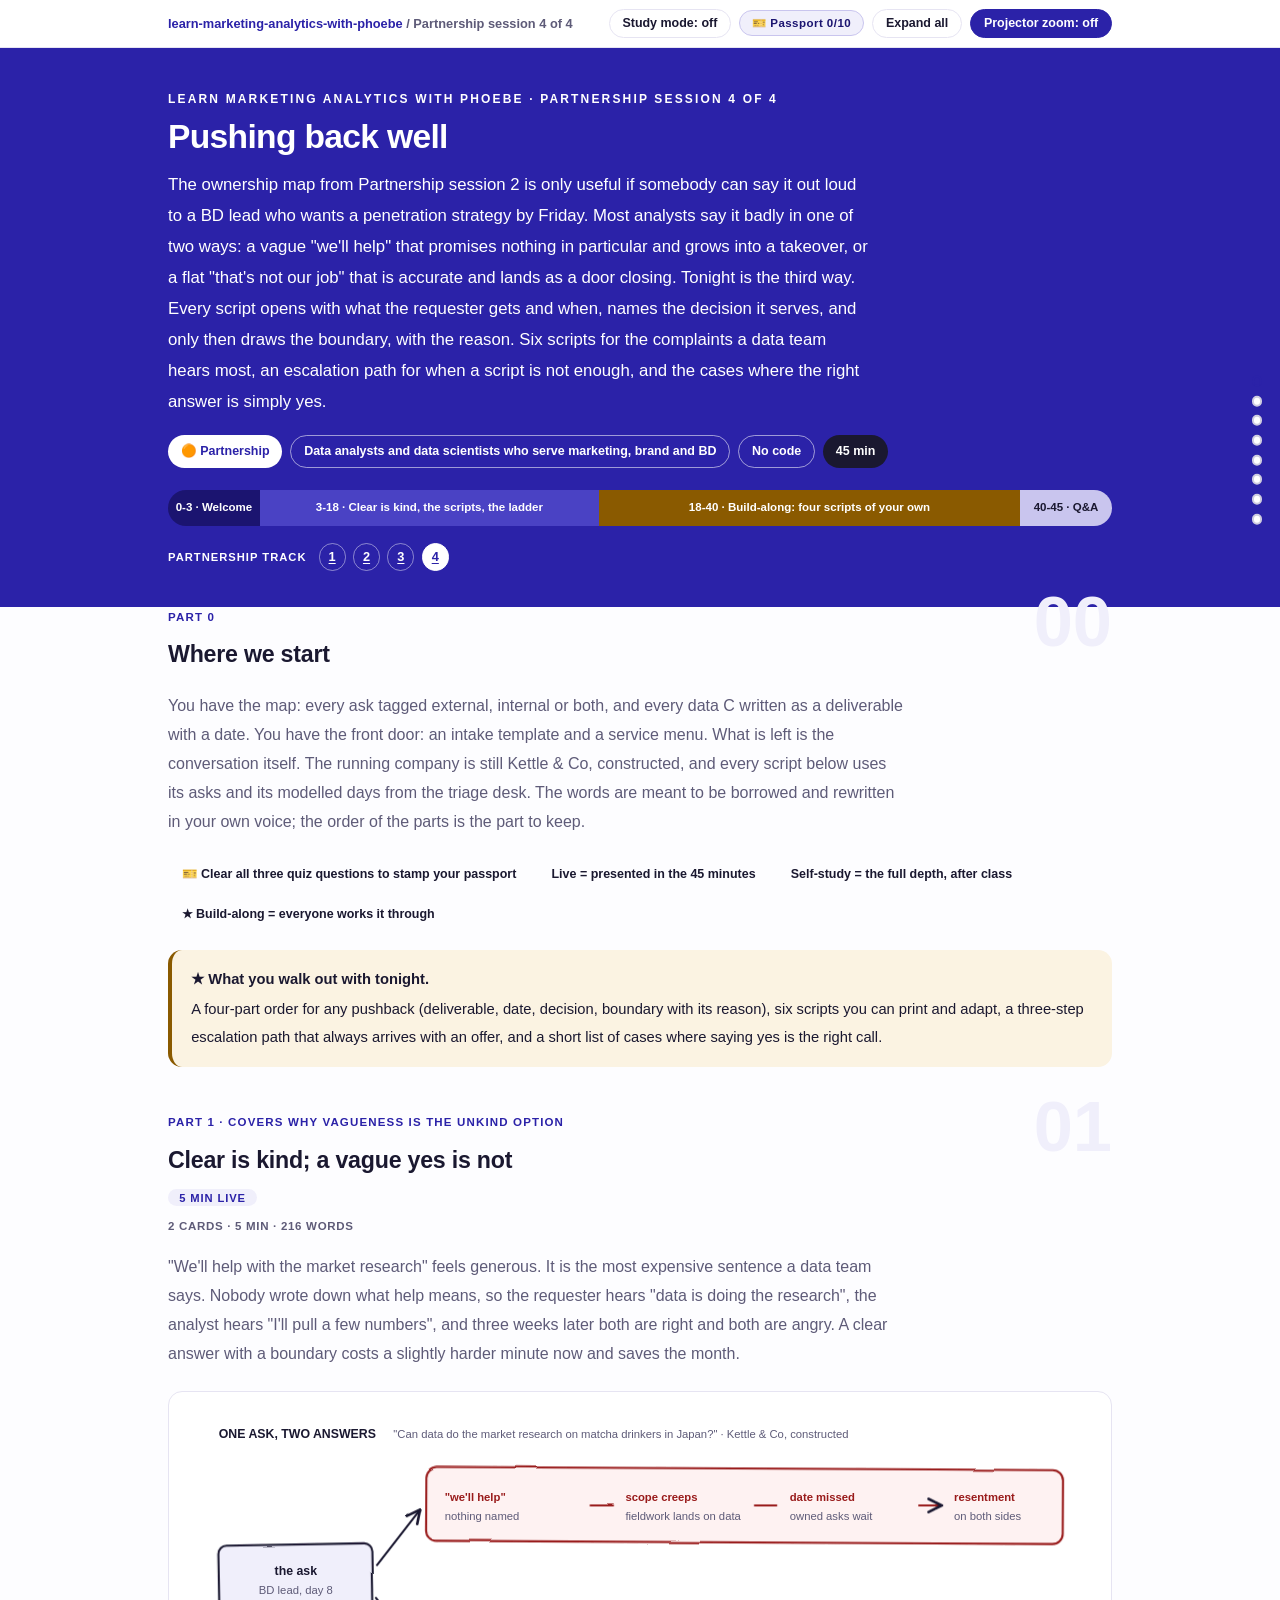
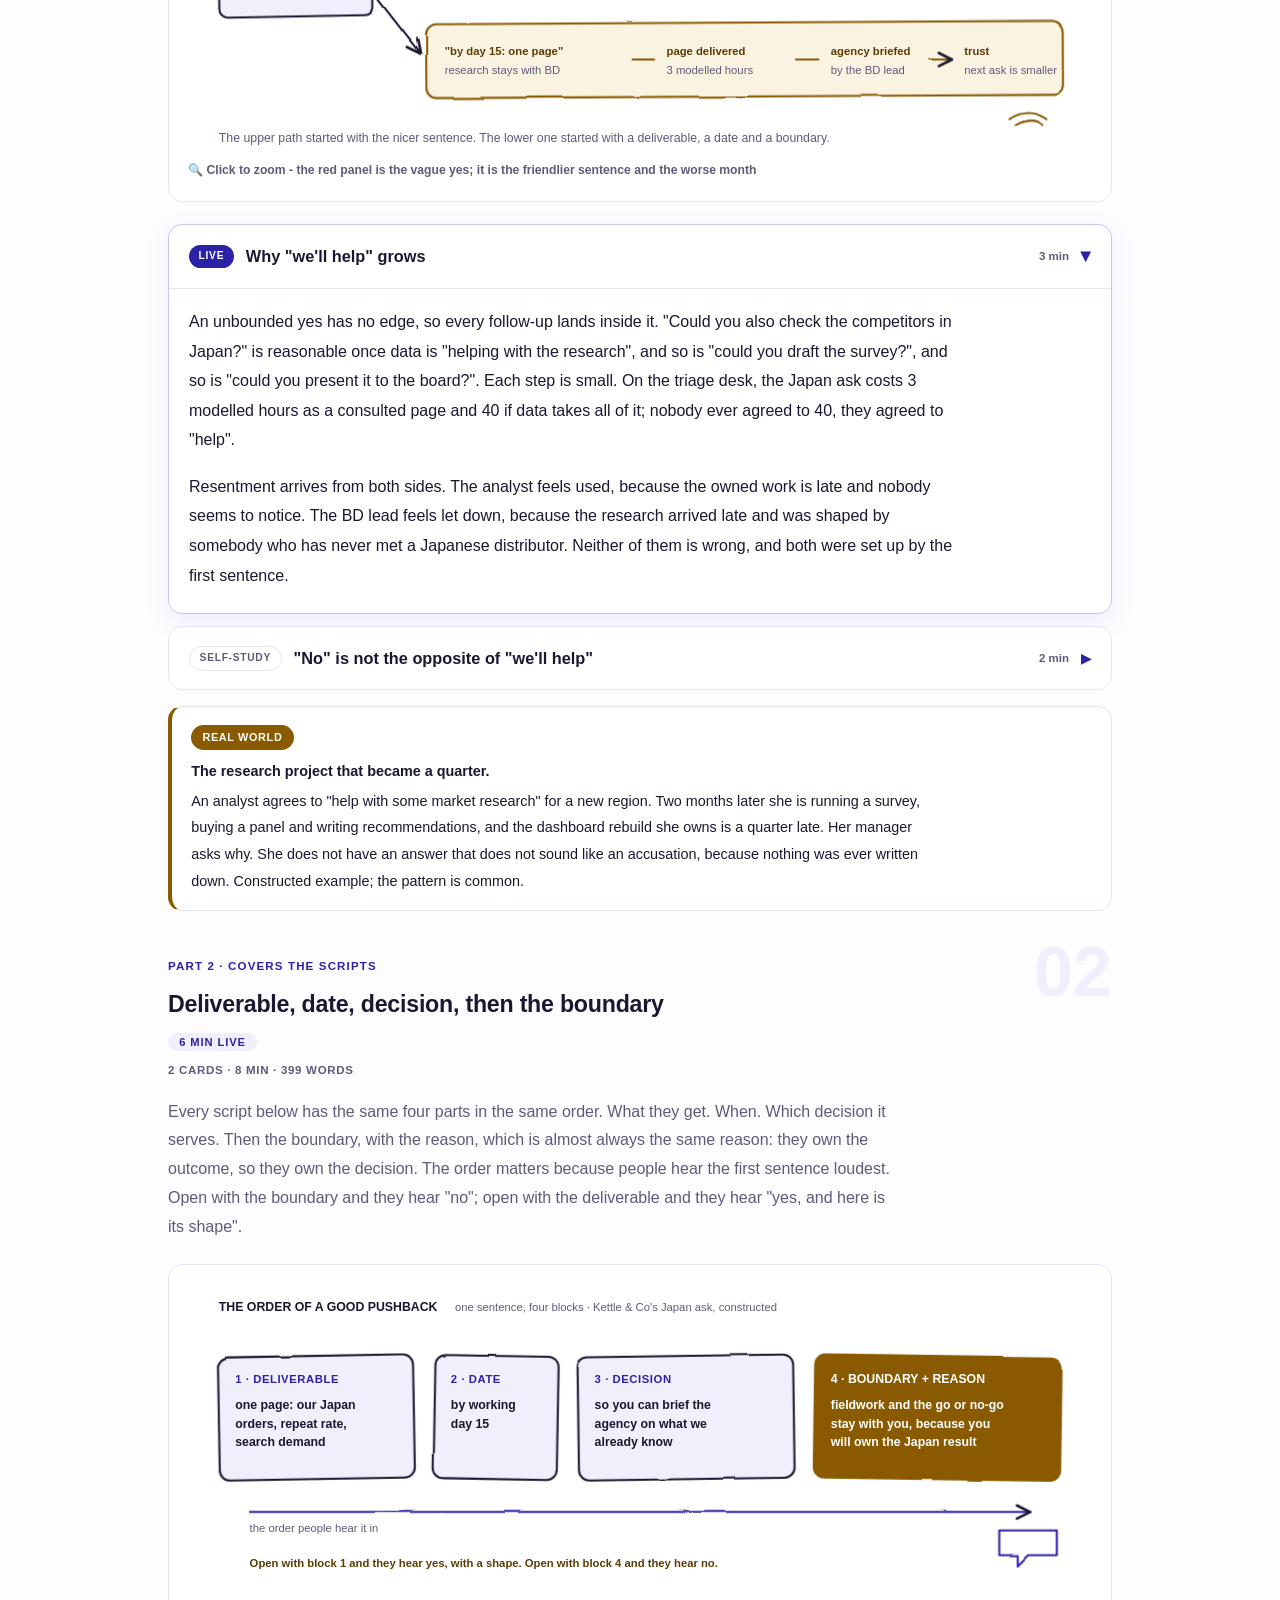
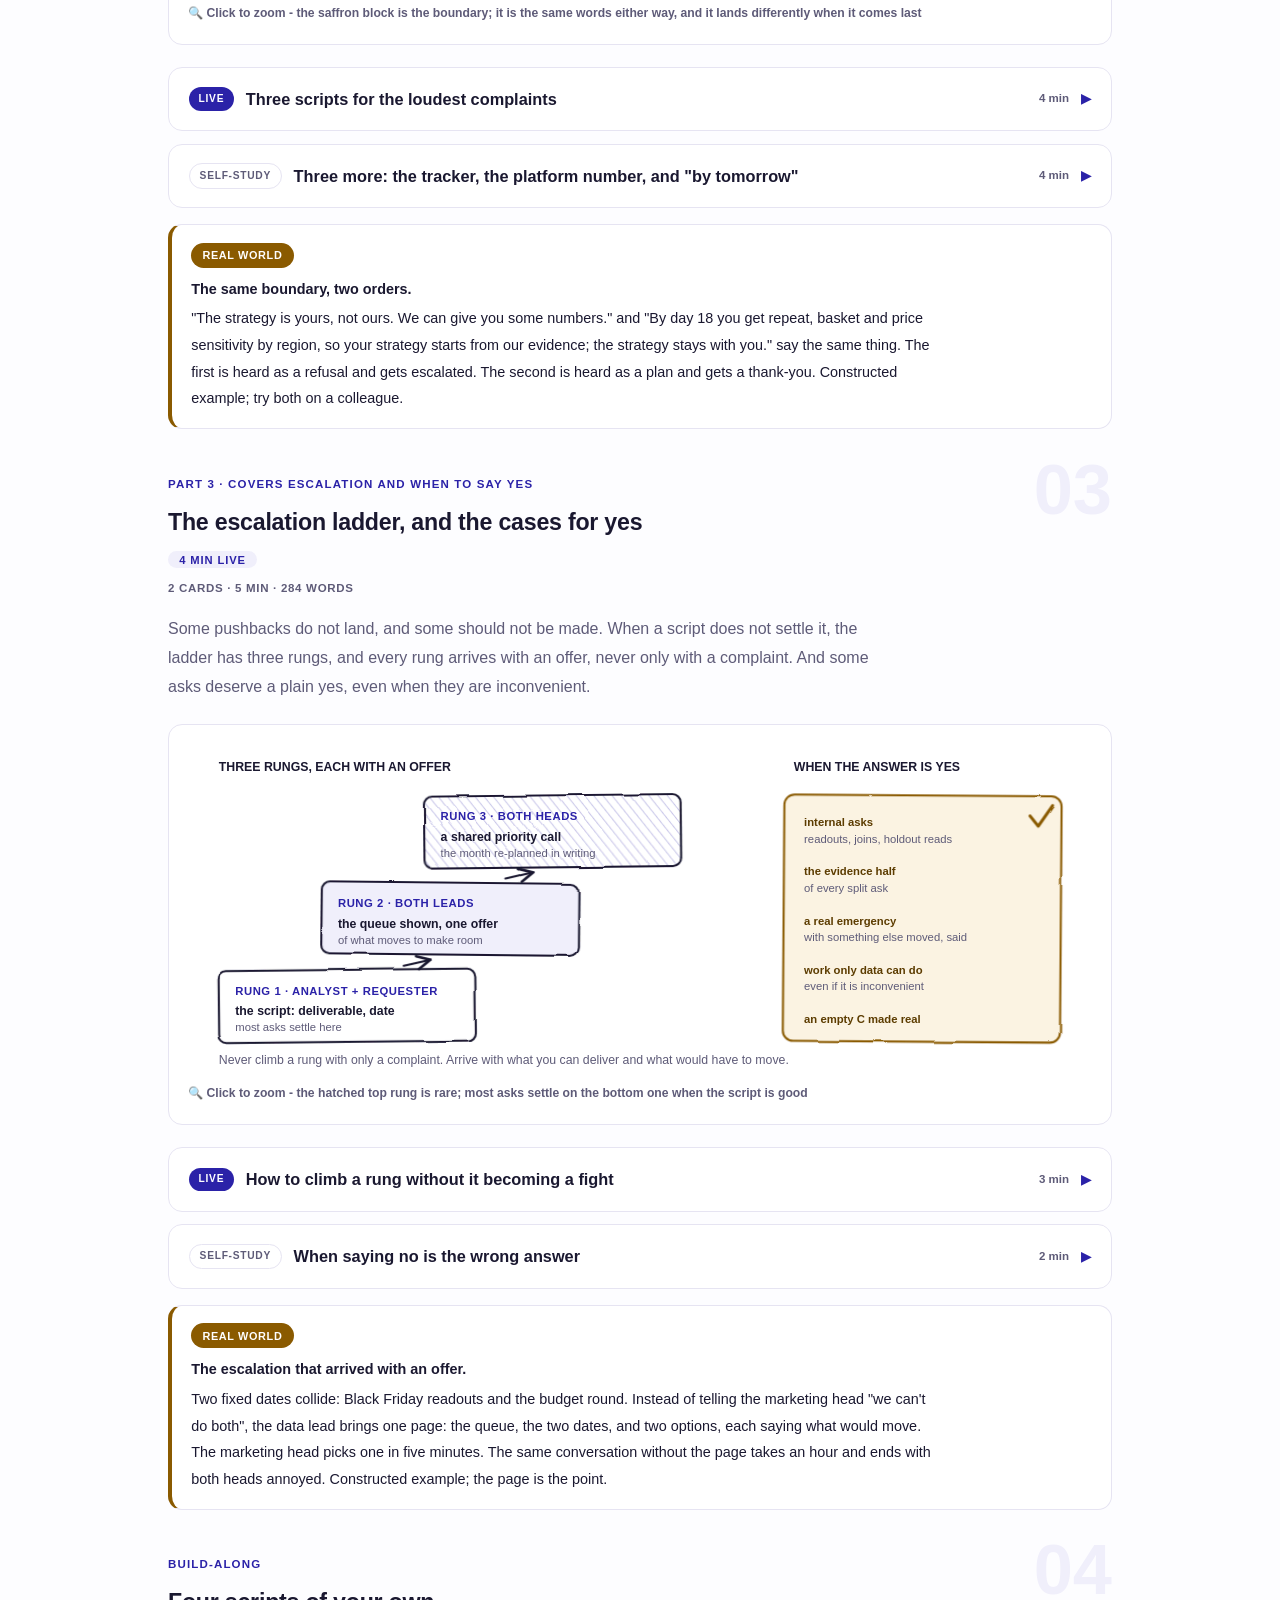
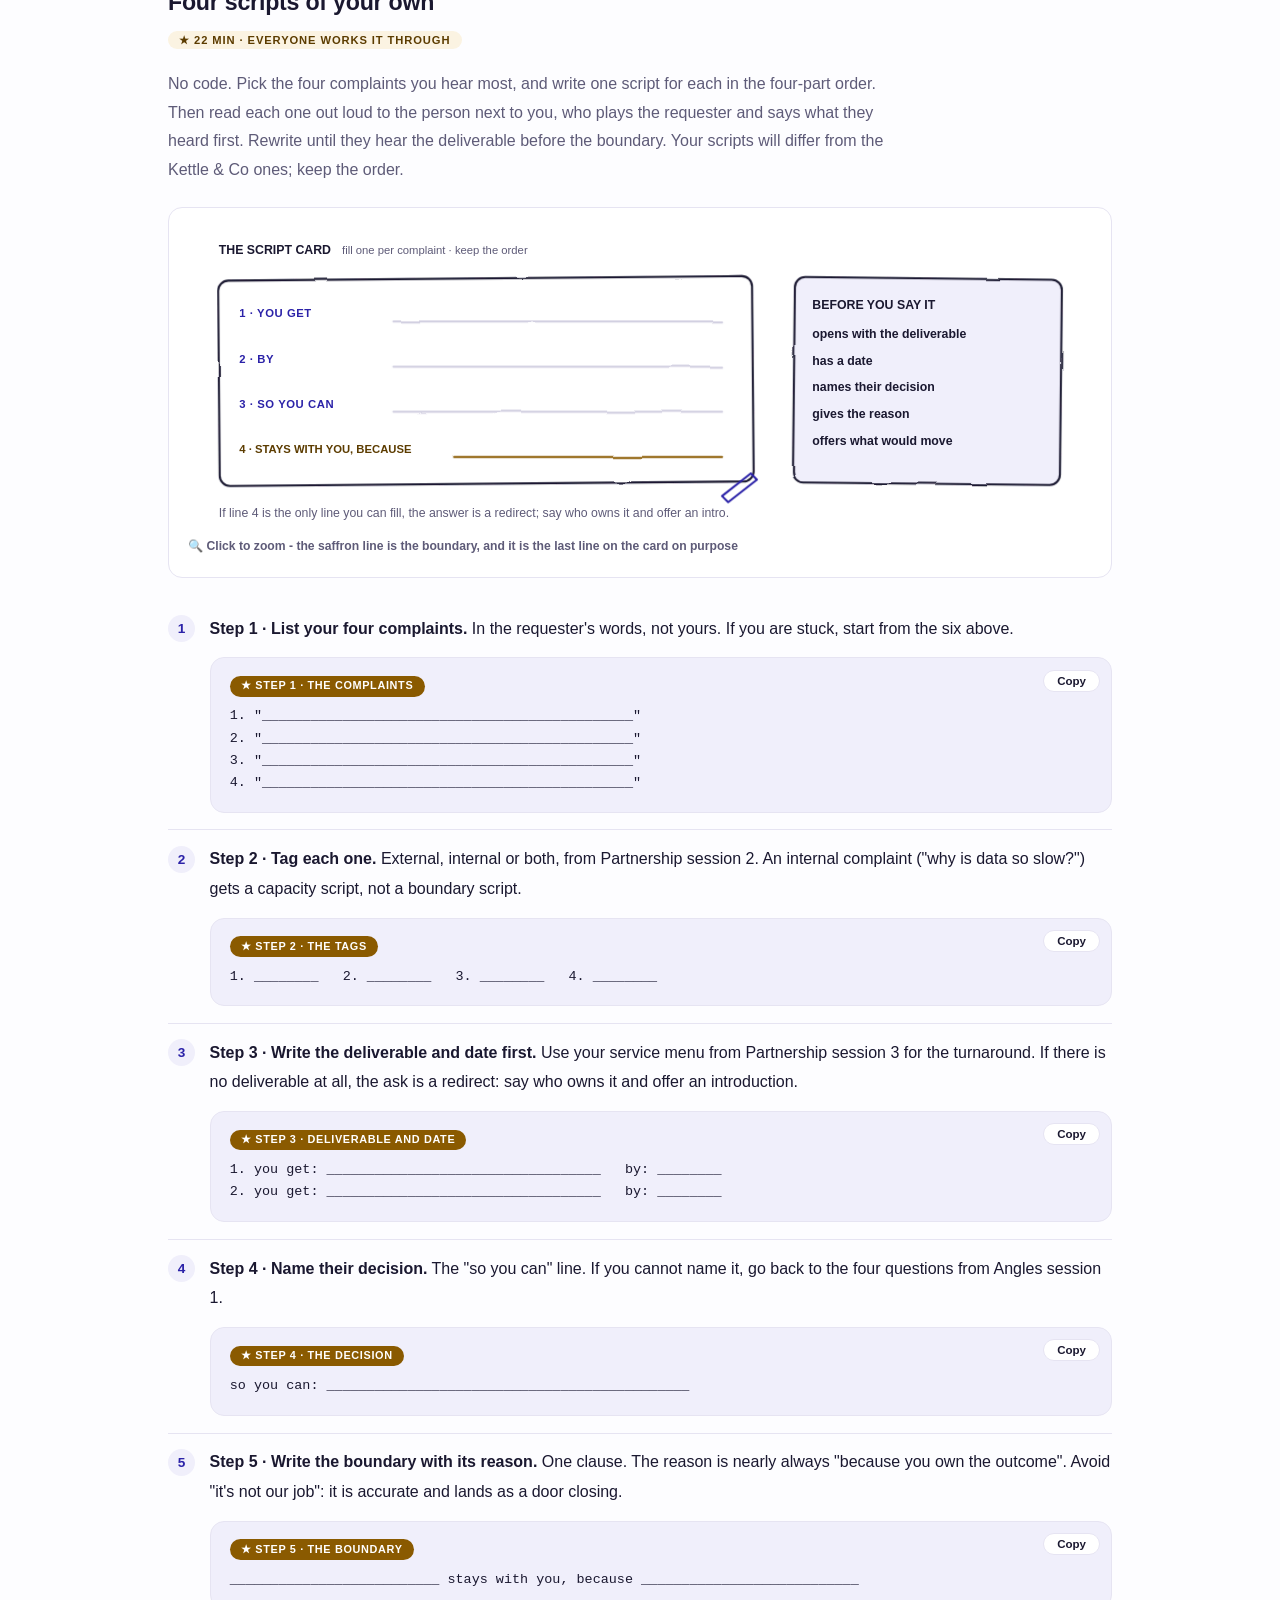
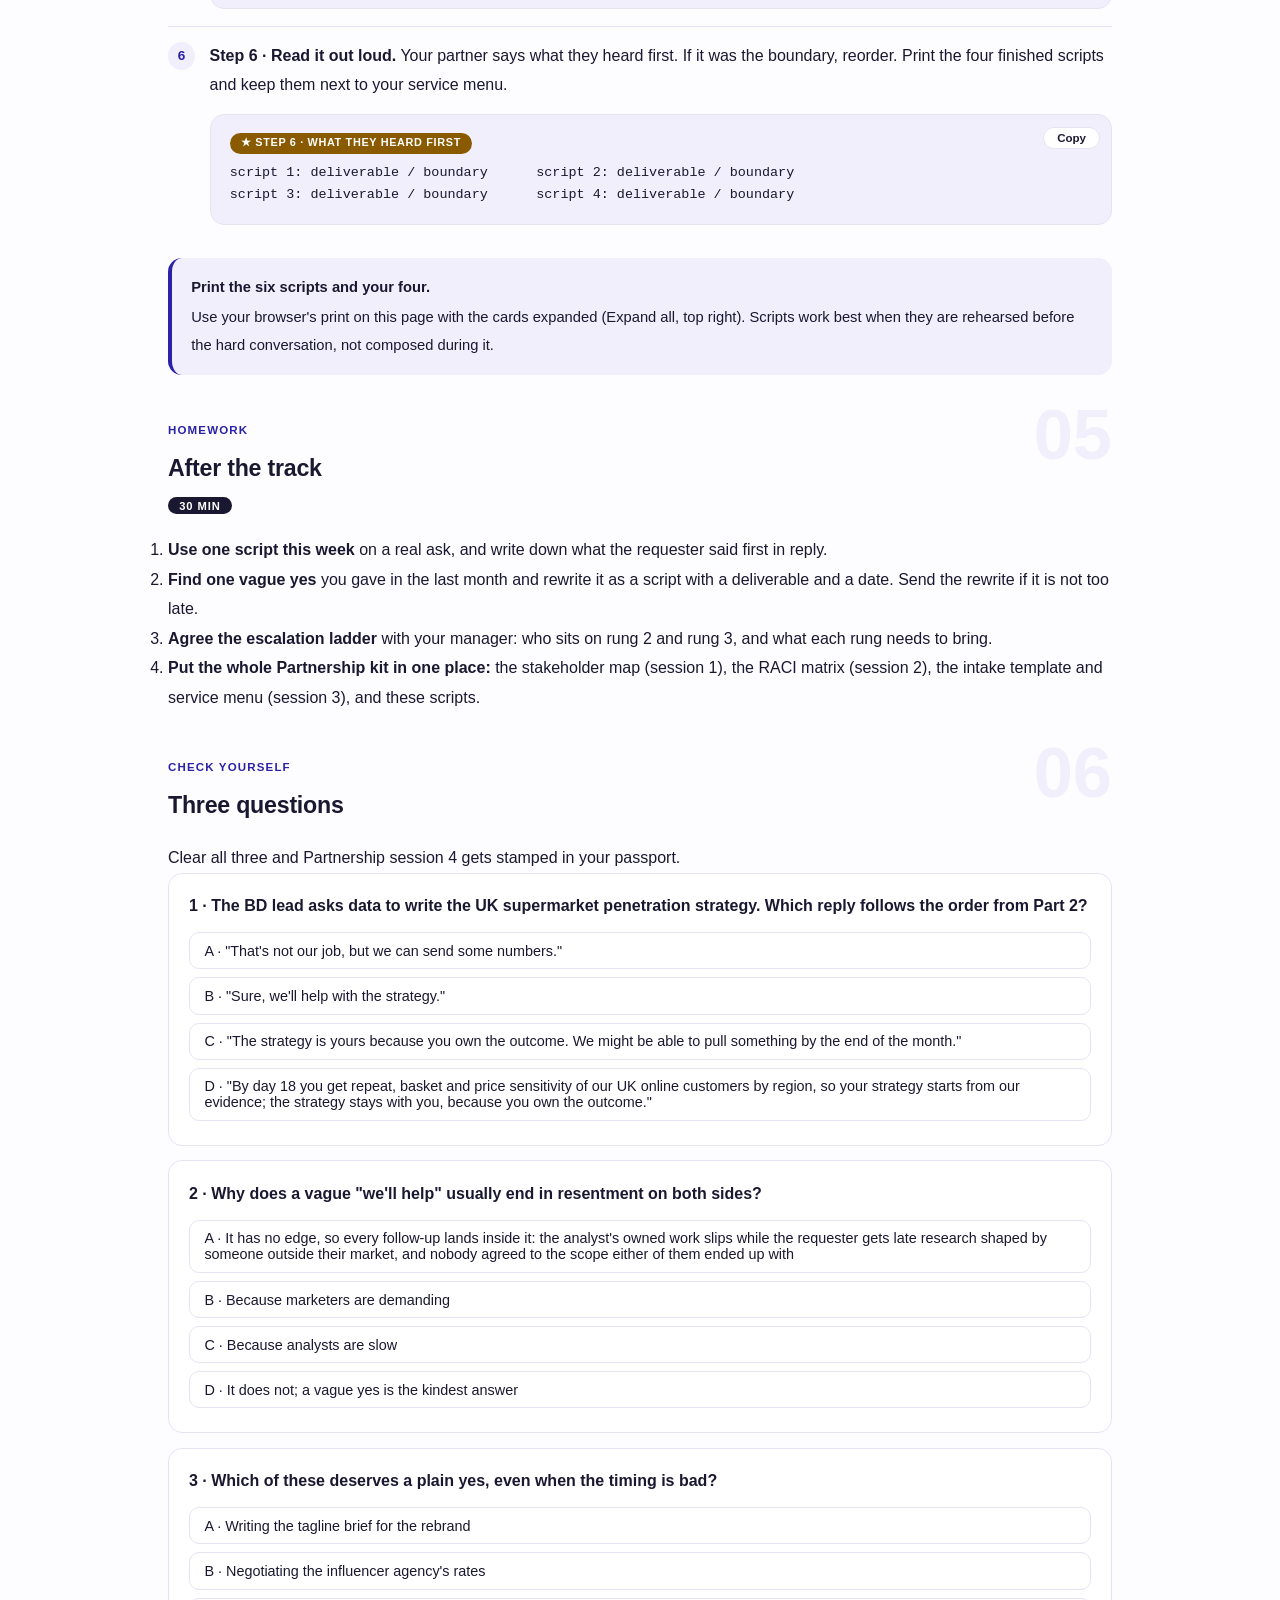
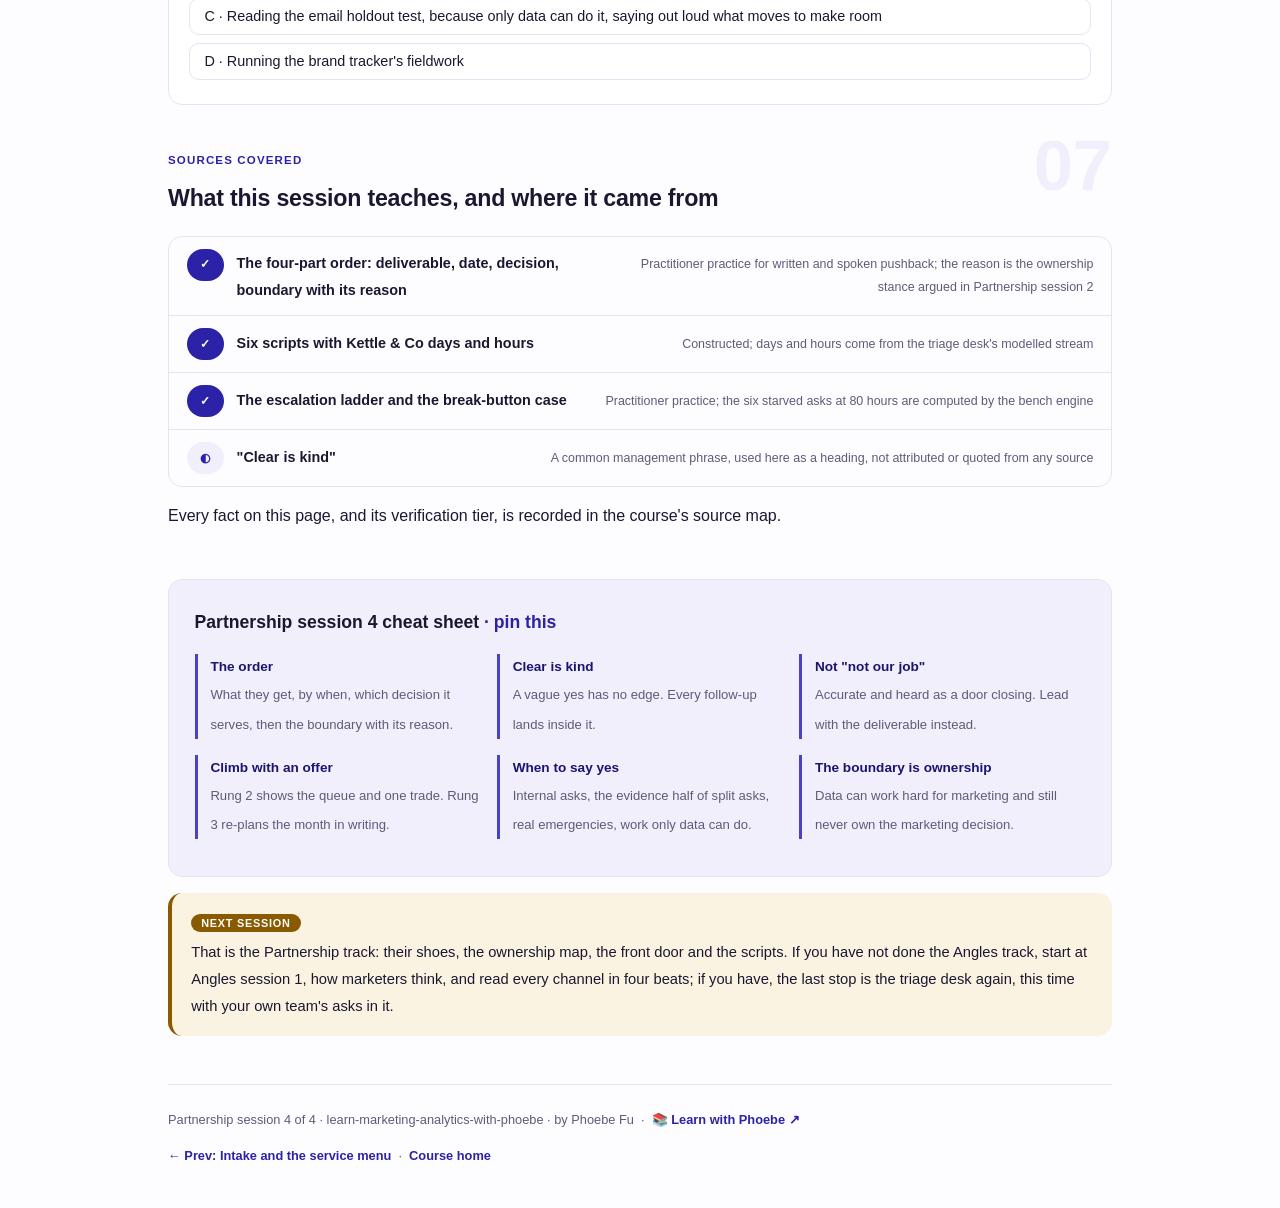
<file: courses/p4-pushing-back-well.html>
<!DOCTYPE html>
<html lang="en">
<head>
<meta charset="UTF-8">
<meta name="viewport" content="width=device-width, initial-scale=1.0">
<!-- social:start -->
<meta name="description" content="Partnership session 4 of 4. Pushing back well: why a vague yes turns into resentment, scripts for the six complaints a data team hears most from marketing, brand and BD, each opening with a deliverable and a date before the boundary, the escalation path, and when the right answer is simply yes.">
<meta property="og:type" content="article">
<meta property="og:site_name" content="Learn with Phoebe">
<meta property="og:title" content="Pushing back well - learn marketing analytics with phoebe">
<meta property="og:description" content="Partnership session 4 of 4. Deliverable, date, decision, then the boundary and its reason. Six scripts, an escalation path, and when to say yes.">
<meta property="og:url" content="https://phoebefu6.github.io/learn-marketing-analytics-with-phoebe/courses/p4-pushing-back-well.html">
<meta property="og:image" content="https://phoebefu6.github.io/learn-marketing-analytics-with-phoebe/assets/og-cover.png">
<meta property="og:image:width" content="1200">
<meta property="og:image:height" content="630">
<meta name="twitter:card" content="summary_large_image">
<meta name="twitter:title" content="Pushing back well - learn marketing analytics with phoebe">
<meta name="twitter:description" content="Partnership session 4 of 4. Every script opens with what they get and when.">
<meta name="twitter:image" content="https://phoebefu6.github.io/learn-marketing-analytics-with-phoebe/assets/og-cover.png">
<!-- social:end -->
<title>Partnership session 4 · Pushing back well - learn marketing analytics with phoebe</title>
<link rel="stylesheet" href="../assets/style.css?v=21">
</head>
<body>

<div class="toolbar">
  <div class="wrap">
    <span class="crumb"><a href="../index.html">learn-marketing-analytics-with-phoebe</a> / Partnership session 4 of 4</span>
    <button class="btn" id="toggle-all" type="button">Expand all</button>
    <button class="btn primary" id="zoom-toggle" type="button">Projector zoom: off</button>
  </div>
</div>

<header class="masthead">
  <div class="wrap">
    <div class="eyebrow">Learn Marketing Analytics with Phoebe · Partnership session 4 of 4</div>
    <h1>Pushing back <span class="accent">well</span></h1>
    <p class="sub">The ownership map from Partnership session 2 is only useful if somebody can say it out loud to a BD lead who wants a penetration strategy by Friday. Most analysts say it badly in one of two ways: a vague "we'll help" that promises nothing in particular and grows into a takeover, or a flat "that's not our job" that is accurate and lands as a door closing. Tonight is the third way. Every script opens with what the requester gets and when, names the decision it serves, and only then draws the boundary, with the reason. Six scripts for the complaints a data team hears most, an escalation path for when a script is not enough, and the cases where the right answer is simply yes.</p>
    <div class="chip-row">
      <span class="chip level">🟠 Partnership</span>
      <span class="chip audience">Data analysts and data scientists who serve marketing, brand and BD</span>
      <span class="chip audience">No code</span>
      <span class="chip time">45 min</span>
    </div>
    <div class="agenda">
      <span class="a1" style="flex:1">0-3 · Welcome</span>
      <span class="a2" style="flex:4">3-18 · Clear is kind, the scripts, the ladder</span>
      <span class="a3" style="flex:5">18-40 · Build-along: four scripts of your own</span>
      <span class="a4" style="flex:1">40-45 · Q&amp;A</span>
    </div>
  </div>
</header>

<main class="wrap">

  <section class="section" id="intro">
    <div class="section-kicker">
      <span class="klabel">Part 0</span>
      <h2>Where we start</h2>
    </div>
    <p class="lede">You have the map: every ask tagged external, internal or both, and every data C written as a deliverable with a date. You have the front door: an intake template and a service menu. What is left is the conversation itself. The running company is still Kettle &amp; Co, constructed, and every script below uses its asks and its modelled days from the triage desk. The words are meant to be borrowed and rewritten in your own voice; the order of the parts is the part to keep.</p>

    <div class="legend">
      <span class="pill">🎫 Clear all three quiz questions to stamp your passport</span>
      <span class="pill">Live = presented in the 45 minutes</span>
      <span class="pill">Self-study = the full depth, after class</span>
      <span class="pill">★ Build-along = everyone works it through</span>
    </div>

    <div class="callout win">
      <p><strong>★ What you walk out with tonight.</strong> A four-part order for any pushback (deliverable, date, decision, boundary with its reason), six scripts you can print and adapt, a three-step escalation path that always arrives with an offer, and a short list of cases where saying yes is the right call.</p>
    </div>
  </section>

  <section class="section" id="part-1">
    <div class="section-kicker">
      <span class="klabel">Part 1 · covers why vagueness is the unkind option</span>
      <h2>Clear is kind; a vague yes is not</h2>
      <span class="tag concept">5 min live</span>
    </div>
    <p class="lede">"We'll help with the market research" feels generous. It is the most expensive sentence a data team says. Nobody wrote down what help means, so the requester hears "data is doing the research", the analyst hears "I'll pull a few numbers", and three weeks later both are right and both are angry. A clear answer with a boundary costs a slightly harder minute now and saves the month.</p>

    <figure class="zoomable">
      <svg viewBox="0 0 880 330" xmlns="http://www.w3.org/2000/svg" role="img" aria-label="Two hand-drawn paths from the same ask, can data do the market research on Japan. The upper path, a vague we'll help, leads to scope creep, then a missed date, then resentment on both sides, drawn in a red wrong-way panel. The lower path, by day 15 you get one page on our Japan orders; the research stays with you, leads to a delivered page, then the BD lead briefing the agency, then trust.">
        <defs>
          <filter id="p4aSk" x="-3%" y="-3%" width="106%" height="106%"><feTurbulence type="fractalNoise" baseFrequency="0.02" numOctaves="2" seed="9" result="n"/><feDisplacementMap in="SourceGraphic" in2="n" scale="2.4" xChannelSelector="R" yChannelSelector="G"/></filter>
          <pattern id="p4aHc" patternUnits="userSpaceOnUse" width="7" height="7" patternTransform="rotate(-38)"><line x1="0" y1="0" x2="0" y2="7" stroke="#2B22A8" stroke-width="1" opacity=".5"/></pattern>
          <marker id="p4aAr" viewBox="0 0 10 10" refX="9" refY="5" markerWidth="8" markerHeight="8" orient="auto"><path d="M1 1 L9 5 L1 9" fill="none" stroke="#1A1830" stroke-width="1.6" stroke-linecap="round"/></marker>
        </defs>
        <style>
          .p4aH { font: 800 12px Inter, sans-serif; fill: #1A1830; }
          .p4aL { font: 600 12px Inter, sans-serif; fill: #1A1830; }
          .p4aS { font: 400 11px Inter, sans-serif; fill: #5E5B78; }
          .p4aB { font: 800 11px Inter, sans-serif; fill: #5C3C00; }
          .p4aR { font: 800 11px Inter, sans-serif; fill: #991B1B; }
          .p4aW { font: 800 12px Inter, sans-serif; fill: #FFFFFF; }
          .p4aN { font: 400 12px Inter, sans-serif; fill: #5E5B78; }
        </style>

        <text class="p4aH" x="30" y="26">ONE ASK, TWO ANSWERS</text>
        <text class="p4aS" x="200" y="26">"Can data do the market research on matcha drinkers in Japan?" · Kettle &amp; Co, constructed</text>

        <g filter="url(#p4aSk)" fill="none" stroke="#1A1830" stroke-width="2" stroke-linecap="round" stroke-linejoin="round">
          <rect x="30" y="130" width="150" height="70" rx="8" transform="rotate(-1 105 165)" fill="#F0EFFB"/>
          <path d="M184 150 L226 96" marker-end="url(#p4aAr)"/>
          <path d="M184 182 L226 236" marker-end="url(#p4aAr)"/>
          <!-- vague path -->
          <rect x="232" y="56" width="620" height="72" rx="10" transform="rotate(0.3 542 92)" fill="#FEF2F2" stroke="#991B1B"/>
          <path d="M392 92 L414 92 M552 92 L574 92 M712 92 L734 92" stroke="#991B1B" marker-end="url(#p4aAr)"/>
          <!-- clear path -->
          <rect x="232" y="206" width="620" height="72" rx="10" transform="rotate(-0.3 542 242)" fill="#FBF3E2" stroke="#8A5A00"/>
          <path d="M432 242 L454 242 M592 242 L614 242 M722 242 L744 242" stroke="#8A5A00" marker-end="url(#p4aAr)"/>
          <!-- doodle: a handshake-ish pair of strokes at the end of the clear path -->
          <path d="M800 300 C812 292 824 292 836 300 M806 306 C816 300 826 300 832 306" stroke="#8A5A00"/>
        </g>

        <text class="p4aL" x="105" y="160" text-anchor="middle">the ask</text>
        <text class="p4aS" x="105" y="178" text-anchor="middle">BD lead, day 8</text>

        <text class="p4aR" x="250" y="88">"we'll help"</text>
        <text class="p4aS" x="250" y="106">nothing named</text>
        <text class="p4aR" x="426" y="88">scope creeps</text>
        <text class="p4aS" x="426" y="106">fieldwork lands on data</text>
        <text class="p4aR" x="586" y="88">date missed</text>
        <text class="p4aS" x="586" y="106">owned asks wait</text>
        <text class="p4aR" x="746" y="88">resentment</text>
        <text class="p4aS" x="746" y="106">on both sides</text>

        <text class="p4aB" x="250" y="238">"by day 15: one page"</text>
        <text class="p4aS" x="250" y="256">research stays with BD</text>
        <text class="p4aB" x="466" y="238">page delivered</text>
        <text class="p4aS" x="466" y="256">3 modelled hours</text>
        <text class="p4aB" x="626" y="238">agency briefed</text>
        <text class="p4aS" x="626" y="256">by the BD lead</text>
        <text class="p4aB" x="756" y="238">trust</text>
        <text class="p4aS" x="756" y="256">next ask is smaller</text>

        <text class="p4aN" x="30" y="322">The upper path started with the nicer sentence. The lower one started with a deliverable, a date and a boundary.</text>
      </svg>
      <figcaption>🔍 Click to zoom - the red panel is the vague yes; it is the friendlier sentence and the worse month</figcaption>
    </figure>

    <details class="card" open>
      <summary><span class="mode live">Live</span>Why "we'll help" grows<span class="mini">3 min</span><span class="caret">▶</span></summary>
      <div class="body">
        <p>An unbounded yes has no edge, so every follow-up lands inside it. "Could you also check the competitors in Japan?" is reasonable once data is "helping with the research", and so is "could you draft the survey?", and so is "could you present it to the board?". Each step is small. On the triage desk, the Japan ask costs 3 modelled hours as a consulted page and 40 if data takes all of it; nobody ever agreed to 40, they agreed to "help".</p>
        <p>Resentment arrives from both sides. The analyst feels used, because the owned work is late and nobody seems to notice. The BD lead feels let down, because the research arrived late and was shaped by somebody who has never met a Japanese distributor. Neither of them is wrong, and both were set up by the first sentence.</p>
      </div>
    </details>

    <details class="card">
      <summary><span class="mode self">Self-study</span>"No" is not the opposite of "we'll help"<span class="mini">2 min</span><span class="caret">▶</span></summary>
      <div class="body">
        <p>The opposite of a vague yes is not a flat no; it is a specific yes with an edge. On the triage desk, the flat no ("say no to anything not ours") kept the hours low and left nine decisions on anecdote. The specific yes gives the requester something real, on a date, and keeps the part that is theirs with them. It is harder to say than either, which is why it is worth scripting.</p>
      </div>
    </details>

    <div class="callout example">
      <span class="ex-pill">Real world</span>
      <p><strong>The research project that became a quarter.</strong> An analyst agrees to "help with some market research" for a new region. Two months later she is running a survey, buying a panel and writing recommendations, and the dashboard rebuild she owns is a quarter late. Her manager asks why. She does not have an answer that does not sound like an accusation, because nothing was ever written down. Constructed example; the pattern is common.</p>
    </div>
  </section>

  <section class="section" id="part-2">
    <div class="section-kicker">
      <span class="klabel">Part 2 · covers the scripts</span>
      <h2>Deliverable, date, decision, then the boundary</h2>
      <span class="tag concept">6 min live</span>
    </div>
    <p class="lede">Every script below has the same four parts in the same order. What they get. When. Which decision it serves. Then the boundary, with the reason, which is almost always the same reason: they own the outcome, so they own the decision. The order matters because people hear the first sentence loudest. Open with the boundary and they hear "no"; open with the deliverable and they hear "yes, and here is its shape".</p>

    <figure class="zoomable">
      <svg viewBox="0 0 880 300" xmlns="http://www.w3.org/2000/svg" role="img" aria-label="A hand-drawn sentence cut into four blocks in order. Block one, the deliverable: one page on our Japan orders, repeat and search demand. Block two, the date: by day 15. Block three, the decision it serves: so you can brief the agency on what we already know. Block four, the boundary and its reason, in saffron: the fieldwork and the go or no-go stay with you, because you will own the Japan result. Under the blocks, a note says open with block one and they hear yes; open with block four and they hear no.">
        <defs>
          <filter id="p4bSk" x="-3%" y="-3%" width="106%" height="106%"><feTurbulence type="fractalNoise" baseFrequency="0.02" numOctaves="2" seed="21" result="n"/><feDisplacementMap in="SourceGraphic" in2="n" scale="2.4" xChannelSelector="R" yChannelSelector="G"/></filter>
          <pattern id="p4bHc" patternUnits="userSpaceOnUse" width="7" height="7" patternTransform="rotate(-38)"><line x1="0" y1="0" x2="0" y2="7" stroke="#2B22A8" stroke-width="1" opacity=".5"/></pattern>
          <marker id="p4bAr" viewBox="0 0 10 10" refX="9" refY="5" markerWidth="8" markerHeight="8" orient="auto"><path d="M1 1 L9 5 L1 9" fill="none" stroke="#1A1830" stroke-width="1.6" stroke-linecap="round"/></marker>
        </defs>
        <style>
          .p4bH { font: 800 12px Inter, sans-serif; fill: #1A1830; }
          .p4bL { font: 600 12px Inter, sans-serif; fill: #1A1830; }
          .p4bS { font: 400 11px Inter, sans-serif; fill: #5E5B78; }
          .p4bB { font: 800 11px Inter, sans-serif; fill: #5C3C00; }
          .p4bA { font: 700 11px Inter, sans-serif; fill: #2B22A8; letter-spacing: .05em; }
          .p4bW { font: 800 12px Inter, sans-serif; fill: #FFFFFF; }
          .p4bN { font: 400 12px Inter, sans-serif; fill: #5E5B78; }
        </style>

        <text class="p4bH" x="30" y="26">THE ORDER OF A GOOD PUSHBACK</text>
        <text class="p4bS" x="260" y="26">one sentence, four blocks · Kettle &amp; Co's Japan ask, constructed</text>

        <g filter="url(#p4bSk)" fill="none" stroke="#1A1830" stroke-width="2" stroke-linecap="round" stroke-linejoin="round">
          <rect x="30" y="70" width="190" height="120" rx="10" transform="rotate(-1 125 130)" fill="#F0EFFB"/>
          <rect x="240" y="70" width="120" height="120" rx="10" transform="rotate(1 300 130)" fill="#F0EFFB"/>
          <rect x="380" y="70" width="210" height="120" rx="10" transform="rotate(-0.8 485 130)" fill="#F0EFFB"/>
          <rect x="610" y="70" width="240" height="120" rx="10" transform="rotate(0.8 730 130)" fill="#8A5A00" stroke="#8A5A00"/>
          <path d="M60 222 L820 222" stroke="#2B22A8" marker-end="url(#p4bAr)"/>
          <!-- doodle: a speech bubble -->
          <path d="M790 240 L846 240 L846 264 L818 264 L808 274 L808 264 L790 264 Z" stroke="#2B22A8"/>
        </g>

        <text class="p4bA" x="46" y="96">1 · DELIVERABLE</text>
        <text class="p4bL" x="46" y="122">one page: our Japan</text>
        <text class="p4bL" x="46" y="140">orders, repeat rate,</text>
        <text class="p4bL" x="46" y="158">search demand</text>

        <text class="p4bA" x="256" y="96">2 · DATE</text>
        <text class="p4bL" x="256" y="122">by working</text>
        <text class="p4bL" x="256" y="140">day 15</text>

        <text class="p4bA" x="396" y="96">3 · DECISION</text>
        <text class="p4bL" x="396" y="122">so you can brief the</text>
        <text class="p4bL" x="396" y="140">agency on what we</text>
        <text class="p4bL" x="396" y="158">already know</text>

        <text class="p4bW" x="626" y="96">4 · BOUNDARY + REASON</text>
        <text class="p4bW" x="626" y="122">fieldwork and the go or no-go</text>
        <text class="p4bW" x="626" y="140">stay with you, because you</text>
        <text class="p4bW" x="626" y="158">will own the Japan result</text>

        <text class="p4bS" x="60" y="242">the order people hear it in</text>
        <text class="p4bB" x="60" y="276">Open with block 1 and they hear yes, with a shape. Open with block 4 and they hear no.</text>
      </svg>
      <figcaption>🔍 Click to zoom - the saffron block is the boundary; it is the same words either way, and it lands differently when it comes last</figcaption>
    </figure>

    <details class="card">
      <summary><span class="mode live">Live</span>Three scripts for the loudest complaints<span class="mini">4 min</span><span class="caret">▶</span></summary>
      <div class="body">
        <p><strong>"Why isn't data doing our market research?"</strong> (BD lead, the Japan ask)</p>
        <div class="prompt-box good"><span class="label">★ Script 1 · market research</span>"By day 15 you get one page on our existing Japan orders, their repeat rate and search
demand from Japan, so you can brief the research agency on what we already know.
The fieldwork and the go or no-go stay with you, because you will own the Japan result."</div>
        <p><strong>"Just write our UK supermarket penetration strategy."</strong> (BD lead)</p>
        <div class="prompt-box good"><span class="label">★ Script 2 · penetration strategy</span>"By day 18 you get repeat rate, basket and price sensitivity of our current UK online
customers by region, so your strategy starts from our own evidence. The strategy itself
stays with you: you are the one in the room with the buyers, and you own the outcome."</div>
        <p><strong>"Why is data so slow?"</strong> (marketing lead)</p>
        <div class="prompt-box good"><span class="label">★ Script 3 · speed</span>"You get the autumn readout on day 16 and the dashboard on day 19. Here is the queue,
so you can see what is in front of them. To bring the readout forward I would move the
CAC table to next week. Which matters more to you this week? It is your call."</div>
      </div>
    </details>

    <details class="card">
      <summary><span class="mode self">Self-study</span>Three more: the tracker, the platform number, and "by tomorrow"<span class="mini">4 min</span><span class="caret">▶</span></summary>
      <div class="body">
        <p><strong>"Can't data just own the brand tracker?"</strong> (brand manager)</p>
        <div class="prompt-box good"><span class="label">★ Script 4 · brand tracker</span>"By day 19 you get sample weighting and a significance read of the agency's wave, so you
know which movements are real. The questionnaire and the fieldwork stay with you and the
agency, because which brand questions matter is yours to choose."</div>
        <p><strong>"Meta says ROAS is 4.1, your number is wrong."</strong> (marketing lead)</p>
        <div class="prompt-box good"><span class="label">★ Script 5 · the platform number</span>"By day 12 you get a holdout design for the next Meta flight, and after it runs, a read
of what the ads caused, so the budget call rests on that. The 4.1 is Meta's number under
Meta's own window; ours will be smaller, and both are honest about what they count."</div>
        <p><strong>"We need it by tomorrow."</strong> (anyone)</p>
        <div class="prompt-box good"><span class="label">★ Script 6 · by tomorrow</span>"Tomorrow you get the version I can stand behind in a day: orders by channel for the
campaign, no new joins. The full readout comes on day 16. If tomorrow's decision cannot
wait, tell me what it is, and I will make sure tomorrow's version answers that."</div>
        <p>Every date in these scripts is a Kettle &amp; Co working day from the triage desk, constructed. The structure is the part that travels.</p>
      </div>
    </details>

    <div class="callout example">
      <span class="ex-pill">Real world</span>
      <p><strong>The same boundary, two orders.</strong> "The strategy is yours, not ours. We can give you some numbers." and "By day 18 you get repeat, basket and price sensitivity by region, so your strategy starts from our evidence; the strategy stays with you." say the same thing. The first is heard as a refusal and gets escalated. The second is heard as a plan and gets a thank-you. Constructed example; try both on a colleague.</p>
    </div>
  </section>

  <section class="section" id="part-3">
    <div class="section-kicker">
      <span class="klabel">Part 3 · covers escalation and when to say yes</span>
      <h2>The escalation ladder, and the cases for yes</h2>
      <span class="tag concept">4 min live</span>
    </div>
    <p class="lede">Some pushbacks do not land, and some should not be made. When a script does not settle it, the ladder has three rungs, and every rung arrives with an offer, never only with a complaint. And some asks deserve a plain yes, even when they are inconvenient.</p>

    <figure class="zoomable">
      <svg viewBox="0 0 880 320" xmlns="http://www.w3.org/2000/svg" role="img" aria-label="A hand-drawn three-step ladder. Step one, the analyst and the requester: the script, the deliverable and the date. Step two, the data lead and the requester's lead: the queue shown, one offer of what moves. Step three, a shared priority call between the heads of marketing and data: the month re-planned in writing. Beside the ladder, a saffron panel lists when the answer is yes: internal asks, the evidence half of a split ask, a real emergency with something else moved, and work only data can do.">
        <defs>
          <filter id="p4cSk" x="-3%" y="-3%" width="106%" height="106%"><feTurbulence type="fractalNoise" baseFrequency="0.02" numOctaves="2" seed="33" result="n"/><feDisplacementMap in="SourceGraphic" in2="n" scale="2.4" xChannelSelector="R" yChannelSelector="G"/></filter>
          <pattern id="p4cHc" patternUnits="userSpaceOnUse" width="7" height="7" patternTransform="rotate(-38)"><line x1="0" y1="0" x2="0" y2="7" stroke="#2B22A8" stroke-width="1" opacity=".5"/></pattern>
          <marker id="p4cAr" viewBox="0 0 10 10" refX="9" refY="5" markerWidth="8" markerHeight="8" orient="auto"><path d="M1 1 L9 5 L1 9" fill="none" stroke="#1A1830" stroke-width="1.6" stroke-linecap="round"/></marker>
        </defs>
        <style>
          .p4cH { font: 800 12px Inter, sans-serif; fill: #1A1830; }
          .p4cL { font: 600 12px Inter, sans-serif; fill: #1A1830; }
          .p4cS { font: 400 11px Inter, sans-serif; fill: #5E5B78; }
          .p4cB { font: 800 11px Inter, sans-serif; fill: #5C3C00; }
          .p4cA { font: 700 11px Inter, sans-serif; fill: #2B22A8; letter-spacing: .05em; }
          .p4cN { font: 400 12px Inter, sans-serif; fill: #5E5B78; }
        </style>

        <text class="p4cH" x="30" y="26">THREE RUNGS, EACH WITH AN OFFER</text>
        <text class="p4cH" x="590" y="26">WHEN THE ANSWER IS YES</text>

        <g filter="url(#p4cSk)" fill="none" stroke="#1A1830" stroke-width="2" stroke-linecap="round" stroke-linejoin="round">
          <rect x="30" y="220" width="250" height="70" rx="8" transform="rotate(-0.6 155 255)" fill="#FFFFFF"/>
          <rect x="130" y="135" width="250" height="70" rx="8" transform="rotate(0.6 255 170)" fill="#F0EFFB"/>
          <rect x="230" y="50" width="250" height="70" rx="8" transform="rotate(-0.6 355 85)" fill="url(#p4cHc)"/>
          <path d="M210 216 L236 210" marker-end="url(#p4cAr)"/>
          <path d="M310 131 L336 125" marker-end="url(#p4cAr)"/>
          <rect x="580" y="50" width="270" height="240" rx="10" transform="rotate(0.4 715 170)" fill="#FBF3E2" stroke="#8A5A00"/>
          <!-- doodle: a check mark at the panel top -->
          <path d="M820 70 L828 80 L842 60" stroke="#8A5A00" stroke-width="3"/>
        </g>

        <text class="p4cA" x="46" y="244">RUNG 1 · ANALYST + REQUESTER</text>
        <text class="p4cL" x="46" y="264">the script: deliverable, date</text>
        <text class="p4cS" x="46" y="280">most asks settle here</text>

        <text class="p4cA" x="146" y="159">RUNG 2 · BOTH LEADS</text>
        <text class="p4cL" x="146" y="179">the queue shown, one offer</text>
        <text class="p4cS" x="146" y="195">of what moves to make room</text>

        <text class="p4cA" x="246" y="74">RUNG 3 · BOTH HEADS</text>
        <text class="p4cL" x="246" y="94">a shared priority call</text>
        <text class="p4cS" x="246" y="110">the month re-planned in writing</text>

        <text class="p4cB" x="600" y="80">internal asks</text>
        <text class="p4cS" x="600" y="96">readouts, joins, holdout reads</text>
        <text class="p4cB" x="600" y="128">the evidence half</text>
        <text class="p4cS" x="600" y="144">of every split ask</text>
        <text class="p4cB" x="600" y="176">a real emergency</text>
        <text class="p4cS" x="600" y="192">with something else moved, said</text>
        <text class="p4cB" x="600" y="224">work only data can do</text>
        <text class="p4cS" x="600" y="240">even if it is inconvenient</text>
        <text class="p4cB" x="600" y="272">an empty C made real</text>

        <text class="p4cN" x="30" y="312">Never climb a rung with only a complaint. Arrive with what you can deliver and what would have to move.</text>
      </svg>
      <figcaption>🔍 Click to zoom - the hatched top rung is rare; most asks settle on the bottom one when the script is good</figcaption>
    </figure>

    <details class="card">
      <summary><span class="mode live">Live</span>How to climb a rung without it becoming a fight<span class="mini">3 min</span><span class="caret">▶</span></summary>
      <div class="body">
        <p><strong>Rung 1, analyst and requester.</strong> The script. Most asks end here, because the requester gets something real on a date.</p>
        <p><strong>Rung 2, both leads.</strong> When the requester needs more than the menu offers, the data lead and the requester's lead look at the queue together. The data lead arrives with one concrete offer: "we can do the Japan page and the sizing half this month if the dashboard moves to the first week of next month". The point is to make the trade visible, not to win it.</p>
        <p><strong>Rung 3, both heads.</strong> A shared priority call, in writing, when two fixed dates collide or capacity drops. The triage desk's break button is this rung's case: with one analyst on leave, the right split starves six data-owned asks, and the fix is a re-planned month agreed by both heads before the old dates pass, not a quiet slide into refusing the split asks.</p>
      </div>
    </details>

    <details class="card">
      <summary><span class="mode self">Self-study</span>When saying no is the wrong answer<span class="mini">2 min</span><span class="caret">▶</span></summary>
      <div class="body">
        <p>Internal asks are data's job, and "we're busy" is not a boundary, it is a capacity conversation (rung 2). The evidence half of a split ask is data's job too: refusing it is the say-no rung on the desk, which looked efficient and left nine decisions on anecdote. A real emergency (a broken checkout, a campaign sending the wrong price) gets a yes, with what moved said out loud. And when only data can do something, a holdout read, a join of queries to orders, the answer is yes even when the timing is bad, because the alternative is that nobody does it.</p>
        <p>The boundary in this whole track is about <em>ownership of the decision</em>, not about effort. Data can work very hard for marketing and still never own the marketing decision.</p>
      </div>
    </details>

    <div class="callout example">
      <span class="ex-pill">Real world</span>
      <p><strong>The escalation that arrived with an offer.</strong> Two fixed dates collide: Black Friday readouts and the budget round. Instead of telling the marketing head "we can't do both", the data lead brings one page: the queue, the two dates, and two options, each saying what would move. The marketing head picks one in five minutes. The same conversation without the page takes an hour and ends with both heads annoyed. Constructed example; the page is the point.</p>
    </div>
  </section>

  <section class="section" id="demo-1">
    <div class="section-kicker">
      <span class="klabel">Build-along</span>
      <h2>Four scripts of your own</h2>
      <span class="tag demo">★ 22 min · everyone works it through</span>
    </div>
    <p class="lede">No code. Pick the four complaints you hear most, and write one script for each in the four-part order. Then read each one out loud to the person next to you, who plays the requester and says what they heard first. Rewrite until they hear the deliverable before the boundary. Your scripts will differ from the Kettle &amp; Co ones; keep the order.</p>

    <figure class="zoomable">
      <svg viewBox="0 0 880 290" xmlns="http://www.w3.org/2000/svg" role="img" aria-label="A hand-drawn blank script card with four labelled lines in order: you get, by, so you can decide, and stays with you because. A small checklist beside it: opens with the deliverable, has a date, names their decision, gives the reason, offers what would move.">
        <defs>
          <filter id="p4dSk" x="-3%" y="-3%" width="106%" height="106%"><feTurbulence type="fractalNoise" baseFrequency="0.02" numOctaves="2" seed="45" result="n"/><feDisplacementMap in="SourceGraphic" in2="n" scale="2.4" xChannelSelector="R" yChannelSelector="G"/></filter>
          <pattern id="p4dHc" patternUnits="userSpaceOnUse" width="7" height="7" patternTransform="rotate(-38)"><line x1="0" y1="0" x2="0" y2="7" stroke="#2B22A8" stroke-width="1" opacity=".5"/></pattern>
          <marker id="p4dAr" viewBox="0 0 10 10" refX="9" refY="5" markerWidth="8" markerHeight="8" orient="auto"><path d="M1 1 L9 5 L1 9" fill="none" stroke="#1A1830" stroke-width="1.6" stroke-linecap="round"/></marker>
        </defs>
        <style>
          .p4dH { font: 800 12px Inter, sans-serif; fill: #1A1830; }
          .p4dL { font: 600 12px Inter, sans-serif; fill: #1A1830; }
          .p4dS { font: 400 11px Inter, sans-serif; fill: #5E5B78; }
          .p4dB { font: 800 11px Inter, sans-serif; fill: #5C3C00; }
          .p4dA { font: 700 11px Inter, sans-serif; fill: #2B22A8; letter-spacing: .05em; }
          .p4dN { font: 400 12px Inter, sans-serif; fill: #5E5B78; }
        </style>

        <text class="p4dH" x="30" y="26">THE SCRIPT CARD</text>
        <text class="p4dS" x="150" y="26">fill one per complaint · keep the order</text>

        <g filter="url(#p4dSk)" fill="none" stroke="#1A1830" stroke-width="2" stroke-linecap="round" stroke-linejoin="round">
          <rect x="30" y="50" width="520" height="200" rx="10" transform="rotate(-0.5 290 150)" fill="#FFFFFF"/>
          <path d="M200 92 L520 92 M200 136 L520 136 M200 180 L520 180" stroke="#CFCDE0"/>
          <path d="M260 224 L520 224" stroke="#8A5A00"/>
          <rect x="590" y="50" width="260" height="200" rx="10" transform="rotate(0.6 720 150)" fill="#F0EFFB"/>
          <!-- doodle: a pencil -->
          <path d="M520 262 L548 240 L554 246 L526 268 Z" stroke="#2B22A8"/>
        </g>

        <text class="p4dA" x="50" y="88">1 · YOU GET</text>
        <text class="p4dA" x="50" y="132">2 · BY</text>
        <text class="p4dA" x="50" y="176">3 · SO YOU CAN</text>
        <text class="p4dB" x="50" y="220">4 · STAYS WITH YOU, BECAUSE</text>

        <text class="p4dH" x="608" y="80">BEFORE YOU SAY IT</text>
        <text class="p4dL" x="608" y="108">opens with the deliverable</text>
        <text class="p4dL" x="608" y="134">has a date</text>
        <text class="p4dL" x="608" y="160">names their decision</text>
        <text class="p4dL" x="608" y="186">gives the reason</text>
        <text class="p4dL" x="608" y="212">offers what would move</text>

        <text class="p4dN" x="30" y="282">If line 4 is the only line you can fill, the answer is a redirect; say who owns it and offer an intro.</text>
      </svg>
      <figcaption>🔍 Click to zoom - the saffron line is the boundary, and it is the last line on the card on purpose</figcaption>
    </figure>

    <div class="steps">
      <div class="step">
        <p><strong>Step 1 · List your four complaints.</strong> In the requester's words, not yours. If you are stuck, start from the six above.</p>
        <div class="prompt-box good"><span class="label">★ Step 1 · the complaints</span>1. "______________________________________________"
2. "______________________________________________"
3. "______________________________________________"
4. "______________________________________________"</div>
      </div>
      <div class="step">
        <p><strong>Step 2 · Tag each one.</strong> External, internal or both, from Partnership session 2. An internal complaint ("why is data so slow?") gets a capacity script, not a boundary script.</p>
        <div class="prompt-box good"><span class="label">★ Step 2 · the tags</span>1. ________   2. ________   3. ________   4. ________</div>
      </div>
      <div class="step">
        <p><strong>Step 3 · Write the deliverable and date first.</strong> Use your service menu from Partnership session 3 for the turnaround. If there is no deliverable at all, the ask is a redirect: say who owns it and offer an introduction.</p>
        <div class="prompt-box good"><span class="label">★ Step 3 · deliverable and date</span>1. you get: __________________________________   by: ________
2. you get: __________________________________   by: ________</div>
      </div>
      <div class="step">
        <p><strong>Step 4 · Name their decision.</strong> The "so you can" line. If you cannot name it, go back to the four questions from Angles session 1.</p>
        <div class="prompt-box good"><span class="label">★ Step 4 · the decision</span>so you can: _____________________________________________</div>
      </div>
      <div class="step">
        <p><strong>Step 5 · Write the boundary with its reason.</strong> One clause. The reason is nearly always "because you own the outcome". Avoid "it's not our job": it is accurate and lands as a door closing.</p>
        <div class="prompt-box good"><span class="label">★ Step 5 · the boundary</span>__________________________ stays with you, because ___________________________</div>
      </div>
      <div class="step">
        <p><strong>Step 6 · Read it out loud.</strong> Your partner says what they heard first. If it was the boundary, reorder. Print the four finished scripts and keep them next to your service menu.</p>
        <div class="prompt-box good"><span class="label">★ Step 6 · what they heard first</span>script 1: deliverable / boundary      script 2: deliverable / boundary
script 3: deliverable / boundary      script 4: deliverable / boundary</div>
      </div>
    </div>

    <div class="callout tip">
      <p><strong>Print the six scripts and your four.</strong> Use your browser's print on this page with the cards expanded (Expand all, top right). Scripts work best when they are rehearsed before the hard conversation, not composed during it.</p>
    </div>
  </section>

  <section class="section" id="exercise">
    <div class="section-kicker">
      <span class="klabel">Homework</span>
      <h2>After the track</h2>
      <span class="tag exercise">30 min</span>
    </div>
    <ol>
      <li><strong>Use one script this week</strong> on a real ask, and write down what the requester said first in reply.</li>
      <li><strong>Find one vague yes</strong> you gave in the last month and rewrite it as a script with a deliverable and a date. Send the rewrite if it is not too late.</li>
      <li><strong>Agree the escalation ladder</strong> with your manager: who sits on rung 2 and rung 3, and what each rung needs to bring.</li>
      <li><strong>Put the whole Partnership kit in one place:</strong> the stakeholder map (session 1), the RACI matrix (session 2), the intake template and service menu (session 3), and these scripts.</li>
    </ol>
  </section>

  <section class="section" id="quiz">
    <div class="section-kicker">
      <span class="klabel">Check yourself</span>
      <h2>Three questions</h2>
    </div>
    <p>Clear all three and Partnership session 4 gets stamped in your passport.</p>

    <div class="quiz-q" data-answer="3">
      <p class="qtext">1 · The BD lead asks data to write the UK supermarket penetration strategy. Which reply follows the order from Part 2?</p>
      <button class="qopt" type="button">A · "That's not our job, but we can send some numbers."</button>
      <button class="qopt" type="button">B · "Sure, we'll help with the strategy."</button>
      <button class="qopt" type="button">C · "The strategy is yours because you own the outcome. We might be able to pull something by the end of the month."</button>
      <button class="qopt" type="button">D · "By day 18 you get repeat, basket and price sensitivity of our UK online customers by region, so your strategy starts from our evidence; the strategy stays with you, because you own the outcome."</button>
      <p class="qwhy">Deliverable, date, decision, then the boundary with its reason. A is a door closing, B is the vague yes, C opens with the boundary and has no real date.</p>
    </div>

    <div class="quiz-q" data-answer="0">
      <p class="qtext">2 · Why does a vague "we'll help" usually end in resentment on both sides?</p>
      <button class="qopt" type="button">A · It has no edge, so every follow-up lands inside it: the analyst's owned work slips while the requester gets late research shaped by someone outside their market, and nobody agreed to the scope either of them ended up with</button>
      <button class="qopt" type="button">B · Because marketers are demanding</button>
      <button class="qopt" type="button">C · Because analysts are slow</button>
      <button class="qopt" type="button">D · It does not; a vague yes is the kindest answer</button>
      <p class="qwhy">On the triage desk the Japan ask is 3 modelled hours as a consulted page and 40 if data takes all of it. "We'll help" never says which.</p>
    </div>

    <div class="quiz-q" data-answer="2">
      <p class="qtext">3 · Which of these deserves a plain yes, even when the timing is bad?</p>
      <button class="qopt" type="button">A · Writing the tagline brief for the rebrand</button>
      <button class="qopt" type="button">B · Negotiating the influencer agency's rates</button>
      <button class="qopt" type="button">C · Reading the email holdout test, because only data can do it, saying out loud what moves to make room</button>
      <button class="qopt" type="button">D · Running the brand tracker's fieldwork</button>
      <p class="qwhy">Internal work only data can do gets a yes; the conversation is about what moves, which is a capacity conversation, not a boundary. The other three are external and belong with brand.</p>
    </div>

    <p class="quiz-score"></p>
  </section>

  <section class="section" id="official">
    <div class="section-kicker">
      <span class="klabel">Sources covered</span>
      <h2>What this session teaches, and where it came from</h2>
    </div>
    <div class="covered">
      <div class="covered-row"><span class="status pill solid">✓</span><span class="name">The four-part order: deliverable, date, decision, boundary with its reason</span><span class="note">Practitioner practice for written and spoken pushback; the reason is the ownership stance argued in Partnership session 2</span></div>
      <div class="covered-row"><span class="status pill solid">✓</span><span class="name">Six scripts with Kettle &amp; Co days and hours</span><span class="note">Constructed; days and hours come from the triage desk's modelled stream</span></div>
      <div class="covered-row"><span class="status pill solid">✓</span><span class="name">The escalation ladder and the break-button case</span><span class="note">Practitioner practice; the six starved asks at 80 hours are computed by the bench engine</span></div>
      <div class="covered-row"><span class="status pill light">◐</span><span class="name">"Clear is kind"</span><span class="note">A common management phrase, used here as a heading, not attributed or quoted from any source</span></div>
    </div>
    <p class="mono" style="margin-top:14px">Every fact on this page, and its verification tier, is recorded in the course's source map.</p>
  </section>

  <section class="cheat" id="cheatsheet">
    <h3>Partnership session 4 cheat sheet <span>· pin this</span></h3>
    <div class="grid-2">
      <div class="cheat-item"><b>The order</b><span>What they get, by when, which decision it serves, then the boundary with its reason.</span></div>
      <div class="cheat-item"><b>Clear is kind</b><span>A vague yes has no edge. Every follow-up lands inside it.</span></div>
      <div class="cheat-item"><b>Not "not our job"</b><span>Accurate and heard as a door closing. Lead with the deliverable instead.</span></div>
      <div class="cheat-item"><b>Climb with an offer</b><span>Rung 2 shows the queue and one trade. Rung 3 re-plans the month in writing.</span></div>
      <div class="cheat-item"><b>When to say yes</b><span>Internal asks, the evidence half of split asks, real emergencies, work only data can do.</span></div>
      <div class="cheat-item"><b>The boundary is ownership</b><span>Data can work hard for marketing and still never own the marketing decision.</span></div>
    </div>
  </section>

  <div class="callout next">
    <span class="nx-pill">Next session</span>
    <p>That is the Partnership track: their shoes, the ownership map, the front door and the scripts. If you have not done the Angles track, start at Angles session 1, how marketers think, and read every channel in four beats; if you have, the last stop is the triage desk again, this time with your own team's asks in it.</p>
  </div>

  <footer class="pagefoot">
    <span>Partnership session 4 of 4 · learn-marketing-analytics-with-phoebe · by Phoebe Fu &nbsp;·&nbsp; 📚 <a href="https://phoebefu6.github.io/learn-with-phoebe/">Learn with Phoebe ↗</a></span>
    <span><a href="p3-intake-and-the-service-menu.html">← Prev: Intake and the service menu</a> &nbsp;·&nbsp; <a href="../index.html">Course home</a></span>
  </footer>

</main>

<script src="../assets/app.js?v=19"></script>
</body>
</html>
</file>
<file: assets/style.css>
/* learn-marketing-analytics-with-phoebe - editorial bold design system
   Accent: deep cobalt-violet #2B22A8 · Ink deep #1B1470 · Warm contrast: saffron #8A5A00
   (CSS var names still read --indigo/--amber; they hold cobalt-violet and saffron.)
   Light surfaces only: the lightbox scrim is a light tint, so its hint text is ink. */

:root {
  --indigo: #2B22A8;
  --indigo-deep: #1B1470;
  --indigo-mid: #4A42C4;
  --indigo-soft: #C9C5EE;
  --indigo-50: #F0EFFB;
  --ink: #1A1830;
  --muted: #5E5B78;
  --faint: #CFCDE0;
  --hairline: #E6E4F2;
  --clay: #8A5A00;
  --clay-ink: #5C3C00;
  --amber: #8A5A00;
  --amber-ink: #5C3C00;
  --amber-50: #FBF3E2;
  --paper: #FDFDFF;
  --code-bg: #F0EFFB;
  --code-ink: #1A1830;
  --scrim-rgb: 240,239,251;
  --shadow-rgb: 43,34,168;
  --radius: 14px;
}

* { margin: 0; padding: 0; box-sizing: border-box; }

html { font-size: 16px; scroll-behavior: smooth; }
html.zoom-125 { font-size: 20px; }
html.zoom-150 { font-size: 24px; }

body {
  font-family: "Inter", -apple-system, BlinkMacSystemFont, "Segoe UI", Roboto, sans-serif;
  background: var(--paper);
  color: var(--ink);
  line-height: 1.85;
  font-feature-settings: "tnum";
}

.wrap { max-width: 62rem; margin: 0 auto; padding: 0 1.5rem; }

/* ---------- header band ---------- */
.masthead {
  background: var(--indigo);
  color: #fff;
  padding: 2.5rem 0 2.25rem;
}
.masthead .eyebrow {
  font-size: .75rem;
  letter-spacing: .18em;
  text-transform: uppercase;
  opacity: 1;
  font-weight: 600;
}
.masthead h1 {
  font-size: 2.1rem;
  line-height: 1.15;
  font-weight: 800;
  margin: .5rem 0 .75rem;
  letter-spacing: -.02em;
}
.masthead h1 .accent { color: inherit; }
.masthead .sub { font-size: 1.05rem; opacity: 1; max-width: 44rem; }

.chip-row { display: flex; flex-wrap: wrap; gap: .5rem; margin-top: 1.1rem; }
.chip {
  display: inline-flex;
  align-items: center;
  gap: .35rem;
  border-radius: 999px;
  padding: .25rem .8rem;
  font-size: .78rem;
  font-weight: 600;
  white-space: nowrap;
}
.chip.level { background: #fff; color: var(--indigo); }
.chip.audience { background: rgba(255,255,255,.08); color: #fff; border: 1px solid rgba(255,255,255,.35); }
.chip.time { background: var(--ink); color: #fff; font-variant-numeric: tabular-nums; }


/* ---------- agenda band ----------
   Recovered 2026-09-02. These six repos were scaffolded from a stylesheet that had
   lost this block, so .agenda rendered as run-on inline text ~700px tall inside the
   masthead. 87 of 93 repos carry it; these were the exception, and they were also the
   six the estate sweep could not see. See course-builder/references/field-notes.md.

   .a3 does NOT reuse the donor's `color: var(--amber-ink)`: that pair falls below
   4.5:1 against --amber in all six palettes, which is the same failure the sweep
   flags on the wellbeing courses. The literal below is the darkest tone of this
   repo's own amber-ink that clears 4.5:1, so the band stays bright. Recompute it if
   --amber changes. */
.agenda {
  display: flex;
  border-radius: 999px;
  overflow: hidden;
  margin: 1.4rem 0 0;
  font-size: .72rem;
  font-weight: 600;
  text-align: center;
  color: #fff;
}
.agenda span { padding: .45rem .3rem; white-space: nowrap; overflow: hidden; text-overflow: ellipsis; }
.agenda .a1 { background: var(--indigo-deep); }
.agenda .a2 { background: var(--indigo-mid); }
.agenda .a3 { background: var(--amber); color: #FFFFFF; }
.agenda .a4 { background: var(--indigo-soft); color: var(--ink); }

/* ---------- toolbar ---------- */
.toolbar {
  position: sticky;
  top: 0;
  z-index: 40;
  background: rgba(255,255,255,.94);
  backdrop-filter: blur(6px);
  border-bottom: 1px solid var(--hairline);
  padding: .55rem 0;
}
.toolbar .wrap { display: flex; align-items: center; gap: .5rem; flex-wrap: nowrap; }
.toolbar .crumb { font-size: .8rem; color: var(--muted); font-weight: 600; margin-right: auto; min-width: 0; white-space: nowrap; overflow: hidden; text-overflow: ellipsis; }
.toolbar .btn { white-space: nowrap; flex: none; padding: .38rem .8rem; font-size: .78rem; line-height: 1.2; }
.toolbar .crumb a { color: var(--indigo); text-decoration: none; }
.btn {
  border: 1px solid var(--hairline);
  background: #fff;
  color: var(--ink);
  border-radius: 999px;
  padding: .35rem .9rem;
  font-size: .78rem;
  font-weight: 600;
  cursor: pointer;
  font-family: inherit;
  transition: all .15s ease;
}
.btn:hover { border-color: var(--indigo); color: var(--indigo); }
.btn.primary { background: var(--indigo); border-color: var(--indigo); color: #fff; }
.btn.primary:hover { background: var(--indigo-deep); }

/* ---------- sections ---------- */
main { padding: 2.5rem 0 4rem; }

.section { margin-bottom: 2.8rem; }
.section-kicker { margin-bottom: 1rem; }
.section-kicker .klabel {
  display: block;
  font-size: .72rem;
  text-transform: uppercase;
  letter-spacing: .1em;
  color: var(--indigo);
  font-weight: 700;
  margin-bottom: .35rem;
}
.section-kicker h2 {
  font-size: 1.45rem;
  font-weight: 800;
  letter-spacing: -.01em;
  display: flex;
  align-items: center;
  gap: .7rem;
  flex-wrap: wrap;
}
.section-kicker .tag {
  border-radius: 999px;
  padding: .18rem .7rem;
  font-size: .7rem;
  font-weight: 700;
  text-transform: uppercase;
  letter-spacing: .08em;
}
.tag.concept { background: var(--indigo-50); color: var(--indigo); }
.tag.demo { background: var(--amber-50); color: var(--amber-ink); }
.tag.exercise { background: var(--ink); color: #fff; }

.lede { color: var(--muted); max-width: 46rem; margin-bottom: 1.4rem; line-height: 1.8; }

/* live vs self-study markers on cards */
.mode {
  font-size: .64rem;
  font-weight: 700;
  text-transform: uppercase;
  letter-spacing: .07em;
  padding: .14rem .6rem;
  border-radius: 999px;
  flex: none;
}
.mode.live { background: var(--indigo); color: #fff; }
.mode.self { background: #fff; color: var(--muted); border: 1px solid var(--hairline); }

/* ---------- accordions ---------- */
details.card {
  border: 1px solid var(--hairline);
  border-radius: var(--radius);
  margin-bottom: .8rem;
  overflow: hidden;
  background: #fff;
}
details.card[open] { border-color: var(--indigo-soft); box-shadow: 0 8px 28px rgba(var(--shadow-rgb),.08); }
details.card summary {
  list-style: none;
  cursor: pointer;
  padding: 1rem 1.25rem;
  display: flex;
  align-items: center;
  gap: .75rem;
  font-weight: 700;
  font-size: 1.02rem;
  user-select: none;
}
details.card summary::-webkit-details-marker { display: none; }
details.card summary .dot {
  width: .6rem; height: .6rem;
  border-radius: 999px;
  background: var(--indigo);
  flex: none;
}
details.card summary .mini { margin-left: auto; font-size: .72rem; color: var(--muted); font-weight: 600; white-space: nowrap; }
details.card summary .caret { transition: transform .2s ease; color: var(--indigo); font-size: .8rem; }
details.card[open] summary .caret { transform: rotate(90deg); }
details.card .body { padding: 0 1.25rem 1.4rem; border-top: 1px solid var(--hairline); padding-top: 1.15rem; }
details.card .body p { margin-bottom: 1.05rem; max-width: 48rem; }
details.card .body p:last-child { margin-bottom: 0; }
details.card .body ul, details.card .body ol { margin: 0 0 1.1rem 1.2rem; max-width: 47rem; }
details.card .body li { margin-bottom: .65rem; }
details.card .body h4 { font-size: .95rem; font-weight: 700; margin: 1.1rem 0 .45rem; }
details.card .body h4:first-child { margin-top: 0; }

/* ---------- pills & legends ---------- */
.legend { display: flex; flex-wrap: wrap; gap: .5rem; margin: 0 0 1.2rem; }
.pill {
  display: inline-flex;
  align-items: center;
  gap: .4rem;
  border-radius: 999px;
  padding: .28rem .85rem;
  font-size: .78rem;
  font-weight: 600;
}
.pill.solid { background: var(--indigo); color: #fff; }
.pill.light { background: var(--indigo-50); color: var(--indigo); }
.pill.inkpill { background: var(--ink); color: #fff; }
.pill.amber, .pill.peach { background: var(--amber); color: #fff; }
.pill.bare { color: var(--muted); }

/* ---------- 4D grid ---------- */
.grid-2 { display: grid; grid-template-columns: repeat(auto-fit, minmax(15rem, 1fr)); gap: .8rem; margin: .5rem 0 1rem; }
.d-card {
  border: 1px solid var(--hairline);
  border-left: 4px solid var(--indigo);
  border-radius: 10px;
  padding: 1rem 1.1rem;
}
.d-card h4 { font-size: .95rem; margin-bottom: .3rem; }
.d-card h4 .lead-letter { color: var(--indigo); }
.d-card p { font-size: .86rem; color: var(--muted); margin: 0; }

/* ---------- tables ---------- */
table.clean { width: 100%; border-collapse: collapse; font-size: .9rem; margin: .4rem 0 1rem; }
table.clean th {
  text-align: left;
  font-size: .72rem;
  text-transform: uppercase;
  letter-spacing: .08em;
  color: var(--muted);
  padding: .5rem .6rem;
  border-bottom: 2px solid var(--ink);
}
table.clean td { padding: .7rem .6rem; border-bottom: .5px solid var(--hairline); vertical-align: top; line-height: 1.7; }
table.clean td:first-child { font-weight: 600; }

/* ---------- prompt boxes ---------- */
.prompt-box{
  position: relative;
  background: #F0EFFB;
  border: 1px solid #E6E4F2;
  color: #1A1830;
  border-radius: var(--radius);
  padding: 1.1rem 1.2rem;
  margin: 1rem 0 1.2rem;
  font-family: "SF Mono", ui-monospace, Menlo, Consolas, monospace;
  font-size: .84rem;
  line-height: 1.65;
  white-space: pre-wrap;
  word-break: break-word;
}
.prompt-box .label{
  position: absolute;
  top: -0.7rem;
  left: 1rem;
  background: #2B22A8;
  color: #FFFFFF;
  font-family: "Inter", -apple-system, sans-serif;
  font-size: .68rem;
  font-weight: 700;
  letter-spacing: .06em;
  text-transform: uppercase;
  border-radius: 999px;
  padding: .15rem .7rem;
}
.prompt-box.bad .label { background: var(--faint); color: var(--ink); }
.prompt-box.good .label { background: var(--amber); color: #fff; }
.copy-btn{
  position: absolute;
  top: .7rem;
  right: .7rem;
  background: #FFFFFF;
  border: 1px solid #E6E4F2;
  color: #1A1830;
  border-radius: 999px;
  padding: .25rem .8rem;
  font-size: .72rem;
  font-weight: 600;
  cursor: pointer;
  font-family: "Inter", -apple-system, sans-serif;
  transition: background .15s ease;
}
.copy-btn:hover { background: #E6E4F2; }
.copy-btn.copied { background: var(--amber); border-color: var(--amber); color: #fff; }

/* ---------- demo steps ---------- */
.steps { counter-reset: step; margin: .6rem 0 1rem; }
.step {
  display: grid;
  grid-template-columns: max-content minmax(0, 1fr);
  column-gap: .9rem;
  row-gap: .2rem;
  padding: .85rem 0;
  border-bottom: .5px solid var(--hairline);
}
.step > * { grid-column: 2; min-width: 0; }
.step > .prompt-box { margin: .8rem 0 .4rem; }
.step:last-child { border-bottom: none; }
.step::before {
  counter-increment: step;
  content: counter(step);
  flex: none;
  width: 1.7rem; height: 1.7rem;
  border-radius: 999px;
  background: var(--indigo-50);
  color: var(--indigo);
  font-weight: 700;
  font-size: .85rem;
  display: inline-flex;
  align-items: center;
  justify-content: center;
  margin-top: .1rem;
}
.step p { margin: 0; }
/* A code box inside a step sits BELOW the step text at full width. Without this the flex row
 * puts it in a half-width column beside the text and wraps code mid-token. */
.step { flex-wrap: wrap; }
.step > p { flex: 1 1 0; min-width: 0; }
.step > .prompt-box { flex: 1 1 100%; margin: .7rem 0 .2rem; word-break: normal; overflow-x: auto; }

/* ---------- callouts ---------- */
.callout {
  border-radius: var(--radius);
  padding: 1rem 1.2rem;
  margin: 1rem 0;
  font-size: .92rem;
}
.callout.tip { background: var(--indigo-50); border-left: 4px solid var(--indigo); }
.callout.win { background: var(--amber-50); border-left: 4px solid var(--amber); }
.callout strong:first-child { display: block; margin-bottom: .2rem; }

.callout.example {
  background: #FFFFFF;
  border: 1px solid var(--hairline);
  border-left: 4px solid var(--amber);
  font-size: .9rem;
}
.callout.example .ex-pill {
  display: inline-block;
  background: var(--amber);
  color: #fff;
  border-radius: 999px;
  padding: .15rem .7rem;
  font-size: .68rem;
  font-weight: 700;
  text-transform: uppercase;
  letter-spacing: .06em;
  margin-bottom: .5rem;
}
.callout.example p { margin: 0 0 .75rem; max-width: 47rem; }
.callout.example p:last-child { margin-bottom: 0; }
.callout.example ul { margin: 0 0 0 1.1rem; max-width: 46rem; }
.callout.example li { margin-bottom: .6rem; }
.callout.example li:last-child { margin-bottom: 0; }

/* ---------- zoomable figures ---------- */
figure.zoomable {
  border: 1px solid var(--hairline);
  border-radius: var(--radius);
  padding: 1.2rem;
  margin: 1rem 0 1.4rem;
  cursor: zoom-in;
  transition: box-shadow .15s ease;
  background: #fff;
}
figure.zoomable:hover { box-shadow: 0 8px 28px rgba(var(--shadow-rgb),.12); }
figure.zoomable svg, figure.zoomable img { width: 100%; height: auto; display: block; }
figure.zoomable figcaption {
  margin-top: .6rem;
  font-size: .76rem;
  color: var(--muted);
  font-weight: 600;
  display: flex;
  align-items: center;
  gap: .4rem;
}

.lightbox{
  position: fixed;
  inset: 0;
  z-index: 100;
  background: rgba(var(--scrim-rgb),.9);
  display: none;
  align-items: center;
  justify-content: center;
  padding: 3vh 3vw;
  cursor: zoom-out;
}
.lightbox.open { display: flex; }
.lightbox .inner{
  background: #fff;
  border: 1px solid #E6E4F2;
  box-shadow: 0 10px 40px rgba(26,24,48,.14);
  border-radius: var(--radius);
  padding: 2rem;
  max-width: 94vw;
  max-height: 92vh;
  overflow: auto;
}
.lightbox .inner svg, .lightbox .inner img { width: min(88vw, 70rem); height: auto; }
.lightbox .close-hint{
  position: fixed;
  top: 1rem; right: 1.4rem;
  color: var(--ink);
  font-size: .8rem;
  font-weight: 600;
}

/* ---------- courses covered ---------- */
.covered { border: 1px solid var(--hairline); border-radius: var(--radius); overflow: hidden; }
.covered-row {
  display: flex;
  align-items: baseline;
  gap: .8rem;
  padding: .75rem 1.1rem;
  border-bottom: .5px solid var(--hairline);
  font-size: .9rem;
}
.covered-row:last-child { border-bottom: none; }
.covered-row .status { flex: none; }
.covered-row .name { font-weight: 600; }
.covered-row .note { margin-left: auto; color: var(--muted); font-size: .78rem; text-align: right; }

/* ---------- cheat sheet footer ---------- */
.cheat{
  background: #F0EFFB;
  border: 1px solid #E6E4F2;
  color: #1A1830;
  border-radius: var(--radius);
  padding: 1.6rem 1.6rem 1.3rem;
  margin-top: 3rem;
}
.cheat h3 { font-size: 1.1rem; margin-bottom: 1rem; }
.cheat h3 span { color: #2B22A8; }
.cheat .grid-2 { gap: 1rem; }
.cheat .cheat-item { border-left: 3px solid var(--indigo-mid); padding-left: .8rem; }
.cheat .cheat-item b { display: block; font-size: .85rem; color: #1B1470; }
.cheat .cheat-item span { font-size: .82rem; color: #5E5B78; }

footer.pagefoot {
  border-top: 1px solid var(--hairline);
  margin-top: 3rem;
  padding: 1.4rem 0 2.5rem;
  font-size: .8rem;
  color: var(--muted);
  display: flex;
  justify-content: space-between;
  flex-wrap: wrap;
  gap: .8rem;
}
footer.pagefoot a { color: var(--indigo); text-decoration: none; font-weight: 600; }

/* ---------- wayfinding: reading progress + section dots + part numbers ---------- */

#progress-bar {
  position: fixed;
  top: 0; left: 0;
  height: 3px;
  width: 0;
  background: linear-gradient(90deg, var(--indigo), var(--amber));
  z-index: 90;
}

.pagenav {
  position: fixed;
  right: 1.1rem;
  top: 50%;
  transform: translateY(-50%);
  z-index: 50;
  display: flex;
  flex-direction: column;
  gap: .55rem;
}
.pagenav a {
  width: .68rem; height: .68rem;
  border-radius: 999px;
  background: #fff;
  border: 2px solid var(--faint);
  display: block;
  position: relative;
  transition: all .15s ease;
}
.pagenav a:hover { border-color: var(--indigo); transform: scale(1.3); }
.pagenav a.active { background: var(--indigo); border-color: var(--indigo); }
.pagenav a .nlabel {
  position: absolute;
  right: 1.4rem;
  top: 50%;
  transform: translateY(-50%);
  background: var(--ink);
  color: #fff;
  font-size: .7rem;
  font-weight: 600;
  padding: .22rem .65rem;
  border-radius: 6px;
  white-space: nowrap;
  opacity: 0;
  pointer-events: none;
  transition: opacity .15s ease;
}
.pagenav a:hover .nlabel { opacity: 1; }
@media (max-width: 74rem) { .pagenav { display: none; } }

main { counter-reset: partnum -1; }
.section .section-kicker { position: relative; }
.section .section-kicker::before {
  counter-increment: partnum;
  content: counter(partnum, decimal-leading-zero);
  position: absolute;
  right: 0;
  top: -1.2rem;
  font-size: 4.4rem;
  font-weight: 800;
  color: var(--indigo-50);
  line-height: 1;
  font-variant-numeric: tabular-nums;
  pointer-events: none;
  z-index: 0;
}
.section .section-kicker > * { position: relative; z-index: 1; }

details.card summary { transition: background .15s ease; }
details.card summary:hover { background: #F0EFFB; }

/* ---------- journey strip: you are here in the series ---------- */
.journey {
  display: flex;
  align-items: center;
  gap: .45rem;
  margin-top: 1.1rem;
  flex-wrap: wrap;
}
.journey .jlabel { font-size: .7rem; font-weight: 700; text-transform: uppercase; letter-spacing: .09em; opacity: 1; margin-right: .3rem; }
.journey a {
  width: 1.7rem; height: 1.7rem;
  border-radius: 999px;
  display: inline-flex;
  align-items: center;
  justify-content: center;
  font-size: .8rem;
  font-weight: 700;
  text-decoration: none;
  color: #fff;
  border: 1.5px solid rgba(255,255,255,.45);
  transition: all .15s ease;
  font-variant-numeric: tabular-nums;
}
.journey a:hover { border-color: #fff; transform: scale(1.12); }
.journey a.here { background: #fff; color: var(--indigo); border-color: #fff; }
.journey a.dd-chip { width: auto; border-radius: 999px; padding: 0 .7rem; font-size: .72rem; }

/* ---------- check-yourself quiz ---------- */
.quiz-q {
  border: 1px solid var(--hairline);
  border-radius: var(--radius);
  padding: 1.1rem 1.25rem 1rem;
  margin-bottom: .9rem;
  background: #fff;
}
.quiz-q .qtext { font-weight: 700; margin-bottom: .7rem; }
.quiz-q .qopt {
  display: block;
  width: 100%;
  text-align: left;
  background: #fff;
  border: 1px solid var(--hairline);
  border-radius: 10px;
  padding: .6rem .9rem;
  margin-bottom: .5rem;
  font-size: .9rem;
  font-family: inherit;
  color: var(--ink);
  cursor: pointer;
  transition: all .15s ease;
}
.quiz-q .qopt:hover { border-color: var(--indigo); background: var(--indigo-50); }
.quiz-q .qopt.correct { background: var(--indigo); border-color: var(--indigo); color: #fff; font-weight: 600; }
.quiz-q .qopt.correct::after { content: "  ✓"; }
.quiz-q .qopt.wrong { background: #FEF2F2; border-color: #FCA5A5; color: #991B1B; animation: qshake .3s ease; }
.quiz-q .qopt.wrong::after { content: "  ✗ try again"; font-size: .78rem; }
.quiz-q .qopt:disabled { cursor: default; }
.quiz-q .qwhy {
  display: none;
  background: var(--amber-50);
  border-left: 4px solid var(--amber);
  border-radius: 8px;
  padding: .6rem .9rem;
  font-size: .86rem;
  margin-top: .3rem;
}
.quiz-q.answered .qwhy { display: block; }
@keyframes qshake {
  0%, 100% { transform: translateX(0); }
  25% { transform: translateX(-5px); }
  75% { transform: translateX(5px); }
}
.quiz-score { font-weight: 700; color: var(--indigo); margin-top: .4rem; }

@media (prefers-reduced-motion: reduce) {
  .quiz-q .qopt.wrong { animation: none; }
  .journey a:hover { transform: none; }
}

/* ---------- micro-interactions (react-bits inspired, vanilla) ---------- */

/* BlurText: staggered word reveal on the masthead headline */
.masthead h1 .bw {
  display: inline-block;
  opacity: 0;
  filter: blur(8px);
  transform: translateY(.35em);
  animation: bw-in .7s cubic-bezier(.22,.9,.35,1) forwards;
  animation-delay: var(--bw-delay, 0s);
}
@keyframes bw-in {
  to { opacity: 1; filter: blur(0); transform: translateY(0); }
}

/* SpotlightCard: cursor-following highlight on accordion cards */
details.card { position: relative; }
details.card::after {
  content: "";
  position: absolute;
  inset: 0;
  pointer-events: none;
  opacity: 0;
  transition: opacity .3s ease;
  background: radial-gradient(320px circle at var(--mx, 50%) var(--my, 50%), rgba(var(--shadow-rgb),.09), transparent 65%);
}
details.card:hover::after { opacity: 1; }

/* ScrollReveal: sections rise in as they enter the viewport */
.js-reveal .section {
  opacity: 0;
  transform: translateY(16px);
  transition: opacity .6s ease, transform .6s cubic-bezier(.22,.9,.35,1);
}
.js-reveal .section.revealed { opacity: 1; transform: none; }

@media (prefers-reduced-motion: reduce) {
  .masthead h1 .bw { animation: none; opacity: 1; filter: none; transform: none; }
  details.card::after { display: none; }
  .js-reveal .section { opacity: 1; transform: none; transition: none; }
}

@media (max-width: 40rem) {
  .masthead h1 { font-size: 1.6rem; }
  
  .toolbar .crumb { display: none; }
}

@media print {
  .toolbar, .copy-btn { display: none; }
  details.card { border: 1px solid #ccc; }
}

/* ---------- live SQL playground (sql-live.js) ---------- */
.sqlbox {
  border: 1px solid var(--hairline);
  border-radius: var(--radius);
  background: #fff;
  overflow: hidden;
  margin: 1rem 0 1.4rem;
  box-shadow: 0 8px 28px rgba(var(--shadow-rgb),.06);
}
.sql-bar {
  display: flex; align-items: center; gap: .5rem;
  padding: .5rem .8rem;
  background: var(--indigo-deep);
  color: #fff;
}
.sql-dot { width: .6rem; height: .6rem; border-radius: 999px; background: var(--amber); flex: none; }
.sql-title { font-size: .76rem; font-weight: 600; letter-spacing: .02em; opacity: .92; }
.sql-spacer { margin-left: auto; }
.sql-btn {
  border: 1px solid rgba(255,255,255,.28);
  background: rgba(255,255,255,.08);
  color: #fff;
  border-radius: 999px;
  padding: .26rem .8rem;
  font-size: .74rem; font-weight: 700; cursor: pointer;
  font-family: inherit; transition: all .14s ease; white-space: nowrap;
}
.sql-btn:hover { background: rgba(255,255,255,.2); }
.sql-btn.sql-run { background: var(--amber); color: #fff; border-color: var(--amber); }
.sql-btn.sql-run:hover { filter: brightness(1.05); }
.sql-label {
  display: block;
  font-size: .64rem; text-transform: uppercase; letter-spacing: .09em;
  font-weight: 700; color: var(--muted);
  padding: .6rem .9rem .2rem;
}
.sql-code-wrap { border-bottom: 1px solid var(--hairline); }
.sql-code {
  width: 100%;
  border: none; outline: none; resize: vertical;
  padding: .35rem .9rem .9rem;
  font-family: "SF Mono", "JetBrains Mono", Menlo, Consolas, monospace;
  font-size: .86rem; line-height: 1.6;
  color: var(--ink); background: #fff;
  tab-size: 2;
}
.sql-out { padding: .2rem .9rem 1rem; overflow-x: auto; }
.sql-tablewrap { overflow-x: auto; }
table.sql-table { width: 100%; border-collapse: collapse; font-size: .84rem; margin: .3rem 0 .1rem; }
table.sql-table th {
  text-align: left; text-transform: uppercase; letter-spacing: .05em;
  font-size: .68rem; color: var(--indigo); font-weight: 800;
  padding: .35rem .6rem; border-bottom: 2px solid var(--indigo-50); white-space: nowrap;
}
table.sql-table td {
  padding: .32rem .6rem; border-bottom: .5px solid var(--hairline);
  font-variant-numeric: tabular-nums; white-space: nowrap;
}
table.sql-table tr:last-child td { border-bottom: none; }
.sql-null { color: var(--faint); font-style: italic; font-size: .78rem; }
.sql-note { font-size: .74rem; color: var(--muted); margin: .5rem 0 0; font-weight: 600; }
.sql-hint { font-weight: 500; font-style: italic; }
.sql-err {
  font-size: .82rem; color: #991B1B; background: #FEF2F2;
  border: 1px solid #FCA5A5; border-radius: 8px;
  padding: .55rem .75rem; margin: .4rem 0 0;
  font-family: "SF Mono", Menlo, monospace;
}
.sql-cap { font-size: .78rem; color: var(--muted); padding: 0 .9rem .8rem; }
.sqlbox.sql-had-err .sql-bar { background: #7f1d1d; }


@keyframes wkIn { from { opacity: 0; transform: translateY(6px); } to { opacity: 1; transform: none; } }


@media (max-width: 640px) {  }


@media (max-width: 640px) {
  
  
}

/* === LWP-PATCH v2 === */
/* palette-agnostic aliases: 75 repos use --indigo/--amber, 1 uses --pine/--clay */
:root {
  --pv-accent: var(--indigo, var(--pine, #334155));
  --pv-flag: var(--amber, var(--clay, #2B22A8));
  --pv-flag-50: var(--amber-50, var(--clay-50, #FBF3E2));
}

/* ============================================================
   v2 - readable on a phone + reading modes
   Layout only. No palette tokens are changed.
   ============================================================ */

/* --- skip link --- */
.skip-link {
  position: absolute; left: -9999px; top: 0; z-index: 200;
  background: var(--pv-accent); color: #fff;
  padding: .7rem 1.1rem; border-radius: 0 0 var(--radius) 0;
  font-weight: 700; font-size: .85rem; text-decoration: none;
}
.skip-link:focus { left: 0; }

/* --- visible keyboard focus everywhere --- */
:focus-visible {
  outline: 3px solid var(--pv-flag);
  outline-offset: 2px;
  border-radius: 4px;
}

/* --- diagrams: hold authored width, scroll instead of shrinking --- */
.figscroll { overflow-x: auto; -webkit-overflow-scrolling: touch; overscroll-behavior-x: contain; }
.figscroll::-webkit-scrollbar { height: 6px; }
.figscroll::-webkit-scrollbar-thumb { background: var(--faint); border-radius: 3px; }

/* --- tables: scroll container + sticky row label --- */
.tablescroll { overflow-x: auto; -webkit-overflow-scrolling: touch; border-radius: var(--radius); }

/* --- section contents counter --- */
.sec-meta {
  display: block; margin-top: .3rem;
  font-size: .72rem; font-weight: 700; letter-spacing: .06em;
  text-transform: uppercase; color: var(--muted);
  font-variant-numeric: tabular-nums;
}

/* --- study-mode switch --- */
.btn.mode-on { background: var(--pv-flag); border-color: var(--pv-flag); color: #fff; }

/* --- deep-linked card gets a moment of emphasis --- */
details.card.linked { border-color: var(--pv-flag); box-shadow: 0 0 0 3px var(--pv-flag-50); }

@media (max-width: 820px) {
  /* labels keep the size they were drawn at; the figure scrolls */
  figure.zoomable svg { min-width: 820px; }
  .figscroll .mm-svg, .mindmap svg { min-width: 840px; }

  table.clean { min-width: 620px; }
  table.clean th:first-child,
  table.clean td:first-child {
    position: sticky; left: 0; background: #fff;
    box-shadow: 1px 0 0 var(--hairline);
  }

  pre, .prompt-box { overflow-x: auto; }

  /* 44px tap targets */
  details.card summary { min-height: 44px; }
  .qopt { min-height: 44px; display: flex; align-items: center; padding: .7rem .9rem; }
  .toolbar .btn, .pagefoot a { min-height: 44px; display: inline-flex; align-items: center; justify-content: center; }
  .toolbar .crumb, .toolbar #zoom-toggle { display: none; }
  .toolbar .btn { flex: 1 1 0; padding: .3rem .4rem; font-size: .72rem; }
  table.clean { display: block; overflow-x: auto; -webkit-overflow-scrolling: touch; }
}

@media (max-width: 640px) {
  /* long inline code tokens and nowrap chips are the two things that still
     forced the page sideways below 640px: let them break rather than push
     the layout. Inside the media query only - desktop is untouched. */
  :not(pre) > code, .prompt-box span, code span,
  p span, li span, td span { overflow-wrap: anywhere; word-break: break-word; }
  .chip, .syn-chip, .pill, .mode, .tag { white-space: normal; max-width: 100%; }

  
  
  .chip-row, .legend { flex-wrap: wrap; }
  .journey { flex-wrap: wrap; row-gap: .45rem; }
}

/* --- print: a session should print as a complete handout --- */
@media print {
  .pagenav, #progress-bar, .skip-link, .journey, .lightbox { display: none !important; }
  details.card > .body { display: block !important; }
  details.card, figure, table.clean, .callout { break-inside: avoid; page-break-inside: avoid; }
  figure.zoomable svg { min-width: 0; max-width: 100%; }
  .figscroll, .tablescroll { overflow: visible; }
  a[href^="http"]::after { content: " (" attr(href) ")"; font-size: .72rem; color: #555; }
}

/* swipe hint: own line, only when the diagram really does scroll */
figure.zoomable.can-scroll figcaption { flex-wrap: wrap; }
figure.zoomable.can-scroll figcaption::after {
  content: "swipe the diagram \2192";
  flex: 0 0 100%;
  margin-top: .2rem;
  font-size: .72rem;
  font-weight: 700;
  letter-spacing: .04em;
  color: var(--pv-flag);
}
/* === /LWP-PATCH === */


/* ============================================================
   LWP WIDGET KIT v1 - wipe / hotspot / tick / tryrow / stakes
   / scorecard / passport. Self-theming off the course :root.
   ============================================================ */

/* --- shared shell --------------------------------------- */
.wk {
  margin: 26px 0;
  border: 1px solid var(--hairline);
  border-radius: var(--radius);
  background: #fff;
  box-shadow: 0 2px 10px rgba(0,0,0,.03);
  overflow: hidden;
}
.wk-head {
  display: flex; align-items: center; gap: 10px;
  padding: 12px 16px;
  background: var(--indigo-50);
  border-bottom: 1px solid var(--hairline);
}
.wk-head b {
  font-size: 0.74rem; font-weight: 800; letter-spacing: .07em;
  text-transform: uppercase; color: var(--indigo-deep);
}
.wk-head .wk-hint { font-size: 0.82rem; color: var(--muted); }
.wk-body { padding: 18px 16px; }
.wk-foot {
  padding: 10px 16px; border-top: 1px dashed var(--hairline);
  font-size: 0.82rem; color: var(--muted); background: var(--paper);
}

/* --- 1. wipe: draggable before/after ------------------- */
.wipe { position: relative; user-select: none; touch-action: none; }
.wipe-panes { position: relative; overflow: hidden; border-radius: 10px; }
.wipe-a, .wipe-b { padding: 18px 20px; font-size: 0.92rem; line-height: 1.75; }
.wipe-a { background: #FEF2F2; border: 1px solid #FCA5A5; border-radius: 10px; }
.wipe-b {
  position: absolute; inset: 0;
  background: var(--indigo-50); border: 1px solid var(--indigo-soft);
  border-radius: 10px;
  clip-path: inset(0 0 0 var(--wx, 50%));
}
.wipe-a h5, .wipe-b h5 {
  margin: 0 0 8px; font-size: 0.72rem; letter-spacing: .07em;
  text-transform: uppercase; font-weight: 800;
}
.wipe-a h5 { color: #991B1B; }
.wipe-b h5 { color: var(--indigo-deep); }
.wipe-a p, .wipe-b p { margin: 0 0 6px; }
.wipe-grip {
  position: absolute; top: 0; bottom: 0; width: 3px;
  background: var(--indigo); cursor: ew-resize; z-index: 3;
  transform: translateX(-1.5px);
}
.wipe-grip::after {
  content: "⇄"; position: absolute; top: 50%; left: 50%;
  transform: translate(-50%, -50%);
  width: 30px; height: 30px; border-radius: 999px;
  background: var(--indigo); color: #fff;
  display: grid; place-items: center;
  font-size: 0.85rem; font-weight: 800;
  box-shadow: 0 3px 12px rgba(0,0,0,.22);
}
.wipe-tags { display: flex; justify-content: space-between; margin-top: 10px; }
.wipe-tags span {
  font-size: 0.7rem; font-weight: 800; letter-spacing: .06em;
  text-transform: uppercase; padding: 3px 10px; border-radius: 999px;
}
.wipe-tags .wt-a { background: #FEF2F2; color: #991B1B; }
.wipe-tags .wt-b { background: var(--indigo-50); color: var(--indigo-deep); }

/* --- 2. hotspot: pins on a mock ------------------------ */
.hotspot { position: relative; }
.hs-mock { position: relative; border-radius: 10px; overflow: hidden; }
.hs-mock svg { display: block; width: 100%; height: auto; }
.hs-pin {
  position: absolute; left: var(--x); top: var(--y);
  transform: translate(-50%, -50%);
  width: 27px; height: 27px; border-radius: 999px;
  border: 2px solid #fff; background: var(--indigo); color: #fff;
  font: 800 0.78rem/1 Inter, sans-serif;
  display: grid; place-items: center; cursor: pointer;
  box-shadow: 0 2px 9px rgba(0,0,0,.28);
  transition: transform .16s ease, background .16s ease;
  z-index: 2;
}
.hs-pin:hover { transform: translate(-50%, -50%) scale(1.18); }
.hs-pin.on { background: var(--amber); color: #fff; }
.hs-pin::before {
  content: ""; position: absolute; inset: -7px; border-radius: 999px;
  border: 2px solid var(--indigo); opacity: 0;
}
.hs-pin.on::before { border-color: var(--amber); opacity: .55; }
.hs-caps { margin-top: 14px; display: grid; gap: 8px; }
.hs-cap {
  display: none; gap: 10px;
  padding: 12px 14px; border-radius: 10px;
  background: var(--indigo-50); border-left: 3px solid var(--indigo);
  font-size: 0.9rem; line-height: 1.7;
}
.hs-cap.on { display: flex; }
.hs-cap b {
  flex: 0 0 auto; color: var(--indigo-deep);
  font-size: 0.74rem; letter-spacing: .06em; text-transform: uppercase;
  padding-top: 2px;
}
.hs-empty { font-size: 0.86rem; color: var(--muted); font-style: italic; }

/* --- 3. tick: travelling-dot pipeline ------------------ */
.tick-rail { position: relative; padding: 26px 0 8px; }
.tick-line {
  position: absolute; left: 4%; right: 4%; top: 40px; height: 3px;
  background: var(--hairline); border-radius: 2px;
}
.tick-fill {
  position: absolute; left: 0; top: 0; height: 100%;
  background: var(--indigo); border-radius: 2px;
  width: 0; transition: width .45s cubic-bezier(.4,0,.2,1);
}
.tick-dot {
  position: absolute; top: 41.5px; left: 4%;
  width: 15px; height: 15px; border-radius: 999px;
  background: var(--amber); border: 3px solid #fff;
  box-shadow: 0 2px 9px rgba(0,0,0,.25);
  transform: translate(-50%, -50%);
  transition: left .45s cubic-bezier(.4,0,.2,1);
  z-index: 3;
}
.tick-stages { display: flex; justify-content: space-between; position: relative; }
.tick-stage { flex: 1; text-align: center; }
.tick-stage i {
  display: block; width: 13px; height: 13px; margin: 34px auto 10px;
  border-radius: 999px; background: #fff;
  border: 3px solid var(--faint); transition: border-color .3s ease;
}
.tick-stage.done i { border-color: var(--indigo); background: var(--indigo); }
.tick-stage span {
  font-size: 0.76rem; font-weight: 700; color: var(--muted);
  transition: color .3s ease;
}
.tick-stage.done span { color: var(--ink); }
.tick-controls { display: flex; gap: 8px; align-items: center; margin-top: 6px; }
.tick-btn {
  font: 700 0.8rem Inter, sans-serif; cursor: pointer;
  padding: 7px 15px; border-radius: 999px;
  border: 1px solid var(--indigo); background: var(--indigo); color: #fff;
}
.tick-btn.ghost { background: #fff; color: var(--indigo); }
.tick-btn:disabled { opacity: .4; cursor: not-allowed; }
.tick-note {
  display: none; margin-top: 12px; padding: 13px 15px;
  background: var(--paper); border-left: 3px solid var(--amber);
  border-radius: 8px; font-size: 0.9rem; line-height: 1.75;
}
.tick-note.on { display: block; }
.tick-note b { color: var(--indigo-deep); }

/* --- 4. tryrow: inline micro-try ----------------------- */
.tryrow .tr-in {
  display: flex; gap: 8px; flex-wrap: wrap;
}
.tryrow textarea, .tryrow input[type="text"] {
  flex: 1 1 260px; min-height: 44px;
  font: 400 0.9rem/1.6 ui-monospace, SFMono-Regular, Menlo, monospace;
  padding: 10px 12px; border-radius: 9px;
  border: 1px solid var(--hairline); background: var(--paper); color: var(--ink);
  resize: vertical;
}
.tryrow textarea:focus, .tryrow input:focus {
  outline: none; border-color: var(--indigo);
  box-shadow: 0 0 0 3px var(--indigo-50);
}
.tr-go {
  font: 800 0.8rem Inter, sans-serif; cursor: pointer;
  padding: 0 18px; border-radius: 9px; min-height: 44px;
  border: 1px solid var(--indigo); background: var(--indigo); color: #fff;
}
.tr-out {
  display: none; margin-top: 12px; padding: 13px 15px;
  border-radius: 9px; background: var(--indigo-50);
  border-left: 3px solid var(--indigo);
  font-size: 0.9rem; line-height: 1.7;
}
.tr-out.on { display: block; }
.tr-out.bad { background: #FEF2F2; border-left-color: #991B1B; }
.tr-metrics { display: flex; flex-wrap: wrap; gap: 18px; margin-bottom: 6px; }
.tr-metric { display: flex; flex-direction: column; }
.tr-metric b {
  font: 800 1.35rem/1.1 Inter, sans-serif;
  font-variant-numeric: tabular-nums; color: var(--indigo-deep);
}
.tr-metric span {
  font-size: 0.68rem; font-weight: 700; letter-spacing: .06em;
  text-transform: uppercase; color: var(--muted); margin-top: 3px;
}
.tr-verdict { font-weight: 700; }
.tr-verdict.ok { color: var(--indigo-deep); }
.tr-verdict.no { color: #991B1B; }

/* --- 5. stakes: live cost meter ------------------------ */
.stakes-grid { display: grid; gap: 9px; }
.stakes-grid label {
  display: flex; align-items: flex-start; gap: 10px;
  padding: 11px 13px; border-radius: 9px;
  border: 1px solid var(--hairline); background: var(--paper);
  cursor: pointer; font-size: 0.9rem; line-height: 1.65;
  transition: border-color .16s ease, background .16s ease;
}
.stakes-grid label:hover { border-color: var(--indigo-soft); }
.stakes-grid label.on { border-color: var(--indigo); background: var(--indigo-50); }
.stakes-grid label.trap.on { border-color: #991B1B; background: #FEF2F2; }
.stakes-grid input { margin-top: 4px; accent-color: var(--indigo); flex: 0 0 auto; }
.stakes-grid .sk-d {
  margin-left: auto; flex: 0 0 auto;
  font: 800 0.76rem Inter, sans-serif; font-variant-numeric: tabular-nums;
  padding: 2px 9px; border-radius: 999px;
  background: var(--indigo-50); color: var(--indigo-deep);
}
.stakes-grid label.trap .sk-d { background: #FEF2F2; color: #991B1B; }
.stakes-read {
  display: flex; align-items: baseline; gap: 12px; flex-wrap: wrap;
  margin-top: 16px; padding: 15px 17px; border-radius: 10px;
  background: var(--indigo-deep); color: #fff;
}
.stakes-read output {
  font: 800 2.1rem/1 Inter, sans-serif; font-variant-numeric: tabular-nums;
}
.stakes-read .sk-unit { font-size: 0.85rem; opacity: .82; }
.stakes-read .sk-delta {
  margin-left: auto; font-size: 0.85rem; font-weight: 700;
  padding: 4px 11px; border-radius: 999px;
  background: rgba(255,255,255,.15);
}
.stakes-read .sk-delta.good { background: var(--amber); color: #fff; }
.stakes-read .sk-delta.bad { background: #FCA5A5; color: #7f1d1d; }

/* --- 6. scorecard: halfway self-grade ------------------ */
.scorecard .sc-row {
  display: grid; grid-template-columns: 1fr auto; gap: 10px; align-items: center;
  padding: 11px 0; border-bottom: 1px solid var(--hairline);
}
.scorecard .sc-row:last-of-type { border-bottom: 0; }
.scorecard .sc-q { font-size: 0.92rem; line-height: 1.6; }
.scorecard .sc-q em { color: var(--muted); font-style: normal; font-size: 0.84rem; display: block; }
.sc-opts { display: flex; gap: 6px; }
.sc-opts button {
  width: 34px; height: 34px; border-radius: 8px; cursor: pointer;
  border: 1px solid var(--hairline); background: #fff; color: var(--muted);
  font: 800 0.82rem Inter, sans-serif;
}
.sc-opts button.on { background: var(--indigo); border-color: var(--indigo); color: #fff; }
.sc-total {
  margin-top: 16px; padding: 15px 17px; border-radius: 10px;
  background: var(--indigo-50); border-left: 3px solid var(--indigo);
}
.sc-total b {
  font: 800 1.6rem/1 Inter, sans-serif; font-variant-numeric: tabular-nums;
  color: var(--indigo-deep); display: block; margin-bottom: 4px;
}
.sc-total span { font-size: 0.9rem; line-height: 1.7; }

/* --- 7. passport --------------------------------------- */
.pp-pill {
  display: inline-flex; align-items: center; gap: 6px;
  font: 800 0.72rem Inter, sans-serif; letter-spacing: .04em;
  padding: 5px 12px; border-radius: 999px;
  background: var(--indigo-50); color: var(--indigo-deep);
  border: 1px solid var(--indigo-soft); cursor: default;
}
.pp-pill.full { background: var(--amber); color: #fff; border-color: var(--amber); }
.pp-strip { display: flex; gap: 10px; flex-wrap: wrap; margin: 18px 0 6px; }
.pp-stamp {
  display: flex; flex-direction: column; align-items: center; gap: 6px;
  width: 74px; padding: 12px 6px; border-radius: 12px;
  border: 2px dashed var(--faint); background: var(--paper);
  text-decoration: none; color: var(--muted);
  transition: all .18s ease;
}
.pp-stamp:hover { border-color: var(--indigo-soft); }
.pp-stamp i { font-size: 1.3rem; font-style: normal; opacity: 1; color: var(--muted); }
.pp-stamp b { font: 800 0.7rem Inter, sans-serif; }
.pp-stamp.got {
  border-style: solid; border-color: var(--indigo);
  background: var(--indigo-50); color: var(--indigo-deep);
}
.pp-stamp.got i { opacity: 1; }
.pp-note { font-size: 0.86rem; color: var(--muted); }

/* --- 8. cliffhanger ------------------------------------ */
.callout.next {
  border-left: 4px solid var(--amber); background: var(--amber-50);
}
.callout.next .nx-pill {
  display: inline-block; margin-bottom: 7px;
  font: 800 0.68rem Inter, sans-serif; letter-spacing: .07em;
  text-transform: uppercase; padding: 3px 10px; border-radius: 999px;
  background: var(--amber); color: #fff;
}

/* --- mobile floor (desktop is the product) ------------- */
@media (max-width: 720px) {
  .wk-body { padding: 14px 12px; }
  .stakes-read output { font-size: 1.7rem; }
  .stakes-grid .sk-d { margin-left: 0; }
  .stakes-grid label { flex-wrap: wrap; }
  .scorecard .sc-row { grid-template-columns: 1fr; }
  .sc-opts { justify-content: flex-start; }
  .tick-stage span { font-size: 0.68rem; }
  .pp-stamp { width: 62px; }
}

/* ---------- the elasticity bench (econ-bench.js on econ-live.js) ----------
   Every colour here is this repo's palette, recomputed - nothing travelled from a sibling. */
.mb-wrap {
  border: 1px solid var(--hairline); border-radius: var(--radius);
  background: #FFFFFF; padding: 18px 18px 22px; margin: 26px 0;
}
.mb-wrap > h4 { font: 800 1.02rem Inter, sans-serif; color: var(--indigo-deep); }
.mb-wrap > .mb-intro { font-size: 0.92rem; color: var(--muted); margin-bottom: 14px; }

.mb-presets { display: grid; grid-template-columns: repeat(auto-fit, minmax(190px, 1fr)); gap: 8px; margin-bottom: 12px; }
.mb-preset {
  display: grid; grid-template-columns: auto 1fr; column-gap: 10px; align-items: baseline;
  padding: 9px 12px; border: 1px solid var(--hairline); border-radius: 10px; cursor: pointer;
  background: var(--indigo-50); text-align: left; font: inherit;
}
.mb-preset:hover { border-color: var(--indigo-soft); }
.mb-preset.is-on { border-color: var(--indigo); box-shadow: inset 0 0 0 1px var(--indigo); }
.mb-preset.is-anti { background: #FEF2F2; border-color: #FCA5A5; }
.mb-preset.is-anti.is-on { border-color: #991B1B; box-shadow: inset 0 0 0 1px #991B1B; }
.mb-preset input { margin-top: 4px; accent-color: var(--indigo); }
.mb-pname { font: 700 0.93rem Inter, sans-serif; color: var(--indigo-deep); }
.mb-preset.is-anti .mb-pname { color: #7f1d1d; }
.mb-anti {
  font: 700 0.66rem Inter, sans-serif; font-style: normal; letter-spacing: .05em;
  text-transform: uppercase; color: #991B1B;
}
.mb-pnote { grid-column: 2; font-size: 0.82rem; color: var(--muted); line-height: 1.5; }

.mb-hint { font-size: 0.78rem; color: var(--muted); }

.mb-ctls { display: flex; flex-wrap: wrap; gap: 10px 18px; align-items: center; margin-bottom: 12px; }
.mb-ctl { font: 600 0.84rem Inter, sans-serif; color: var(--ink); display: inline-flex; align-items: center; gap: 6px; }
.mb-ctl input[type="checkbox"] { accent-color: var(--indigo); }
.mb-ctl select { font: inherit; border: 1px solid var(--hairline); border-radius: 8px; padding: 3px 8px; background: var(--paper); color: var(--ink); }
.mb-range input[type="range"] { width: 200px; accent-color: var(--clay); margin: 0 8px; }
.mb-range b { font-variant-numeric: tabular-nums; color: var(--clay-ink); min-width: 3.2rem; display: inline-block; }
.mb-break {
  font: 700 0.84rem Inter, sans-serif; color: #7f1d1d; background: #FEF2F2; border: 1px solid #FCA5A5;
  border-radius: 999px; padding: 6px 14px; cursor: pointer; margin-left: auto;
}
.mb-break:hover { background: #FCA5A5; color: #7f1d1d; }

.mb-verdict {
  font: 800 1.05rem Inter, sans-serif; padding: 9px 14px;
  border-radius: 10px; margin-bottom: 10px;
}
.mb-verdict.is-good { background: #FBF3E2; color: #5C3C00; }
.mb-verdict.is-ok   { background: var(--indigo-50); color: var(--indigo-deep); }
.mb-verdict.is-bad  { background: #FEF2F2; color: #7f1d1d; }

.mb-metrics {
  display: grid; grid-template-columns: repeat(auto-fit, minmax(148px, 1fr));
  gap: 8px; margin-bottom: 16px;
}
.mb-metric {
  display: flex; flex-direction: column; gap: 1px;
  border: 1px solid var(--hairline); border-radius: 10px; padding: 9px 11px;
}
.mb-mlabel { font-size: 0.74rem; color: var(--muted); line-height: 1.35; }
.mb-mvalue { font: 800 1.35rem Inter, sans-serif; color: var(--indigo-deep); line-height: 1.2; }
.mb-munit  { font-size: 0.72rem; color: var(--muted); }
.mb-mkind {
  align-self: flex-start; margin-top: 4px;
  font: 800 0.6rem Inter, sans-serif; letter-spacing: .07em; text-transform: uppercase;
  padding: 2px 7px; border-radius: 999px;
}
.mb-mkind.is-measured  { background: #FBF3E2; color: #5C3C00; }
.mb-mkind.is-heuristic { background: var(--indigo-50); color: var(--indigo-deep); }

.mb-stage { border: 1px solid var(--hairline); border-radius: 10px; background: var(--paper); overflow-x: auto; }
.mb-stage svg { display: block; width: 100%; height: auto; min-width: 34rem; }
@media (max-width: 640px) { .mb-stage svg { min-width: 0; } .mb-range input[type="range"] { width: 140px; } }
.mb-lab { font: 600 11.5px Inter, sans-serif; }
.mb-root { font: 800 13px Inter, sans-serif; fill: #FFFFFF; }
.mb-edge { fill: none; stroke-linecap: round; }


/* ---------- the request triage desk (mkta-bench.js on mkta-live.js) ----------
   Recomputed for this palette. Table scrolls inside its own box on a phone. */
.mk-tablewrap { border: 1px solid var(--hairline); border-radius: 10px; overflow-x: auto; margin: 14px 0 6px; background: #FFFFFF; }
.mk-table { width: 100%; border-collapse: collapse; font-size: 0.82rem; min-width: 46rem; }
.mk-table th { text-align: left; font: 700 0.72rem Inter, sans-serif; letter-spacing: .05em; text-transform: uppercase; color: var(--muted); background: var(--indigo-50); padding: 7px 9px; border-bottom: 1px solid var(--hairline); }
.mk-table td { padding: 6px 9px; border-bottom: 1px solid var(--hairline); vertical-align: top; line-height: 1.45; color: var(--ink); }
.mk-table tr:last-child td { border-bottom: none; }
.mk-table td.mk-n { font-variant-numeric: tabular-nums; color: var(--muted); }
.mk-table .mk-who { display: block; font-size: 0.72rem; color: var(--muted); }
.mk-table select { font: 600 0.8rem Inter, sans-serif; border: 1px solid var(--hairline); border-radius: 8px; padding: 3px 6px; background: var(--paper); color: var(--ink); max-width: 13rem; }
.mk-tag { display: inline-block; font: 800 0.62rem Inter, sans-serif; letter-spacing: .06em; text-transform: uppercase; padding: 2px 7px; border-radius: 999px; white-space: nowrap; }
.mk-tag.is-internal { background: var(--indigo); color: #FFFFFF; }
.mk-tag.is-both { background: var(--amber-50); color: var(--amber-ink); border: 1px solid var(--amber); }
.mk-tag.is-external { background: #FFFFFF; color: var(--ink); border: 1px solid var(--faint); }
.mk-st { font: 700 0.76rem Inter, sans-serif; white-space: nowrap; }
.mk-st.is-ok { color: var(--amber-ink); }
.mk-st.is-late { color: #991B1B; }
.mk-st.is-anec { color: #991B1B; }
.mk-st.is-none { color: var(--muted); }
.mk-raci { font-size: 0.74rem; color: var(--indigo-deep); }
.mk-leave { margin-top: 10px; padding: 10px 14px; border: 1px solid #FCA5A5; border-radius: 10px; background: #FEF2F2; font-size: 0.86rem; color: #7f1d1d; }
.mk-leave b { color: #7f1d1d; }
.mk-leave ul { margin: 6px 0 0 1.1rem; }
.mk-print { margin-top: 10px; }

/* layout-patch-3: phone-width overflow (2026-10-10) */
.sql-bar { flex-wrap: wrap; }
@media (max-width: 480px) {
  .covered-row { flex-wrap: wrap; }
  .covered-row .note { margin-left: 0; text-align: left; flex-basis: 100%; }
  details.card summary { flex-wrap: wrap; }
  details.card summary .mini { white-space: normal; }
  .wk, .sqlbox, .prompt-box, pre { max-width: 100%; overflow-x: auto; }
  .mono, code, strong, .note { overflow-wrap: anywhere; }
  select, input[type=range], label { max-width: 100%; }
  canvas, svg, img { max-width: 100%; height: auto; }
  .tree-kids, .tree-node-wrap, .tree-node, .rb-night, .al-row, .gd-field, .tl-row, .sl-row { max-width: 100%; overflow-x: auto; }
  .tl-cols, .sl-cols, .bb-cols, .ev-cols, [class$="-cols"] { grid-template-columns: 1fr !important; display: grid; }
  .tl-cols > *, .sl-cols > *, [class$="-cols"] > * { min-width: 0; max-width: 100%; }
  .mono { white-space: normal; }
  .er-w, .bb-lab, .tl-lev, .sl-lev { max-width: 100%; white-space: normal; }
}
/* contrast-patch-2b */
.cheat a { color: var(--indigo-deep, var(--ink)); }
.chip.audience { background: transparent; border-color: rgba(255,255,255,.55); }
.masthead a, .masthead .sub a { color: #fff; text-decoration: underline; text-underline-offset: 2px; }
.prompt-box b, .prompt-box strong { color: var(--indigo-deep, var(--ink)); }
.prompt-box span, .prompt-box em, .prompt-box i { color: inherit; }
.pp-stamp i { color: var(--ink); }

/* Prompt-box label sits inside the box (2026-10-12). Hanging it 0.7rem above the edge let any
   overflow:auto parent cut it in half; in normal flow nothing can clip it. The right margin
   keeps it clear of the Copy button; long labels wrap instead of running under it. */
.prompt-box > .label{ position: static; display: table; margin: 0 5.2rem .55rem 0; white-space: normal; line-height: 1.45; }

/* Wipe panes share one grid cell (2026-10-12): the taller pane sets the height. Pane B was
   absolutely positioned over pane A, so a longer B was cut off at the bottom on phones. */
.wipe-panes { display: grid; }
.wipe-panes > .wipe-a, .wipe-panes > .wipe-b { grid-area: 1 / 1; }
.wipe-panes > .wipe-b { position: relative; inset: auto; }
</file>
